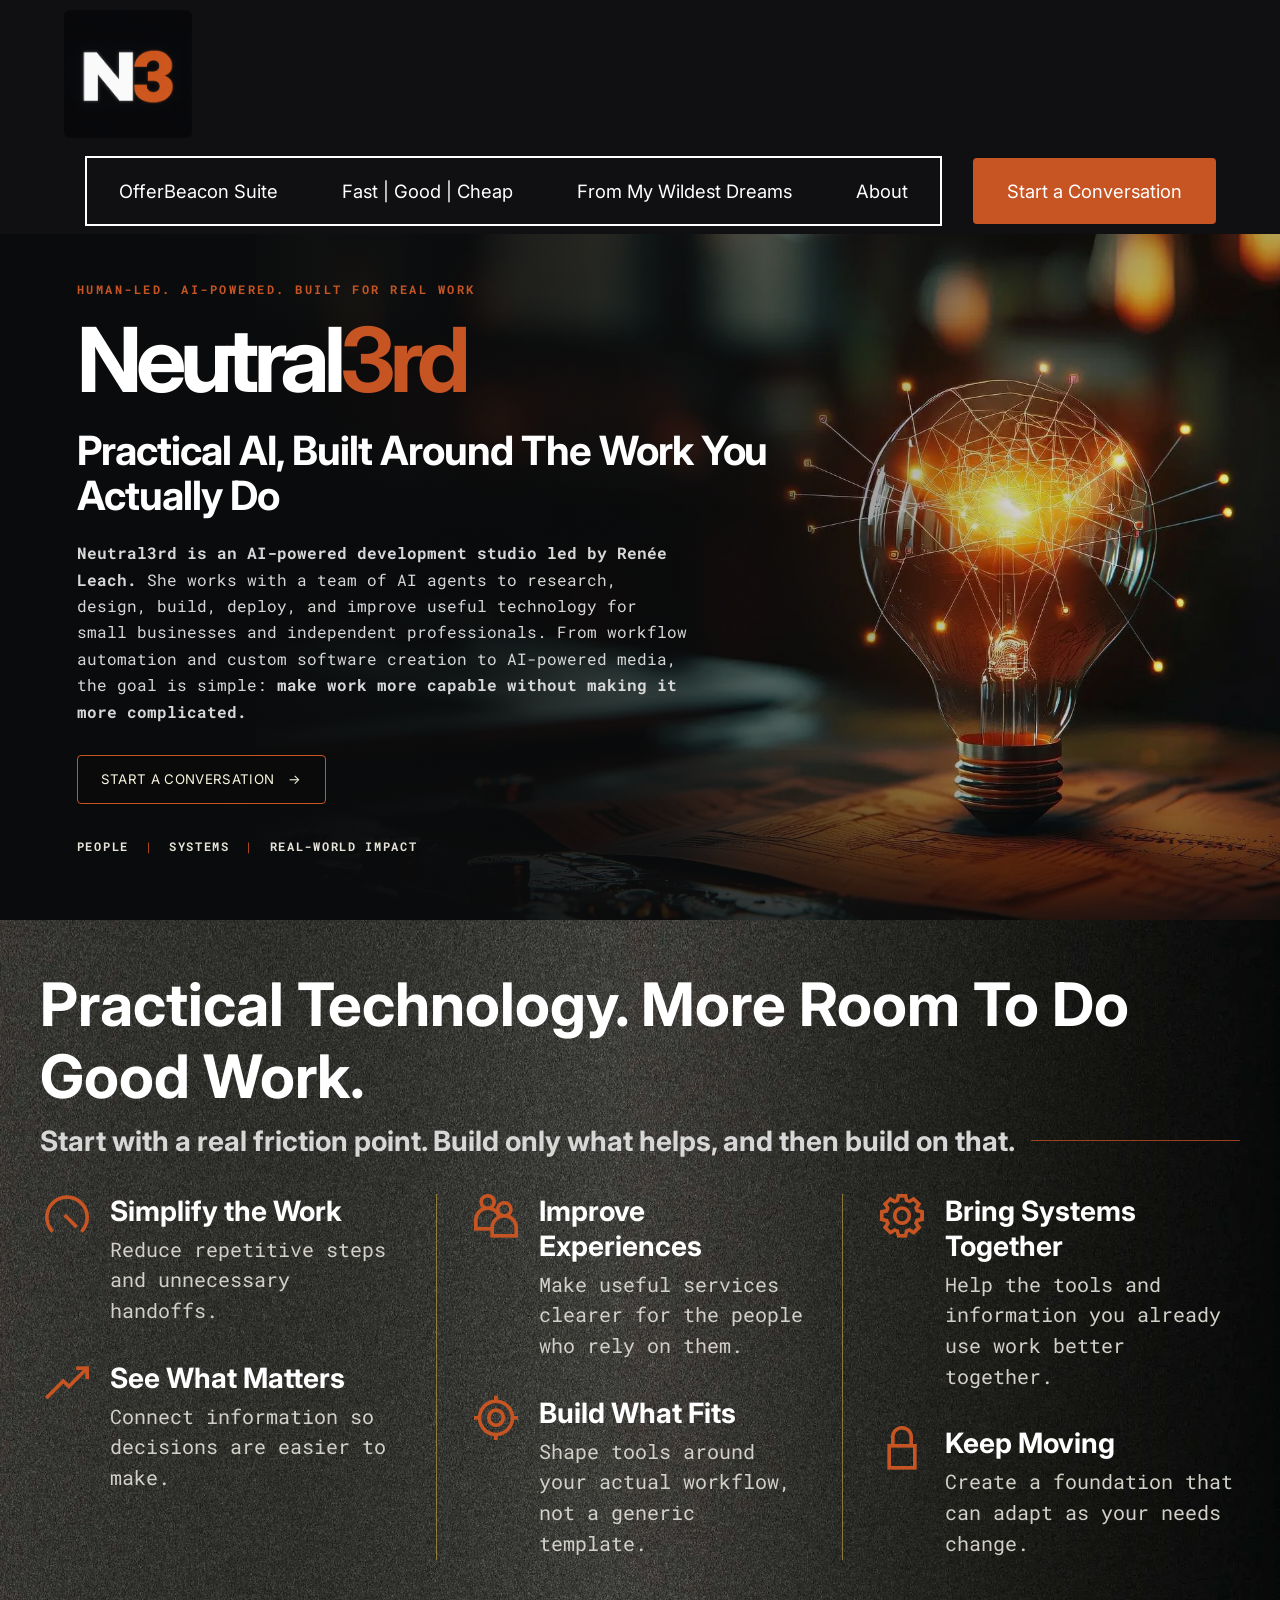
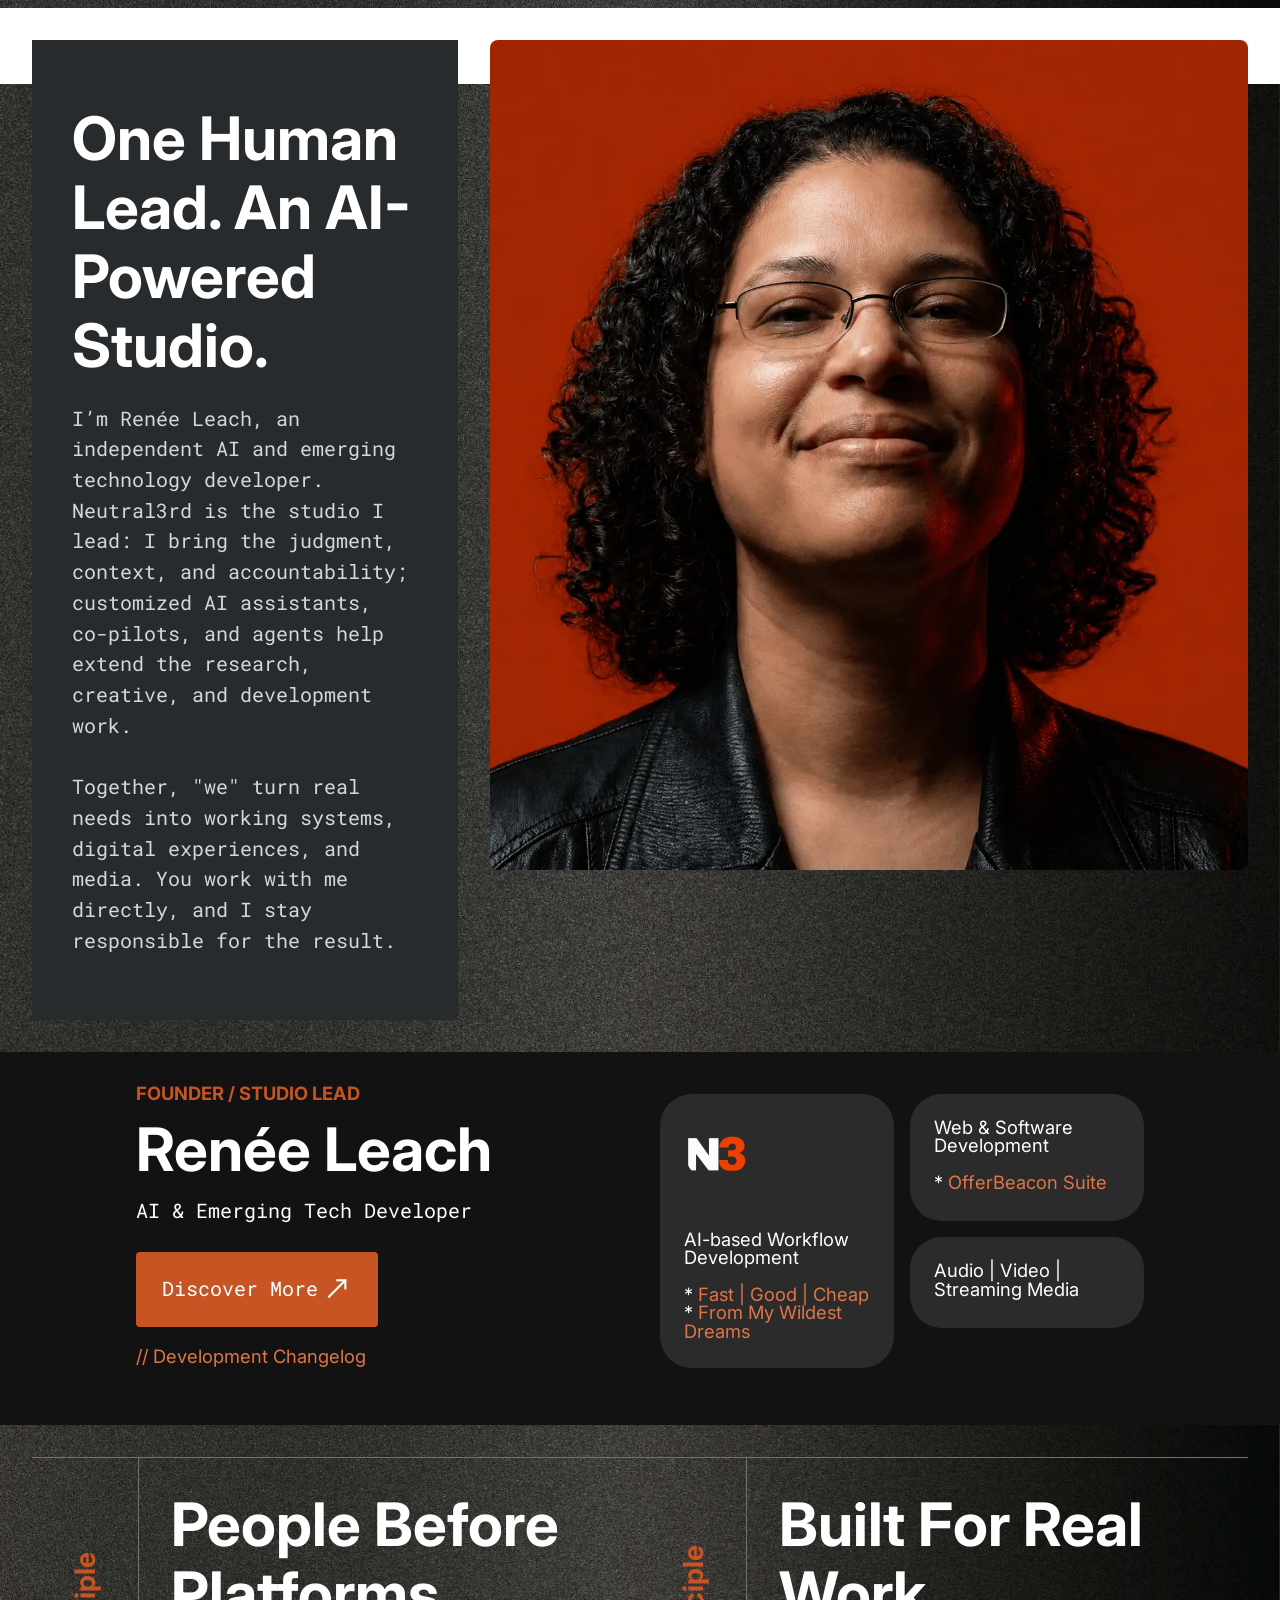
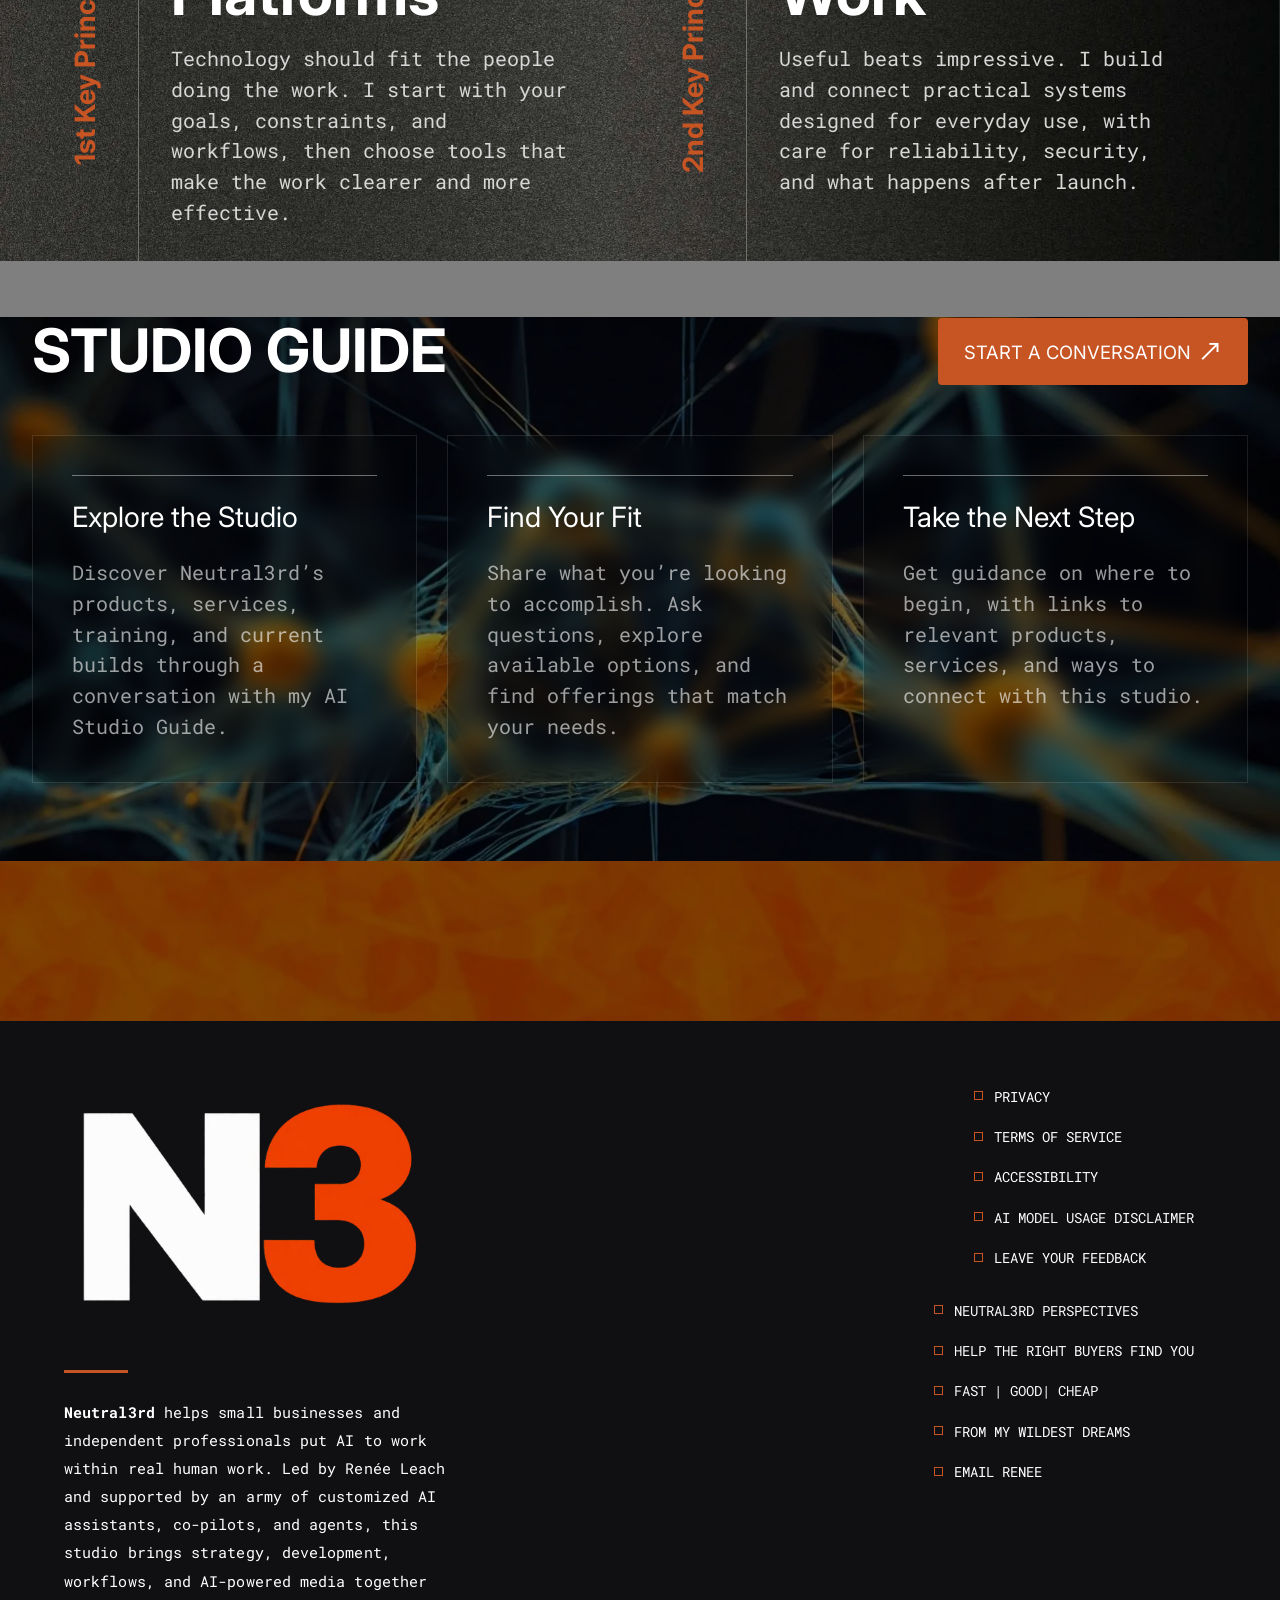
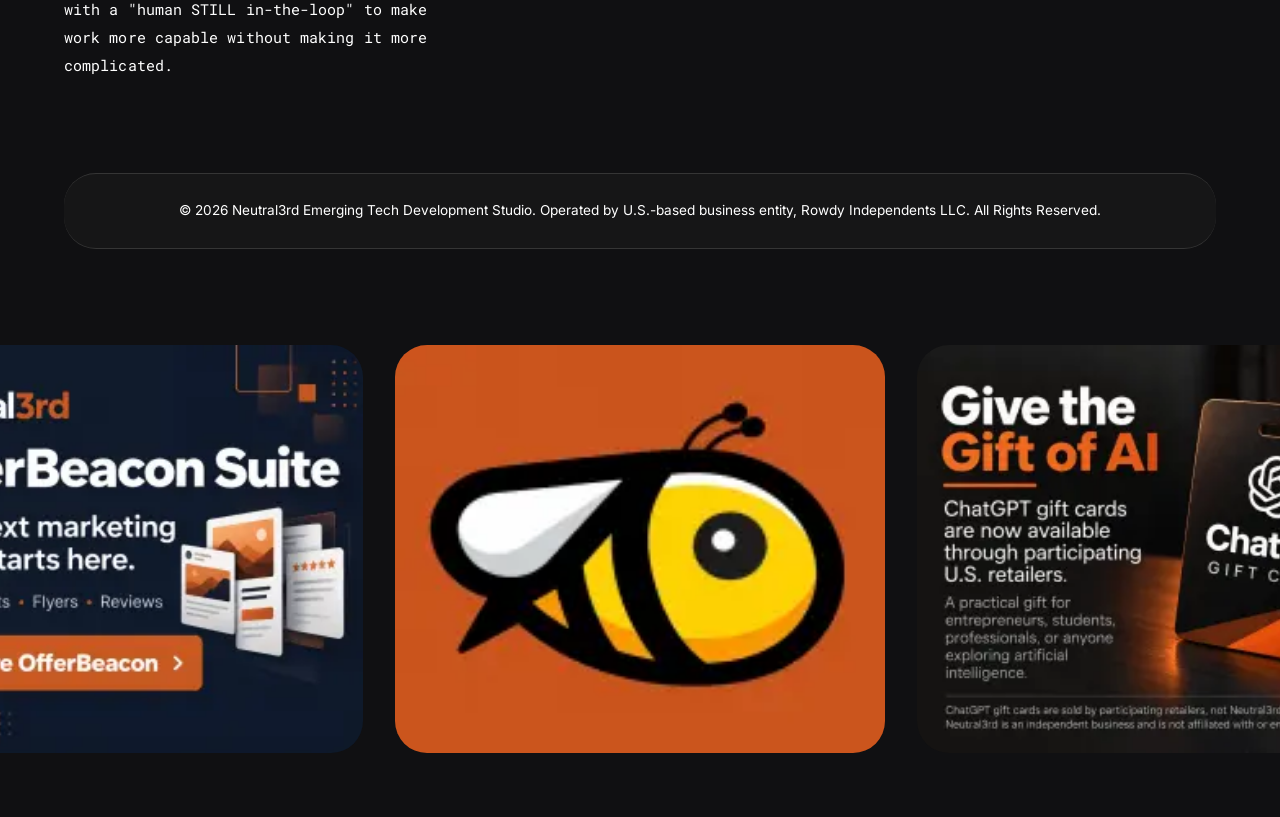
<file: index.html>
<!DOCTYPE html>
<html  >
<head>
  
  <meta charset="UTF-8">
  <meta http-equiv="X-UA-Compatible" content="IE=edge">
  
  <meta name="twitter:card" content="summary_large_image"/>
  <meta name="twitter:image:src" content="assets/images/index-meta.png">
  <meta property="og:image" content="assets/images/index-meta.png">
  <meta name="twitter:title" content="Neutral3rd | AI-Powered Emerging Tech Development Studio">
  <meta name="viewport" content="width=device-width, initial-scale=1, minimum-scale=1">
  <link rel="shortcut icon" href="assets/images/white20and20orange20n320logo-128x128.png" type="image/x-icon">
  <meta name="description" content="Neutral3rd is Renée Leach’s AI-powered development studio, combining human direction and AI agents to build practical technology, automation, and media for real work.">
  
  
  <title>Neutral3rd | AI-Powered Emerging Tech Development Studio</title>
  <link rel="stylesheet" href="assets/web/assets/mobirise-icons2/mobirise2.css">
  <link rel="stylesheet" href="assets/bootstrap/css/bootstrap.min.css">
  <link rel="stylesheet" href="assets/parallax/jarallax.css">
  <link rel="stylesheet" href="assets/dropdown/css/style.css">
  <link rel="stylesheet" href="assets/socicon/css/styles.css">
  <link rel="stylesheet" href="assets/theme/css/style.css">
  <link rel="preload" href="https://fonts.googleapis.com/css?family=Inter:100,200,300,400,500,600,700,800,900,100i,200i,300i,400i,500i,600i,700i,800i,900i&display=swap" as="style" onload="this.onload=null;this.rel='stylesheet'">
  <noscript><link rel="stylesheet" href="https://fonts.googleapis.com/css?family=Inter:100,200,300,400,500,600,700,800,900,100i,200i,300i,400i,500i,600i,700i,800i,900i&display=swap"></noscript>
  <link rel="preload" href="https://fonts.googleapis.com/css?family=Roboto+Mono:100,200,300,400,500,600,700,100i,200i,300i,400i,500i,600i,700i&display=swap" as="style" onload="this.onload=null;this.rel='stylesheet'">
  <noscript><link rel="stylesheet" href="https://fonts.googleapis.com/css?family=Roboto+Mono:100,200,300,400,500,600,700,100i,200i,300i,400i,500i,600i,700i&display=swap"></noscript>
  <link rel="preload" as="style" href="assets/mobirise/css/mbr-additional.css?v=ClS6FB"><link rel="stylesheet" href="assets/mobirise/css/mbr-additional.css?v=ClS6FB" type="text/css">

  
  
  

<meta name="theme-color" content="#f9f6e0">
<link rel="manifest" href="manifest.json">
<script src="sw-connect.js"></script>
<meta name="mobile-web-app-capable" content="yes">
<meta name="apple-mobile-web-app-capable" content="yes">
<link rel="apple-touch-startup-image" media="(device-width: 320px) and (device-height: 568px) and (-webkit-device-pixel-ratio: 2) and (orientation: portrait)" href="assets/images/apple-launch-640x1136.png">
<link rel="apple-touch-startup-image" media="(device-width: 375px) and (device-height: 667px) and (-webkit-device-pixel-ratio: 2) and (orientation: portrait)" href="assets/images/apple-launch-750x1334.png">
<link rel="apple-touch-startup-image" media="(device-width: 414px) and (device-height: 736px) and (-webkit-device-pixel-ratio: 3) and (orientation: portrait)" href="assets/images/apple-launch-1242x2208.png">
<link rel="apple-touch-startup-image" media="(device-width: 375px) and (device-height: 812px) and (-webkit-device-pixel-ratio: 3) and (orientation: portrait)" href="assets/images/apple-launch-1125x2436.png">
<link rel="apple-touch-startup-image" media="(device-width: 390px) and (device-height: 844px) and (-webkit-device-pixel-ratio: 3) and (orientation: portrait)" href="assets/images/apple-launch-1170x2532.png">
<link rel="apple-touch-startup-image" media="(device-width: 393px) and (device-height: 852px) and (-webkit-device-pixel-ratio: 3) and (orientation: portrait)" href="assets/images/apple-launch-1179x2556.png">
<link rel="apple-touch-startup-image" media="(device-width: 430px) and (device-height: 932px) and (-webkit-device-pixel-ratio: 3) and (orientation: portrait)" href="assets/images/apple-launch-1290x2796.png">
<link rel="apple-touch-startup-image" media="(device-width: 768px) and (device-height: 1024px) and (-webkit-device-pixel-ratio: 2) and (orientation: portrait)" href="assets/images/apple-launch-1536x2048.png">
<link rel="apple-touch-startup-image" media="(device-width: 834px) and (device-height: 1112px) and (-webkit-device-pixel-ratio: 2) and (orientation: portrait)" href="assets/images/apple-launch-1668x2224.png">
<link rel="apple-touch-startup-image" media="(device-width: 834px) and (device-height: 1194px) and (-webkit-device-pixel-ratio: 2) and (orientation: portrait)" href="assets/images/apple-launch-1668x2388.png">
<link rel="apple-touch-startup-image" media="(device-width: 1024px) and (device-height: 1366px) and (-webkit-device-pixel-ratio: 2) and (orientation: portrait)" href="assets/images/apple-launch-2048x2732.png">
<meta name="apple-mobile-web-app-status-bar-style" content="default">
<meta name="apple-mobile-web-app-title" content="Neutral3rd Emerging Technologies Development Studio">
<link rel="apple-touch-icon" href="apple-touch-icon.png"></head>
<body>
  
  <section data-bs-version="5.1" class="menu menu01 glancem5 cid-vyMJUqlvSn" once="menu" id="menu01-20">
    

    <nav class="navbar navbar-dropdown navbar-expand-lg">
        <div class="content-wrap container-fluid">
            <div class="navbar-brand">
                <span class="navbar-logo">
                    <a href="https://neutral3rd.space">
                        <img src="[data-uri]" alt="Neutral3rd Emerging Tech Development Studio" style="height: 8rem;" loading="lazy" class="lazyload" data-src="assets/images/white20and20orange20n320logo-1206x1206.png">
                    </a>
                </span>
                
            </div>
            <button class="navbar-toggler" type="button" data-toggle="collapse" data-bs-toggle="collapse" data-target="#navbarSupportedContent" data-bs-target="#navbarSupportedContent" aria-controls="navbarNavAltMarkup" aria-expanded="false" aria-label="Toggle navigation">
                <div class="hamburger">
                    <span></span>
                    <span></span>
                    <span></span>
                    <span></span>
                </div>
            </button>
            <div class="collapse navbar-collapse" id="navbarSupportedContent">
                <ul class="navbar-nav nav-dropdown" data-app-modern-menu="true"><li class="nav-item"><a class="nav-link link text-info text-primary display-4" href="https://offerbeacon.neutral3rd.space" target="_blank">OfferBeacon Suite</a></li><li class="nav-item"><a class="nav-link link text-info text-primary display-4" href="https://neutral3rd.space/fast-good-cheap">Fast | Good | Cheap</a></li><li class="nav-item"><a class="nav-link link text-info text-primary display-4" href="https://neutral3rd.space/custom-task-prompt">From My Wildest Dreams</a></li>
                    
                    <li class="nav-item"><a class="nav-link link text-info text-primary display-4" href="index.html#dev-about">About</a>
                    </li></ul>
                
                <div class="navbar-buttons mbr-section-btn"><a class="btn btn-secondary display-4" href="https://studioguide.neutral3rd.space/chat?token=cf7573456c87d54489c7ba5f0a2e93bf&name=Samir%20%7C%20Neutral3rd%20Emerging%20Tech%20Development%20Studio&accent=%23c75423&greet=Hey!%20Welcome%20to%20Neutral3rd.%20I%27m%20Samir%2C%20Neutral3rd%27s%20AI%20studio%20guide.%20I%20can%20help%20you%20explore%20the%20OfferBeacon%20Suite%2C%20learn%20about%20this%20development%20studio%20in%20general%2C%20or%20find%20the%20right%20next%20step.%20What%20brings%20you%20here%20today%3F&face=https%3A%2F%2Fcuevueapp.com%2Fassets%2Ffaces%2Fstandard%2F62227bb3-2f6e-4220-b3c9-2c02b2fdb349.jpg&page=https%3A%2F%2Fstudioguide.neutral3rd.space%2Fneutral3rd-emerging-technologies%2Fsamir-from-neutral3rd-emerging&mode=desktop&lang=en" target="_blank">Start a Conversation</a></div>
            </div>
        </div>
    </nav>
</section>

<section data-bs-version="5.1" class="features08 fabm5 neutral3rd-hero cid-tPfidOb3iJ" id="header01-1">




<!-- BACKGROUND OVERLAY -->




<!-- CINEMATIC IMAGE LAYER -->

<div class="n3-hero-media">

  <div class="n3-hero-image-frame" style="background-image: url(assets/images/mbr-6-1920x1280.webp); background-position: 20% 65%; width: 80%;">
  </div>

  <div class="n3-hero-image-shade" aria-hidden="true"></div>

</div>


<!-- MAIN CONTENT -->

<div class="n3-hero-container container-fluid">

  <div class="n3-hero-content">

    <!-- EYEBROW -->

    <p class="n3-hero-eyebrow mbr-fonts-style display-7">HUMAN-LED. AI-POWERED. BUILT FOR REAL WORK</p>


    <!-- BRAND -->

    <h1 class="n3-hero-brand mbr-fonts-style display-1"><strong>
      Neutral<span class="n3-gold"><b>3rd</b></span></strong></h1>


    <!-- HEADLINE -->

    <h2 class="n3-hero-headline mbr-fonts-style display-2">Practical AI, Built Around The Work You Actually Do</h2>


    <!-- DESCRIPTION -->

    <p class="n3-hero-description mbr-fonts-style display-7"><strong>Neutral3rd is an AI-powered development studio led by Renée Leach.</strong> She works with a team of AI agents to research, design, build, deploy, and improve useful technology for small businesses and independent professionals. From workflow automation and custom software creation to AI-powered media, the goal is simple: <strong>make work more capable without making it more complicated.</strong><br></p>


    <!-- BUTTONS -->

    <div class="n3-hero-buttons mbr-section-btn">

     <!-- <a class="btn btn-primary display-4" href="#">
        EXPLORE THE BUILDS
        <span aria-hidden="true">→</span>
      </a> -->

      <a class="btn btn-secondary display-4" href="https://studioguide.neutral3rd.space/chat?token=cf7573456c87d54489c7ba5f0a2e93bf&name=Samir%20%7C%20Neutral3rd%20Emerging%20Tech%20Development%20Studio&accent=%23c75423&greet=Hey!%20Welcome%20to%20Neutral3rd.%20I%27m%20Samir%2C%20Neutral3rd%27s%20AI%20studio%20guide.%20I%20can%20help%20you%20explore%20the%20OfferBeacon%20Suite%2C%20learn%20about%20this%20development%20studio%20in%20general%2C%20or%20find%20the%20right%20next%20step.%20What%20brings%20you%20here%20today%3F&face=https%3A%2F%2Fcuevueapp.com%2Fassets%2Ffaces%2Fstandard%2F62227bb3-2f6e-4220-b3c9-2c02b2fdb349.jpg&page=https%3A%2F%2Fstudioguide.neutral3rd.space%2Fneutral3rd-emerging-technologies%2Fsamir-from-neutral3rd-emerging&mode=desktop&lang=en" target="_blank">START A CONVERSATION <span aria-hidden="true">→</span></a>

    </div>

    <!-- KEYWORDS  -->

    <p class="n3-hero-keywords mbr-fonts-style display-7">
      PEOPLE <span>|</span>&nbsp;SYSTEMS <span>|</span>
      REAL-WORLD IMPACT
    </p>

  </div>

</div>

</section>

<section data-bs-version="5.1" class="features08 fabm5 neutral3rd-benefits cid-vyqf49IxUR mbr-parallax-background" id="features08-o">

    

    
    

    <div class="container-fluid">

        <div class="row">
            <div class="col-12">

                <div class="benefits-heading">

                    <h2 class="mbr-section-title mbr-fonts-style display-2"><strong>Practical Technology. More Room To Do Good Work.</strong></h2>

                    <div class="benefits-subtitle-row">
                        <p class="mbr-text mbr-fonts-style display-5"><strong>Start with a real friction point. Build only what helps, and then build on that.</strong></p>

                        <span class="benefits-heading-line"></span>
                        
                    </div>
<p class="mbr-text mbr-fonts-style display-5"></p>

                </div>

            </div>
        </div>

        <div class="row">
            <div class="col-12">

                <div class="benefits-grid">

                    <!-- COLUMN 1 -->
                    <div class="benefits-column">

                        <div class="benefit-item">
                            <div class="benefit-icon">
                                <span class="mbr-iconfont mobi-mbri-speed mobi-mbri"></span>
                            </div>
                            <div class="benefit-content">
                                <h3 class="benefit-title mbr-fonts-style display-5"><strong>Simplify the Work</strong></h3>
                                <p class="benefit-description mbr-fonts-style display-7">
                                    Reduce repetitive steps and unnecessary handoffs.
                                </p>
                            </div>
                        </div>

                        <div class="benefit-item">
                            <div class="benefit-icon">
                                <span class="mbr-iconfont mobi-mbri-growing-chart mobi-mbri"></span>
                            </div>
                            <div class="benefit-content">
                                <h3 class="benefit-title mbr-fonts-style display-5"><strong>See What Matters</strong></h3>
                                <p class="benefit-description mbr-fonts-style display-7">
                                    Connect information so decisions are easier to make.
                                </p>
                            </div>
                        </div>

                    </div>

                    <!-- COLUMN 2 -->
                    <div class="benefits-column">

                        <div class="benefit-item">
                            <div class="benefit-icon">
                                <span class="mbr-iconfont mobi-mbri-users mobi-mbri"></span>
                            </div>
                            <div class="benefit-content">
                                <h3 class="benefit-title mbr-fonts-style display-5"><strong>Improve Experiences</strong></h3>
                                <p class="benefit-description mbr-fonts-style display-7">
                                    Make useful services clearer for the people who rely on them.
                                </p>
                            </div>
                        </div>

                        <div class="benefit-item">
                            <div class="benefit-icon">
                                <span class="mbr-iconfont mobi-mbri-target mobi-mbri"></span>
                            </div>
                            <div class="benefit-content">
                                <h3 class="benefit-title mbr-fonts-style display-5"><strong>Build What Fits</strong></h3>
                                <p class="benefit-description mbr-fonts-style display-7">
                                    Shape tools around your actual workflow, not a generic template.
                                </p>
                            </div>
                        </div>

                    </div>

                    <!-- COLUMN 3 -->
                    <div class="benefits-column">

                        <div class="benefit-item">
                            <div class="benefit-icon">
                                <span class="mbr-iconfont mobi-mbri-setting mobi-mbri"></span>
                            </div>
                            <div class="benefit-content">
                                <h3 class="benefit-title mbr-fonts-style display-5"><strong>Bring Systems Together</strong></h3>
                                <p class="benefit-description mbr-fonts-style display-7">
                                    Help the tools and information you already use work better together.
                                </p>
                            </div>
                        </div>

                        <div class="benefit-item">
                            <div class="benefit-icon">
                                <span class="mbr-iconfont mobi-mbri-lock mobi-mbri"></span>
                            </div>
                            <div class="benefit-content">
                                <h3 class="benefit-title mbr-fonts-style display-5"><strong>Keep Moving</strong></h3>
                                <p class="benefit-description mbr-fonts-style display-7">
                                    Create a foundation that can adapt as your needs change.</p>
                            </div>
                        </div>

                    </div>

                </div>

            </div>
        </div>

    </div>
</section>

<section data-bs-version="5.1" class="features04 flexm5 cid-vyHqQvkyf4 mbr-parallax-background" id="dev-about">
    

    
    

    <div class="container-fluid">
        <div class="row">
            <div class="col-12">
                <div class="items-wrapper">
                    <div class="item features-image">
                        <div class="item-wrapper">
                            <div class="item-content">
                                <div class="title-wrap">
                                    <h4 class="item-title mbr-fonts-style display-2"><strong>One Human Lead. An AI-Powered Studio.</strong><strong><br></strong></h4>
                                    <p class="item-desc mbr-fonts-style display-7">I’m Renée Leach, an independent AI and emerging technology developer. Neutral3rd is the studio I lead: I bring the judgment, context, and accountability; customized AI assistants, co-pilots, and agents help extend the research, creative, and development work. <br><br>Together, "we" turn real needs into working systems, digital experiences, and media. You work with me directly, and I stay responsible for the result.<br></p>
                                </div>
                            </div>
                            <div class="item-img">
                                <img src="[data-uri]" alt="Renée Leach" loading="lazy" class="lazyload" data-src="assets/images/e23881d4-690f-410b-9995-3c2adae70bcd-1254x1254.webp">
                            </div>
                        </div>
                    </div>
                </div>
            </div>
        </div>
    </div>
</section>

<section data-bs-version="5.1" class="features03 rebootm5 cid-vyHAg8ALMt" id="features03-1z">
    

    
    

    <div class="container-fluid">
        <div class="row justify-content-center">
            <div class="col-12 col-lg-10 card">
                <div class="content-wrapper">
                    <div class="row content-wrap justify-content-between">
                        <div class="col-12 col-lg-5 card">
                            <div class="title-wrapper">
               <p class="mbr-label mbr-fonts-style display-4"><strong>FOUNDER / STUDIO LEAD</strong></p>                 
                                 <h2 class="mbr-section-title mbr-fonts-style display-2"><strong>Renée Leach</strong></h2>
                                <p class="mbr-text mbr-fonts-style display-7">
                                    AI &amp; Emerging Tech Developer
                                </p>
                                <div class="mbr-section-btn"><a class="btn btn-secondary display-7" href="https://rleach-dev.neutral3rd.space/" target="_blank">
                                        <span class="mobi-mbri mobi-mbri-right mbr-iconfont mbr-iconfont-btn"></span>
                                        Discover More</a></div>
                                <p class="mbr-label mbr-fonts-style display-4" style="padding-top:20px;"><a href="https://changelog.neutral3rd.space" class="text-warning" target="_blank">// Development Changelog</a></p>
                            </div>
                        </div>
                        <div class="col-12 col-lg-6 card">
                            <div class="items-wrapper">
                                <div class="card-wrapper">
                                    <div class="image-wrapper">
                                        <img src="[data-uri]" alt="" loading="lazy" class="lazyload" data-src="assets/images/bold20n320geometric20logo-512x512.webp">
                                    </div>
                                    <div class="card-box">
                                        <h4 class="item-name mbr-fonts-style display-4">AI-based Workflow Development<br><br>* <a href="https://neutral3rd.space/fast-good-cheap" class="text-warning">Fast | Good | Cheap</a><br>* <a href="https://neutral3rd.space/custom-task-prompt" class="text-warning">From My Wildest Dreams</a></h4>
                                        
                                    </div>
                                </div>
                                <div class="items-wrap">
                                    <div class="item features-without-image">
                                        <div class="item-wrapper">
                                            
                                            <h4 class="item-title mbr-fonts-style display-4"><div>Web &amp; Software Development<br><br><div>* <a href="https://offerbeacon.neutral3rd.space" class="text-warning" target="_blank">OfferBeacon Suite</a></div></div></h4>
                                            
                                        </div>
                                    </div>
                                    <div class="item features-without-image">
                                        <div class="item-wrapper">
                                            
                                            <h4 class="item-title mbr-fonts-style display-4">Audio | Video | Streaming Media</h4>
                                            
                                        </div>
                                    </div>
                                </div>
                            </div>
                        </div>
                    </div>
                </div>
            </div>
        </div>
    </div>
</section>

<section data-bs-version="5.1" class="features05 fabm5 cid-tPfiw8mInr mbr-parallax-background" id="features05-6">
    

    
    

    <div class="container-fluid">
        <div class="row">
            
            <div class="col-12 col-lg-6 item features-without-image item-mb active">
                <div class="item-wrapper">
                    <div class="card-box">
                        <div class="subtitle-wrap">
                            <h3 class="mbr-section-subtitle mbr-fonts-style display-5"><strong>1st Key Principle</strong></h3>
                        </div>
                        <div class="content-wrapper">
                            <h2 class="mbr-section-title mbr-fonts-style display-2">
                                <strong>People Before Platforms</strong></h2>
                            <p class="mbr-text mbr-fonts-style display-7">Technology should fit the people doing the work. I start with your goals, constraints, and workflows, then choose tools that make the work clearer and more effective.</p>
                            
                        </div>
                    </div>
                </div>
            </div><div class="col-12 col-lg-6 item features-without-image item-mb">
                <div class="item-wrapper">
                    <div class="card-box">
                        <div class="subtitle-wrap">
                            <h3 class="mbr-section-subtitle mbr-fonts-style display-5">
                                <strong>2nd Key Principle</strong>
                            </h3>
                        </div>
                        <div class="content-wrapper">
                            <h2 class="mbr-section-title mbr-fonts-style display-2">
                                <strong>Built For Real Work</strong></h2>
                            <p class="mbr-text mbr-fonts-style display-7">
                                Useful beats impressive. I build and connect practical systems designed for everyday use, with care for reliability, security, and what happens after launch.</p>
                            
                        </div>
                    </div>
                </div>
            </div>
        </div>
    </div>
</section>

<section data-bs-version="5.1" class="features01 shapem5 cid-vzkBFrRlJz mbr-parallax-background" id="features01-4d">
    

    
    <div class="mbr-overlay" style="opacity: 0.5; background-color: rgb(0, 0, 0);"></div>

    <div class="container-fluid">
        <div class="row">
            <div class="col-12 col-lg-6 card">
                <div class="title-wrapper">
                    <h2 class="mbr-section-title mbr-fonts-style display-2"><strong>STUDIO GUIDE</strong></h2>
                </div>
            </div>
            <div class="col-12 col-lg-6 card">
                <div class="mbr-section-btn main-btn"><a class="btn btn-secondary display-4" href="https://studioguide.neutral3rd.space/neutral3rd-emerging-technologies/samir-from-neutral3rd-emerging" target="_blank">
                        <span class="mobi-mbri mobi-mbri-right mbr-iconfont mbr-iconfont-btn"></span>
                        START A CONVERSATION</a></div>
            </div>
        </div>
        <div class="row items-wrapper">
            <div class="col-12 col-lg-4 item features-without-image">
                <div class="item-wrapper item-blur">
                    <div class="card-box">
                        
                        <div class="border-wrapper"></div>
                        <h4 class="card-title mbr-fonts-style display-5">Explore the Studio</h4>
                        <p class="card-text mbr-fonts-style display-7">
                            Discover Neutral3rd’s products, services, training, and current builds through a conversation with my AI Studio Guide.
                        </p>
                        
                    </div>
                </div>
            </div>
            <div class="col-12 col-lg-4 item features-without-image">
                <div class="item-wrapper item-blur">
                    <div class="card-box">
                        
                        <div class="border-wrapper"></div>
                        <h4 class="card-title mbr-fonts-style display-5">Find Your Fit</h4>
                        <p class="card-text mbr-fonts-style display-7">
                            Share what you’re looking to accomplish. Ask questions, explore available options, and find offerings that match your needs.
                        </p>
                        
                    </div>
                </div>
            </div>
            <div class="col-12 col-lg-4 item features-without-image">
                <div class="item-wrapper item-blur">
                    <div class="card-box">
                        
                        <div class="border-wrapper"></div>
                        <h4 class="card-title mbr-fonts-style display-5">Take the Next Step</h4>
                        <p class="card-text mbr-fonts-style display-7">
                            Get guidance on where to begin, with links to relevant products, services, and ways to connect with this studio.
                        </p>
                        
                    </div>
                </div>
            </div>
        </div>
    </div>
</section>

<section data-bs-version="5.1" class="info1 cid-vyXIGhjOWm mbr-parallax-background" id="info1-3e">
    

    <div class="mbr-overlay" style="opacity: 0.5; background-color: rgb(0, 0, 0);">
    </div>

    <div class="container-fluid">
        <div class="row">
            <div class="col-12 col-lg-12">
                
                
                
            </div>
        </div>
    </div>
</section>

<section data-bs-version="5.1" class="footer01 impactm5 cid-vyuTH9KVkF" once="footers" id="footer01-1m">

    

    
    

    <div class="container-fluid">

        <div class="row justify-content-center n3-footer-main">

            <div class="col-12 col-lg-7">

                <div class="content-wrapper">

                    <div class="title-wrapper">
                        <div class="title-wrap">

                            <div class="logo-wrapper">
                                <a href="https://neutral3rd.space"><img class="n3-footer-logo lazyload" src="[data-uri]" alt="Neutral3rd Emerging Tech Development Studio" loading="lazy" data-src="assets/images/bold20n320geometric20logo-1-512x512.webp"></a>
                            </div>

                           

                        </div>
                    </div>

                    <!-- <div class="text-wrapper" mbr-if="showText">
                        <p class="mbr-text mbr-fonts-style" mbr-theme-style="display-7" data-app-selector=".mbr-text, .text-wrapper">xx</p>
                    </div> -->

                    <div class="desc-wrapper">

                       <!-- <h3 class="mbr-section-subtitle mbr-fonts-style" data-app-selector=".mbr-section-subtitle" mbr-theme-style="display-5" mbr-if="showSubtitle">
                            <b>ABOUT THE STUDIO</b>
                        </h3> -->

                        <div class="desc-wrap">
                            <p class="mbr-desc mbr-fonts-style display-7"><strong>Neutral3rd</strong> helps small businesses and independent professionals put AI to work within real human work. Led by Renée Leach and supported by an army of customized AI assistants, co-pilots, and agents, this studio brings strategy, development, workflows, and AI-powered media together with a "human STILL in-the-loop" to make work more capable without making it more complicated.<br></p>
                        </div>

                        

                    </div>
                </div>
            </div>

            <div class="col-12 col-lg-5">
                <div class="navigation-wrap">
                    <div class="nav-wrapper">

                        <div class="nav-wrap">
                            <ul class="list mbr-fonts-style display-7">
                                <li class="item-wrap"><strong><a href="https://neutral3rd.space/privacy" class="text-info">PRIVACY</a></strong></li><a href="privacy.html" class="text-primary"><strong>
                                </strong></a><li class="item-wrap"><strong><a href="https://neutral3rd.space/terms" class="text-info">TERMS OF SERVICE</a></strong></li><a href="https://neutral3rd.space/terms" class="text-primary">
                                </a><li class="item-wrap"><strong><a href="https://neutral3rd.space/accessibility" class="text-info">ACCESSIBILITY</a></strong></li><li class="item-wrap"><strong><a href="https://neutral3rd.space/llm-usage" class="text-white">AI MODEL USAGE DISCLAIMER</a></strong></li><li class="item-wrap"><strong><a href="https://connections.neutral3rd.space/wall" class="text-info" target="_blank">LEAVE YOUR FEEDBACK</a></strong></li>
                            </ul>
                        </div>

                        <div class="nav-wrap">
                            <ul class="list mbr-fonts-style display-7">
                                <li class="item-wrap"><strong><a href="https://perspectives.neutral3rd.space/" class="text-white" target="_blank">NEUTRAL3RD PERSPECTIVES</a></strong></li><li class="item-wrap"><strong><a href="https://offerbeacon.neutral3rd.space/" class="text-info" target="_blank">HELP THE RIGHT BUYERS FIND YOU</a></strong></li><li class="item-wrap"><strong><a href="https://neutral3rd.space/fast-good-cheap" class="text-white">FAST | GOOD| CHEAP</a></strong></li><li class="item-wrap"><strong><a href="https://neutral3rd.space/custom-task-prompt" class="text-info text-primary">FROM MY WILDEST DREAMS</a></strong></li><a href="https://neutral3rd.space" class="text-primary">
</a><li class="item-wrap"><strong><a href="mailto:renee.leach@neutral3rd.space?subject=Business%20Inquiry" class="text-info">EMAIL RENEE</a></strong></li>
                            </ul>
                        </div>

                        

                    </div>
                </div>
            </div>

            <div class="col-12">
                <p class="mbr-copy mbr-fonts-style card-wrap display-4">
                    © 2026 Neutral3rd Emerging Tech Development Studio. Operated by U.S.-based business entity, Rowdy Independents LLC. All Rights Reserved.
                </p>
            </div>

        </div>
    </div>
</section>

<section data-bs-version="5.1" class="slider1 mbr-embla cid-vyXOzXH4YS" id="slider01-3n">
    
    
    <div class="position-relative text-center">
        
        <div class="embla mt-4" data-skip-snaps="true" data-align="center" data-contain-scroll="trimSnaps" data-loop="true" data-auto-play="true" data-auto-play-interval="5" data-draggable="true">
            <div class="embla__viewport container-fluid">
                <div class="embla__container">
                    
                    <div class="embla__slide slider-image item active" style="margin-left: 1rem; margin-right: 1rem;">
                        <div class="slide-content">
                            <div class="item-wrapper">
                                <div class="item-img">
                                    <img src="[data-uri]" alt="Honeygain" data-slide-to="1" data-bs-slide-to="1" loading="lazy" class="lazyload" data-src="assets/images/bold20cartoon20bee20logo20on20copper20background-192x160.webp">
                                </div>
                            </div>
                            <!--<div class="item-content">
                                <div class="img-link">
                                   <h2 class="mbr-fonts-style m-0" data-app-selector=".img-link, .link-icon" mbr-theme-style="display-7">[service]</h2>
                                    <span mbr-icon class="mbr-iconfont link-icon mobi-mbri-right mobi-mbri"></span>
                                </div>
                            </div>-->

                        </div>
                    </div>
                    <div class="embla__slide slider-image item" style="margin-left: 1rem; margin-right: 1rem;">
                        <div class="slide-content">
                            <div class="item-wrapper">
                                <div class="item-img">
                                    
                                <a href="https://help.openai.com/en/articles/20001491-buying-and-redeeming-openai-gift-cards?utm_source=chatgpt.com" target="true"></a><a href="https://help.openai.com/en/articles/20001491-buying-and-redeeming-openai-gift-cards?utm_source=chatgpt.com"><img src="[data-uri]" alt="OpenAI ChatGPT Gift Cards" data-slide-to="2" data-bs-slide-to="2" loading="lazy" class="lazyload" data-src="assets/images/chatgpt20gift20card20promo-300x250.webp"></a></div>
                            </div>
                            <!--<div class="item-content">
                                <div class="img-link">
                                   <h2 class="mbr-fonts-style m-0" data-app-selector=".img-link, .link-icon" mbr-theme-style="display-7">[service]</h2>
                                    <span mbr-icon class="mbr-iconfont link-icon mobi-mbri-right mobi-mbri"></span>
                                </div>
                            </div>-->

                        </div>
                    </div>
                    <div class="embla__slide slider-image item" style="margin-left: 1rem; margin-right: 1rem;">
                        <div class="slide-content">
                            <div class="item-wrapper">
                                <div class="item-img">
                                    
                                <a href="index.html"><img src="[data-uri]" alt="N3 Advertisement Placeholder" data-slide-to="3" data-bs-slide-to="3" loading="lazy" class="lazyload" data-src="assets/images/minimalist20n320advertisement20placeholder-300x250.webp"></a></div>
                            </div>
                            <!--<div class="item-content">
                                <div class="img-link">
                                   <h2 class="mbr-fonts-style m-0" data-app-selector=".img-link, .link-icon" mbr-theme-style="display-7">[service]</h2>
                                    <span mbr-icon class="mbr-iconfont link-icon mobi-mbri-right mobi-mbri"></span>
                                </div>
                            </div>-->

                        </div>
                    </div><div class="embla__slide slider-image item" style="margin-left: 1rem; margin-right: 1rem;">
                        <div class="slide-content">
                            <div class="item-wrapper">
                                <div class="item-img">
                                    
                                <a href="index.html"><img src="[data-uri]" alt="N3 Advertisement Placeholder" data-slide-to="4" data-bs-slide-to="4" loading="lazy" class="lazyload" data-src="assets/images/minimalist20n320advertisement20placeholder-300x250.webp"></a></div>
                            </div>
                            <!--<div class="item-content">
                                <div class="img-link">
                                   <h2 class="mbr-fonts-style m-0" data-app-selector=".img-link, .link-icon" mbr-theme-style="display-7">[service]</h2>
                                    <span mbr-icon class="mbr-iconfont link-icon mobi-mbri-right mobi-mbri"></span>
                                </div>
                            </div>-->

                        </div>
                    </div><div class="embla__slide slider-image item" style="margin-left: 1rem; margin-right: 1rem;">
                        <div class="slide-content">
                            <div class="item-wrapper">
                                <div class="item-img">
                                    
                                <a href="index.html"><img src="[data-uri]" alt="N3 Advertisement Placeholder" data-slide-to="4" data-bs-slide-to="4" loading="lazy" class="lazyload" data-src="assets/images/minimalist20n320advertisement20placeholder-300x250.webp"></a></div>
                            </div>
                            <!--<div class="item-content">
                                <div class="img-link">
                                   <h2 class="mbr-fonts-style m-0" data-app-selector=".img-link, .link-icon" mbr-theme-style="display-7">[service]</h2>
                                    <span mbr-icon class="mbr-iconfont link-icon mobi-mbri-right mobi-mbri"></span>
                                </div>
                            </div>-->

                        </div>
                    </div><div class="embla__slide slider-image item" style="margin-left: 1rem; margin-right: 1rem;">
                        <div class="slide-content">
                            <div class="item-wrapper">
                                <div class="item-img">
                                    
                                <a href="index.html" target="false"></a><a href="https://offerbeacon.neutral3rd.space/"><img src="[data-uri]" alt="OfferBeacon Suite by Neutral3rd Emerging Technologies Development Studio" data-slide-to="5" data-bs-slide-to="5" loading="lazy" class="lazyload" data-src="assets/images/offerbeacon20suite20marketing20showcase-300x250.webp"></a></div>
                            </div>
                            <!--<div class="item-content">
                                <div class="img-link">
                                   <h2 class="mbr-fonts-style m-0" data-app-selector=".img-link, .link-icon" mbr-theme-style="display-7">[service]</h2>
                                    <span mbr-icon class="mbr-iconfont link-icon mobi-mbri-right mobi-mbri"></span>
                                </div>
                            </div>-->

                        </div>
                    </div>


                </div>
            </div>
            <button class="embla__button embla__button--prev">
                <span class="mobi-mbri mobi-mbri-arrow-prev mbr-iconfont" aria-hidden="true"></span>
                <span class="sr-only visually-hidden visually-hidden">Previous</span>
            </button>
            <button class="embla__button embla__button--next">
                <span class="mobi-mbri mobi-mbri-arrow-next mbr-iconfont" aria-hidden="true"></span>
                <span class="sr-only visually-hidden visually-hidden">Next</span>
            </button>
        </div>
    </div>
</section>


<script src="assets/bootstrap/js/bootstrap.bundle.min.js"></script>
  <script src="assets/parallax/jarallax.js"></script>
  <script src="assets/smoothscroll/smooth-scroll.js"></script>
  <script src="assets/ytplayer/index.js"></script>
  <script src="assets/dropdown/js/navbar-dropdown.js"></script>
  <script src="assets/embla/embla.min.js"></script>
  <script src="assets/embla/script.js"></script>
  <script src="assets/theme/js/script.js"></script>
  
  
  <!-- SocialJuice -->
<div data-socialjuice="toast" data-space="10643" data-slug="neutral3rd" data-id="7630" data-title="Floating review toast"></div>
<script src="https://embed.socialjuice.io/js/embed.js" async=""></script>
<!-- End SocialJuice -->

<style>
/* Neutral3rd: Basic Image Protection */
img {
  -webkit-user-drag: none;
  user-drag: none;
  -webkit-touch-callout: none;
}
</style>

<script>
(function () {
  "use strict";

  // Prevent the image-specific right-click menu.
  document.addEventListener("contextmenu", function (event) {
    if (event.target.closest("img, picture")) {
      event.preventDefault();
    }
  });

  // Prevent dragging images onto the desktop.
  document.addEventListener("dragstart", function (event) {
    if (event.target.closest("img, picture")) {
      event.preventDefault();
    }
  });
})();
</script>


<!-- Strategic Analytics Tag Manager -->
<script type="text/javascript">
var _mtm = window._mtm = window._mtm || [];
_mtm.push({"mtm.startTime": (new Date().getTime()), "event": "mtm.Start"});
var d=document, g=d.createElement("script"), s=d.getElementsByTagName("script")[0];
g.type="text/javascript"; g.async=true; g.src="https://track.stratanalytics.com/js/container_J1LY7Kmm.js"; s.parentNode.insertBefore(g,s);
</script>
<!-- End Strategic Analytics Tag Manager -->
 <div id="scrollToTop" class="scrollToTop mbr-arrow-up"><a style="text-align: center;"><i class="mbr-arrow-up-icon mbr-arrow-up-icon-cm cm-icon cm-icon-smallarrow-up"></i></a></div>
  
<script>"use strict";if("loading"in HTMLImageElement.prototype){document.querySelectorAll('img[loading="lazy"]').forEach(e=>{e.src=e.dataset.src;if(e.getAttribute("style")){e.setAttribute("data-temp-style",e.getAttribute("style"))};if(e.getAttribute("data-aspectratio")){e.style.paddingTop=100*e.getAttribute("data-aspectratio")+"%";e.style.height=0;}e.onload=function(){if(e.getAttribute("data-temp-style")){e.setAttribute("style", e.getAttribute("data-temp-style"))}else{e.removeAttribute("style")};e.removeAttribute("data-temp-style")}})}else{const e=document.createElement("script");e.src="https://cdnjs.cloudflare.com/ajax/libs/lazysizes/5.1.2/lazysizes.min.js";document.body.appendChild(e)}</script>
</body>
</html>
</file>
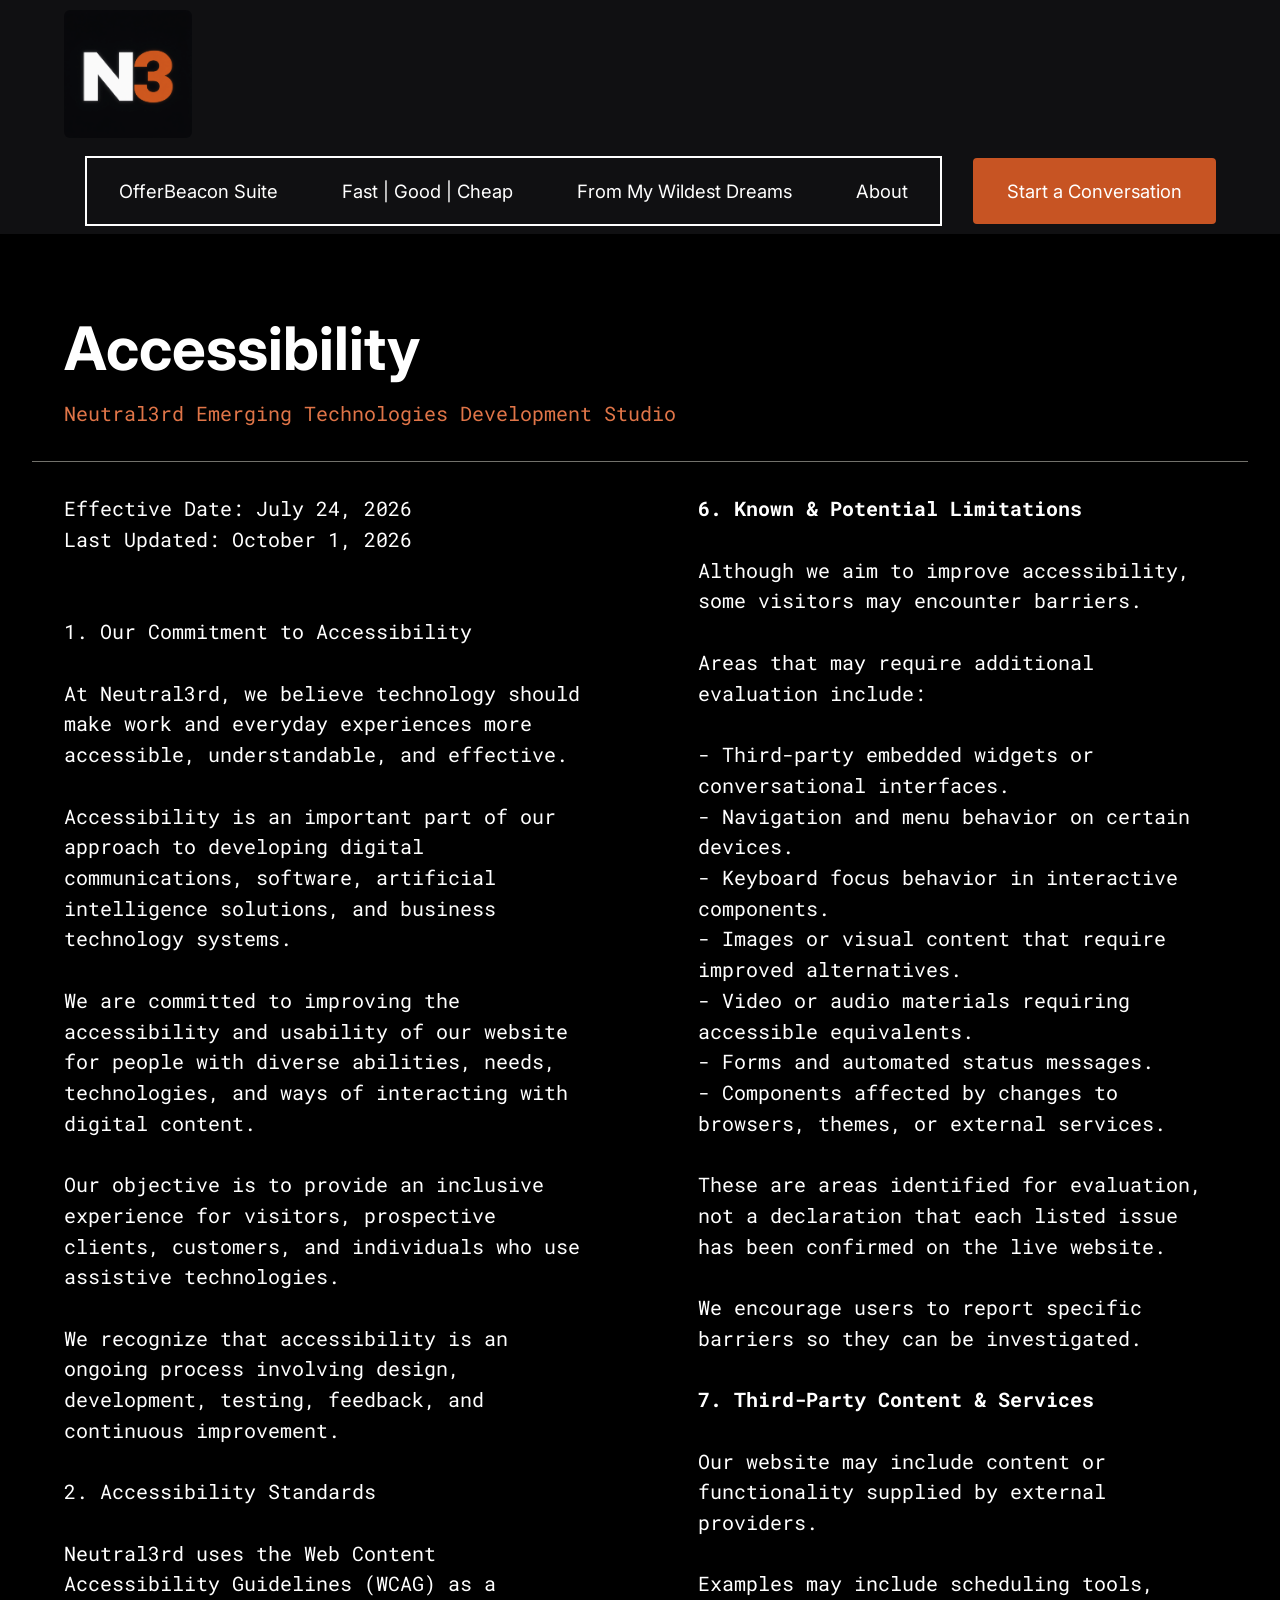
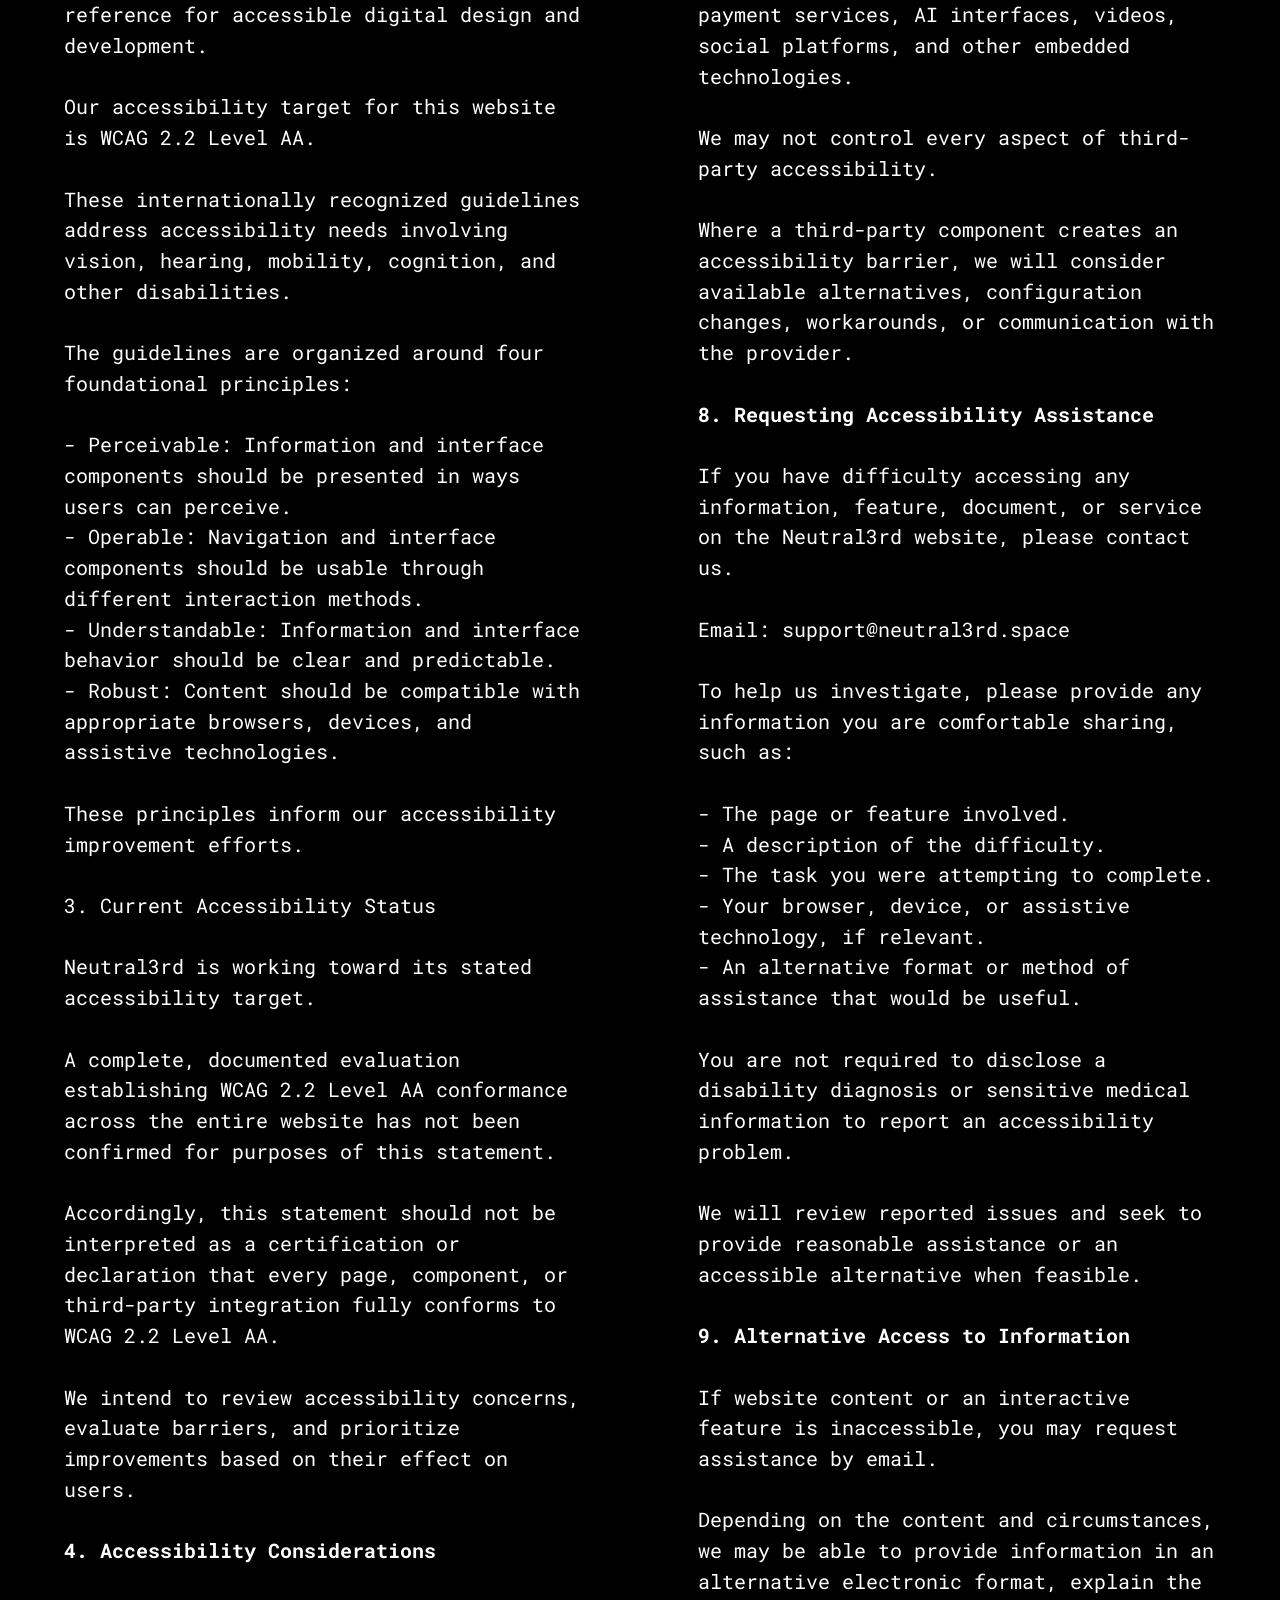
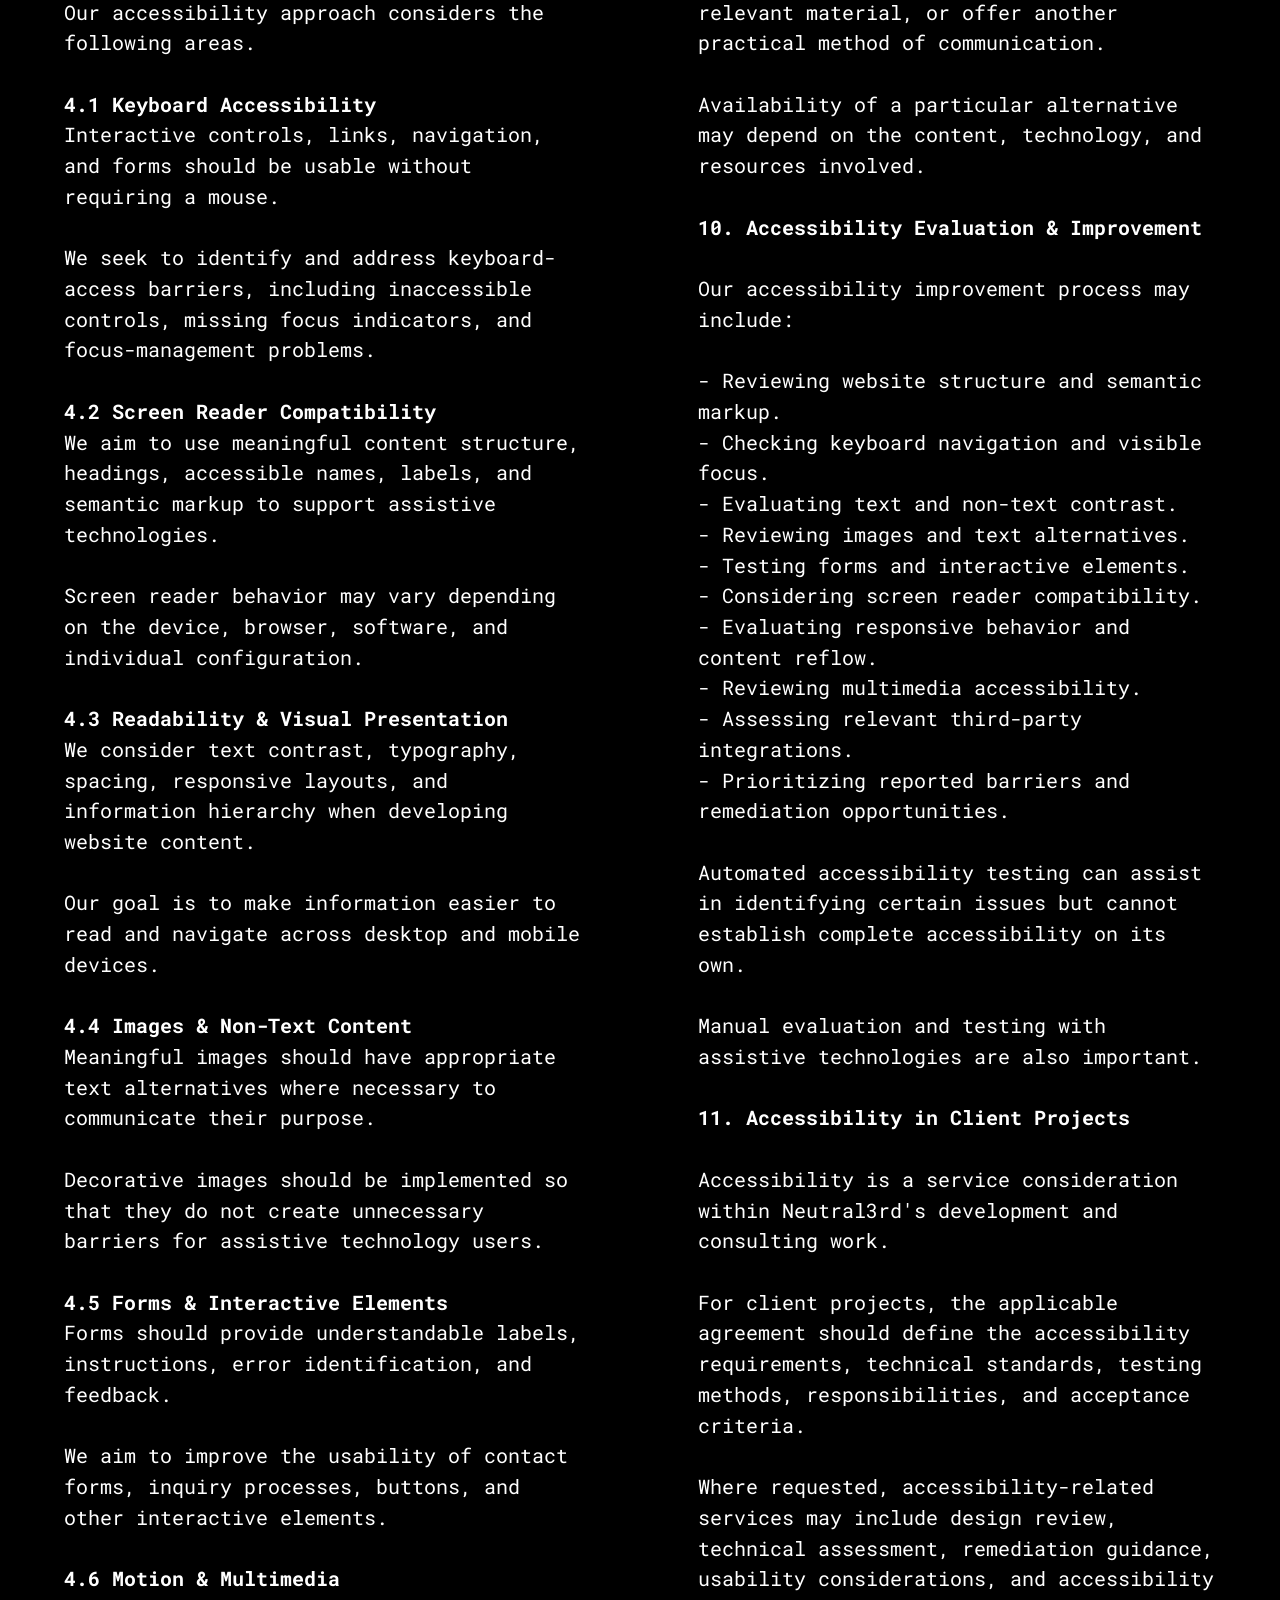
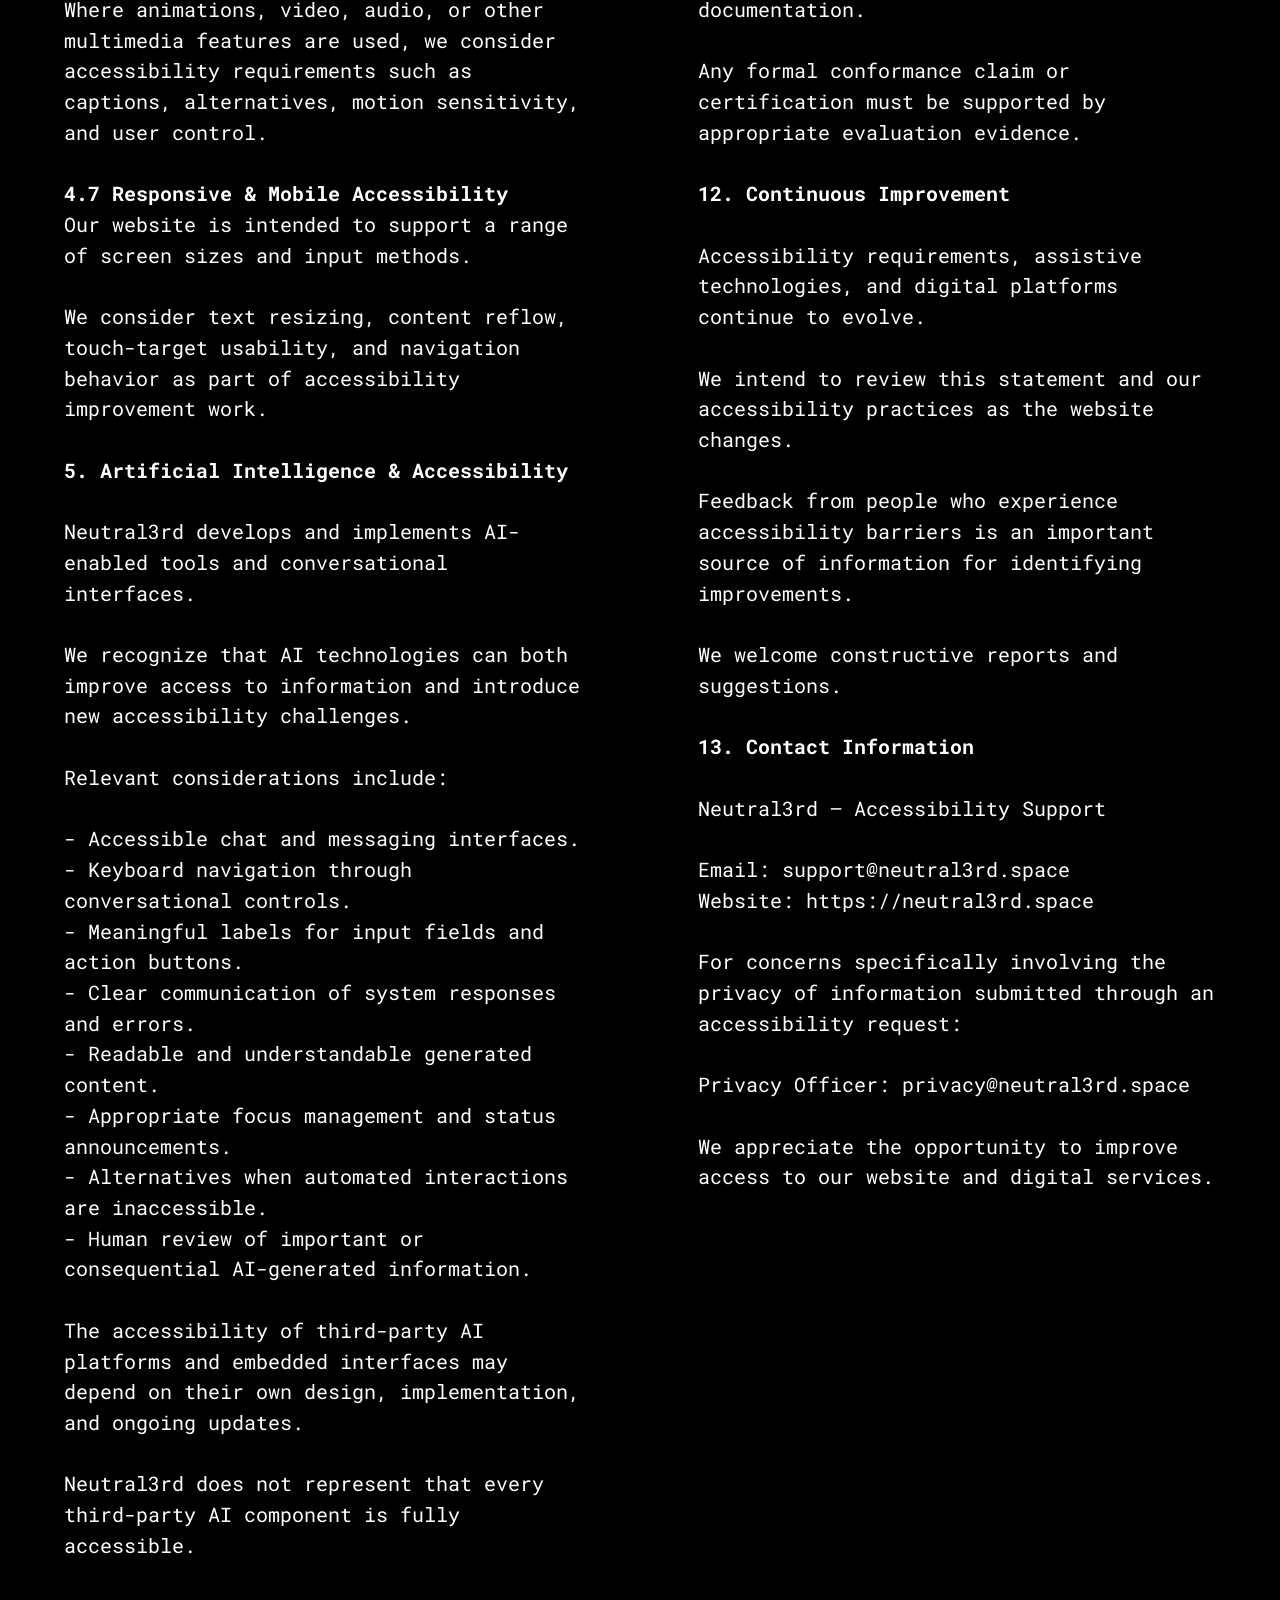
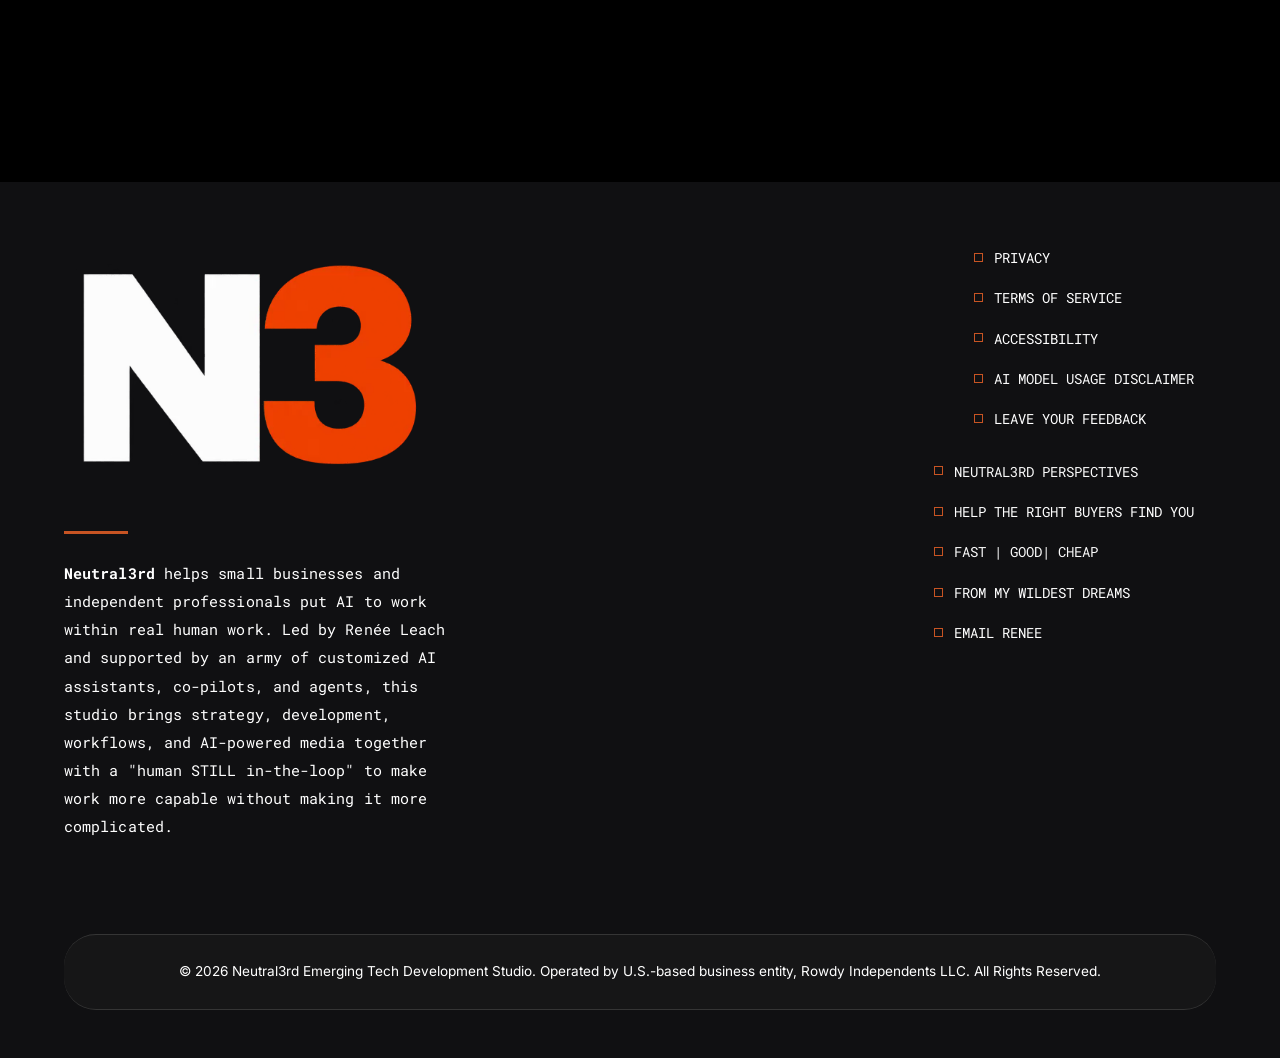
<file: accessibility.html>
<!DOCTYPE html>
<html  >
<head>
  
  <meta charset="UTF-8">
  <meta http-equiv="X-UA-Compatible" content="IE=edge">
  
  <meta name="twitter:card" content="summary_large_image"/>
  <meta name="twitter:image:src" content="assets/images/accessibility-meta.png">
  <meta property="og:image" content="assets/images/accessibility-meta.png">
  <meta name="twitter:title" content="Accessibility | Neutral3rd Emerging Tech Development Studio">
  <meta name="viewport" content="width=device-width, initial-scale=1, minimum-scale=1">
  <link rel="shortcut icon" href="assets/images/white20and20orange20n320logo-128x128.png" type="image/x-icon">
  <meta name="description" content="Explore Neutral3rd's commitment to digital accessibility, inclusive design, WCAG 2.2 Level AA goals, assistive technology support, and continuous improvement.">
  
  
  <title>Accessibility | Neutral3rd Emerging Tech Development Studio</title>
  <link rel="stylesheet" href="assets/bootstrap/css/bootstrap.min.css">
  <link rel="stylesheet" href="assets/dropdown/css/style.css">
  <link rel="stylesheet" href="assets/socicon/css/styles.css">
  <link rel="stylesheet" href="assets/theme/css/style.css">
  <link rel="preload" href="https://fonts.googleapis.com/css?family=Inter:100,200,300,400,500,600,700,800,900,100i,200i,300i,400i,500i,600i,700i,800i,900i&display=swap" as="style" onload="this.onload=null;this.rel='stylesheet'">
  <noscript><link rel="stylesheet" href="https://fonts.googleapis.com/css?family=Inter:100,200,300,400,500,600,700,800,900,100i,200i,300i,400i,500i,600i,700i,800i,900i&display=swap"></noscript>
  <link rel="preload" href="https://fonts.googleapis.com/css?family=Roboto+Mono:100,200,300,400,500,600,700,100i,200i,300i,400i,500i,600i,700i&display=swap" as="style" onload="this.onload=null;this.rel='stylesheet'">
  <noscript><link rel="stylesheet" href="https://fonts.googleapis.com/css?family=Roboto+Mono:100,200,300,400,500,600,700,100i,200i,300i,400i,500i,600i,700i&display=swap"></noscript>
  <link rel="preload" as="style" href="assets/mobirise/css/mbr-additional.css?v=yoRWgV"><link rel="stylesheet" href="assets/mobirise/css/mbr-additional.css?v=yoRWgV" type="text/css">

  
  
  

<meta name="theme-color" content="#f9f6e0">
<link rel="manifest" href="manifest.json">
<script src="sw-connect.js"></script>
<meta name="mobile-web-app-capable" content="yes">
<meta name="apple-mobile-web-app-capable" content="yes">
<link rel="apple-touch-startup-image" media="(device-width: 320px) and (device-height: 568px) and (-webkit-device-pixel-ratio: 2) and (orientation: portrait)" href="assets/images/apple-launch-640x1136.png">
<link rel="apple-touch-startup-image" media="(device-width: 375px) and (device-height: 667px) and (-webkit-device-pixel-ratio: 2) and (orientation: portrait)" href="assets/images/apple-launch-750x1334.png">
<link rel="apple-touch-startup-image" media="(device-width: 414px) and (device-height: 736px) and (-webkit-device-pixel-ratio: 3) and (orientation: portrait)" href="assets/images/apple-launch-1242x2208.png">
<link rel="apple-touch-startup-image" media="(device-width: 375px) and (device-height: 812px) and (-webkit-device-pixel-ratio: 3) and (orientation: portrait)" href="assets/images/apple-launch-1125x2436.png">
<link rel="apple-touch-startup-image" media="(device-width: 390px) and (device-height: 844px) and (-webkit-device-pixel-ratio: 3) and (orientation: portrait)" href="assets/images/apple-launch-1170x2532.png">
<link rel="apple-touch-startup-image" media="(device-width: 393px) and (device-height: 852px) and (-webkit-device-pixel-ratio: 3) and (orientation: portrait)" href="assets/images/apple-launch-1179x2556.png">
<link rel="apple-touch-startup-image" media="(device-width: 430px) and (device-height: 932px) and (-webkit-device-pixel-ratio: 3) and (orientation: portrait)" href="assets/images/apple-launch-1290x2796.png">
<link rel="apple-touch-startup-image" media="(device-width: 768px) and (device-height: 1024px) and (-webkit-device-pixel-ratio: 2) and (orientation: portrait)" href="assets/images/apple-launch-1536x2048.png">
<link rel="apple-touch-startup-image" media="(device-width: 834px) and (device-height: 1112px) and (-webkit-device-pixel-ratio: 2) and (orientation: portrait)" href="assets/images/apple-launch-1668x2224.png">
<link rel="apple-touch-startup-image" media="(device-width: 834px) and (device-height: 1194px) and (-webkit-device-pixel-ratio: 2) and (orientation: portrait)" href="assets/images/apple-launch-1668x2388.png">
<link rel="apple-touch-startup-image" media="(device-width: 1024px) and (device-height: 1366px) and (-webkit-device-pixel-ratio: 2) and (orientation: portrait)" href="assets/images/apple-launch-2048x2732.png">
<meta name="apple-mobile-web-app-status-bar-style" content="default">
<meta name="apple-mobile-web-app-title" content="Neutral3rd Emerging Technologies Development Studio">
<link rel="apple-touch-icon" href="apple-touch-icon.png"></head>
<body>
  
  <section data-bs-version="5.1" class="menu menu01 glancem5 cid-vz05MEQnSh" once="menu" id="menu01-44">
    

    <nav class="navbar navbar-dropdown navbar-expand-lg">
        <div class="content-wrap container-fluid">
            <div class="navbar-brand">
                <span class="navbar-logo">
                    <a href="https://neutral3rd.space">
                        <img src="[data-uri]" alt="Neutral3rd Emerging Tech Development Studio" style="height: 8rem;" loading="lazy" class="lazyload" data-src="assets/images/white20and20orange20n320logo-1206x1206.png">
                    </a>
                </span>
                
            </div>
            <button class="navbar-toggler" type="button" data-toggle="collapse" data-bs-toggle="collapse" data-target="#navbarSupportedContent" data-bs-target="#navbarSupportedContent" aria-controls="navbarNavAltMarkup" aria-expanded="false" aria-label="Toggle navigation">
                <div class="hamburger">
                    <span></span>
                    <span></span>
                    <span></span>
                    <span></span>
                </div>
            </button>
            <div class="collapse navbar-collapse" id="navbarSupportedContent">
                <ul class="navbar-nav nav-dropdown" data-app-modern-menu="true"><li class="nav-item"><a class="nav-link link text-info text-primary display-4" href="https://offerbeacon.neutral3rd.space" target="_blank">OfferBeacon Suite</a></li><li class="nav-item"><a class="nav-link link text-info text-primary display-4" href="https://neutral3rd.space/fast-good-cheap">Fast | Good | Cheap</a></li><li class="nav-item"><a class="nav-link link text-info text-primary display-4" href="https://neutral3rd.space/custom-task-prompt">From My Wildest Dreams</a></li>
                    
                    <li class="nav-item"><a class="nav-link link text-info text-primary display-4" href="index.html#dev-about">About</a>
                    </li></ul>
                
                <div class="navbar-buttons mbr-section-btn"><a class="btn btn-secondary display-4" href="https://studioguide.neutral3rd.space/chat?token=cf7573456c87d54489c7ba5f0a2e93bf&name=Samir%20%7C%20Neutral3rd%20Emerging%20Tech%20Development%20Studio&accent=%23c75423&greet=Hey!%20Welcome%20to%20Neutral3rd.%20I%27m%20Samir%2C%20Neutral3rd%27s%20AI%20studio%20guide.%20I%20can%20help%20you%20explore%20the%20OfferBeacon%20Suite%2C%20learn%20about%20this%20development%20studio%20in%20general%2C%20or%20find%20the%20right%20next%20step.%20What%20brings%20you%20here%20today%3F&face=https%3A%2F%2Fcuevueapp.com%2Fassets%2Ffaces%2Fstandard%2F62227bb3-2f6e-4220-b3c9-2c02b2fdb349.jpg&page=https%3A%2F%2Fstudioguide.neutral3rd.space%2Fneutral3rd-emerging-technologies%2Fsamir-from-neutral3rd-emerging&mode=desktop&lang=en" target="_blank">Start a Conversation</a></div>
            </div>
        </div>
    </nav>
</section>

<section data-bs-version="5.1" class="article04 fabm5 cid-vz05MFtiF3" id="article04-45">
    
    

    <div class="container-fluid">
        <div class="row">
            <div class="col-12">
                <div class="title-wrapper">
                    <h2 class="mbr-section-title mbr-fonts-style display-2">
                        <strong>Accessibility</strong></h2>
                    <p class="mbr-desc mbr-fonts-style display-7">
                        <a href="https://neutral3rd.space" class="text-warning">Neutral3rd Emerging Technologies Development Studio</a>
                    </p>
                </div>
            </div>
            <div class="col-12">
                <div class="text-wrapper">
                    <p class="mbr-text mbr-fonts-style display-7">Effective Date: July 24, 2026<br>Last Updated: October 1, 2026<br><br><br>1. Our Commitment to Accessibility<br><br>At Neutral3rd, we believe technology should make work and everyday experiences more accessible, understandable, and effective.<br><br>Accessibility is an important part of our approach to developing digital communications, software, artificial intelligence solutions, and business technology systems.<br><br>We are committed to improving the accessibility and usability of our website for people with diverse abilities, needs, technologies, and ways of interacting with digital content.<br><br>Our objective is to provide an inclusive experience for visitors, prospective clients, customers, and individuals who use assistive technologies.<br><br>We recognize that accessibility is an ongoing process involving design, development, testing, feedback, and continuous improvement.<br><br>2. Accessibility Standards<br><br>Neutral3rd uses the Web Content Accessibility Guidelines (WCAG) as a reference for accessible digital design and development.<br><br>Our accessibility target for this website is WCAG 2.2 Level AA.<br><br>These internationally recognized guidelines address accessibility needs involving vision, hearing, mobility, cognition, and other disabilities.<br><br>The guidelines are organized around four foundational principles:<br><br>- Perceivable: Information and interface components should be presented in ways users can perceive.<br>-&nbsp;Operable: Navigation and interface components should be usable through different interaction methods.<br>-&nbsp;Understandable: Information and interface behavior should be clear and predictable.<br>-&nbsp;Robust: Content should be compatible with appropriate browsers, devices, and assistive technologies.<br><br>These principles inform our accessibility improvement efforts.<br><br>3. Current Accessibility Status<br><br>Neutral3rd is working toward its stated accessibility target.<br><br>A complete, documented evaluation establishing WCAG 2.2 Level AA conformance across the entire website has not been confirmed for purposes of this statement.<br><br>Accordingly, this statement should not be interpreted as a certification or declaration that every page, component, or third-party integration fully conforms to WCAG 2.2 Level AA.<br><br>We intend to review accessibility concerns, evaluate barriers, and prioritize improvements based on their effect on users.<br><br><strong>4. Accessibility Considerations</strong><br><br>Our accessibility approach considers the following areas.<br><br><strong>4.1 Keyboard Accessibility</strong><br>Interactive controls, links, navigation, and forms should be usable without requiring a mouse.<br><br>We seek to identify and address keyboard-access barriers, including inaccessible controls, missing focus indicators, and focus-management problems.<br><br><strong>4.2 Screen Reader Compatibility</strong><br>We aim to use meaningful content structure, headings, accessible names, labels, and semantic markup to support assistive technologies.<br><br>Screen reader behavior may vary depending on the device, browser, software, and individual configuration.<br><br><strong>4.3 Readability &amp; Visual Presentation</strong><br>We consider text contrast, typography, spacing, responsive layouts, and information hierarchy when developing website content.<br><br>Our goal is to make information easier to read and navigate across desktop and mobile devices.<br><br><strong>4.4 Images &amp; Non-Text Content</strong><br>Meaningful images should have appropriate text alternatives where necessary to communicate their purpose.<br><br>Decorative images should be implemented so that they do not create unnecessary barriers for assistive technology users.<br><br><strong>4.5 Forms &amp; Interactive Elements</strong><br>Forms should provide understandable labels, instructions, error identification, and feedback.<br><br>We aim to improve the usability of contact forms, inquiry processes, buttons, and other interactive elements.<br><br><strong>4.6 Motion &amp; Multimedia</strong><br>Where animations, video, audio, or other multimedia features are used, we consider accessibility requirements such as captions, alternatives, motion sensitivity, and user control.<br><br><strong>4.7 Responsive &amp; Mobile Accessibility</strong><br>Our website is intended to support a range of screen sizes and input methods.<br><br>We consider text resizing, content reflow, touch-target usability, and navigation behavior as part of accessibility improvement work.<br><br><strong>5. Artificial Intelligence &amp; Accessibility</strong><br><br>Neutral3rd develops and implements AI-enabled tools and conversational interfaces.<br><br>We recognize that AI technologies can both improve access to information and introduce new accessibility challenges.<br><br>Relevant considerations include:<br><br>- Accessible chat and messaging interfaces.<br>-&nbsp;Keyboard navigation through conversational controls.<br>-&nbsp;Meaningful labels for input fields and action buttons.<br>-&nbsp;Clear communication of system responses and errors.<br>-&nbsp;Readable and understandable generated content.<br>-&nbsp;Appropriate focus management and status announcements.<br>-&nbsp;Alternatives when automated interactions are inaccessible.<br>-&nbsp;Human review of important or consequential AI-generated information.<br><br>The accessibility of third-party AI platforms and embedded interfaces may depend on their own design, implementation, and ongoing updates.<br><br>Neutral3rd does not represent that every third-party AI component is fully accessible.<br><br><br><br></p>
                    <p class="mbr-text mbr-fonts-style display-7"><strong>6. Known &amp; Potential Limitations
</strong><br>
<br>Although we aim to improve accessibility, some visitors may encounter barriers.
<br>
<br>Areas that may require additional evaluation include:
<br>
<br>- Third-party embedded widgets or conversational interfaces.
<br>
-&nbsp;Navigation and menu behavior on certain devices.
<br>
-&nbsp;Keyboard focus behavior in interactive components.
<br>
-&nbsp;Images or visual content that require improved alternatives.
<br>
-&nbsp;Video or audio materials requiring accessible equivalents.
<br>
-&nbsp;Forms and automated status messages.
<br>
-&nbsp;Components affected by changes to browsers, themes, or external services.
<br>
<br>These are areas identified for evaluation, not a declaration that each listed issue has been confirmed on the live website.
<br>
<br>We encourage users to report specific barriers so they can be investigated.
<br>
<br><strong>7. Third-Party Content &amp; Services
</strong><br>
<br>Our website may include content or functionality supplied by external providers.
<br>
<br>Examples may include scheduling tools, payment services, AI interfaces, videos, social platforms, and other embedded technologies.
<br>
<br>We may not control every aspect of third-party accessibility.
<br>
<br>Where a third-party component creates an accessibility barrier, we will consider available alternatives, configuration changes, workarounds, or communication with the provider.
<br>
<br><strong>8. Requesting Accessibility Assistance
</strong><br>
<br>If you have difficulty accessing any information, feature, document, or service on the Neutral3rd website, please contact us.
<br>
<br>Email: support@neutral3rd.space
<br>
<br>To help us investigate, please provide any information you are comfortable sharing, such as:
<br>
<br>- The page or feature involved.
<br>
-&nbsp;A description of the difficulty.
<br>
-&nbsp;The task you were attempting to complete.
<br>
-&nbsp;Your browser, device, or assistive technology, if relevant.
<br>
-&nbsp;An alternative format or method of assistance that would be useful.
<br>
<br>You are not required to disclose a disability diagnosis or sensitive medical information to report an accessibility problem.
<br>
<br>We will review reported issues and seek to provide reasonable assistance or an accessible alternative when feasible.
<br>
<br><strong>9. Alternative Access to Information
</strong><br>
<br>If website content or an interactive feature is inaccessible, you may request assistance by email.
<br>
<br>Depending on the content and circumstances, we may be able to provide information in an alternative electronic format, explain the relevant material, or offer another practical method of communication.
<br>
<br>Availability of a particular alternative may depend on the content, technology, and resources involved.
<br>
<br><strong>10. Accessibility Evaluation &amp; Improvement
</strong><br>
<br>Our accessibility improvement process may include:
<br>
<br>- Reviewing website structure and semantic markup.
<br>
-&nbsp;Checking keyboard navigation and visible focus.
<br>
-&nbsp;Evaluating text and non-text contrast.
<br>
-&nbsp;Reviewing images and text alternatives.
<br>
-&nbsp;Testing forms and interactive elements.
<br>
-&nbsp;Considering screen reader compatibility.
<br>
-&nbsp;Evaluating responsive behavior and content reflow.
<br>
-&nbsp;Reviewing multimedia accessibility.
<br>
-&nbsp;Assessing relevant third-party integrations.
<br>- Prioritizing reported barriers and remediation opportunities.
<br>
<br>Automated accessibility testing can assist in identifying certain issues but cannot establish complete accessibility on its own.
<br>
<br>Manual evaluation and testing with assistive technologies are also important.
<br>
<br><strong>11. Accessibility in Client Projects
</strong><br>
<br>Accessibility is a service consideration within Neutral3rd's development and consulting work.
<br>
<br>For client projects, the applicable agreement should define the accessibility requirements, technical standards, testing methods, responsibilities, and acceptance criteria.
<br>
<br>Where requested, accessibility-related services may include design review, technical assessment, remediation guidance, usability considerations, and accessibility documentation.
<br>
<br>Any formal conformance claim or certification must be supported by appropriate evaluation evidence.
<br>
<br><strong>12. Continuous Improvement
</strong><br>
<br>Accessibility requirements, assistive technologies, and digital platforms continue to evolve.
<br>
<br>We intend to review this statement and our accessibility practices as the website changes.
<br>
<br>Feedback from people who experience accessibility barriers is an important source of information for identifying improvements.
<br>
<br>We welcome constructive reports and suggestions.
<br>
<br><strong>13. Contact Information
</strong><br>
<br>Neutral3rd — Accessibility Support
<br>
<br>Email: support@neutral3rd.space
<br>Website: https://neutral3rd.space
<br>
<br>For concerns specifically involving the privacy of information submitted through an accessibility request:
<br>
<br>Privacy Officer: privacy@neutral3rd.space
<br>
<br>We appreciate the opportunity to improve access to our website and digital services.</p>
                </div>
            </div>
        </div>
    </div>
</section>

<section data-bs-version="5.1" class="footer01 impactm5 cid-vz05MG30Ta" once="footers" id="footer01-46">

    

    
    

    <div class="container-fluid">

        <div class="row justify-content-center n3-footer-main">

            <div class="col-12 col-lg-7">

                <div class="content-wrapper">

                    <div class="title-wrapper">
                        <div class="title-wrap">

                            <div class="logo-wrapper">
                                <a href="https://neutral3rd.space"><img class="n3-footer-logo lazyload" src="[data-uri]" alt="Neutral3rd Emerging Tech Development Studio" loading="lazy" data-src="assets/images/bold20n320geometric20logo-1-512x512.webp"></a>
                            </div>

                           

                        </div>
                    </div>

                    <!-- <div class="text-wrapper" mbr-if="showText">
                        <p class="mbr-text mbr-fonts-style" mbr-theme-style="display-7" data-app-selector=".mbr-text, .text-wrapper">xx</p>
                    </div> -->

                    <div class="desc-wrapper">

                       <!-- <h3 class="mbr-section-subtitle mbr-fonts-style" data-app-selector=".mbr-section-subtitle" mbr-theme-style="display-5" mbr-if="showSubtitle">
                            <b>ABOUT THE STUDIO</b>
                        </h3> -->

                        <div class="desc-wrap">
                            <p class="mbr-desc mbr-fonts-style display-7"><strong>Neutral3rd</strong> helps small businesses and independent professionals put AI to work within real human work. Led by Renée Leach and supported by an army of customized AI assistants, co-pilots, and agents, this studio brings strategy, development, workflows, and AI-powered media together with a "human STILL in-the-loop" to make work more capable without making it more complicated.<br></p>
                        </div>

                        

                    </div>
                </div>
            </div>

            <div class="col-12 col-lg-5">
                <div class="navigation-wrap">
                    <div class="nav-wrapper">

                        <div class="nav-wrap">
                            <ul class="list mbr-fonts-style display-7">
                                <li class="item-wrap"><strong><a href="https://neutral3rd.space/privacy" class="text-info">PRIVACY</a></strong></li><a href="privacy.html" class="text-primary"><strong>
                                </strong></a><li class="item-wrap"><strong><a href="https://neutral3rd.space/terms" class="text-info">TERMS OF SERVICE</a></strong></li><a href="https://neutral3rd.space/terms" class="text-primary">
                                </a><li class="item-wrap"><strong><a href="https://neutral3rd.space/accessibility" class="text-info">ACCESSIBILITY</a></strong></li><li class="item-wrap"><strong><a href="https://neutral3rd.space/llm-usage" class="text-white">AI MODEL USAGE DISCLAIMER</a></strong></li><li class="item-wrap"><strong><a href="https://connections.neutral3rd.space/wall" class="text-info" target="_blank">LEAVE YOUR FEEDBACK</a></strong></li>
                            </ul>
                        </div>

                        <div class="nav-wrap">
                            <ul class="list mbr-fonts-style display-7">
                                <li class="item-wrap"><strong><a href="https://perspectives.neutral3rd.space/" class="text-white" target="_blank">NEUTRAL3RD PERSPECTIVES</a></strong></li><li class="item-wrap"><strong><a href="https://offerbeacon.neutral3rd.space/" class="text-info" target="_blank">HELP THE RIGHT BUYERS FIND YOU</a></strong></li><li class="item-wrap"><strong><a href="https://neutral3rd.space/fast-good-cheap" class="text-white">FAST | GOOD| CHEAP</a></strong></li><li class="item-wrap"><strong><a href="https://neutral3rd.space/custom-task-prompt" class="text-info text-primary">FROM MY WILDEST DREAMS</a></strong></li><a href="https://neutral3rd.space" class="text-primary">
</a><li class="item-wrap"><strong><a href="mailto:renee.leach@neutral3rd.space?subject=Business%20Inquiry" class="text-info">EMAIL RENEE</a></strong></li>
                            </ul>
                        </div>

                        

                    </div>
                </div>
            </div>

            <div class="col-12">
                <p class="mbr-copy mbr-fonts-style card-wrap display-4">
                    © 2026 Neutral3rd Emerging Tech Development Studio. Operated by U.S.-based business entity, Rowdy Independents LLC. All Rights Reserved.
                </p>
            </div>

        </div>
    </div>
</section>


<script src="assets/bootstrap/js/bootstrap.bundle.min.js"></script>
  <script src="assets/smoothscroll/smooth-scroll.js"></script>
  <script src="assets/ytplayer/index.js"></script>
  <script src="assets/dropdown/js/navbar-dropdown.js"></script>
  <script src="assets/theme/js/script.js"></script>
  
  
  <style>
/* Neutral3rd: Basic Image Protection */
img {
  -webkit-user-drag: none;
  user-drag: none;
  -webkit-touch-callout: none;
}
</style>

<script>
(function () {
  "use strict";

  // Prevent the image-specific right-click menu.
  document.addEventListener("contextmenu", function (event) {
    if (event.target.closest("img, picture")) {
      event.preventDefault();
    }
  });

  // Prevent dragging images onto the desktop.
  document.addEventListener("dragstart", function (event) {
    if (event.target.closest("img, picture")) {
      event.preventDefault();
    }
  });
})();
</script>
 <div id="scrollToTop" class="scrollToTop mbr-arrow-up"><a style="text-align: center;"><i class="mbr-arrow-up-icon mbr-arrow-up-icon-cm cm-icon cm-icon-smallarrow-up"></i></a></div>
  
<script>"use strict";if("loading"in HTMLImageElement.prototype){document.querySelectorAll('img[loading="lazy"]').forEach(e=>{e.src=e.dataset.src;if(e.getAttribute("style")){e.setAttribute("data-temp-style",e.getAttribute("style"))};if(e.getAttribute("data-aspectratio")){e.style.paddingTop=100*e.getAttribute("data-aspectratio")+"%";e.style.height=0;}e.onload=function(){if(e.getAttribute("data-temp-style")){e.setAttribute("style", e.getAttribute("data-temp-style"))}else{e.removeAttribute("style")};e.removeAttribute("data-temp-style")}})}else{const e=document.createElement("script");e.src="https://cdnjs.cloudflare.com/ajax/libs/lazysizes/5.1.2/lazysizes.min.js";document.body.appendChild(e)}</script>
</body>
</html>
</file>
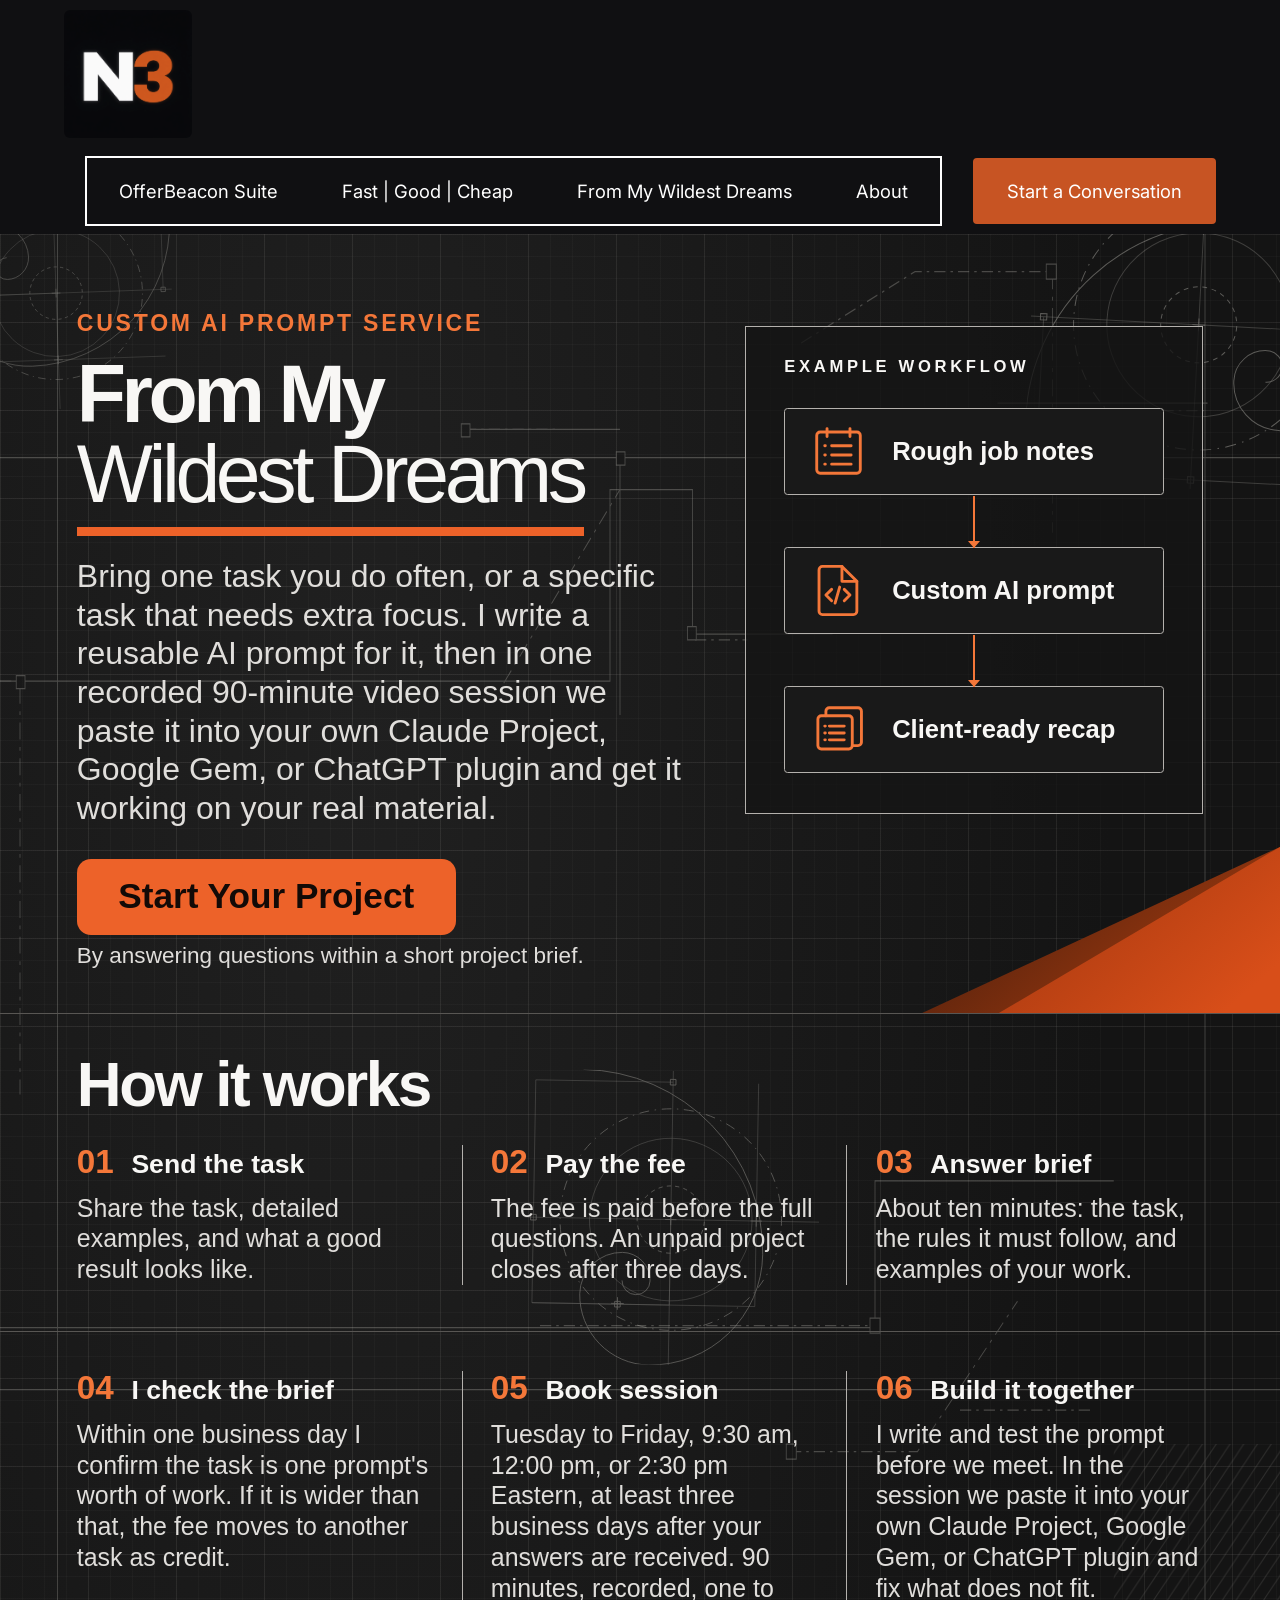
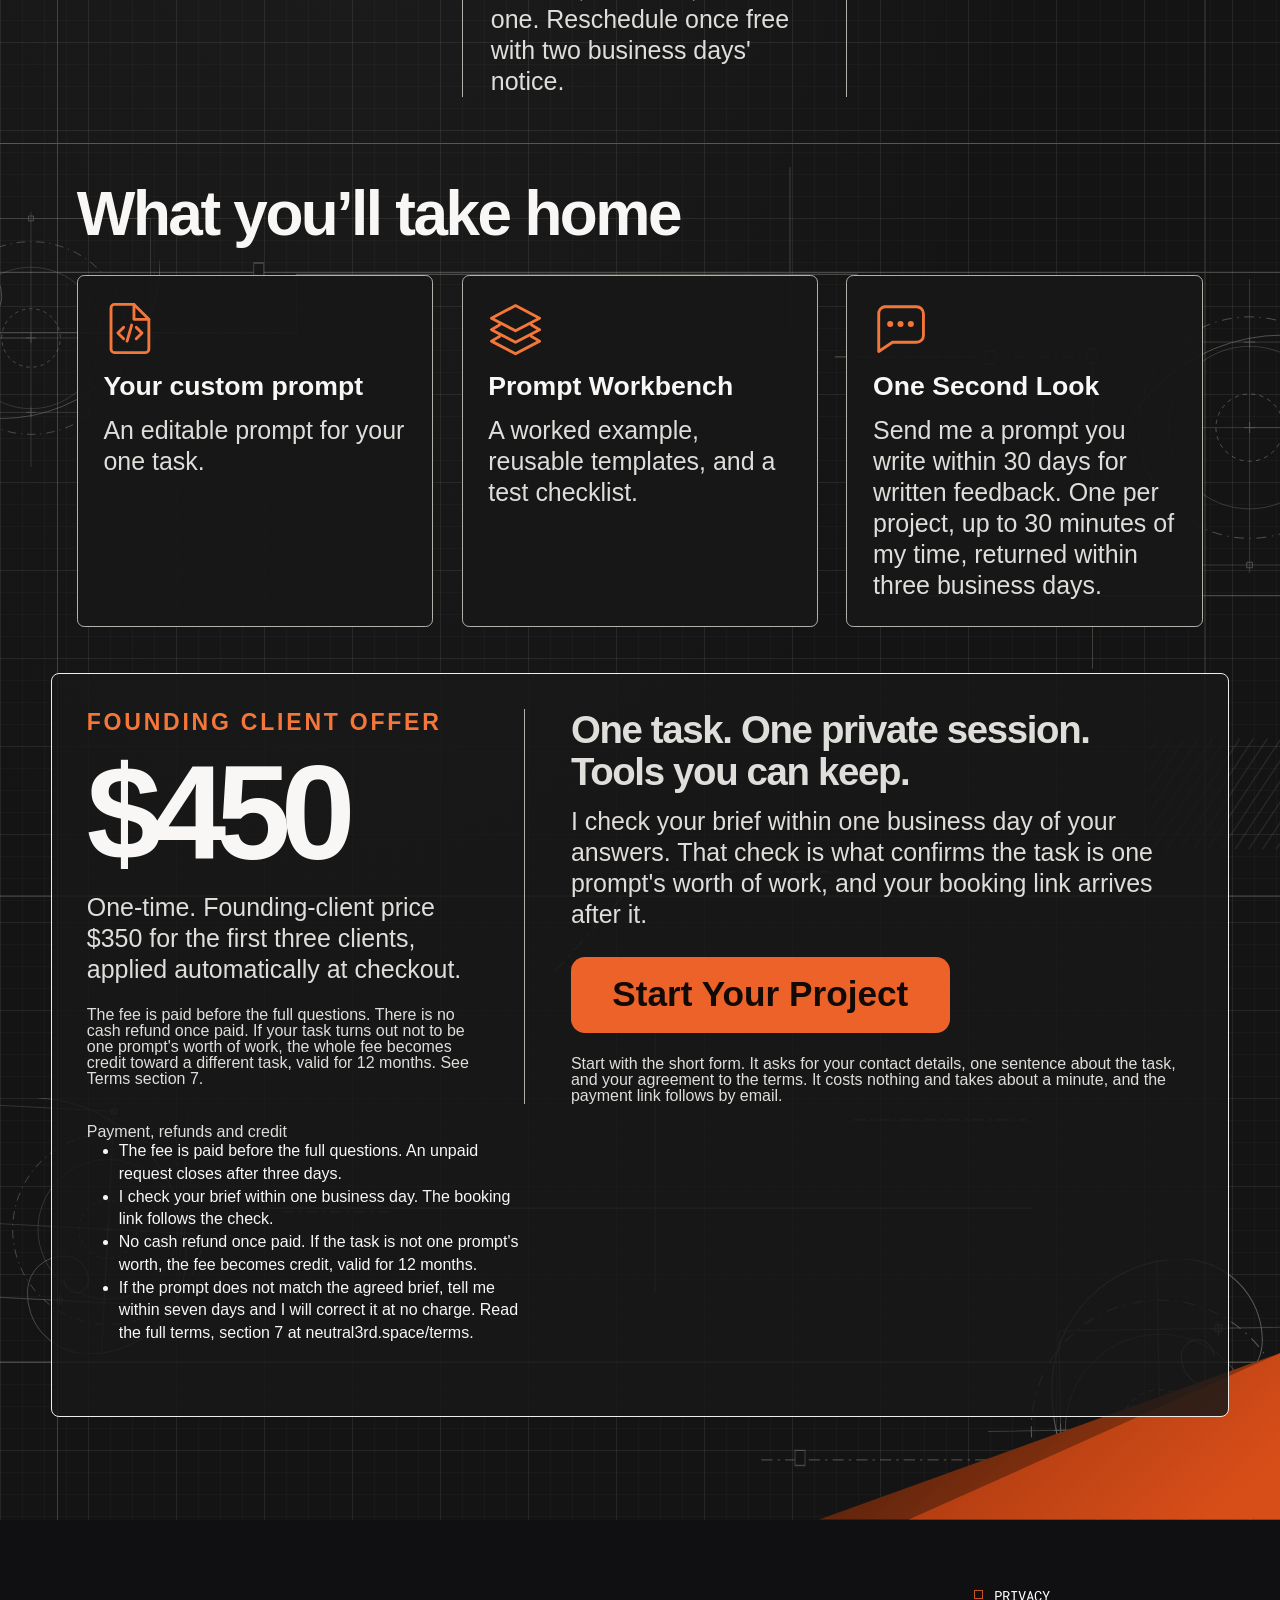
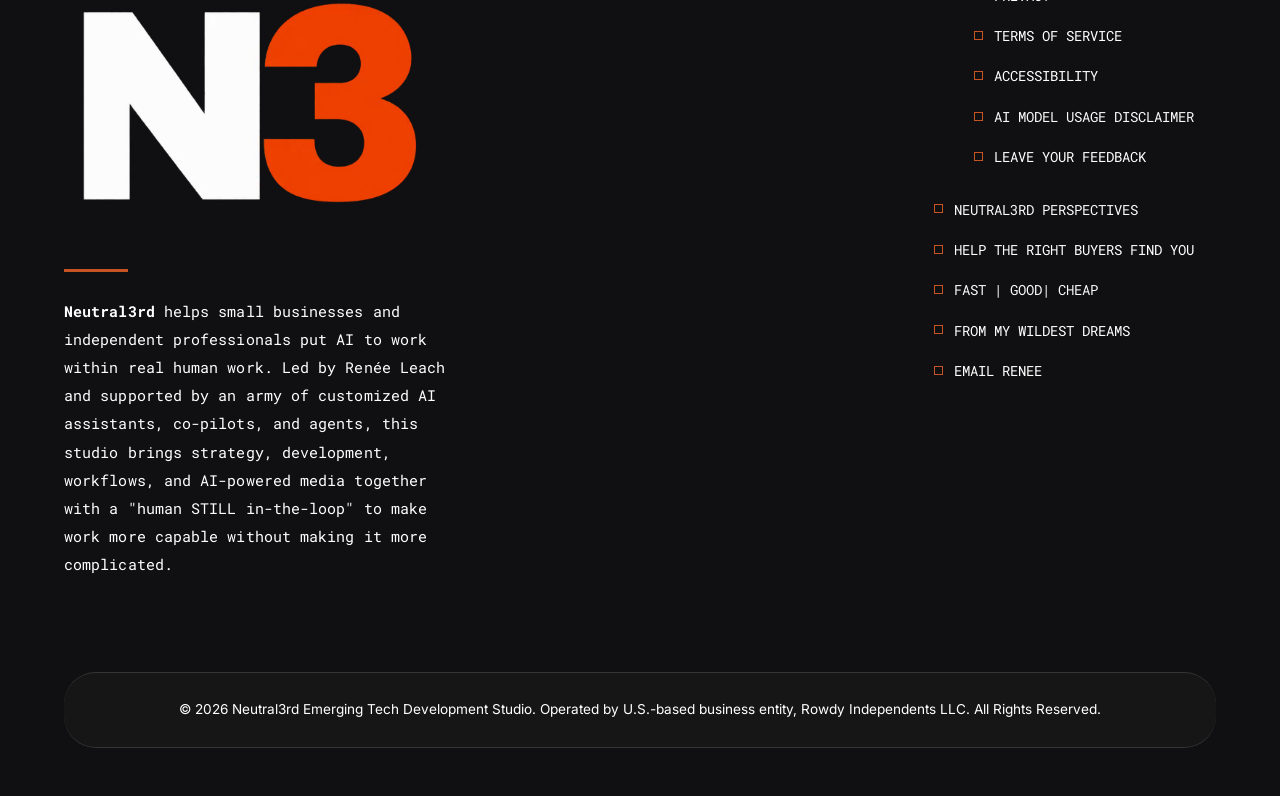
<file: custom-task-prompt.html>
<!DOCTYPE html>
<html  >
<head>
  
  <meta charset="UTF-8">
  <meta http-equiv="X-UA-Compatible" content="IE=edge">
  
  <meta name="twitter:card" content="summary_large_image"/>
  <meta name="twitter:image:src" content="assets/images/custom-task-prompt-meta.png">
  <meta property="og:image" content="assets/images/custom-task-prompt-meta.png">
  <meta name="twitter:title" content="From My Wildest Dreams | Neutral3rd Emerging Tech Development Studio">
  <meta name="viewport" content="width=device-width, initial-scale=1, minimum-scale=1">
  <link rel="shortcut icon" href="assets/images/white20and20orange20n320logo-128x128.png" type="image/x-icon">
  <meta name="description" content="A reusable AI prompt for one task you repeat, built before we meet and tested with you in a 90-minute private session. $450, founding price $350.">
  
  
  <title>From My Wildest Dreams | Neutral3rd Emerging Tech Development Studio</title>
  <link rel="stylesheet" href="assets/bootstrap/css/bootstrap.min.css">
  <link rel="stylesheet" href="assets/dropdown/css/style.css">
  <link rel="stylesheet" href="assets/socicon/css/styles.css">
  <link rel="stylesheet" href="assets/theme/css/style.css">
  <link rel="preload" href="https://fonts.googleapis.com/css?family=Inter:100,200,300,400,500,600,700,800,900,100i,200i,300i,400i,500i,600i,700i,800i,900i&display=swap" as="style" onload="this.onload=null;this.rel='stylesheet'">
  <noscript><link rel="stylesheet" href="https://fonts.googleapis.com/css?family=Inter:100,200,300,400,500,600,700,800,900,100i,200i,300i,400i,500i,600i,700i,800i,900i&display=swap"></noscript>
  <link rel="preload" href="https://fonts.googleapis.com/css?family=Roboto+Mono:100,200,300,400,500,600,700,100i,200i,300i,400i,500i,600i,700i&display=swap" as="style" onload="this.onload=null;this.rel='stylesheet'">
  <noscript><link rel="stylesheet" href="https://fonts.googleapis.com/css?family=Roboto+Mono:100,200,300,400,500,600,700,100i,200i,300i,400i,500i,600i,700i&display=swap"></noscript>
  <link rel="preload" as="style" href="assets/mobirise/css/mbr-additional.css?v=0QBV3x"><link rel="stylesheet" href="assets/mobirise/css/mbr-additional.css?v=0QBV3x" type="text/css">

  
  
  <style>
.n3-fmwd {
  --fmwd-paper: #141414;
  --fmwd-ink: #f8f7f5;
  --fmwd-muted: #e0dedb;
  --fmwd-orange: #f47739;
  --fmwd-button: #ed6229;
  --fmwd-rule: #585653;
  position: relative;
  isolation: isolate;
  overflow: hidden;
  width: 100%;
  padding: 0;
  margin: 0;
  color: var(--fmwd-ink);
  background-color: var(--fmwd-paper);
  background-image:
    linear-gradient(90deg, rgba(214, 209, 201, 0.066667) 1px, transparent 1px),
    linear-gradient(rgba(214, 209, 201, 0.066667) 1px, transparent 1px),
    linear-gradient(90deg, rgba(214, 209, 201, 0.031373) 1px, transparent 1px),
    linear-gradient(rgba(214, 209, 201, 0.031373) 1px, transparent 1px),
    radial-gradient(ellipse at 28% 16%, #202020, transparent 58%);
  background-size: 88px 88px, 88px 88px, 22px 22px, 22px 22px, 100% 100%;
  font: 400 1rem/1.42 "Arial", "Helvetica Neue", sans-serif;
  text-align: left;
}
.n3-fmwd *, .n3-fmwd *::before, .n3-fmwd *::after { box-sizing: border-box; }
.n3-fmwd :is(h1, h2, h3, p, ol, figure) { margin: 0; }
.n3-fmwd :is(h1, h2, h3) { color: var(--fmwd-ink); }
.n3-fmwd :is(p, ol) { color: var(--fmwd-muted); }
.n3-fmwd ol { padding: 0; list-style: none; }
.n3-fmwd svg { display: block; }
.n3-fmwd .fmwd-wrap { width: 88%; max-width: 1250px; margin-inline: auto; }
.n3-fmwd .fmwd-defs { position: absolute; width: 0; height: 0; overflow: hidden; }
.n3-fmwd .fmwd-drafting,
.n3-fmwd .fmwd-fold { position: absolute; inset: 0; z-index: -1; pointer-events: none; }
.n3-fmwd .fmwd-drafting { color: #b7b5ae; }
.n3-fmwd .fmwd-traces { width: 100%; height: 100%; opacity: .32; }
.n3-fmwd .fmwd-spiral { position: absolute; width: clamp(130px, 23vw, 320px); opacity: .44; }
.n3-fmwd .fmwd-spiral--top-left { top: -3%; left: -7%; transform: rotate(178deg) scale(.78); }
.n3-fmwd .fmwd-spiral--top-right { top: -2%; right: -5%; transform: rotate(3deg) scale(1.13); }
.n3-fmwd .fmwd-spiral--center { top: 29%; left: 41%; transform: rotate(91deg); }
.n3-fmwd .fmwd-spiral--middle-left { top: 54%; left: -9%; transform: rotate(180deg) scale(.87); }
.n3-fmwd .fmwd-spiral--middle-right { top: 57%; right: -9%; transform: rotate(0deg); }
.n3-fmwd .fmwd-spiral--bottom-left { bottom: 5%; left: -3%; transform: rotate(93deg) scale(.86); }
.n3-fmwd .fmwd-spiral--bottom-right { bottom: -2%; right: -2%; transform: rotate(269deg) scale(1.16); }
.n3-fmwd .fmwd-top,
.n3-fmwd .fmwd-price-section { position: relative; isolation: isolate; }
.n3-fmwd .fmwd-fold { overflow: hidden; }
.n3-fmwd .fmwd-fold::before,
.n3-fmwd .fmwd-fold::after {
  content: "";
  position: absolute;
  inset: auto 0 0 auto;
  width: clamp(155px, 28vw, 440px);
  height: clamp(80px, 13vw, 196px);
  clip-path: polygon(100% 0, 100% 100%, 0 100%);
  background: linear-gradient(140deg, #3c190c, #9d390f 80%);
}
.n3-fmwd .fmwd-fold::after {
  width: clamp(117px, 22vw, 350px);
  background: linear-gradient(138deg, #9e350e, #d84e19 88%);
}
.n3-fmwd .fmwd-fold--bottom::before { width: clamp(175px, 36vw, 530px); }
.n3-fmwd .fmwd-fold--bottom::after { width: clamp(133px, 29vw, 425px); }
.n3-fmwd .fmwd-hero {
  display: grid;
  grid-template-columns: minmax(0, 1.36fr) minmax(0, 1fr);
  align-items: start;
  gap: clamp(24px, 3.5vw, 56px);
  padding-block: clamp(54px, 6vw, 88px) clamp(36px, 3.6vw, 64px);
}
.n3-fmwd .fmwd-kicker {
  color: var(--fmwd-orange);
  font-size: clamp(.81rem, 1.8vw, 1.52rem);
  font-weight: 750;
  letter-spacing: .12em;
  line-height: 1.2;
  text-transform: uppercase;
}
.n3-fmwd .fmwd-title {
  width: fit-content;
  margin-top: clamp(.75rem, 1.35vw, 1.4rem);
  padding-bottom: .15em;
  border-bottom: .12em solid var(--fmwd-button);
  font-size: clamp(2.35rem, 6.3vw, 6rem);
  font-weight: 900;
  line-height: .98;
  letter-spacing: -.055em;
}
.n3-fmwd .fmwd-title span { display: block; }
.n3-fmwd .fmwd-lede {
  max-width: 34ch;
  margin-top: .65em;
  font-size: clamp(1.07rem, 2.5vw, 2.15rem);
  line-height: 1.21;
}
.n3-fmwd .fmwd-cta,
.n3-fmwd .fmwd-cta:visited {
  display: inline-flex;
  align-items: center;
  justify-content: center;
  min-height: 46px;
  max-width: 100%;
  margin-top: clamp(17px, 2.4vw, 31px);
  padding: .44em 1.15em .5em;
  border: 1px solid transparent;
  border-radius: .4em;
  color: #120a07;
  background: var(--fmwd-button);
  font-size: clamp(1.05rem, 2.75vw, 2.45rem);
  font-weight: 850;
  line-height: 1.18;
  text-align: center;
  text-decoration: none;
}
.n3-fmwd .fmwd-cta:hover { color: #120a07; background: #ff8754; text-decoration: none; }
.n3-fmwd .fmwd-cta:focus-visible { outline: 3px solid #fff; outline-offset: 4px; }
.n3-fmwd .fmwd-cta-note { margin-top: .42em; font-size: clamp(.9rem, 1.76vw, 1.45rem); }
.n3-fmwd .fmwd-example {
  min-width: 0;
  margin-top: clamp(0px, 1.2vw, 18px);
  padding: clamp(16px, 2.2vw, 33px) clamp(16px, 3vw, 42px) clamp(22px, 3.1vw, 45px);
  border: 1px solid #b4b1ad;
  background: rgba(21, 21, 21, 0.788235);
}
.n3-fmwd .fmwd-example figcaption {
  margin-bottom: clamp(15px, 2.3vw, 33px);
  color: var(--fmwd-ink);
  font-size: clamp(.73rem, 1.3vw, 1.15rem);
  font-weight: 700;
  letter-spacing: .22em;
  line-height: 1.4;
  text-transform: uppercase;
}
.n3-fmwd .fmwd-example li {
  position: relative;
  display: flex;
  align-items: center;
  gap: clamp(11px, 2.05vw, 31px);
  min-height: 64px;
  padding: clamp(9px, 1.2vw, 17px) clamp(12px, 2vw, 26px);
  border: 1px solid #b4b1ad;
  border-radius: .22rem;
  background: #191919;
  color: var(--fmwd-ink);
  font-size: clamp(.95rem, 2vw, 1.75rem);
  font-weight: 750;
  line-height: 1.16;
}
.n3-fmwd .fmwd-example li + li { margin-top: clamp(25px, 4vw, 56px); }
.n3-fmwd .fmwd-example li + li::before,
.n3-fmwd .fmwd-example li + li::after {
  content: "";
  position: absolute;
  left: 50%;
  bottom: 100%;
  color: var(--fmwd-orange);
  transform: translateX(-50%);
}
.n3-fmwd .fmwd-example li + li::before { width: 2px; height: clamp(25px, 4vw, 56px); background: currentColor; }
.n3-fmwd .fmwd-example li + li::after {
  border: .38rem solid transparent;
  border-top: .46rem solid currentColor;
  border-bottom: 0;
}
.n3-fmwd .fmwd-icon {
  flex: none;
  width: clamp(29px, 4.3vw, 63px);
  height: auto;
  aspect-ratio: 1;
  color: var(--fmwd-orange);
}
.n3-fmwd .fmwd-content-section { border-top: 1px solid var(--fmwd-rule); padding-block: clamp(23px, 3vw, 46px) clamp(29px, 3.6vw, 54px); }
.n3-fmwd .fmwd-section-title {
  margin-bottom: clamp(16px, 2.15vw, 32px);
  font-size: clamp(1.9rem, 4.85vw, 4.3rem);
  font-weight: 850;
  letter-spacing: -.04em;
  line-height: 1.04;
}
.n3-fmwd .fmwd-columns { display: grid; grid-template-columns: repeat(3, minmax(0, 1fr)); gap: clamp(13px, 2.2vw, 33px); }
.n3-fmwd .fmwd-steps > li + li { border-inline-start: 1px solid #b4b1ad; padding-inline-start: clamp(13px, 2.2vw, 33px); }
.n3-fmwd .fmwd-step-title { display: flex; align-items: baseline; gap: .66em; }
.n3-fmwd .fmwd-step-number { color: var(--fmwd-orange); font-size: 1.25em; font-weight: 850; }
.n3-fmwd .fmwd-item-title { font-size: clamp(1rem, 2.08vw, 1.95rem); font-weight: 800; line-height: 1.12; }
.n3-fmwd .fmwd-item-text { margin-top: .52em; font-size: clamp(.95rem, 1.95vw, 1.6rem); line-height: 1.24; }
.n3-fmwd .fmwd-card {
  padding: clamp(14px, 2vw, 29px);
  border: 1px solid #b4b1ad;
  border-radius: .45rem;
  background: rgba(23, 23, 23, 0.921569);
}
.n3-fmwd .fmwd-card .fmwd-icon { margin-bottom: clamp(9px, 1.25vw, 18px); }
.n3-fmwd .fmwd-price-section { padding-bottom: clamp(52px, 8vw, 115px); }
.n3-fmwd .fmwd-price {
  display: grid;
  grid-template-columns: minmax(0, .79fr) minmax(0, 1.21fr);
  width: 92%;
  max-width: 1300px;
  padding: clamp(19px, 2.7vw, 42px);
  border: 1px solid #efede9;
  border-radius: .5rem;
  background: rgba(24, 24, 24, 0.839216);
}
.n3-fmwd .fmwd-price-left { padding-inline-end: clamp(15px, 3.2vw, 48px); }
.n3-fmwd .fmwd-price-right { border-inline-start: 1px solid #b4b1ad; padding-inline-start: clamp(20px, 3.6vw, 53px); }
.n3-fmwd .fmwd-price-amount {
  display: block;
  margin-block: .08em .02em;
  color: var(--fmwd-ink);
  font-size: clamp(4rem, 10.5vw, 9.1rem);
  font-weight: 900;
  letter-spacing: -.075em;
  line-height: .98;
}
.n3-fmwd .fmwd-price-title { font-size: clamp(1.33rem, 3vw, 2.7rem); font-weight: 850; letter-spacing: -.035em; line-height: 1.1; }
.n3-fmwd .fmwd-price-right .fmwd-cta { margin-top: clamp(15px, 2.1vw, 28px); }
.n3-fmwd .fmwd-intake { display: none; margin-top: 1rem; padding: .85rem 1rem; border: 1px solid #b4b1ad; border-radius: .35rem; background: var(--fmwd-paper); }
.n3-fmwd .fmwd-intake:target { display: block; }
@media (max-width: 767px) {
  .n3-fmwd .fmwd-wrap { width: 88%; }
  .n3-fmwd .fmwd-hero { grid-template-columns: minmax(0, 1fr); padding-block: 42px 36px; }
  .n3-fmwd .fmwd-title { font-size: clamp(2.45rem, 8.8vw, 4.25rem); }
  .n3-fmwd .fmwd-lede { font-size: clamp(1.06rem, 3vw, 1.44rem); }
  .n3-fmwd .fmwd-example { width: 100%; max-width: 460px; }
  .n3-fmwd .fmwd-columns { grid-template-columns: minmax(0, 1fr); }
  .n3-fmwd .fmwd-steps > li + li { padding: .85rem 0 0; border-inline-start: 0; border-top: 1px solid var(--fmwd-rule); }
  .n3-fmwd .fmwd-content-section { padding-block: 27px 33px; }
  .n3-fmwd .fmwd-price { grid-template-columns: minmax(0, 1fr); }
  .n3-fmwd .fmwd-price-left { padding: 0 0 17px; }
  .n3-fmwd .fmwd-price-right { padding: 17px 0 0; border-inline-start: 0; border-top: 1px solid #b4b1ad; }
  .n3-fmwd .fmwd-spiral--top-left { left: -14%; }
  .n3-fmwd .fmwd-spiral--top-right { right: -13%; }
  .n3-fmwd .fmwd-spiral--center { top: 31%; left: 63%; }
  .n3-fmwd .fmwd-spiral--middle-left { top: 49%; left: -14%; }
  .n3-fmwd .fmwd-spiral--middle-right { top: 62%; right: -14%; }
  .n3-fmwd .fmwd-spiral--bottom-right { right: -7%; }
}
</style>

<meta name="theme-color" content="#f9f6e0">
<link rel="manifest" href="manifest.json">
<script src="sw-connect.js"></script>
<meta name="mobile-web-app-capable" content="yes">
<meta name="apple-mobile-web-app-capable" content="yes">
<link rel="apple-touch-startup-image" media="(device-width: 320px) and (device-height: 568px) and (-webkit-device-pixel-ratio: 2) and (orientation: portrait)" href="assets/images/apple-launch-640x1136.png">
<link rel="apple-touch-startup-image" media="(device-width: 375px) and (device-height: 667px) and (-webkit-device-pixel-ratio: 2) and (orientation: portrait)" href="assets/images/apple-launch-750x1334.png">
<link rel="apple-touch-startup-image" media="(device-width: 414px) and (device-height: 736px) and (-webkit-device-pixel-ratio: 3) and (orientation: portrait)" href="assets/images/apple-launch-1242x2208.png">
<link rel="apple-touch-startup-image" media="(device-width: 375px) and (device-height: 812px) and (-webkit-device-pixel-ratio: 3) and (orientation: portrait)" href="assets/images/apple-launch-1125x2436.png">
<link rel="apple-touch-startup-image" media="(device-width: 390px) and (device-height: 844px) and (-webkit-device-pixel-ratio: 3) and (orientation: portrait)" href="assets/images/apple-launch-1170x2532.png">
<link rel="apple-touch-startup-image" media="(device-width: 393px) and (device-height: 852px) and (-webkit-device-pixel-ratio: 3) and (orientation: portrait)" href="assets/images/apple-launch-1179x2556.png">
<link rel="apple-touch-startup-image" media="(device-width: 430px) and (device-height: 932px) and (-webkit-device-pixel-ratio: 3) and (orientation: portrait)" href="assets/images/apple-launch-1290x2796.png">
<link rel="apple-touch-startup-image" media="(device-width: 768px) and (device-height: 1024px) and (-webkit-device-pixel-ratio: 2) and (orientation: portrait)" href="assets/images/apple-launch-1536x2048.png">
<link rel="apple-touch-startup-image" media="(device-width: 834px) and (device-height: 1112px) and (-webkit-device-pixel-ratio: 2) and (orientation: portrait)" href="assets/images/apple-launch-1668x2224.png">
<link rel="apple-touch-startup-image" media="(device-width: 834px) and (device-height: 1194px) and (-webkit-device-pixel-ratio: 2) and (orientation: portrait)" href="assets/images/apple-launch-1668x2388.png">
<link rel="apple-touch-startup-image" media="(device-width: 1024px) and (device-height: 1366px) and (-webkit-device-pixel-ratio: 2) and (orientation: portrait)" href="assets/images/apple-launch-2048x2732.png">
<meta name="apple-mobile-web-app-status-bar-style" content="default">
<meta name="apple-mobile-web-app-title" content="Neutral3rd Emerging Technologies Development Studio">
<link rel="apple-touch-icon" href="apple-touch-icon.png"></head>
<body>
  
  <section data-bs-version="5.1" class="menu menu01 glancem5 cid-vAkxbRNx1b" once="menu" id="menu01-59">
    

    <nav class="navbar navbar-dropdown navbar-expand-lg">
        <div class="content-wrap container-fluid">
            <div class="navbar-brand">
                <span class="navbar-logo">
                    <a href="https://neutral3rd.space">
                        <img src="[data-uri]" alt="Neutral3rd Emerging Tech Development Studio" style="height: 8rem;" loading="lazy" class="lazyload" data-src="assets/images/white20and20orange20n320logo-1206x1206.png">
                    </a>
                </span>
                
            </div>
            <button class="navbar-toggler" type="button" data-toggle="collapse" data-bs-toggle="collapse" data-target="#navbarSupportedContent" data-bs-target="#navbarSupportedContent" aria-controls="navbarNavAltMarkup" aria-expanded="false" aria-label="Toggle navigation">
                <div class="hamburger">
                    <span></span>
                    <span></span>
                    <span></span>
                    <span></span>
                </div>
            </button>
            <div class="collapse navbar-collapse" id="navbarSupportedContent">
                <ul class="navbar-nav nav-dropdown" data-app-modern-menu="true"><li class="nav-item"><a class="nav-link link text-info text-primary display-4" href="https://offerbeacon.neutral3rd.space" target="_blank">OfferBeacon Suite</a></li><li class="nav-item"><a class="nav-link link text-info text-primary display-4" href="https://neutral3rd.space/fast-good-cheap">Fast | Good | Cheap</a></li><li class="nav-item"><a class="nav-link link text-info text-primary display-4" href="https://neutral3rd.space/custom-task-prompt">From My Wildest Dreams</a></li>
                    
                    <li class="nav-item"><a class="nav-link link text-info text-primary display-4" href="index.html#dev-about">About</a>
                    </li></ul>
                
                <div class="navbar-buttons mbr-section-btn"><a class="btn btn-secondary display-4" href="https://studioguide.neutral3rd.space/chat?token=cf7573456c87d54489c7ba5f0a2e93bf&name=Samir%20%7C%20Neutral3rd%20Emerging%20Tech%20Development%20Studio&accent=%23c75423&greet=Hey!%20Welcome%20to%20Neutral3rd.%20I%27m%20Samir%2C%20Neutral3rd%27s%20AI%20studio%20guide.%20I%20can%20help%20you%20explore%20the%20OfferBeacon%20Suite%2C%20learn%20about%20this%20development%20studio%20in%20general%2C%20or%20find%20the%20right%20next%20step.%20What%20brings%20you%20here%20today%3F&face=https%3A%2F%2Fcuevueapp.com%2Fassets%2Ffaces%2Fstandard%2F62227bb3-2f6e-4220-b3c9-2c02b2fdb349.jpg&page=https%3A%2F%2Fstudioguide.neutral3rd.space%2Fneutral3rd-emerging-technologies%2Fsamir-from-neutral3rd-emerging&mode=desktop&lang=en" target="_blank">Start a Conversation</a></div>
            </div>
        </div>
    </nav>
</section>

<div id="custom-html-5c"><section aria-labelledby="n3-fmwd-title">
  <div class="n3-fmwd">
    <svg class="fmwd-defs" xmlns="http://www.w3.org/2000/svg" aria-hidden="true" focusable="false">
      <defs>
        <symbol id="n3-fmwd-spiral" viewBox="0 0 210 210">
          <g fill="none" stroke="currentColor" stroke-width=".62">
            <path d="M0 170A130 130 0 0 1 130 40A80 80 0 0 1 210 120A50 50 0 0 1 160 170A30 30 0 0 1 130 140A20 20 0 0 1 150 120A10 10 0 0 1 160 130A10 10 0 0 1 150 140"></path>
            <circle cx="106" cy="106" r="79" stroke-dasharray="7 4 1 4"></circle>
            <circle cx="106" cy="106" r="58" opacity=".6"></circle>
            <circle cx="106" cy="106" r="24" stroke-dasharray="3 3"></circle>
            <path d="M0 106h210M106 0v210M8 45h159v159M106 106h61v98M8 106v98h159" opacity=".58"></path>
            <path d="M102 106h8m-4-4v8M162 143h9m-4.5-4.5v9M102 45h8m-4-4v8"></path>
            <path d="M6 104h4v4H6zm98 98h4v4h-4zm61-61h4v4h-4z"></path>
          </g>
        </symbol>
        <pattern id="n3-fmwd-hatch" width="11" height="11" patternUnits="userSpaceOnUse">
          <path d="m-3 3 6-6m-3 14L11 0m-3 14 6-6" stroke="#a6a39e" stroke-width=".65"></path>
        </pattern>
        <symbol id="n3-fmwd-notes" viewBox="0 0 48 48">
          <g fill="none" stroke="currentColor" stroke-width="2.5" stroke-linecap="round" stroke-linejoin="round">
            <rect x="5" y="7" width="38" height="36" rx="3"></rect><path d="M14 4v7m20-7v7M18 19h17m-17 8h17m-17 8h17M12 19h.5m-.5 8h.5m-.5 8h.5"></path>
          </g>
        </symbol>
        <symbol id="n3-fmwd-code" viewBox="0 0 48 48">
          <g fill="none" stroke="currentColor" stroke-width="2.5" stroke-linecap="round" stroke-linejoin="round">
            <path d="M10 3h17l13 13v26a3 3 0 0 1-3 3H10a3 3 0 0 1-3-3V6a3 3 0 0 1 3-3Z"></path><path d="M27 3v13h13M18 23l-5 5 5 5m11-10 5 5-5 5m-4-12-4 14"></path>
          </g>
        </symbol>
        <symbol id="n3-fmwd-recap" viewBox="0 0 48 48">
          <g fill="none" stroke="currentColor" stroke-width="2.5" stroke-linecap="round" stroke-linejoin="round">
            <rect x="6" y="12" width="30" height="29" rx="3"></rect><path d="M13 12V8a3 3 0 0 1 3-3h25a3 3 0 0 1 3 3v27a3 3 0 0 1-3 3h-5M16 21h13m-13 6h13m-13 6h13m-17-12h.5m-.5 6h.5m-.5 6h.5"></path>
          </g>
        </symbol>
        <symbol id="n3-fmwd-layers" viewBox="0 0 48 48">
          <g fill="none" stroke="currentColor" stroke-width="2.5" stroke-linecap="round" stroke-linejoin="round">
            <path d="m3 15 21-11 21 11-21 11L3 15Zm7 6-7 4 21 11 21-11-7-4M10 31l-7 4 21 11 21-11-7-4"></path>
          </g>
        </symbol>
        <symbol id="n3-fmwd-message" viewBox="0 0 48 48">
          <g fill="none" stroke="currentColor" stroke-width="2.5" stroke-linecap="round" stroke-linejoin="round">
            <path d="M10 5h28a6 6 0 0 1 6 6v19a6 6 0 0 1-6 6H17L5 44V11a6 6 0 0 1 5-6Z"></path>
            <circle cx="15" cy="20" r="1.4"></circle><circle cx="24" cy="20" r="1.4"></circle><circle cx="33" cy="20" r="1.4"></circle>
          </g>
        </symbol>
      </defs>
    </svg>
    <div class="fmwd-drafting" aria-hidden="true">
      <svg class="fmwd-traces" viewBox="0 0 1024 1536" preserveAspectRatio="none" focusable="false">
        <g fill="none" stroke="currentColor" stroke-width=".68" vector-effect="non-scaling-stroke">
          <path d="M0 119h1024M0 615h1024M0 872h1024M0 1204h1024M0 1452h1024M46 0v1536m918-1536v1536M0 238h488v-102h66v77h112m-170-94v137m-125-152h125m302-14h168M0 582h700v-78h191M0 904h237v-31h449m-54-57v86m242 15v166m-156-39h306m-817 326h619m-302-113v158"></path>
          <path d="M0 238h16v220m356-354h74m-43 135 93-103m60 80h42m43-158 91-38h110v139m-45-65h166m-531 487h265m-65 67h102l80-80m-46 58h106m-138 291h139v60m-207-60h112m-336 327 72-53h153m-443 181h88m369-49h138m-212 181h311" stroke-dasharray="9 4 2 4"></path>
          <path d="M13 235h7v7h-7zm356-134h7v7h-7zm124 15h7v7h-7zm57 93h7v7h-7zm287-193h8v8h-8zm-141 561h8v8h-8zm-67 67h8v8h-8zm-426 223h8v8h-8zm586 47h7v7h-7zm81-1h7v7h-7zm-234 586h8v8h-8z" fill="#151515"></path>
          <path d="M891 644h133v83H891zM125 989h122v62H125zM920 1120h104v59H920z" fill="url(#n3-fmwd-hatch)" opacity=".58" stroke="none"></path>
        </g>
      </svg>
      <svg class="fmwd-spiral fmwd-spiral--top-left" viewBox="0 0 210 210" focusable="false"><use href="#n3-fmwd-spiral"></use></svg>
      <svg class="fmwd-spiral fmwd-spiral--top-right" viewBox="0 0 210 210" focusable="false"><use href="#n3-fmwd-spiral"></use></svg>
      <svg class="fmwd-spiral fmwd-spiral--center" viewBox="0 0 210 210" focusable="false"><use href="#n3-fmwd-spiral"></use></svg>
      <svg class="fmwd-spiral fmwd-spiral--middle-left" viewBox="0 0 210 210" focusable="false"><use href="#n3-fmwd-spiral"></use></svg>
      <svg class="fmwd-spiral fmwd-spiral--middle-right" viewBox="0 0 210 210" focusable="false"><use href="#n3-fmwd-spiral"></use></svg>
      <svg class="fmwd-spiral fmwd-spiral--bottom-left" viewBox="0 0 210 210" focusable="false"><use href="#n3-fmwd-spiral"></use></svg>
      <svg class="fmwd-spiral fmwd-spiral--bottom-right" viewBox="0 0 210 210" focusable="false"><use href="#n3-fmwd-spiral"></use></svg>
    </div>

    <div class="fmwd-top">
      <div class="fmwd-fold" aria-hidden="true"></div>
      <div class="fmwd-hero fmwd-wrap">
        <div>
          <p class="fmwd-kicker">Custom AI Prompt Service</p>
            <h1 class="fmwd-title" id="n3-fmwd-title">From My <span>Wildest Dreams</span></h1>
          <p class="fmwd-lede">Bring one task you do often, or a specific task that needs extra focus. I write a reusable AI prompt for it, then in one recorded 90-minute video session we paste it into your own Claude Project, Google Gem, or ChatGPT plugin and get it working on your real material.</p>
            <p><a class="fmwd-cta" href="https://docs.google.com/forms/d/e/1FAIpQLSeHDQQb4q4fmVC_eg4_b4X6cjwPmIw_ViTqfpTr_8GJ4Gj2tw/viewform">Start Your Project</a></p>
          <p class="fmwd-cta-note">By answering questions within a short project brief.</p>
        </div>
        <figure class="fmwd-example">
          <figcaption>Example Workflow</figcaption>
          <ol role="list">
            <li><svg class="fmwd-icon" viewBox="0 0 48 48" aria-hidden="true" focusable="false"><use href="#n3-fmwd-notes"></use></svg>Rough job notes</li>
            <li><svg class="fmwd-icon" viewBox="0 0 48 48" aria-hidden="true" focusable="false"><use href="#n3-fmwd-code"></use></svg>Custom AI prompt</li>
            <li><svg class="fmwd-icon" viewBox="0 0 48 48" aria-hidden="true" focusable="false"><use href="#n3-fmwd-recap"></use></svg>Client-ready recap</li>
          </ol>
        </figure>
      </div>
    </div>

    <div class="fmwd-content-section">
      <div class="fmwd-wrap">
        <h2 class="fmwd-section-title">How it works</h2>
        <ol class="fmwd-columns fmwd-steps" role="list">
          <li>
            <h3 class="fmwd-item-title fmwd-step-title"><span class="fmwd-step-number" aria-hidden="true">01</span>Send the task</h3>
            <p class="fmwd-item-text">Share the task, detailed examples, and what a good result looks like.</p>
          </li>
          <li>
            <h3 class="fmwd-item-title fmwd-step-title"><span class="fmwd-step-number" aria-hidden="true">02</span>Pay the fee</h3>
            <p class="fmwd-item-text">The fee is paid before the full questions. An unpaid project closes after three days.</p>
          </li>
          <li>
            <h3 class="fmwd-item-title fmwd-step-title"><span class="fmwd-step-number" aria-hidden="true">03</span>Answer brief</h3>
            <p class="fmwd-item-text">About ten minutes: the task, the rules it must follow, and examples of your work.</p>
          </li>
        </ol>
      </div>
    </div>

 <div class="fmwd-content-section">
      <div class="fmwd-wrap">
       <ol class="fmwd-columns fmwd-steps" role="list">
          <li>
<h3 class="fmwd-item-title fmwd-step-title"><span class="fmwd-step-number" aria-hidden="true">04</span>I check the brief</h3>
            <p class="fmwd-item-text">Within one business day I confirm the task is one prompt's worth of work. If it is wider than that, the fee moves to another task as credit.</p>
          </li>
          <li>
            <h3 class="fmwd-item-title fmwd-step-title"><span class="fmwd-step-number" aria-hidden="true">05</span>Book session</h3>
            <p class="fmwd-item-text">Tuesday to Friday, 9:30 am, 12:00 pm, or 2:30 pm Eastern, at least three business days after your answers are received. 90 minutes, recorded, one to one. Reschedule once free with two business days' notice.</p>
          </li>
          <li>
            <h3 class="fmwd-item-title fmwd-step-title"><span class="fmwd-step-number" aria-hidden="true">06</span>Build it together</h3>
            <p class="fmwd-item-text">I write and test the prompt before we meet. In the session we paste it into your own Claude Project, Google Gem, or ChatGPT plugin and fix what does not fit.</p>
          </li>
        </ol>
      </div>
    </div>

    <div class="fmwd-content-section">
      <div class="fmwd-wrap">
        <h2 class="fmwd-section-title">What you’ll take home</h2>
        <div class="fmwd-columns">
          <div class="fmwd-card">
            <svg class="fmwd-icon" viewBox="0 0 48 48" aria-hidden="true" focusable="false"><use href="#n3-fmwd-code"></use></svg>
            <h3 class="fmwd-item-title">Your custom prompt</h3>
            <p class="fmwd-item-text">An editable prompt for your one task.</p>
          </div>
          <div class="fmwd-card">
            <svg class="fmwd-icon" viewBox="0 0 48 48" aria-hidden="true" focusable="false"><use href="#n3-fmwd-layers"></use></svg>
            <h3 class="fmwd-item-title">Prompt Workbench</h3>
            <p class="fmwd-item-text">A worked example, reusable templates, and a test checklist.</p>
          </div>
          <div class="fmwd-card">
            <svg class="fmwd-icon" viewBox="0 0 48 48" aria-hidden="true" focusable="false"><use href="#n3-fmwd-message"></use></svg>
            <h3 class="fmwd-item-title">One Second Look</h3>
            <p class="fmwd-item-text">Send me a prompt you write within 30 days for written feedback. One per project, up to 30 minutes of my time, returned within three business days.</p>
          </div>
        </div>
      </div>
    </div>

    <div class="fmwd-price-section">
      <div class="fmwd-fold fmwd-fold--bottom" aria-hidden="true"></div>
      <div class="fmwd-wrap fmwd-price">
        <div class="fmwd-price-left">
          <h2 class="fmwd-kicker">Founding Client Offer</h2>
          <strong class="fmwd-price-amount">$450</strong>
          <p class="fmwd-item-text">One-time. Founding-client price $350 for the first three clients, applied automatically at checkout.</p><br>
          <p class="fmwd-item-menu">The fee is paid before the full questions. There is no cash refund once paid. If your task turns out not to be one prompt's worth of work, the whole fee becomes credit toward a different task, valid for 12 months. See Terms section 7.</p>
        </div>
        <div class="fmwd-price-right">
          <p class="fmwd-price-title">One task. One private session.<br>Tools you can keep.</p>
          <p class="fmwd-item-text">I check your brief within one business day of your answers. That check is what confirms the task is one prompt's worth of work, and your booking link arrives after it.</p>
          <a class="fmwd-cta" href="https://docs.google.com/forms/d/e/1FAIpQLSeHDQQb4q4fmVC_eg4_b4X6cjwPmIw_ViTqfpTr_8GJ4Gj2tw/viewform">Start Your Project</a><br><br>
<p>Start with the short form. It asks for your contact details, one sentence about the task, and your agreement to the terms. It costs nothing and takes about a minute, and the payment link follows by email.</p>
        </div>
         <div> 
<p class="fmwd-item-menu" style="padding-top:20px;">Payment, refunds and credit</p>
<ul class="fmwd-item-menu">
    <li>The fee is paid before the full questions. An unpaid request closes after three days.</li>
    <li>I check your brief within one business day. The booking link follows the check.</li>
    <li>No cash refund once paid. If the task is not one prompt's worth, the fee becomes credit, valid for 12 months.</li>
    <li>If the prompt does not match the agreed brief, tell me within seven days and I will correct it at no charge. Read the full terms, section 7 at neutral3rd.space/terms.</li>
</ul>
          </div>
      </div>    
      </div>      
  </div>
</section>
</div>

<section data-bs-version="5.1" class="footer01 impactm5 cid-vAkxbStNJy" once="footers" id="footer01-5b">

    

    
    

    <div class="container-fluid">

        <div class="row justify-content-center n3-footer-main">

            <div class="col-12 col-lg-7">

                <div class="content-wrapper">

                    <div class="title-wrapper">
                        <div class="title-wrap">

                            <div class="logo-wrapper">
                                <a href="https://neutral3rd.space"><img class="n3-footer-logo lazyload" src="[data-uri]" alt="Neutral3rd Emerging Tech Development Studio" loading="lazy" data-src="assets/images/bold20n320geometric20logo-1-512x512.webp"></a>
                            </div>

                           

                        </div>
                    </div>

                    <!-- <div class="text-wrapper" mbr-if="showText">
                        <p class="mbr-text mbr-fonts-style" mbr-theme-style="display-7" data-app-selector=".mbr-text, .text-wrapper">xx</p>
                    </div> -->

                    <div class="desc-wrapper">

                       <!-- <h3 class="mbr-section-subtitle mbr-fonts-style" data-app-selector=".mbr-section-subtitle" mbr-theme-style="display-5" mbr-if="showSubtitle">
                            <b>ABOUT THE STUDIO</b>
                        </h3> -->

                        <div class="desc-wrap">
                            <p class="mbr-desc mbr-fonts-style display-7"><strong>Neutral3rd</strong> helps small businesses and independent professionals put AI to work within real human work. Led by Renée Leach and supported by an army of customized AI assistants, co-pilots, and agents, this studio brings strategy, development, workflows, and AI-powered media together with a "human STILL in-the-loop" to make work more capable without making it more complicated.<br></p>
                        </div>

                        

                    </div>
                </div>
            </div>

            <div class="col-12 col-lg-5">
                <div class="navigation-wrap">
                    <div class="nav-wrapper">

                        <div class="nav-wrap">
                            <ul class="list mbr-fonts-style display-7">
                                <li class="item-wrap"><strong><a href="https://neutral3rd.space/privacy" class="text-info">PRIVACY</a></strong></li><a href="privacy.html" class="text-primary"><strong>
                                </strong></a><li class="item-wrap"><strong><a href="https://neutral3rd.space/terms" class="text-info">TERMS OF SERVICE</a></strong></li><a href="https://neutral3rd.space/terms" class="text-primary">
                                </a><li class="item-wrap"><strong><a href="https://neutral3rd.space/accessibility" class="text-info">ACCESSIBILITY</a></strong></li><li class="item-wrap"><strong><a href="https://neutral3rd.space/llm-usage" class="text-white">AI MODEL USAGE DISCLAIMER</a></strong></li><li class="item-wrap"><strong><a href="https://connections.neutral3rd.space/wall" class="text-info" target="_blank">LEAVE YOUR FEEDBACK</a></strong></li>
                            </ul>
                        </div>

                        <div class="nav-wrap">
                            <ul class="list mbr-fonts-style display-7">
                                <li class="item-wrap"><strong><a href="https://perspectives.neutral3rd.space/" class="text-white" target="_blank">NEUTRAL3RD PERSPECTIVES</a></strong></li><li class="item-wrap"><strong><a href="https://offerbeacon.neutral3rd.space/" class="text-info" target="_blank">HELP THE RIGHT BUYERS FIND YOU</a></strong></li><li class="item-wrap"><strong><a href="https://neutral3rd.space/fast-good-cheap" class="text-white">FAST | GOOD| CHEAP</a></strong></li><li class="item-wrap"><strong><a href="https://neutral3rd.space/custom-task-prompt" class="text-info text-primary">FROM MY WILDEST DREAMS</a></strong></li><a href="https://neutral3rd.space" class="text-primary">
</a><li class="item-wrap"><strong><a href="mailto:renee.leach@neutral3rd.space?subject=Business%20Inquiry" class="text-info">EMAIL RENEE</a></strong></li>
                            </ul>
                        </div>

                        

                    </div>
                </div>
            </div>

            <div class="col-12">
                <p class="mbr-copy mbr-fonts-style card-wrap display-4">
                    © 2026 Neutral3rd Emerging Tech Development Studio. Operated by U.S.-based business entity, Rowdy Independents LLC. All Rights Reserved.
                </p>
            </div>

        </div>
    </div>
</section>


<script src="assets/bootstrap/js/bootstrap.bundle.min.js"></script>
  <script src="assets/smoothscroll/smooth-scroll.js"></script>
  <script src="assets/ytplayer/index.js"></script>
  <script src="assets/dropdown/js/navbar-dropdown.js"></script>
  <script src="assets/theme/js/script.js"></script>
  
  
  <style>
/* Neutral3rd: Basic Image Protection */
img {
  -webkit-user-drag: none;
  user-drag: none;
  -webkit-touch-callout: none;
}
</style>

<script>
(function () {
  "use strict";

  // Prevent the image-specific right-click menu.
  document.addEventListener("contextmenu", function (event) {
    if (event.target.closest("img, picture")) {
      event.preventDefault();
    }
  });

  // Prevent dragging images onto the desktop.
  document.addEventListener("dragstart", function (event) {
    if (event.target.closest("img, picture")) {
      event.preventDefault();
    }
  });
})();
</script>
 <div id="scrollToTop" class="scrollToTop mbr-arrow-up"><a style="text-align: center;"><i class="mbr-arrow-up-icon mbr-arrow-up-icon-cm cm-icon cm-icon-smallarrow-up"></i></a></div>
  
<script>"use strict";if("loading"in HTMLImageElement.prototype){document.querySelectorAll('img[loading="lazy"]').forEach(e=>{e.src=e.dataset.src;if(e.getAttribute("style")){e.setAttribute("data-temp-style",e.getAttribute("style"))};if(e.getAttribute("data-aspectratio")){e.style.paddingTop=100*e.getAttribute("data-aspectratio")+"%";e.style.height=0;}e.onload=function(){if(e.getAttribute("data-temp-style")){e.setAttribute("style", e.getAttribute("data-temp-style"))}else{e.removeAttribute("style")};e.removeAttribute("data-temp-style")}})}else{const e=document.createElement("script");e.src="https://cdnjs.cloudflare.com/ajax/libs/lazysizes/5.1.2/lazysizes.min.js";document.body.appendChild(e)}</script>
</body>
</html>
</file>
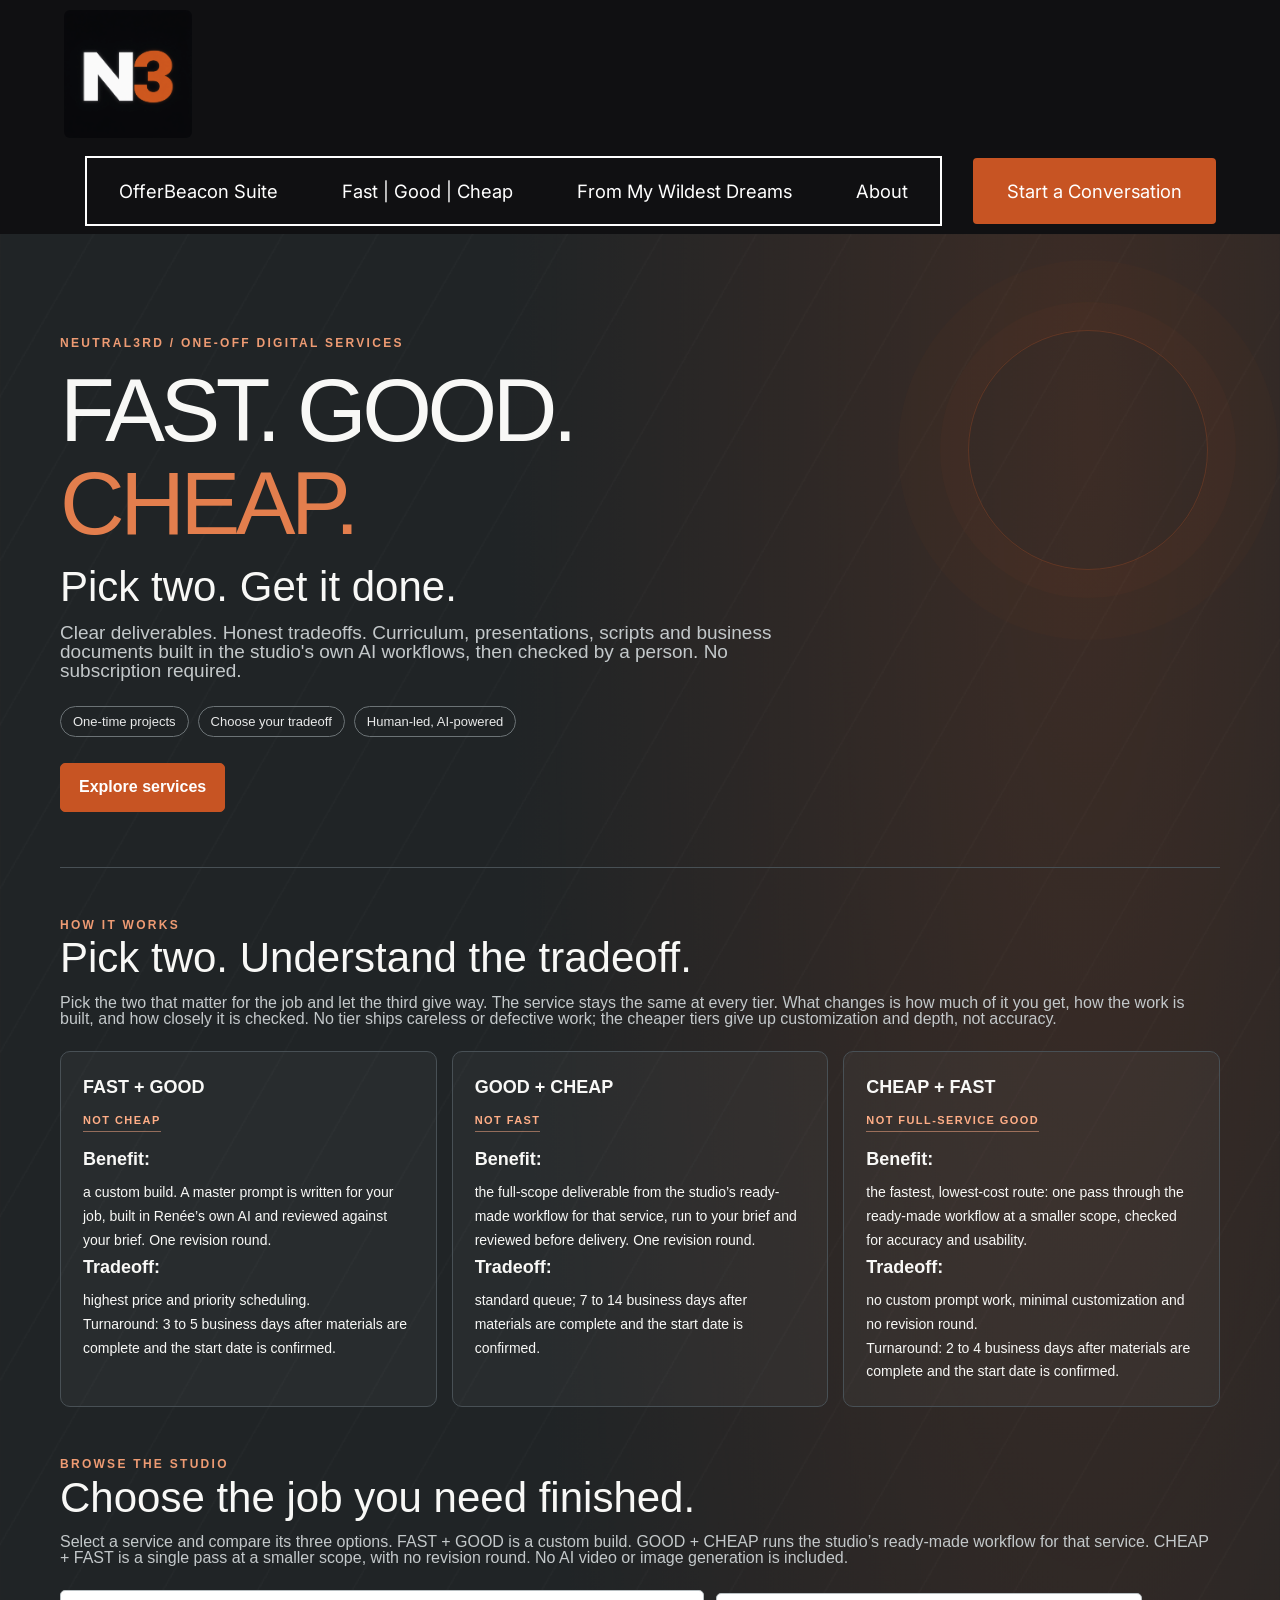
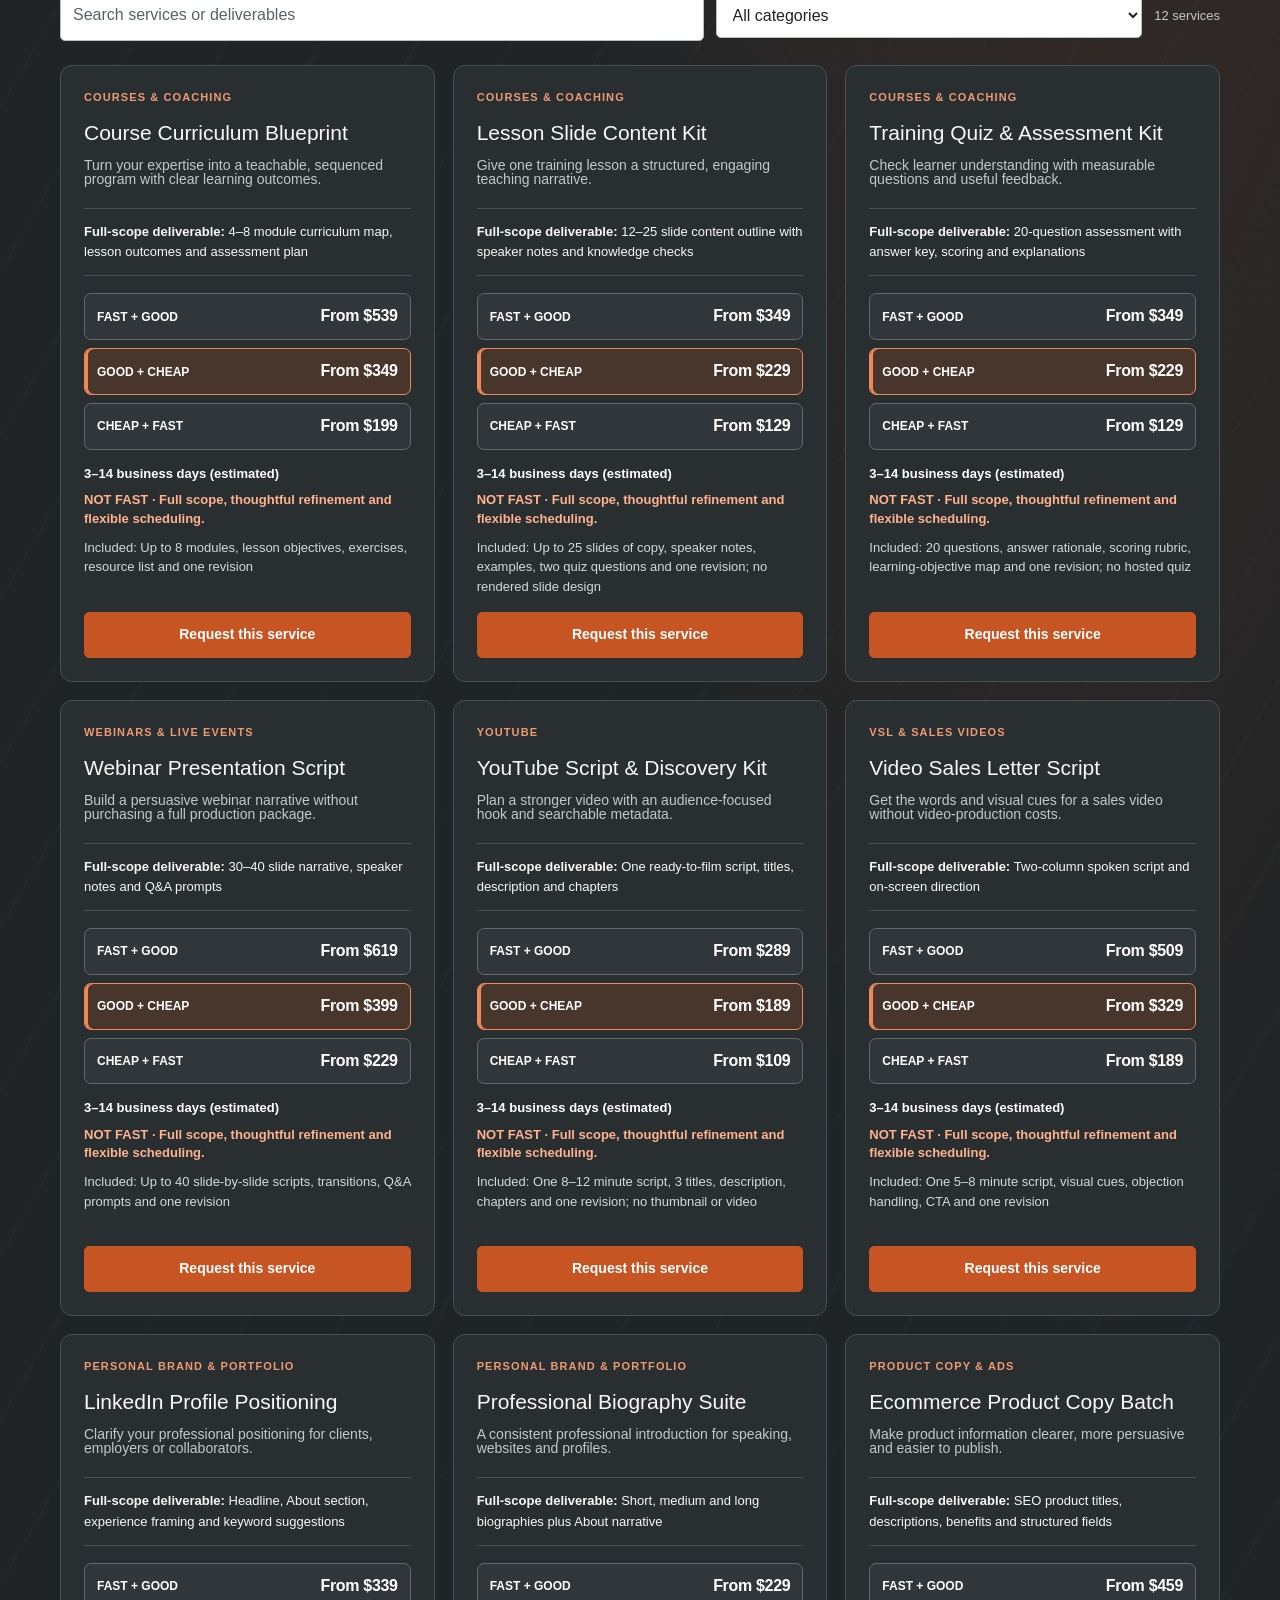
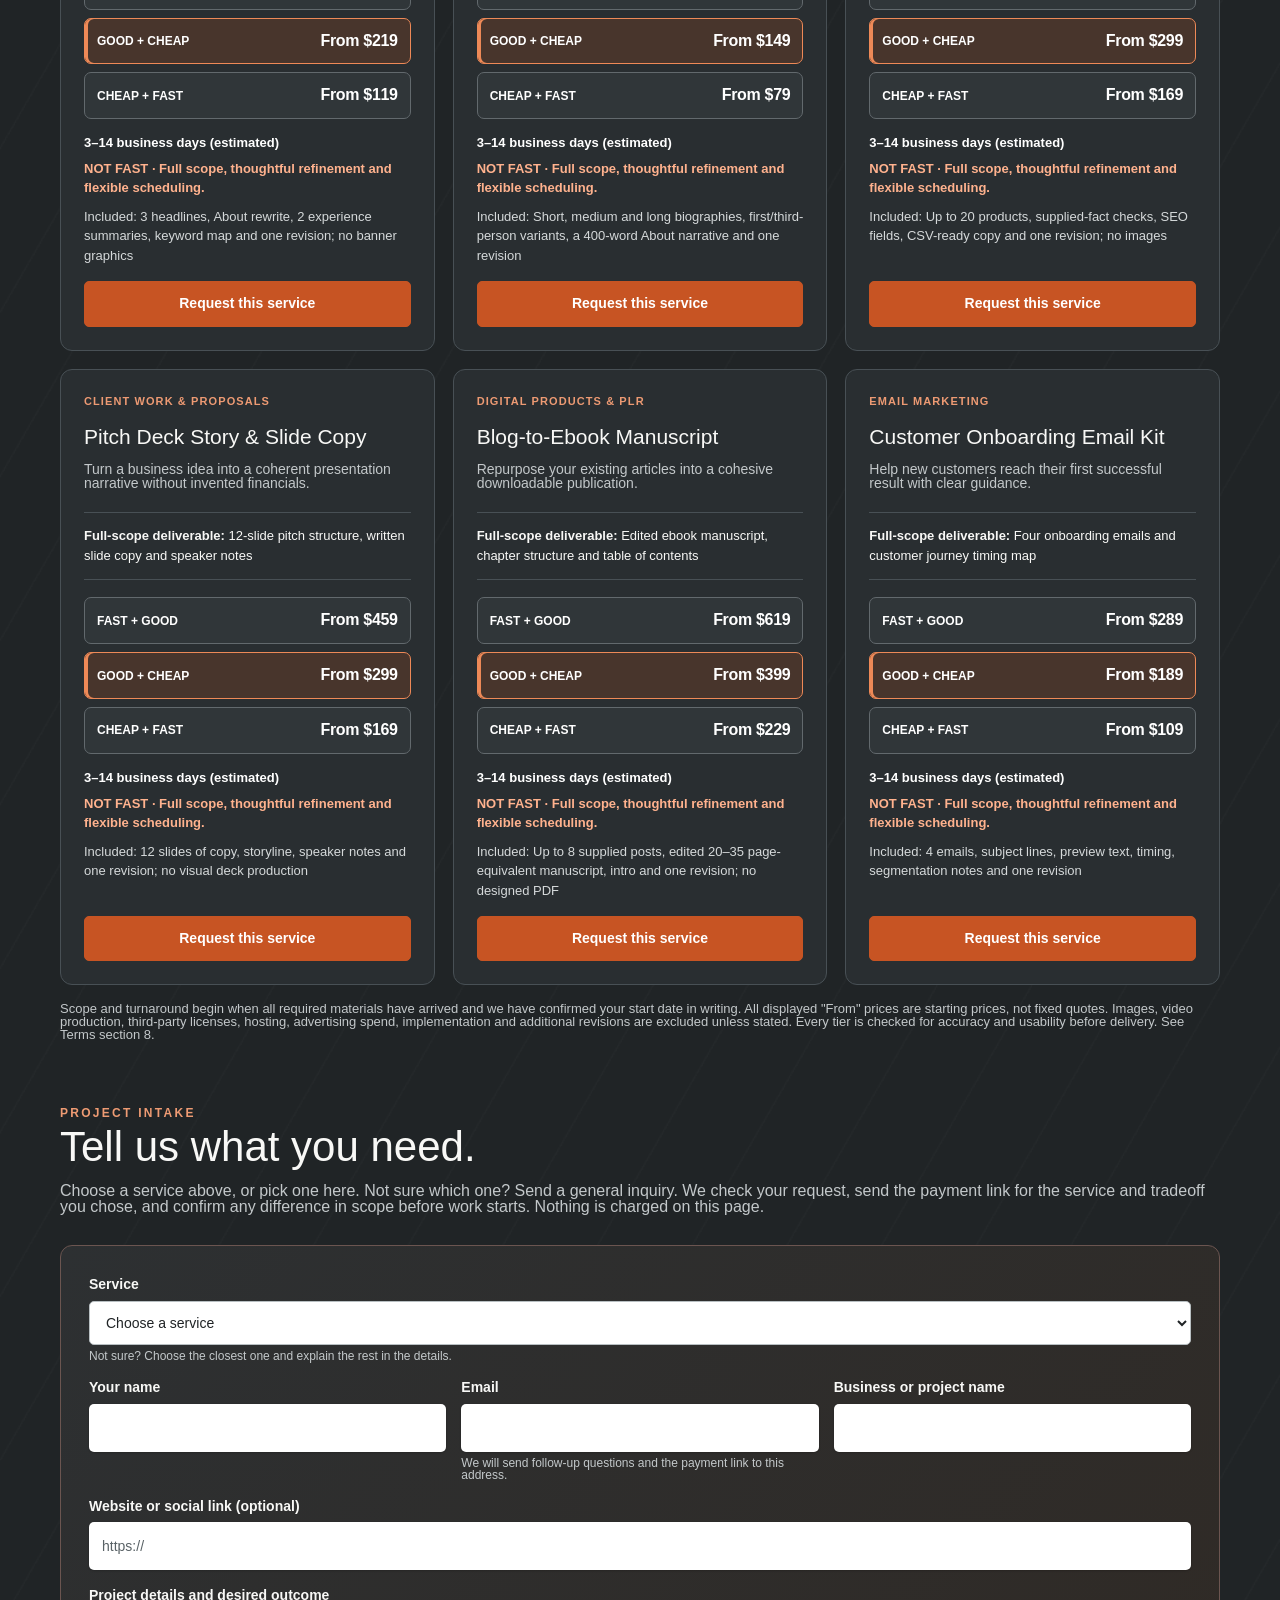
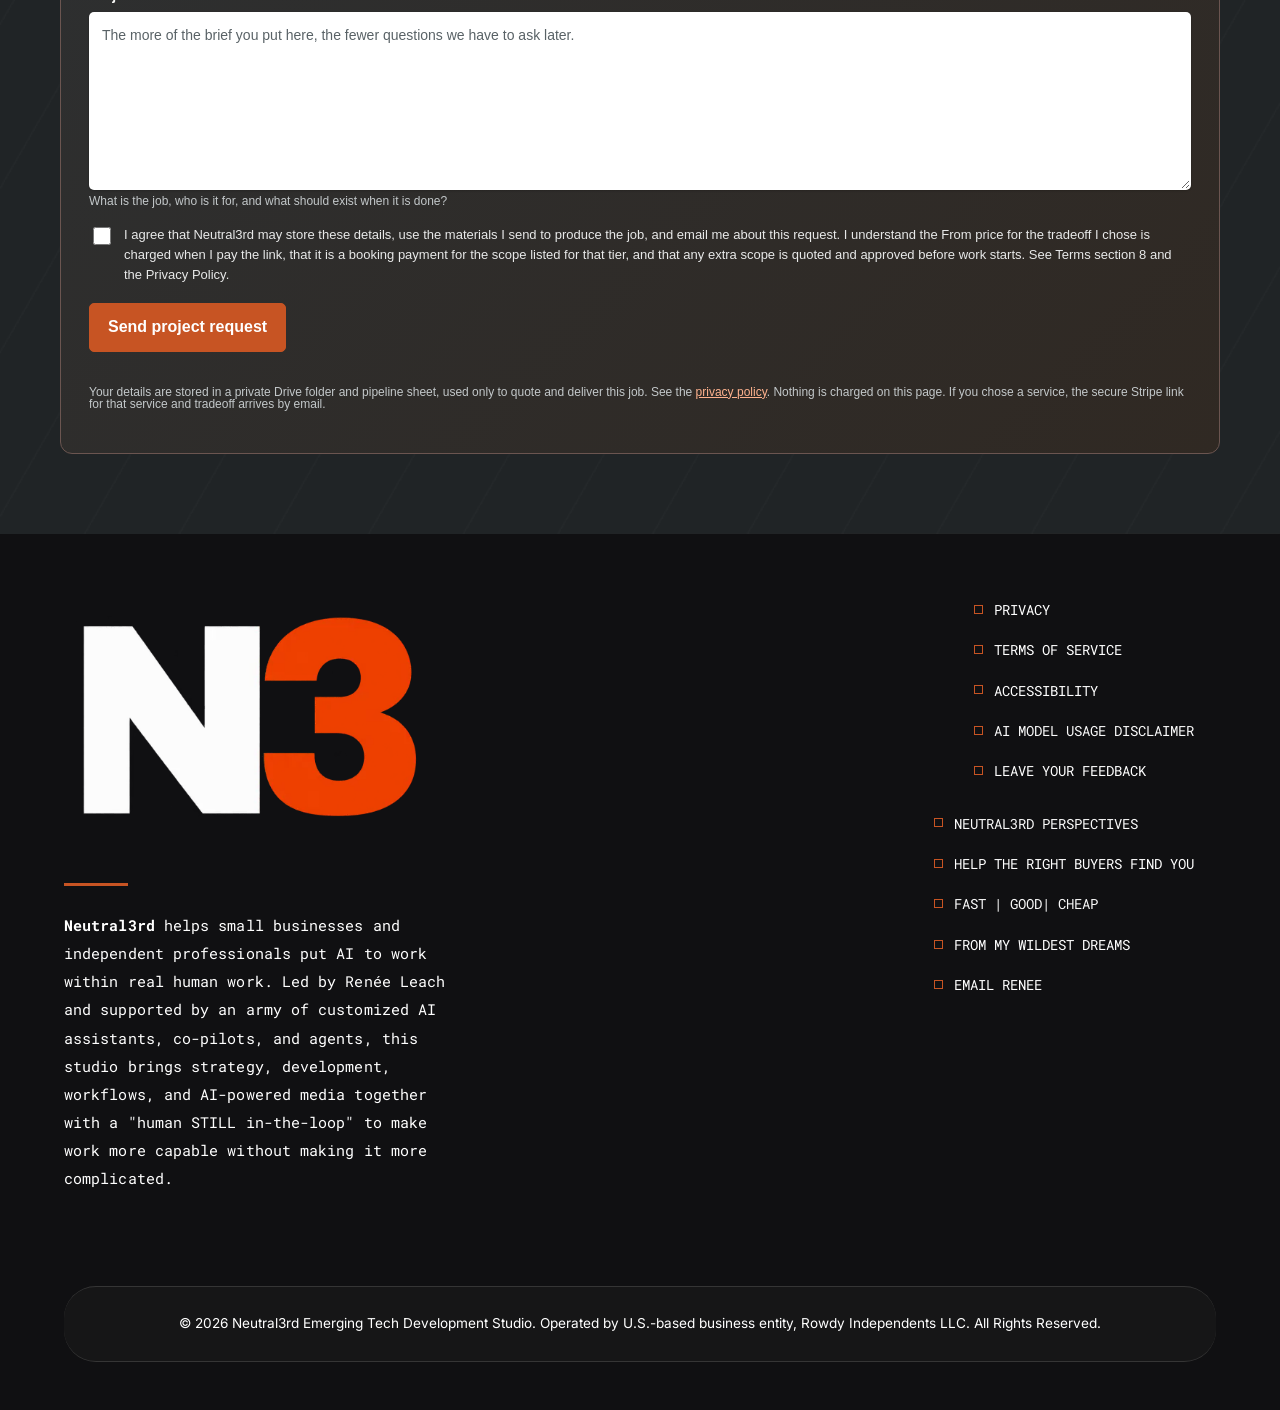
<file: fast-good-cheap.html>
<!DOCTYPE html>
<html  >
<head>
  
  <meta charset="UTF-8">
  <meta http-equiv="X-UA-Compatible" content="IE=edge">
  
  <meta name="twitter:card" content="summary_large_image"/>
  <meta name="twitter:image:src" content="assets/images/fast-good-cheap-meta.png">
  <meta property="og:image" content="assets/images/fast-good-cheap-meta.png">
  <meta name="twitter:title" content="Fast, Good &amp; Cheap - One-Off Specialist Services | Neutral3rd Emerging Tech Development Studio">
  <meta name="viewport" content="width=device-width, initial-scale=1, minimum-scale=1">
  <link rel="shortcut icon" href="assets/images/white20and20orange20n320logo-128x128.png" type="image/x-icon">
  <meta name="description" content="Choose one-off curriculum, presentation, product copy and video script services from Neutral3rd. Compare priority, standard and streamlined packages.">
  
  
  <title>Fast, Good & Cheap - One-Off Specialist Services | Neutral3rd Emerging Tech Development Studio</title>
  <link rel="stylesheet" href="assets/bootstrap/css/bootstrap.min.css">
  <link rel="stylesheet" href="assets/dropdown/css/style.css">
  <link rel="stylesheet" href="assets/socicon/css/styles.css">
  <link rel="stylesheet" href="assets/theme/css/style.css">
  <link rel="preload" href="https://fonts.googleapis.com/css?family=Inter:100,200,300,400,500,600,700,800,900,100i,200i,300i,400i,500i,600i,700i,800i,900i&display=swap" as="style" onload="this.onload=null;this.rel='stylesheet'">
  <noscript><link rel="stylesheet" href="https://fonts.googleapis.com/css?family=Inter:100,200,300,400,500,600,700,800,900,100i,200i,300i,400i,500i,600i,700i,800i,900i&display=swap"></noscript>
  <link rel="preload" href="https://fonts.googleapis.com/css?family=Roboto+Mono:100,200,300,400,500,600,700,100i,200i,300i,400i,500i,600i,700i&display=swap" as="style" onload="this.onload=null;this.rel='stylesheet'">
  <noscript><link rel="stylesheet" href="https://fonts.googleapis.com/css?family=Roboto+Mono:100,200,300,400,500,600,700,100i,200i,300i,400i,500i,600i,700i&display=swap"></noscript>
  <link rel="preload" as="style" href="assets/mobirise/css/mbr-additional.css?v=PdJGhJ"><link rel="stylesheet" href="assets/mobirise/css/mbr-additional.css?v=PdJGhJ" type="text/css">

  
  
  <!-- Neutral3rd Fast. Good. Cheap. page styles.
     Paste into Page Settings > Code Editor > Inside <head>, replacing any
     earlier Fast. Good. Cheap. CSS in that box.
     Do not put this in the block CSS tab.
-->
<style>
/* ============================================================
   Neutral3rd - Fast. Good. Cheap.
   Page-level styles for the #n3-fgc-v2 block, written in Mobirise's
   own conventions: mbr-section, container, the Bootstrap row and
   column grid, mbr-section-title, mbr-section-subtitle,
   mbr-fonts-style, btn and form-control.
   The block uses a new id, so older #custom-html-5e #n3-fgc rules
   still in the site stylesheet cannot reach it. Every rule starts
   with #n3-fgc-v2. The panel compiles through Less, so this file
   avoids calc() arithmetic on CSS variables; values are written out.
   ============================================================ */

#n3-fgc-v2 {
  --n3-bg: #202426;
  --n3-panel: #292e31;
  --n3-line: #485055;
  --n3-orange: #c75423;
  --n3-white: #f8f8f6;
  --n3-muted: #c3c8ca;
  background:
    radial-gradient(ellipse at 85% 4%, rgba(199, 84, 35, 0.17), transparent 38%),
    repeating-linear-gradient(120deg, transparent 0 80px, rgba(255, 255, 255, 0.018) 81px 82px),
    var(--n3-bg);
  color: var(--n3-white);
  padding: 80px 0;
  font-family: Arial, Helvetica, sans-serif;
  line-height: 1.55;
  isolation: isolate;
}

#n3-fgc-v2 * { box-sizing: border-box; }

/* One content measure at every breakpoint, on the Mobirise container. */
#n3-fgc-v2 .container {
  width: 100%;
  max-width: 1200px;
  margin: 0 auto;
  padding: 0 20px;
}

/* The theme's type scale and button spacing are neutralised inside the
   block so the approved design keeps its own type and rhythm. */
#n3-fgc-v2 .mbr-fonts-style { font-family: inherit; }
#n3-fgc-v2 .mbr-section-btn { margin: 0; font-size: inherit; }
#n3-fgc-v2 .btn { margin: 0; }

/* The site forces square, light buttons inside .mbr-section-btn. */
#n3-fgc-v2 .mbr-section-btn .btn {
  border-radius: 5px !important;
  font-weight: 700 !important;
}
#n3-fgc-v2 .mbr-section-btn .btn:hover,
#n3-fgc-v2 .mbr-section-btn .btn:focus { transform: none; }

/* The site CSS forces pill inputs and a monospace face on .form-control
   with !important, so the block restores its own input shape. */
#n3-fgc-v2 .form-control {
  height: auto;
  line-height: inherit;
  border-radius: 5px !important;
}
#n3-fgc-v2 textarea.form-control { line-height: inherit !important; }
#n3-fgc-v2 .form-control:hover,
#n3-fgc-v2 .form-control:focus {
  border-color: #b8bfc2 !important;
  box-shadow: none;
}

/* ------------------------------------------------ typography --- */

#n3-fgc-v2 .n3-eyebrow {
  color: #ee9b73;
  letter-spacing: .19em;
  font-weight: 700;
  font-size: 12px;
  line-height: inherit;
  text-transform: uppercase;
}

#n3-fgc-v2 h1 {
  font-size: clamp(44px, 7vw, 90px);
  line-height: 1.04;
  letter-spacing: -0.05em;
  margin: 12px 0;
}

#n3-fgc-v2 h2 {
  font-size: clamp(26px, 4vw, 42px);
  line-height: 1.15;
  margin: 0 0 12px;
}

#n3-fgc-v2 h3 {
  font-size: 21px;
  line-height: 1.25;
  margin: 0 0 12px;
}

#n3-fgc-v2 p { margin: 0 0 15px; }

#n3-fgc-v2 .n3-accent { color: #e37e4d; }

#n3-fgc-v2 .n3-muted { color: var(--n3-muted); }

#n3-fgc-v2 .n3-muted a,
#n3-fgc-v2 .n3-legal a {
  color: #ffb28e;
  text-decoration: underline;
}

#n3-fgc-v2 .n3-intro {
  font-size: 19px;
  max-width: 740px;
  color: var(--n3-muted);
}

/* ------------------------------------------------------ hero --- */

#n3-fgc-v2 .n3-hero {
  padding: 20px 0 55px;
  border-bottom: 1px solid var(--n3-line);
  position: relative;
}

#n3-fgc-v2 .n3-hero:after {
  content: '';
  position: absolute;
  right: 1%;
  top: 3%;
  width: 240px;
  height: 240px;
  border: 1px solid rgba(199, 84, 35, 0.28);
  border-radius: 50%;
  box-shadow: 0 0 0 28px rgba(199, 84, 35, 0.035), 0 0 0 70px rgba(199, 84, 35, 0.025);
  pointer-events: none;
}

#n3-fgc-v2 .n3-hero > * { position: relative; z-index: 1; }

#n3-fgc-v2 .n3-pills {
  display: flex;
  flex-wrap: wrap;
  gap: 9px;
  margin: 26px 0;
}

#n3-fgc-v2 .n3-pill {
  border: 1px solid #6c7376;
  padding: 8px 12px;
  border-radius: 40px;
  font-size: 13px;
  color: #e8e9e9;
}

/* --------------------------------------------------- buttons --- */

#n3-fgc-v2 .n3-btn {
  display: inline-flex;
  align-items: center;
  justify-content: center;
  min-height: 44px;
  background: var(--n3-orange);
  color: #fff !important;
  border: 1px solid var(--n3-orange);
  border-radius: 5px;
  padding: 11px 18px;
  text-decoration: none;
  cursor: pointer;
  font: inherit;
  font-weight: 700;
}

#n3-fgc-v2 .n3-btn:hover,
#n3-fgc-v2 .n3-btn:focus-visible { background: #e16a35; }

#n3-fgc-v2 .n3-btn[disabled] { opacity: .6; cursor: default; }

#n3-fgc-v2 .n3-btn-outline {
  background: transparent;
  border-color: #9b9fa1;
}

/* -------------------------------------------------- sections --- */

#n3-fgc-v2 .n3-section { padding: 48px 0 0; }

#n3-fgc-v2 #n3-fgc-how,
#n3-fgc-v2 #n3-fgc-catalog,
#n3-fgc-v2 #n3-fgc-request { scroll-margin-top: 96px; }

/* ------------------------------- Mobirise row and column grid --- */

/* Mobirise compiles this panel with Less, which fails on calc() arithmetic
   applied to a CSS variable. Each gutter is written out as a plain value. */

#n3-fgc-v2 .row {
  margin-left: -9px;
  margin-right: -9px;
  margin-bottom: -18px;
}

#n3-fgc-v2 .row > [class*="col-"] {
  min-width: 0;
  padding-left: 9px;
  padding-right: 9px;
  margin-bottom: 18px;
}

#n3-fgc-v2 .row.n3-principles {
  margin-top: 24px;
  margin-left: -7.5px;
  margin-right: -7.5px;
  margin-bottom: -15px;
}

#n3-fgc-v2 .row.n3-principles > [class*="col-"] {
  padding-left: 7.5px;
  padding-right: 7.5px;
  margin-bottom: 15px;
}

#n3-fgc-v2 .row.n3-form-grid {
  align-items: flex-start;
  margin-left: -7.5px;
  margin-right: -7.5px;
  margin-bottom: -15px;
}

#n3-fgc-v2 .row.n3-form-grid > [class*="col-"] {
  padding-left: 7.5px;
  padding-right: 7.5px;
  margin-bottom: 15px;
}

#n3-fgc-v2 .row.n3-tiers {
  margin-top: 4px;
  margin-left: -4px;
  margin-right: -4px;
  margin-bottom: -8px;
}

#n3-fgc-v2 .row.n3-tiers > [class*="col-"] {
  padding-left: 4px;
  padding-right: 4px;
  margin-bottom: 8px;
}

/* ----------------------------------------------- principles --- */

#n3-fgc-v2 .n3-principle {
  height: 100%;
  background: rgba(255, 255, 255, 0.035);
  border: 1px solid var(--n3-line);
  padding: 22px;
  border-radius: 10px;
}

#n3-fgc-v2 .n3-principle strong {
  display: block;
  font-size: 18px;
  margin-bottom: 6px;
}

#n3-fgc-v2 .n3-principle p {
  font-size: 14px;
  line-height: 1.7;
  margin: 0;
}

#n3-fgc-v2 .n3-principle p b { color: #f9f9f7; }

#n3-fgc-v2 .n3-tradeoff {
  display: inline-block;
  font-size: 11px;
  font-weight: 800;
  letter-spacing: .13em;
  color: #ffae87;
  margin: 0 0 12px;
  border-bottom: 1px solid rgba(255, 174, 135, 0.5);
  padding-bottom: 5px;
}

/* --------------------------------------------------- catalog --- */

#n3-fgc-v2 .n3-toolbar {
  display: flex;
  flex-wrap: wrap;
  gap: 12px;
  align-items: center;
  margin: 24px 0;
}

#n3-fgc-v2 input,
#n3-fgc-v2 select,
#n3-fgc-v2 textarea {
  background: #fff;
  color: #202426;
  border: 1px solid #b8bfc2;
  border-radius: 5px;
  padding: 12px;
  font: inherit;
  max-width: 100%;
}

#n3-fgc-v2 input::placeholder,
#n3-fgc-v2 textarea::placeholder {
  color: #596266;
  opacity: 1;
}

#n3-fgc-v2 .n3-toolbar input { flex: 2 1 230px; }
#n3-fgc-v2 .n3-toolbar select { flex: 1 1 220px; }

#n3-fgc-v2 .n3-count { color: var(--n3-muted); font-size: 13px; }

#n3-fgc-v2 .n3-card {
  height: 100%;
  display: flex;
  flex-direction: column;
  background: var(--n3-panel);
  border: 1px solid var(--n3-line);
  border-radius: 12px;
  padding: 23px;
  min-width: 0;
}

#n3-fgc-v2 .n3-card[hidden] { display: none !important; }

#n3-fgc-v2 .n3-tag {
  color: #ed9a73;
  font-size: 11px;
  letter-spacing: .1em;
  text-transform: uppercase;
  font-weight: 700;
  margin-bottom: 14px;
}

#n3-fgc-v2 .n3-card p { color: var(--n3-muted); font-size: 14px; }

#n3-fgc-v2 .n3-deliverable {
  font-size: 13px;
  padding: 13px 0;
  border-top: 1px solid var(--n3-line);
  border-bottom: 1px solid var(--n3-line);
  margin: 7px 0 17px;
}

#n3-fgc-v2 .n3-deliverable b { color: #fff; }

#n3-fgc-v2 .n3-choices {
  display: grid;
  gap: 8px;
  margin-top: auto;
}

#n3-fgc-v2 .n3-choice {
  width: 100%;
  text-align: left;
  border: 1px solid #62696d;
  border-radius: 7px;
  background: #303639;
  color: #fff;
  padding: 10px 12px;
  cursor: pointer;
  display: flex;
  justify-content: space-between;
  gap: 8px;
  align-items: center;
  font: inherit;
  font-size: 13px;
}

#n3-fgc-v2 .n3-choice[aria-pressed="true"] {
  border-color: #ee8957;
  background: #48352c;
  box-shadow: inset 3px 0 0 #ee8957;
}

#n3-fgc-v2 .n3-choice span {
  font-size: 12px;
  font-weight: 700;
}

#n3-fgc-v2 .n3-choice strong {
  font-size: 16px;
  letter-spacing: -0.02em;
  white-space: nowrap;
}

#n3-fgc-v2 .n3-detail {
  min-height: 148px;
  margin-top: 14px;
  font-size: 13px;
  color: #d6dadc;
}

#n3-fgc-v2 .n3-detail b { color: #fff; }

#n3-fgc-v2 .n3-tradeoff-line {
  color: #ffb28e;
  font-weight: 700;
  margin: 7px 0 9px;
  line-height: 1.45;
}

#n3-fgc-v2 .n3-included { color: #d5d9da; line-height: 1.5; }
#n3-fgc-v2 .n3-build {
  margin-top: 7px;
  padding-left: 10px;
  border-left: 2px solid var(--n3-orange);
  color: var(--n3-muted);
  font-size: .88em;
  line-height: 1.45;
}

#n3-fgc-v2 .n3-card .n3-btn {
  width: 100%;
  font-size: 14px;
}

#n3-fgc-v2 .n3-footnote {
  font-size: 13px;
  color: var(--n3-muted);
  margin-top: 17px;
}

/* ---------------------------------------------- intake form --- */

#n3-fgc-v2 .n3-intake {
  border: 1px solid #6b5550;
  background: linear-gradient(135deg, #2d3032, #302923);
  border-radius: 12px;
  padding: 28px;
  margin-top: 30px;
}

#n3-fgc-v2 .n3-form-field {
  display: flex;
  flex-direction: column;
  gap: 5px;
  font-size: 14px;
  font-weight: 400;
  min-width: 0;
}

#n3-fgc-v2 .n3-form-field > label {
  font-weight: 700;
}

#n3-fgc-v2 .n3-form-field input,
#n3-fgc-v2 .n3-form-field select,
#n3-fgc-v2 .n3-form-field textarea {
  width: 100%;
  font-weight: 400;
}

#n3-fgc-v2 .n3-hint {
  font-weight: 400;
  font-size: 12px;
  color: var(--n3-muted);
}

#n3-fgc-v2 .n3-form-details textarea {
  min-height: 175px;
  resize: vertical;
}

#n3-fgc-v2 .n3-tier-group {
  border: 0;
  padding: 0;
  margin: 0;
  min-width: 0;
}

#n3-fgc-v2 .n3-tier-group legend {
  font-size: 14px;
  font-weight: 700;
  padding: 0;
  margin-bottom: 5px;
}

#n3-fgc-v2 .n3-tier-group .n3-hint {
  margin: 0 0 8px;
}

#n3-fgc-v2 .n3-radio {
  position: relative;
  display: block;
  cursor: pointer;
}

#n3-fgc-v2 .n3-radio input {
  position: absolute;
  width: 1px;
  height: 1px;
  opacity: 0;
  pointer-events: none;
}

#n3-fgc-v2 .n3-radio-body {
  display: flex;
  flex-direction: column;
  height: 100%;
  gap: 4px;
  border: 1px solid #62696d;
  border-radius: 7px;
  background: #303639;
  padding: 10px 12px;
  font-size: 12px;
  font-weight: 700;
}

#n3-fgc-v2 .n3-radio-body strong {
  font-size: 16px;
  letter-spacing: -0.02em;
}

#n3-fgc-v2 .n3-radio-note {
  font-size: 11px;
  font-weight: 400;
  color: #d5d9da;
}

#n3-fgc-v2 .n3-radio input:checked + .n3-radio-body {
  border-color: #ee8957;
  background: #48352c;
  box-shadow: inset 3px 0 0 #ee8957;
}

#n3-fgc-v2 .n3-radio input:focus-visible + .n3-radio-body {
  outline: 3px solid #ffb58d;
  outline-offset: 3px;
}

#n3-fgc-v2 .n3-form-consent {
  display: flex;
  align-items: flex-start;
  gap: 10px;
  margin: 18px 0;
  font-size: 13px;
  color: #e8e9e9;
  font-weight: 400;
}

#n3-fgc-v2 .n3-form-consent input {
  width: 18px;
  height: 18px;
  flex: 0 0 18px;
  margin-top: 2px;
  padding: 0;
  accent-color: var(--n3-orange);
}

#n3-fgc-v2 .n3-legal {
  font-size: 12px;
  color: var(--n3-muted);
}

#n3-fgc-v2 .n3-status {
  min-height: 1.4em;
  margin: 14px 0 0;
  font-size: 14px;
  color: #d6dadc;
}

#n3-fgc-v2 .n3-status[data-state="error"] { color: #ffb4a2; }

#n3-fgc-v2 .n3-hp {
  position: absolute;
  left: -9999px;
  width: 1px;
  height: 1px;
  overflow: hidden;
}

/* -------------------------------------------------- feedback --- */

#n3-fgc-v2 :focus-visible {
  outline: 3px solid #ffb58d;
  outline-offset: 3px;
}

#n3-fgc-v2 [hidden] { display: none !important; }

/* --------------------------------------- basic image protection --- */

img {
  -webkit-user-drag: none;
  user-drag: none;
  -webkit-touch-callout: none;
}

/* ------------------------------------------------- responsive --- */

@media (max-width: 991px) {
  #n3-fgc-v2 .n3-grid > [class*="col-"] { flex: 0 0 50%; width: 50%; max-width: 50%; }
  #n3-fgc-v2 .n3-principles > [class*="col-"],
  #n3-fgc-v2 .n3-form-grid > [class*="col-"]:not(.n3-form-wide),
  #n3-fgc-v2 .n3-tiers > [class*="col-"] { flex: 0 0 33.333333%; width: 33.333333%; max-width: 33.333333%; }
}

/* The design keeps three cards across until 960, where Bootstrap's own
   column breakpoint would already have dropped to one. */
@media (min-width: 961px) and (max-width: 991px) {
  #n3-fgc-v2 .n3-grid > [class*="col-"] { flex: 0 0 33.333333%; width: 33.333333%; max-width: 33.333333%; }
}

@media (max-width: 700px) {
  #n3-fgc-v2 .n3-form-grid > [class*="col-"]:not(.n3-form-wide),
  #n3-fgc-v2 .n3-tiers > [class*="col-"] { flex: 0 0 100%; width: 100%; max-width: 100%; }
}

@media (max-width: 640px) {
  #n3-fgc-v2 { padding: 48px 0; }
  #n3-fgc-v2 .container { padding: 0 16px; }
  #n3-fgc-v2 .n3-grid > [class*="col-"],
  #n3-fgc-v2 .n3-principles > [class*="col-"] { flex: 0 0 100%; width: 100%; max-width: 100%; }
  #n3-fgc-v2 .n3-hero:after { opacity: .3; width: 150px; height: 150px; }
  #n3-fgc-v2 .n3-intake { padding: 19px; }
  #n3-fgc-v2 .n3-detail { min-height: 0; }
}

</style>

<meta name="theme-color" content="#f9f6e0">
<link rel="manifest" href="manifest.json">
<script src="sw-connect.js"></script>
<meta name="mobile-web-app-capable" content="yes">
<meta name="apple-mobile-web-app-capable" content="yes">
<link rel="apple-touch-startup-image" media="(device-width: 320px) and (device-height: 568px) and (-webkit-device-pixel-ratio: 2) and (orientation: portrait)" href="assets/images/apple-launch-640x1136.png">
<link rel="apple-touch-startup-image" media="(device-width: 375px) and (device-height: 667px) and (-webkit-device-pixel-ratio: 2) and (orientation: portrait)" href="assets/images/apple-launch-750x1334.png">
<link rel="apple-touch-startup-image" media="(device-width: 414px) and (device-height: 736px) and (-webkit-device-pixel-ratio: 3) and (orientation: portrait)" href="assets/images/apple-launch-1242x2208.png">
<link rel="apple-touch-startup-image" media="(device-width: 375px) and (device-height: 812px) and (-webkit-device-pixel-ratio: 3) and (orientation: portrait)" href="assets/images/apple-launch-1125x2436.png">
<link rel="apple-touch-startup-image" media="(device-width: 390px) and (device-height: 844px) and (-webkit-device-pixel-ratio: 3) and (orientation: portrait)" href="assets/images/apple-launch-1170x2532.png">
<link rel="apple-touch-startup-image" media="(device-width: 393px) and (device-height: 852px) and (-webkit-device-pixel-ratio: 3) and (orientation: portrait)" href="assets/images/apple-launch-1179x2556.png">
<link rel="apple-touch-startup-image" media="(device-width: 430px) and (device-height: 932px) and (-webkit-device-pixel-ratio: 3) and (orientation: portrait)" href="assets/images/apple-launch-1290x2796.png">
<link rel="apple-touch-startup-image" media="(device-width: 768px) and (device-height: 1024px) and (-webkit-device-pixel-ratio: 2) and (orientation: portrait)" href="assets/images/apple-launch-1536x2048.png">
<link rel="apple-touch-startup-image" media="(device-width: 834px) and (device-height: 1112px) and (-webkit-device-pixel-ratio: 2) and (orientation: portrait)" href="assets/images/apple-launch-1668x2224.png">
<link rel="apple-touch-startup-image" media="(device-width: 834px) and (device-height: 1194px) and (-webkit-device-pixel-ratio: 2) and (orientation: portrait)" href="assets/images/apple-launch-1668x2388.png">
<link rel="apple-touch-startup-image" media="(device-width: 1024px) and (device-height: 1366px) and (-webkit-device-pixel-ratio: 2) and (orientation: portrait)" href="assets/images/apple-launch-2048x2732.png">
<meta name="apple-mobile-web-app-status-bar-style" content="default">
<meta name="apple-mobile-web-app-title" content="Neutral3rd Emerging Technologies Development Studio">
<link rel="apple-touch-icon" href="apple-touch-icon.png"></head>
<body>
  
  <section data-bs-version="5.1" class="menu menu01 glancem5 cid-vA8TDtYH0a" once="menu" id="menu01-4l">
    

    <nav class="navbar navbar-dropdown navbar-expand-lg">
        <div class="content-wrap container-fluid">
            <div class="navbar-brand">
                <span class="navbar-logo">
                    <a href="https://neutral3rd.space">
                        <img src="[data-uri]" alt="Neutral3rd Emerging Tech Development Studio" style="height: 8rem;" loading="lazy" class="lazyload" data-src="assets/images/white20and20orange20n320logo-1206x1206.png">
                    </a>
                </span>
                
            </div>
            <button class="navbar-toggler" type="button" data-toggle="collapse" data-bs-toggle="collapse" data-target="#navbarSupportedContent" data-bs-target="#navbarSupportedContent" aria-controls="navbarNavAltMarkup" aria-expanded="false" aria-label="Toggle navigation">
                <div class="hamburger">
                    <span></span>
                    <span></span>
                    <span></span>
                    <span></span>
                </div>
            </button>
            <div class="collapse navbar-collapse" id="navbarSupportedContent">
                <ul class="navbar-nav nav-dropdown" data-app-modern-menu="true"><li class="nav-item"><a class="nav-link link text-info text-primary display-4" href="https://offerbeacon.neutral3rd.space" target="_blank">OfferBeacon Suite</a></li><li class="nav-item"><a class="nav-link link text-info text-primary display-4" href="https://neutral3rd.space/fast-good-cheap">Fast | Good | Cheap</a></li><li class="nav-item"><a class="nav-link link text-info text-primary display-4" href="https://neutral3rd.space/custom-task-prompt">From My Wildest Dreams</a></li>
                    
                    <li class="nav-item"><a class="nav-link link text-info text-primary display-4" href="index.html#dev-about">About</a>
                    </li></ul>
                
                <div class="navbar-buttons mbr-section-btn"><a class="btn btn-secondary display-4" href="https://studioguide.neutral3rd.space/chat?token=cf7573456c87d54489c7ba5f0a2e93bf&name=Samir%20%7C%20Neutral3rd%20Emerging%20Tech%20Development%20Studio&accent=%23c75423&greet=Hey!%20Welcome%20to%20Neutral3rd.%20I%27m%20Samir%2C%20Neutral3rd%27s%20AI%20studio%20guide.%20I%20can%20help%20you%20explore%20the%20OfferBeacon%20Suite%2C%20learn%20about%20this%20development%20studio%20in%20general%2C%20or%20find%20the%20right%20next%20step.%20What%20brings%20you%20here%20today%3F&face=https%3A%2F%2Fcuevueapp.com%2Fassets%2Ffaces%2Fstandard%2F62227bb3-2f6e-4220-b3c9-2c02b2fdb349.jpg&page=https%3A%2F%2Fstudioguide.neutral3rd.space%2Fneutral3rd-emerging-technologies%2Fsamir-from-neutral3rd-emerging&mode=desktop&lang=en" target="_blank">Start a Conversation</a></div>
            </div>
        </div>
    </nav>
</section>

<div id="custom-html-5e"><section id="n3-fgc-v2" class="mbr-section" aria-label="Neutral3rd one-off digital services">
 <div class="container">

  <header class="n3-hero">
   <div class="n3-eyebrow mbr-section-subtitle mbr-fonts-style">Neutral3rd / One-off digital services</div>
   <h1 class="mbr-section-title mbr-fonts-style display-2">FAST. GOOD.<br><span class="n3-accent">CHEAP.</span></h1>
   <h2 class="mbr-section-subtitle mbr-fonts-style display-5">Pick two. Get it done.</h2>
   <p class="n3-intro mbr-fonts-style">Clear deliverables. Honest tradeoffs. Curriculum, presentations, scripts and business documents built in the studio's own AI workflows, then checked by a person. No subscription required.</p>
   <div class="n3-pills"><span class="n3-pill">One-time projects</span><span class="n3-pill">Choose your tradeoff</span><span class="n3-pill">Human-led, AI-powered</span></div>
   <div class="mbr-section-btn"><a class="n3-btn btn display-4" href="#n3-fgc-catalog">Explore services</a></div>
  </header>

  <div class="n3-section" id="n3-fgc-how">
   <div class="n3-eyebrow mbr-section-subtitle mbr-fonts-style">How it works</div>
   <h2 class="mbr-section-subtitle mbr-fonts-style display-5">Pick two. Understand the tradeoff.</h2>
   <p class="n3-muted mbr-fonts-style">Pick the two that matter for the job and let the third give way. The service stays the same at every tier. What changes is how much of it you get, how the work is built, and how closely it is checked. No tier ships careless or defective work; the cheaper tiers give up customization and depth, not accuracy.</p>
   <div class="n3-principles row">
    <div class="col-12 col-lg-4"><div class="n3-principle"><strong>FAST + GOOD</strong><span class="n3-tradeoff">NOT CHEAP</span><p class="mbr-fonts-style"><strong>Benefit:</strong> a custom build. A master prompt is written for your job, built in Renée’s own AI and reviewed against your brief. One revision round.<br><strong>Tradeoff:</strong> highest price and priority scheduling.</p><p>Turnaround: 3 to 5 business days after materials are complete and the start date is confirmed.</p></div></div>
    <div class="col-12 col-lg-4"><div class="n3-principle"><strong>GOOD + CHEAP</strong><span class="n3-tradeoff">NOT FAST</span><p class="mbr-fonts-style"><strong>Benefit:</strong> the full-scope deliverable from the studio’s ready-made workflow for that service, run to your brief and reviewed before delivery. One revision round.<br><strong>Tradeoff:</strong> standard queue; 7 to 14 business days after materials are complete and the start date is confirmed.</p></div></div>
    <div class="col-12 col-lg-4"><div class="n3-principle"><strong>CHEAP + FAST</strong><span class="n3-tradeoff">NOT FULL-SERVICE GOOD</span><p class="mbr-fonts-style"><strong>Benefit:</strong> the fastest, lowest-cost route: one pass through the ready-made workflow at a smaller scope, checked for accuracy and usability.<br><strong>Tradeoff:</strong> no custom prompt work, minimal customization and no revision round.</p><p>Turnaround: 2 to 4 business days after materials are complete and the start date is confirmed.</p></div></div>
   </div>
  </div>

  <div class="n3-section" id="n3-fgc-catalog">
   <div class="n3-eyebrow mbr-section-subtitle mbr-fonts-style">Browse the studio</div>
   <h2 class="mbr-section-subtitle mbr-fonts-style display-5">Choose the job you need finished.</h2>
   <p class="n3-muted mbr-fonts-style">Select a service and compare its three options. FAST + GOOD is a custom build. GOOD + CHEAP runs the studio’s ready-made workflow for that service. CHEAP + FAST is a single pass at a smaller scope, with no revision round. No AI video or image generation is included.</p>

   <div class="n3-toolbar">
    <input id="n3-fgc-search" type="search" placeholder="Search services or deliverables" aria-label="Search services">
    <select id="n3-fgc-category" aria-label="Filter by category"><option value="all">All categories</option></select>
    <span class="n3-count" id="n3-fgc-count" aria-live="polite">12 services</span>
   </div>

   <div class="n3-grid row" id="n3-fgc-grid">

<div class="n3-card-col col-12 col-lg-4">
<article class="n3-card" data-service="course" data-fgc-service="course-curriculum-blueprint" data-full="Up to 8 modules, lesson objectives, exercises, resource list and one revision" data-lite="4-module roadmap, core objectives and suggested lesson titles" data-category="Courses &amp; Coaching" data-search="course curriculum blueprint turn your expertise into a teachable, sequenced program with clear learning outcomes. 4–8 module curriculum map, lesson outcomes and assessment plan">
<div class="n3-tag mbr-fonts-style">Courses &amp; Coaching</div>
<h3 class="mbr-section-title mbr-fonts-style display-5">Course Curriculum Blueprint</h3>
<p class="mbr-fonts-style">Turn your expertise into a teachable, sequenced program with clear learning outcomes.</p>
<div class="n3-deliverable"><strong>Full-scope deliverable: </strong>4–8 module curriculum map, lesson outcomes and assessment plan</div>
<div class="n3-choices" role="group" aria-label="Choose your tradeoff">
<button type="button" class="n3-choice" data-tier="fg" aria-pressed="false"><span>FAST + GOOD</span><strong>From $539</strong></button>
<button type="button" class="n3-choice" data-tier="gc" aria-pressed="true"><span>GOOD + CHEAP</span><strong>From $349</strong></button>
<button type="button" class="n3-choice" data-tier="fc" aria-pressed="false"><span>CHEAP + FAST</span><strong>From $199</strong></button>
</div>
<div class="n3-detail"><b class="n3-days">3–14 business days (estimated)</b><div class="n3-tradeoff-line">NOT FAST · Full scope from the ready-made studio workflow and one revision round.</div><div class="n3-included">Included: Up to 8 modules, lesson objectives, exercises, resource list and one revision</div></div>
<button class="n3-btn n3-request btn display-4" type="button">Request this service</button>
</article>
</div>

<div class="n3-card-col col-12 col-lg-4">
<article class="n3-card" data-service="slides" data-fgc-service="lesson-slide-content-kit" data-full="Up to 25 slides of copy, speaker notes, examples, two quiz questions and one revision; no rendered slide design" data-lite="12-slide outline with key talking points; no visual design" data-category="Courses &amp; Coaching" data-search="lesson slide content kit give one training lesson a structured, engaging teaching narrative. 12–25 slide content outline with speaker notes and knowledge checks">
<div class="n3-tag mbr-fonts-style">Courses &amp; Coaching</div>
<h3 class="mbr-section-title mbr-fonts-style display-5">Lesson Slide Content Kit</h3>
<p class="mbr-fonts-style">Give one training lesson a structured, engaging teaching narrative.</p>
<div class="n3-deliverable"><strong>Full-scope deliverable: </strong>12–25 slide content outline with speaker notes and knowledge checks</div>
<div class="n3-choices" role="group" aria-label="Choose your tradeoff">
<button type="button" class="n3-choice" data-tier="fg" aria-pressed="false"><span>FAST + GOOD</span><strong>From $349</strong></button>
<button type="button" class="n3-choice" data-tier="gc" aria-pressed="true"><span>GOOD + CHEAP</span><strong>From $229</strong></button>
<button type="button" class="n3-choice" data-tier="fc" aria-pressed="false"><span>CHEAP + FAST</span><strong>From $129</strong></button>
</div>
<div class="n3-detail"><b class="n3-days">3–14 business days (estimated)</b><div class="n3-tradeoff-line">NOT FAST · Full scope from the ready-made studio workflow and one revision round.</div><div class="n3-included">Included: Up to 25 slides of copy, speaker notes, examples, two quiz questions and one revision; no rendered slide design</div></div>
<button class="n3-btn n3-request btn display-4" type="button">Request this service</button>
</article>
</div>

<div class="n3-card-col col-12 col-lg-4">
<article class="n3-card" data-service="quiz" data-fgc-service="training-quiz-assessment-kit" data-full="20 questions, answer rationale, scoring rubric, learning-objective map and one revision; no hosted quiz" data-lite="10 questions, answer key and basic scoring guide" data-category="Courses &amp; Coaching" data-search="training quiz &amp; assessment kit check learner understanding with measurable questions and useful feedback. 20-question assessment with answer key, scoring and explanations">
<div class="n3-tag mbr-fonts-style">Courses &amp; Coaching</div>
<h3 class="mbr-section-title mbr-fonts-style display-5">Training Quiz &amp; Assessment Kit</h3>
<p class="mbr-fonts-style">Check learner understanding with measurable questions and useful feedback.</p>
<div class="n3-deliverable"><strong>Full-scope deliverable: </strong>20-question assessment with answer key, scoring and explanations</div>
<div class="n3-choices" role="group" aria-label="Choose your tradeoff">
<button type="button" class="n3-choice" data-tier="fg" aria-pressed="false"><span>FAST + GOOD</span><strong>From $349</strong></button>
<button type="button" class="n3-choice" data-tier="gc" aria-pressed="true"><span>GOOD + CHEAP</span><strong>From $229</strong></button>
<button type="button" class="n3-choice" data-tier="fc" aria-pressed="false"><span>CHEAP + FAST</span><strong>From $129</strong></button>
</div>
<div class="n3-detail"><b class="n3-days">3–14 business days (estimated)</b><div class="n3-tradeoff-line">NOT FAST · Full scope from the ready-made studio workflow and one revision round.</div><div class="n3-included">Included: 20 questions, answer rationale, scoring rubric, learning-objective map and one revision; no hosted quiz</div></div>
<button class="n3-btn n3-request btn display-4" type="button">Request this service</button>
</article>
</div>

<div class="n3-card-col col-12 col-lg-4">
<article class="n3-card" data-service="webinar" data-fgc-service="webinar-presentation-script" data-full="Up to 40 slide-by-slide scripts, transitions, Q&amp;A prompts and one revision" data-lite="15-slide presentation outline with key messages" data-category="Webinars &amp; Live Events" data-search="webinar presentation script build a persuasive webinar narrative without purchasing a full production package. 30–40 slide narrative, speaker notes and q&amp;a prompts">
<div class="n3-tag mbr-fonts-style">Webinars &amp; Live Events</div>
<h3 class="mbr-section-title mbr-fonts-style display-5">Webinar Presentation Script</h3>
<p class="mbr-fonts-style">Build a persuasive webinar narrative without purchasing a full production package.</p>
<div class="n3-deliverable"><strong>Full-scope deliverable: </strong>30–40 slide narrative, speaker notes and Q&amp;A prompts</div>
<div class="n3-choices" role="group" aria-label="Choose your tradeoff">
<button type="button" class="n3-choice" data-tier="fg" aria-pressed="false"><span>FAST + GOOD</span><strong>From $619</strong></button>
<button type="button" class="n3-choice" data-tier="gc" aria-pressed="true"><span>GOOD + CHEAP</span><strong>From $399</strong></button>
<button type="button" class="n3-choice" data-tier="fc" aria-pressed="false"><span>CHEAP + FAST</span><strong>From $229</strong></button>
</div>
<div class="n3-detail"><b class="n3-days">3–14 business days (estimated)</b><div class="n3-tradeoff-line">NOT FAST · Full scope from the ready-made studio workflow and one revision round.</div><div class="n3-included">Included: Up to 40 slide-by-slide scripts, transitions, Q&amp;A prompts and one revision</div></div>
<button class="n3-btn n3-request btn display-4" type="button">Request this service</button>
</article>
</div>

<div class="n3-card-col col-12 col-lg-4">
<article class="n3-card" data-service="youtube" data-fgc-service="youtube-script-discovery-kit" data-full="One 8–12 minute script, 3 titles, description, chapters and one revision; no thumbnail or video" data-lite="One 4-minute script outline, 2 titles and short description" data-category="YouTube" data-search="youtube script &amp; discovery kit plan a stronger video with an audience-focused hook and searchable metadata. one ready-to-film script, titles, description and chapters">
<div class="n3-tag mbr-fonts-style">YouTube</div>
<h3 class="mbr-section-title mbr-fonts-style display-5">YouTube Script &amp; Discovery Kit</h3>
<p class="mbr-fonts-style">Plan a stronger video with an audience-focused hook and searchable metadata.</p>
<div class="n3-deliverable"><strong>Full-scope deliverable: </strong>One ready-to-film script, titles, description and chapters</div>
<div class="n3-choices" role="group" aria-label="Choose your tradeoff">
<button type="button" class="n3-choice" data-tier="fg" aria-pressed="false"><span>FAST + GOOD</span><strong>From $289</strong></button>
<button type="button" class="n3-choice" data-tier="gc" aria-pressed="true"><span>GOOD + CHEAP</span><strong>From $189</strong></button>
<button type="button" class="n3-choice" data-tier="fc" aria-pressed="false"><span>CHEAP + FAST</span><strong>From $109</strong></button>
</div>
<div class="n3-detail"><b class="n3-days">3–14 business days (estimated)</b><div class="n3-tradeoff-line">NOT FAST · Full scope from the ready-made studio workflow and one revision round.</div><div class="n3-included">Included: One 8–12 minute script, 3 titles, description, chapters and one revision; no thumbnail or video</div></div>
<button class="n3-btn n3-request btn display-4" type="button">Request this service</button>
</article>
</div>

<div class="n3-card-col col-12 col-lg-4">
<article class="n3-card" data-service="vsl" data-fgc-service="video-sales-letter-script" data-full="One 5–8 minute script, visual cues, objection handling, CTA and one revision" data-lite="One 3-minute script with a single CTA and basic scene notes" data-category="VSL &amp; Sales Videos" data-search="video sales letter script get the words and visual cues for a sales video without video-production costs. two-column spoken script and on-screen direction">
<div class="n3-tag mbr-fonts-style">VSL &amp; Sales Videos</div>
<h3 class="mbr-section-title mbr-fonts-style display-5">Video Sales Letter Script</h3>
<p class="mbr-fonts-style">Get the words and visual cues for a sales video without video-production costs.</p>
<div class="n3-deliverable"><strong>Full-scope deliverable: </strong>Two-column spoken script and on-screen direction</div>
<div class="n3-choices" role="group" aria-label="Choose your tradeoff">
<button type="button" class="n3-choice" data-tier="fg" aria-pressed="false"><span>FAST + GOOD</span><strong>From $509</strong></button>
<button type="button" class="n3-choice" data-tier="gc" aria-pressed="true"><span>GOOD + CHEAP</span><strong>From $329</strong></button>
<button type="button" class="n3-choice" data-tier="fc" aria-pressed="false"><span>CHEAP + FAST</span><strong>From $189</strong></button>
</div>
<div class="n3-detail"><b class="n3-days">3–14 business days (estimated)</b><div class="n3-tradeoff-line">NOT FAST · Full scope from the ready-made studio workflow and one revision round.</div><div class="n3-included">Included: One 5–8 minute script, visual cues, objection handling, CTA and one revision</div></div>
<button class="n3-btn n3-request btn display-4" type="button">Request this service</button>
</article>
</div>

<div class="n3-card-col col-12 col-lg-4">
<article class="n3-card" data-service="linkedin" data-fgc-service="linkedin-profile-positioning" data-full="3 headlines, About rewrite, 2 experience summaries, keyword map and one revision; no banner graphics" data-lite="Headline and About rewrite with one positioning angle" data-category="Personal Brand &amp; Portfolio" data-search="linkedin profile positioning clarify your professional positioning for clients, employers or collaborators. headline, about section, experience framing and keyword suggestions">
<div class="n3-tag mbr-fonts-style">Personal Brand &amp; Portfolio</div>
<h3 class="mbr-section-title mbr-fonts-style display-5">LinkedIn Profile Positioning</h3>
<p class="mbr-fonts-style">Clarify your professional positioning for clients, employers or collaborators.</p>
<div class="n3-deliverable"><strong>Full-scope deliverable: </strong>Headline, About section, experience framing and keyword suggestions</div>
<div class="n3-choices" role="group" aria-label="Choose your tradeoff">
<button type="button" class="n3-choice" data-tier="fg" aria-pressed="false"><span>FAST + GOOD</span><strong>From $339</strong></button>
<button type="button" class="n3-choice" data-tier="gc" aria-pressed="true"><span>GOOD + CHEAP</span><strong>From $219</strong></button>
<button type="button" class="n3-choice" data-tier="fc" aria-pressed="false"><span>CHEAP + FAST</span><strong>From $119</strong></button>
</div>
<div class="n3-detail"><b class="n3-days">3–14 business days (estimated)</b><div class="n3-tradeoff-line">NOT FAST · Full scope from the ready-made studio workflow and one revision round.</div><div class="n3-included">Included: 3 headlines, About rewrite, 2 experience summaries, keyword map and one revision; no banner graphics</div></div>
<button class="n3-btn n3-request btn display-4" type="button">Request this service</button>
</article>
</div>

<div class="n3-card-col col-12 col-lg-4">
<article class="n3-card" data-service="bio" data-fgc-service="professional-biography-suite" data-full="Short, medium and long biographies, first/third-person variants, a 400-word About narrative and one revision" data-lite="50- and 150-word bios with a short introduction" data-category="Personal Brand &amp; Portfolio" data-search="professional biography suite a consistent professional introduction for speaking, websites and profiles. short, medium and long biographies plus about narrative">
<div class="n3-tag mbr-fonts-style">Personal Brand &amp; Portfolio</div>
<h3 class="mbr-section-title mbr-fonts-style display-5">Professional Biography Suite</h3>
<p class="mbr-fonts-style">A consistent professional introduction for speaking, websites and profiles.</p>
<div class="n3-deliverable"><strong>Full-scope deliverable: </strong>Short, medium and long biographies plus About narrative</div>
<div class="n3-choices" role="group" aria-label="Choose your tradeoff">
<button type="button" class="n3-choice" data-tier="fg" aria-pressed="false"><span>FAST + GOOD</span><strong>From $229</strong></button>
<button type="button" class="n3-choice" data-tier="gc" aria-pressed="true"><span>GOOD + CHEAP</span><strong>From $149</strong></button>
<button type="button" class="n3-choice" data-tier="fc" aria-pressed="false"><span>CHEAP + FAST</span><strong>From $79</strong></button>
</div>
<div class="n3-detail"><b class="n3-days">3–14 business days (estimated)</b><div class="n3-tradeoff-line">NOT FAST · Full scope from the ready-made studio workflow and one revision round.</div><div class="n3-included">Included: 4 bio lengths, first/third-person variants, 400-word About narrative and revision</div></div>
<button class="n3-btn n3-request btn display-4" type="button">Request this service</button>
</article>
</div>

<div class="n3-card-col col-12 col-lg-4">
<article class="n3-card" data-service="products" data-fgc-service="ecommerce-product-copy-batch" data-full="Up to 20 products, supplied-fact checks, SEO fields, CSV-ready copy and one revision; no images" data-lite="Up to 8 products with titles, concise descriptions and benefits" data-category="Product Copy &amp; Ads" data-search="ecommerce product copy batch make product information clearer, more persuasive and easier to publish. seo product titles, descriptions, benefits and structured fields">
<div class="n3-tag mbr-fonts-style">Product Copy &amp; Ads</div>
<h3 class="mbr-section-title mbr-fonts-style display-5">Ecommerce Product Copy Batch</h3>
<p class="mbr-fonts-style">Make product information clearer, more persuasive and easier to publish.</p>
<div class="n3-deliverable"><strong>Full-scope deliverable: </strong>SEO product titles, descriptions, benefits and structured fields</div>
<div class="n3-choices" role="group" aria-label="Choose your tradeoff">
<button type="button" class="n3-choice" data-tier="fg" aria-pressed="false"><span>FAST + GOOD</span><strong>From $459</strong></button>
<button type="button" class="n3-choice" data-tier="gc" aria-pressed="true"><span>GOOD + CHEAP</span><strong>From $299</strong></button>
<button type="button" class="n3-choice" data-tier="fc" aria-pressed="false"><span>CHEAP + FAST</span><strong>From $169</strong></button>
</div>
<div class="n3-detail"><b class="n3-days">3–14 business days (estimated)</b><div class="n3-tradeoff-line">NOT FAST · Full scope from the ready-made studio workflow and one revision round.</div><div class="n3-included">Included: Up to 20 products, supplied-fact checks, SEO fields, CSV-ready copy and one revision; no images</div></div>
<button class="n3-btn n3-request btn display-4" type="button">Request this service</button>
</article>
</div>

<div class="n3-card-col col-12 col-lg-4">
<article class="n3-card" data-service="pitch" data-fgc-service="pitch-deck-story-slide-copy" data-full="12 slides of copy, storyline, speaker notes and one revision; no visual deck production" data-lite="6-slide pitch outline with core talking points" data-category="Client Work &amp; Proposals" data-search="pitch deck story &amp; slide copy turn a business idea into a coherent presentation narrative without invented financials. 12-slide pitch structure, written slide copy and speaker notes">
<div class="n3-tag mbr-fonts-style">Client Work &amp; Proposals</div>
<h3 class="mbr-section-title mbr-fonts-style display-5">Pitch Deck Story &amp; Slide Copy</h3>
<p class="mbr-fonts-style">Turn a business idea into a coherent presentation narrative without invented financials.</p>
<div class="n3-deliverable"><strong>Full-scope deliverable: </strong>12-slide pitch structure, written slide copy and speaker notes</div>
<div class="n3-choices" role="group" aria-label="Choose your tradeoff">
<button type="button" class="n3-choice" data-tier="fg" aria-pressed="false"><span>FAST + GOOD</span><strong>From $459</strong></button>
<button type="button" class="n3-choice" data-tier="gc" aria-pressed="true"><span>GOOD + CHEAP</span><strong>From $299</strong></button>
<button type="button" class="n3-choice" data-tier="fc" aria-pressed="false"><span>CHEAP + FAST</span><strong>From $169</strong></button>
</div>
<div class="n3-detail"><b class="n3-days">3–14 business days (estimated)</b><div class="n3-tradeoff-line">NOT FAST · Full scope from the ready-made studio workflow and one revision round.</div><div class="n3-included">Included: 12 slides of copy, storyline, speaker notes and one revision; no visual deck production</div></div>
<button class="n3-btn n3-request btn display-4" type="button">Request this service</button>
</article>
</div>

<div class="n3-card-col col-12 col-lg-4">
<article class="n3-card" data-service="ebook" data-fgc-service="blog-to-ebook-manuscript" data-full="Up to 8 supplied posts, edited 20–35 page-equivalent manuscript, intro and one revision; no designed PDF" data-lite="Up to 3 supplied posts, short ebook outline and edited manuscript" data-category="Digital Products &amp; PLR" data-search="blog-to-ebook manuscript repurpose your existing articles into a cohesive downloadable publication. edited ebook manuscript, chapter structure and table of contents">
<div class="n3-tag mbr-fonts-style">Digital Products &amp; PLR</div>
<h3 class="mbr-section-title mbr-fonts-style display-5">Blog-to-Ebook Manuscript</h3>
<p class="mbr-fonts-style">Repurpose your existing articles into a cohesive downloadable publication.</p>
<div class="n3-deliverable"><strong>Full-scope deliverable: </strong>Edited ebook manuscript, chapter structure and table of contents</div>
<div class="n3-choices" role="group" aria-label="Choose your tradeoff">
<button type="button" class="n3-choice" data-tier="fg" aria-pressed="false"><span>FAST + GOOD</span><strong>From $619</strong></button>
<button type="button" class="n3-choice" data-tier="gc" aria-pressed="true"><span>GOOD + CHEAP</span><strong>From $399</strong></button>
<button type="button" class="n3-choice" data-tier="fc" aria-pressed="false"><span>CHEAP + FAST</span><strong>From $229</strong></button>
</div>
<div class="n3-detail"><b class="n3-days">3–14 business days (estimated)</b><div class="n3-tradeoff-line">NOT FAST · Full scope from the ready-made studio workflow and one revision round.</div><div class="n3-included">Included: Up to 8 supplied posts, edited 20–35 page-equivalent manuscript, intro and one revision; no designed PDF</div></div>
<button class="n3-btn n3-request btn display-4" type="button">Request this service</button>
</article>
</div>

<div class="n3-card-col col-12 col-lg-4">
<article class="n3-card" data-service="onboard" data-fgc-service="customer-onboarding-email-kit" data-full="4 emails, subject lines, preview text, timing, segmentation notes and one revision" data-lite="2 onboarding emails and a simple timing plan" data-category="Email Marketing" data-search="customer onboarding email kit help new customers reach their first successful result with clear guidance. four onboarding emails and customer journey timing map">
<div class="n3-tag mbr-fonts-style">Email Marketing</div>
<h3 class="mbr-section-title mbr-fonts-style display-5">Customer Onboarding Email Kit</h3>
<p class="mbr-fonts-style">Help new customers reach their first successful result with clear guidance.</p>
<div class="n3-deliverable"><strong>Full-scope deliverable: </strong>Four onboarding emails and customer journey timing map</div>
<div class="n3-choices" role="group" aria-label="Choose your tradeoff">
<button type="button" class="n3-choice" data-tier="fg" aria-pressed="false"><span>FAST + GOOD</span><strong>From $289</strong></button>
<button type="button" class="n3-choice" data-tier="gc" aria-pressed="true"><span>GOOD + CHEAP</span><strong>From $189</strong></button>
<button type="button" class="n3-choice" data-tier="fc" aria-pressed="false"><span>CHEAP + FAST</span><strong>From $109</strong></button>
</div>
<div class="n3-detail"><b class="n3-days">3–14 business days (estimated)</b><div class="n3-tradeoff-line">NOT FAST · Full scope from the ready-made studio workflow and one revision round.</div><div class="n3-included">Included: 4 emails, subject lines, preview text, timing, segmentation notes and one revision</div></div>
<button class="n3-btn n3-request btn display-4" type="button">Request this service</button>
</article>
</div>

   </div>

   <p class="n3-footnote mbr-fonts-style">Scope and turnaround begin when all required materials have arrived and we have confirmed your start date in writing. All displayed "From" prices are starting prices, not fixed quotes. Images, video production, third-party licenses, hosting, advertising spend, implementation and additional revisions are excluded unless stated. Every tier is checked for accuracy and usability before delivery. See Terms section 8.</p>
  </div>

  <div class="n3-section" id="n3-fgc-request">
   <div class="n3-eyebrow mbr-section-subtitle mbr-fonts-style">Project intake</div>
   <h2 class="mbr-section-subtitle mbr-fonts-style display-5">Tell us what you need.</h2>
   <p class="n3-muted mbr-fonts-style">Choose a service above, or pick one here. Not sure which one? Send a general inquiry. We check your request, send the payment link for the service and tradeoff you chose, and confirm any difference in scope before work starts. Nothing is charged on this page.</p>

   <div class="n3-intake">
    <form id="n3-fgc-form" method="post" action="https://script.google.com/macros/s/AKfycbycuy5_qpPcLEDh8BOmrgg9xaVx8o2U5p8np8UINAPNNxOXKABsqDvs8jcGYKZKTYprMQ/exec" accept-charset="UTF-8">
     <input type="hidden" name="form" value="fgc">
     <input type="hidden" name="page" id="n3-fgc-page" value="">
     <input type="hidden" name="utm" id="n3-fgc-utm" value="">
     <div class="n3-hp" aria-hidden="true">
      <label for="n3-fgc-hp">Leave this empty</label>
      <input type="text" id="n3-fgc-hp" name="hp" tabindex="-1" autocomplete="off">
     </div>

     <div class="n3-form-grid row">
      <!-- The service options are built from the cards by the script.
           Add the card, not an option here. -->
      <div class="n3-form-field n3-form-wide col-12">
       <label for="n3-fgc-service">Service</label>
       <select id="n3-fgc-service" name="service_id" aria-describedby="n3-fgc-service-hint" required="">
        <option value="">Choose a service</option>
       </select>
       <span class="n3-hint" id="n3-fgc-service-hint">Not sure? Choose the closest one and explain the rest in the details.</span>
      </div>

      <fieldset class="n3-tier-group n3-form-wide col-12" id="n3-fgc-tier-box">
       <legend>Tradeoff</legend>
       <p class="n3-hint mbr-fonts-style">Pick the two that matter most for this job. The third gives way.</p>
       <div class="n3-tiers row" id="n3-fgc-tiers"></div>
      </fieldset>

      <div class="n3-form-field col-12 col-lg-4">
       <label for="n3-fgc-name">Your name</label>
       <input class="form-control" type="text" id="n3-fgc-name" name="name" autocomplete="name" required="" maxlength="120">
      </div>

      <div class="n3-form-field col-12 col-lg-4">
       <label for="n3-fgc-email">Email</label>
       <input class="form-control" type="email" id="n3-fgc-email" name="email" autocomplete="email" aria-describedby="n3-fgc-email-hint" required="" maxlength="200">
       <span class="n3-hint" id="n3-fgc-email-hint">We will send follow-up questions and the payment link to this address.</span>
      </div>

      <div class="n3-form-field col-12 col-lg-4">
       <label for="n3-fgc-business">Business or project name</label>
       <input class="form-control" type="text" id="n3-fgc-business" name="business" autocomplete="organization" maxlength="160">
      </div>

      <div class="n3-form-field n3-form-wide col-12">
       <label for="n3-fgc-website">Website or social link (optional)</label>
       <input class="form-control" type="url" id="n3-fgc-website" name="website" autocomplete="url" maxlength="300" placeholder="https://">
      </div>

      <div class="n3-form-field n3-form-wide n3-form-details col-12">
       <label for="n3-fgc-details">Project details and desired outcome</label>
       <textarea class="form-control" id="n3-fgc-details" name="details" rows="7" required="" minlength="20" maxlength="8000" aria-describedby="n3-fgc-details-hint" placeholder="The more of the brief you put here, the fewer questions we have to ask later."></textarea>
       <span class="n3-hint" id="n3-fgc-details-hint">What is the job, who is it for, and what should exist when it is done?</span>
      </div>
     </div>

     <div class="n3-form-consent">
      <input type="checkbox" id="n3-fgc-consent" name="consent" value="yes" required="">
      <label for="n3-fgc-consent">I agree that Neutral3rd may store these details, use the materials I send to produce the job, and email me about this request. I understand the From price for the tradeoff I chose is charged when I pay the link, that it is a booking payment for the scope listed for that tier, and that any extra scope is quoted and approved before work starts. See Terms section 8 and the Privacy Policy.</label>
     </div>

     <button type="submit" class="n3-btn btn display-4" id="n3-fgc-send">Send project request</button>
     <p class="n3-status" id="n3-fgc-status" role="status" aria-live="polite"></p>
     <p class="n3-legal mbr-fonts-style">Your details are stored in a private Drive folder and pipeline sheet, used only to quote and deliver this job. See the <a href="https://neutral3rd.space/privacy">privacy policy</a>. Nothing is charged on this page. If you chose a service, the secure Stripe link for that service and tradeoff arrives by email.</p>
     <noscript><p class="n3-legal mbr-fonts-style">This form needs JavaScript. You can email <a href="mailto:renee.leach@neutral3rd.space">renee.leach@neutral3rd.space</a> with the service, the tradeoff and your project details instead.</p></noscript>
    </form>
   </div>
  </div>

 </div>


</section>
</div>

<section data-bs-version="5.1" class="footer01 impactm5 cid-vA8TDuKXjP" once="footers" id="footer01-4n">

    

    
    

    <div class="container-fluid">

        <div class="row justify-content-center n3-footer-main">

            <div class="col-12 col-lg-7">

                <div class="content-wrapper">

                    <div class="title-wrapper">
                        <div class="title-wrap">

                            <div class="logo-wrapper">
                                <a href="https://neutral3rd.space"><img class="n3-footer-logo lazyload" src="[data-uri]" alt="Neutral3rd Emerging Tech Development Studio" loading="lazy" data-src="assets/images/bold20n320geometric20logo-1-512x512.webp"></a>
                            </div>

                           

                        </div>
                    </div>

                    <!-- <div class="text-wrapper" mbr-if="showText">
                        <p class="mbr-text mbr-fonts-style" mbr-theme-style="display-7" data-app-selector=".mbr-text, .text-wrapper">xx</p>
                    </div> -->

                    <div class="desc-wrapper">

                       <!-- <h3 class="mbr-section-subtitle mbr-fonts-style" data-app-selector=".mbr-section-subtitle" mbr-theme-style="display-5" mbr-if="showSubtitle">
                            <b>ABOUT THE STUDIO</b>
                        </h3> -->

                        <div class="desc-wrap">
                            <p class="mbr-desc mbr-fonts-style display-7"><strong>Neutral3rd</strong> helps small businesses and independent professionals put AI to work within real human work. Led by Renée Leach and supported by an army of customized AI assistants, co-pilots, and agents, this studio brings strategy, development, workflows, and AI-powered media together with a "human STILL in-the-loop" to make work more capable without making it more complicated.<br></p>
                        </div>

                        

                    </div>
                </div>
            </div>

            <div class="col-12 col-lg-5">
                <div class="navigation-wrap">
                    <div class="nav-wrapper">

                        <div class="nav-wrap">
                            <ul class="list mbr-fonts-style display-7">
                                <li class="item-wrap"><strong><a href="https://neutral3rd.space/privacy" class="text-info">PRIVACY</a></strong></li><a href="privacy.html" class="text-primary"><strong>
                                </strong></a><li class="item-wrap"><strong><a href="https://neutral3rd.space/terms" class="text-info">TERMS OF SERVICE</a></strong></li><a href="https://neutral3rd.space/terms" class="text-primary">
                                </a><li class="item-wrap"><strong><a href="https://neutral3rd.space/accessibility" class="text-info">ACCESSIBILITY</a></strong></li><li class="item-wrap"><strong><a href="https://neutral3rd.space/llm-usage" class="text-white">AI MODEL USAGE DISCLAIMER</a></strong></li><li class="item-wrap"><strong><a href="https://connections.neutral3rd.space/wall" class="text-info" target="_blank">LEAVE YOUR FEEDBACK</a></strong></li>
                            </ul>
                        </div>

                        <div class="nav-wrap">
                            <ul class="list mbr-fonts-style display-7">
                                <li class="item-wrap"><strong><a href="https://perspectives.neutral3rd.space/" class="text-white" target="_blank">NEUTRAL3RD PERSPECTIVES</a></strong></li><li class="item-wrap"><strong><a href="https://offerbeacon.neutral3rd.space/" class="text-info" target="_blank">HELP THE RIGHT BUYERS FIND YOU</a></strong></li><li class="item-wrap"><strong><a href="https://neutral3rd.space/fast-good-cheap" class="text-white">FAST | GOOD| CHEAP</a></strong></li><li class="item-wrap"><strong><a href="https://neutral3rd.space/custom-task-prompt" class="text-info text-primary">FROM MY WILDEST DREAMS</a></strong></li><a href="https://neutral3rd.space" class="text-primary">
</a><li class="item-wrap"><strong><a href="mailto:renee.leach@neutral3rd.space?subject=Business%20Inquiry" class="text-info">EMAIL RENEE</a></strong></li>
                            </ul>
                        </div>

                        

                    </div>
                </div>
            </div>

            <div class="col-12">
                <p class="mbr-copy mbr-fonts-style card-wrap display-4">
                    © 2026 Neutral3rd Emerging Tech Development Studio. Operated by U.S.-based business entity, Rowdy Independents LLC. All Rights Reserved.
                </p>
            </div>

        </div>
    </div>
</section>


<script src="assets/bootstrap/js/bootstrap.bundle.min.js"></script>
  <script src="assets/smoothscroll/smooth-scroll.js"></script>
  <script src="assets/ytplayer/index.js"></script>
  <script src="assets/dropdown/js/navbar-dropdown.js"></script>
  <script src="assets/theme/js/script.js"></script>
  
  
  <!--
  Neutral3rd Fast. Good. Cheap. page body code.
  Paste into Page Settings > Code Editor > End of BODY.
  Replaces the old mailto script and its visible comment.
-->
  <style>
/* Neutral3rd: Basic Image Protection */
img {
  -webkit-user-drag: none;
  user-drag: none;
  -webkit-touch-callout: none;
}
</style>

<script>
(function () {
  "use strict";

  // Prevent the image-specific right-click menu.
  document.addEventListener("contextmenu", function (event) {
    if (event.target.closest("img, picture")) {
      event.preventDefault();
    }
  });

  // Prevent dragging images onto the desktop.
  document.addEventListener("dragstart", function (event) {
    if (event.target.closest("img, picture")) {
      event.preventDefault();
    }
  });
})();
</script>

<!--
  Part 2 of 2, the page script.
-->
<script>
/* Neutral3rd Fast. Good. Cheap. page script.
   The service dropdown, the category filter, the search and the tier prices
   all read from the cards above. */
(function () {
  'use strict';

  function init() {

  var root = document.getElementById('n3-fgc-v2');
  if (!root || root.dataset.n3Ready === 'true') return;
  root.dataset.n3Ready = 'true';
  // Stops the old end-of-body script if it is still on the page.
  root.dataset.n3Initialized = 'true';

  var TIERS = [
    { key: 'fg', id: 'fast_good',  name: 'FAST + GOOD',  note: 'Priority, full scope' },
    { key: 'gc', id: 'good_cheap', name: 'GOOD + CHEAP', note: 'Full scope, flexible timing' },
    { key: 'fc', id: 'cheap_fast', name: 'CHEAP + FAST', note: 'Quick, limited depth' }
  ];

  var DAYS = {
    fg: { days: '2\u20134 business days (estimated)', detail: 'NOT CHEAP \u00b7 Full scope, priority scheduling and deeper refinement.' },
    gc: { days: '3\u201314 business days (estimated)', detail: 'NOT FAST \u00b7 Full scope, thoughtful refinement and flexible scheduling.' },
    fc: { days: '2\u20134 business days (estimated)', detail: 'NOT FULL-SERVICE GOOD \u00b7 Template-led basics, limited depth and minimal revisions.' }
  };

  var cards = Array.prototype.slice.call(root.querySelectorAll('.n3-card'));
  var search = document.getElementById('n3-fgc-search');
  var category = document.getElementById('n3-fgc-category');
  var count = document.getElementById('n3-fgc-count');

  var form = document.getElementById('n3-fgc-form');
  var serviceSelect = document.getElementById('n3-fgc-service');
  var tierBox = document.getElementById('n3-fgc-tier-box');
  var tierList = document.getElementById('n3-fgc-tiers');
  var statusEl = document.getElementById('n3-fgc-status');
  var sendButton = document.getElementById('n3-fgc-send');
  var requestSection = document.getElementById('n3-fgc-request');
  var reduceMotion = window.matchMedia && window.matchMedia('(prefers-reduced-motion: reduce)').matches;

  function cardFor(id) {
    for (var i = 0; i < cards.length; i++) {
      if (cards[i].getAttribute('data-fgc-service') === id) return cards[i];
    }
    return null;
  }

  function tierKeyForId(id) {
    for (var i = 0; i < TIERS.length; i++) {
      if (TIERS[i].id === id) return TIERS[i].key;
    }
    return '';
  }

  function optionFor(id) {
    for (var i = 0; i < serviceSelect.options.length; i++) {
      if (serviceSelect.options[i].value === id) return serviceSelect.options[i];
    }
    return null;
  }

  /* The cards are the only list of services. The category filter, the search
     and the service dropdown all build themselves from the cards, so a new
     service is one copied card and nothing else. */
  function buildCategories() {
    var seen = {};
    cards.forEach(function (card) {
      var name = card.getAttribute('data-category');
      if (!name || seen[name]) return;
      seen[name] = true;
      var opt = document.createElement('option');
      opt.value = name;
      opt.textContent = name;
      category.appendChild(opt);
    });
  }

  function buildServiceOptions() {
    var groups = {};
    var seen = {};
    cards.forEach(function (card) {
      var id = card.getAttribute('data-fgc-service');
      var groupName = card.getAttribute('data-category');
      var heading = card.querySelector('h3');
      if (!id || !groupName || !heading || seen[id]) return;
      seen[id] = true;
      var group = groups[groupName];
      if (!group) {
        group = document.createElement('optgroup');
        group.label = groupName;
        groups[groupName] = group;
        serviceSelect.appendChild(group);
      }
      var opt = document.createElement('option');
      opt.value = id;
      opt.textContent = heading.textContent;
      group.appendChild(opt);
    });
    var general = document.createElement('option');
    general.value = 'general';
    general.textContent = 'Something else / a general question';
    serviceSelect.appendChild(general);
  }

  function cardText(card) {
    return (card.getAttribute('data-search') || '') + ' ' + card.textContent;
  }

  function filterCards() {
    var q = search.value.trim().toLowerCase();
    var cat = category.value;
    var visible = 0;
    cards.forEach(function (card) {
      var matchCat = (cat === 'all' || card.getAttribute('data-category') === cat);
      var matchText = !q || cardText(card).toLowerCase().indexOf(q) !== -1;
      card.hidden = !(matchCat && matchText);
      var col = card.parentNode;
      if (col && col.classList && col.classList.contains('n3-card-col')) col.hidden = card.hidden;
      if (!card.hidden) visible++;
    });
    count.textContent = visible + (visible === 1 ? ' service' : ' services');
  }

  function setTier(card, key) {
    card.querySelectorAll('.n3-choice').forEach(function (b) {
      b.setAttribute('aria-pressed', String(b.getAttribute('data-tier') === key));
    });
    var days = card.querySelector('.n3-days');
    var line = card.querySelector('.n3-tradeoff-line');
    var included = card.querySelector('.n3-included');
    if (!days || !line || !included || !DAYS[key]) return;
    days.textContent = DAYS[key].days;
    line.textContent = DAYS[key].detail;
    included.textContent = 'Included: ' + card.getAttribute(key === 'fc' ? 'data-lite' : 'data-full');
    card.dataset.chosenTier = key;
  }

  /* Tier prices come from the selected card, so each price is written once. */
  function renderTiers(card, preferred) {
    tierList.innerHTML = '';
    if (!card) {
      var hint = document.createElement('p');
      hint.className = 'n3-hint';
      hint.textContent = 'Choose a service to see its three options.';
      tierList.appendChild(hint);
      return;
    }
    var key = preferred || card.dataset.chosenTier || 'gc';
    TIERS.forEach(function (tier) {
      var priceNode = card.querySelector('.n3-choice[data-tier="' + tier.key + '"] strong');
      var price = priceNode ? priceNode.textContent : '';

      var label = document.createElement('label');
      label.className = 'n3-radio col-12 col-lg-4';

      var input = document.createElement('input');
      input.type = 'radio';
      input.name = 'tier';
      input.value = tier.id;
      input.checked = tier.key === key;

      var body = document.createElement('span');
      body.className = 'n3-radio-body';
      body.innerHTML = '<span>' + tier.name + '</span><strong></strong><span class="n3-radio-note">' + tier.note + '</span>';
      body.querySelector('strong').textContent = price;

      label.appendChild(input);
      label.appendChild(body);
      tierList.appendChild(label);
    });
  }

  function selectService(id, tierKey, move) {
    var card = cardFor(id);
    if (!card) return;
    var key = tierKey || card.dataset.chosenTier || 'gc';
    serviceSelect.value = id;
    setTier(card, key);
    renderTiers(card, key);
    tierBox.hidden = false;
    statusEl.removeAttribute('data-state');
    statusEl.textContent = card.querySelector('h3').textContent + ' selected.';
    if (move === false) return;
    if (requestSection) {
      requestSection.scrollIntoView({ behavior: reduceMotion ? 'auto' : 'smooth', block: 'start' });
    }
    serviceSelect.focus({ preventScroll: true });
  }

  cards.forEach(function (card) {
    var heading = card.querySelector('h3');
    card.querySelectorAll('.n3-choice').forEach(function (btn) {
      btn.addEventListener('click', function () {
        var key = btn.getAttribute('data-tier');
        setTier(card, key);
        if (serviceSelect.value === card.getAttribute('data-fgc-service')) {
          renderTiers(card, key);
        }
      });
    });
    var request = card.querySelector('.n3-request');
    if (request) {
      if (heading) {
        request.setAttribute('aria-label', 'Request ' + heading.textContent);
        var choiceGroup = card.querySelector('.n3-choices');
        if (choiceGroup) choiceGroup.setAttribute('aria-label', 'Choose a tradeoff for ' + heading.textContent);
      }
      request.addEventListener('click', function () {
        selectService(card.getAttribute('data-fgc-service'), card.dataset.chosenTier);
      });
    }
    setTier(card, 'gc');
  });

  serviceSelect.addEventListener('change', function () {
    var id = serviceSelect.value;
    if (id === 'general' || !id) {
      tierBox.hidden = true;
      tierList.innerHTML = '';
      statusEl.removeAttribute('data-state');
      statusEl.textContent = id === 'general' ? 'General inquiry selected. No tradeoff is needed.' : '';
      return;
    }
    var card = cardFor(id);
    if (!card) {
      tierBox.hidden = true;
      tierList.innerHTML = '';
      return;
    }
    tierBox.hidden = false;
    renderTiers(card, card.dataset.chosenTier || 'gc');
  });

  form.addEventListener('submit', function (e) {
    var action = (form.getAttribute('action') || '').trim();
    if (action.indexOf('https://') !== 0 || action.indexOf('/exec') === -1) {
      e.preventDefault();
      statusEl.setAttribute('data-state', 'error');
      statusEl.textContent = 'This form is not connected yet. Please email renee.leach@neutral3rd.space instead.';
      return;
    }
    statusEl.removeAttribute('data-state');
    statusEl.textContent = 'Sending your request.';
    if (sendButton) {
      sendButton.disabled = true;
      sendButton.textContent = 'Sending...';
    }
  });

  window.addEventListener('pageshow', function () {
    if (sendButton) {
      sendButton.disabled = false;
      sendButton.textContent = 'Send project request';
    }
  });

  document.getElementById('n3-fgc-page').value = location.href.split('#')[0].slice(0, 300);

  var params = new URLSearchParams(location.search);
  var utm = [];
  ['utm_source', 'utm_medium', 'utm_campaign', 'utm_content'].forEach(function (k) {
    if (params.get(k)) utm.push(k + '=' + params.get(k));
  });
  document.getElementById('n3-fgc-utm').value = utm.join('&').slice(0, 200);

  buildCategories();
  buildServiceOptions();
  filterCards();
  search.addEventListener('input', filterCards);
  category.addEventListener('change', filterCards);

  /* A link such as ...fast-good-cheap.html?service=blog-to-ebook-manuscript
     can open the form with that service and tradeoff already chosen. */
  var deepService = params.get('service');
  var deepTier = tierKeyForId(params.get('tier') || '');
  if (deepService === 'general') {
    serviceSelect.value = 'general';
    statusEl.textContent = 'General inquiry selected. No tradeoff is needed.';
  } else if (deepService && optionFor(deepService)) {
    var deepCard = cardFor(deepService);
    if (deepCard) {
      var deepKey = deepTier || deepCard.dataset.chosenTier || 'gc';
      serviceSelect.value = deepService;
      setTier(deepCard, deepKey);
      renderTiers(deepCard, deepKey);
      statusEl.removeAttribute('data-state');
      statusEl.textContent = deepCard.querySelector('h3').textContent + ' selected.';
    }
  }

  tierBox.hidden = !serviceSelect.value || serviceSelect.value === 'general';
  }

  if (document.readyState === 'loading') {
    document.addEventListener('DOMContentLoaded', init);
  } else {
    init();
  }
})();
</script>
 <div id="scrollToTop" class="scrollToTop mbr-arrow-up"><a style="text-align: center;"><i class="mbr-arrow-up-icon mbr-arrow-up-icon-cm cm-icon cm-icon-smallarrow-up"></i></a></div>
  
<script>"use strict";if("loading"in HTMLImageElement.prototype){document.querySelectorAll('img[loading="lazy"]').forEach(e=>{e.src=e.dataset.src;if(e.getAttribute("style")){e.setAttribute("data-temp-style",e.getAttribute("style"))};if(e.getAttribute("data-aspectratio")){e.style.paddingTop=100*e.getAttribute("data-aspectratio")+"%";e.style.height=0;}e.onload=function(){if(e.getAttribute("data-temp-style")){e.setAttribute("style", e.getAttribute("data-temp-style"))}else{e.removeAttribute("style")};e.removeAttribute("data-temp-style")}})}else{const e=document.createElement("script");e.src="https://cdnjs.cloudflare.com/ajax/libs/lazysizes/5.1.2/lazysizes.min.js";document.body.appendChild(e)}</script>
</body>
</html>
</file>
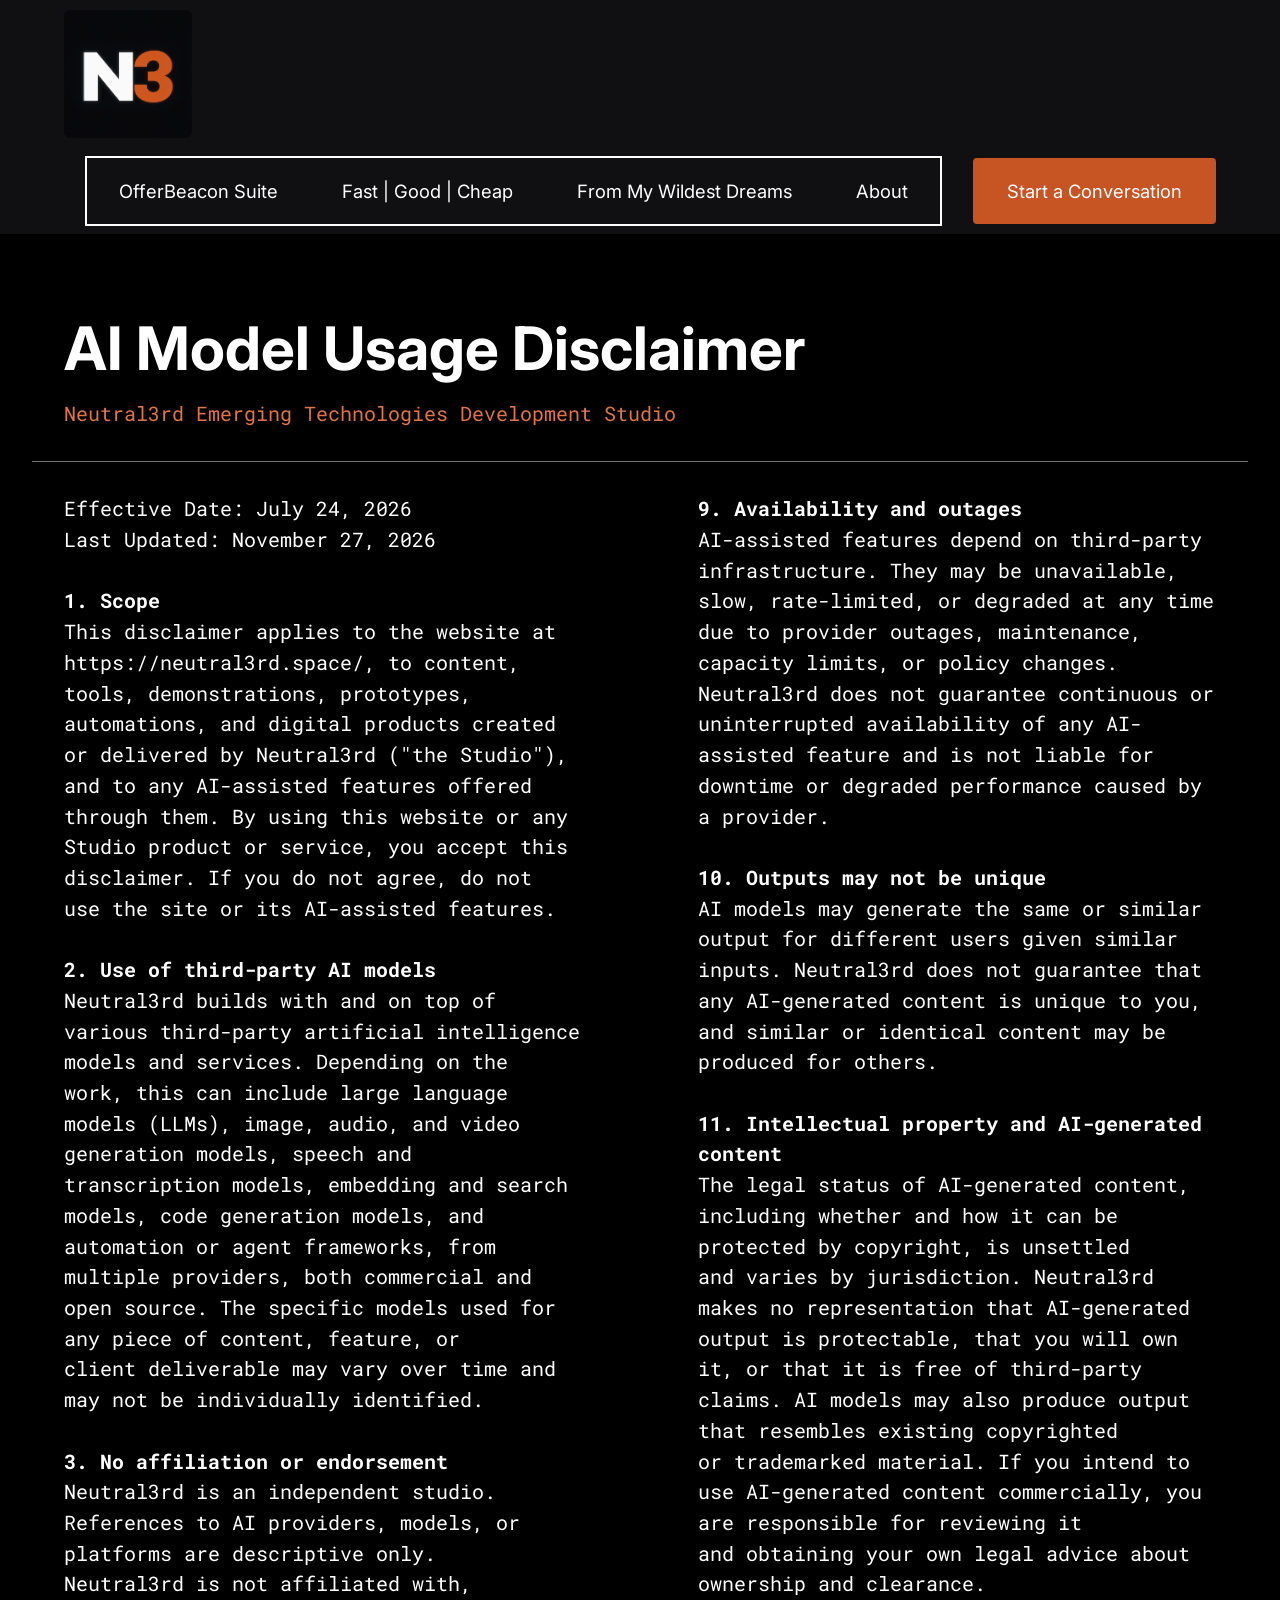
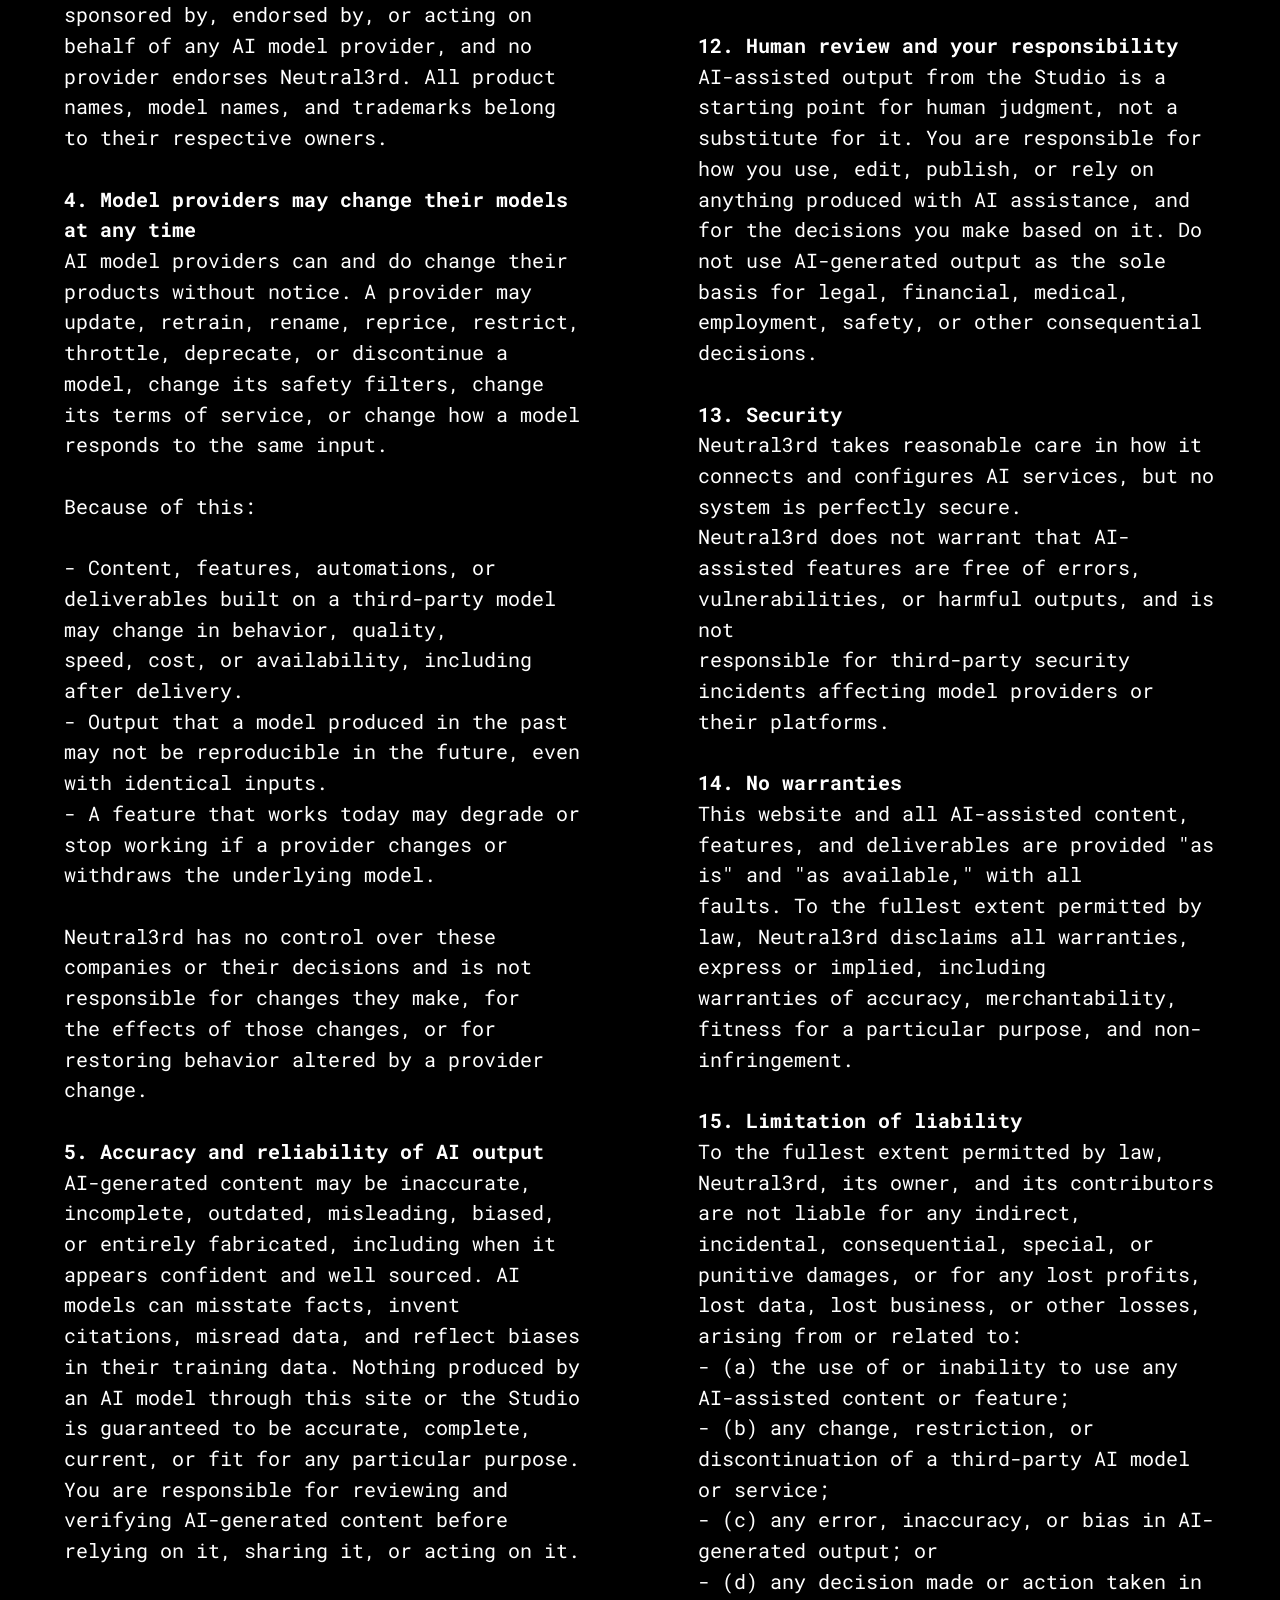
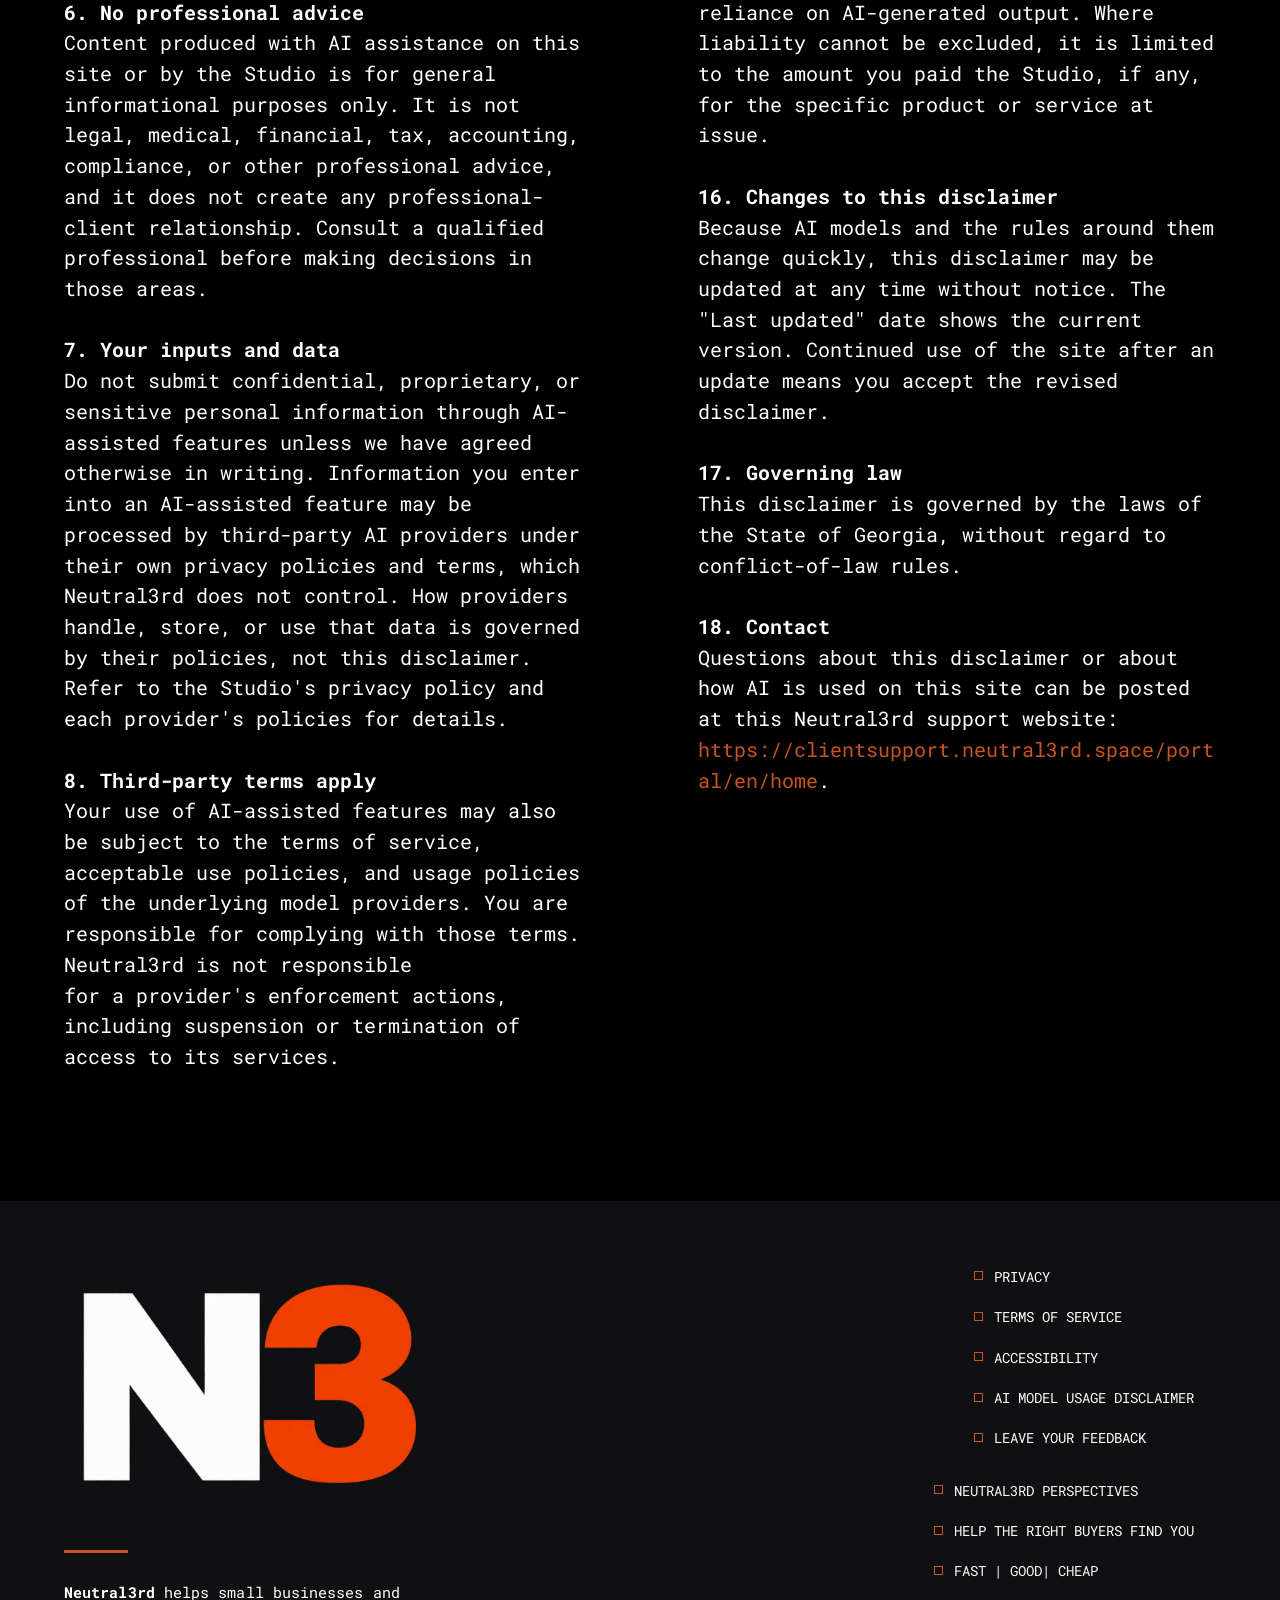
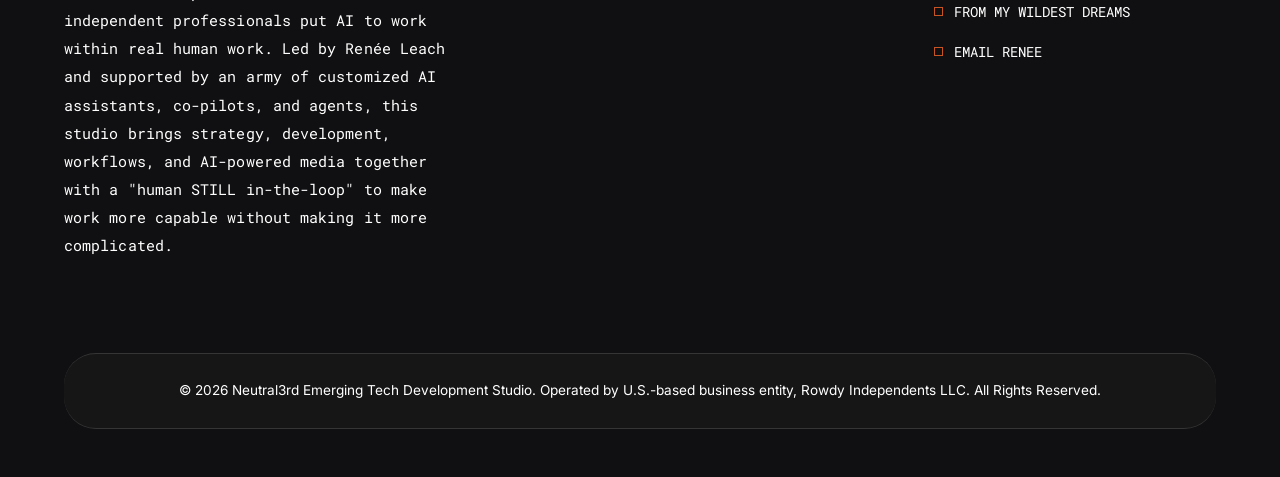
<file: llm-usage.html>
<!DOCTYPE html>
<html  >
<head>
  
  <meta charset="UTF-8">
  <meta http-equiv="X-UA-Compatible" content="IE=edge">
  
  <meta name="twitter:card" content="summary_large_image"/>
  <meta name="twitter:image:src" content="assets/images/llm-usage-meta.png">
  <meta property="og:image" content="assets/images/llm-usage-meta.png">
  <meta name="twitter:title" content="AI Model Usage Disclaimer | Neutral3rd Emerging Tech Development Studio">
  <meta name="viewport" content="width=device-width, initial-scale=1, minimum-scale=1">
  <link rel="shortcut icon" href="assets/images/white20and20orange20n320logo-128x128.png" type="image/x-icon">
  <meta name="description" content="">
  
  
  <title>AI Model Usage Disclaimer | Neutral3rd Emerging Tech Development Studio</title>
  <link rel="stylesheet" href="assets/bootstrap/css/bootstrap.min.css">
  <link rel="stylesheet" href="assets/dropdown/css/style.css">
  <link rel="stylesheet" href="assets/socicon/css/styles.css">
  <link rel="stylesheet" href="assets/theme/css/style.css">
  <link rel="preload" href="https://fonts.googleapis.com/css?family=Inter:100,200,300,400,500,600,700,800,900,100i,200i,300i,400i,500i,600i,700i,800i,900i&display=swap" as="style" onload="this.onload=null;this.rel='stylesheet'">
  <noscript><link rel="stylesheet" href="https://fonts.googleapis.com/css?family=Inter:100,200,300,400,500,600,700,800,900,100i,200i,300i,400i,500i,600i,700i,800i,900i&display=swap"></noscript>
  <link rel="preload" href="https://fonts.googleapis.com/css?family=Roboto+Mono:100,200,300,400,500,600,700,100i,200i,300i,400i,500i,600i,700i&display=swap" as="style" onload="this.onload=null;this.rel='stylesheet'">
  <noscript><link rel="stylesheet" href="https://fonts.googleapis.com/css?family=Roboto+Mono:100,200,300,400,500,600,700,100i,200i,300i,400i,500i,600i,700i&display=swap"></noscript>
  <link rel="preload" as="style" href="assets/mobirise/css/mbr-additional.css?v=jWxu1P"><link rel="stylesheet" href="assets/mobirise/css/mbr-additional.css?v=jWxu1P" type="text/css">

  
  
  

<meta name="theme-color" content="#f9f6e0">
<link rel="manifest" href="manifest.json">
<script src="sw-connect.js"></script>
<meta name="mobile-web-app-capable" content="yes">
<meta name="apple-mobile-web-app-capable" content="yes">
<link rel="apple-touch-startup-image" media="(device-width: 320px) and (device-height: 568px) and (-webkit-device-pixel-ratio: 2) and (orientation: portrait)" href="assets/images/apple-launch-640x1136.png">
<link rel="apple-touch-startup-image" media="(device-width: 375px) and (device-height: 667px) and (-webkit-device-pixel-ratio: 2) and (orientation: portrait)" href="assets/images/apple-launch-750x1334.png">
<link rel="apple-touch-startup-image" media="(device-width: 414px) and (device-height: 736px) and (-webkit-device-pixel-ratio: 3) and (orientation: portrait)" href="assets/images/apple-launch-1242x2208.png">
<link rel="apple-touch-startup-image" media="(device-width: 375px) and (device-height: 812px) and (-webkit-device-pixel-ratio: 3) and (orientation: portrait)" href="assets/images/apple-launch-1125x2436.png">
<link rel="apple-touch-startup-image" media="(device-width: 390px) and (device-height: 844px) and (-webkit-device-pixel-ratio: 3) and (orientation: portrait)" href="assets/images/apple-launch-1170x2532.png">
<link rel="apple-touch-startup-image" media="(device-width: 393px) and (device-height: 852px) and (-webkit-device-pixel-ratio: 3) and (orientation: portrait)" href="assets/images/apple-launch-1179x2556.png">
<link rel="apple-touch-startup-image" media="(device-width: 430px) and (device-height: 932px) and (-webkit-device-pixel-ratio: 3) and (orientation: portrait)" href="assets/images/apple-launch-1290x2796.png">
<link rel="apple-touch-startup-image" media="(device-width: 768px) and (device-height: 1024px) and (-webkit-device-pixel-ratio: 2) and (orientation: portrait)" href="assets/images/apple-launch-1536x2048.png">
<link rel="apple-touch-startup-image" media="(device-width: 834px) and (device-height: 1112px) and (-webkit-device-pixel-ratio: 2) and (orientation: portrait)" href="assets/images/apple-launch-1668x2224.png">
<link rel="apple-touch-startup-image" media="(device-width: 834px) and (device-height: 1194px) and (-webkit-device-pixel-ratio: 2) and (orientation: portrait)" href="assets/images/apple-launch-1668x2388.png">
<link rel="apple-touch-startup-image" media="(device-width: 1024px) and (device-height: 1366px) and (-webkit-device-pixel-ratio: 2) and (orientation: portrait)" href="assets/images/apple-launch-2048x2732.png">
<meta name="apple-mobile-web-app-status-bar-style" content="default">
<meta name="apple-mobile-web-app-title" content="Neutral3rd Emerging Technologies Development Studio">
<link rel="apple-touch-icon" href="apple-touch-icon.png"></head>
<body>
  
  <section data-bs-version="5.1" class="menu menu01 glancem5 cid-vCdxUxKJ39" once="menu" id="menu01-5n">
    

    <nav class="navbar navbar-dropdown navbar-expand-lg">
        <div class="content-wrap container-fluid">
            <div class="navbar-brand">
                <span class="navbar-logo">
                    <a href="https://neutral3rd.space">
                        <img src="[data-uri]" alt="Neutral3rd Emerging Tech Development Studio" style="height: 8rem;" loading="lazy" class="lazyload" data-src="assets/images/white20and20orange20n320logo-1206x1206.png">
                    </a>
                </span>
                
            </div>
            <button class="navbar-toggler" type="button" data-toggle="collapse" data-bs-toggle="collapse" data-target="#navbarSupportedContent" data-bs-target="#navbarSupportedContent" aria-controls="navbarNavAltMarkup" aria-expanded="false" aria-label="Toggle navigation">
                <div class="hamburger">
                    <span></span>
                    <span></span>
                    <span></span>
                    <span></span>
                </div>
            </button>
            <div class="collapse navbar-collapse" id="navbarSupportedContent">
                <ul class="navbar-nav nav-dropdown" data-app-modern-menu="true"><li class="nav-item"><a class="nav-link link text-info text-primary display-4" href="https://offerbeacon.neutral3rd.space" target="_blank">OfferBeacon Suite</a></li><li class="nav-item"><a class="nav-link link text-info text-primary display-4" href="https://neutral3rd.space/fast-good-cheap">Fast | Good | Cheap</a></li><li class="nav-item"><a class="nav-link link text-info text-primary display-4" href="https://neutral3rd.space/custom-task-prompt">From My Wildest Dreams</a></li>
                    
                    <li class="nav-item"><a class="nav-link link text-info text-primary display-4" href="index.html#dev-about">About</a>
                    </li></ul>
                
                <div class="navbar-buttons mbr-section-btn"><a class="btn btn-secondary display-4" href="https://studioguide.neutral3rd.space/chat?token=cf7573456c87d54489c7ba5f0a2e93bf&name=Samir%20%7C%20Neutral3rd%20Emerging%20Tech%20Development%20Studio&accent=%23c75423&greet=Hey!%20Welcome%20to%20Neutral3rd.%20I%27m%20Samir%2C%20Neutral3rd%27s%20AI%20studio%20guide.%20I%20can%20help%20you%20explore%20the%20OfferBeacon%20Suite%2C%20learn%20about%20this%20development%20studio%20in%20general%2C%20or%20find%20the%20right%20next%20step.%20What%20brings%20you%20here%20today%3F&face=https%3A%2F%2Fcuevueapp.com%2Fassets%2Ffaces%2Fstandard%2F62227bb3-2f6e-4220-b3c9-2c02b2fdb349.jpg&page=https%3A%2F%2Fstudioguide.neutral3rd.space%2Fneutral3rd-emerging-technologies%2Fsamir-from-neutral3rd-emerging&mode=desktop&lang=en" target="_blank">Start a Conversation</a></div>
            </div>
        </div>
    </nav>
</section>

<section data-bs-version="5.1" class="article04 fabm5 cid-vCdxUy0ApU" id="article04-5o">
    
    

    <div class="container-fluid">
        <div class="row">
            <div class="col-12">
                <div class="title-wrapper">
                    <h2 class="mbr-section-title mbr-fonts-style display-2"><strong>AI Model Usage Disclaimer&nbsp;</strong></h2>
                    <p class="mbr-desc mbr-fonts-style display-7">
                        <a href="https://neutral3rd.space" class="text-warning">Neutral3rd Emerging Technologies Development Studio</a>
                    </p>
                </div>
            </div>
            <div class="col-12">
                <div class="text-wrapper">
                    <p class="mbr-text mbr-fonts-style display-7">Effective Date: July 24, 2026<br>Last Updated: November 27, 2026<br><br><strong>1. Scope
</strong><br>This disclaimer applies to the website at https://neutral3rd.space/, to content, tools, demonstrations, prototypes, automations,&nbsp;and digital products created or delivered by Neutral3rd ("the Studio"), and to any AI-assisted features offered through&nbsp;them. By using this website or any Studio product or service, you accept this disclaimer. If you do not agree, do not use&nbsp;the site or its AI-assisted features.
<br><br><strong>2. Use of third-party AI models
</strong><br>Neutral3rd builds with and on top of various third-party artificial intelligence models and services. Depending on the
<br>work, this can include large language models (LLMs), image, audio, and video generation models, speech and transcription&nbsp;models, embedding and search models, code generation models, and automation or agent frameworks, from multiple&nbsp;providers, both commercial and open source. The specific models used for any piece of content, feature, or client&nbsp;deliverable may vary over time and may not be individually identified.
<br><br><strong>3. No affiliation or endorsement
</strong><br>Neutral3rd is an independent studio. References to AI providers, models, or platforms are descriptive only. Neutral3rd&nbsp;is not affiliated with, sponsored by, endorsed by, or acting on behalf of any AI model provider, and no provider&nbsp;endorses Neutral3rd. All product names, model names, and trademarks belong to their respective owners.
<br><br><strong>4. Model providers may change their models at any time</strong>&nbsp;<br>AI model providers can and do change their products without notice. A provider may update, retrain, rename, reprice, restrict, throttle, deprecate, or discontinue a model, change its safety filters, change its terms of service, or change how&nbsp;a model responds to the same input. <br><br>Because of this:
<br><br>- Content, features, automations, or deliverables built on a third-party model may change in behavior, quality, speed,&nbsp;cost, or availability, including after delivery.
<br>- Output that a model produced in the past may not be reproducible in the future, even with identical inputs.
<br>- A feature that works today may degrade or stop working if a provider changes or withdraws the underlying model.&nbsp;<br><br>Neutral3rd has no control over these companies or their decisions and is not responsible for changes they make, for the&nbsp;effects of those changes, or for restoring behavior altered by a provider change.
<br><br><strong>5. Accuracy and reliability of AI output
</strong><br>AI-generated content may be inaccurate, incomplete, outdated, misleading, biased, or entirely fabricated, including&nbsp;when it appears confident and well sourced. AI models can misstate facts, invent citations, misread data, and reflect&nbsp;biases in their training data. Nothing produced by an AI model through this site or the Studio is guaranteed to be&nbsp;accurate, complete, current, or fit for any particular purpose. You are responsible for reviewing and verifying AI-generated content before relying on it, sharing it, or acting on it.
<br><br><strong>6. No professional advice
</strong><br>Content produced with AI assistance on this site or by the Studio is for general informational purposes only. It is not
<br>legal, medical, financial, tax, accounting, compliance, or other professional advice, and it does not create any&nbsp;professional-client relationship. Consult a qualified professional before making decisions in those areas.
<br><br><strong>7. Your inputs and data
</strong><br>Do not submit confidential, proprietary, or sensitive personal information through AI-assisted features unless we have&nbsp;agreed otherwise in writing. Information you enter into an AI-assisted feature may be processed by third-party AI&nbsp;providers under their own privacy policies and terms, which Neutral3rd does not control. How providers handle, store,&nbsp;or use that data is governed by their policies, not this disclaimer. Refer to the Studio's privacy policy and each&nbsp;provider's policies for details.
<br><br><strong>8. Third-party terms apply
</strong><br>Your use of AI-assisted features may also be subject to the terms of service, acceptable use policies, and usage policies
<br>of the underlying model providers. You are responsible for complying with those terms. Neutral3rd is not responsible
<br>for a provider's enforcement actions, including suspension or termination of access to its services.<br></p>
                    <p class="mbr-text mbr-fonts-style display-7"><strong>9. Availability and outages
</strong><br>AI-assisted features depend on third-party infrastructure. They may be unavailable, slow, rate-limited, or degraded at&nbsp;any time due to provider outages, maintenance, capacity limits, or policy changes. Neutral3rd does not guarantee&nbsp;continuous or uninterrupted availability of any AI-assisted feature and is not liable for downtime or degraded&nbsp;performance caused by a provider.
<br>
<br><strong>10. Outputs may not be unique
</strong><br>AI models may generate the same or similar output for different users given similar inputs. Neutral3rd does not&nbsp;guarantee that any AI-generated content is unique to you, and similar or identical content may be produced for others.<br><br><strong>11. Intellectual property and AI-generated content
</strong><br>The legal status of AI-generated content, including whether and how it can be protected by copyright, is unsettled and&nbsp;varies by jurisdiction. Neutral3rd makes no representation that AI-generated output is protectable, that you will own it,&nbsp;or that it is free of third-party claims. AI models may also produce output that resembles existing copyrighted or&nbsp;trademarked material. If you intend to use AI-generated content commercially, you are responsible for reviewing it and&nbsp;obtaining your own legal advice about ownership and clearance.
<br><br><strong>12. Human review and your responsibility
</strong><br>AI-assisted output from the Studio is a starting point for human judgment, not a substitute for it. You are responsible&nbsp;for how you use, edit, publish, or rely on anything produced with AI assistance, and for the decisions you make based&nbsp;on it. Do not use AI-generated output as the sole basis for legal, financial, medical, employment, safety, or other&nbsp;consequential decisions.
<br>
<br><strong>13. Security
</strong><br>Neutral3rd takes reasonable care in how it connects and configures AI services, but no system is perfectly secure.
<br>Neutral3rd does not warrant that AI-assisted features are free of errors, vulnerabilities, or harmful outputs, and is not
<br>responsible for third-party security incidents affecting model providers or their platforms.
<br><br><strong>14. No warranties
</strong><br>This website and all AI-assisted content, features, and deliverables are provided "as is" and "as available," with all
<br>faults. To the fullest extent permitted by law, Neutral3rd disclaims all warranties, express or implied, including
<br>warranties of accuracy, merchantability, fitness for a particular purpose, and non-infringement.
<br><br><strong>15. Limitation of liability
</strong><br>To the fullest extent permitted by law, Neutral3rd, its owner, and its contributors are not liable for any indirect, incidental, consequential, special, or punitive damages, or for any lost profits, lost data, lost business, or other losses,
<br>arising from or related to: <br>- (a) the use of or inability to use any AI-assisted content or feature; <br>- (b) any change,&nbsp;restriction, or discontinuation of a third-party AI model or service; <br>- (c) any error, inaccuracy, or bias in AI-generated&nbsp;output; or<br>- (d) any decision made or action taken in reliance on AI-generated output. Where liability cannot be excluded,&nbsp;it is limited to the amount you paid the Studio, if any, for the specific product or service at issue.
<br><br><strong>16. Changes to this disclaimer
</strong><br>Because AI models and the rules around them change quickly, this disclaimer may be updated at any time without&nbsp;notice. The "Last updated" date shows the current version. Continued use of the site after an update means you accept&nbsp;the revised disclaimer.
<br><br><strong>17. Governing law
</strong><br>This disclaimer is governed by the laws of the State of Georgia, without regard to conflict-of-law rules.<br><br><strong>18. Contact
</strong><br>Questions about this disclaimer or about how AI is used on this site can be posted at this Neutral3rd support website: <a href="https://clientsupport.neutral3rd.space/portal/en/home" class="text-secondary" target="_blank">https://clientsupport.neutral3rd.space/portal/en/home</a>.</p>
                </div>
            </div>
        </div>
    </div>
</section>

<section data-bs-version="5.1" class="footer01 impactm5 cid-vCdxUyc1Md" once="footers" id="footer01-5p">

    

    
    

    <div class="container-fluid">

        <div class="row justify-content-center n3-footer-main">

            <div class="col-12 col-lg-7">

                <div class="content-wrapper">

                    <div class="title-wrapper">
                        <div class="title-wrap">

                            <div class="logo-wrapper">
                                <a href="https://neutral3rd.space"><img class="n3-footer-logo lazyload" src="[data-uri]" alt="Neutral3rd Emerging Tech Development Studio" loading="lazy" data-src="assets/images/bold20n320geometric20logo-1-512x512.webp"></a>
                            </div>

                           

                        </div>
                    </div>

                    <!-- <div class="text-wrapper" mbr-if="showText">
                        <p class="mbr-text mbr-fonts-style" mbr-theme-style="display-7" data-app-selector=".mbr-text, .text-wrapper">xx</p>
                    </div> -->

                    <div class="desc-wrapper">

                       <!-- <h3 class="mbr-section-subtitle mbr-fonts-style" data-app-selector=".mbr-section-subtitle" mbr-theme-style="display-5" mbr-if="showSubtitle">
                            <b>ABOUT THE STUDIO</b>
                        </h3> -->

                        <div class="desc-wrap">
                            <p class="mbr-desc mbr-fonts-style display-7"><strong>Neutral3rd</strong> helps small businesses and independent professionals put AI to work within real human work. Led by Renée Leach and supported by an army of customized AI assistants, co-pilots, and agents, this studio brings strategy, development, workflows, and AI-powered media together with a "human STILL in-the-loop" to make work more capable without making it more complicated.<br></p>
                        </div>

                        

                    </div>
                </div>
            </div>

            <div class="col-12 col-lg-5">
                <div class="navigation-wrap">
                    <div class="nav-wrapper">

                        <div class="nav-wrap">
                            <ul class="list mbr-fonts-style display-7">
                                <li class="item-wrap"><strong><a href="https://neutral3rd.space/privacy" class="text-info">PRIVACY</a></strong></li><a href="privacy.html" class="text-primary"><strong>
                                </strong></a><li class="item-wrap"><strong><a href="https://neutral3rd.space/terms" class="text-info">TERMS OF SERVICE</a></strong></li><a href="https://neutral3rd.space/terms" class="text-primary">
                                </a><li class="item-wrap"><strong><a href="https://neutral3rd.space/accessibility" class="text-info">ACCESSIBILITY</a></strong></li><li class="item-wrap"><strong><a href="https://neutral3rd.space/llm-usage" class="text-white">AI MODEL USAGE DISCLAIMER</a></strong></li><li class="item-wrap"><strong><a href="https://connections.neutral3rd.space/wall" class="text-info" target="_blank">LEAVE YOUR FEEDBACK</a></strong></li>
                            </ul>
                        </div>

                        <div class="nav-wrap">
                            <ul class="list mbr-fonts-style display-7">
                                <li class="item-wrap"><strong><a href="https://perspectives.neutral3rd.space/" class="text-white" target="_blank">NEUTRAL3RD PERSPECTIVES</a></strong></li><li class="item-wrap"><strong><a href="https://offerbeacon.neutral3rd.space/" class="text-info" target="_blank">HELP THE RIGHT BUYERS FIND YOU</a></strong></li><li class="item-wrap"><strong><a href="https://neutral3rd.space/fast-good-cheap" class="text-white">FAST | GOOD| CHEAP</a></strong></li><li class="item-wrap"><strong><a href="https://neutral3rd.space/custom-task-prompt" class="text-info text-primary">FROM MY WILDEST DREAMS</a></strong></li><a href="https://neutral3rd.space" class="text-primary">
</a><li class="item-wrap"><strong><a href="mailto:renee.leach@neutral3rd.space?subject=Business%20Inquiry" class="text-info">EMAIL RENEE</a></strong></li>
                            </ul>
                        </div>

                        

                    </div>
                </div>
            </div>

            <div class="col-12">
                <p class="mbr-copy mbr-fonts-style card-wrap display-4">
                    © 2026 Neutral3rd Emerging Tech Development Studio. Operated by U.S.-based business entity, Rowdy Independents LLC. All Rights Reserved.
                </p>
            </div>

        </div>
    </div>
</section>


<script src="assets/bootstrap/js/bootstrap.bundle.min.js"></script>
  <script src="assets/smoothscroll/smooth-scroll.js"></script>
  <script src="assets/ytplayer/index.js"></script>
  <script src="assets/dropdown/js/navbar-dropdown.js"></script>
  <script src="assets/theme/js/script.js"></script>
  
  
  <style>
/* Neutral3rd: Basic Image Protection */
img {
  -webkit-user-drag: none;
  user-drag: none;
  -webkit-touch-callout: none;
}
</style>

<script>
(function () {
  "use strict";

  // Prevent the image-specific right-click menu.
  document.addEventListener("contextmenu", function (event) {
    if (event.target.closest("img, picture")) {
      event.preventDefault();
    }
  });

  // Prevent dragging images onto the desktop.
  document.addEventListener("dragstart", function (event) {
    if (event.target.closest("img, picture")) {
      event.preventDefault();
    }
  });
})();
</script>
 <div id="scrollToTop" class="scrollToTop mbr-arrow-up"><a style="text-align: center;"><i class="mbr-arrow-up-icon mbr-arrow-up-icon-cm cm-icon cm-icon-smallarrow-up"></i></a></div>
  
<script>"use strict";if("loading"in HTMLImageElement.prototype){document.querySelectorAll('img[loading="lazy"]').forEach(e=>{e.src=e.dataset.src;if(e.getAttribute("style")){e.setAttribute("data-temp-style",e.getAttribute("style"))};if(e.getAttribute("data-aspectratio")){e.style.paddingTop=100*e.getAttribute("data-aspectratio")+"%";e.style.height=0;}e.onload=function(){if(e.getAttribute("data-temp-style")){e.setAttribute("style", e.getAttribute("data-temp-style"))}else{e.removeAttribute("style")};e.removeAttribute("data-temp-style")}})}else{const e=document.createElement("script");e.src="https://cdnjs.cloudflare.com/ajax/libs/lazysizes/5.1.2/lazysizes.min.js";document.body.appendChild(e)}</script>
</body>
</html>
</file>
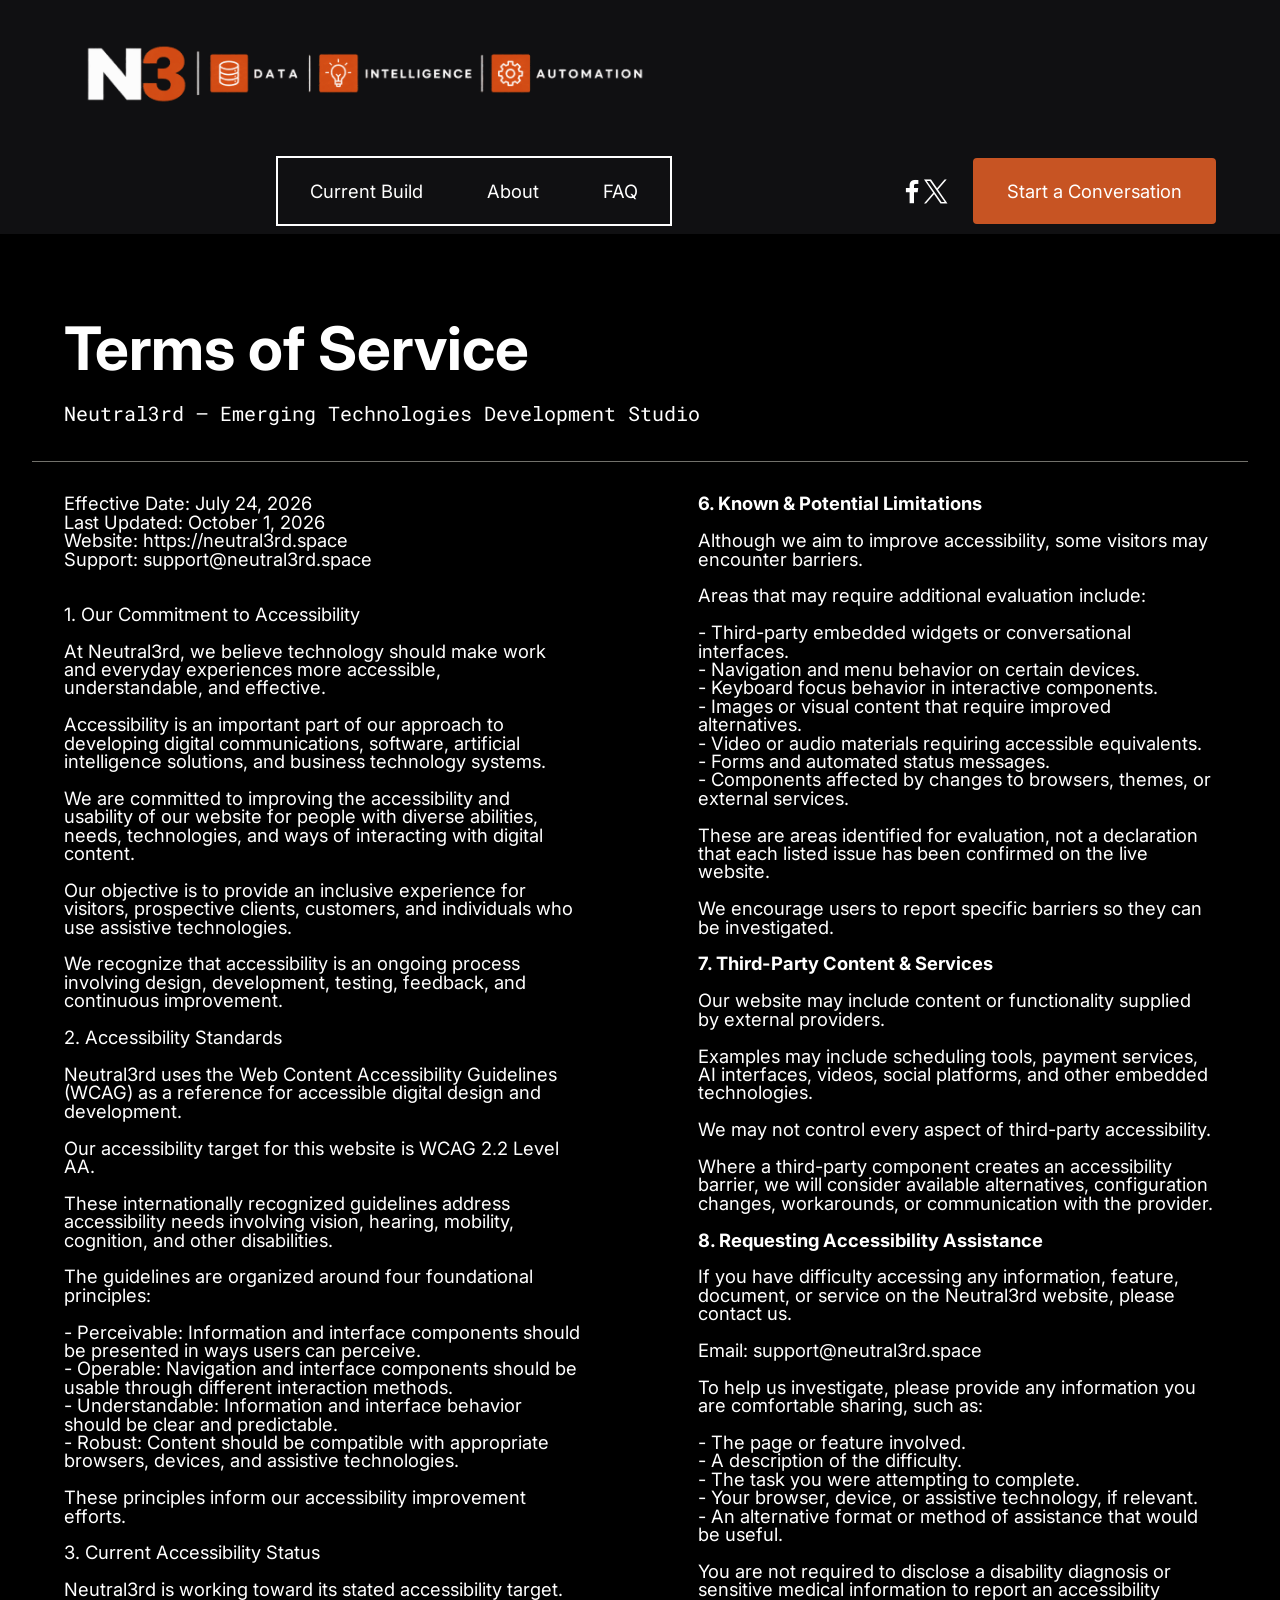
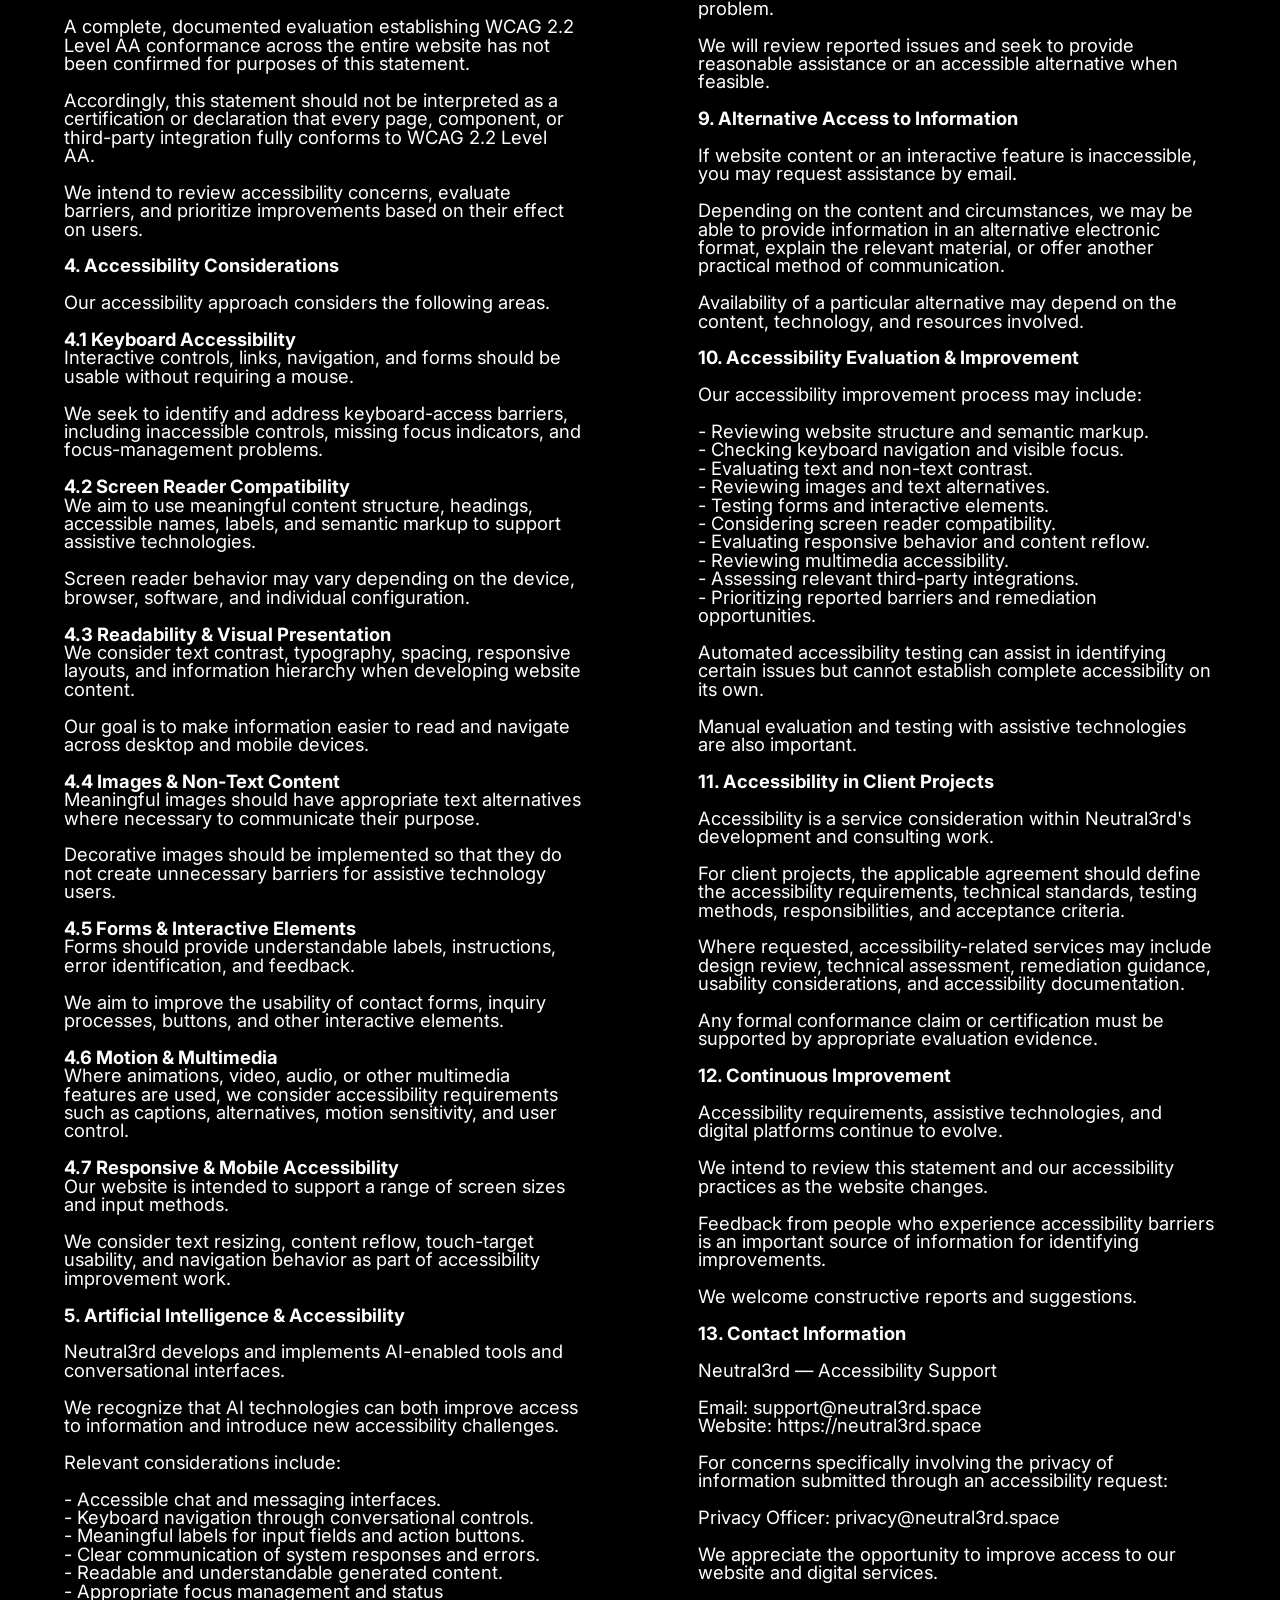
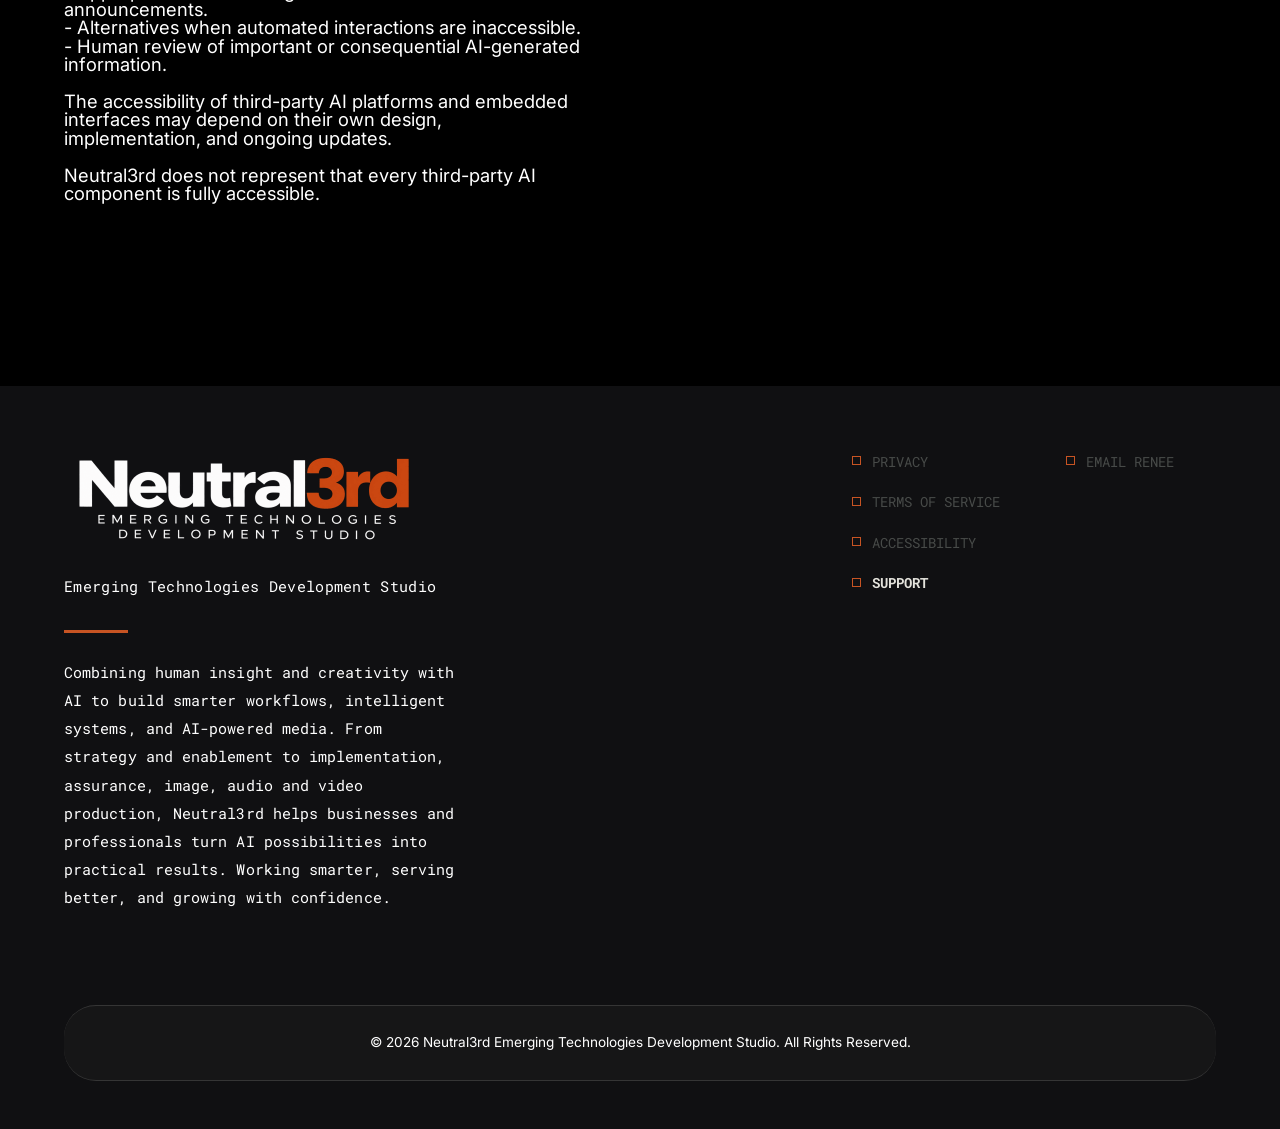
<file: page3.html>
<!DOCTYPE html>
<html  >
<head>
  
  <meta charset="UTF-8">
  <meta http-equiv="X-UA-Compatible" content="IE=edge">
  
  <meta name="twitter:card" content="summary_large_image"/>
  <meta name="twitter:image:src" content="assets/images/page3-meta.png">
  <meta property="og:image" content="assets/images/page3-meta.png">
  <meta name="twitter:title" content="Neutral 3rd Emerging Technologies Development Studio | Accessibility">
  <meta name="viewport" content="width=device-width, initial-scale=1, minimum-scale=1">
  <link rel="shortcut icon" href="assets/images/bold20n320geometric20logo-128x117.png" type="image/x-icon">
  <meta name="description" content="Explore Neutral3rd's commitment to digital accessibility, inclusive design, WCAG 2.2 Level AA goals, assistive technology support, and continuous improvement.">
  
  
  <title>Neutral 3rd Emerging Technologies Development Studio | Accessibility</title>
  <link rel="stylesheet" href="assets/bootstrap/css/bootstrap.min.css">
  <link rel="stylesheet" href="assets/dropdown/css/style.css">
  <link rel="stylesheet" href="assets/socicon/css/styles.css">
  <link rel="stylesheet" href="assets/theme/css/style.css">
  <link rel="preload" href="https://fonts.googleapis.com/css?family=Inter:100,200,300,400,500,600,700,800,900,100i,200i,300i,400i,500i,600i,700i,800i,900i&display=swap" as="style" onload="this.onload=null;this.rel='stylesheet'">
  <noscript><link rel="stylesheet" href="https://fonts.googleapis.com/css?family=Inter:100,200,300,400,500,600,700,800,900,100i,200i,300i,400i,500i,600i,700i,800i,900i&display=swap"></noscript>
  <link rel="preload" href="https://fonts.googleapis.com/css?family=Roboto+Mono:100,200,300,400,500,600,700,100i,200i,300i,400i,500i,600i,700i&display=swap" as="style" onload="this.onload=null;this.rel='stylesheet'">
  <noscript><link rel="stylesheet" href="https://fonts.googleapis.com/css?family=Roboto+Mono:100,200,300,400,500,600,700,100i,200i,300i,400i,500i,600i,700i&display=swap"></noscript>
  <link rel="preload" as="style" href="assets/mobirise/css/mbr-additional.css?v=v9o5tR"><link rel="stylesheet" href="assets/mobirise/css/mbr-additional.css?v=v9o5tR" type="text/css">

  
  
  

<meta name="theme-color" content="#f9f6e0">
<link rel="manifest" href="manifest.json">
<script src="sw-connect.js"></script>
<meta name="mobile-web-app-capable" content="yes">
<meta name="apple-mobile-web-app-capable" content="yes">
<link rel="apple-touch-startup-image" media="(device-width: 320px) and (device-height: 568px) and (-webkit-device-pixel-ratio: 2) and (orientation: portrait)" href="assets/images/apple-launch-640x1136.png">
<link rel="apple-touch-startup-image" media="(device-width: 375px) and (device-height: 667px) and (-webkit-device-pixel-ratio: 2) and (orientation: portrait)" href="assets/images/apple-launch-750x1334.png">
<link rel="apple-touch-startup-image" media="(device-width: 414px) and (device-height: 736px) and (-webkit-device-pixel-ratio: 3) and (orientation: portrait)" href="assets/images/apple-launch-1242x2208.png">
<link rel="apple-touch-startup-image" media="(device-width: 375px) and (device-height: 812px) and (-webkit-device-pixel-ratio: 3) and (orientation: portrait)" href="assets/images/apple-launch-1125x2436.png">
<link rel="apple-touch-startup-image" media="(device-width: 390px) and (device-height: 844px) and (-webkit-device-pixel-ratio: 3) and (orientation: portrait)" href="assets/images/apple-launch-1170x2532.png">
<link rel="apple-touch-startup-image" media="(device-width: 393px) and (device-height: 852px) and (-webkit-device-pixel-ratio: 3) and (orientation: portrait)" href="assets/images/apple-launch-1179x2556.png">
<link rel="apple-touch-startup-image" media="(device-width: 430px) and (device-height: 932px) and (-webkit-device-pixel-ratio: 3) and (orientation: portrait)" href="assets/images/apple-launch-1290x2796.png">
<link rel="apple-touch-startup-image" media="(device-width: 768px) and (device-height: 1024px) and (-webkit-device-pixel-ratio: 2) and (orientation: portrait)" href="assets/images/apple-launch-1536x2048.png">
<link rel="apple-touch-startup-image" media="(device-width: 834px) and (device-height: 1112px) and (-webkit-device-pixel-ratio: 2) and (orientation: portrait)" href="assets/images/apple-launch-1668x2224.png">
<link rel="apple-touch-startup-image" media="(device-width: 834px) and (device-height: 1194px) and (-webkit-device-pixel-ratio: 2) and (orientation: portrait)" href="assets/images/apple-launch-1668x2388.png">
<link rel="apple-touch-startup-image" media="(device-width: 1024px) and (device-height: 1366px) and (-webkit-device-pixel-ratio: 2) and (orientation: portrait)" href="assets/images/apple-launch-2048x2732.png">
<meta name="apple-mobile-web-app-status-bar-style" content="default">
<meta name="apple-mobile-web-app-title" content="Neutral3rd Emerging Technologies Development Studio">
<link rel="apple-touch-icon" href="apple-touch-icon.png"></head>
<body>
  
  <section data-bs-version="5.1" class="menu menu01 glancem5 cid-vz05MEQnSh" once="menu" id="menu01-44">
    

    <nav class="navbar navbar-dropdown navbar-expand-lg">
        <div class="content-wrap container-fluid">
            <div class="navbar-brand">
                <span class="navbar-logo">
                    <a href="index.html">
                        <img src="[data-uri]" alt="Neutral3rd Emerging Technologies Development Studio" style="height: 8rem;" loading="lazy" class="lazyload" data-src="assets/images/n320data20intelligence20automation20logo-660x220.webp">
                    </a>
                </span>
                
            </div>
            <button class="navbar-toggler" type="button" data-toggle="collapse" data-bs-toggle="collapse" data-target="#navbarSupportedContent" data-bs-target="#navbarSupportedContent" aria-controls="navbarNavAltMarkup" aria-expanded="false" aria-label="Toggle navigation">
                <div class="hamburger">
                    <span></span>
                    <span></span>
                    <span></span>
                    <span></span>
                </div>
            </button>
            <div class="collapse navbar-collapse" id="navbarSupportedContent">
                <ul class="navbar-nav nav-dropdown" data-app-modern-menu="true"><li class="nav-item"><a class="nav-link link text-info text-primary display-4" href="index.html#current-build">Current Build</a></li>
                    <li class="nav-item"><a class="nav-link link text-info text-primary display-4" href="index.html#dev-about">About</a>
                    </li>
                    <li class="nav-item"><a class="nav-link link text-info text-primary display-4" href="index.html#faq-guide">FAQ</a>
                    </li></ul>
                <div class="icons-menu">
                    <a class="iconfont-wrapper" href="#" target="_blank">
                        <span class="p-2 mbr-iconfont socicon-facebook socicon"></span>
                    </a>
                    <a class="iconfont-wrapper" href="#" target="_blank">
                        <span class="p-2 mbr-iconfont socicon-twitter socicon"></span>
                    </a>
                    
                    
                </div>
                <div class="navbar-buttons mbr-section-btn"><a class="btn btn-secondary display-4" href="#">Start a Conversation</a></div>
            </div>
        </div>
    </nav>
</section>

<section data-bs-version="5.1" class="article04 fabm5 cid-vz05MFtiF3" id="article04-45">
    
    

    <div class="container-fluid">
        <div class="row">
            <div class="col-12">
                <div class="title-wrapper">
                    <h2 class="mbr-section-title mbr-fonts-style display-2">
                        <strong>Terms of Service</strong></h2>
                    <p class="mbr-desc mbr-fonts-style display-7">
                        Neutral3rd — Emerging Technologies Development Studio
                    </p>
                </div>
            </div>
            <div class="col-12">
                <div class="text-wrapper">
                    <p class="mbr-text mbr-fonts-style display-4">Effective Date: July 24, 2026<br>Last Updated: October 1, 2026<br>Website: https://neutral3rd.space<br>Support: support@neutral3rd.space<br><br><br>1. Our Commitment to Accessibility<br><br>At Neutral3rd, we believe technology should make work and everyday experiences more accessible, understandable, and effective.<br><br>Accessibility is an important part of our approach to developing digital communications, software, artificial intelligence solutions, and business technology systems.<br><br>We are committed to improving the accessibility and usability of our website for people with diverse abilities, needs, technologies, and ways of interacting with digital content.<br><br>Our objective is to provide an inclusive experience for visitors, prospective clients, customers, and individuals who use assistive technologies.<br><br>We recognize that accessibility is an ongoing process involving design, development, testing, feedback, and continuous improvement.<br><br>2. Accessibility Standards<br><br>Neutral3rd uses the Web Content Accessibility Guidelines (WCAG) as a reference for accessible digital design and development.<br><br>Our accessibility target for this website is WCAG 2.2 Level AA.<br><br>These internationally recognized guidelines address accessibility needs involving vision, hearing, mobility, cognition, and other disabilities.<br><br>The guidelines are organized around four foundational principles:<br><br>- Perceivable: Information and interface components should be presented in ways users can perceive.<br>-&nbsp;Operable: Navigation and interface components should be usable through different interaction methods.<br>-&nbsp;Understandable: Information and interface behavior should be clear and predictable.<br>-&nbsp;Robust: Content should be compatible with appropriate browsers, devices, and assistive technologies.<br><br>These principles inform our accessibility improvement efforts.<br><br>3. Current Accessibility Status<br><br>Neutral3rd is working toward its stated accessibility target.<br><br>A complete, documented evaluation establishing WCAG 2.2 Level AA conformance across the entire website has not been confirmed for purposes of this statement.<br><br>Accordingly, this statement should not be interpreted as a certification or declaration that every page, component, or third-party integration fully conforms to WCAG 2.2 Level AA.<br><br>We intend to review accessibility concerns, evaluate barriers, and prioritize improvements based on their effect on users.<br><br><strong>4. Accessibility Considerations</strong><br><br>Our accessibility approach considers the following areas.<br><br><strong>4.1 Keyboard Accessibility</strong><br>Interactive controls, links, navigation, and forms should be usable without requiring a mouse.<br><br>We seek to identify and address keyboard-access barriers, including inaccessible controls, missing focus indicators, and focus-management problems.<br><br><strong>4.2 Screen Reader Compatibility</strong><br>We aim to use meaningful content structure, headings, accessible names, labels, and semantic markup to support assistive technologies.<br><br>Screen reader behavior may vary depending on the device, browser, software, and individual configuration.<br><br><strong>4.3 Readability &amp; Visual Presentation</strong><br>We consider text contrast, typography, spacing, responsive layouts, and information hierarchy when developing website content.<br><br>Our goal is to make information easier to read and navigate across desktop and mobile devices.<br><br><strong>4.4 Images &amp; Non-Text Content</strong><br>Meaningful images should have appropriate text alternatives where necessary to communicate their purpose.<br><br>Decorative images should be implemented so that they do not create unnecessary barriers for assistive technology users.<br><br><strong>4.5 Forms &amp; Interactive Elements</strong><br>Forms should provide understandable labels, instructions, error identification, and feedback.<br><br>We aim to improve the usability of contact forms, inquiry processes, buttons, and other interactive elements.<br><br><strong>4.6 Motion &amp; Multimedia</strong><br>Where animations, video, audio, or other multimedia features are used, we consider accessibility requirements such as captions, alternatives, motion sensitivity, and user control.<br><br><strong>4.7 Responsive &amp; Mobile Accessibility</strong><br>Our website is intended to support a range of screen sizes and input methods.<br><br>We consider text resizing, content reflow, touch-target usability, and navigation behavior as part of accessibility improvement work.<br><br><strong>5. Artificial Intelligence &amp; Accessibility</strong><br><br>Neutral3rd develops and implements AI-enabled tools and conversational interfaces.<br><br>We recognize that AI technologies can both improve access to information and introduce new accessibility challenges.<br><br>Relevant considerations include:<br><br>- Accessible chat and messaging interfaces.<br>-&nbsp;Keyboard navigation through conversational controls.<br>-&nbsp;Meaningful labels for input fields and action buttons.<br>-&nbsp;Clear communication of system responses and errors.<br>-&nbsp;Readable and understandable generated content.<br>-&nbsp;Appropriate focus management and status announcements.<br>-&nbsp;Alternatives when automated interactions are inaccessible.<br>-&nbsp;Human review of important or consequential AI-generated information.<br><br>The accessibility of third-party AI platforms and embedded interfaces may depend on their own design, implementation, and ongoing updates.<br><br>Neutral3rd does not represent that every third-party AI component is fully accessible.<br><br><br><br></p>
                    <p class="mbr-text mbr-fonts-style display-4"><strong>6. Known &amp; Potential Limitations
</strong><br>
<br>Although we aim to improve accessibility, some visitors may encounter barriers.
<br>
<br>Areas that may require additional evaluation include:
<br>
<br>- Third-party embedded widgets or conversational interfaces.
<br>
-&nbsp;Navigation and menu behavior on certain devices.
<br>
-&nbsp;Keyboard focus behavior in interactive components.
<br>
-&nbsp;Images or visual content that require improved alternatives.
<br>
-&nbsp;Video or audio materials requiring accessible equivalents.
<br>
-&nbsp;Forms and automated status messages.
<br>
-&nbsp;Components affected by changes to browsers, themes, or external services.
<br>
<br>These are areas identified for evaluation, not a declaration that each listed issue has been confirmed on the live website.
<br>
<br>We encourage users to report specific barriers so they can be investigated.
<br>
<br><strong>7. Third-Party Content &amp; Services
</strong><br>
<br>Our website may include content or functionality supplied by external providers.
<br>
<br>Examples may include scheduling tools, payment services, AI interfaces, videos, social platforms, and other embedded technologies.
<br>
<br>We may not control every aspect of third-party accessibility.
<br>
<br>Where a third-party component creates an accessibility barrier, we will consider available alternatives, configuration changes, workarounds, or communication with the provider.
<br>
<br><strong>8. Requesting Accessibility Assistance
</strong><br>
<br>If you have difficulty accessing any information, feature, document, or service on the Neutral3rd website, please contact us.
<br>
<br>Email: support@neutral3rd.space
<br>
<br>To help us investigate, please provide any information you are comfortable sharing, such as:
<br>
<br>- The page or feature involved.
<br>
-&nbsp;A description of the difficulty.
<br>
-&nbsp;The task you were attempting to complete.
<br>
-&nbsp;Your browser, device, or assistive technology, if relevant.
<br>
-&nbsp;An alternative format or method of assistance that would be useful.
<br>
<br>You are not required to disclose a disability diagnosis or sensitive medical information to report an accessibility problem.
<br>
<br>We will review reported issues and seek to provide reasonable assistance or an accessible alternative when feasible.
<br>
<br><strong>9. Alternative Access to Information
</strong><br>
<br>If website content or an interactive feature is inaccessible, you may request assistance by email.
<br>
<br>Depending on the content and circumstances, we may be able to provide information in an alternative electronic format, explain the relevant material, or offer another practical method of communication.
<br>
<br>Availability of a particular alternative may depend on the content, technology, and resources involved.
<br>
<br><strong>10. Accessibility Evaluation &amp; Improvement
</strong><br>
<br>Our accessibility improvement process may include:
<br>
<br>- Reviewing website structure and semantic markup.
<br>
-&nbsp;Checking keyboard navigation and visible focus.
<br>
-&nbsp;Evaluating text and non-text contrast.
<br>
-&nbsp;Reviewing images and text alternatives.
<br>
-&nbsp;Testing forms and interactive elements.
<br>
-&nbsp;Considering screen reader compatibility.
<br>
-&nbsp;Evaluating responsive behavior and content reflow.
<br>
-&nbsp;Reviewing multimedia accessibility.
<br>
-&nbsp;Assessing relevant third-party integrations.
<br>- Prioritizing reported barriers and remediation opportunities.
<br>
<br>Automated accessibility testing can assist in identifying certain issues but cannot establish complete accessibility on its own.
<br>
<br>Manual evaluation and testing with assistive technologies are also important.
<br>
<br><strong>11. Accessibility in Client Projects
</strong><br>
<br>Accessibility is a service consideration within Neutral3rd's development and consulting work.
<br>
<br>For client projects, the applicable agreement should define the accessibility requirements, technical standards, testing methods, responsibilities, and acceptance criteria.
<br>
<br>Where requested, accessibility-related services may include design review, technical assessment, remediation guidance, usability considerations, and accessibility documentation.
<br>
<br>Any formal conformance claim or certification must be supported by appropriate evaluation evidence.
<br>
<br><strong>12. Continuous Improvement
</strong><br>
<br>Accessibility requirements, assistive technologies, and digital platforms continue to evolve.
<br>
<br>We intend to review this statement and our accessibility practices as the website changes.
<br>
<br>Feedback from people who experience accessibility barriers is an important source of information for identifying improvements.
<br>
<br>We welcome constructive reports and suggestions.
<br>
<br><strong>13. Contact Information
</strong><br>
<br>Neutral3rd — Accessibility Support
<br>
<br>Email: support@neutral3rd.space
<br>Website: https://neutral3rd.space
<br>
<br>For concerns specifically involving the privacy of information submitted through an accessibility request:
<br>
<br>Privacy Officer: privacy@neutral3rd.space
<br>
<br>We appreciate the opportunity to improve access to our website and digital services.</p>
                </div>
            </div>
        </div>
    </div>
</section>

<section data-bs-version="5.1" class="footer01 impactm5 cid-vz05MG30Ta" once="footers" id="footer01-46">

    

    
    

    <div class="container-fluid">

        <div class="row justify-content-center n3-footer-main">

            <div class="col-12 col-lg-7">

                <div class="content-wrapper">

                    <div class="title-wrapper">
                        <div class="title-wrap">

                            <div class="logo-wrapper">
                                <a href="index.html"><img class="n3-footer-logo lazyload" src="[data-uri]" alt="Neutral3rd Emerging Technologies Development Studio" loading="lazy" data-src="assets/images/neutral3rd20emerging20technologies20logo-720x240.webp"></a>
                            </div>

                            

                        </div>
                    </div>

                    <div class="text-wrapper">
                        <p class="mbr-text mbr-fonts-style display-7">
                            Emerging Technologies Development Studio
                        </p>
                    </div>

                    <div class="desc-wrapper">

                        

                        <div class="desc-wrap">
                            <p class="mbr-desc mbr-fonts-style display-7">
                                Combining human insight and creativity with AI to build smarter workflows, intelligent systems, and AI-powered media. From strategy and enablement to implementation, assurance, image, audio and video production, Neutral3rd helps businesses and professionals turn AI possibilities into practical results. Working smarter, serving better, and growing with confidence.
                            </p>
                        </div>

                        

                    </div>
                </div>
            </div>

            <div class="col-12 col-lg-5">
                <div class="navigation-wrap">
                    <div class="nav-wrapper">

                        <div class="nav-wrap">
                            <ul class="list mbr-fonts-style display-7">
                                <li class="item-wrap"><strong><a href="privacy.html" class="text-primary">PRIVACY</a></strong></li><a href="privacy.html" class="text-primary"><strong>
                                </strong></a><li class="item-wrap"><strong><a href="terms.html" class="text-primary">TERMS OF SERVICE</a></strong></li>
                                <li class="item-wrap"><strong><a href="page3.html" class="text-primary">ACCESSIBILITY</a></strong></li>
                                <li class="item-wrap"><strong>SUPPORT</strong></li>
                            </ul>
                        </div>

                        <div class="nav-wrap">
                            <ul class="list mbr-fonts-style display-7">
                                <li class="item-wrap">
                                    <strong><a href="mailto:renee.leach@neutral3rd.space?subject=Business%20Inquiry" class="text-primary">EMAIL RENEE</a></strong></li>
                            </ul>
                        </div>

                        

                    </div>
                </div>
            </div>

            <div class="col-12">
                <p class="mbr-copy mbr-fonts-style card-wrap display-4">
                    © 2026 Neutral3rd Emerging Technologies Development Studio. All Rights Reserved.
                </p>
            </div>

        </div>
    </div>
</section>


<script src="assets/bootstrap/js/bootstrap.bundle.min.js"></script>
  <script src="assets/smoothscroll/smooth-scroll.js"></script>
  <script src="assets/ytplayer/index.js"></script>
  <script src="assets/dropdown/js/navbar-dropdown.js"></script>
  <script src="assets/theme/js/script.js"></script>
  
  
  <style>
/* Neutral3rd: Basic Image Protection */
img {
  -webkit-user-drag: none;
  user-drag: none;
  -webkit-touch-callout: none;
}
</style>

<script>
(function () {
  "use strict";

  // Prevent the image-specific right-click menu.
  document.addEventListener("contextmenu", function (event) {
    if (event.target.closest("img, picture")) {
      event.preventDefault();
    }
  });

  // Prevent dragging images onto the desktop.
  document.addEventListener("dragstart", function (event) {
    if (event.target.closest("img, picture")) {
      event.preventDefault();
    }
  });
})();
</script>
 <div id="scrollToTop" class="scrollToTop mbr-arrow-up"><a style="text-align: center;"><i class="mbr-arrow-up-icon mbr-arrow-up-icon-cm cm-icon cm-icon-smallarrow-up"></i></a></div>
  
<script>"use strict";if("loading"in HTMLImageElement.prototype){document.querySelectorAll('img[loading="lazy"]').forEach(e=>{e.src=e.dataset.src;if(e.getAttribute("style")){e.setAttribute("data-temp-style",e.getAttribute("style"))};if(e.getAttribute("data-aspectratio")){e.style.paddingTop=100*e.getAttribute("data-aspectratio")+"%";e.style.height=0;}e.onload=function(){if(e.getAttribute("data-temp-style")){e.setAttribute("style", e.getAttribute("data-temp-style"))}else{e.removeAttribute("style")};e.removeAttribute("data-temp-style")}})}else{const e=document.createElement("script");e.src="https://cdnjs.cloudflare.com/ajax/libs/lazysizes/5.1.2/lazysizes.min.js";document.body.appendChild(e)}</script>
</body>
</html>
</file>
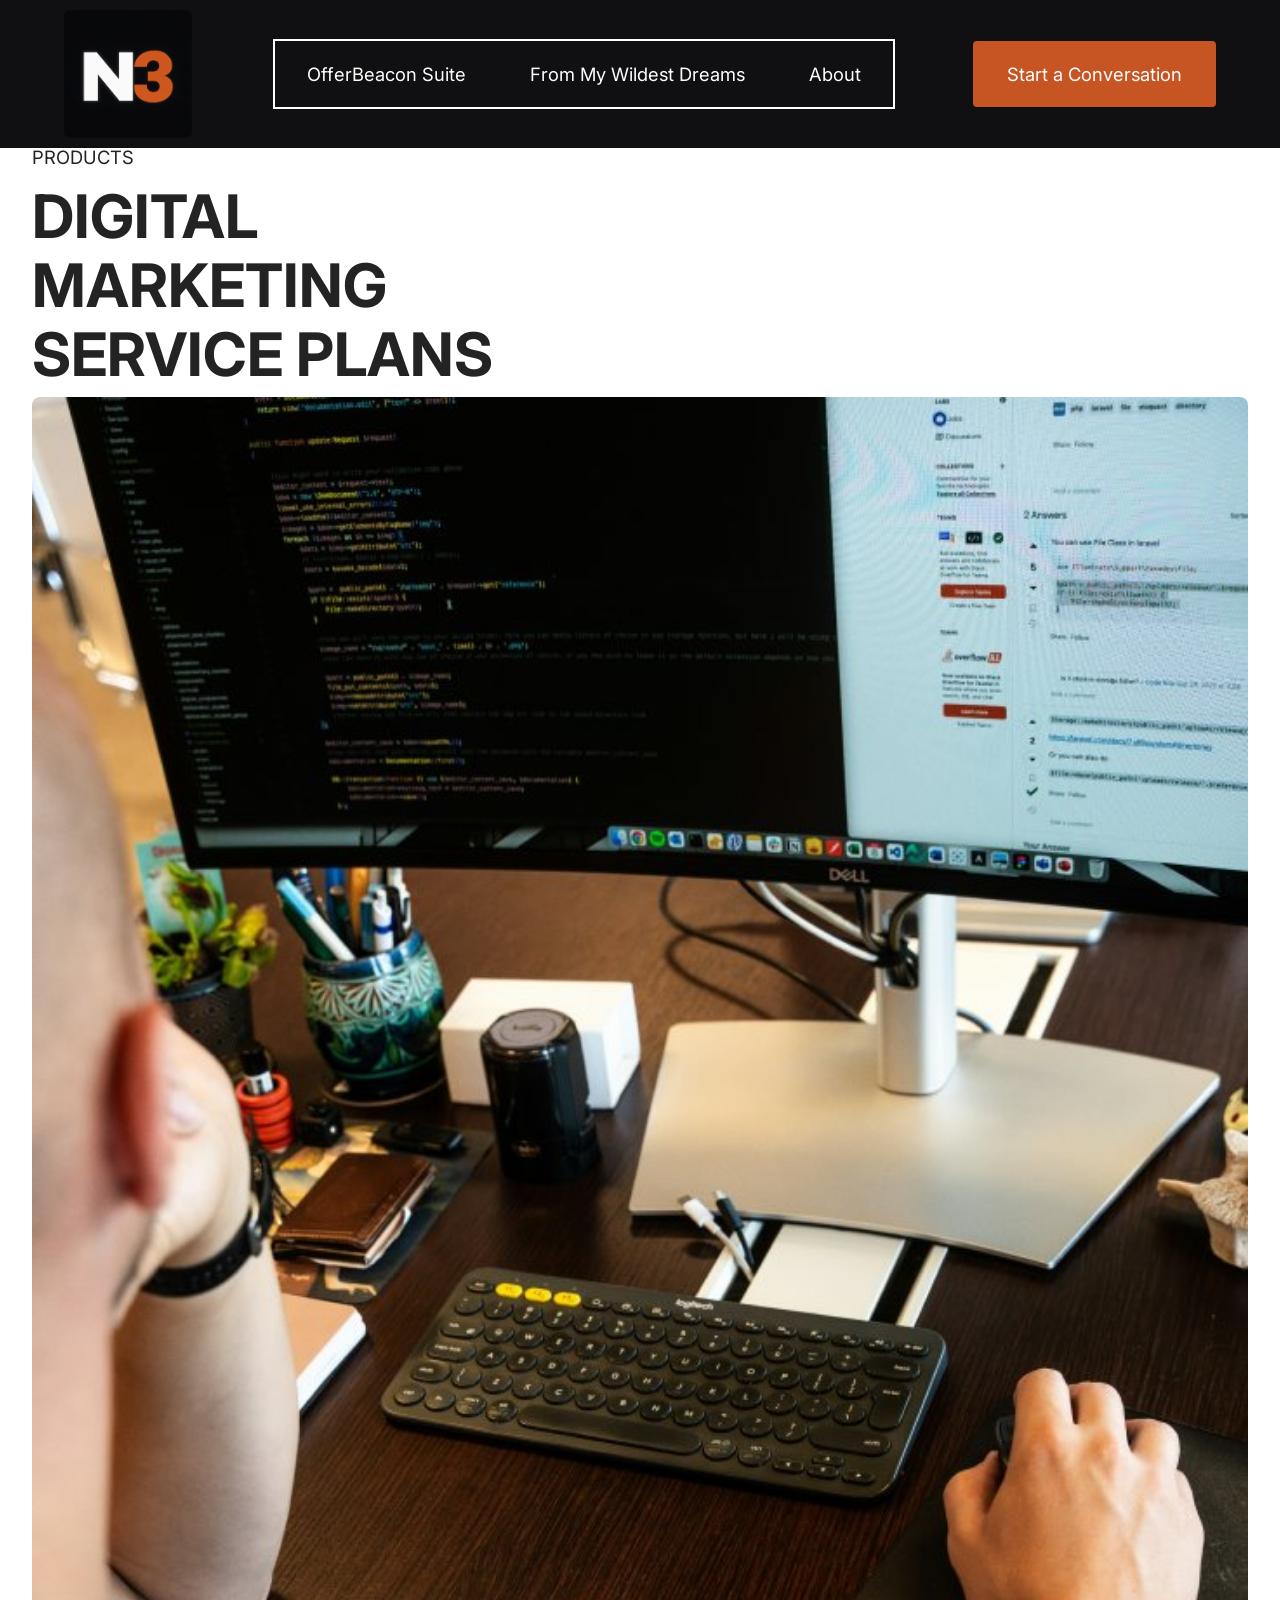
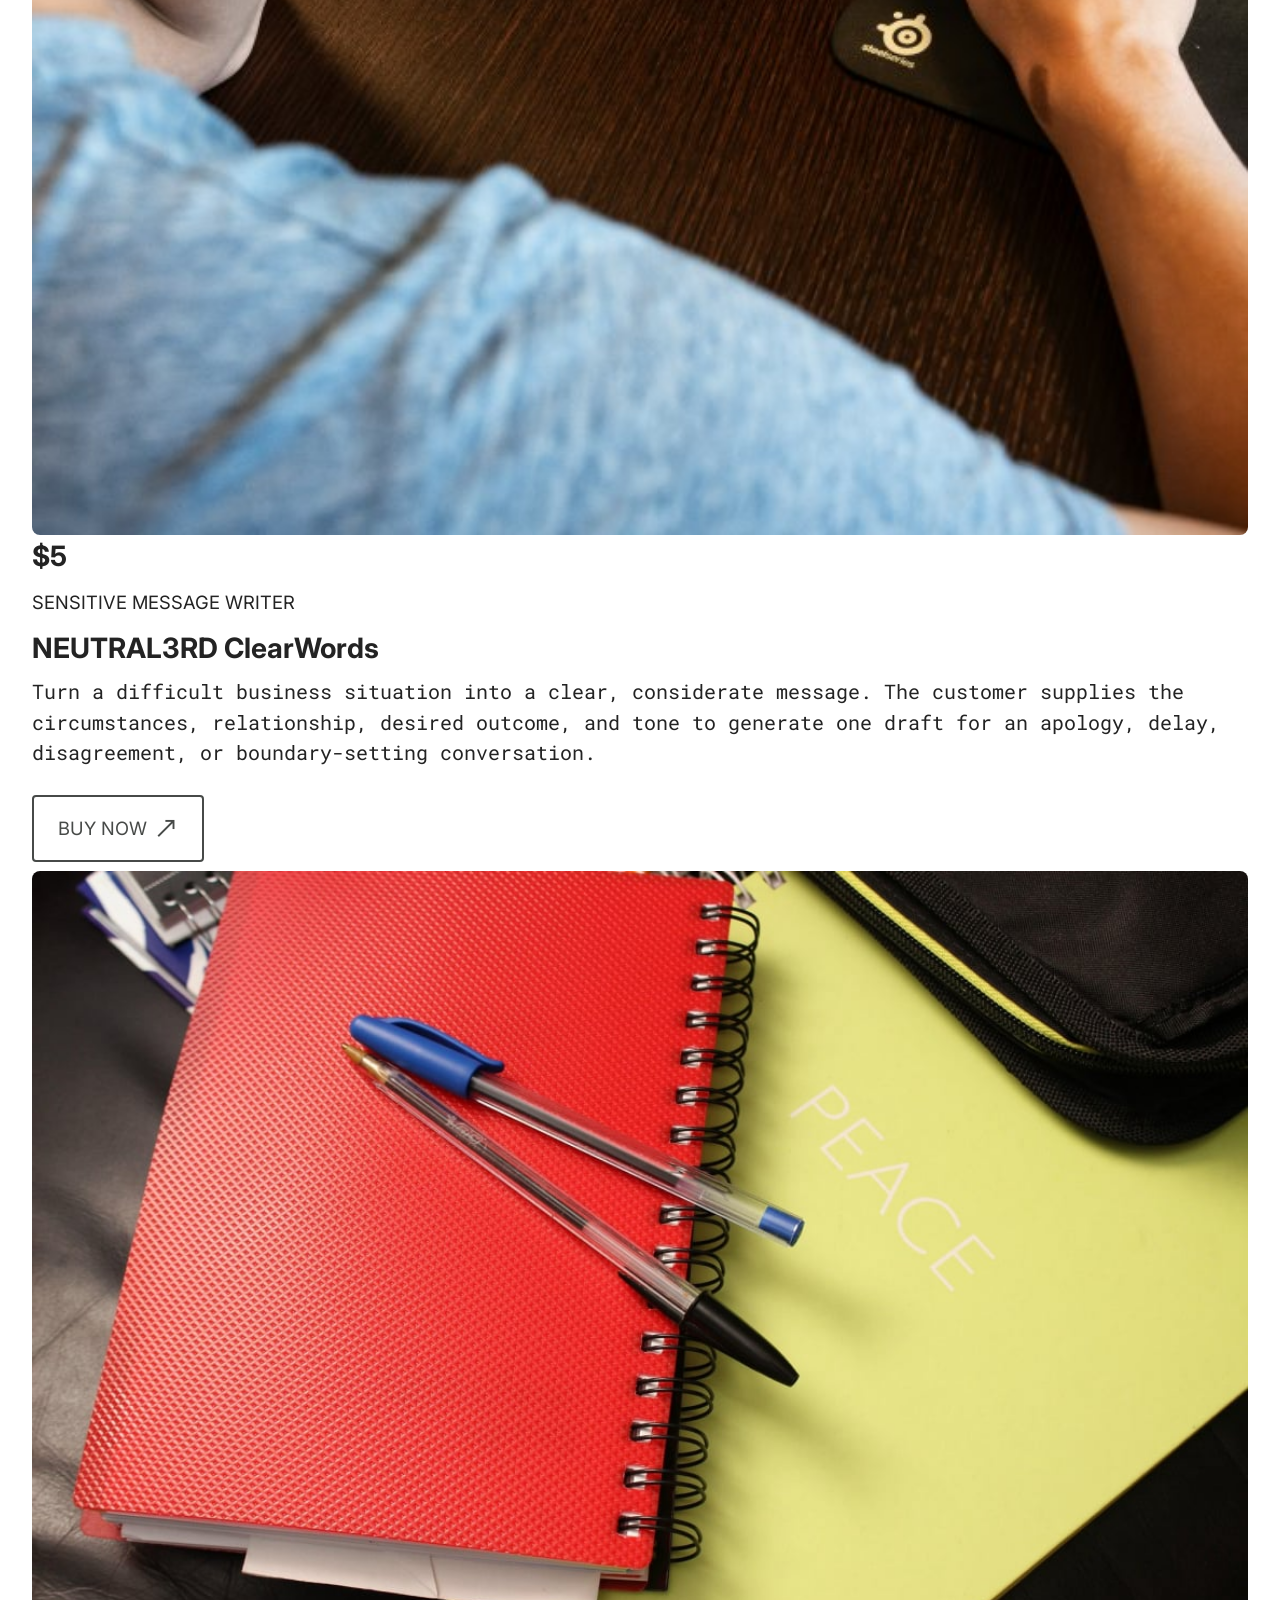
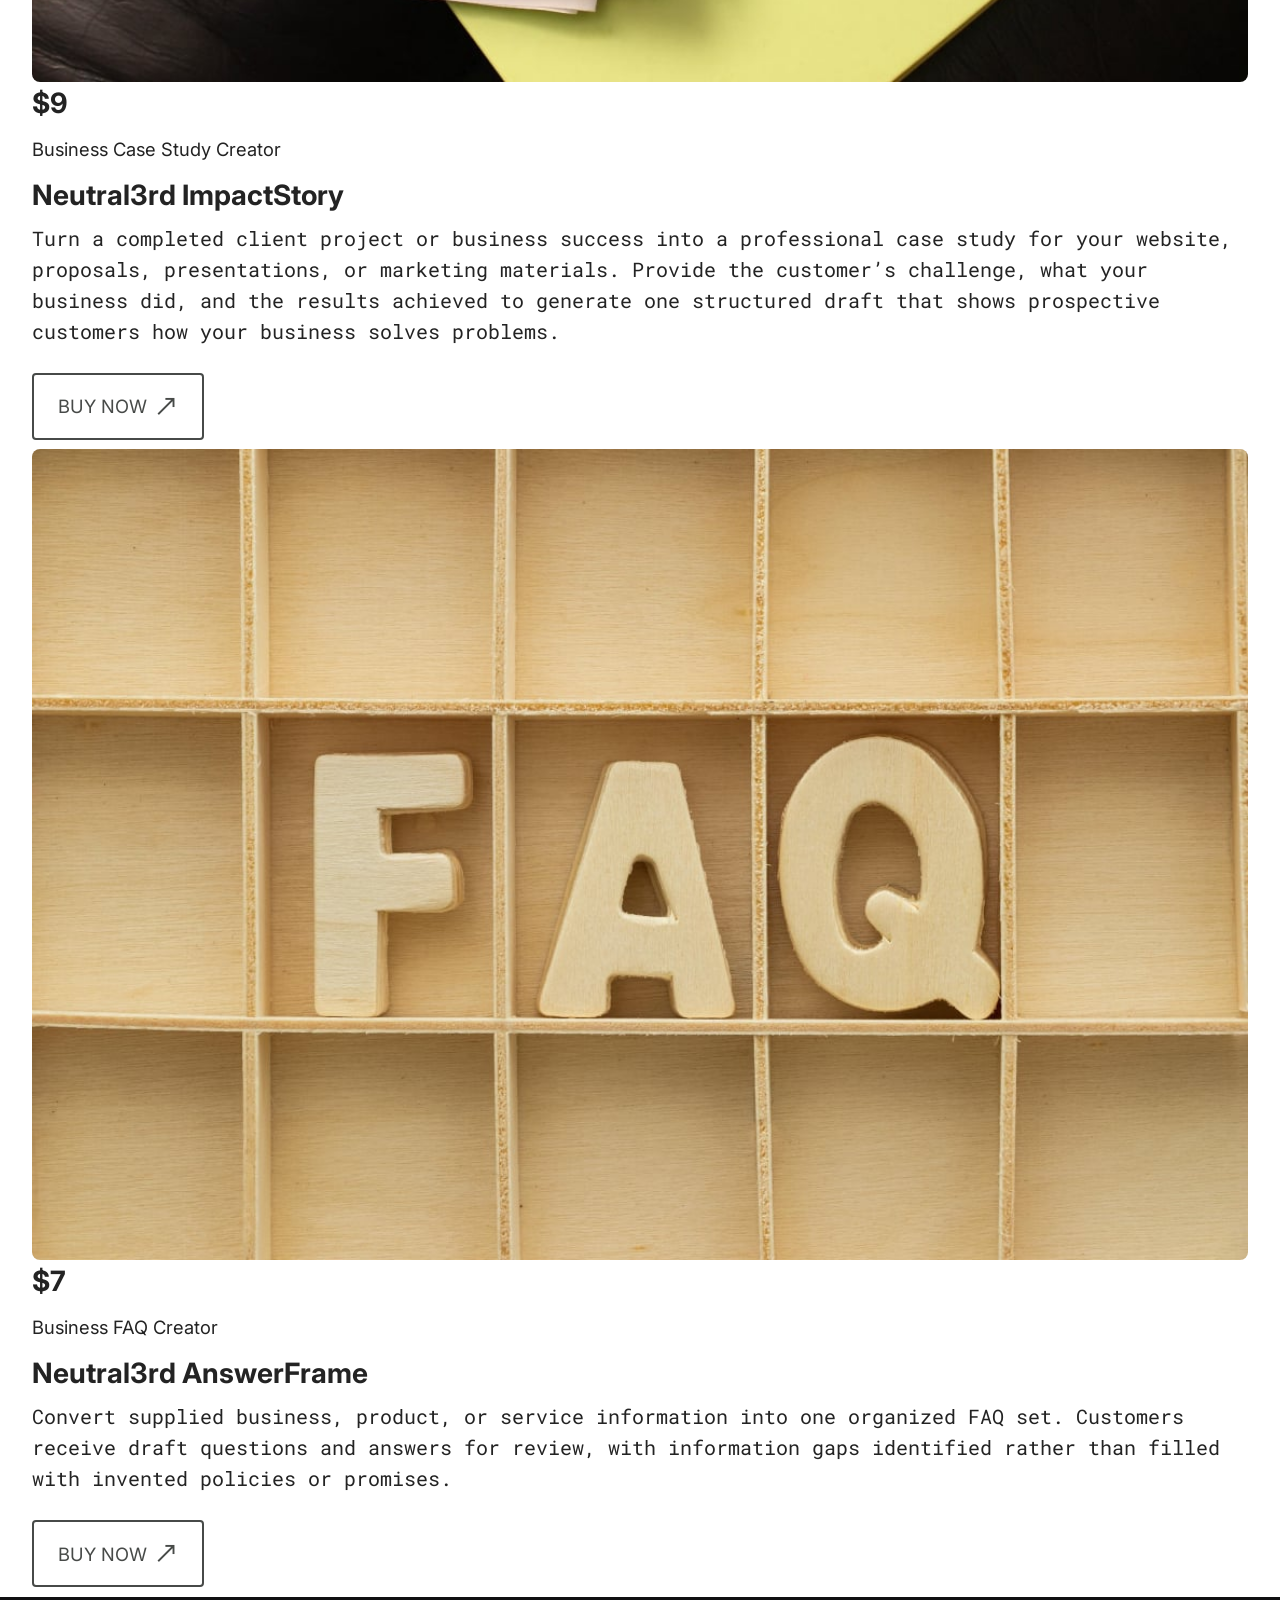
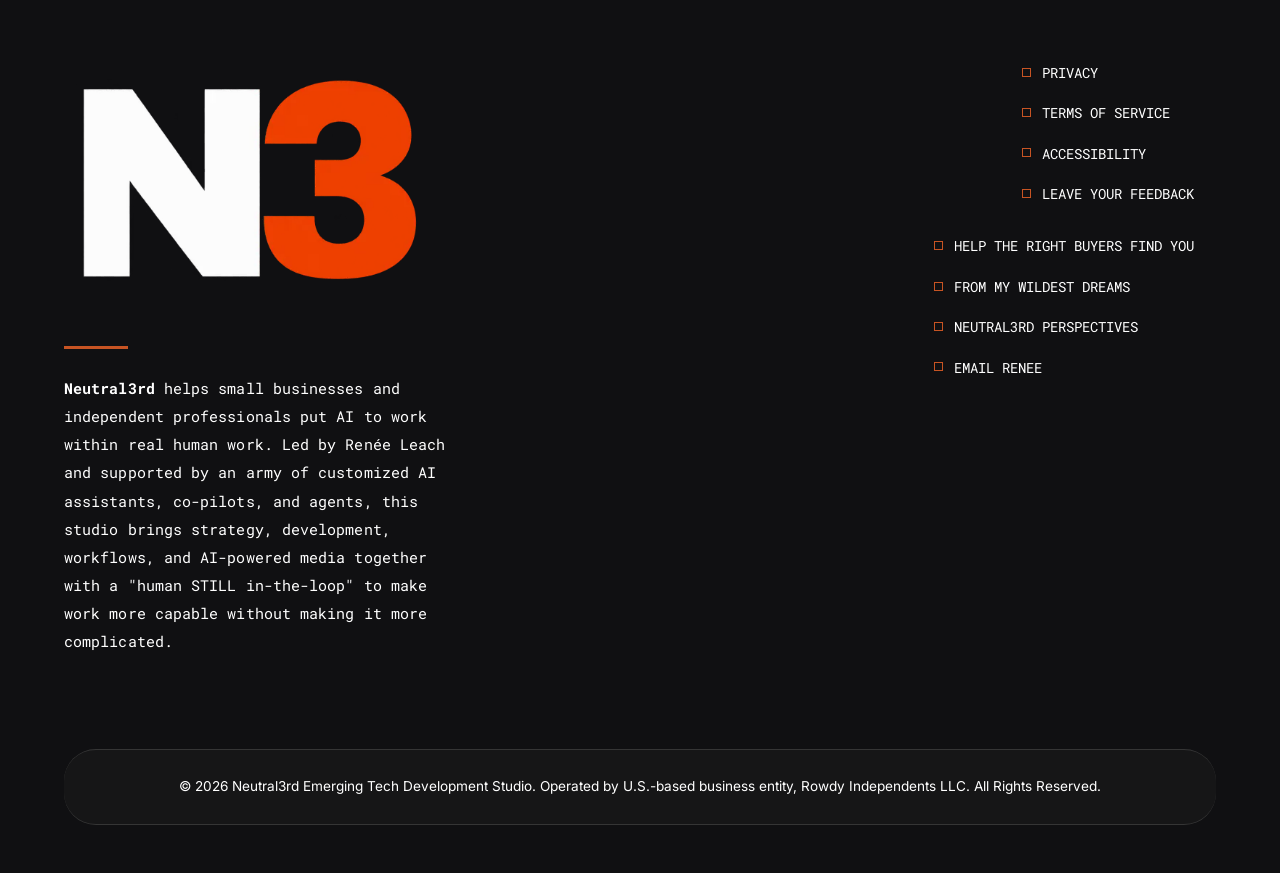
<file: page4.html>
<!DOCTYPE html>
<html  >
<head>
  
  <meta charset="UTF-8">
  <meta http-equiv="X-UA-Compatible" content="IE=edge">
  
  <meta name="twitter:card" content="summary_large_image"/>
  <meta name="twitter:image:src" content="assets/images/page4-meta.png">
  <meta property="og:image" content="assets/images/page4-meta.png">
  <meta name="twitter:title" content="Page 4">
  <meta name="viewport" content="width=device-width, initial-scale=1, minimum-scale=1">
  <link rel="shortcut icon" href="assets/images/white20and20orange20n320logo-128x128.png" type="image/x-icon">
  <meta name="description" content="Learn how Neutral3rd collects, uses, protects, and manages personal information across its website, AI-powered solutions, digital products, and services.">
  
  
  <title>Page 4</title>
  <link rel="stylesheet" href="assets/web/assets/mobirise-icons2/mobirise2.css">
  <link rel="stylesheet" href="assets/bootstrap/css/bootstrap.min.css">
  <link rel="stylesheet" href="assets/dropdown/css/style.css">
  <link rel="stylesheet" href="assets/socicon/css/styles.css">
  <link rel="stylesheet" href="assets/theme/css/style.css">
  <link rel="preload" href="https://fonts.googleapis.com/css?family=Inter:100,200,300,400,500,600,700,800,900,100i,200i,300i,400i,500i,600i,700i,800i,900i&display=swap" as="style" onload="this.onload=null;this.rel='stylesheet'">
  <noscript><link rel="stylesheet" href="https://fonts.googleapis.com/css?family=Inter:100,200,300,400,500,600,700,800,900,100i,200i,300i,400i,500i,600i,700i,800i,900i&display=swap"></noscript>
  <link rel="preload" href="https://fonts.googleapis.com/css?family=Roboto+Mono:100,200,300,400,500,600,700,100i,200i,300i,400i,500i,600i,700i&display=swap" as="style" onload="this.onload=null;this.rel='stylesheet'">
  <noscript><link rel="stylesheet" href="https://fonts.googleapis.com/css?family=Roboto+Mono:100,200,300,400,500,600,700,100i,200i,300i,400i,500i,600i,700i&display=swap"></noscript>
  <link rel="preload" as="style" href="assets/mobirise/css/mbr-additional.css?v=CYFAae"><link rel="stylesheet" href="assets/mobirise/css/mbr-additional.css?v=CYFAae" type="text/css">

  
  
  <meta name="robots" content="noindex, nofollow">

<meta name="theme-color" content="#f9f6e0">
<link rel="manifest" href="manifest.json">
<script src="sw-connect.js"></script>
<meta name="mobile-web-app-capable" content="yes">
<meta name="apple-mobile-web-app-capable" content="yes">
<link rel="apple-touch-startup-image" media="(device-width: 320px) and (device-height: 568px) and (-webkit-device-pixel-ratio: 2) and (orientation: portrait)" href="assets/images/apple-launch-640x1136.png">
<link rel="apple-touch-startup-image" media="(device-width: 375px) and (device-height: 667px) and (-webkit-device-pixel-ratio: 2) and (orientation: portrait)" href="assets/images/apple-launch-750x1334.png">
<link rel="apple-touch-startup-image" media="(device-width: 414px) and (device-height: 736px) and (-webkit-device-pixel-ratio: 3) and (orientation: portrait)" href="assets/images/apple-launch-1242x2208.png">
<link rel="apple-touch-startup-image" media="(device-width: 375px) and (device-height: 812px) and (-webkit-device-pixel-ratio: 3) and (orientation: portrait)" href="assets/images/apple-launch-1125x2436.png">
<link rel="apple-touch-startup-image" media="(device-width: 390px) and (device-height: 844px) and (-webkit-device-pixel-ratio: 3) and (orientation: portrait)" href="assets/images/apple-launch-1170x2532.png">
<link rel="apple-touch-startup-image" media="(device-width: 393px) and (device-height: 852px) and (-webkit-device-pixel-ratio: 3) and (orientation: portrait)" href="assets/images/apple-launch-1179x2556.png">
<link rel="apple-touch-startup-image" media="(device-width: 430px) and (device-height: 932px) and (-webkit-device-pixel-ratio: 3) and (orientation: portrait)" href="assets/images/apple-launch-1290x2796.png">
<link rel="apple-touch-startup-image" media="(device-width: 768px) and (device-height: 1024px) and (-webkit-device-pixel-ratio: 2) and (orientation: portrait)" href="assets/images/apple-launch-1536x2048.png">
<link rel="apple-touch-startup-image" media="(device-width: 834px) and (device-height: 1112px) and (-webkit-device-pixel-ratio: 2) and (orientation: portrait)" href="assets/images/apple-launch-1668x2224.png">
<link rel="apple-touch-startup-image" media="(device-width: 834px) and (device-height: 1194px) and (-webkit-device-pixel-ratio: 2) and (orientation: portrait)" href="assets/images/apple-launch-1668x2388.png">
<link rel="apple-touch-startup-image" media="(device-width: 1024px) and (device-height: 1366px) and (-webkit-device-pixel-ratio: 2) and (orientation: portrait)" href="assets/images/apple-launch-2048x2732.png">
<meta name="apple-mobile-web-app-status-bar-style" content="default">
<meta name="apple-mobile-web-app-title" content="Neutral3rd Emerging Technologies Development Studio">
<link rel="apple-touch-icon" href="apple-touch-icon.png"></head>
<body>
  
  <section data-bs-version="5.1" class="menu menu01 glancem5 cid-vA8TDtYH0a" once="menu" id="menu01-4l">
    

    <nav class="navbar navbar-dropdown navbar-expand-lg">
        <div class="content-wrap container-fluid">
            <div class="navbar-brand">
                <span class="navbar-logo">
                    <a href="https://neutral3rd.space">
                        <img src="[data-uri]" alt="Neutral3rd Emerging Tech Development Studio" style="height: 8rem;" loading="lazy" class="lazyload" data-src="assets/images/white20and20orange20n320logo-1206x1206.webp">
                    </a>
                </span>
                
            </div>
            <button class="navbar-toggler" type="button" data-toggle="collapse" data-bs-toggle="collapse" data-target="#navbarSupportedContent" data-bs-target="#navbarSupportedContent" aria-controls="navbarNavAltMarkup" aria-expanded="false" aria-label="Toggle navigation">
                <div class="hamburger">
                    <span></span>
                    <span></span>
                    <span></span>
                    <span></span>
                </div>
            </button>
            <div class="collapse navbar-collapse" id="navbarSupportedContent">
                <ul class="navbar-nav nav-dropdown" data-app-modern-menu="true"><li class="nav-item"><a class="nav-link link text-info text-primary display-4" href="https://offerbeacon.neutral3rd.space" target="_blank">OfferBeacon Suite</a></li><li class="nav-item"><a class="nav-link link text-info text-primary display-4" href="https://neutral3rd.space/custom-task-prompt">From My Wildest Dreams</a></li>
                    
                    <li class="nav-item"><a class="nav-link link text-info text-primary display-4" href="index.html#dev-about">About</a>
                    </li></ul>
                
                <div class="navbar-buttons mbr-section-btn"><a class="btn btn-secondary display-4" href="https://studioguide.neutral3rd.space/chat?token=cf7573456c87d54489c7ba5f0a2e93bf&name=Samir%20%7C%20Neutral3rd%20Emerging%20Tech%20Development%20Studio&accent=%23c75423&greet=Hey!%20Welcome%20to%20Neutral3rd.%20I%27m%20Samir%2C%20Neutral3rd%27s%20AI%20studio%20guide.%20I%20can%20help%20you%20explore%20the%20OfferBeacon%20Suite%2C%20learn%20about%20this%20development%20studio%20in%20general%2C%20or%20find%20the%20right%20next%20step.%20What%20brings%20you%20here%20today%3F&face=https%3A%2F%2Fcuevueapp.com%2Fassets%2Ffaces%2Fstandard%2F62227bb3-2f6e-4220-b3c9-2c02b2fdb349.jpg&page=https%3A%2F%2Fstudioguide.neutral3rd.space%2Fneutral3rd-emerging-technologies%2Fsamir-from-neutral3rd-emerging&mode=desktop&lang=en" target="_blank">Start a Conversation</a></div>
            </div>
        </div>
    </nav>
</section>

<section data-bs-version="5.1" class="pricing02 impactm5 cid-vA8TPNYlUS" id="pricing02-4p">
    

    
    

    <div class="container-fluid">
        <div class="col-12 justify-content-center">
            <div class="content-wrapper">
                <div class="border-wrap border_1"></div>
                <div class="border-wrap border_2"></div>
                <div class="border-wrap border_3"></div>
                <div class="border-wrap border_4"></div>
                <div class="border-wrap border_5"></div>
                <div class="row title-wrapper">
                    <div class="col-12 col-lg-6 card">
                        <div class="title-wrap">
                            <div class="label-wrapper">
                                <div class="label-wrap card-wrap small-radius">
                                    
                                    <p class="mbr-label mbr-fonts-style display-4">
                                        PRODUCTS
                                    </p>
                                </div>
                            </div>
                            <h2 class="mbr-section-title mbr-fonts-style display-2">
                                <strong>DIGITAL MARKETING SERVICE PLANS</strong>
                            </h2>
                        </div>
                    </div>
                </div>
                <div class="row items-wrapper">
                    <div class="col-12 card">
                        <div class="items-wrap">
                            <div class="item features-image">
                                <div class="item-wrapper">
                                    <div class="item-img">
                                        <img src="[data-uri]" alt="" loading="lazy" class="lazyload" data-src="assets/images/image8.webp">
                                    </div>
                                    <div class="card-box">
                                        <p class="item-price mbr-fonts-style display-5">
                                            <strong>$5</strong></p>
                                        <div class="card-label">
                                            <p class="item-label mbr-fonts-style display-4">
                                                SENSITIVE MESSAGE WRITER</p>
                                        </div>
                                        <h4 class="item-title mbr-fonts-style display-5"><strong>NEUTRAL3RD ClearWords</strong></h4>
                                        <p class="item-text mbr-fonts-style display-7">
                                            Turn a difficult business situation into a clear, considerate message. The customer supplies the circumstances, relationship, desired outcome, and tone to generate one draft for an apology, delay, disagreement, or boundary-setting conversation.
                                        </p>
                                        <div class="mbr-section-btn">
                                            <a href="" class="btn btn-primary-outline display-4">
                                                <span class="mobi-mbri mobi-mbri-right mbr-iconfont mbr-iconfont-btn"></span>
                                                BUY NOW
                                            </a>
                                        </div>
                                    </div>
                                </div>
                            </div>
                            <div class="item features-image">
                                <div class="item-wrapper">
                                    <div class="item-img">
                                        <img src="[data-uri]" alt="" loading="lazy" class="lazyload" data-src="assets/images/mbr-1128x752.webp">
                                    </div>
                                    <div class="card-box">
                                        <p class="item-price mbr-fonts-style display-5">
                                            <strong>$9</strong>
                                        </p>
                                        <div class="card-label">
                                            <p class="item-label mbr-fonts-style display-4">
                                                Business Case Study Creator
                                            </p>
                                        </div>
                                        <h4 class="item-title mbr-fonts-style display-5"><strong>Neutral3rd ImpactStory</strong></h4>
                                        <p class="item-text mbr-fonts-style display-7">
                                            Turn a completed client project or business success into a professional case study for your website, proposals, presentations, or marketing materials. Provide the customer’s challenge, what your business did, and the results achieved to generate one structured draft that shows prospective customers how your business solves problems.
                                        </p>
                                        <div class="mbr-section-btn">
                                            <a href="" class="btn btn-primary-outline display-4">
                                                <span class="mobi-mbri mobi-mbri-right mbr-iconfont mbr-iconfont-btn"></span>
                                                BUY NOW
                                            </a>
                                        </div>
                                    </div>
                                </div>
                            </div><div class="item features-image">
                                <div class="item-wrapper">
                                    <div class="item-img">
                                        <img src="[data-uri]" alt="" data-slide-to="2" data-bs-slide-to="3" loading="lazy" class="lazyload" data-src="assets/images/mbr-1-1128x752.webp">
                                    </div>
                                    <div class="card-box">
                                        <p class="item-price mbr-fonts-style display-5">
                                            <strong>$7</strong></p>
                                        <div class="card-label">
                                            <p class="item-label mbr-fonts-style display-4">
                                                Business FAQ Creator
                                            </p>
                                        </div>
                                        <h4 class="item-title mbr-fonts-style display-5"><strong>Neutral3rd AnswerFrame</strong></h4>
                                        <p class="item-text mbr-fonts-style display-7">
                                            Convert supplied business, product, or service information into one organized FAQ set. Customers receive draft questions and answers for review, with information gaps identified rather than filled with invented policies or promises.
                                        </p>
                                        <div class="mbr-section-btn">
                                            <a href="" class="btn btn-primary-outline display-4">
                                                <span class="mobi-mbri mobi-mbri-right mbr-iconfont mbr-iconfont-btn"></span>
                                                BUY NOW
                                            </a>
                                        </div>
                                    </div>
                                </div>
                            </div>
                            
                        </div>
                    </div>
                </div>
            </div>
        </div>
    </div>
</section>

<section data-bs-version="5.1" class="footer01 impactm5 cid-vA8TDuKXjP" once="footers" id="footer01-4n">

    

    
    

    <div class="container-fluid">

        <div class="row justify-content-center n3-footer-main">

            <div class="col-12 col-lg-7">

                <div class="content-wrapper">

                    <div class="title-wrapper">
                        <div class="title-wrap">

                            <div class="logo-wrapper">
                                <a href="https://neutral3rd.space"><img class="n3-footer-logo lazyload" src="[data-uri]" alt="Neutral3rd Emerging Tech Development Studio" loading="lazy" data-src="assets/images/bold20n320geometric20logo-1-512x512.webp"></a>
                            </div>

                           

                        </div>
                    </div>

                    <!-- <div class="text-wrapper" mbr-if="showText">
                        <p class="mbr-text mbr-fonts-style" mbr-theme-style="display-7" data-app-selector=".mbr-text, .text-wrapper">xx</p>
                    </div> -->

                    <div class="desc-wrapper">

                       <!-- <h3 class="mbr-section-subtitle mbr-fonts-style" data-app-selector=".mbr-section-subtitle" mbr-theme-style="display-5" mbr-if="showSubtitle">
                            <b>ABOUT THE STUDIO</b>
                        </h3> -->

                        <div class="desc-wrap">
                            <p class="mbr-desc mbr-fonts-style display-7"><strong>Neutral3rd</strong> helps small businesses and independent professionals put AI to work within real human work. Led by Renée Leach and supported by an army of customized AI assistants, co-pilots, and agents, this studio brings strategy, development, workflows, and AI-powered media together with a "human STILL in-the-loop" to make work more capable without making it more complicated.<br></p>
                        </div>

                        

                    </div>
                </div>
            </div>

            <div class="col-12 col-lg-5">
                <div class="navigation-wrap">
                    <div class="nav-wrapper">

                        <div class="nav-wrap">
                            <ul class="list mbr-fonts-style display-7">
                                <li class="item-wrap"><strong><a href="https://neutral3rd.space/privacy" class="text-info">PRIVACY</a></strong></li><a href="privacy.html" class="text-primary"><strong>
                                </strong></a><li class="item-wrap"><strong><a href="https://neutral3rd.space/terms" class="text-info">TERMS OF SERVICE</a></strong></li><a href="https://neutral3rd.space/terms" class="text-primary">
                                </a><li class="item-wrap"><strong><a href="https://neutral3rd.space/accessibility" class="text-info">ACCESSIBILITY</a></strong></li><li class="item-wrap"><strong><a href="https://connections.neutral3rd.space/wall" class="text-info" target="_blank">LEAVE YOUR FEEDBACK</a></strong></li>
                            </ul>
                        </div>

                        <div class="nav-wrap">
                            <ul class="list mbr-fonts-style display-7">
                                <li class="item-wrap"><strong><a href="https://offerbeacon.neutral3rd.space/" class="text-info" target="_blank">HELP THE RIGHT BUYERS FIND YOU</a></strong></li>
<li class="item-wrap"><strong><a href="https://neutral3rd.space/custom-task-prompt" class="text-info text-primary">FROM MY WILDEST DREAMS</a></strong></li><li class="item-wrap"><strong><a href="https://perspectives.neutral3rd.space/" class="text-info" target="_blank">NEUTRAL3RD PERSPECTIVES</a></strong></li><a href="https://neutral3rd.space" class="text-primary">
</a><li class="item-wrap"><strong><a href="mailto:renee.leach@neutral3rd.space?subject=Business%20Inquiry" class="text-info">EMAIL RENEE</a></strong></li>
                            </ul>
                        </div>

                        

                    </div>
                </div>
            </div>

            <div class="col-12">
                <p class="mbr-copy mbr-fonts-style card-wrap display-4">
                    © 2026 Neutral3rd Emerging Tech Development Studio. Operated by U.S.-based business entity, Rowdy Independents LLC. All Rights Reserved.
                </p>
            </div>

        </div>
    </div>
</section>


<script src="assets/bootstrap/js/bootstrap.bundle.min.js"></script>
  <script src="assets/smoothscroll/smooth-scroll.js"></script>
  <script src="assets/ytplayer/index.js"></script>
  <script src="assets/dropdown/js/navbar-dropdown.js"></script>
  <script src="assets/theme/js/script.js"></script>
  
  
  <style>
/* Neutral3rd: Basic Image Protection */
img {
  -webkit-user-drag: none;
  user-drag: none;
  -webkit-touch-callout: none;
}
</style>

<script>
(function () {
  "use strict";

  // Prevent the image-specific right-click menu.
  document.addEventListener("contextmenu", function (event) {
    if (event.target.closest("img, picture")) {
      event.preventDefault();
    }
  });

  // Prevent dragging images onto the desktop.
  document.addEventListener("dragstart", function (event) {
    if (event.target.closest("img, picture")) {
      event.preventDefault();
    }
  });
})();
</script>
 <div id="scrollToTop" class="scrollToTop mbr-arrow-up"><a style="text-align: center;"><i class="mbr-arrow-up-icon mbr-arrow-up-icon-cm cm-icon cm-icon-smallarrow-up"></i></a></div>
  
<script>"use strict";if("loading"in HTMLImageElement.prototype){document.querySelectorAll('img[loading="lazy"]').forEach(e=>{e.src=e.dataset.src;if(e.getAttribute("style")){e.setAttribute("data-temp-style",e.getAttribute("style"))};if(e.getAttribute("data-aspectratio")){e.style.paddingTop=100*e.getAttribute("data-aspectratio")+"%";e.style.height=0;}e.onload=function(){if(e.getAttribute("data-temp-style")){e.setAttribute("style", e.getAttribute("data-temp-style"))}else{e.removeAttribute("style")};e.removeAttribute("data-temp-style")}})}else{const e=document.createElement("script");e.src="https://cdnjs.cloudflare.com/ajax/libs/lazysizes/5.1.2/lazysizes.min.js";document.body.appendChild(e)}</script>
</body>
</html>
</file>
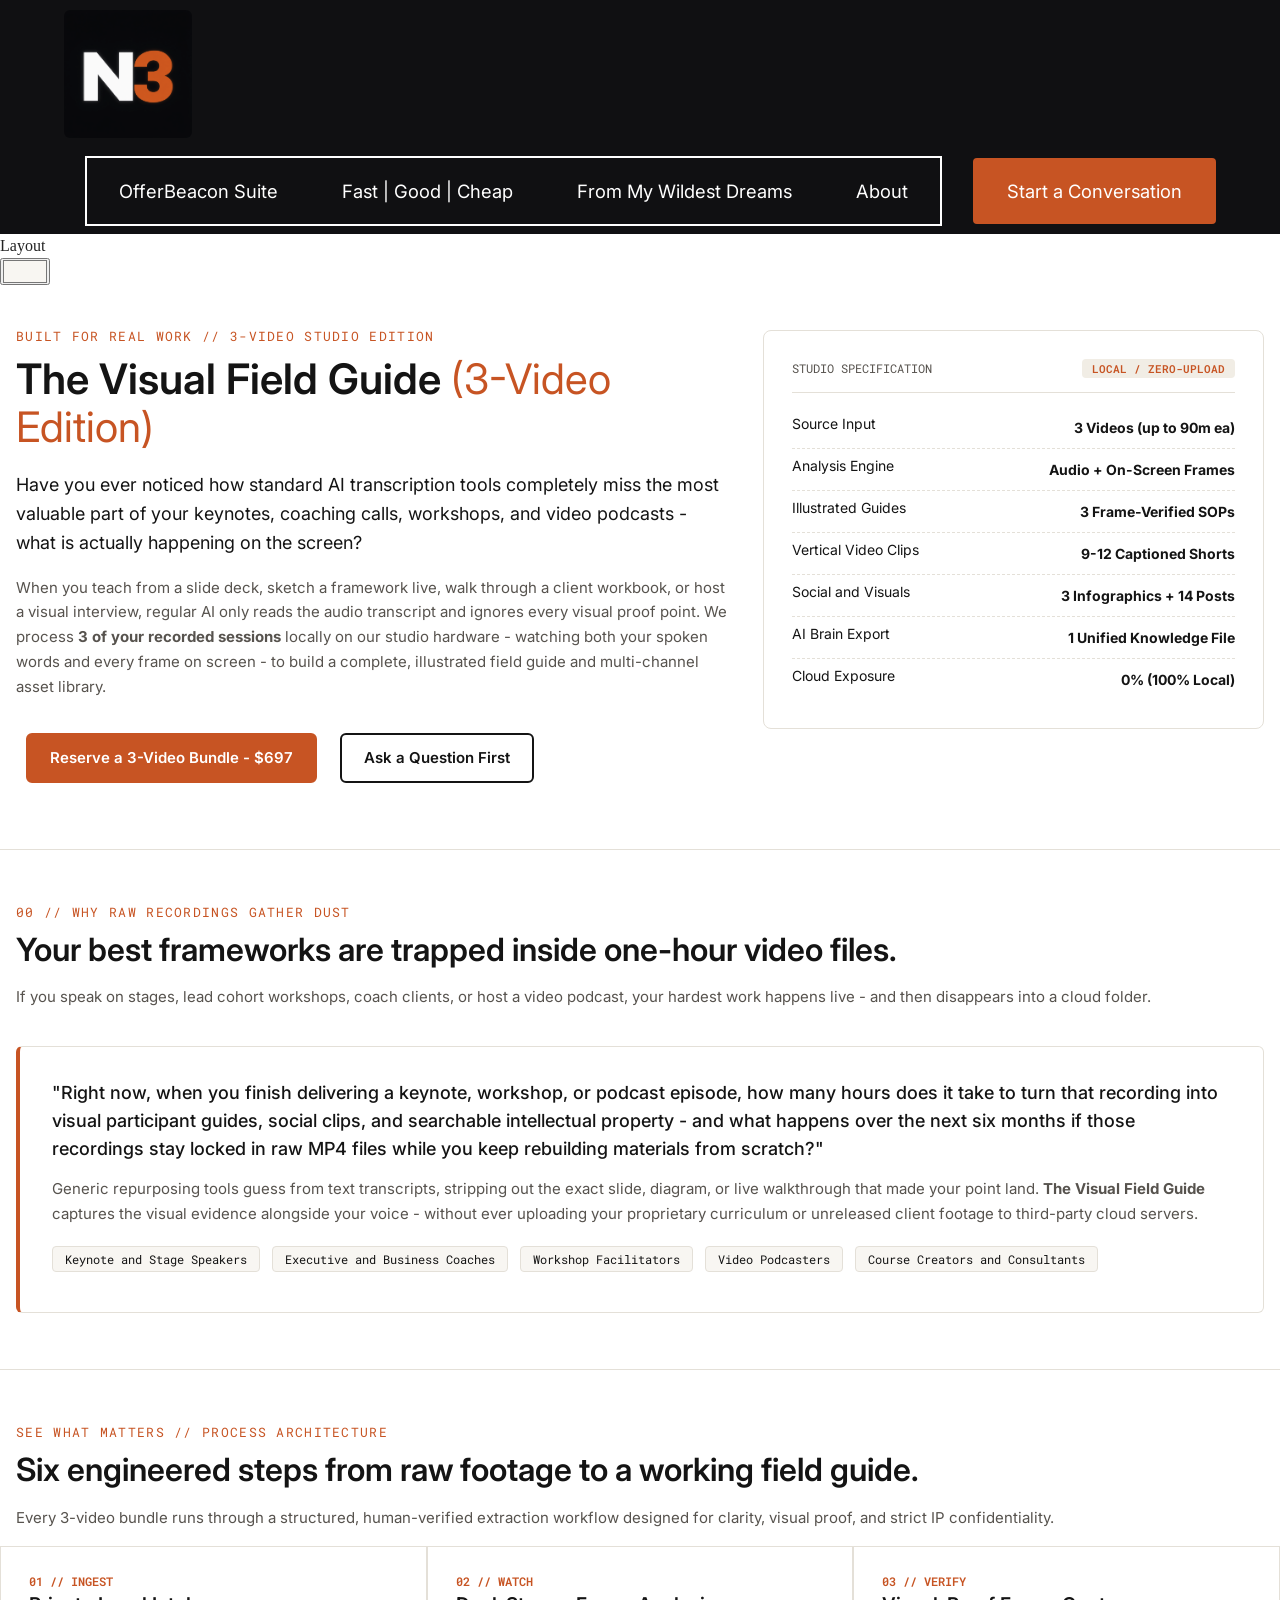
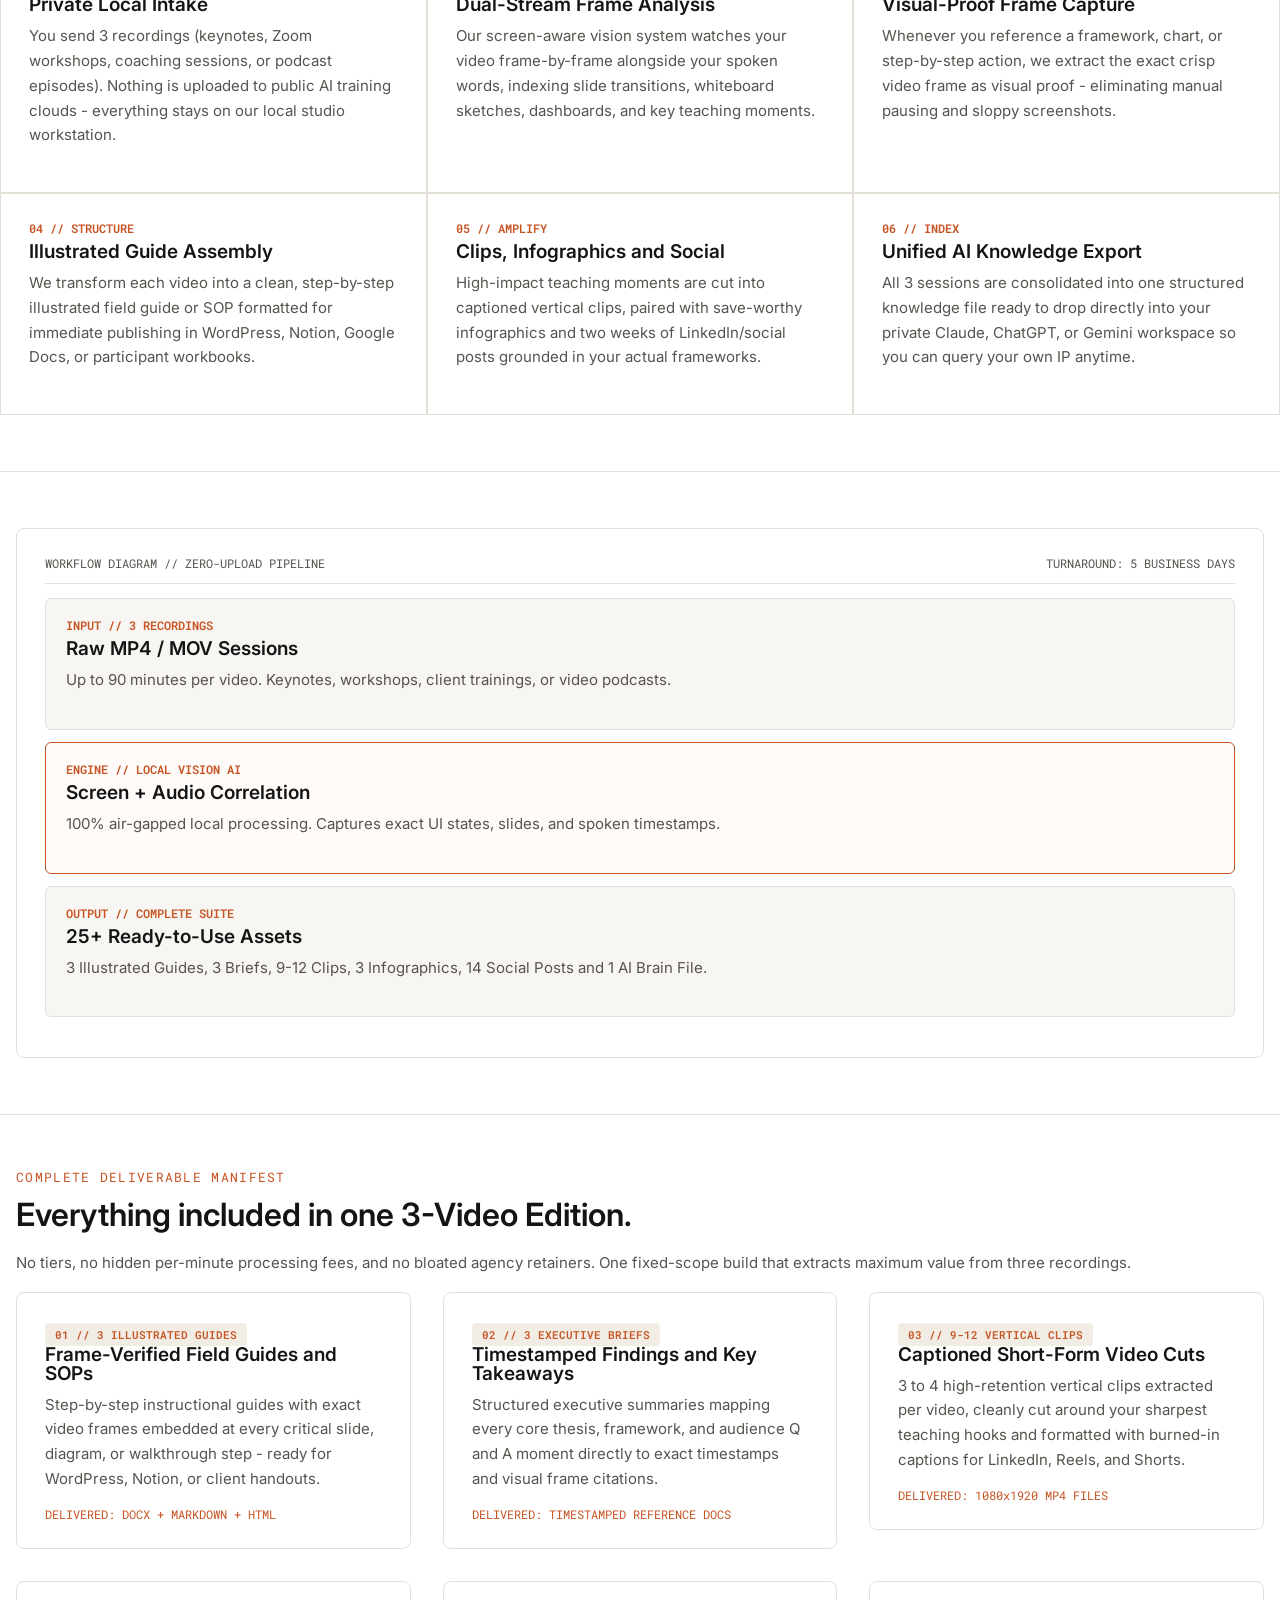
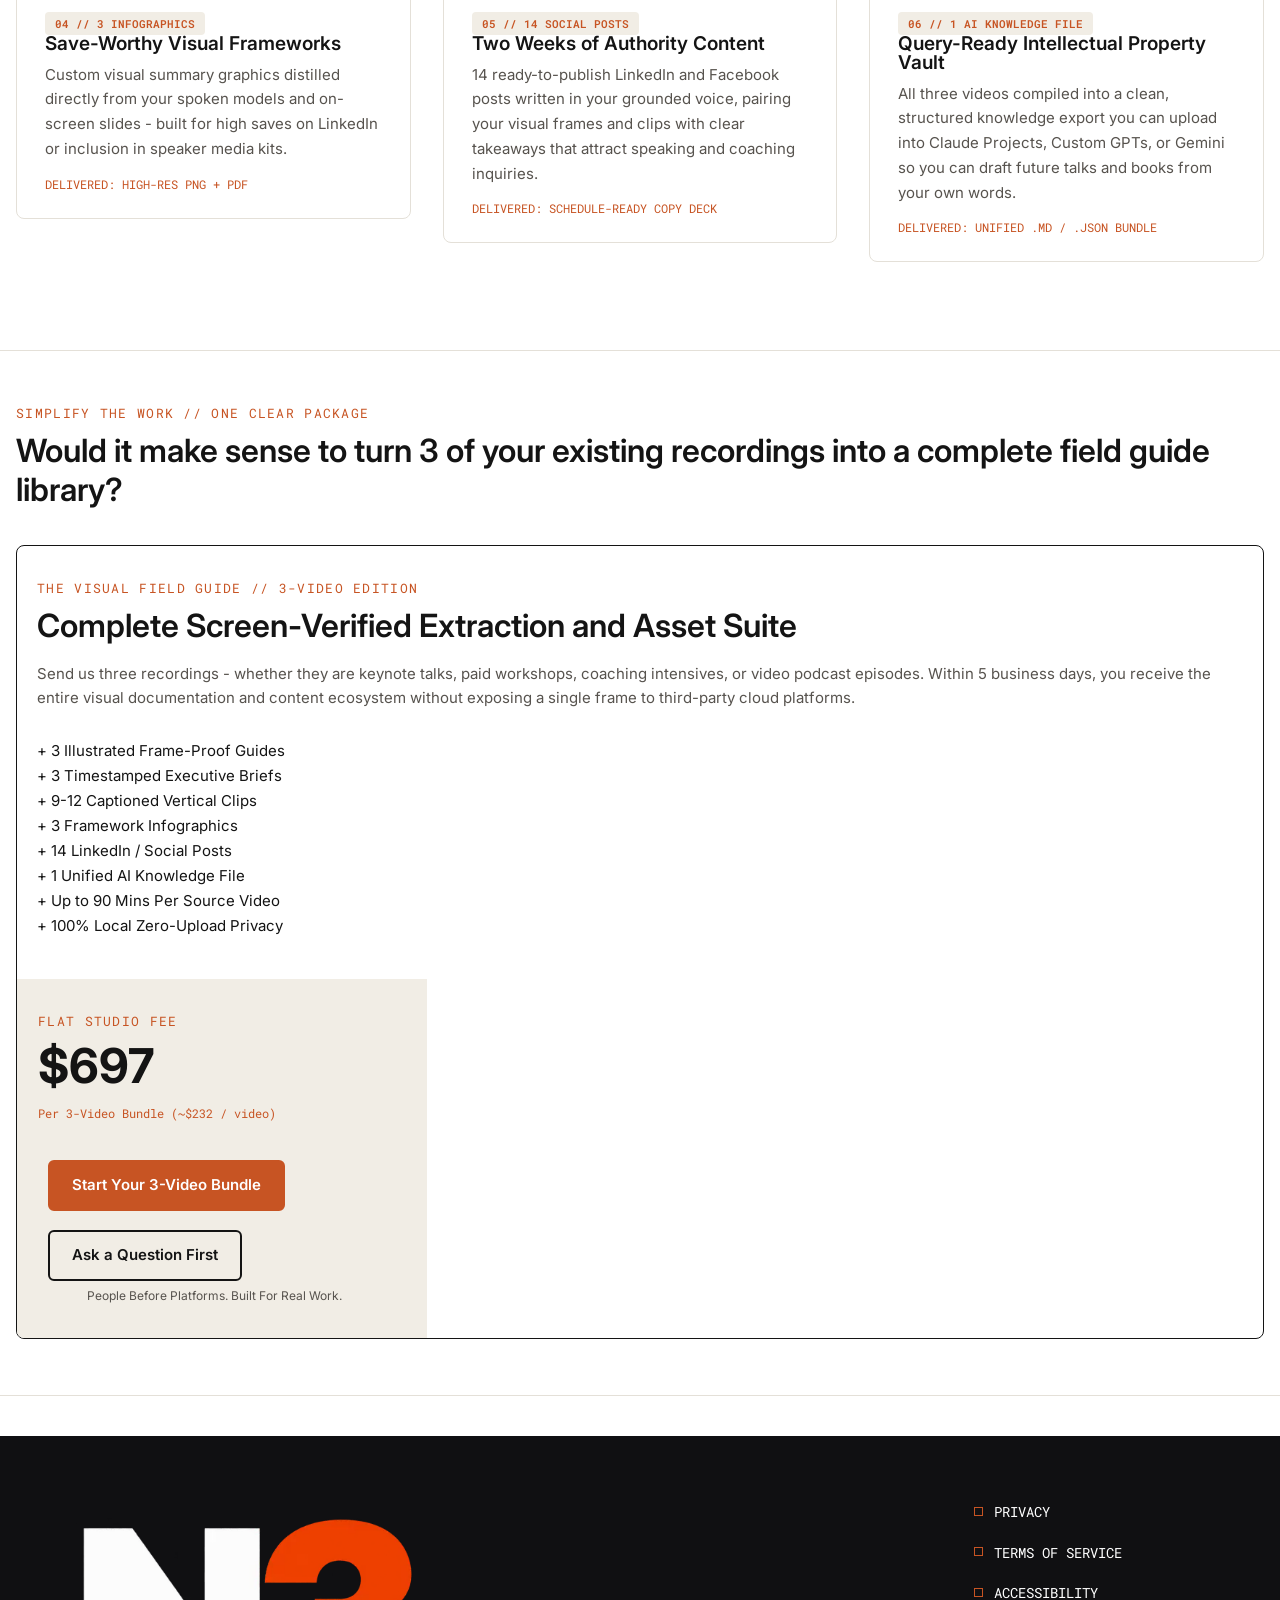
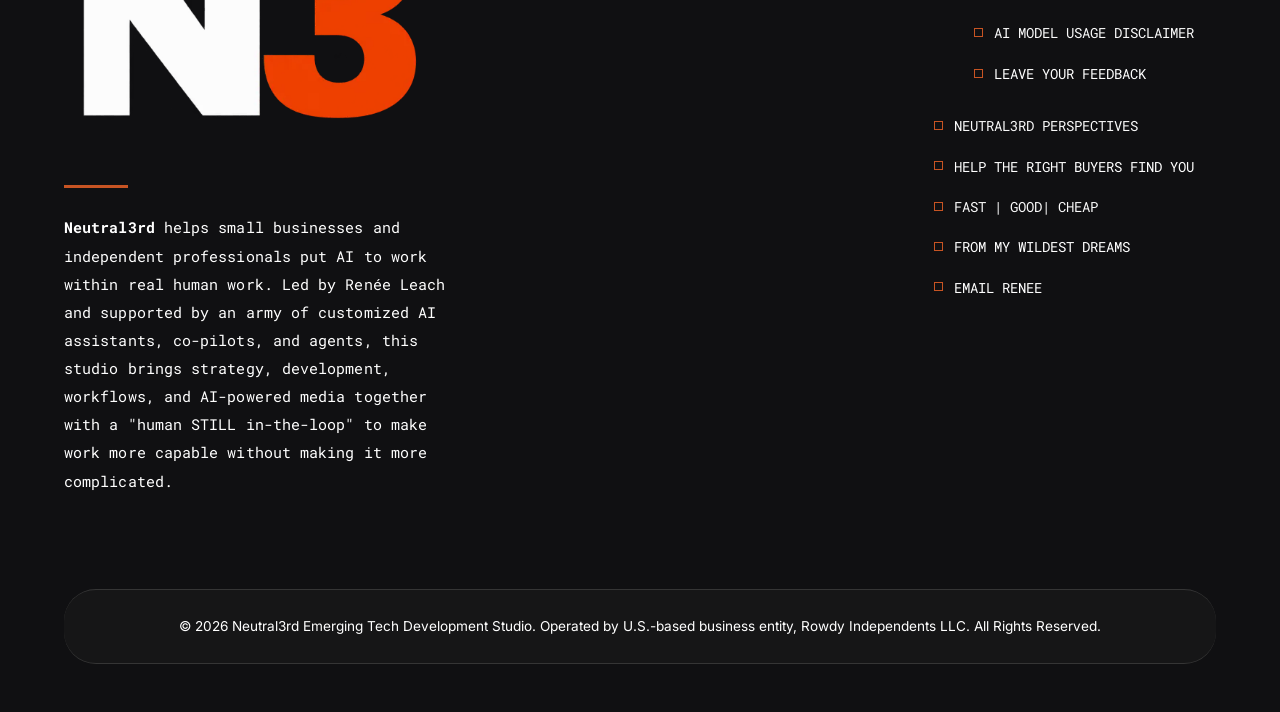
<file: page5.html>
<!DOCTYPE html>
<html  >
<head>
  
  <meta charset="UTF-8">
  <meta http-equiv="X-UA-Compatible" content="IE=edge">
  
  <meta name="twitter:card" content="summary_large_image"/>
  <meta name="twitter:image:src" content="assets/images/page5-meta.png">
  <meta property="og:image" content="assets/images/page5-meta.png">
  <meta name="twitter:title" content="Page 5">
  <meta name="viewport" content="width=device-width, initial-scale=1, minimum-scale=1">
  <link rel="shortcut icon" href="assets/images/white20and20orange20n320logo-128x128.png" type="image/x-icon">
  <meta name="description" content="Learn how Neutral3rd collects, uses, protects, and manages personal information across its website, AI-powered solutions, digital products, and services.">
  
  
  <title>Page 5</title>
  <link rel="stylesheet" href="assets/bootstrap/css/bootstrap.min.css">
  <link rel="stylesheet" href="assets/dropdown/css/style.css">
  <link rel="stylesheet" href="assets/socicon/css/styles.css">
  <link rel="stylesheet" href="assets/theme/css/style.css">
  <link rel="preload" href="https://fonts.googleapis.com/css?family=Inter:100,200,300,400,500,600,700,800,900,100i,200i,300i,400i,500i,600i,700i,800i,900i&display=swap" as="style" onload="this.onload=null;this.rel='stylesheet'">
  <noscript><link rel="stylesheet" href="https://fonts.googleapis.com/css?family=Inter:100,200,300,400,500,600,700,800,900,100i,200i,300i,400i,500i,600i,700i,800i,900i&display=swap"></noscript>
  <link rel="preload" href="https://fonts.googleapis.com/css?family=Roboto+Mono:100,200,300,400,500,600,700,100i,200i,300i,400i,500i,600i,700i&display=swap" as="style" onload="this.onload=null;this.rel='stylesheet'">
  <noscript><link rel="stylesheet" href="https://fonts.googleapis.com/css?family=Roboto+Mono:100,200,300,400,500,600,700,100i,200i,300i,400i,500i,600i,700i&display=swap"></noscript>
  <link rel="preload" as="style" href="assets/mobirise/css/mbr-additional.css?v=f5XAOt"><link rel="stylesheet" href="assets/mobirise/css/mbr-additional.css?v=f5XAOt" type="text/css">

  
  
  <meta name="robots" content="noindex, nofollow">

<meta name="theme-color" content="#f9f6e0">
<link rel="manifest" href="manifest.json">
<script src="sw-connect.js"></script>
<meta name="mobile-web-app-capable" content="yes">
<meta name="apple-mobile-web-app-capable" content="yes">
<link rel="apple-touch-startup-image" media="(device-width: 320px) and (device-height: 568px) and (-webkit-device-pixel-ratio: 2) and (orientation: portrait)" href="assets/images/apple-launch-640x1136.png">
<link rel="apple-touch-startup-image" media="(device-width: 375px) and (device-height: 667px) and (-webkit-device-pixel-ratio: 2) and (orientation: portrait)" href="assets/images/apple-launch-750x1334.png">
<link rel="apple-touch-startup-image" media="(device-width: 414px) and (device-height: 736px) and (-webkit-device-pixel-ratio: 3) and (orientation: portrait)" href="assets/images/apple-launch-1242x2208.png">
<link rel="apple-touch-startup-image" media="(device-width: 375px) and (device-height: 812px) and (-webkit-device-pixel-ratio: 3) and (orientation: portrait)" href="assets/images/apple-launch-1125x2436.png">
<link rel="apple-touch-startup-image" media="(device-width: 390px) and (device-height: 844px) and (-webkit-device-pixel-ratio: 3) and (orientation: portrait)" href="assets/images/apple-launch-1170x2532.png">
<link rel="apple-touch-startup-image" media="(device-width: 393px) and (device-height: 852px) and (-webkit-device-pixel-ratio: 3) and (orientation: portrait)" href="assets/images/apple-launch-1179x2556.png">
<link rel="apple-touch-startup-image" media="(device-width: 430px) and (device-height: 932px) and (-webkit-device-pixel-ratio: 3) and (orientation: portrait)" href="assets/images/apple-launch-1290x2796.png">
<link rel="apple-touch-startup-image" media="(device-width: 768px) and (device-height: 1024px) and (-webkit-device-pixel-ratio: 2) and (orientation: portrait)" href="assets/images/apple-launch-1536x2048.png">
<link rel="apple-touch-startup-image" media="(device-width: 834px) and (device-height: 1112px) and (-webkit-device-pixel-ratio: 2) and (orientation: portrait)" href="assets/images/apple-launch-1668x2224.png">
<link rel="apple-touch-startup-image" media="(device-width: 834px) and (device-height: 1194px) and (-webkit-device-pixel-ratio: 2) and (orientation: portrait)" href="assets/images/apple-launch-1668x2388.png">
<link rel="apple-touch-startup-image" media="(device-width: 1024px) and (device-height: 1366px) and (-webkit-device-pixel-ratio: 2) and (orientation: portrait)" href="assets/images/apple-launch-2048x2732.png">
<meta name="apple-mobile-web-app-status-bar-style" content="default">
<meta name="apple-mobile-web-app-title" content="Neutral3rd Emerging Technologies Development Studio">
<link rel="apple-touch-icon" href="apple-touch-icon.png"></head>
<body>
  
  <section data-bs-version="5.1" class="menu menu01 glancem5 cid-vAag2ZcXq6" once="menu" id="menu01-51">
    

    <nav class="navbar navbar-dropdown navbar-expand-lg">
        <div class="content-wrap container-fluid">
            <div class="navbar-brand">
                <span class="navbar-logo">
                    <a href="https://neutral3rd.space">
                        <img src="[data-uri]" alt="Neutral3rd Emerging Tech Development Studio" style="height: 8rem;" loading="lazy" class="lazyload" data-src="assets/images/white20and20orange20n320logo-1206x1206.png">
                    </a>
                </span>
                
            </div>
            <button class="navbar-toggler" type="button" data-toggle="collapse" data-bs-toggle="collapse" data-target="#navbarSupportedContent" data-bs-target="#navbarSupportedContent" aria-controls="navbarNavAltMarkup" aria-expanded="false" aria-label="Toggle navigation">
                <div class="hamburger">
                    <span></span>
                    <span></span>
                    <span></span>
                    <span></span>
                </div>
            </button>
            <div class="collapse navbar-collapse" id="navbarSupportedContent">
                <ul class="navbar-nav nav-dropdown" data-app-modern-menu="true"><li class="nav-item"><a class="nav-link link text-info text-primary display-4" href="https://offerbeacon.neutral3rd.space" target="_blank">OfferBeacon Suite</a></li><li class="nav-item"><a class="nav-link link text-info text-primary display-4" href="https://neutral3rd.space/fast-good-cheap">Fast | Good | Cheap</a></li><li class="nav-item"><a class="nav-link link text-info text-primary display-4" href="https://neutral3rd.space/custom-task-prompt">From My Wildest Dreams</a></li>
                    
                    <li class="nav-item"><a class="nav-link link text-info text-primary display-4" href="index.html#dev-about">About</a>
                    </li></ul>
                
                <div class="navbar-buttons mbr-section-btn"><a class="btn btn-secondary display-4" href="https://studioguide.neutral3rd.space/chat?token=cf7573456c87d54489c7ba5f0a2e93bf&name=Samir%20%7C%20Neutral3rd%20Emerging%20Tech%20Development%20Studio&accent=%23c75423&greet=Hey!%20Welcome%20to%20Neutral3rd.%20I%27m%20Samir%2C%20Neutral3rd%27s%20AI%20studio%20guide.%20I%20can%20help%20you%20explore%20the%20OfferBeacon%20Suite%2C%20learn%20about%20this%20development%20studio%20in%20general%2C%20or%20find%20the%20right%20next%20step.%20What%20brings%20you%20here%20today%3F&face=https%3A%2F%2Fcuevueapp.com%2Fassets%2Ffaces%2Fstandard%2F62227bb3-2f6e-4220-b3c9-2c02b2fdb349.jpg&page=https%3A%2F%2Fstudioguide.neutral3rd.space%2Fneutral3rd-emerging-technologies%2Fsamir-from-neutral3rd-emerging&mode=desktop&lang=en" target="_blank">Start a Conversation</a></div>
            </div>
        </div>
    </nav>
</section>

<div id="custom-html-5g"><!-- Type valid HTML here -->
<section class="mbr-section" group="Custom">
  <mbr-parameters>
    <header>Layout</header>
    <input type="color" title="Background Color" name="bgColor" value="#F8F6F2">
  </mbr-parameters>

  <div class="container n3-wrap">
  <!-- HERO -->
  <div class="row align-items-start n3-hero">
    <div class="col-12 col-lg-7">
      <p class="n3-mono-tag">BUILT FOR REAL WORK // 3-VIDEO STUDIO EDITION</p>
      <h1 class="n3-title">The Visual Field Guide <span class="n3-orange">(3-Video Edition)</span></h1>
      <p class="n3-lead">Have you ever noticed how standard AI transcription tools completely miss the most valuable part of your keynotes, coaching calls, workshops, and video podcasts - what is actually happening on the screen?</p>
      <p class="n3-body">When you teach from a slide deck, sketch a framework live, walk through a client workbook, or host a visual interview, regular AI only reads the audio transcript and ignores every visual proof point. We process <strong>3 of your recorded sessions</strong> locally on our studio hardware - watching both your spoken words and every frame on screen - to build a complete, illustrated field guide and multi-channel asset library.</p>
      <div class="n3-btn-row">
        <a href="mailto:renee.leach@neutral3rd.space?subject=Visual%20Field%20Guide%203-Video%20Bundle" class="btn n3-btn-primary">Reserve a 3-Video Bundle - $697</a>
        <a href="mailto:renee.leach@neutral3rd.space?subject=Visual%20Field%20Guide%20Question" class="btn n3-btn-secondary">Ask a Question First</a>
      </div>
    </div>

    <div class="col-12 col-lg-5">
      <div class="n3-card">
        <div class="n3-card-top">
          <span>STUDIO SPECIFICATION</span>
          <span class="n3-badge">LOCAL / ZERO-UPLOAD</span>
        </div>
        <div class="n3-spec-row"><span>Source Input</span><strong>3 Videos (up to 90m ea)</strong></div>
        <div class="n3-spec-row"><span>Analysis Engine</span><strong>Audio + On-Screen Frames</strong></div>
        <div class="n3-spec-row"><span>Illustrated Guides</span><strong>3 Frame-Verified SOPs</strong></div>
        <div class="n3-spec-row"><span>Vertical Video Clips</span><strong>9-12 Captioned Shorts</strong></div>
        <div class="n3-spec-row"><span>Social and Visuals</span><strong>3 Infographics + 14 Posts</strong></div>
        <div class="n3-spec-row"><span>AI Brain Export</span><strong>1 Unified Knowledge File</strong></div>
        <div class="n3-spec-row n3-no-border"><span>Cloud Exposure</span><strong>0% (100% Local)</strong></div>
      </div>
    </div>
  </div>

  <!-- NEPQ DIAGNOSTIC -->
  <div class="row n3-block">
    <div class="col-12 col-lg-9">
      <p class="n3-mono-tag">00 // WHY RAW RECORDINGS GATHER DUST</p>
      <h2 class="n3-h2">Your best frameworks are trapped inside one-hour video files.</h2>
      <p class="n3-body">If you speak on stages, lead cohort workshops, coach clients, or host a video podcast, your hardest work happens live - and then disappears into a cloud folder.</p>
    </div>
    <div class="col-12">
      <div class="n3-callout">
        <p class="n3-quote">"Right now, when you finish delivering a keynote, workshop, or podcast episode, how many hours does it take to turn that recording into visual participant guides, social clips, and searchable intellectual property - and what happens over the next six months if those recordings stay locked in raw MP4 files while you keep rebuilding materials from scratch?"</p>
        <p class="n3-body">Generic repurposing tools guess from text transcripts, stripping out the exact slide, diagram, or live walkthrough that made your point land. <strong>The Visual Field Guide</strong> captures the visual evidence alongside your voice - without ever uploading your proprietary curriculum or unreleased client footage to third-party cloud servers.</p>
        <div class="n3-pills">
          <span class="n3-pill">Keynote and Stage Speakers</span>
          <span class="n3-pill">Executive and Business Coaches</span>
          <span class="n3-pill">Workshop Facilitators</span>
          <span class="n3-pill">Video Podcasters</span>
          <span class="n3-pill">Course Creators and Consultants</span>
        </div>
      </div>
    </div>
  </div>

  <!-- 01-06 PROCESS -->
  <div class="row n3-block">
    <div class="col-12 col-lg-9">
      <p class="n3-mono-tag">SEE WHAT MATTERS // PROCESS ARCHITECTURE</p>
      <h2 class="n3-h2">Six engineered steps from raw footage to a working field guide.</h2>
      <p class="n3-body">Every 3-video bundle runs through a structured, human-verified extraction workflow designed for clarity, visual proof, and strict IP confidentiality.</p>
    </div>

    <div class="col-12 col-md-6 col-lg-4 n3-grid-box">
      <p class="n3-step-num">01 // INGEST</p>
      <h3 class="n3-h3">Private Local Intake</h3>
      <p class="n3-body">You send 3 recordings (keynotes, Zoom workshops, coaching sessions, or podcast episodes). Nothing is uploaded to public AI training clouds - everything stays on our local studio workstation.</p>
    </div>
    <div class="col-12 col-md-6 col-lg-4 n3-grid-box">
      <p class="n3-step-num">02 // WATCH</p>
      <h3 class="n3-h3">Dual-Stream Frame Analysis</h3>
      <p class="n3-body">Our screen-aware vision system watches your video frame-by-frame alongside your spoken words, indexing slide transitions, whiteboard sketches, dashboards, and key teaching moments.</p>
    </div>
    <div class="col-12 col-md-6 col-lg-4 n3-grid-box">
      <p class="n3-step-num">03 // VERIFY</p>
      <h3 class="n3-h3">Visual-Proof Frame Capture</h3>
      <p class="n3-body">Whenever you reference a framework, chart, or step-by-step action, we extract the exact crisp video frame as visual proof - eliminating manual pausing and sloppy screenshots.</p>
    </div>
    <div class="col-12 col-md-6 col-lg-4 n3-grid-box">
      <p class="n3-step-num">04 // STRUCTURE</p>
      <h3 class="n3-h3">Illustrated Guide Assembly</h3>
      <p class="n3-body">We transform each video into a clean, step-by-step illustrated field guide or SOP formatted for immediate publishing in WordPress, Notion, Google Docs, or participant workbooks.</p>
    </div>
    <div class="col-12 col-md-6 col-lg-4 n3-grid-box">
      <p class="n3-step-num">05 // AMPLIFY</p>
      <h3 class="n3-h3">Clips, Infographics and Social</h3>
      <p class="n3-body">High-impact teaching moments are cut into captioned vertical clips, paired with save-worthy infographics and two weeks of LinkedIn/social posts grounded in your actual frameworks.</p>
    </div>
    <div class="col-12 col-md-6 col-lg-4 n3-grid-box">
      <p class="n3-step-num">06 // INDEX</p>
      <h3 class="n3-h3">Unified AI Knowledge Export</h3>
      <p class="n3-body">All 3 sessions are consolidated into one structured knowledge file ready to drop directly into your private Claude, ChatGPT, or Gemini workspace so you can query your own IP anytime.</p>
    </div>
  </div>

  <!-- WORKFLOW DIAGRAM -->
  <div class="row n3-block">
    <div class="col-12">
      <div class="n3-card">
        <div class="n3-card-top">
          <span>WORKFLOW DIAGRAM // ZERO-UPLOAD PIPELINE</span>
          <span>TURNAROUND: 5 BUSINESS DAYS</span>
        </div>
        <div class="row">
          <div class="col-12 col-md-4">
            <div class="n3-pipe">
              <p class="n3-step-num">INPUT // 3 RECORDINGS</p>
              <h4 class="n3-h3">Raw MP4 / MOV Sessions</h4>
              <p class="n3-body">Up to 90 minutes per video. Keynotes, workshops, client trainings, or video podcasts.</p>
            </div>
          </div>
          <div class="col-12 col-md-4">
            <div class="n3-pipe n3-pipe-active">
              <p class="n3-step-num">ENGINE // LOCAL VISION AI</p>
              <h4 class="n3-h3">Screen + Audio Correlation</h4>
              <p class="n3-body">100% air-gapped local processing. Captures exact UI states, slides, and spoken timestamps.</p>
            </div>
          </div>
          <div class="col-12 col-md-4">
            <div class="n3-pipe">
              <p class="n3-step-num">OUTPUT // COMPLETE SUITE</p>
              <h4 class="n3-h3">25+ Ready-to-Use Assets</h4>
              <p class="n3-body">3 Illustrated Guides, 3 Briefs, 9-12 Clips, 3 Infographics, 14 Social Posts and 1 AI Brain File.</p>
            </div>
          </div>
        </div>
      </div>
    </div>
  </div>

  <!-- DELIVERABLES -->
  <div class="row n3-block">
    <div class="col-12 col-lg-9">
      <p class="n3-mono-tag">COMPLETE DELIVERABLE MANIFEST</p>
      <h2 class="n3-h2">Everything included in one 3-Video Edition.</h2>
      <p class="n3-body">No tiers, no hidden per-minute processing fees, and no bloated agency retainers. One fixed-scope build that extracts maximum value from three recordings.</p>
    </div>

    <div class="col-12 col-md-6 col-lg-4 mb-4">
      <div class="n3-card h-100">
        <span class="n3-badge">01 // 3 ILLUSTRATED GUIDES</span>
        <h3 class="n3-h3 mt-3">Frame-Verified Field Guides and SOPs</h3>
        <p class="n3-body">Step-by-step instructional guides with exact video frames embedded at every critical slide, diagram, or walkthrough step - ready for WordPress, Notion, or client handouts.</p>
        <p class="n3-meta">DELIVERED: DOCX + MARKDOWN + HTML</p>
      </div>
    </div>

    <div class="col-12 col-md-6 col-lg-4 mb-4">
      <div class="n3-card h-100">
        <span class="n3-badge">02 // 3 EXECUTIVE BRIEFS</span>
        <h3 class="n3-h3 mt-3">Timestamped Findings and Key Takeaways</h3>
        <p class="n3-body">Structured executive summaries mapping every core thesis, framework, and audience Q and A moment directly to exact timestamps and visual frame citations.</p>
        <p class="n3-meta">DELIVERED: TIMESTAMPED REFERENCE DOCS</p>
      </div>
    </div>

    <div class="col-12 col-md-6 col-lg-4 mb-4">
      <div class="n3-card h-100">
        <span class="n3-badge">03 // 9-12 VERTICAL CLIPS</span>
        <h3 class="n3-h3 mt-3">Captioned Short-Form Video Cuts</h3>
        <p class="n3-body">3 to 4 high-retention vertical clips extracted per video, cleanly cut around your sharpest teaching hooks and formatted with burned-in captions for LinkedIn, Reels, and Shorts.</p>
        <p class="n3-meta">DELIVERED: 1080x1920 MP4 FILES</p>
      </div>
    </div>

    <div class="col-12 col-md-6 col-lg-4 mb-4">
      <div class="n3-card h-100">
        <span class="n3-badge">04 // 3 INFOGRAPHICS</span>
        <h3 class="n3-h3 mt-3">Save-Worthy Visual Frameworks</h3>
        <p class="n3-body">Custom visual summary graphics distilled directly from your spoken models and on-screen slides - built for high saves on LinkedIn or inclusion in speaker media kits.</p>
        <p class="n3-meta">DELIVERED: HIGH-RES PNG + PDF</p>
      </div>
    </div>

    <div class="col-12 col-md-6 col-lg-4 mb-4">
      <div class="n3-card h-100">
        <span class="n3-badge">05 // 14 SOCIAL POSTS</span>
        <h3 class="n3-h3 mt-3">Two Weeks of Authority Content</h3>
        <p class="n3-body">14 ready-to-publish LinkedIn and Facebook posts written in your grounded voice, pairing your visual frames and clips with clear takeaways that attract speaking and coaching inquiries.</p>
        <p class="n3-meta">DELIVERED: SCHEDULE-READY COPY DECK</p>
      </div>
    </div>

    <div class="col-12 col-md-6 col-lg-4 mb-4">
      <div class="n3-card h-100">
        <span class="n3-badge">06 // 1 AI KNOWLEDGE FILE</span>
        <h3 class="n3-h3 mt-3">Query-Ready Intellectual Property Vault</h3>
        <p class="n3-body">All three videos compiled into a clean, structured knowledge export you can upload into Claude Projects, Custom GPTs, or Gemini so you can draft future talks and books from your own words.</p>
        <p class="n3-meta">DELIVERED: UNIFIED .MD / .JSON BUNDLE</p>
      </div>
    </div>
  </div>

  <!-- PRICING -->
  <div class="row n3-block">
    <div class="col-12 col-lg-9">
      <p class="n3-mono-tag">SIMPLIFY THE WORK // ONE CLEAR PACKAGE</p>
      <h2 class="n3-h2">Would it make sense to turn 3 of your existing recordings into a complete field guide library?</h2>
    </div>

    <div class="col-12">
      <div class="n3-pricing">
        <div class="row no-gutters">
          <div class="col-12 col-lg-8 n3-pricing-left">
            <p class="n3-mono-tag">THE VISUAL FIELD GUIDE // 3-VIDEO EDITION</p>
            <h3 class="n3-h2">Complete Screen-Verified Extraction and Asset Suite</h3>
            <p class="n3-body">Send us three recordings - whether they are keynote talks, paid workshops, coaching intensives, or video podcast episodes. Within 5 business days, you receive the entire visual documentation and content ecosystem without exposing a single frame to third-party cloud platforms.</p>
            <div class="row mt-4">
              <div class="col-12 col-sm-6">
                <p class="n3-check">+ 3 Illustrated Frame-Proof Guides</p>
                <p class="n3-check">+ 3 Timestamped Executive Briefs</p>
                <p class="n3-check">+ 9-12 Captioned Vertical Clips</p>
                <p class="n3-check">+ 3 Framework Infographics</p>
              </div>
              <div class="col-12 col-sm-6">
                <p class="n3-check">+ 14 LinkedIn / Social Posts</p>
                <p class="n3-check">+ 1 Unified AI Knowledge File</p>
                <p class="n3-check">+ Up to 90 Mins Per Source Video</p>
                <p class="n3-check">+ 100% Local Zero-Upload Privacy</p>
              </div>
            </div>
          </div>

          <div class="col-12 col-lg-4 n3-pricing-right">
            <p class="n3-mono-tag">FLAT STUDIO FEE</p>
            <div class="n3-price">$697</div>
            <p class="n3-meta mb-4">Per 3-Video Bundle (~$232 / video)</p>
            <a href="mailto:renee.leach@neutral3rd.space?subject=Start%20Visual%20Field%20Guide%203-Video%20Bundle" class="btn n3-btn-primary w-100 mb-2">Start Your 3-Video Bundle</a>
            <a href="mailto:renee.leach@neutral3rd.space?subject=Question%20About%20Visual%20Field%20Guide" class="btn n3-btn-secondary w-100 mb-3">Ask a Question First</a>
            <p class="n3-small-note">People Before Platforms. Built For Real Work.</p>
          </div>
        </div>
      </div>
    </div>
  </div>
</div>
</section></div>

<section data-bs-version="5.1" class="footer01 impactm5 cid-vAag2ZwfyZ" once="footers" id="footer01-52">

    

    
    

    <div class="container-fluid">

        <div class="row justify-content-center n3-footer-main">

            <div class="col-12 col-lg-7">

                <div class="content-wrapper">

                    <div class="title-wrapper">
                        <div class="title-wrap">

                            <div class="logo-wrapper">
                                <a href="https://neutral3rd.space"><img class="n3-footer-logo lazyload" src="[data-uri]" alt="Neutral3rd Emerging Tech Development Studio" loading="lazy" data-src="assets/images/bold20n320geometric20logo-1-512x512.webp"></a>
                            </div>

                           

                        </div>
                    </div>

                    <!-- <div class="text-wrapper" mbr-if="showText">
                        <p class="mbr-text mbr-fonts-style" mbr-theme-style="display-7" data-app-selector=".mbr-text, .text-wrapper">xx</p>
                    </div> -->

                    <div class="desc-wrapper">

                       <!-- <h3 class="mbr-section-subtitle mbr-fonts-style" data-app-selector=".mbr-section-subtitle" mbr-theme-style="display-5" mbr-if="showSubtitle">
                            <b>ABOUT THE STUDIO</b>
                        </h3> -->

                        <div class="desc-wrap">
                            <p class="mbr-desc mbr-fonts-style display-7"><strong>Neutral3rd</strong> helps small businesses and independent professionals put AI to work within real human work. Led by Renée Leach and supported by an army of customized AI assistants, co-pilots, and agents, this studio brings strategy, development, workflows, and AI-powered media together with a "human STILL in-the-loop" to make work more capable without making it more complicated.<br></p>
                        </div>

                        

                    </div>
                </div>
            </div>

            <div class="col-12 col-lg-5">
                <div class="navigation-wrap">
                    <div class="nav-wrapper">

                        <div class="nav-wrap">
                            <ul class="list mbr-fonts-style display-7">
                                <li class="item-wrap"><strong><a href="https://neutral3rd.space/privacy" class="text-info">PRIVACY</a></strong></li><a href="privacy.html" class="text-primary"><strong>
                                </strong></a><li class="item-wrap"><strong><a href="https://neutral3rd.space/terms" class="text-info">TERMS OF SERVICE</a></strong></li><a href="https://neutral3rd.space/terms" class="text-primary">
                                </a><li class="item-wrap"><strong><a href="https://neutral3rd.space/accessibility" class="text-info">ACCESSIBILITY</a></strong></li><li class="item-wrap"><strong><a href="https://neutral3rd.space/llm-usage" class="text-white">AI MODEL USAGE DISCLAIMER</a></strong></li><li class="item-wrap"><strong><a href="https://connections.neutral3rd.space/wall" class="text-info" target="_blank">LEAVE YOUR FEEDBACK</a></strong></li>
                            </ul>
                        </div>

                        <div class="nav-wrap">
                            <ul class="list mbr-fonts-style display-7">
                                <li class="item-wrap"><strong><a href="https://perspectives.neutral3rd.space/" class="text-white" target="_blank">NEUTRAL3RD PERSPECTIVES</a></strong></li><li class="item-wrap"><strong><a href="https://offerbeacon.neutral3rd.space/" class="text-info" target="_blank">HELP THE RIGHT BUYERS FIND YOU</a></strong></li><li class="item-wrap"><strong><a href="https://neutral3rd.space/fast-good-cheap" class="text-white">FAST | GOOD| CHEAP</a></strong></li><li class="item-wrap"><strong><a href="https://neutral3rd.space/custom-task-prompt" class="text-info text-primary">FROM MY WILDEST DREAMS</a></strong></li><a href="https://neutral3rd.space" class="text-primary">
</a><li class="item-wrap"><strong><a href="mailto:renee.leach@neutral3rd.space?subject=Business%20Inquiry" class="text-info">EMAIL RENEE</a></strong></li>
                            </ul>
                        </div>

                        

                    </div>
                </div>
            </div>

            <div class="col-12">
                <p class="mbr-copy mbr-fonts-style card-wrap display-4">
                    © 2026 Neutral3rd Emerging Tech Development Studio. Operated by U.S.-based business entity, Rowdy Independents LLC. All Rights Reserved.
                </p>
            </div>

        </div>
    </div>
</section>


<script src="assets/bootstrap/js/bootstrap.bundle.min.js"></script>
  <script src="assets/smoothscroll/smooth-scroll.js"></script>
  <script src="assets/ytplayer/index.js"></script>
  <script src="assets/dropdown/js/navbar-dropdown.js"></script>
  <script src="assets/theme/js/script.js"></script>
  
  
  <style>
/* Neutral3rd: Basic Image Protection */
img {
  -webkit-user-drag: none;
  user-drag: none;
  -webkit-touch-callout: none;
}
</style>

<script>
(function () {
  "use strict";

  // Prevent the image-specific right-click menu.
  document.addEventListener("contextmenu", function (event) {
    if (event.target.closest("img, picture")) {
      event.preventDefault();
    }
  });

  // Prevent dragging images onto the desktop.
  document.addEventListener("dragstart", function (event) {
    if (event.target.closest("img, picture")) {
      event.preventDefault();
    }
  });
})();
</script>
 <div id="scrollToTop" class="scrollToTop mbr-arrow-up"><a style="text-align: center;"><i class="mbr-arrow-up-icon mbr-arrow-up-icon-cm cm-icon cm-icon-smallarrow-up"></i></a></div>
  
<script>"use strict";if("loading"in HTMLImageElement.prototype){document.querySelectorAll('img[loading="lazy"]').forEach(e=>{e.src=e.dataset.src;if(e.getAttribute("style")){e.setAttribute("data-temp-style",e.getAttribute("style"))};if(e.getAttribute("data-aspectratio")){e.style.paddingTop=100*e.getAttribute("data-aspectratio")+"%";e.style.height=0;}e.onload=function(){if(e.getAttribute("data-temp-style")){e.setAttribute("style", e.getAttribute("data-temp-style"))}else{e.removeAttribute("style")};e.removeAttribute("data-temp-style")}})}else{const e=document.createElement("script");e.src="https://cdnjs.cloudflare.com/ajax/libs/lazysizes/5.1.2/lazysizes.min.js";document.body.appendChild(e)}</script>
</body>
</html>
</file>
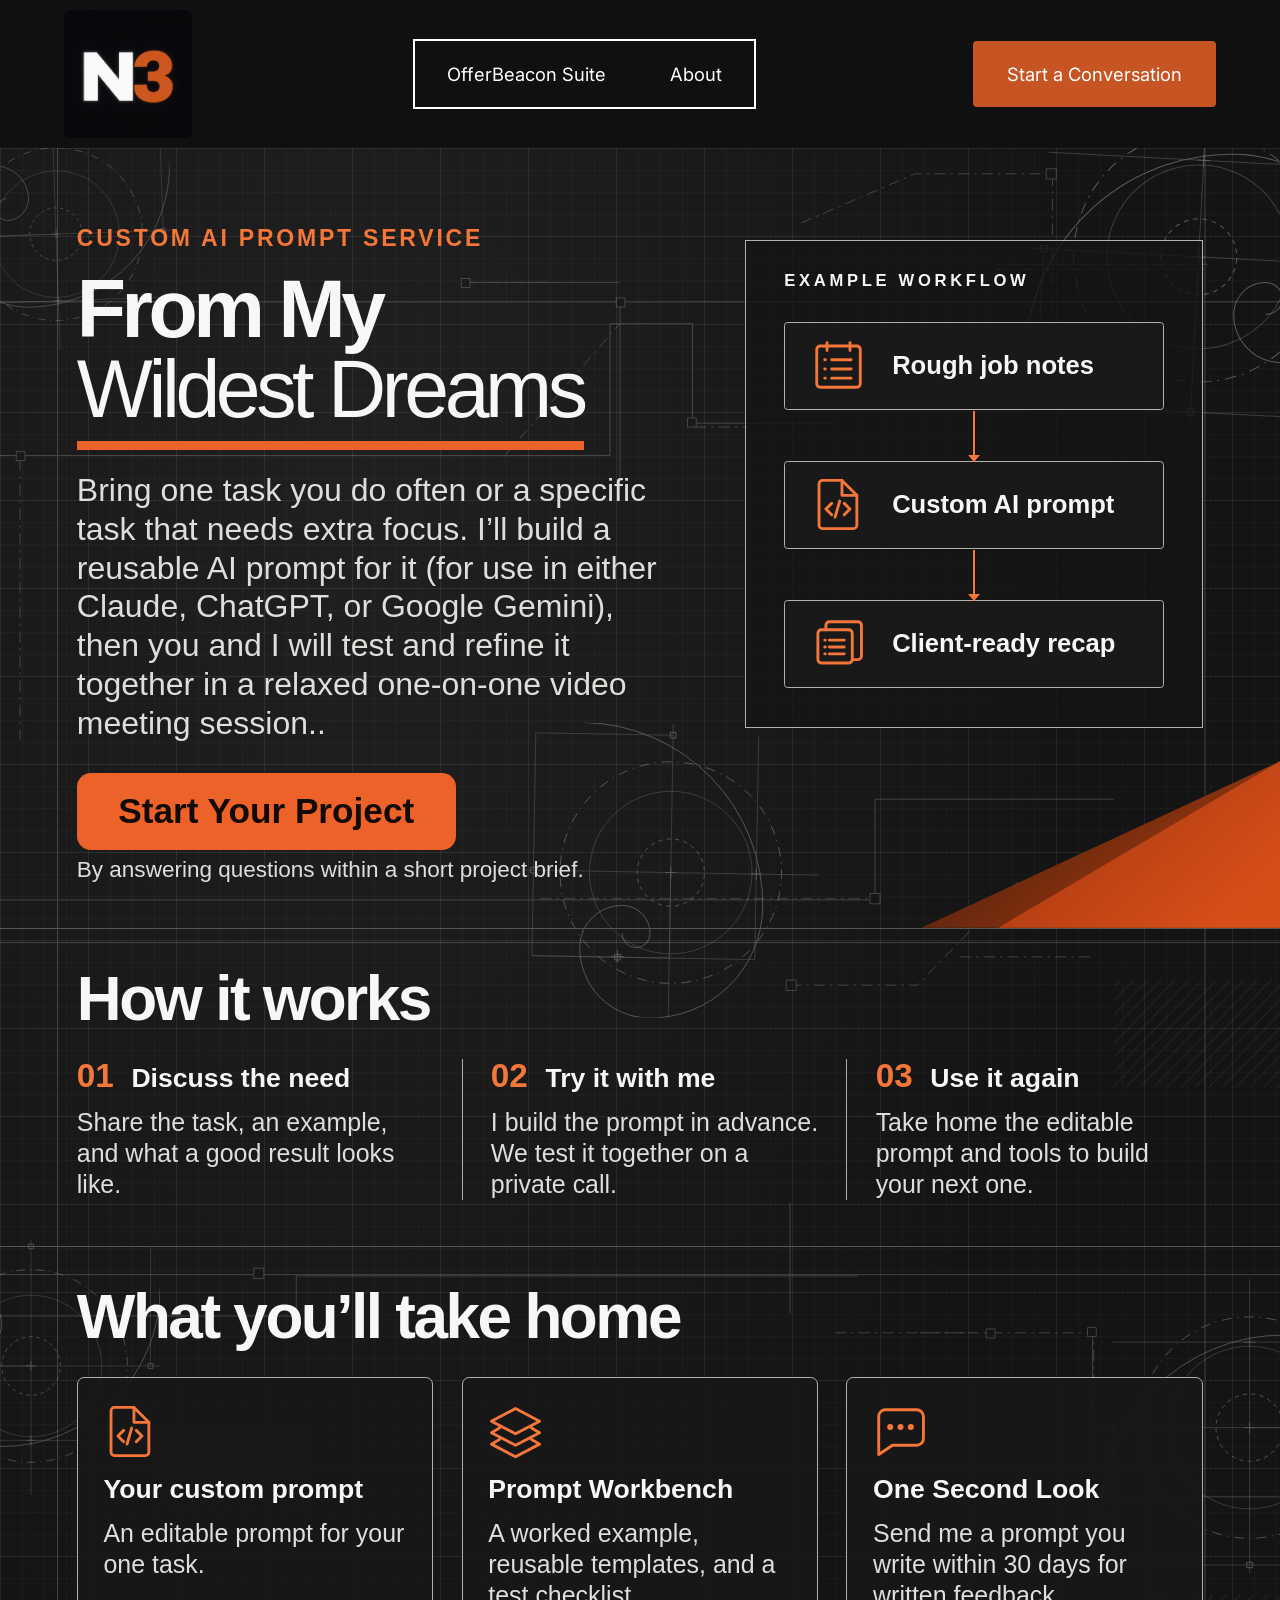
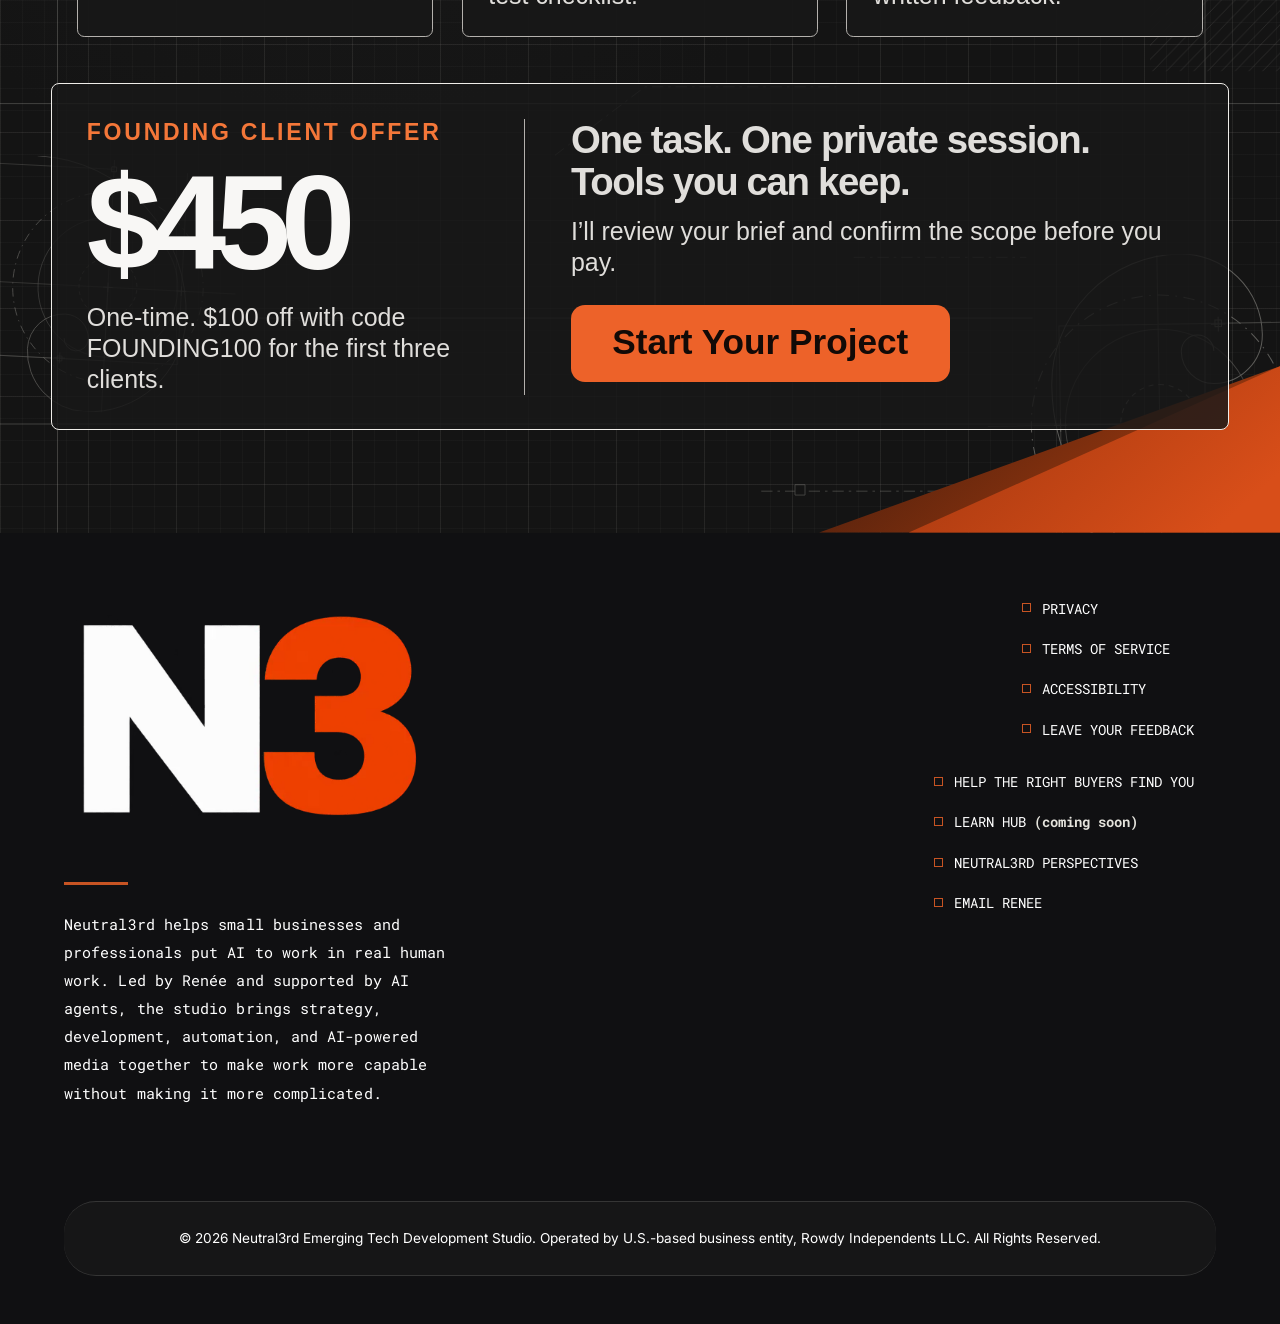
<file: page6.html>
<!DOCTYPE html>
<html  >
<head>
  
  <meta charset="UTF-8">
  <meta http-equiv="X-UA-Compatible" content="IE=edge">
  
  <meta name="twitter:card" content="summary_large_image"/>
  <meta name="twitter:image:src" content="assets/images/page6-meta.png">
  <meta property="og:image" content="assets/images/page6-meta.png">
  <meta name="twitter:title" content="From My Wildest Dreams | Neutral3rd Emerging Tech Development Studio">
  <meta name="viewport" content="width=device-width, initial-scale=1, minimum-scale=1">
  <link rel="shortcut icon" href="assets/images/white20and20orange20n320logo-128x128.png" type="image/x-icon">
  <meta name="description" content="Learn how Neutral3rd collects, uses, protects, and manages personal information across its website, AI-powered solutions, digital products, and services.">
  
  
  <title>From My Wildest Dreams | Neutral3rd Emerging Tech Development Studio</title>
  <link rel="stylesheet" href="assets/bootstrap/css/bootstrap.min.css">
  <link rel="stylesheet" href="assets/dropdown/css/style.css">
  <link rel="stylesheet" href="assets/socicon/css/styles.css">
  <link rel="stylesheet" href="assets/theme/css/style.css">
  <link rel="preload" href="https://fonts.googleapis.com/css?family=Inter:100,200,300,400,500,600,700,800,900,100i,200i,300i,400i,500i,600i,700i,800i,900i&display=swap" as="style" onload="this.onload=null;this.rel='stylesheet'">
  <noscript><link rel="stylesheet" href="https://fonts.googleapis.com/css?family=Inter:100,200,300,400,500,600,700,800,900,100i,200i,300i,400i,500i,600i,700i,800i,900i&display=swap"></noscript>
  <link rel="preload" href="https://fonts.googleapis.com/css?family=Roboto+Mono:100,200,300,400,500,600,700,100i,200i,300i,400i,500i,600i,700i&display=swap" as="style" onload="this.onload=null;this.rel='stylesheet'">
  <noscript><link rel="stylesheet" href="https://fonts.googleapis.com/css?family=Roboto+Mono:100,200,300,400,500,600,700,100i,200i,300i,400i,500i,600i,700i&display=swap"></noscript>
  <link rel="preload" as="style" href="assets/mobirise/css/mbr-additional.css?v=rM2EGS"><link rel="stylesheet" href="assets/mobirise/css/mbr-additional.css?v=rM2EGS" type="text/css">

  
  
  <meta name="robots" content="noindex, nofollow">

<style>
.n3-fmwd {
  --fmwd-paper: #141414;
  --fmwd-ink: #f8f7f5;
  --fmwd-muted: #e0dedb;
  --fmwd-orange: #f47739;
  --fmwd-button: #ed6229;
  --fmwd-rule: #585653;
  position: relative;
  isolation: isolate;
  overflow: hidden;
  width: 100%;
  padding: 0;
  margin: 0;
  color: var(--fmwd-ink);
  background-color: var(--fmwd-paper);
  background-image:
    linear-gradient(90deg, rgba(214, 209, 201, 0.066667) 1px, transparent 1px),
    linear-gradient(rgba(214, 209, 201, 0.066667) 1px, transparent 1px),
    linear-gradient(90deg, rgba(214, 209, 201, 0.031373) 1px, transparent 1px),
    linear-gradient(rgba(214, 209, 201, 0.031373) 1px, transparent 1px),
    radial-gradient(ellipse at 28% 16%, #202020, transparent 58%);
  background-size: 88px 88px, 88px 88px, 22px 22px, 22px 22px, 100% 100%;
  font: 400 1rem/1.42 "Arial", "Helvetica Neue", sans-serif;
  text-align: left;
}
.n3-fmwd *, .n3-fmwd *::before, .n3-fmwd *::after { box-sizing: border-box; }
.n3-fmwd :is(h1, h2, h3, p, ol, figure) { margin: 0; }
.n3-fmwd :is(h1, h2, h3) { color: var(--fmwd-ink); }
.n3-fmwd :is(p, ol) { color: var(--fmwd-muted); }
.n3-fmwd ol { padding: 0; list-style: none; }
.n3-fmwd svg { display: block; }
.n3-fmwd .fmwd-wrap { width: 88%; max-width: 1250px; margin-inline: auto; }
.n3-fmwd .fmwd-defs { position: absolute; width: 0; height: 0; overflow: hidden; }
.n3-fmwd .fmwd-drafting,
.n3-fmwd .fmwd-fold { position: absolute; inset: 0; z-index: -1; pointer-events: none; }
.n3-fmwd .fmwd-drafting { color: #b7b5ae; }
.n3-fmwd .fmwd-traces { width: 100%; height: 100%; opacity: .32; }
.n3-fmwd .fmwd-spiral { position: absolute; width: clamp(130px, 23vw, 320px); opacity: .44; }
.n3-fmwd .fmwd-spiral--top-left { top: -3%; left: -7%; transform: rotate(178deg) scale(.78); }
.n3-fmwd .fmwd-spiral--top-right { top: -2%; right: -5%; transform: rotate(3deg) scale(1.13); }
.n3-fmwd .fmwd-spiral--center { top: 29%; left: 41%; transform: rotate(91deg); }
.n3-fmwd .fmwd-spiral--middle-left { top: 54%; left: -9%; transform: rotate(180deg) scale(.87); }
.n3-fmwd .fmwd-spiral--middle-right { top: 57%; right: -9%; transform: rotate(0deg); }
.n3-fmwd .fmwd-spiral--bottom-left { bottom: 5%; left: -3%; transform: rotate(93deg) scale(.86); }
.n3-fmwd .fmwd-spiral--bottom-right { bottom: -2%; right: -2%; transform: rotate(269deg) scale(1.16); }
.n3-fmwd .fmwd-top,
.n3-fmwd .fmwd-price-section { position: relative; isolation: isolate; }
.n3-fmwd .fmwd-fold { overflow: hidden; }
.n3-fmwd .fmwd-fold::before,
.n3-fmwd .fmwd-fold::after {
  content: "";
  position: absolute;
  inset: auto 0 0 auto;
  width: clamp(155px, 28vw, 440px);
  height: clamp(80px, 13vw, 196px);
  clip-path: polygon(100% 0, 100% 100%, 0 100%);
  background: linear-gradient(140deg, #3c190c, #9d390f 80%);
}
.n3-fmwd .fmwd-fold::after {
  width: clamp(117px, 22vw, 350px);
  background: linear-gradient(138deg, #9e350e, #d84e19 88%);
}
.n3-fmwd .fmwd-fold--bottom::before { width: clamp(175px, 36vw, 530px); }
.n3-fmwd .fmwd-fold--bottom::after { width: clamp(133px, 29vw, 425px); }
.n3-fmwd .fmwd-hero {
  display: grid;
  grid-template-columns: minmax(0, 1.36fr) minmax(0, 1fr);
  align-items: start;
  gap: clamp(24px, 3.5vw, 56px);
  padding-block: clamp(54px, 6vw, 88px) clamp(36px, 3.6vw, 64px);
}
.n3-fmwd .fmwd-kicker {
  color: var(--fmwd-orange);
  font-size: clamp(.81rem, 1.8vw, 1.52rem);
  font-weight: 750;
  letter-spacing: .12em;
  line-height: 1.2;
  text-transform: uppercase;
}
.n3-fmwd .fmwd-title {
  width: fit-content;
  margin-top: clamp(.75rem, 1.35vw, 1.4rem);
  padding-bottom: .15em;
  border-bottom: .12em solid var(--fmwd-button);
  font-size: clamp(2.35rem, 6.3vw, 6rem);
  font-weight: 900;
  line-height: .98;
  letter-spacing: -.055em;
}
.n3-fmwd .fmwd-title span { display: block; }
.n3-fmwd .fmwd-lede {
  max-width: 34ch;
  margin-top: .65em;
  font-size: clamp(1.07rem, 2.5vw, 2.15rem);
  line-height: 1.21;
}
.n3-fmwd .fmwd-cta,
.n3-fmwd .fmwd-cta:visited {
  display: inline-flex;
  align-items: center;
  justify-content: center;
  min-height: 46px;
  max-width: 100%;
  margin-top: clamp(17px, 2.4vw, 31px);
  padding: .44em 1.15em .5em;
  border: 1px solid transparent;
  border-radius: .4em;
  color: #120a07;
  background: var(--fmwd-button);
  font-size: clamp(1.05rem, 2.75vw, 2.45rem);
  font-weight: 850;
  line-height: 1.18;
  text-align: center;
  text-decoration: none;
}
.n3-fmwd .fmwd-cta:hover { color: #120a07; background: #ff8754; text-decoration: none; }
.n3-fmwd .fmwd-cta:focus-visible { outline: 3px solid #fff; outline-offset: 4px; }
.n3-fmwd .fmwd-cta-note { margin-top: .42em; font-size: clamp(.9rem, 1.76vw, 1.45rem); }
.n3-fmwd .fmwd-example {
  min-width: 0;
  margin-top: clamp(0px, 1.2vw, 18px);
  padding: clamp(16px, 2.2vw, 33px) clamp(16px, 3vw, 42px) clamp(22px, 3.1vw, 45px);
  border: 1px solid #b4b1ad;
  background: rgba(21, 21, 21, 0.788235);
}
.n3-fmwd .fmwd-example figcaption {
  margin-bottom: clamp(15px, 2.3vw, 33px);
  color: var(--fmwd-ink);
  font-size: clamp(.73rem, 1.3vw, 1.15rem);
  font-weight: 700;
  letter-spacing: .22em;
  line-height: 1.4;
  text-transform: uppercase;
}
.n3-fmwd .fmwd-example li {
  position: relative;
  display: flex;
  align-items: center;
  gap: clamp(11px, 2.05vw, 31px);
  min-height: 64px;
  padding: clamp(9px, 1.2vw, 17px) clamp(12px, 2vw, 26px);
  border: 1px solid #b4b1ad;
  border-radius: .22rem;
  background: #191919;
  color: var(--fmwd-ink);
  font-size: clamp(.95rem, 2vw, 1.75rem);
  font-weight: 750;
  line-height: 1.16;
}
.n3-fmwd .fmwd-example li + li { margin-top: clamp(25px, 4vw, 56px); }
.n3-fmwd .fmwd-example li + li::before,
.n3-fmwd .fmwd-example li + li::after {
  content: "";
  position: absolute;
  left: 50%;
  bottom: 100%;
  color: var(--fmwd-orange);
  transform: translateX(-50%);
}
.n3-fmwd .fmwd-example li + li::before { width: 2px; height: clamp(25px, 4vw, 56px); background: currentColor; }
.n3-fmwd .fmwd-example li + li::after {
  border: .38rem solid transparent;
  border-top: .46rem solid currentColor;
  border-bottom: 0;
}
.n3-fmwd .fmwd-icon {
  flex: none;
  width: clamp(29px, 4.3vw, 63px);
  height: auto;
  aspect-ratio: 1;
  color: var(--fmwd-orange);
}
.n3-fmwd .fmwd-content-section { border-top: 1px solid var(--fmwd-rule); padding-block: clamp(23px, 3vw, 46px) clamp(29px, 3.6vw, 54px); }
.n3-fmwd .fmwd-section-title {
  margin-bottom: clamp(16px, 2.15vw, 32px);
  font-size: clamp(1.9rem, 4.85vw, 4.3rem);
  font-weight: 850;
  letter-spacing: -.04em;
  line-height: 1.04;
}
.n3-fmwd .fmwd-columns { display: grid; grid-template-columns: repeat(3, minmax(0, 1fr)); gap: clamp(13px, 2.2vw, 33px); }
.n3-fmwd .fmwd-steps > li + li { border-inline-start: 1px solid #b4b1ad; padding-inline-start: clamp(13px, 2.2vw, 33px); }
.n3-fmwd .fmwd-step-title { display: flex; align-items: baseline; gap: .66em; }
.n3-fmwd .fmwd-step-number { color: var(--fmwd-orange); font-size: 1.25em; font-weight: 850; }
.n3-fmwd .fmwd-item-title { font-size: clamp(1rem, 2.08vw, 1.95rem); font-weight: 800; line-height: 1.12; }
.n3-fmwd .fmwd-item-text { margin-top: .52em; font-size: clamp(.95rem, 1.95vw, 1.6rem); line-height: 1.24; }
.n3-fmwd .fmwd-card {
  padding: clamp(14px, 2vw, 29px);
  border: 1px solid #b4b1ad;
  border-radius: .45rem;
  background: rgba(23, 23, 23, 0.921569);
}
.n3-fmwd .fmwd-card .fmwd-icon { margin-bottom: clamp(9px, 1.25vw, 18px); }
.n3-fmwd .fmwd-price-section { padding-bottom: clamp(52px, 8vw, 115px); }
.n3-fmwd .fmwd-price {
  display: grid;
  grid-template-columns: minmax(0, .79fr) minmax(0, 1.21fr);
  width: 92%;
  max-width: 1300px;
  padding: clamp(19px, 2.7vw, 42px);
  border: 1px solid #efede9;
  border-radius: .5rem;
  background: rgba(24, 24, 24, 0.839216);
}
.n3-fmwd .fmwd-price-left { padding-inline-end: clamp(15px, 3.2vw, 48px); }
.n3-fmwd .fmwd-price-right { border-inline-start: 1px solid #b4b1ad; padding-inline-start: clamp(20px, 3.6vw, 53px); }
.n3-fmwd .fmwd-price-amount {
  display: block;
  margin-block: .08em .02em;
  color: var(--fmwd-ink);
  font-size: clamp(4rem, 10.5vw, 9.1rem);
  font-weight: 900;
  letter-spacing: -.075em;
  line-height: .98;
}
.n3-fmwd .fmwd-price-title { font-size: clamp(1.33rem, 3vw, 2.7rem); font-weight: 850; letter-spacing: -.035em; line-height: 1.1; }
.n3-fmwd .fmwd-price-right .fmwd-cta { margin-top: clamp(15px, 2.1vw, 28px); }
.n3-fmwd .fmwd-intake { display: none; margin-top: 1rem; padding: .85rem 1rem; border: 1px solid #b4b1ad; border-radius: .35rem; background: var(--fmwd-paper); }
.n3-fmwd .fmwd-intake:target { display: block; }
@media (max-width: 767px) {
  .n3-fmwd .fmwd-wrap { width: 88%; }
  .n3-fmwd .fmwd-hero { grid-template-columns: minmax(0, 1fr); padding-block: 42px 36px; }
  .n3-fmwd .fmwd-title { font-size: clamp(2.45rem, 8.8vw, 4.25rem); }
  .n3-fmwd .fmwd-lede { font-size: clamp(1.06rem, 3vw, 1.44rem); }
  .n3-fmwd .fmwd-example { width: 100%; max-width: 460px; }
  .n3-fmwd .fmwd-columns { grid-template-columns: minmax(0, 1fr); }
  .n3-fmwd .fmwd-steps > li + li { padding: .85rem 0 0; border-inline-start: 0; border-top: 1px solid var(--fmwd-rule); }
  .n3-fmwd .fmwd-content-section { padding-block: 27px 33px; }
  .n3-fmwd .fmwd-price { grid-template-columns: minmax(0, 1fr); }
  .n3-fmwd .fmwd-price-left { padding: 0 0 17px; }
  .n3-fmwd .fmwd-price-right { padding: 17px 0 0; border-inline-start: 0; border-top: 1px solid #b4b1ad; }
  .n3-fmwd .fmwd-spiral--top-left { left: -14%; }
  .n3-fmwd .fmwd-spiral--top-right { right: -13%; }
  .n3-fmwd .fmwd-spiral--center { top: 31%; left: 63%; }
  .n3-fmwd .fmwd-spiral--middle-left { top: 49%; left: -14%; }
  .n3-fmwd .fmwd-spiral--middle-right { top: 62%; right: -14%; }
  .n3-fmwd .fmwd-spiral--bottom-right { right: -7%; }
}
</style>

<meta name="theme-color" content="#f9f6e0">
<link rel="manifest" href="manifest.json">
<script src="sw-connect.js"></script>
<meta name="mobile-web-app-capable" content="yes">
<meta name="apple-mobile-web-app-capable" content="yes">
<link rel="apple-touch-startup-image" media="(device-width: 320px) and (device-height: 568px) and (-webkit-device-pixel-ratio: 2) and (orientation: portrait)" href="assets/images/apple-launch-640x1136.png">
<link rel="apple-touch-startup-image" media="(device-width: 375px) and (device-height: 667px) and (-webkit-device-pixel-ratio: 2) and (orientation: portrait)" href="assets/images/apple-launch-750x1334.png">
<link rel="apple-touch-startup-image" media="(device-width: 414px) and (device-height: 736px) and (-webkit-device-pixel-ratio: 3) and (orientation: portrait)" href="assets/images/apple-launch-1242x2208.png">
<link rel="apple-touch-startup-image" media="(device-width: 375px) and (device-height: 812px) and (-webkit-device-pixel-ratio: 3) and (orientation: portrait)" href="assets/images/apple-launch-1125x2436.png">
<link rel="apple-touch-startup-image" media="(device-width: 390px) and (device-height: 844px) and (-webkit-device-pixel-ratio: 3) and (orientation: portrait)" href="assets/images/apple-launch-1170x2532.png">
<link rel="apple-touch-startup-image" media="(device-width: 393px) and (device-height: 852px) and (-webkit-device-pixel-ratio: 3) and (orientation: portrait)" href="assets/images/apple-launch-1179x2556.png">
<link rel="apple-touch-startup-image" media="(device-width: 430px) and (device-height: 932px) and (-webkit-device-pixel-ratio: 3) and (orientation: portrait)" href="assets/images/apple-launch-1290x2796.png">
<link rel="apple-touch-startup-image" media="(device-width: 768px) and (device-height: 1024px) and (-webkit-device-pixel-ratio: 2) and (orientation: portrait)" href="assets/images/apple-launch-1536x2048.png">
<link rel="apple-touch-startup-image" media="(device-width: 834px) and (device-height: 1112px) and (-webkit-device-pixel-ratio: 2) and (orientation: portrait)" href="assets/images/apple-launch-1668x2224.png">
<link rel="apple-touch-startup-image" media="(device-width: 834px) and (device-height: 1194px) and (-webkit-device-pixel-ratio: 2) and (orientation: portrait)" href="assets/images/apple-launch-1668x2388.png">
<link rel="apple-touch-startup-image" media="(device-width: 1024px) and (device-height: 1366px) and (-webkit-device-pixel-ratio: 2) and (orientation: portrait)" href="assets/images/apple-launch-2048x2732.png">
<meta name="apple-mobile-web-app-status-bar-style" content="default">
<meta name="apple-mobile-web-app-title" content="Neutral3rd Emerging Technologies Development Studio">
<link rel="apple-touch-icon" href="apple-touch-icon.png"></head>
<body>
  
  <section data-bs-version="5.1" class="menu menu01 glancem5 cid-vAkxbRNx1b" once="menu" id="menu01-59">
    

    <nav class="navbar navbar-dropdown navbar-expand-lg">
        <div class="content-wrap container-fluid">
            <div class="navbar-brand">
                <span class="navbar-logo">
                    <a href="https://neutral3rd.space">
                        <img src="[data-uri]" alt="Neutral3rd Emerging Tech Development Studio" style="height: 8rem;" loading="lazy" class="lazyload" data-src="assets/images/white20and20orange20n320logo-1206x1206.webp">
                    </a>
                </span>
                
            </div>
            <button class="navbar-toggler" type="button" data-toggle="collapse" data-bs-toggle="collapse" data-target="#navbarSupportedContent" data-bs-target="#navbarSupportedContent" aria-controls="navbarNavAltMarkup" aria-expanded="false" aria-label="Toggle navigation">
                <div class="hamburger">
                    <span></span>
                    <span></span>
                    <span></span>
                    <span></span>
                </div>
            </button>
            <div class="collapse navbar-collapse" id="navbarSupportedContent">
                <ul class="navbar-nav nav-dropdown" data-app-modern-menu="true"><li class="nav-item"><a class="nav-link link text-info text-primary display-4" href="https://offerbeacon.neutral3rd.space" target="_blank">OfferBeacon Suite</a></li>
                    
                    <li class="nav-item"><a class="nav-link link text-info text-primary display-4" href="index.html#dev-about">About</a>
                    </li></ul>
                
                <div class="navbar-buttons mbr-section-btn"><a class="btn btn-secondary display-4" href="https://studioguide.neutral3rd.space/chat?token=cf7573456c87d54489c7ba5f0a2e93bf&name=Samir%20%7C%20Neutral3rd%20Emerging%20Technologies%20Development%20Studio&accent=%23c75423&greet=Hey!%20Welcome%20to%20Neutral3rd.%20I%27m%20Samir%2C%20Neutral3rd%27s%20AI%20studio%20guide.%20I%20can%20help%20you%20explore%20the%20OfferBeacon%20Suite%2C%20learn%20about%20this%20development%20studio%20in%20general%2C%20or%20find%20the%20right%20next%20step.%20What%20brings%20you%20here%20today%3F&face=https%3A%2F%2Fcuevueapp.com%2Fassets%2Ffaces%2Fstandard%2F62227bb3-2f6e-4220-b3c9-2c02b2fdb349.jpg&page=https%3A%2F%2Fstudioguide.neutral3rd.space%2Fneutral3rd-emerging-technologies%2Fsamir-from-neutral3rd-emerging&mode=desktop&lang=en" target="_blank">Start a Conversation</a></div>
            </div>
        </div>
    </nav>
</section>

<div id="custom-html-5c"><section aria-labelledby="n3-fmwd-title">
  <div class="n3-fmwd">
    <svg class="fmwd-defs" xmlns="http://www.w3.org/2000/svg" aria-hidden="true" focusable="false">
      <defs>
        <symbol id="n3-fmwd-spiral" viewBox="0 0 210 210">
          <g fill="none" stroke="currentColor" stroke-width=".62">
            <path d="M0 170A130 130 0 0 1 130 40A80 80 0 0 1 210 120A50 50 0 0 1 160 170A30 30 0 0 1 130 140A20 20 0 0 1 150 120A10 10 0 0 1 160 130A10 10 0 0 1 150 140"></path>
            <circle cx="106" cy="106" r="79" stroke-dasharray="7 4 1 4"></circle>
            <circle cx="106" cy="106" r="58" opacity=".6"></circle>
            <circle cx="106" cy="106" r="24" stroke-dasharray="3 3"></circle>
            <path d="M0 106h210M106 0v210M8 45h159v159M106 106h61v98M8 106v98h159" opacity=".58"></path>
            <path d="M102 106h8m-4-4v8M162 143h9m-4.5-4.5v9M102 45h8m-4-4v8"></path>
            <path d="M6 104h4v4H6zm98 98h4v4h-4zm61-61h4v4h-4z"></path>
          </g>
        </symbol>
        <pattern id="n3-fmwd-hatch" width="11" height="11" patternUnits="userSpaceOnUse">
          <path d="m-3 3 6-6m-3 14L11 0m-3 14 6-6" stroke="#a6a39e" stroke-width=".65"></path>
        </pattern>
        <symbol id="n3-fmwd-notes" viewBox="0 0 48 48">
          <g fill="none" stroke="currentColor" stroke-width="2.5" stroke-linecap="round" stroke-linejoin="round">
            <rect x="5" y="7" width="38" height="36" rx="3"></rect><path d="M14 4v7m20-7v7M18 19h17m-17 8h17m-17 8h17M12 19h.5m-.5 8h.5m-.5 8h.5"></path>
          </g>
        </symbol>
        <symbol id="n3-fmwd-code" viewBox="0 0 48 48">
          <g fill="none" stroke="currentColor" stroke-width="2.5" stroke-linecap="round" stroke-linejoin="round">
            <path d="M10 3h17l13 13v26a3 3 0 0 1-3 3H10a3 3 0 0 1-3-3V6a3 3 0 0 1 3-3Z"></path><path d="M27 3v13h13M18 23l-5 5 5 5m11-10 5 5-5 5m-4-12-4 14"></path>
          </g>
        </symbol>
        <symbol id="n3-fmwd-recap" viewBox="0 0 48 48">
          <g fill="none" stroke="currentColor" stroke-width="2.5" stroke-linecap="round" stroke-linejoin="round">
            <rect x="6" y="12" width="30" height="29" rx="3"></rect><path d="M13 12V8a3 3 0 0 1 3-3h25a3 3 0 0 1 3 3v27a3 3 0 0 1-3 3h-5M16 21h13m-13 6h13m-13 6h13m-17-12h.5m-.5 6h.5m-.5 6h.5"></path>
          </g>
        </symbol>
        <symbol id="n3-fmwd-layers" viewBox="0 0 48 48">
          <g fill="none" stroke="currentColor" stroke-width="2.5" stroke-linecap="round" stroke-linejoin="round">
            <path d="m3 15 21-11 21 11-21 11L3 15Zm7 6-7 4 21 11 21-11-7-4M10 31l-7 4 21 11 21-11-7-4"></path>
          </g>
        </symbol>
        <symbol id="n3-fmwd-message" viewBox="0 0 48 48">
          <g fill="none" stroke="currentColor" stroke-width="2.5" stroke-linecap="round" stroke-linejoin="round">
            <path d="M10 5h28a6 6 0 0 1 6 6v19a6 6 0 0 1-6 6H17L5 44V11a6 6 0 0 1 5-6Z"></path>
            <circle cx="15" cy="20" r="1.4"></circle><circle cx="24" cy="20" r="1.4"></circle><circle cx="33" cy="20" r="1.4"></circle>
          </g>
        </symbol>
      </defs>
    </svg>
    <div class="fmwd-drafting" aria-hidden="true">
      <svg class="fmwd-traces" viewBox="0 0 1024 1536" preserveAspectRatio="none" focusable="false">
        <g fill="none" stroke="currentColor" stroke-width=".68" vector-effect="non-scaling-stroke">
          <path d="M0 119h1024M0 615h1024M0 872h1024M0 1204h1024M0 1452h1024M46 0v1536m918-1536v1536M0 238h488v-102h66v77h112m-170-94v137m-125-152h125m302-14h168M0 582h700v-78h191M0 904h237v-31h449m-54-57v86m242 15v166m-156-39h306m-817 326h619m-302-113v158"></path>
          <path d="M0 238h16v220m356-354h74m-43 135 93-103m60 80h42m43-158 91-38h110v139m-45-65h166m-531 487h265m-65 67h102l80-80m-46 58h106m-138 291h139v60m-207-60h112m-336 327 72-53h153m-443 181h88m369-49h138m-212 181h311" stroke-dasharray="9 4 2 4"></path>
          <path d="M13 235h7v7h-7zm356-134h7v7h-7zm124 15h7v7h-7zm57 93h7v7h-7zm287-193h8v8h-8zm-141 561h8v8h-8zm-67 67h8v8h-8zm-426 223h8v8h-8zm586 47h7v7h-7zm81-1h7v7h-7zm-234 586h8v8h-8z" fill="#151515"></path>
          <path d="M891 644h133v83H891zM125 989h122v62H125zM920 1120h104v59H920z" fill="url(#n3-fmwd-hatch)" opacity=".58" stroke="none"></path>
        </g>
      </svg>
      <svg class="fmwd-spiral fmwd-spiral--top-left" viewBox="0 0 210 210" focusable="false"><use href="#n3-fmwd-spiral"></use></svg>
      <svg class="fmwd-spiral fmwd-spiral--top-right" viewBox="0 0 210 210" focusable="false"><use href="#n3-fmwd-spiral"></use></svg>
      <svg class="fmwd-spiral fmwd-spiral--center" viewBox="0 0 210 210" focusable="false"><use href="#n3-fmwd-spiral"></use></svg>
      <svg class="fmwd-spiral fmwd-spiral--middle-left" viewBox="0 0 210 210" focusable="false"><use href="#n3-fmwd-spiral"></use></svg>
      <svg class="fmwd-spiral fmwd-spiral--middle-right" viewBox="0 0 210 210" focusable="false"><use href="#n3-fmwd-spiral"></use></svg>
      <svg class="fmwd-spiral fmwd-spiral--bottom-left" viewBox="0 0 210 210" focusable="false"><use href="#n3-fmwd-spiral"></use></svg>
      <svg class="fmwd-spiral fmwd-spiral--bottom-right" viewBox="0 0 210 210" focusable="false"><use href="#n3-fmwd-spiral"></use></svg>
    </div>

    <div class="fmwd-top">
      <div class="fmwd-fold" aria-hidden="true"></div>
      <div class="fmwd-hero fmwd-wrap">
        <div>
          <p class="fmwd-kicker">Custom AI Prompt Service</p>
            <h1 class="fmwd-title" id="n3-fmwd-title">From My <span>Wildest Dreams</span></h1>
          <p class="fmwd-lede">Bring one task you do often or a specific task that needs extra focus. I’ll build a reusable AI prompt for it (for use in either Claude, ChatGPT, or Google Gemini), then you and I will test and refine it together in a relaxed one-on-one video meeting session..</p>
            <p><a class="fmwd-cta" href="#n3-fmwd-intake">Start Your Project</a></p>
          <p class="fmwd-cta-note">By answering questions within a short project brief.</p>
        </div>
        <figure class="fmwd-example">
          <figcaption>Example Workflow</figcaption>
          <ol role="list">
            <li><svg class="fmwd-icon" viewBox="0 0 48 48" aria-hidden="true" focusable="false"><use href="#n3-fmwd-notes"></use></svg>Rough job notes</li>
            <li><svg class="fmwd-icon" viewBox="0 0 48 48" aria-hidden="true" focusable="false"><use href="#n3-fmwd-code"></use></svg>Custom AI prompt</li>
            <li><svg class="fmwd-icon" viewBox="0 0 48 48" aria-hidden="true" focusable="false"><use href="#n3-fmwd-recap"></use></svg>Client-ready recap</li>
          </ol>
        </figure>
      </div>
    </div>

    <div class="fmwd-content-section">
      <div class="fmwd-wrap">
        <h2 class="fmwd-section-title">How it works</h2>
        <ol class="fmwd-columns fmwd-steps" role="list">
          <li>
            <h3 class="fmwd-item-title fmwd-step-title"><span class="fmwd-step-number" aria-hidden="true">01</span>Discuss the need</h3>
            <p class="fmwd-item-text">Share the task, an example, and what a good result looks like.</p>
          </li>
          <li>
            <h3 class="fmwd-item-title fmwd-step-title"><span class="fmwd-step-number" aria-hidden="true">02</span>Try it with me</h3>
            <p class="fmwd-item-text">I build the prompt in advance. We test it together on a private call.</p>
          </li>
          <li>
            <h3 class="fmwd-item-title fmwd-step-title"><span class="fmwd-step-number" aria-hidden="true">03</span>Use it again</h3>
            <p class="fmwd-item-text">Take home the editable prompt and tools to build your next one.</p>
          </li>
        </ol>
      </div>
    </div>

    <div class="fmwd-content-section">
      <div class="fmwd-wrap">
        <h2 class="fmwd-section-title">What you’ll take home</h2>
        <div class="fmwd-columns">
          <div class="fmwd-card">
            <svg class="fmwd-icon" viewBox="0 0 48 48" aria-hidden="true" focusable="false"><use href="#n3-fmwd-code"></use></svg>
            <h3 class="fmwd-item-title">Your custom prompt</h3>
            <p class="fmwd-item-text">An editable prompt for your one task.</p>
          </div>
          <div class="fmwd-card">
            <svg class="fmwd-icon" viewBox="0 0 48 48" aria-hidden="true" focusable="false"><use href="#n3-fmwd-layers"></use></svg>
            <h3 class="fmwd-item-title">Prompt Workbench</h3>
            <p class="fmwd-item-text">A worked example, reusable templates, and a test checklist.</p>
          </div>
          <div class="fmwd-card">
            <svg class="fmwd-icon" viewBox="0 0 48 48" aria-hidden="true" focusable="false"><use href="#n3-fmwd-message"></use></svg>
            <h3 class="fmwd-item-title">One Second Look</h3>
            <p class="fmwd-item-text">Send me a prompt you write within 30 days for written feedback.</p>
          </div>
        </div>
      </div>
    </div>

    <div class="fmwd-price-section">
      <div class="fmwd-fold fmwd-fold--bottom" aria-hidden="true"></div>
      <div class="fmwd-wrap fmwd-price">
        <div class="fmwd-price-left">
          <h2 class="fmwd-kicker">Founding Client Offer</h2>
          <strong class="fmwd-price-amount">$450</strong>
          <p class="fmwd-item-text">One-time. $100 off with code FOUNDING100 for the first three clients.</p>
        </div>
        <div class="fmwd-price-right">
          <p class="fmwd-price-title">One task. One private session.<br>Tools you can keep.</p>
          <p class="fmwd-item-text">I’ll review your brief and confirm the scope before you pay.</p>
          <a class="fmwd-cta" href="#n3-fmwd-intake">Start Your Project</a>
        </div>
      </div>
      <aside class="fmwd-wrap fmwd-intake" id="n3-fmwd-intake" tabindex="-1">
        <p>The project intake form will be available here when the service opens.</p>
      </aside>
    </div>
  </div>
</section>
</div>

<section data-bs-version="5.1" class="footer01 impactm5 cid-vAkxbStNJy" once="footers" id="footer01-5b">

    

    
    

    <div class="container-fluid">

        <div class="row justify-content-center n3-footer-main">

            <div class="col-12 col-lg-7">

                <div class="content-wrapper">

                    <div class="title-wrapper">
                        <div class="title-wrap">

                            <div class="logo-wrapper">
                                <a href="https://neutral3rd.space"><img class="n3-footer-logo lazyload" src="[data-uri]" alt="Neutral3rd Emerging Tech Development Studio" loading="lazy" data-src="assets/images/bold20n320geometric20logo-1-512x512.webp"></a>
                            </div>

                           

                        </div>
                    </div>

                    <!-- <div class="text-wrapper" mbr-if="showText">
                        <p class="mbr-text mbr-fonts-style" mbr-theme-style="display-7" data-app-selector=".mbr-text, .text-wrapper">xx</p>
                    </div> -->

                    <div class="desc-wrapper">

                       <!-- <h3 class="mbr-section-subtitle mbr-fonts-style" data-app-selector=".mbr-section-subtitle" mbr-theme-style="display-5" mbr-if="showSubtitle">
                            <b>ABOUT THE STUDIO</b>
                        </h3> -->

                        <div class="desc-wrap">
                            <p class="mbr-desc mbr-fonts-style display-7">Neutral3rd helps small businesses and professionals put AI to work in real human work. Led by Renée and supported by AI agents, the studio brings strategy, development, automation, and AI-powered media together to make work more capable without making it more complicated.<br></p>
                        </div>

                        

                    </div>
                </div>
            </div>

            <div class="col-12 col-lg-5">
                <div class="navigation-wrap">
                    <div class="nav-wrapper">

                        <div class="nav-wrap">
                            <ul class="list mbr-fonts-style display-7">
                                <li class="item-wrap"><strong><a href="https://neutral3rd.space/privacy" class="text-info">PRIVACY</a></strong></li><a href="privacy.html" class="text-primary"><strong>
                                </strong></a><li class="item-wrap"><strong><a href="https://neutral3rd.space/terms" class="text-info">TERMS OF SERVICE</a></strong></li><a href="https://neutral3rd.space/terms" class="text-primary">
                                </a><li class="item-wrap"><strong><a href="https://neutral3rd.space/accessibility" class="text-info">ACCESSIBILITY</a></strong></li><li class="item-wrap"><strong><a href="https://connections.neutral3rd.space/wall" class="text-info" target="_blank">LEAVE YOUR FEEDBACK</a></strong></li>
                            </ul>
                        </div>

                        <div class="nav-wrap">
                            <ul class="list mbr-fonts-style display-7">
                                <li class="item-wrap"><strong><a href="https://offerbeacon.neutral3rd.space/" class="text-info" target="_blank">HELP THE RIGHT BUYERS FIND YOU</a></strong></li>
<li class="item-wrap"><strong><a href="https://neutral3rd.space" class="text-info">LEARN HUB</a>&nbsp;(coming soon)</strong></li><li class="item-wrap"><strong><a href="https://perspectives.neutral3rd.space/" class="text-info" target="_blank">NEUTRAL3RD PERSPECTIVES</a></strong></li><a href="https://neutral3rd.space" class="text-primary">
</a><li class="item-wrap"><strong><a href="mailto:renee.leach@neutral3rd.space?subject=Business%20Inquiry" class="text-info">EMAIL RENEE</a></strong></li>
                            </ul>
                        </div>

                        

                    </div>
                </div>
            </div>

            <div class="col-12">
                <p class="mbr-copy mbr-fonts-style card-wrap display-4">
                    © 2026 Neutral3rd Emerging Tech Development Studio. Operated by U.S.-based business entity, Rowdy Independents LLC. All Rights Reserved.
                </p>
            </div>

        </div>
    </div>
</section>


<script src="assets/bootstrap/js/bootstrap.bundle.min.js"></script>
  <script src="assets/smoothscroll/smooth-scroll.js"></script>
  <script src="assets/ytplayer/index.js"></script>
  <script src="assets/dropdown/js/navbar-dropdown.js"></script>
  <script src="assets/theme/js/script.js"></script>
  
  
  <style>
/* Neutral3rd: Basic Image Protection */
img {
  -webkit-user-drag: none;
  user-drag: none;
  -webkit-touch-callout: none;
}
</style>

<script>
(function () {
  "use strict";

  // Prevent the image-specific right-click menu.
  document.addEventListener("contextmenu", function (event) {
    if (event.target.closest("img, picture")) {
      event.preventDefault();
    }
  });

  // Prevent dragging images onto the desktop.
  document.addEventListener("dragstart", function (event) {
    if (event.target.closest("img, picture")) {
      event.preventDefault();
    }
  });
})();
</script>
 <div id="scrollToTop" class="scrollToTop mbr-arrow-up"><a style="text-align: center;"><i class="mbr-arrow-up-icon mbr-arrow-up-icon-cm cm-icon cm-icon-smallarrow-up"></i></a></div>
  
<script>"use strict";if("loading"in HTMLImageElement.prototype){document.querySelectorAll('img[loading="lazy"]').forEach(e=>{e.src=e.dataset.src;if(e.getAttribute("style")){e.setAttribute("data-temp-style",e.getAttribute("style"))};if(e.getAttribute("data-aspectratio")){e.style.paddingTop=100*e.getAttribute("data-aspectratio")+"%";e.style.height=0;}e.onload=function(){if(e.getAttribute("data-temp-style")){e.setAttribute("style", e.getAttribute("data-temp-style"))}else{e.removeAttribute("style")};e.removeAttribute("data-temp-style")}})}else{const e=document.createElement("script");e.src="https://cdnjs.cloudflare.com/ajax/libs/lazysizes/5.1.2/lazysizes.min.js";document.body.appendChild(e)}</script>
</body>
</html>
</file>
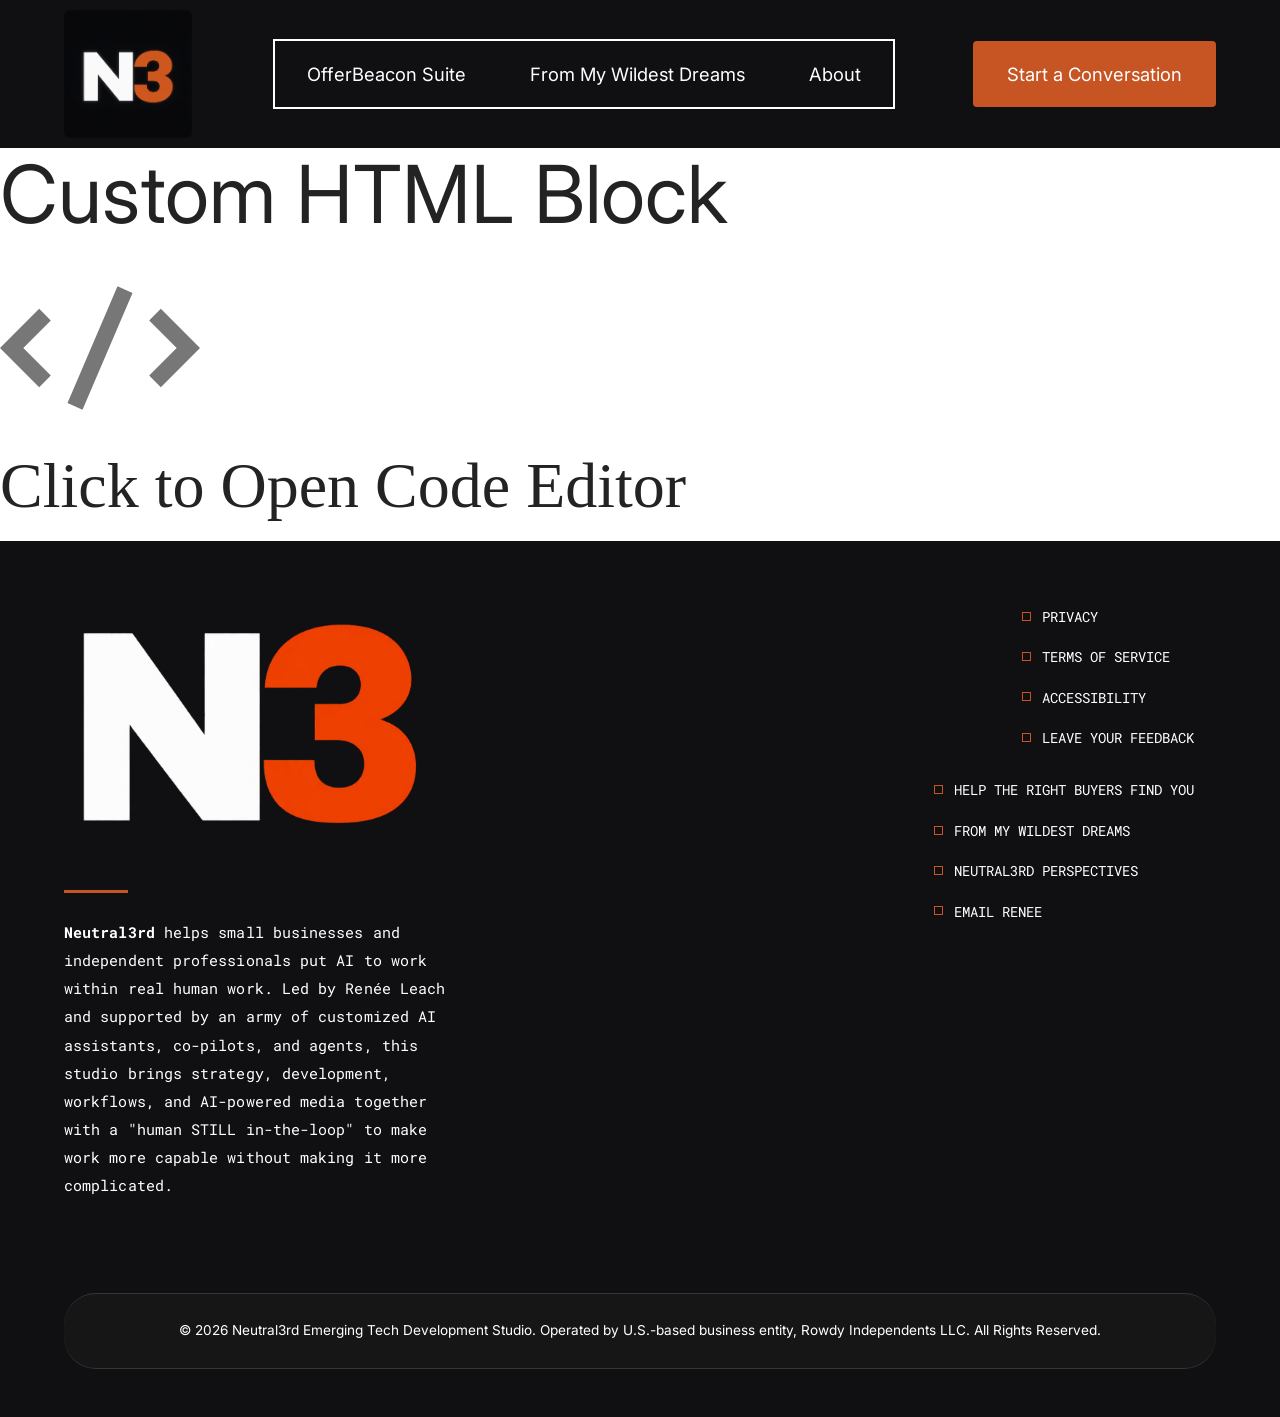
<file: page7.html>
<!DOCTYPE html>
<html  >
<head>
  
  <meta charset="UTF-8">
  <meta http-equiv="X-UA-Compatible" content="IE=edge">
  
  <meta name="viewport" content="width=device-width, initial-scale=1, minimum-scale=1">
  <link rel="shortcut icon" href="assets/images/white20and20orange20n320logo-128x128.png" type="image/x-icon">
  <meta name="description" content="">
  
  
  <title>Page 7</title>
  <link rel="stylesheet" href="assets/bootstrap/css/bootstrap.min.css">
  <link rel="stylesheet" href="assets/dropdown/css/style.css">
  <link rel="stylesheet" href="assets/socicon/css/styles.css">
  <link rel="stylesheet" href="assets/theme/css/style.css">
  <link rel="preload" href="https://fonts.googleapis.com/css?family=Inter:100,200,300,400,500,600,700,800,900,100i,200i,300i,400i,500i,600i,700i,800i,900i&display=swap" as="style" onload="this.onload=null;this.rel='stylesheet'">
  <noscript><link rel="stylesheet" href="https://fonts.googleapis.com/css?family=Inter:100,200,300,400,500,600,700,800,900,100i,200i,300i,400i,500i,600i,700i,800i,900i&display=swap"></noscript>
  <link rel="preload" href="https://fonts.googleapis.com/css?family=Roboto+Mono:100,200,300,400,500,600,700,100i,200i,300i,400i,500i,600i,700i&display=swap" as="style" onload="this.onload=null;this.rel='stylesheet'">
  <noscript><link rel="stylesheet" href="https://fonts.googleapis.com/css?family=Roboto+Mono:100,200,300,400,500,600,700,100i,200i,300i,400i,500i,600i,700i&display=swap"></noscript>
  <link rel="preload" as="style" href="assets/mobirise/css/mbr-additional.css?v=bMz6PN"><link rel="stylesheet" href="assets/mobirise/css/mbr-additional.css?v=bMz6PN" type="text/css">

  
  
  

<meta name="theme-color" content="#f9f6e0">
<link rel="manifest" href="manifest.json">
<script src="sw-connect.js"></script>
<meta name="mobile-web-app-capable" content="yes">
<meta name="apple-mobile-web-app-capable" content="yes">
<link rel="apple-touch-startup-image" media="(device-width: 320px) and (device-height: 568px) and (-webkit-device-pixel-ratio: 2) and (orientation: portrait)" href="assets/images/apple-launch-640x1136.png">
<link rel="apple-touch-startup-image" media="(device-width: 375px) and (device-height: 667px) and (-webkit-device-pixel-ratio: 2) and (orientation: portrait)" href="assets/images/apple-launch-750x1334.png">
<link rel="apple-touch-startup-image" media="(device-width: 414px) and (device-height: 736px) and (-webkit-device-pixel-ratio: 3) and (orientation: portrait)" href="assets/images/apple-launch-1242x2208.png">
<link rel="apple-touch-startup-image" media="(device-width: 375px) and (device-height: 812px) and (-webkit-device-pixel-ratio: 3) and (orientation: portrait)" href="assets/images/apple-launch-1125x2436.png">
<link rel="apple-touch-startup-image" media="(device-width: 390px) and (device-height: 844px) and (-webkit-device-pixel-ratio: 3) and (orientation: portrait)" href="assets/images/apple-launch-1170x2532.png">
<link rel="apple-touch-startup-image" media="(device-width: 393px) and (device-height: 852px) and (-webkit-device-pixel-ratio: 3) and (orientation: portrait)" href="assets/images/apple-launch-1179x2556.png">
<link rel="apple-touch-startup-image" media="(device-width: 430px) and (device-height: 932px) and (-webkit-device-pixel-ratio: 3) and (orientation: portrait)" href="assets/images/apple-launch-1290x2796.png">
<link rel="apple-touch-startup-image" media="(device-width: 768px) and (device-height: 1024px) and (-webkit-device-pixel-ratio: 2) and (orientation: portrait)" href="assets/images/apple-launch-1536x2048.png">
<link rel="apple-touch-startup-image" media="(device-width: 834px) and (device-height: 1112px) and (-webkit-device-pixel-ratio: 2) and (orientation: portrait)" href="assets/images/apple-launch-1668x2224.png">
<link rel="apple-touch-startup-image" media="(device-width: 834px) and (device-height: 1194px) and (-webkit-device-pixel-ratio: 2) and (orientation: portrait)" href="assets/images/apple-launch-1668x2388.png">
<link rel="apple-touch-startup-image" media="(device-width: 1024px) and (device-height: 1366px) and (-webkit-device-pixel-ratio: 2) and (orientation: portrait)" href="assets/images/apple-launch-2048x2732.png">
<meta name="apple-mobile-web-app-status-bar-style" content="default">
<meta name="apple-mobile-web-app-title" content="Neutral3rd Emerging Technologies Development Studio">
<link rel="apple-touch-icon" href="apple-touch-icon.png"></head>
<body>
  
  <section data-bs-version="5.1" class="menu menu01 glancem5 cid-vyMJUqlvSn" once="menu" id="menu01-5k">
    

    <nav class="navbar navbar-dropdown navbar-expand-lg">
        <div class="content-wrap container-fluid">
            <div class="navbar-brand">
                <span class="navbar-logo">
                    <a href="https://neutral3rd.space">
                        <img src="[data-uri]" alt="Neutral3rd Emerging Tech Development Studio" style="height: 8rem;" loading="lazy" class="lazyload" data-src="assets/images/white20and20orange20n320logo-1206x1206.png">
                    </a>
                </span>
                
            </div>
            <button class="navbar-toggler" type="button" data-toggle="collapse" data-bs-toggle="collapse" data-target="#navbarSupportedContent" data-bs-target="#navbarSupportedContent" aria-controls="navbarNavAltMarkup" aria-expanded="false" aria-label="Toggle navigation">
                <div class="hamburger">
                    <span></span>
                    <span></span>
                    <span></span>
                    <span></span>
                </div>
            </button>
            <div class="collapse navbar-collapse" id="navbarSupportedContent">
                <ul class="navbar-nav nav-dropdown" data-app-modern-menu="true"><li class="nav-item"><a class="nav-link link text-info text-primary display-4" href="https://offerbeacon.neutral3rd.space" target="_blank">OfferBeacon Suite</a></li><li class="nav-item"><a class="nav-link link text-info text-primary display-4" href="https://neutral3rd.space/custom-task-prompt">From My Wildest Dreams</a></li>
                    
                    <li class="nav-item"><a class="nav-link link text-info text-primary display-4" href="index.html#dev-about">About</a>
                    </li></ul>
                
                <div class="navbar-buttons mbr-section-btn"><a class="btn btn-secondary display-4" href="https://studioguide.neutral3rd.space/chat?token=cf7573456c87d54489c7ba5f0a2e93bf&name=Samir%20%7C%20Neutral3rd%20Emerging%20Tech%20Development%20Studio&accent=%23c75423&greet=Hey!%20Welcome%20to%20Neutral3rd.%20I%27m%20Samir%2C%20Neutral3rd%27s%20AI%20studio%20guide.%20I%20can%20help%20you%20explore%20the%20OfferBeacon%20Suite%2C%20learn%20about%20this%20development%20studio%20in%20general%2C%20or%20find%20the%20right%20next%20step.%20What%20brings%20you%20here%20today%3F&face=https%3A%2F%2Fcuevueapp.com%2Fassets%2Ffaces%2Fstandard%2F62227bb3-2f6e-4220-b3c9-2c02b2fdb349.jpg&page=https%3A%2F%2Fstudioguide.neutral3rd.space%2Fneutral3rd-emerging-technologies%2Fsamir-from-neutral3rd-emerging&mode=desktop&lang=en" target="_blank">Start a Conversation</a></div>
            </div>
        </div>
    </nav>
</section>

<div id="custom-html-5m"><!-- Type valid HTML here -->

<div>
    <h1 class="display-1">Custom HTML Block</h1>
    <svg xmlns="http://www.w3.org/2000/svg" viewBox="0 0 24 24" fill="#777" width="200" height="200"><path d="M6.1 8.7L2.8 12l3.3 3.3-1.4 1.4L0 12l4.7-4.7 1.4 1.4zm13.2-1.4l-1.4 1.4 3.3 3.3-3.3 3.3 1.4 1.4L24 12l-4.7-4.7zM8.1 18.6l1.8.8 6-14-1.8-.8-6 14z"></path></svg>
    <p class="display-3">Click to Open Code Editor</p>
</div></div>

<section data-bs-version="5.1" class="footer01 impactm5 cid-vyuTH9KVkF" once="footers" id="footer01-5l">

    

    
    

    <div class="container-fluid">

        <div class="row justify-content-center n3-footer-main">

            <div class="col-12 col-lg-7">

                <div class="content-wrapper">

                    <div class="title-wrapper">
                        <div class="title-wrap">

                            <div class="logo-wrapper">
                                <a href="https://neutral3rd.space"><img class="n3-footer-logo lazyload" src="[data-uri]" alt="Neutral3rd Emerging Tech Development Studio" loading="lazy" data-src="assets/images/bold20n320geometric20logo-1-512x512.webp"></a>
                            </div>

                           

                        </div>
                    </div>

                    <!-- <div class="text-wrapper" mbr-if="showText">
                        <p class="mbr-text mbr-fonts-style" mbr-theme-style="display-7" data-app-selector=".mbr-text, .text-wrapper">xx</p>
                    </div> -->

                    <div class="desc-wrapper">

                       <!-- <h3 class="mbr-section-subtitle mbr-fonts-style" data-app-selector=".mbr-section-subtitle" mbr-theme-style="display-5" mbr-if="showSubtitle">
                            <b>ABOUT THE STUDIO</b>
                        </h3> -->

                        <div class="desc-wrap">
                            <p class="mbr-desc mbr-fonts-style display-7"><strong>Neutral3rd</strong> helps small businesses and independent professionals put AI to work within real human work. Led by Renée Leach and supported by an army of customized AI assistants, co-pilots, and agents, this studio brings strategy, development, workflows, and AI-powered media together with a "human STILL in-the-loop" to make work more capable without making it more complicated.<br></p>
                        </div>

                        

                    </div>
                </div>
            </div>

            <div class="col-12 col-lg-5">
                <div class="navigation-wrap">
                    <div class="nav-wrapper">

                        <div class="nav-wrap">
                            <ul class="list mbr-fonts-style display-7">
                                <li class="item-wrap"><strong><a href="https://neutral3rd.space/privacy" class="text-info">PRIVACY</a></strong></li><a href="privacy.html" class="text-primary"><strong>
                                </strong></a><li class="item-wrap"><strong><a href="https://neutral3rd.space/terms" class="text-info">TERMS OF SERVICE</a></strong></li><a href="https://neutral3rd.space/terms" class="text-primary">
                                </a><li class="item-wrap"><strong><a href="https://neutral3rd.space/accessibility" class="text-info">ACCESSIBILITY</a></strong></li><li class="item-wrap"><strong><a href="https://connections.neutral3rd.space/wall" class="text-info" target="_blank">LEAVE YOUR FEEDBACK</a></strong></li>
                            </ul>
                        </div>

                        <div class="nav-wrap">
                            <ul class="list mbr-fonts-style display-7">
                                <li class="item-wrap"><strong><a href="https://offerbeacon.neutral3rd.space/" class="text-info" target="_blank">HELP THE RIGHT BUYERS FIND YOU</a></strong></li>
<li class="item-wrap"><strong><a href="https://neutral3rd.space/custom-task-prompt" class="text-info text-primary">FROM MY WILDEST DREAMS</a></strong></li><li class="item-wrap"><strong><a href="https://perspectives.neutral3rd.space/" class="text-info" target="_blank">NEUTRAL3RD PERSPECTIVES</a></strong></li><a href="https://neutral3rd.space" class="text-primary">
</a><li class="item-wrap"><strong><a href="mailto:renee.leach@neutral3rd.space?subject=Business%20Inquiry" class="text-info">EMAIL RENEE</a></strong></li>
                            </ul>
                        </div>

                        

                    </div>
                </div>
            </div>

            <div class="col-12">
                <p class="mbr-copy mbr-fonts-style card-wrap display-4">
                    © 2026 Neutral3rd Emerging Tech Development Studio. Operated by U.S.-based business entity, Rowdy Independents LLC. All Rights Reserved.
                </p>
            </div>

        </div>
    </div>
</section>


<script src="assets/bootstrap/js/bootstrap.bundle.min.js"></script>
  <script src="assets/smoothscroll/smooth-scroll.js"></script>
  <script src="assets/ytplayer/index.js"></script>
  <script src="assets/dropdown/js/navbar-dropdown.js"></script>
  <script src="assets/theme/js/script.js"></script>
  
  
  
 <div id="scrollToTop" class="scrollToTop mbr-arrow-up"><a style="text-align: center;"><i class="mbr-arrow-up-icon mbr-arrow-up-icon-cm cm-icon cm-icon-smallarrow-up"></i></a></div>
  <script>"use strict";if("loading"in HTMLImageElement.prototype){document.querySelectorAll('img[loading="lazy"]').forEach(e=>{e.src=e.dataset.src;if(e.getAttribute("style")){e.setAttribute("data-temp-style",e.getAttribute("style"))};if(e.getAttribute("data-aspectratio")){e.style.paddingTop=100*e.getAttribute("data-aspectratio")+"%";e.style.height=0;}e.onload=function(){if(e.getAttribute("data-temp-style")){e.setAttribute("style", e.getAttribute("data-temp-style"))}else{e.removeAttribute("style")};e.removeAttribute("data-temp-style")}})}else{const e=document.createElement("script");e.src="https://cdnjs.cloudflare.com/ajax/libs/lazysizes/5.1.2/lazysizes.min.js";document.body.appendChild(e)}</script>

</body>
</html>
</file>
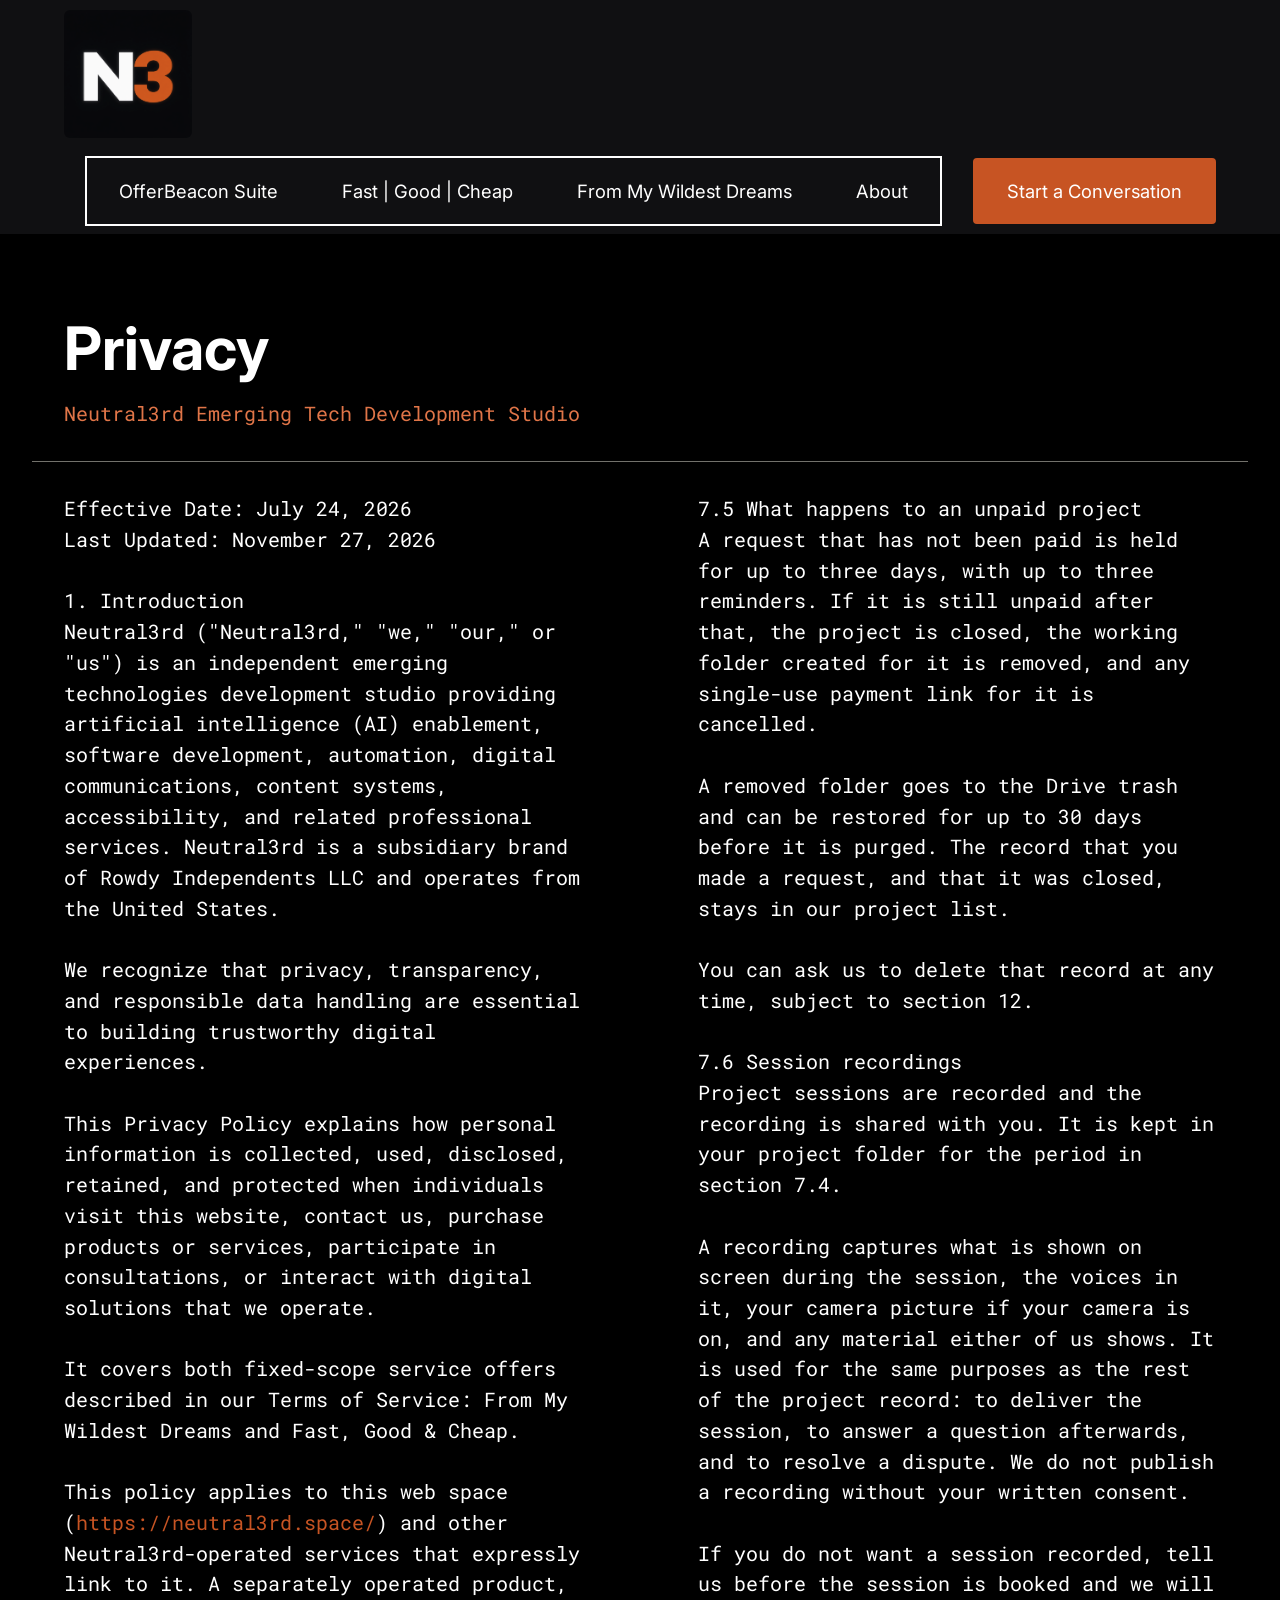
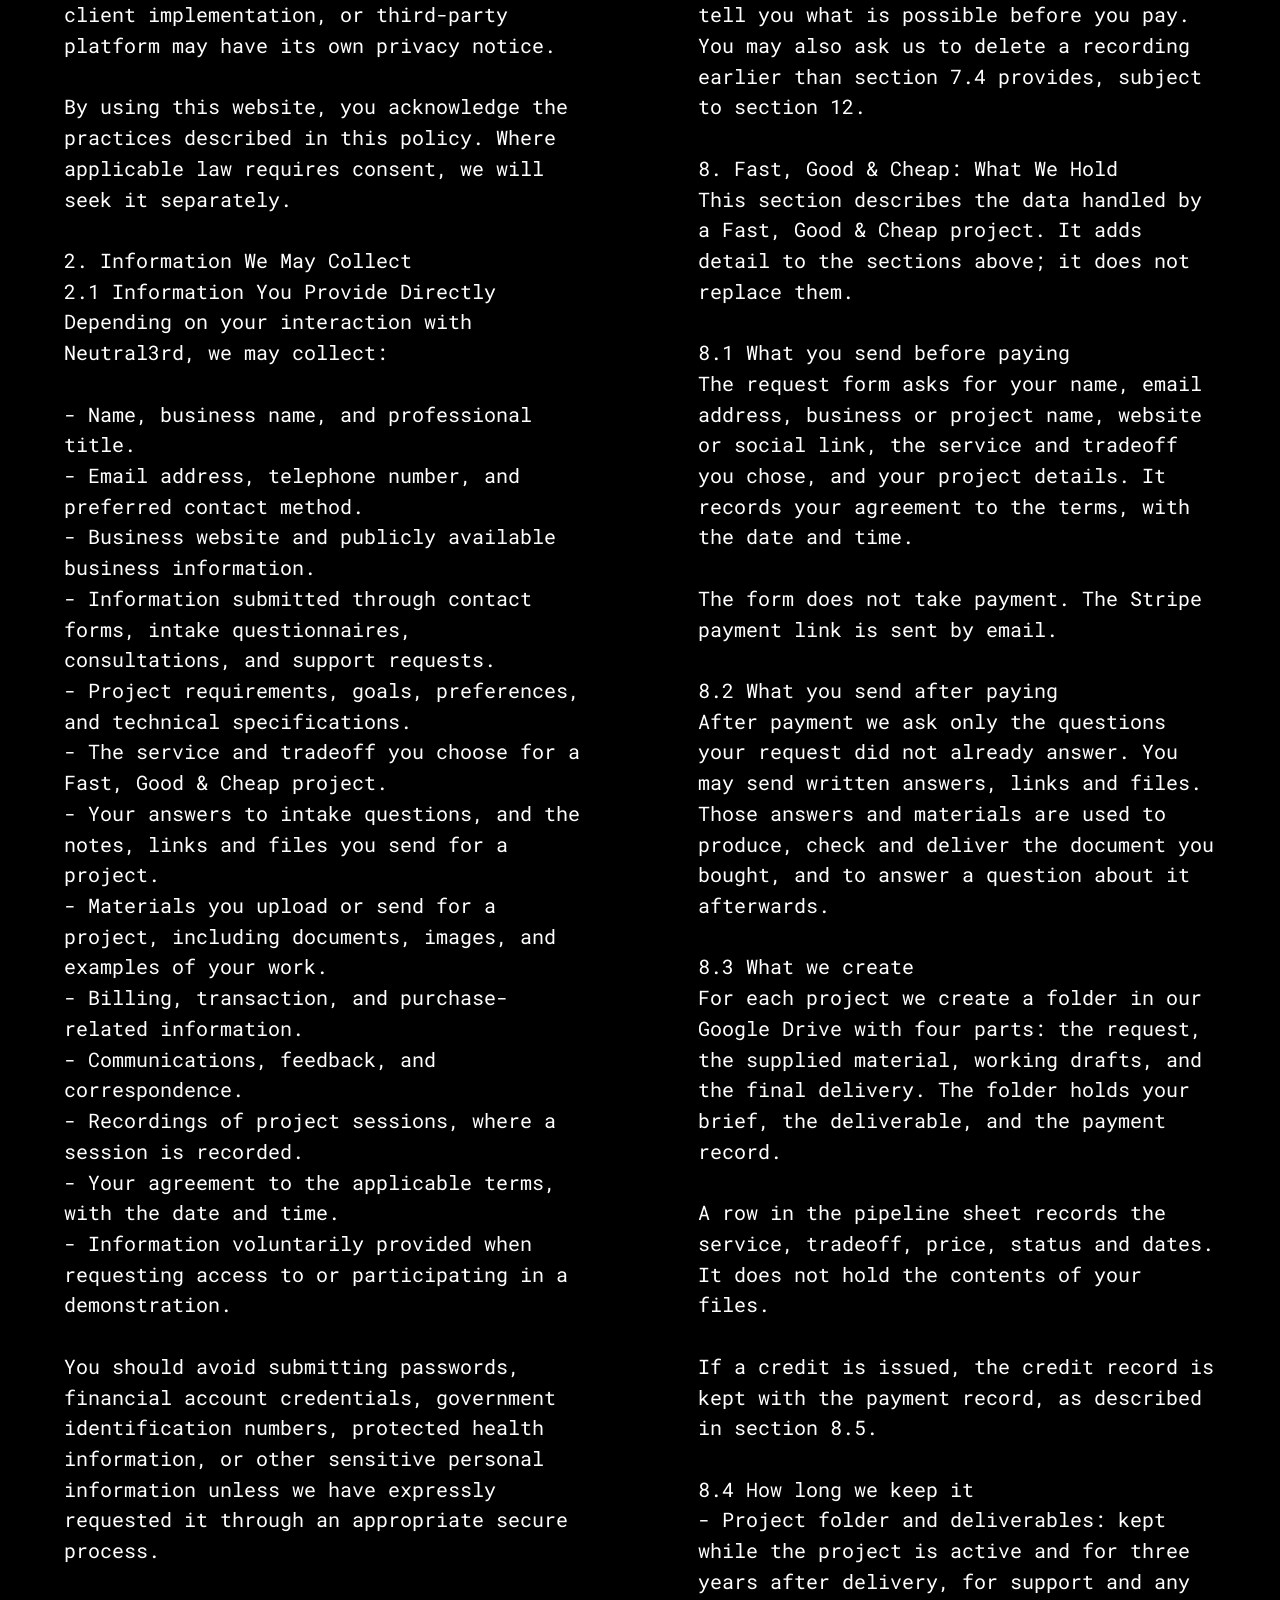
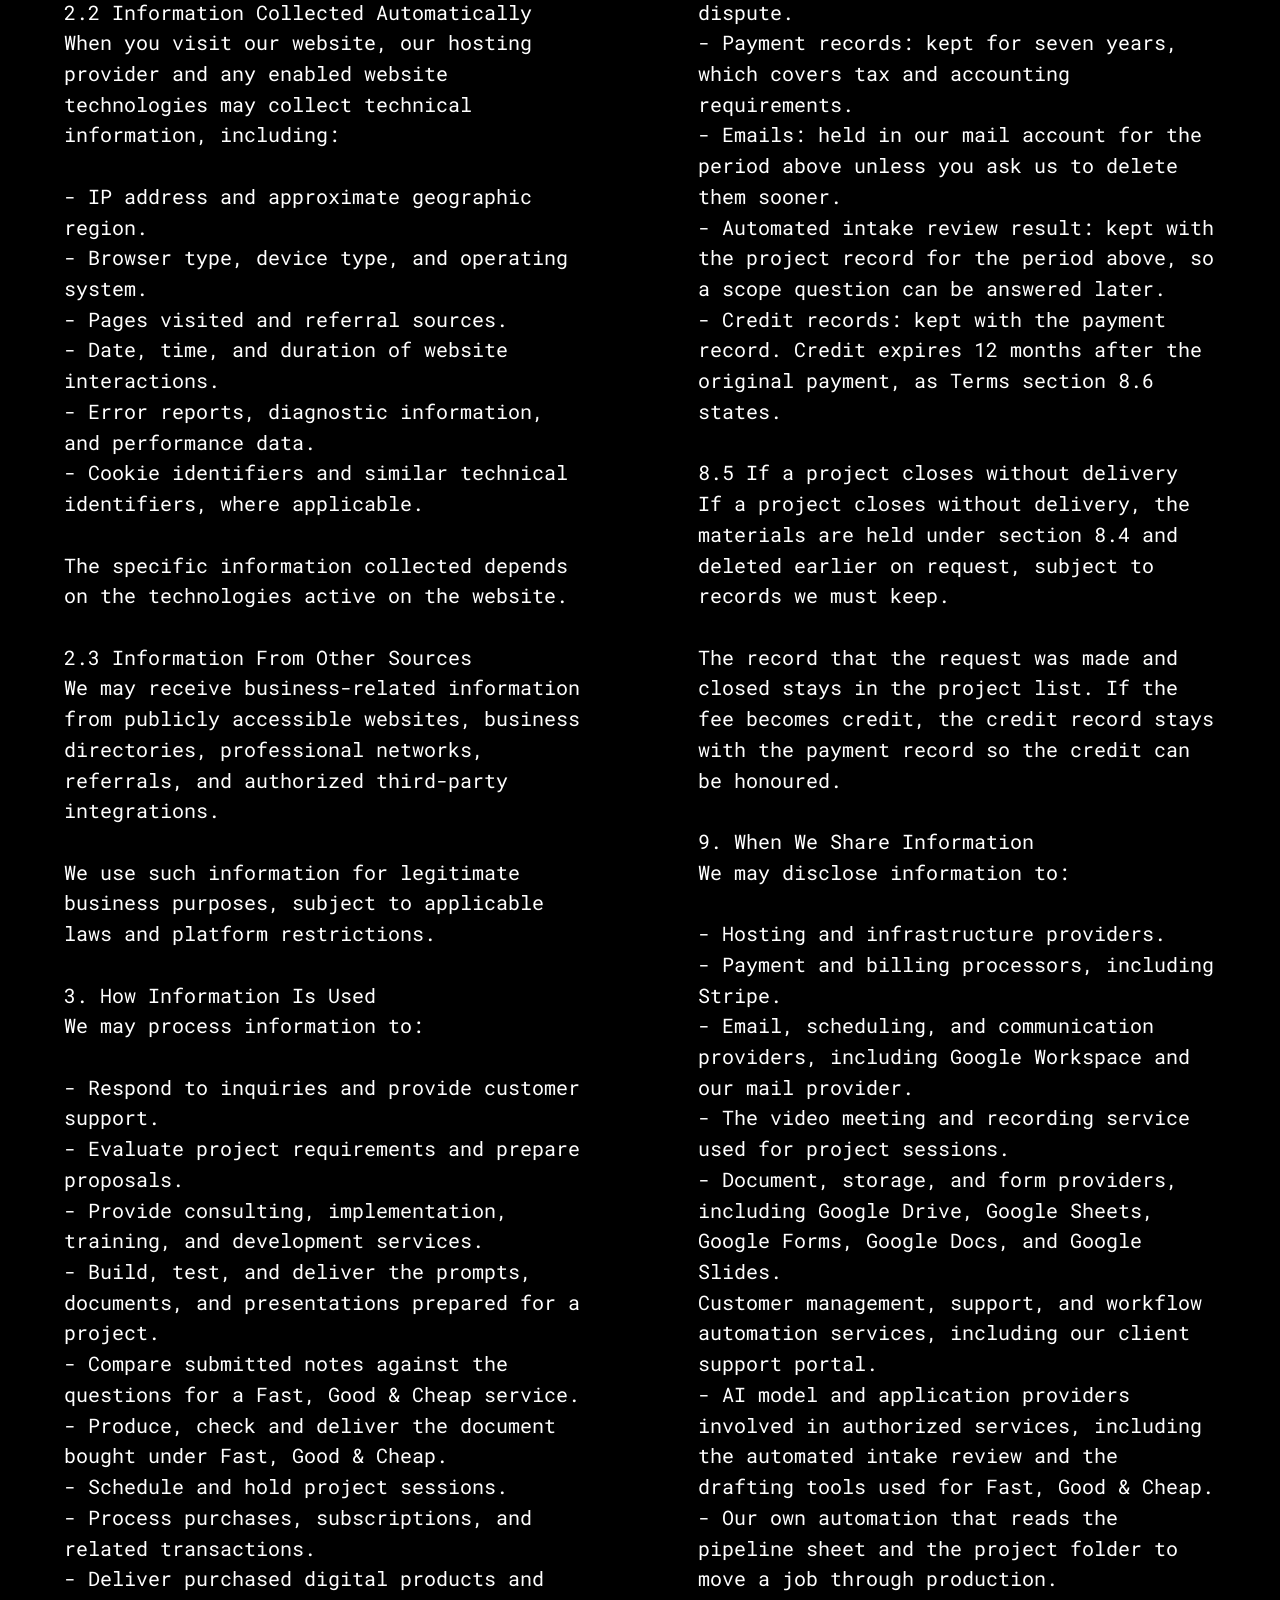
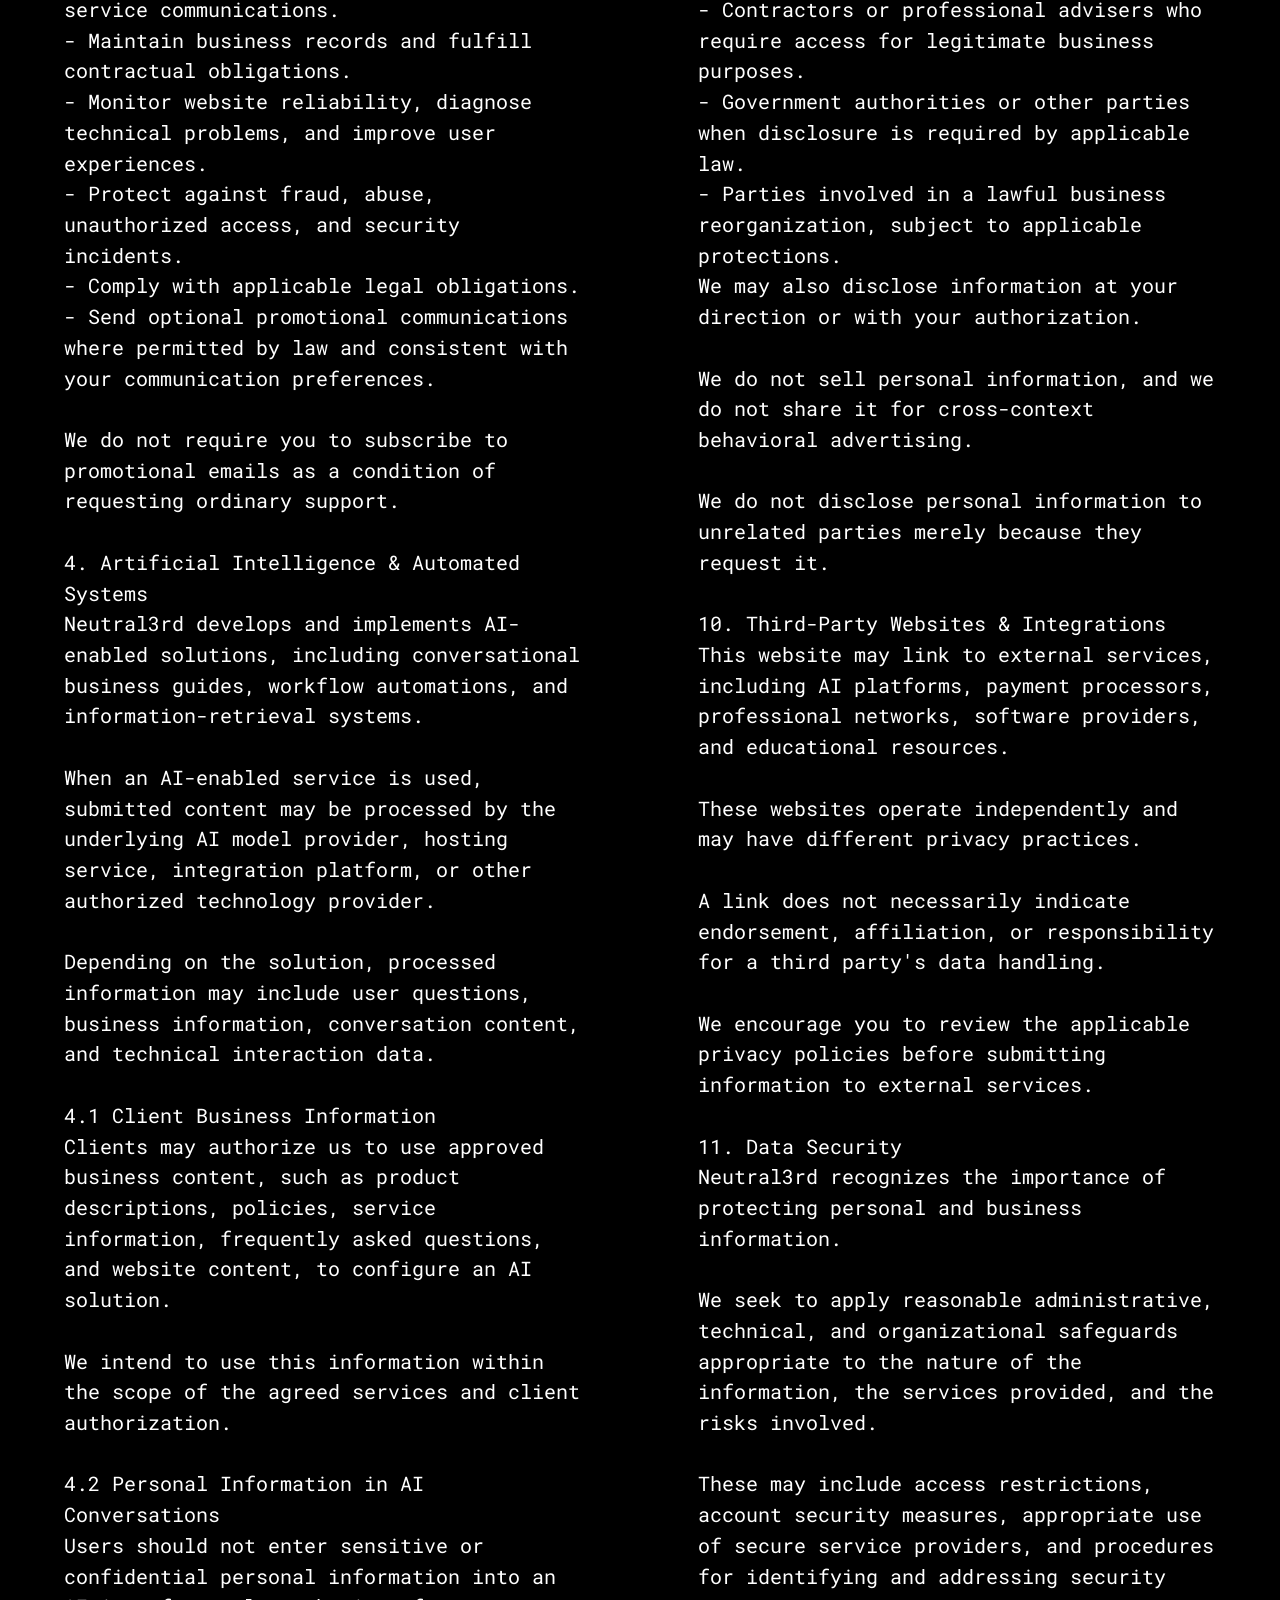
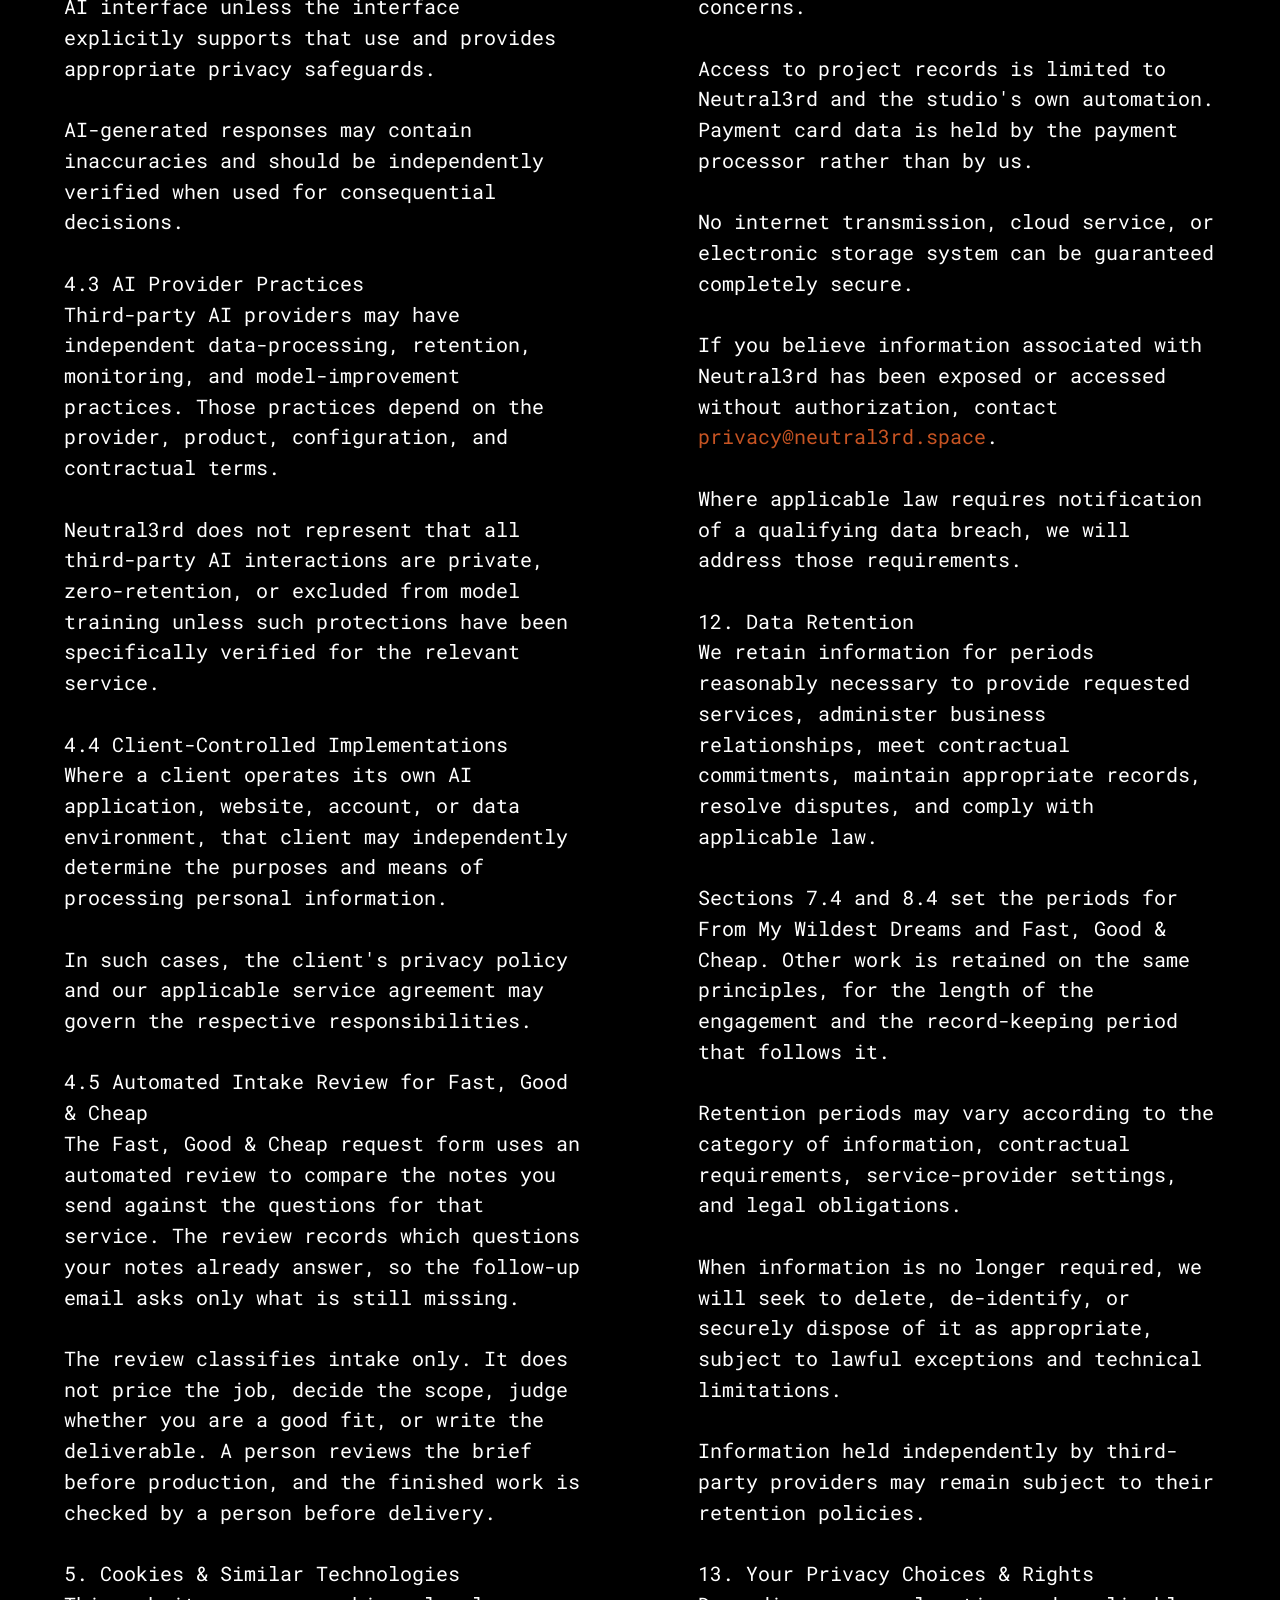
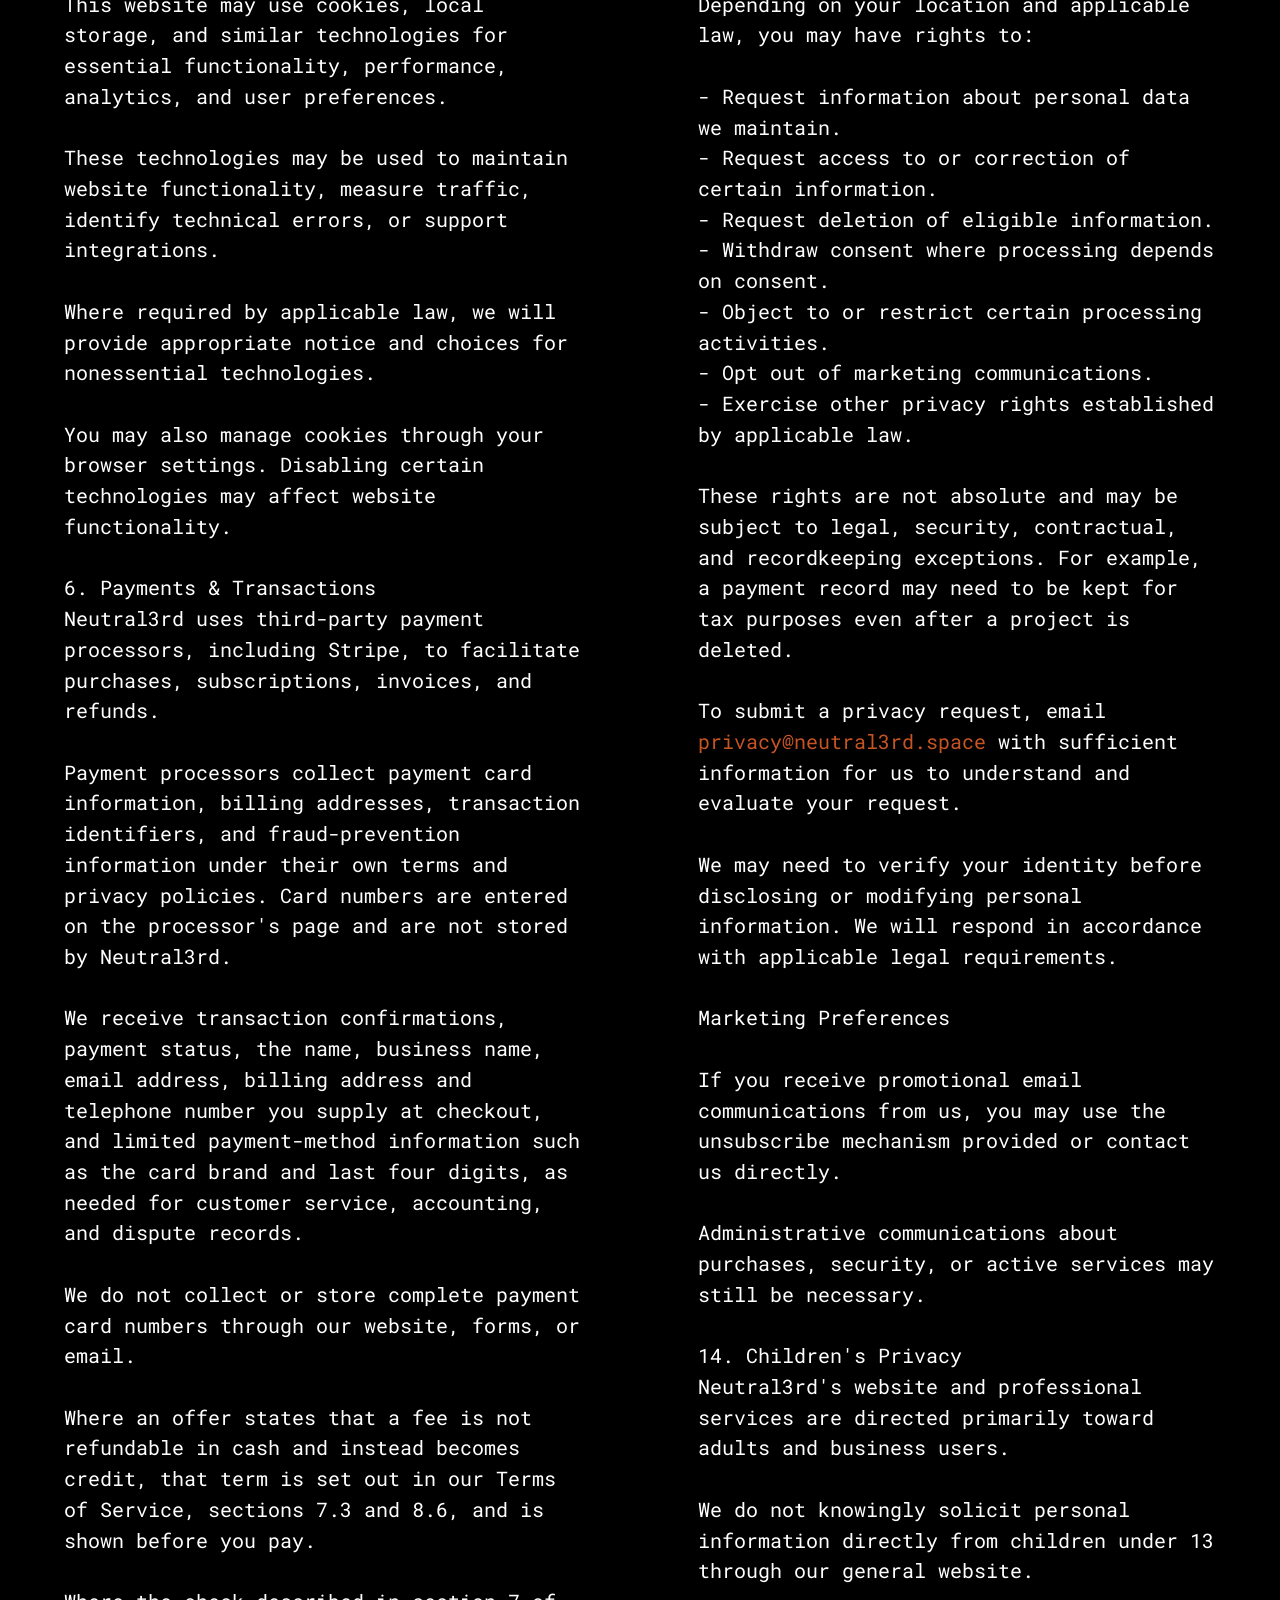
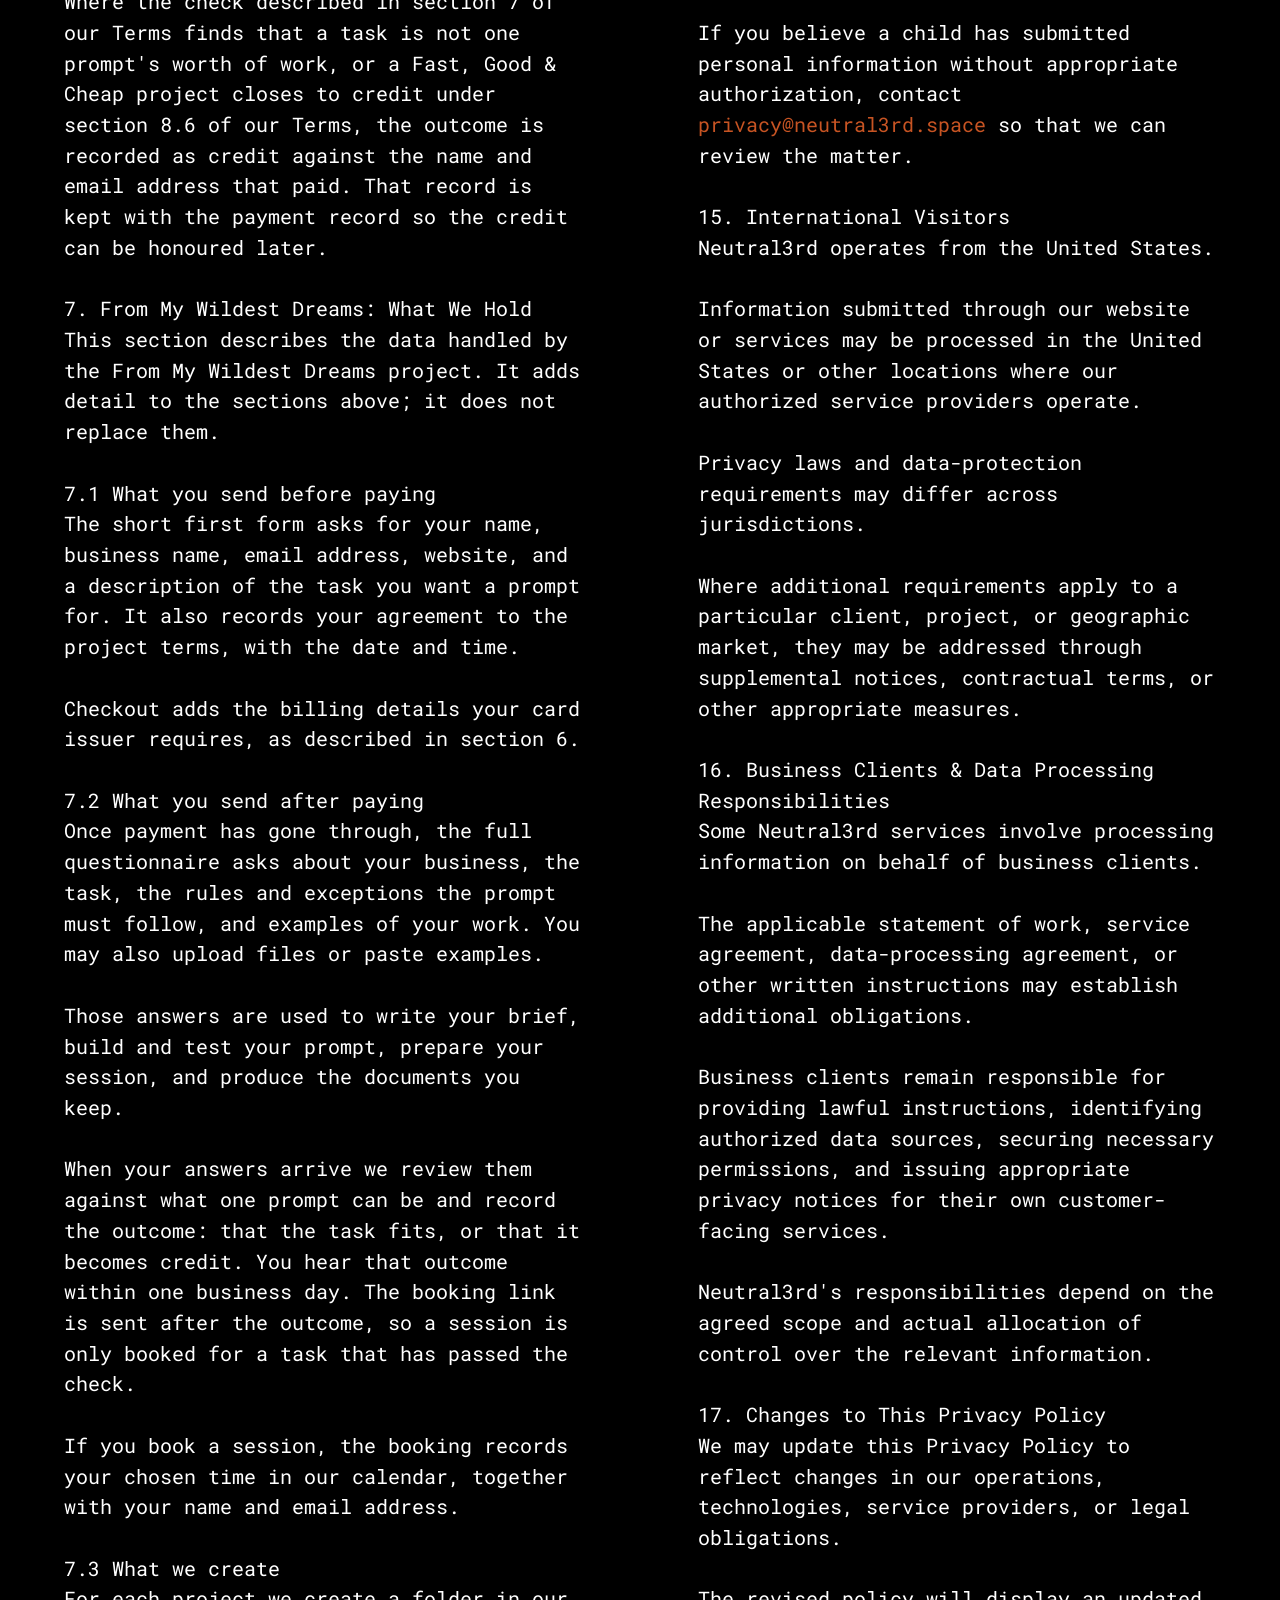
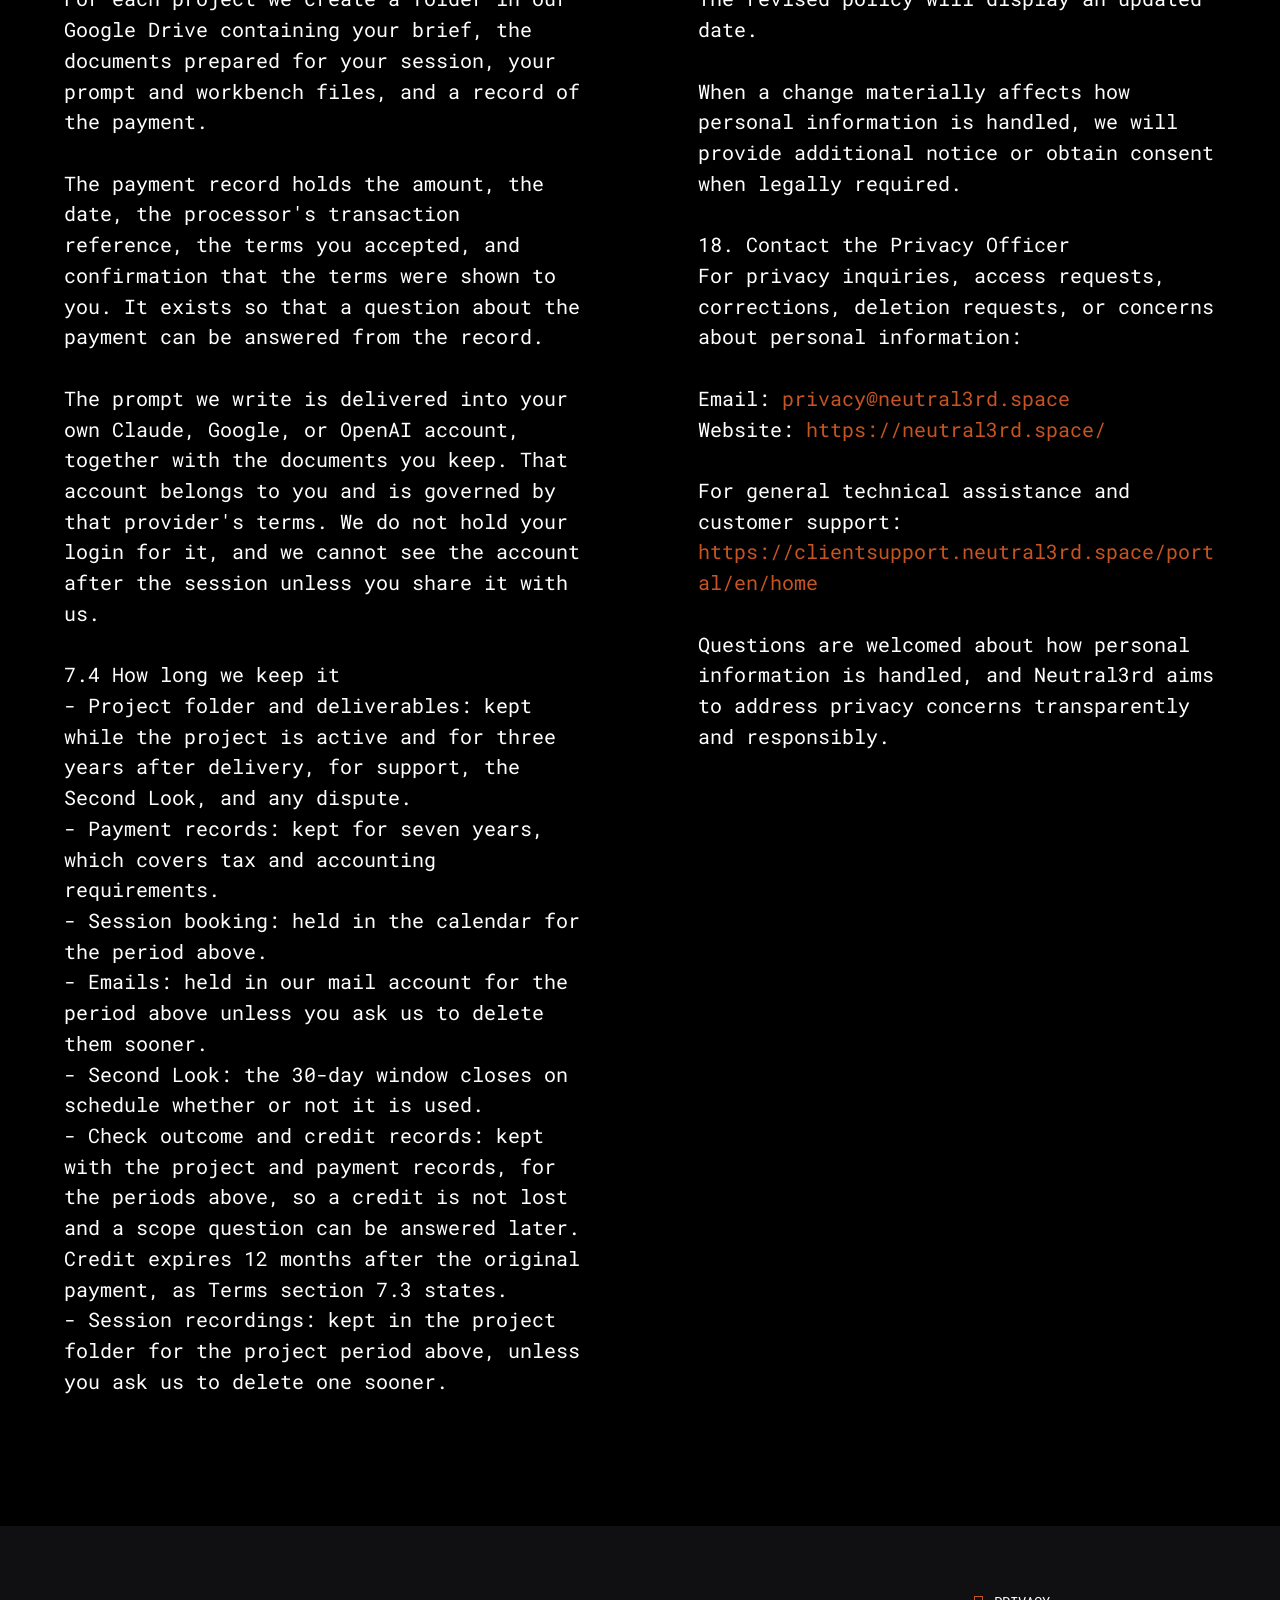
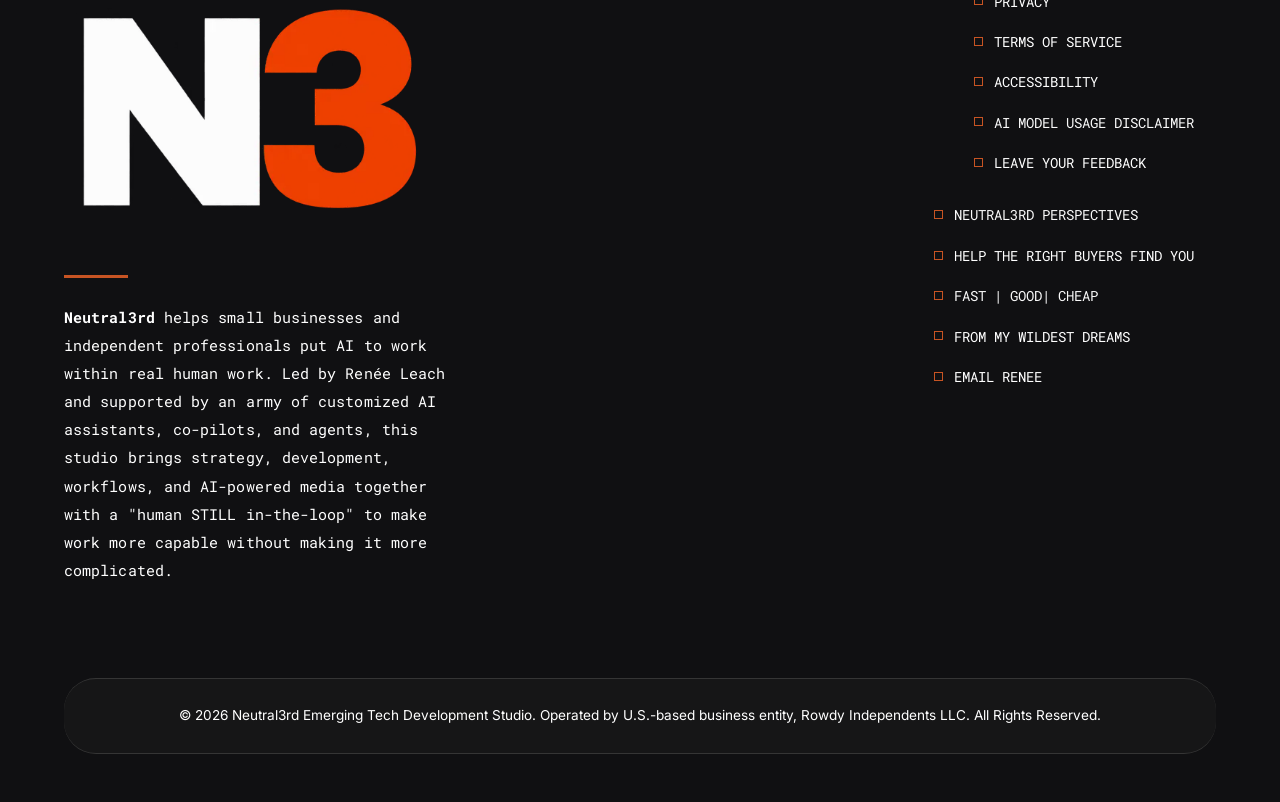
<file: privacy.html>
<!DOCTYPE html>
<html  >
<head>
  
  <meta charset="UTF-8">
  <meta http-equiv="X-UA-Compatible" content="IE=edge">
  
  <meta name="twitter:card" content="summary_large_image"/>
  <meta name="twitter:image:src" content="assets/images/privacy-meta.png">
  <meta property="og:image" content="assets/images/privacy-meta.png">
  <meta name="twitter:title" content="Privacy Policy | Neutral3rd Emerging Tech Development Studio">
  <meta name="viewport" content="width=device-width, initial-scale=1, minimum-scale=1">
  <link rel="shortcut icon" href="assets/images/white20and20orange20n320logo-128x128.png" type="image/x-icon">
  <meta name="description" content="Learn how Neutral3rd collects, uses, protects, and manages personal information across its website, AI-powered solutions, digital products, and services.">
  
  
  <title>Privacy Policy | Neutral3rd Emerging Tech Development Studio</title>
  <link rel="stylesheet" href="assets/bootstrap/css/bootstrap.min.css">
  <link rel="stylesheet" href="assets/dropdown/css/style.css">
  <link rel="stylesheet" href="assets/socicon/css/styles.css">
  <link rel="stylesheet" href="assets/theme/css/style.css">
  <link rel="preload" href="https://fonts.googleapis.com/css?family=Inter:100,200,300,400,500,600,700,800,900,100i,200i,300i,400i,500i,600i,700i,800i,900i&display=swap" as="style" onload="this.onload=null;this.rel='stylesheet'">
  <noscript><link rel="stylesheet" href="https://fonts.googleapis.com/css?family=Inter:100,200,300,400,500,600,700,800,900,100i,200i,300i,400i,500i,600i,700i,800i,900i&display=swap"></noscript>
  <link rel="preload" href="https://fonts.googleapis.com/css?family=Roboto+Mono:100,200,300,400,500,600,700,100i,200i,300i,400i,500i,600i,700i&display=swap" as="style" onload="this.onload=null;this.rel='stylesheet'">
  <noscript><link rel="stylesheet" href="https://fonts.googleapis.com/css?family=Roboto+Mono:100,200,300,400,500,600,700,100i,200i,300i,400i,500i,600i,700i&display=swap"></noscript>
  <link rel="preload" as="style" href="assets/mobirise/css/mbr-additional.css?v=Hg5zQG"><link rel="stylesheet" href="assets/mobirise/css/mbr-additional.css?v=Hg5zQG" type="text/css">

  
  
  

<meta name="theme-color" content="#f9f6e0">
<link rel="manifest" href="manifest.json">
<script src="sw-connect.js"></script>
<meta name="mobile-web-app-capable" content="yes">
<meta name="apple-mobile-web-app-capable" content="yes">
<link rel="apple-touch-startup-image" media="(device-width: 320px) and (device-height: 568px) and (-webkit-device-pixel-ratio: 2) and (orientation: portrait)" href="assets/images/apple-launch-640x1136.png">
<link rel="apple-touch-startup-image" media="(device-width: 375px) and (device-height: 667px) and (-webkit-device-pixel-ratio: 2) and (orientation: portrait)" href="assets/images/apple-launch-750x1334.png">
<link rel="apple-touch-startup-image" media="(device-width: 414px) and (device-height: 736px) and (-webkit-device-pixel-ratio: 3) and (orientation: portrait)" href="assets/images/apple-launch-1242x2208.png">
<link rel="apple-touch-startup-image" media="(device-width: 375px) and (device-height: 812px) and (-webkit-device-pixel-ratio: 3) and (orientation: portrait)" href="assets/images/apple-launch-1125x2436.png">
<link rel="apple-touch-startup-image" media="(device-width: 390px) and (device-height: 844px) and (-webkit-device-pixel-ratio: 3) and (orientation: portrait)" href="assets/images/apple-launch-1170x2532.png">
<link rel="apple-touch-startup-image" media="(device-width: 393px) and (device-height: 852px) and (-webkit-device-pixel-ratio: 3) and (orientation: portrait)" href="assets/images/apple-launch-1179x2556.png">
<link rel="apple-touch-startup-image" media="(device-width: 430px) and (device-height: 932px) and (-webkit-device-pixel-ratio: 3) and (orientation: portrait)" href="assets/images/apple-launch-1290x2796.png">
<link rel="apple-touch-startup-image" media="(device-width: 768px) and (device-height: 1024px) and (-webkit-device-pixel-ratio: 2) and (orientation: portrait)" href="assets/images/apple-launch-1536x2048.png">
<link rel="apple-touch-startup-image" media="(device-width: 834px) and (device-height: 1112px) and (-webkit-device-pixel-ratio: 2) and (orientation: portrait)" href="assets/images/apple-launch-1668x2224.png">
<link rel="apple-touch-startup-image" media="(device-width: 834px) and (device-height: 1194px) and (-webkit-device-pixel-ratio: 2) and (orientation: portrait)" href="assets/images/apple-launch-1668x2388.png">
<link rel="apple-touch-startup-image" media="(device-width: 1024px) and (device-height: 1366px) and (-webkit-device-pixel-ratio: 2) and (orientation: portrait)" href="assets/images/apple-launch-2048x2732.png">
<meta name="apple-mobile-web-app-status-bar-style" content="default">
<meta name="apple-mobile-web-app-title" content="Neutral3rd Emerging Technologies Development Studio">
<link rel="apple-touch-icon" href="apple-touch-icon.png"></head>
<body>
  
  <section data-bs-version="5.1" class="menu menu01 glancem5 cid-vyYeEjo760" once="menu" id="menu01-3o">
    

    <nav class="navbar navbar-dropdown navbar-expand-lg">
        <div class="content-wrap container-fluid">
            <div class="navbar-brand">
                <span class="navbar-logo">
                    <a href="https://neutral3rd.space">
                        <img src="[data-uri]" alt="Neutral3rd Emerging Tech Development Studio" style="height: 8rem;" loading="lazy" class="lazyload" data-src="assets/images/white20and20orange20n320logo-1206x1206.png">
                    </a>
                </span>
                
            </div>
            <button class="navbar-toggler" type="button" data-toggle="collapse" data-bs-toggle="collapse" data-target="#navbarSupportedContent" data-bs-target="#navbarSupportedContent" aria-controls="navbarNavAltMarkup" aria-expanded="false" aria-label="Toggle navigation">
                <div class="hamburger">
                    <span></span>
                    <span></span>
                    <span></span>
                    <span></span>
                </div>
            </button>
            <div class="collapse navbar-collapse" id="navbarSupportedContent">
                <ul class="navbar-nav nav-dropdown" data-app-modern-menu="true"><li class="nav-item"><a class="nav-link link text-info text-primary display-4" href="https://offerbeacon.neutral3rd.space" target="_blank">OfferBeacon Suite</a></li><li class="nav-item"><a class="nav-link link text-info text-primary display-4" href="https://neutral3rd.space/fast-good-cheap">Fast | Good | Cheap</a></li><li class="nav-item"><a class="nav-link link text-info text-primary display-4" href="https://neutral3rd.space/custom-task-prompt">From My Wildest Dreams</a></li>
                    
                    <li class="nav-item"><a class="nav-link link text-info text-primary display-4" href="index.html#dev-about">About</a>
                    </li></ul>
                
                <div class="navbar-buttons mbr-section-btn"><a class="btn btn-secondary display-4" href="https://studioguide.neutral3rd.space/chat?token=cf7573456c87d54489c7ba5f0a2e93bf&name=Samir%20%7C%20Neutral3rd%20Emerging%20Tech%20Development%20Studio&accent=%23c75423&greet=Hey!%20Welcome%20to%20Neutral3rd.%20I%27m%20Samir%2C%20Neutral3rd%27s%20AI%20studio%20guide.%20I%20can%20help%20you%20explore%20the%20OfferBeacon%20Suite%2C%20learn%20about%20this%20development%20studio%20in%20general%2C%20or%20find%20the%20right%20next%20step.%20What%20brings%20you%20here%20today%3F&face=https%3A%2F%2Fcuevueapp.com%2Fassets%2Ffaces%2Fstandard%2F62227bb3-2f6e-4220-b3c9-2c02b2fdb349.jpg&page=https%3A%2F%2Fstudioguide.neutral3rd.space%2Fneutral3rd-emerging-technologies%2Fsamir-from-neutral3rd-emerging&mode=desktop&lang=en" target="_blank">Start a Conversation</a></div>
            </div>
        </div>
    </nav>
</section>

<section data-bs-version="5.1" class="article04 fabm5 cid-vyYeONPpQk" id="article04-40">
    
    

    <div class="container-fluid">
        <div class="row">
            <div class="col-12">
                <div class="title-wrapper">
                    <h2 class="mbr-section-title mbr-fonts-style display-2">
                        <strong>Privacy</strong></h2>
                    <p class="mbr-desc mbr-fonts-style display-7">
                        <a href="https://neutral3rd.space" class="text-warning">Neutral3rd Emerging Tech Development Studio</a>
                    </p>
                </div>
            </div>
            <div class="col-12">
                <div class="text-wrapper">
                    <p class="mbr-text mbr-fonts-style display-7">Effective Date: July 24, 2026<br>Last Updated: November 27, 2026<br><br>1. Introduction
<br>Neutral3rd ("Neutral3rd," "we," "our," or "us") is an independent emerging technologies development studio providing artificial intelligence (AI) enablement, software development, automation, digital communications, content systems, accessibility, and related professional services. Neutral3rd is a subsidiary brand of Rowdy Independents LLC and operates from the United States.
<br>
<br>We recognize that privacy, transparency, and responsible data handling are essential to building trustworthy digital experiences.
<br>
<br>This Privacy Policy explains how personal information is collected, used, disclosed, retained, and protected when individuals visit this website, contact us, purchase products or services, participate in consultations, or interact with digital solutions that we operate.
<br>
<br>It covers both fixed-scope service offers described in our Terms of Service: From My Wildest Dreams and Fast, Good &amp; Cheap.
<br>
<br>This policy applies to this web space (<a href="https://neutral3rd.space/" class="text-secondary">https://neutral3rd.space/</a>) and other Neutral3rd-operated services that expressly link to it. A separately operated product, client implementation, or third-party platform may have its own privacy notice.
<br>
<br>By using this website, you acknowledge the practices described in this policy. Where applicable law requires consent, we will seek it separately.
<br>
<br>2. Information We May Collect
<br>2.1 Information You Provide Directly
<br>Depending on your interaction with Neutral3rd, we may collect:
<br>
<br>- Name, business name, and professional title.
<br>- Email address, telephone number, and preferred contact method.
<br>- Business website and publicly available business information.
<br>- Information submitted through contact forms, intake questionnaires, consultations, and support requests.
<br>- Project requirements, goals, preferences, and technical specifications.
<br>- The service and tradeoff you choose for a Fast, Good &amp; Cheap project.
<br>- Your answers to intake questions, and the notes, links and files you send for a project.
<br>- Materials you upload or send for a project, including documents, images, and examples of your work.
<br>- Billing, transaction, and purchase-related information.
<br>- Communications, feedback, and correspondence.
<br>- Recordings of project sessions, where a session is recorded.
<br>- Your agreement to the applicable terms, with the date and time.
<br>- Information voluntarily provided when requesting access to or participating in a demonstration.
<br><br>You should avoid submitting passwords, financial account credentials, government identification numbers, protected health information, or other sensitive personal information unless we have expressly requested it through an appropriate secure process.
<br>
<br>2.2 Information Collected Automatically
<br>When you visit our website, our hosting provider and any enabled website technologies may collect technical information, including:
<br>
<br>- IP address and approximate geographic region.
<br>- Browser type, device type, and operating system.
<br>- Pages visited and referral sources.
<br>- Date, time, and duration of website interactions.
<br>- Error reports, diagnostic information, and performance data.
<br>- Cookie identifiers and similar technical identifiers, where applicable.
<br><br>The specific information collected depends on the technologies active on the website.
<br>
<br>2.3 Information From Other Sources
<br>We may receive business-related information from publicly accessible websites, business directories, professional networks, referrals, and authorized third-party integrations.
<br>
<br>We use such information for legitimate business purposes, subject to applicable laws and platform restrictions.
<br>
<br>3. How Information Is Used
<br>We may process information to:
<br>
<br>- Respond to inquiries and provide customer support.
<br>- Evaluate project requirements and prepare proposals.
<br>- Provide consulting, implementation, training, and development services.
<br>- Build, test, and deliver the prompts, documents, and presentations prepared for a project.
<br>- Compare submitted notes against the questions for a Fast, Good &amp; Cheap service.
<br>- Produce, check and deliver the document bought under Fast, Good &amp; Cheap.
<br>- Schedule and hold project sessions.
<br>- Process purchases, subscriptions, and related transactions.
<br>- Deliver purchased digital products and service communications.
<br>- Maintain business records and fulfill contractual obligations.
<br>- Monitor website reliability, diagnose technical problems, and improve user experiences.
<br>- Protect against fraud, abuse, unauthorized access, and security incidents.
<br>- Comply with applicable legal obligations.
<br>- Send optional promotional communications where permitted by law and consistent with your communication preferences.
<br><br>We do not require you to subscribe to promotional emails as a condition of requesting ordinary support.
<br>
<br>4. Artificial Intelligence &amp; Automated Systems
<br>Neutral3rd develops and implements AI-enabled solutions, including conversational business guides, workflow automations, and information-retrieval systems.
<br>
<br>When an AI-enabled service is used, submitted content may be processed by the underlying AI model provider, hosting service, integration platform, or other authorized technology provider.
<br>
<br>Depending on the solution, processed information may include user questions, business information, conversation content, and technical interaction data.
<br>
<br>4.1 Client Business Information
<br>Clients may authorize us to use approved business content, such as product descriptions, policies, service information, frequently asked questions, and website content, to configure an AI solution.
<br>
<br>We intend to use this information within the scope of the agreed services and client authorization.
<br>
<br>4.2 Personal Information in AI Conversations
<br>Users should not enter sensitive or confidential personal information into an AI interface unless the interface explicitly supports that use and provides appropriate privacy safeguards.
<br>
<br>AI-generated responses may contain inaccuracies and should be independently verified when used for consequential decisions.
<br>
<br>4.3 AI Provider Practices
<br>Third-party AI providers may have independent data-processing, retention, monitoring, and model-improvement practices. Those practices depend on the provider, product, configuration, and contractual terms.
<br>
<br>Neutral3rd does not represent that all third-party AI interactions are private, zero-retention, or excluded from model training unless such protections have been specifically verified for the relevant service.
<br>
<br>4.4 Client-Controlled Implementations
<br>Where a client operates its own AI application, website, account, or data environment, that client may independently determine the purposes and means of processing personal information.
<br>
<br>In such cases, the client's privacy policy and our applicable service agreement may govern the respective responsibilities.
<br>
<br>4.5 Automated Intake Review for Fast, Good &amp; Cheap
<br>The Fast, Good &amp; Cheap request form uses an automated review to compare the notes you send against the questions for that service. The review records which questions your notes already answer, so the follow-up email asks only what is still missing.
<br>
<br>The review classifies intake only. It does not price the job, decide the scope, judge whether you are a good fit, or write the deliverable. A person reviews the brief before production, and the finished work is checked by a person before delivery.
<br>
<br>5. Cookies &amp; Similar Technologies
<br>This website may use cookies, local storage, and similar technologies for essential functionality, performance, analytics, and user preferences.
<br>
<br>These technologies may be used to maintain website functionality, measure traffic, identify technical errors, or support integrations.
<br>
<br>Where required by applicable law, we will provide appropriate notice and choices for nonessential technologies.
<br>
<br>You may also manage cookies through your browser settings. Disabling certain technologies may affect website functionality.
<br>
<br>6. Payments &amp; Transactions
<br>Neutral3rd uses third-party payment processors, including Stripe, to facilitate purchases, subscriptions, invoices, and refunds.
<br>
<br>Payment processors collect payment card information, billing addresses, transaction identifiers, and fraud-prevention information under their own terms and privacy policies. Card numbers are entered on the processor's page and are not stored by Neutral3rd.
<br>
<br>We receive transaction confirmations, payment status, the name, business name, email address, billing address and telephone number you supply at checkout, and limited payment-method information such as the card brand and last four digits, as needed for customer service, accounting, and dispute records.
<br>
<br>We do not collect or store complete payment card numbers through our website, forms, or email.
<br>
<br>Where an offer states that a fee is not refundable in cash and instead becomes credit, that term is set out in our Terms of Service, sections 7.3 and 8.6, and is shown before you pay.
<br>
<br>Where the check described in section 7 of our Terms finds that a task is not one prompt's worth of work, or a Fast, Good &amp; Cheap project closes to credit under section 8.6 of our Terms, the outcome is recorded as credit against the name and email address that paid. That record is kept with the payment record so the credit can be honoured later.
<br>
<br>7. From My Wildest Dreams: What We Hold
<br>This section describes the data handled by the From My Wildest Dreams project. It adds detail to the sections above; it does not replace them.
<br>
<br>7.1 What you send before paying
<br>The short first form asks for your name, business name, email address, website, and a description of the task you want a prompt for. It also records your agreement to the project terms, with the date and time.
<br>
<br>Checkout adds the billing details your card issuer requires, as described in section 6.
<br>
<br>7.2 What you send after paying
<br>Once payment has gone through, the full questionnaire asks about your business, the task, the rules and exceptions the prompt must follow, and examples of your work. You may also upload files or paste examples.
<br>
<br>Those answers are used to write your brief, build and test your prompt, prepare your session, and produce the documents you keep.
<br>
<br>When your answers arrive we review them against what one prompt can be and record the outcome: that the task fits, or that it becomes credit. You hear that outcome within one business day. The booking link is sent after the outcome, so a session is only booked for a task that has passed the check.
<br>
<br>If you book a session, the booking records your chosen time in our calendar, together with your name and email address.
<br>
<br>7.3 What we create
<br>For each project we create a folder in our Google Drive containing your brief, the documents prepared for your session, your prompt and workbench files, and a record of the payment.
<br>
<br>The payment record holds the amount, the date, the processor's transaction reference, the terms you accepted, and confirmation that the terms were shown to you. It exists so that a question about the payment can be answered from the record.
<br>
<br>The prompt we write is delivered into your own Claude, Google, or OpenAI account, together with the documents you keep. That account belongs to you and is governed by that provider's terms. We do not hold your login for it, and we cannot see the account after the session unless you share it with us.<br><br>7.4 How long we keep it
<br>- Project folder and deliverables: kept while the project is active and for three years after delivery, for support, the Second Look, and any dispute.
<br>- Payment records: kept for seven years, which covers tax and accounting requirements.
<br>- Session booking: held in the calendar for the period above.
<br>- Emails: held in our mail account for the period above unless you ask us to delete them sooner.
<br>- Second Look: the 30-day window closes on schedule whether or not it is used.
<br>- Check outcome and credit records: kept with the project and payment records, for the periods above, so a credit is not lost and a scope question can be answered later. Credit expires 12 months after the original payment, as Terms section 7.3 states.
<br>- Session recordings: kept in the project folder for the project period above, unless you ask us to delete one sooner.<br></p>
                    <p class="mbr-text mbr-fonts-style display-7">7.5 What happens to an unpaid project
<br>A request that has not been paid is held for up to three days, with up to three reminders. If it is still unpaid after that, the project is closed, the working folder created for it is removed, and any single-use payment link for it is cancelled.
<br>
<br>A removed folder goes to the Drive trash and can be restored for up to 30 days before it is purged. The record that you made a request, and that it was closed, stays in our project list.
<br>
<br>You can ask us to delete that record at any time, subject to section 12.
<br>
<br>7.6 Session recordings
<br>Project sessions are recorded and the recording is shared with you. It is kept in your project folder for the period in section 7.4.
<br>
<br>A recording captures what is shown on screen during the session, the voices in it, your camera picture if your camera is on, and any material either of us shows. It is used for the same purposes as the rest of the project record: to deliver the session, to answer a question afterwards, and to resolve a dispute. We do not publish a recording without your written consent.
<br>
<br>If you do not want a session recorded, tell us before the session is booked and we will tell you what is possible before you pay. You may also ask us to delete a recording earlier than section 7.4 provides, subject to section 12.
<br>
<br>8. Fast, Good &amp; Cheap: What We Hold
<br>This section describes the data handled by a Fast, Good &amp; Cheap project. It adds detail to the sections above; it does not replace them.
<br>
<br>8.1 What you send before paying
<br>The request form asks for your name, email address, business or project name, website or social link, the service and tradeoff you chose, and your project details. It records your agreement to the terms, with the date and time.
<br>
<br>The form does not take payment. The Stripe payment link is sent by email.
<br>
<br>8.2 What you send after paying
<br>After payment we ask only the questions your request did not already answer. You may send written answers, links and files. Those answers and materials are used to produce, check and deliver the document you bought, and to answer a question about it afterwards.
<br>
<br>8.3 What we create
<br>For each project we create a folder in our Google Drive with four parts: the request, the supplied material, working drafts, and the final delivery. The folder holds your brief, the deliverable, and the payment record.
<br>
<br>A row in the pipeline sheet records the service, tradeoff, price, status and dates. It does not hold the contents of your files.
<br>
<br>If a credit is issued, the credit record is kept with the payment record, as described in section 8.5.
<br>
<br>8.4 How long we keep it
<br>- Project folder and deliverables: kept while the project is active and for three years after delivery, for support and any dispute.
<br>- Payment records: kept for seven years, which covers tax and accounting requirements.
<br>- Emails: held in our mail account for the period above unless you ask us to delete them sooner.
<br>- Automated intake review result: kept with the project record for the period above, so a scope question can be answered later.
<br>- Credit records: kept with the payment record. Credit expires 12 months after the original payment, as Terms section 8.6 states.
<br><br>8.5 If a project closes without delivery
<br>If a project closes without delivery, the materials are held under section 8.4 and deleted earlier on request, subject to records we must keep.
<br>
<br>The record that the request was made and closed stays in the project list. If the fee becomes credit, the credit record stays with the payment record so the credit can be honoured.
<br>
<br>9. When We Share Information
<br>We may disclose information to:
<br>
<br>- Hosting and infrastructure providers.
<br>- Payment and billing processors, including Stripe.
<br>- Email, scheduling, and communication providers, including Google Workspace and our mail provider.
<br>- The video meeting and recording service used for project sessions.
<br>- Document, storage, and form providers, including Google Drive, Google Sheets, Google Forms, Google Docs, and Google Slides.
<br>Customer management, support, and workflow automation services, including our client support portal.
<br>- AI model and application providers involved in authorized services, including the automated intake review and the drafting tools used for Fast, Good &amp; Cheap.
<br>- Our own automation that reads the pipeline sheet and the project folder to move a job through production.
<br>- Contractors or professional advisers who require access for legitimate business purposes.
<br>- Government authorities or other parties when disclosure is required by applicable law.
<br>- Parties involved in a lawful business reorganization, subject to applicable protections.
<br>We may also disclose information at your direction or with your authorization.
<br>
<br>We do not sell personal information, and we do not share it for cross-context behavioral advertising.
<br>
<br>We do not disclose personal information to unrelated parties merely because they request it.
<br>
<br>10. Third-Party Websites &amp; Integrations
<br>This website may link to external services, including AI platforms, payment processors, professional networks, software providers, and educational resources.
<br>
<br>These websites operate independently and may have different privacy practices.
<br>
<br>A link does not necessarily indicate endorsement, affiliation, or responsibility for a third party's data handling.
<br>
<br>We encourage you to review the applicable privacy policies before submitting information to external services.
<br>
<br>11. Data Security
<br>Neutral3rd recognizes the importance of protecting personal and business information.
<br>
<br>We seek to apply reasonable administrative, technical, and organizational safeguards appropriate to the nature of the information, the services provided, and the risks involved.
<br>
<br>These may include access restrictions, account security measures, appropriate use of secure service providers, and procedures for identifying and addressing security concerns.
<br>
<br>Access to project records is limited to Neutral3rd and the studio's own automation. Payment card data is held by the payment processor rather than by us.
<br>
<br>No internet transmission, cloud service, or electronic storage system can be guaranteed completely secure.
<br>
<br>If you believe information associated with Neutral3rd has been exposed or accessed without authorization, contact <a href="mailto:privacy@neutral3rd.space" class="text-secondary">privacy@neutral3rd.space</a>.
<br>
<br>Where applicable law requires notification of a qualifying data breach, we will address those requirements.
<br>
<br>12. Data Retention
<br>We retain information for periods reasonably necessary to provide requested services, administer business relationships, meet contractual commitments, maintain appropriate records, resolve disputes, and comply with applicable law.
<br>
<br>Sections 7.4 and 8.4 set the periods for From My Wildest Dreams and Fast, Good &amp; Cheap. Other work is retained on the same principles, for the length of the engagement and the record-keeping period that follows it.
<br>
<br>Retention periods may vary according to the category of information, contractual requirements, service-provider settings, and legal obligations.
<br>
<br>When information is no longer required, we will seek to delete, de-identify, or securely dispose of it as appropriate, subject to lawful exceptions and technical limitations.
<br>
<br>Information held independently by third-party providers may remain subject to their retention policies.
<br>
<br>13. Your Privacy Choices &amp; Rights
<br>Depending on your location and applicable law, you may have rights to:
<br>
<br>- Request information about personal data we maintain.
<br>- Request access to or correction of certain information.
<br>- Request deletion of eligible information.
<br>- Withdraw consent where processing depends on consent.
<br>- Object to or restrict certain processing activities.
<br>- Opt out of marketing communications.
<br>- Exercise other privacy rights established by applicable law.
<br><br>These rights are not absolute and may be subject to legal, security, contractual, and recordkeeping exceptions. For example, a payment record may need to be kept for tax purposes even after a project is deleted.
<br>
<br>To submit a privacy request, email <a href="mailto:privacy@neutral3rd.space" class="text-secondary">privacy@neutral3rd.space</a> with sufficient information for us to understand and evaluate your request.
<br>
<br>We may need to verify your identity before disclosing or modifying personal information. We will respond in accordance with applicable legal requirements.
<br>
<br>Marketing Preferences
<br>
<br>If you receive promotional email communications from us, you may use the unsubscribe mechanism provided or contact us directly.
<br>
<br>Administrative communications about purchases, security, or active services may still be necessary.
<br>
<br>14. Children's Privacy
<br>Neutral3rd's website and professional services are directed primarily toward adults and business users.
<br>
<br>We do not knowingly solicit personal information directly from children under 13 through our general website.
<br>
<br>If you believe a child has submitted personal information without appropriate authorization, contact <a href="mailto:privacy@neutral3rd.space" class="text-secondary">privacy@neutral3rd.space</a> so that we can review the matter.
<br>
<br>15. International Visitors
<br>Neutral3rd operates from the United States.
<br>
<br>Information submitted through our website or services may be processed in the United States or other locations where our authorized service providers operate.
<br>
<br>Privacy laws and data-protection requirements may differ across jurisdictions.
<br>
<br>Where additional requirements apply to a particular client, project, or geographic market, they may be addressed through supplemental notices, contractual terms, or other appropriate measures.
<br>
<br>16. Business Clients &amp; Data Processing Responsibilities
<br>Some Neutral3rd services involve processing information on behalf of business clients.
<br>
<br>The applicable statement of work, service agreement, data-processing agreement, or other written instructions may establish additional obligations.
<br>
<br>Business clients remain responsible for providing lawful instructions, identifying authorized data sources, securing necessary permissions, and issuing appropriate privacy notices for their own customer-facing services.
<br>
<br>Neutral3rd's responsibilities depend on the agreed scope and actual allocation of control over the relevant information.
<br>
<br>17. Changes to This Privacy Policy
<br>We may update this Privacy Policy to reflect changes in our operations, technologies, service providers, or legal obligations.
<br>
<br>The revised policy will display an updated date.
<br>
<br>When a change materially affects how personal information is handled, we will provide additional notice or obtain consent when legally required.
<br>
<br>18. Contact the Privacy Officer
<br>For privacy inquiries, access requests, corrections, deletion requests, or concerns about personal information:
<br>
<br>Email: <a href="mailto:privacy@neutral3rd.space" class="text-secondary">privacy@neutral3rd.space</a>
<br>Website: <a href="https://neutral3rd.space/" class="text-secondary">https://neutral3rd.space/</a>
<br>
<br>For general technical assistance and customer support:
<br><a href="https://clientsupport.neutral3rd.space/portal/en/home" class="text-secondary">https://clientsupport.neutral3rd.space/portal/en/home</a>
<br>
<br>Questions are welcomed about how personal information is handled, and Neutral3rd aims to address privacy concerns transparently and responsibly.</p>
                </div>
            </div>
        </div>
    </div>
</section>

<section data-bs-version="5.1" class="footer01 impactm5 cid-vyYeEnXAc4" once="footers" id="footer">

    

    
    

    <div class="container-fluid">

        <div class="row justify-content-center n3-footer-main">

            <div class="col-12 col-lg-7">

                <div class="content-wrapper">

                    <div class="title-wrapper">
                        <div class="title-wrap">

                            <div class="logo-wrapper">
                                <a href="https://neutral3rd.space"><img class="n3-footer-logo lazyload" src="[data-uri]" alt="Neutral3rd Emerging Tech Development Studio" loading="lazy" data-src="assets/images/bold20n320geometric20logo-1-512x512.webp"></a>
                            </div>

                           

                        </div>
                    </div>

                    <!-- <div class="text-wrapper" mbr-if="showText">
                        <p class="mbr-text mbr-fonts-style" mbr-theme-style="display-7" data-app-selector=".mbr-text, .text-wrapper">xx</p>
                    </div> -->

                    <div class="desc-wrapper">

                       <!-- <h3 class="mbr-section-subtitle mbr-fonts-style" data-app-selector=".mbr-section-subtitle" mbr-theme-style="display-5" mbr-if="showSubtitle">
                            <b>ABOUT THE STUDIO</b>
                        </h3> -->

                        <div class="desc-wrap">
                            <p class="mbr-desc mbr-fonts-style display-7"><strong>Neutral3rd</strong> helps small businesses and independent professionals put AI to work within real human work. Led by Renée Leach and supported by an army of customized AI assistants, co-pilots, and agents, this studio brings strategy, development, workflows, and AI-powered media together with a "human STILL in-the-loop" to make work more capable without making it more complicated.<br></p>
                        </div>

                        

                    </div>
                </div>
            </div>

            <div class="col-12 col-lg-5">
                <div class="navigation-wrap">
                    <div class="nav-wrapper">

                        <div class="nav-wrap">
                            <ul class="list mbr-fonts-style display-7">
                                <li class="item-wrap"><strong><a href="https://neutral3rd.space/privacy" class="text-info">PRIVACY</a></strong></li><a href="privacy.html" class="text-primary"><strong>
                                </strong></a><li class="item-wrap"><strong><a href="https://neutral3rd.space/terms" class="text-info">TERMS OF SERVICE</a></strong></li><a href="https://neutral3rd.space/terms" class="text-primary">
                                </a><li class="item-wrap"><strong><a href="https://neutral3rd.space/accessibility" class="text-info">ACCESSIBILITY</a></strong></li><li class="item-wrap"><strong><a href="https://neutral3rd.space/llm-usage" class="text-white">AI MODEL USAGE DISCLAIMER</a></strong></li><li class="item-wrap"><strong><a href="https://connections.neutral3rd.space/wall" class="text-info" target="_blank">LEAVE YOUR FEEDBACK</a></strong></li>
                            </ul>
                        </div>

                        <div class="nav-wrap">
                            <ul class="list mbr-fonts-style display-7">
                                <li class="item-wrap"><strong><a href="https://perspectives.neutral3rd.space/" class="text-white" target="_blank">NEUTRAL3RD PERSPECTIVES</a></strong></li><li class="item-wrap"><strong><a href="https://offerbeacon.neutral3rd.space/" class="text-info" target="_blank">HELP THE RIGHT BUYERS FIND YOU</a></strong></li><li class="item-wrap"><strong><a href="https://neutral3rd.space/fast-good-cheap" class="text-white">FAST | GOOD| CHEAP</a></strong></li><li class="item-wrap"><strong><a href="https://neutral3rd.space/custom-task-prompt" class="text-info text-primary">FROM MY WILDEST DREAMS</a></strong></li><a href="https://neutral3rd.space" class="text-primary">
</a><li class="item-wrap"><strong><a href="mailto:renee.leach@neutral3rd.space?subject=Business%20Inquiry" class="text-info">EMAIL RENEE</a></strong></li>
                            </ul>
                        </div>

                        

                    </div>
                </div>
            </div>

            <div class="col-12">
                <p class="mbr-copy mbr-fonts-style card-wrap display-4">
                    © 2026 Neutral3rd Emerging Tech Development Studio. Operated by U.S.-based business entity, Rowdy Independents LLC. All Rights Reserved.
                </p>
            </div>

        </div>
    </div>
</section>


<script src="assets/bootstrap/js/bootstrap.bundle.min.js"></script>
  <script src="assets/smoothscroll/smooth-scroll.js"></script>
  <script src="assets/ytplayer/index.js"></script>
  <script src="assets/dropdown/js/navbar-dropdown.js"></script>
  <script src="assets/theme/js/script.js"></script>
  
  
  <style>
/* Neutral3rd: Basic Image Protection */
img {
  -webkit-user-drag: none;
  user-drag: none;
  -webkit-touch-callout: none;
}
</style>

<script>
(function () {
  "use strict";

  // Prevent the image-specific right-click menu.
  document.addEventListener("contextmenu", function (event) {
    if (event.target.closest("img, picture")) {
      event.preventDefault();
    }
  });

  // Prevent dragging images onto the desktop.
  document.addEventListener("dragstart", function (event) {
    if (event.target.closest("img, picture")) {
      event.preventDefault();
    }
  });
})();
</script>
 <div id="scrollToTop" class="scrollToTop mbr-arrow-up"><a style="text-align: center;"><i class="mbr-arrow-up-icon mbr-arrow-up-icon-cm cm-icon cm-icon-smallarrow-up"></i></a></div>
  
<script>"use strict";if("loading"in HTMLImageElement.prototype){document.querySelectorAll('img[loading="lazy"]').forEach(e=>{e.src=e.dataset.src;if(e.getAttribute("style")){e.setAttribute("data-temp-style",e.getAttribute("style"))};if(e.getAttribute("data-aspectratio")){e.style.paddingTop=100*e.getAttribute("data-aspectratio")+"%";e.style.height=0;}e.onload=function(){if(e.getAttribute("data-temp-style")){e.setAttribute("style", e.getAttribute("data-temp-style"))}else{e.removeAttribute("style")};e.removeAttribute("data-temp-style")}})}else{const e=document.createElement("script");e.src="https://cdnjs.cloudflare.com/ajax/libs/lazysizes/5.1.2/lazysizes.min.js";document.body.appendChild(e)}</script>
</body>
</html>
</file>
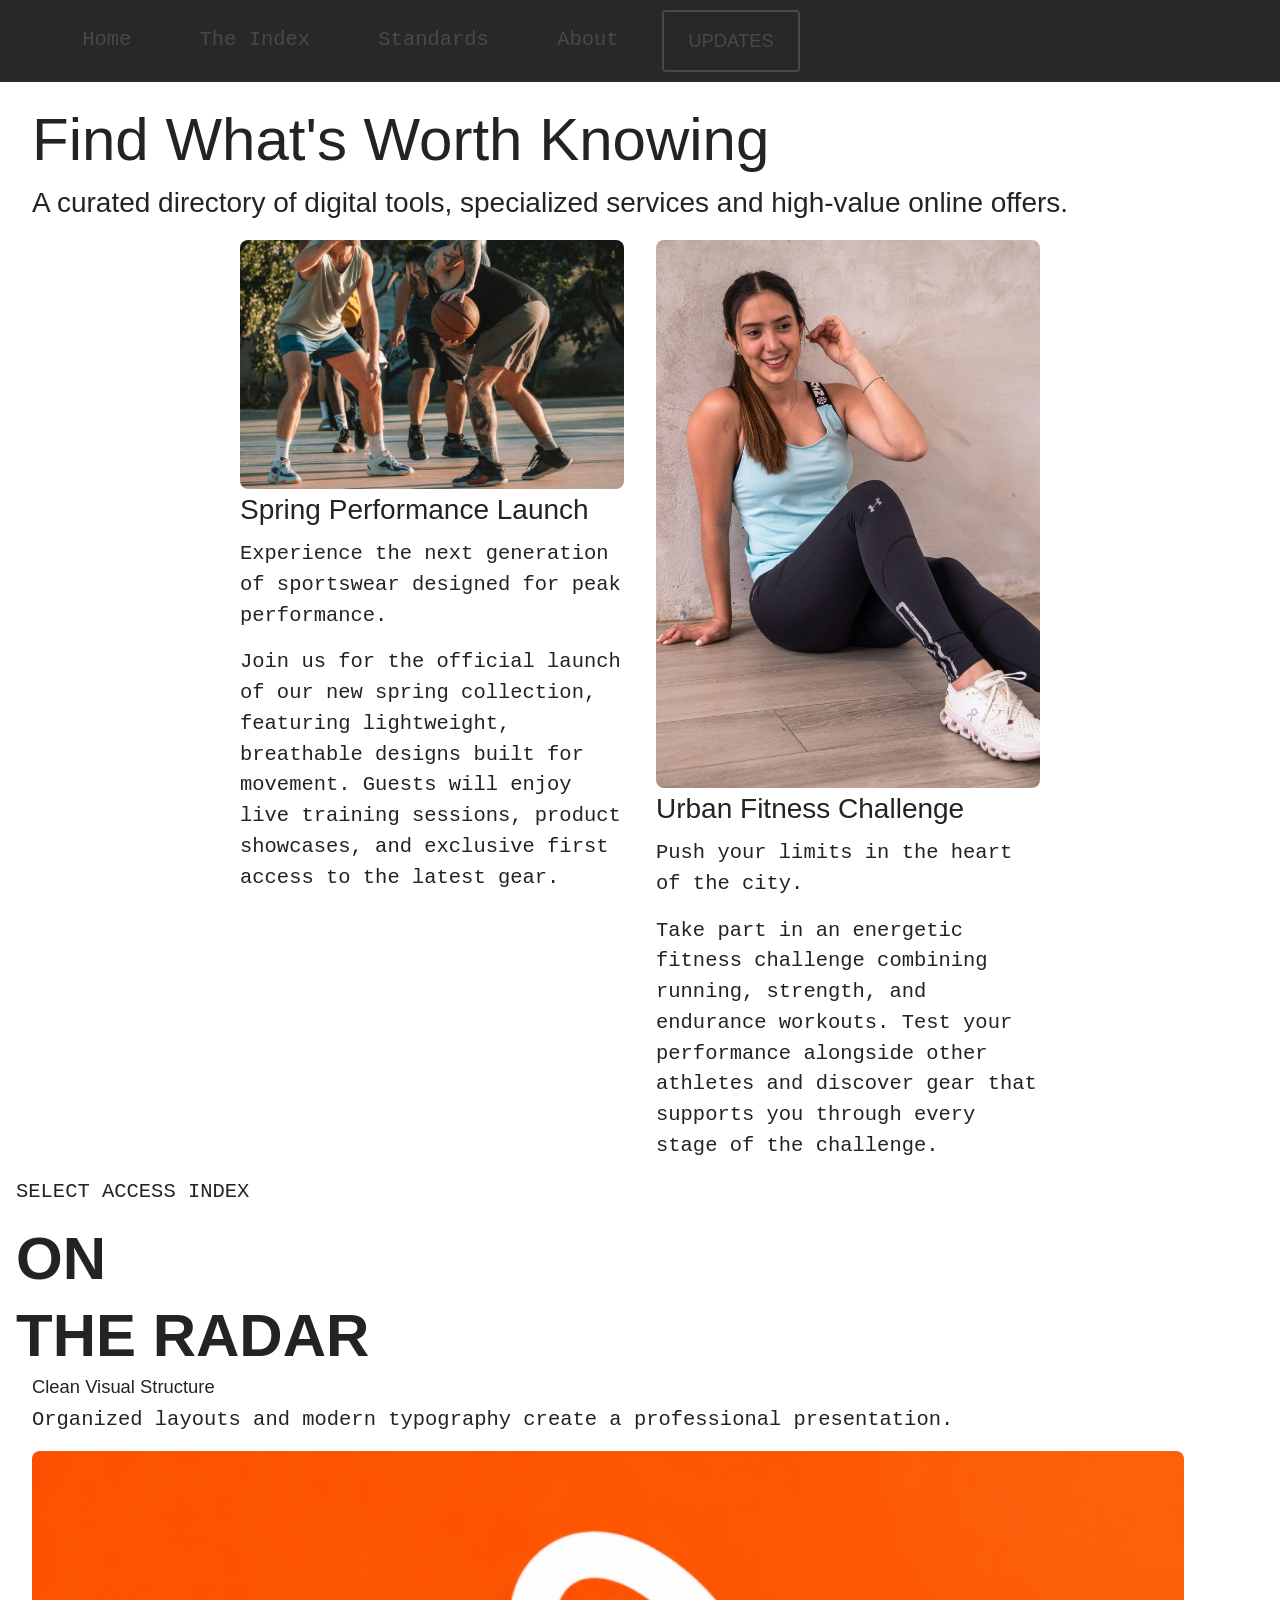
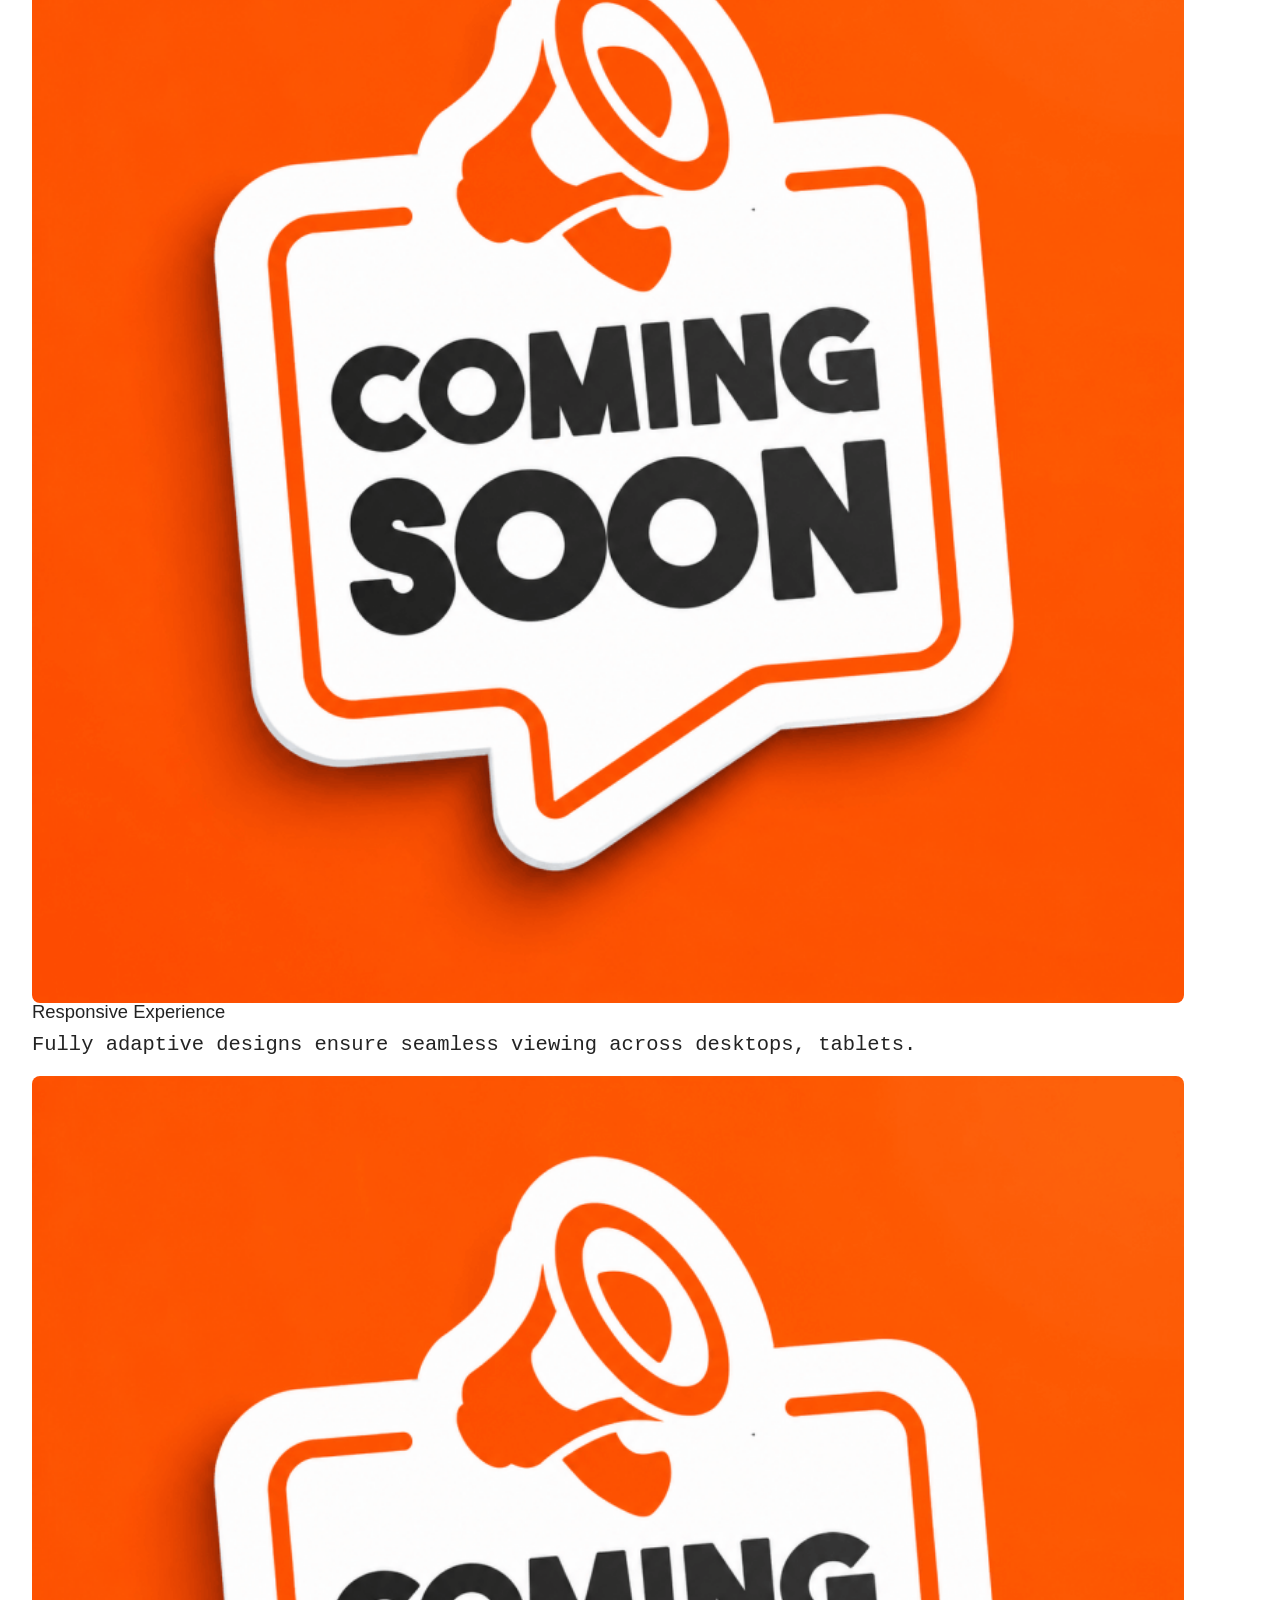
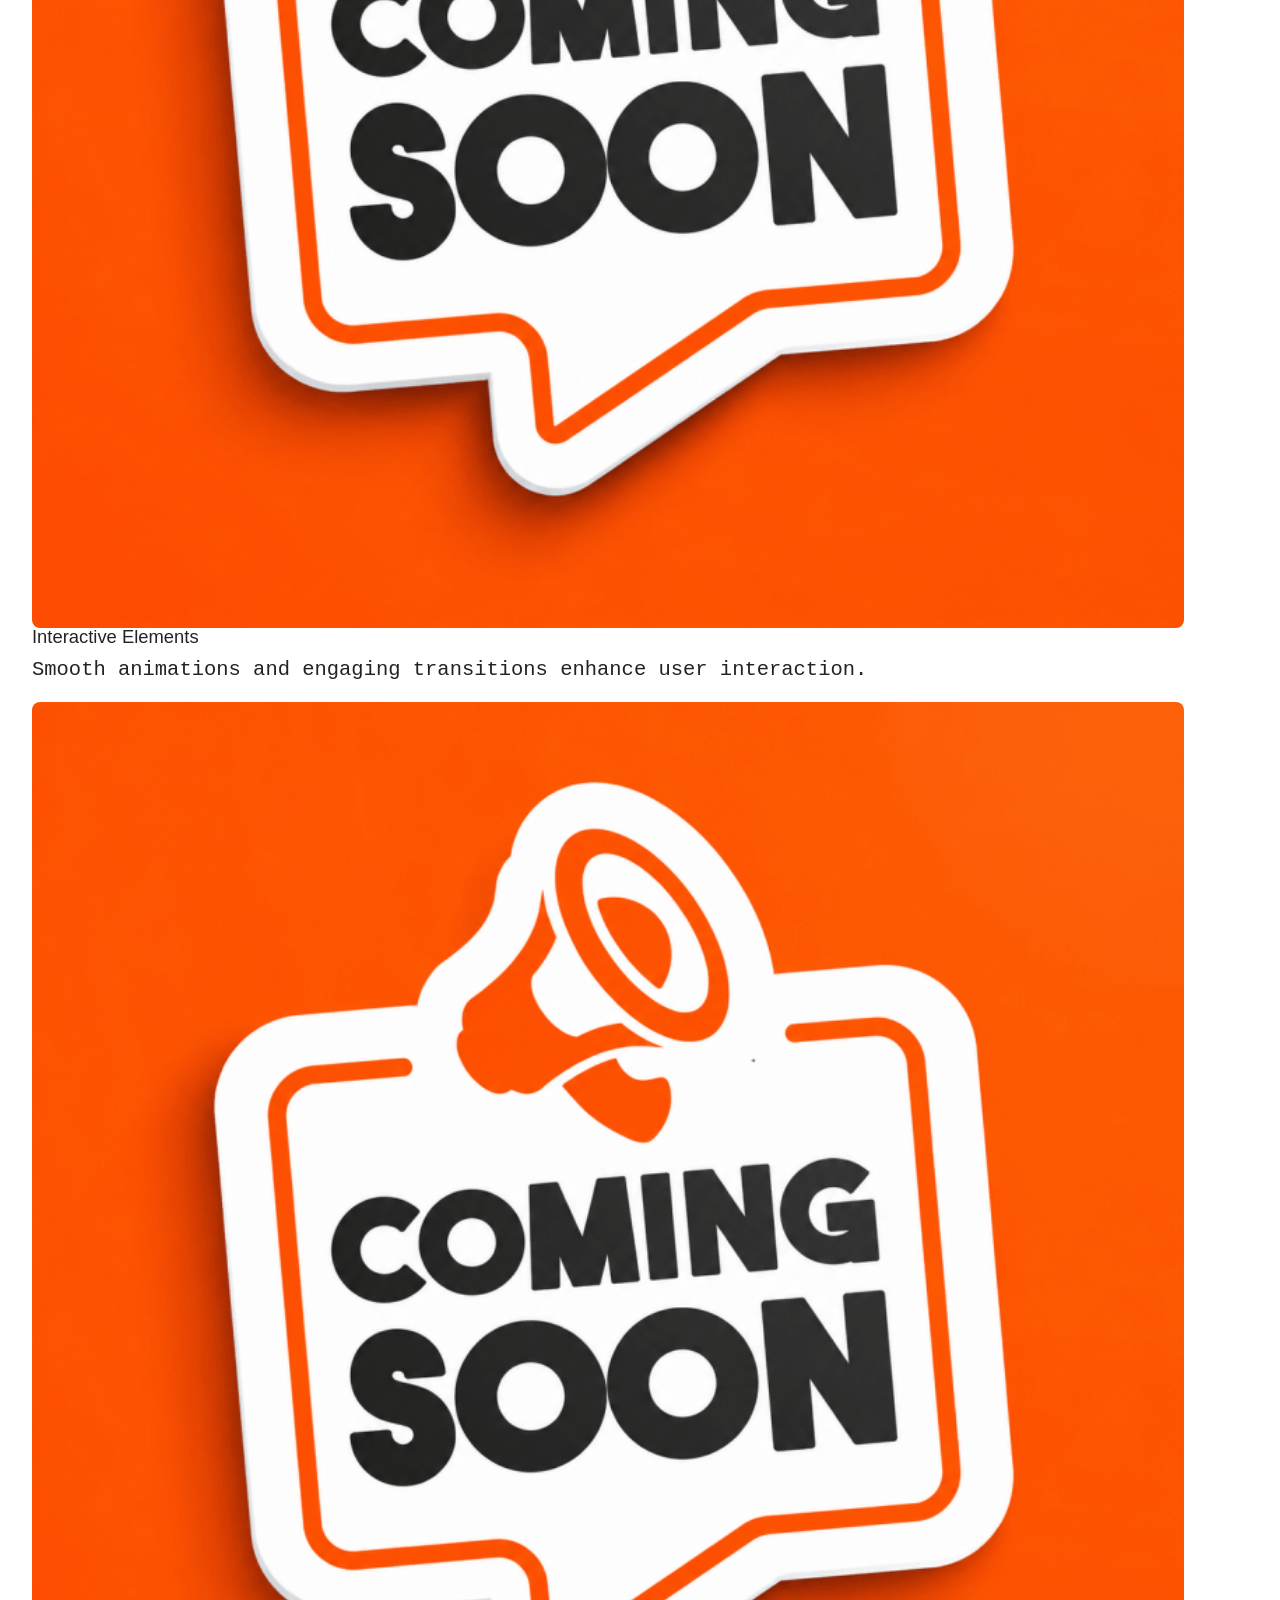
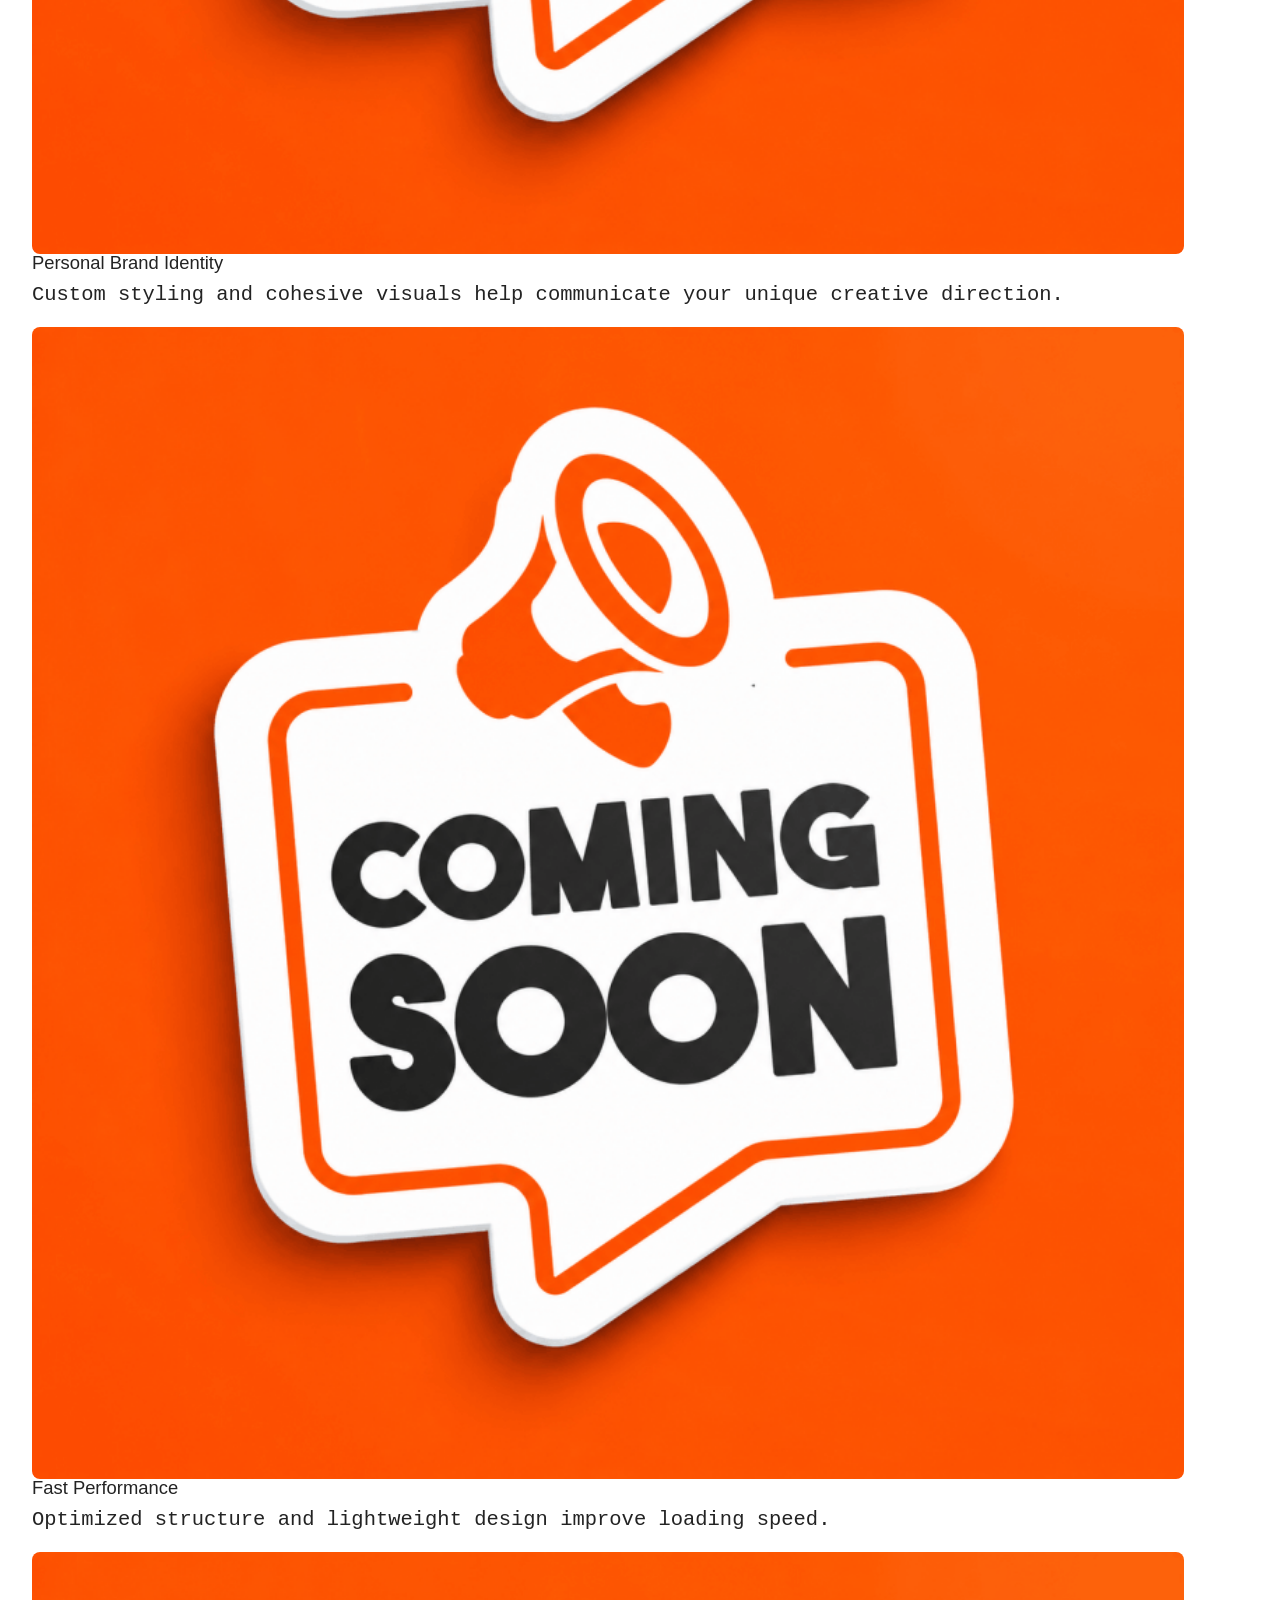
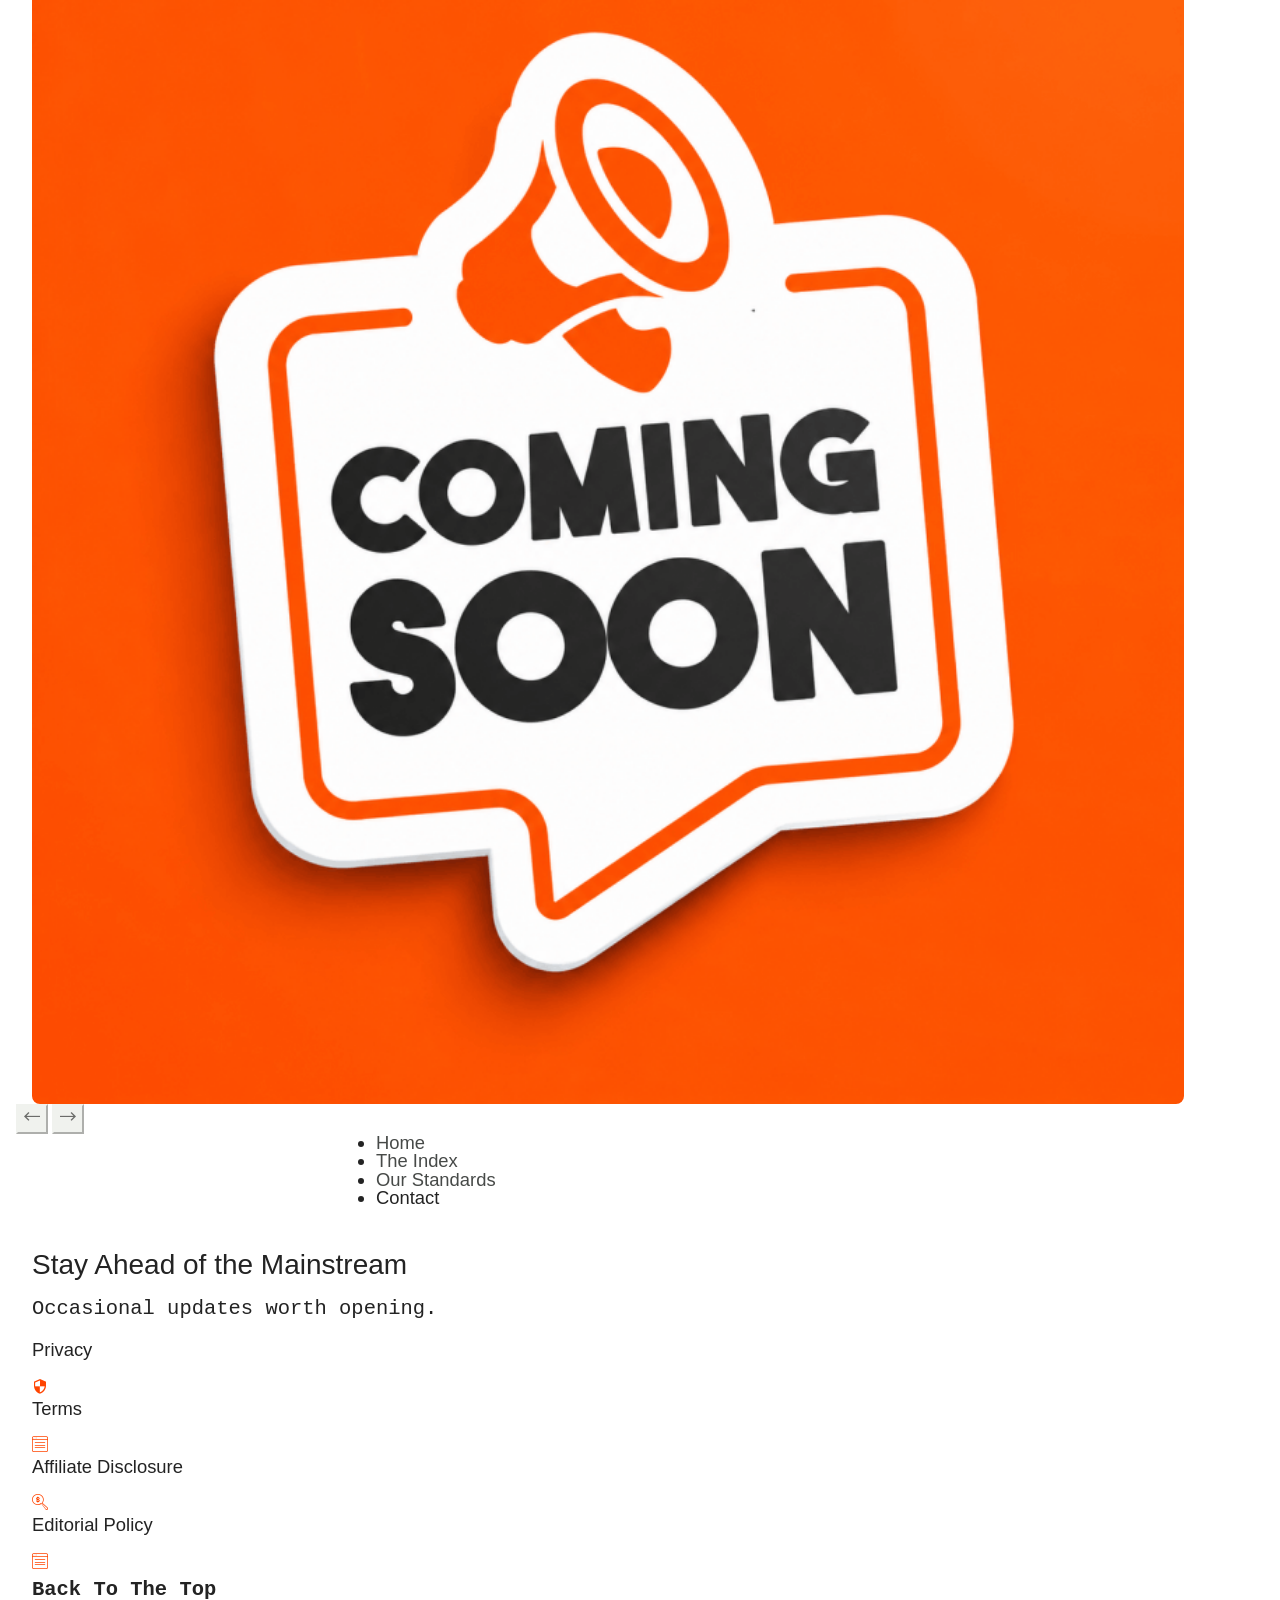
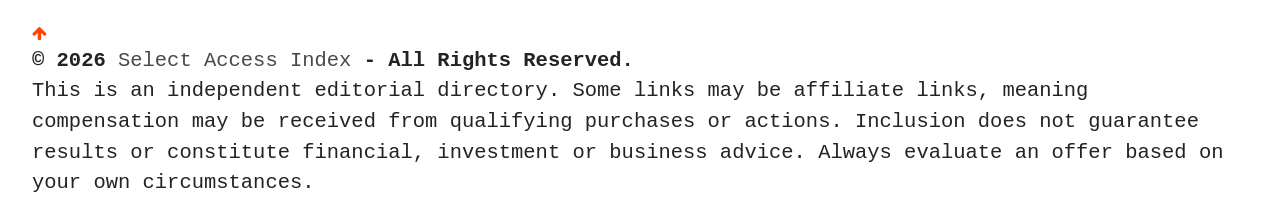
<file: sei.html>
<!DOCTYPE html>
<html  >
<head>
  
  <meta charset="UTF-8">
  <meta http-equiv="X-UA-Compatible" content="IE=edge">
  
  <meta name="viewport" content="width=device-width, initial-scale=1, minimum-scale=1">
  <link rel="shortcut icon" href="assets/images/logo.png" type="image/x-icon">
  <meta name="description" content="">
  
  
  <title>The Index</title>
  <link rel="stylesheet" href="assets/web/assets/mobirise-icons2/mobirise2.css">
  <link rel="stylesheet" href="assets/Material-Design-Icons/css/material.css">
  <link rel="stylesheet" href="assets/FontAwesome/css/font-awesome.css">
  <link rel="stylesheet" href="assets/icon54/style.css">
  <link rel="stylesheet" href="assets/icon54-v4/style.css">
  <link rel="stylesheet" href="assets/bootstrap/css/bootstrap.min.css">
  <link rel="stylesheet" href="assets/dropdown/css/style.css">
  <link rel="stylesheet" href="assets/socicon/css/styles.css">
  <link rel="stylesheet" href="assets/theme/css/style.css">
  <link rel="preload" href="https://fonts.googleapis.com/css?family=Inter+Tight:100,200,300,400,500,600,700,800,900,100i,200i,300i,400i,500i,600i,700i,800i,900i&display=swap" as="style" onload="this.onload=null;this.rel='stylesheet'">
  <noscript><link rel="stylesheet" href="https://fonts.googleapis.com/css?family=Inter+Tight:100,200,300,400,500,600,700,800,900,100i,200i,300i,400i,500i,600i,700i,800i,900i&display=swap"></noscript>
  <link rel="preload" as="style" href="assets/mobirise/css/mbr-additional.css?v=qeIXIv"><link rel="stylesheet" href="assets/mobirise/css/mbr-additional.css?v=qeIXIv" type="text/css">

  
  
  

</head>
<body>
  
  <section data-bs-version="5.1" class="menu menu01 elementm5 cid-vtTU2LTW37" once="menu" id="menu01-5">
    

    <nav class="navbar navbar-dropdown navbar-fixed-top navbar-expand-lg">
        <div class="content-wrap container-fluid">
            <div class="navbar-brand">
                
                
            </div>
            <button class="navbar-toggler" type="button" data-toggle="collapse" data-bs-toggle="collapse" data-target="#navbarSupportedContent" data-bs-target="#navbarSupportedContent" aria-controls="navbarNavAltMarkup" aria-expanded="false" aria-label="Toggle navigation">
                <div class="hamburger">
                    <span></span>
                    <span></span>
                    <span></span>
                    <span></span>
                </div>
            </button>
            <div class="collapse navbar-collapse" id="navbarSupportedContent">
                <ul class="navbar-nav nav-dropdown navbar-nav-top-padding" data-app-modern-menu="true"><li class="nav-item"><a class="nav-link link text-primary display-7" href="index.html">Home</a></li>
                    <li class="nav-item"><a class="nav-link link text-primary display-7" href="sei.html">The Index</a></li><li class="nav-item"><a class="nav-link link text-primary display-7" href="standards.html">Standards</a>
                    </li><li class="nav-item"><a class="nav-link link text-primary display-7" href="index.html#aheader2-4">About</a></li></ul>
                
                <div class="navbar-buttons mbr-section-btn"><a class="btn btn-primary-outline display-4" href="index.html#footer01-k">UPDATES</a></div>
            </div>
        </div>
    </nav>
</section>

<section data-bs-version="5.1" class="article01 elementm5 cid-vtTUvGQJae" id="article01-j">
    

    
    

    <div class="container-fluid">
        <div class="row">
            <div class="col-12">
                <div class="label-wrapper">
                    <div class="label-content">
                        <div class="label-wrap">
                            <div class="marker-wrapper"></div>
                            <p class="mbr-label mbr-fonts-style display-5">
                                Select Access Index</p>
                        </div>
                        <p class="mbr-tag mbr-fonts-style display-7">
                            check out the latest additions below</p>
                    </div>
                </div>
                <div class="content-wrapper">
                    <div class="title-wrapper">
                        <h2 class="mbr-section-title mbr-fonts-style display-2">
                            Find What's Worth Knowing</h2>
                    </div>
                    <div class="text-wrapper">
                        <p class="mbr-text mbr-fonts-style display-5">
                            A curated directory of digital tools, specialized services and high-value online offers.
                        </p>
                    </div>
                    
                </div>
            </div>
        </div>
    </div>
</section>

<section data-bs-version="5.1" class="features02 elementm5 cid-vuiOij0EVZ" id="features02-2x">
    

    

    

    <div class="container-fluid">
        <div class="row items-wrapper justify-content-center">

            <!-- CARD 1 -->
            <div class="col-12 col-lg-4 item features-image active">
                <div class="item-wrapper card-wrap">

                    <div class="item-img">
                        <img src="assets/images/image19.jpg" alt="" data-slide-to="0" data-bs-slide-to="0">
                    </div>

                    <div class="card-box">

                        

                        <div class="border-wrap"></div>

                        <h4 class="item-title mbr-fonts-style display-5">
                            Spring Performance Launch
                        </h4>

                        <p class="item-desc mbr-fonts-style display-7">
                            Experience the next generation of sportswear designed for peak performance.
                        </p>

                    </div>

                    <div class="item-content">

                        <div class="text-wrapper">
                            <p class="item-text mbr-fonts-style display-7">
                                Join us for the official launch of our new spring collection, featuring lightweight,
                                breathable designs built for movement. Guests will enjoy live training sessions, product
                                showcases, and exclusive first access to the latest gear.
                            </p>
                        </div>

                        

                    </div>
                </div>
            </div>


            <!-- CARD 2 -->
            <div class="col-12 col-lg-4 item features-image">
                <div class="item-wrapper card-wrap">

                    <div class="item-img">
                        <img src="assets/images/image7.jpg" alt="" data-slide-to="1" data-bs-slide-to="1">
                    </div>

                    <div class="card-box">

                        

                        <div class="border-wrap"></div>

                        <h4 class="item-title mbr-fonts-style display-5">
                            Urban Fitness Challenge
                        </h4>

                        <p class="item-desc mbr-fonts-style display-7">
                            Push your limits in the heart of the city.
                        </p>

                    </div>

                    <div class="item-content">

                        <div class="text-wrapper">
                            <p class="item-text mbr-fonts-style display-7">
                                Take part in an energetic fitness challenge combining running, strength, and endurance
                                workouts. Test your performance alongside other athletes and discover gear that supports
                                you through every stage of the challenge.
                            </p>
                        </div>

                        

                    </div>
                </div>
            </div>


            <!-- CARD 3 -->
            


            <!-- CARD 4 -->
            

        </div>
    </div>
</section>

<section data-bs-version="5.1" class="slider02 mbr-embla fluxm5 cid-vuhQQx6o4C" id="slider02-20">
    

    
    

    <div class="container">
        <div class="row content-wrapper">
            <div class="border-wrap border_1"></div>
            <div class="border-wrap border_2"></div>
            <div class="border-wrap border_3"></div>
            <div class="border-wrap border_4"></div>
            <div class="border-wrap border_5"></div>
            <div class="col-12 content">
                <div class="row content-wrap">
                    <div class="col-12 col-lg-3 card">
                        <div class="label-wrapper">
                            <div class="label-wrap btn-radius">
                                <div class="marker-wrap"></div>
                                <p class="mbr-label mbr-fonts-style display-7">
                                    SELECT ACCESS INDEX</p>
                            </div>
                        </div>
                    </div>
                    <div class="col-12 col-lg-6 card">
                        <div class="title-wrapper">
                            <h2 class="mbr-section-title mbr-fonts-style display-2"><strong>ON</strong></h2>
                            <h3 class="mbr-section-subtitle mbr-fonts-style display-2"><strong>THE RADAR</strong></h3>
                        </div>
                    </div>
                    <div class="col-12 col-lg-3 card"></div>
                    <div class="col-12 card">
                        <div class="embla" data-skip-snaps="true" data-align="center" data-contain-scroll="trimSnaps" data-loop="true" data-auto-play="true" data-auto-play-interval="5" data-draggable="true">
                            <div class="embla__viewport container">
                                <div class="embla__container">
                                    <div class="embla__slide slider-image item" style="margin-left: 32px; margin-right: 32px;">
                                        <div class="slide-content">
                                            <div class="item-wrapper">
                                                <div class="frame-wrapper">
                                                    <div class="cross-section cross_1"></div>
                                                    <div class="frame-wrap"></div>
                                                    <div class="cross-section cross_2"></div>
                                                </div>
                                                <div class="card-box">
                                                    <div class="item-content">
                                                        <h4 class="item-title mbr-fonts-style display-4">
                                                            Clean Visual Structure
                                                        </h4>
                                                        <p class="item-text mbr-fonts-style display-7">
                                                            Organized layouts and modern typography create a
                                                            professional presentation.
                                                        </p>
                                                        
                                                    </div>
                                                    <div class="item-img">
                                                        <img src="assets/images/chatgpt20image20sep2042020262005-18-3520pm-824x824.png" alt="">
                                                    </div>
                                                </div>
                                                <div class="frame-wrapper frame_2">
                                                    <div class="frame-wrap"></div>
                                                    <div class="cross-section cross_3"></div>
                                                </div>
                                            </div>
                                        </div>
                                    </div>
                                    <div class="embla__slide slider-image item" style="margin-left: 32px; margin-right: 32px;">
                                        <div class="slide-content">
                                            <div class="item-wrapper">
                                                <div class="frame-wrapper">
                                                    <div class="cross-section cross_1"></div>
                                                    <div class="frame-wrap"></div>
                                                    <div class="cross-section cross_2"></div>
                                                </div>
                                                <div class="card-box">
                                                    <div class="item-content">
                                                        <h4 class="item-title mbr-fonts-style display-4">
                                                            Responsive Experience
                                                        </h4>
                                                        <p class="item-text mbr-fonts-style display-7">
                                                            Fully adaptive designs ensure seamless viewing across
                                                            desktops, tablets.
                                                        </p>
                                                        
                                                    </div>
                                                    <div class="item-img">
                                                        <img src="assets/images/chatgpt20image20sep2042020262005-18-3520pm-824x824.png" alt="">
                                                    </div>
                                                </div>
                                                <div class="frame-wrapper frame_2">
                                                    <div class="frame-wrap"></div>
                                                    <div class="cross-section cross_3"></div>
                                                </div>
                                            </div>
                                        </div>
                                    </div>
                                    <div class="embla__slide slider-image item" style="margin-left: 32px; margin-right: 32px;">
                                        <div class="slide-content">
                                            <div class="item-wrapper">
                                                <div class="frame-wrapper">
                                                    <div class="cross-section cross_1"></div>
                                                    <div class="frame-wrap"></div>
                                                    <div class="cross-section cross_2"></div>
                                                </div>
                                                <div class="card-box">
                                                    <div class="item-content">
                                                        <h4 class="item-title mbr-fonts-style display-4">
                                                            Interactive Elements
                                                        </h4>
                                                        <p class="item-text mbr-fonts-style display-7">
                                                            Smooth animations and engaging transitions enhance user
                                                            interaction.
                                                        </p>
                                                        
                                                    </div>
                                                    <div class="item-img">
                                                        <img src="assets/images/chatgpt20image20sep2042020262005-18-3520pm-824x824.png" alt="">
                                                    </div>
                                                </div>
                                                <div class="frame-wrapper frame_2">
                                                    <div class="frame-wrap"></div>
                                                    <div class="cross-section cross_3"></div>
                                                </div>
                                            </div>
                                        </div>
                                    </div>
                                    <div class="embla__slide slider-image item" style="margin-left: 32px; margin-right: 32px;">
                                        <div class="slide-content">
                                            <div class="item-wrapper">
                                                <div class="frame-wrapper">
                                                    <div class="cross-section cross_1"></div>
                                                    <div class="frame-wrap"></div>
                                                    <div class="cross-section cross_2"></div>
                                                </div>
                                                <div class="card-box">
                                                    <div class="item-content">
                                                        <h4 class="item-title mbr-fonts-style display-4">
                                                            Personal Brand Identity
                                                        </h4>
                                                        <p class="item-text mbr-fonts-style display-7">
                                                            Custom styling and cohesive visuals help communicate your
                                                            unique creative direction.
                                                        </p>
                                                        
                                                    </div>
                                                    <div class="item-img">
                                                        <img src="assets/images/chatgpt20image20sep2042020262005-18-3520pm-824x824.png" alt="">
                                                    </div>
                                                </div>
                                                <div class="frame-wrapper frame_2">
                                                    <div class="frame-wrap"></div>
                                                    <div class="cross-section cross_3"></div>
                                                </div>
                                            </div>
                                        </div>
                                    </div>
                                    <div class="embla__slide slider-image item" style="margin-left: 32px; margin-right: 32px;">
                                        <div class="slide-content">
                                            <div class="item-wrapper">
                                                <div class="frame-wrapper">
                                                    <div class="cross-section cross_1"></div>
                                                    <div class="frame-wrap"></div>
                                                    <div class="cross-section cross_2"></div>
                                                </div>
                                                <div class="card-box">
                                                    <div class="item-content">
                                                        <h4 class="item-title mbr-fonts-style display-4">
                                                            Fast Performance
                                                        </h4>
                                                        <p class="item-text mbr-fonts-style display-7">
                                                            Optimized structure and lightweight design improve loading
                                                            speed.
                                                        </p>
                                                        
                                                    </div>
                                                    <div class="item-img">
                                                        <img src="assets/images/chatgpt20image20sep2042020262005-18-3520pm-824x824.png" alt="">
                                                    </div>
                                                </div>
                                                <div class="frame-wrapper frame_2">
                                                    <div class="frame-wrap"></div>
                                                    <div class="cross-section cross_3"></div>
                                                </div>
                                            </div>
                                        </div>
                                    </div>
                                </div>
                            </div>
                            <button class="embla__button embla__button--prev">
                                <span class="mobi-mbri mobi-mbri-left mbr-iconfont" aria-hidden="true"></span>
                                <span class="sr-only visually-hidden visually-hidden visually-hidden visually-hidden visually-hidden visually-hidden visually-hidden">Previous</span>
                            </button>
                            <button class="embla__button embla__button--next">
                                <span class="mobi-mbri mobi-mbri-right mbr-iconfont" aria-hidden="true"></span>
                                <span class="sr-only visually-hidden visually-hidden visually-hidden visually-hidden visually-hidden visually-hidden visually-hidden">Next</span>
                            </button>
                        </div>
                    </div>
                </div>
            </div>
        </div>
    </div>
</section>

<section data-bs-version="5.1" class="footer01 elementm5 cid-vtTU2PWeQi" once="footers" id="footer01-h">
    

    
    

    <div class="container-fluid">
        <div class="row items-wrapper justify-content-center">
            <div class="col-12 card">
                <div class="border-wrap"></div>
            </div>
            <div class="col-12 col-lg-6 card">
                <div class="nav-wrapper">
                    <div class="nav-wrap">
                        <ul class="list mbr-fonts-style display-4">
                            <li class="item-wrap"><a href="index.html" class="text-primary">Home</a></li>
                            <li class="item-wrap"><a href="sei.html" class="text-primary">The Index</a></li>
                            <li class="item-wrap"><a href="standards.html" class="text-primary">Our Standards</a></li><a href="page2.html" class="text-primary">
                            </a><li class="item-wrap">Contact</li>
                        </ul>
                    </div>
                    
                </div>
            </div>
            <div class="col-12 col-lg-3 card">
                <div class="content-wrapper">
                    <h2 class="mbr-section-title mbr-fonts-style display-5">Stay Ahead of the Mainstream</h2>
                    <p class="mbr-text mbr-fonts-style display-7">
                        Occasional updates worth opening.
                    </p>
<div id="raim-form-embed-1"></div>
<script src="https://masteraffiliatehub4740.live-website.com/wp-json/raim/v1/embed?form=1" async></script>
                </div>
            </div>
            <div class="col-12 col-lg-3 card">
                <div class="social-wrapper">
                    <div class="social-wrap">
                        <div class="soc-item">
                            <p class="mbr-soc mbr-fonts-style display-4">
                                Privacy</p>
                            <a href="#">
                                <span class="mbr-iconfont card-icon mdi-hardware-security" style="color: rgb(255, 68, 0); fill: rgb(255, 68, 0);"></span>
                            </a>
                        </div>
                        <div class="soc-item">
                            <p class="mbr-soc mbr-fonts-style display-4">
                                Terms</p>
                            <a href="#">
                                <span class="mbr-iconfont icon54-v4-webpage" style="color: rgb(255, 68, 0); fill: rgb(255, 68, 0);"></span>
                            </a>
                        </div>
                        <div class="soc-item">
                            <p class="mbr-soc mbr-fonts-style display-4">
                                Affiliate Disclosure</p>
                            <a href="#">
                                <span class="mbr-iconfont icon54-v1-search-money" style="color: rgb(255, 68, 0); fill: rgb(255, 68, 0);"></span>
                            </a>
                        </div>
                        <div class="soc-item">
                            <p class="mbr-soc mbr-fonts-style display-4">
                                Editorial Policy</p>
                            <a href="#">
                                <span class="mbr-iconfont icon54-v4-webpage" style="color: rgb(255, 68, 0); fill: rgb(255, 68, 0);"></span>
                            </a>
                        </div>
                        <div class="soc-item">
                            <p class="mbr-soc mbr-fonts-style display-7"><strong>Back To The Top</strong></p>
                            <a href="#">
                                <span class="mbr-iconfont fa-arrow-up fa" style="color: rgb(255, 68, 0); fill: rgb(255, 68, 0);"></span>
                            </a>
                        </div>
                    </div>
                </div>
            </div>
            <div class="col-12 card">
                <div class="border-wrap"></div>
            </div>
            <div class="col-12 card">
                <p class="mbr-copy mbr-fonts-style display-7"><strong>
                    © 2026 <a href="index.html" class="text-primary">Select Access Index</a> - All Rights Reserved.</strong><br>This is an independent editorial directory. Some links may be affiliate links, meaning compensation may be received from qualifying purchases or actions. Inclusion does not guarantee results or constitute financial, investment or business advice. Always evaluate an offer based on your own circumstances.<br></p>
            </div>
        </div>
    </div>
</section>


<script src="assets/bootstrap/js/bootstrap.bundle.min.js"></script>
  <script src="assets/smoothscroll/smooth-scroll.js"></script>
  <script src="assets/ytplayer/index.js"></script>
  <script src="assets/dropdown/js/navbar-dropdown.js"></script>
  <script src="assets/embla/embla.min.js"></script>
  <script src="assets/embla/script.js"></script>
  <script src="assets/theme/js/script.js"></script>
  
  
  

</body>
</html>
</file>
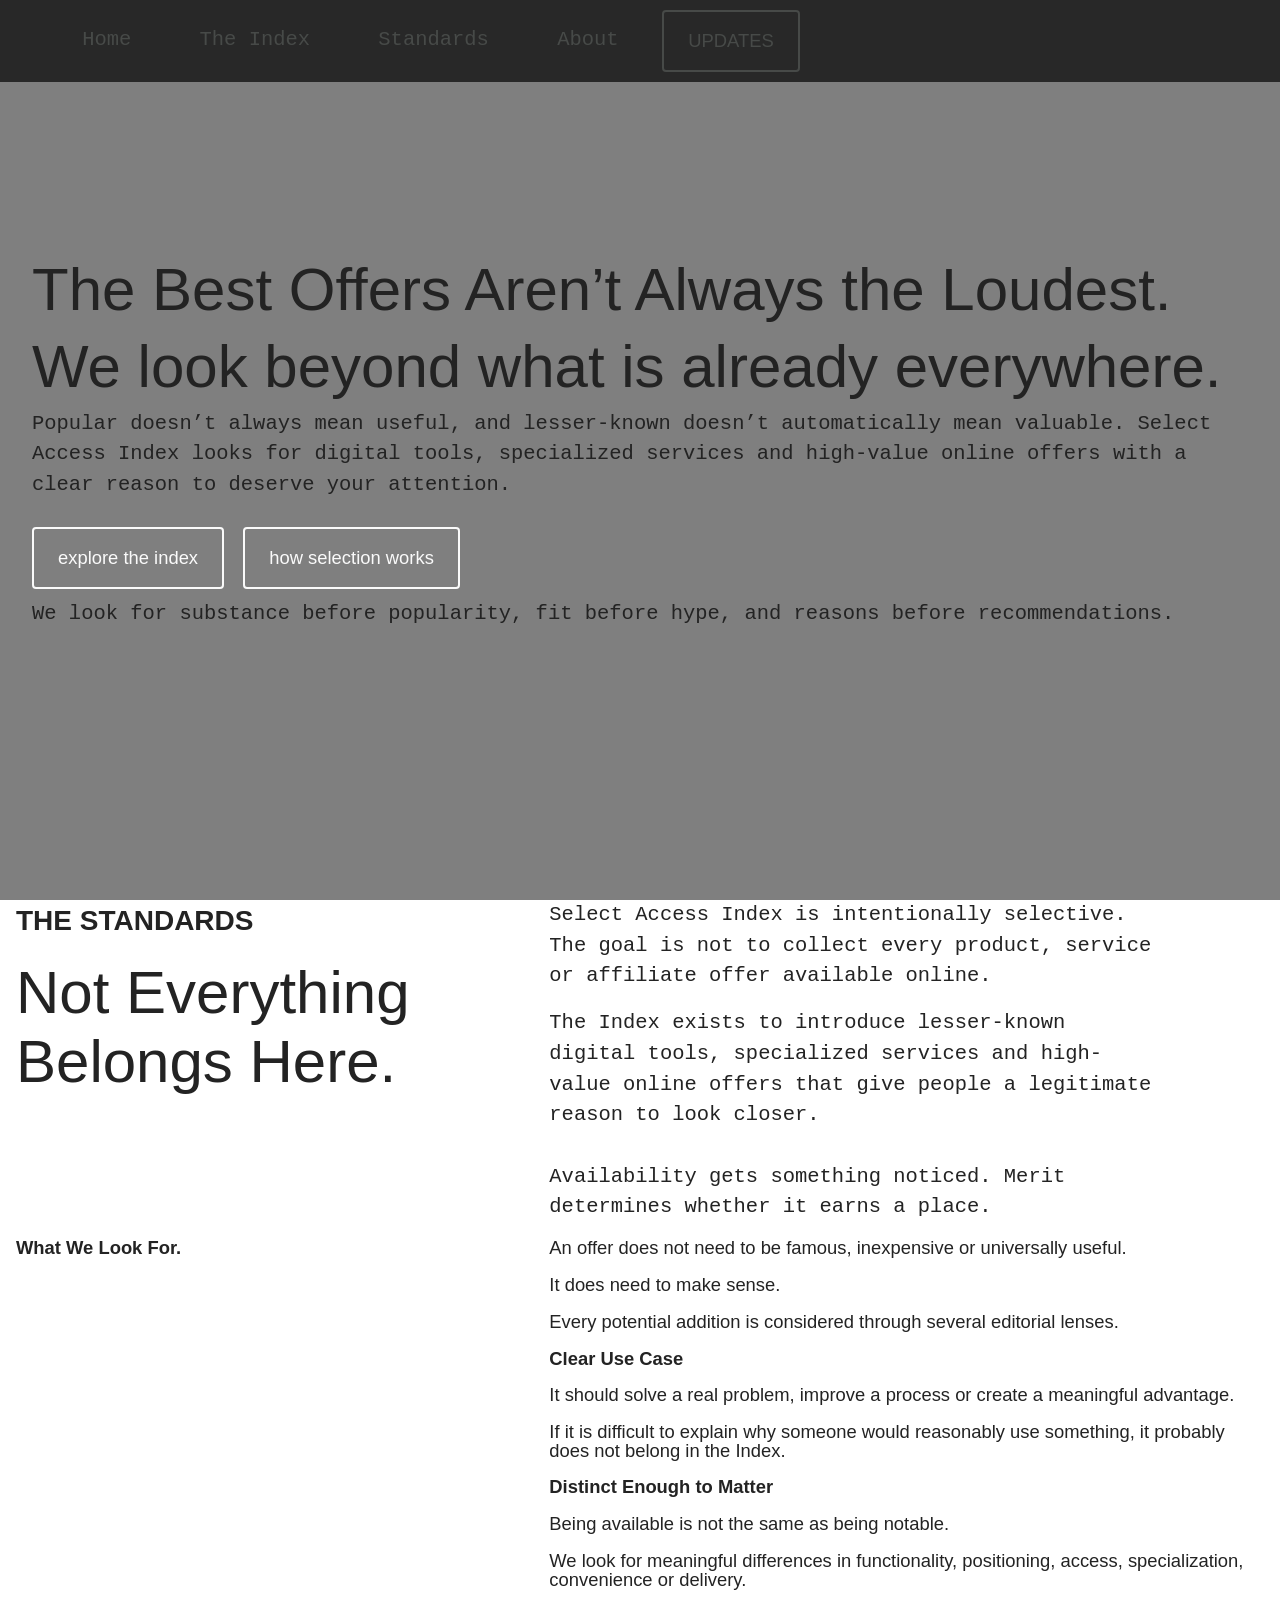
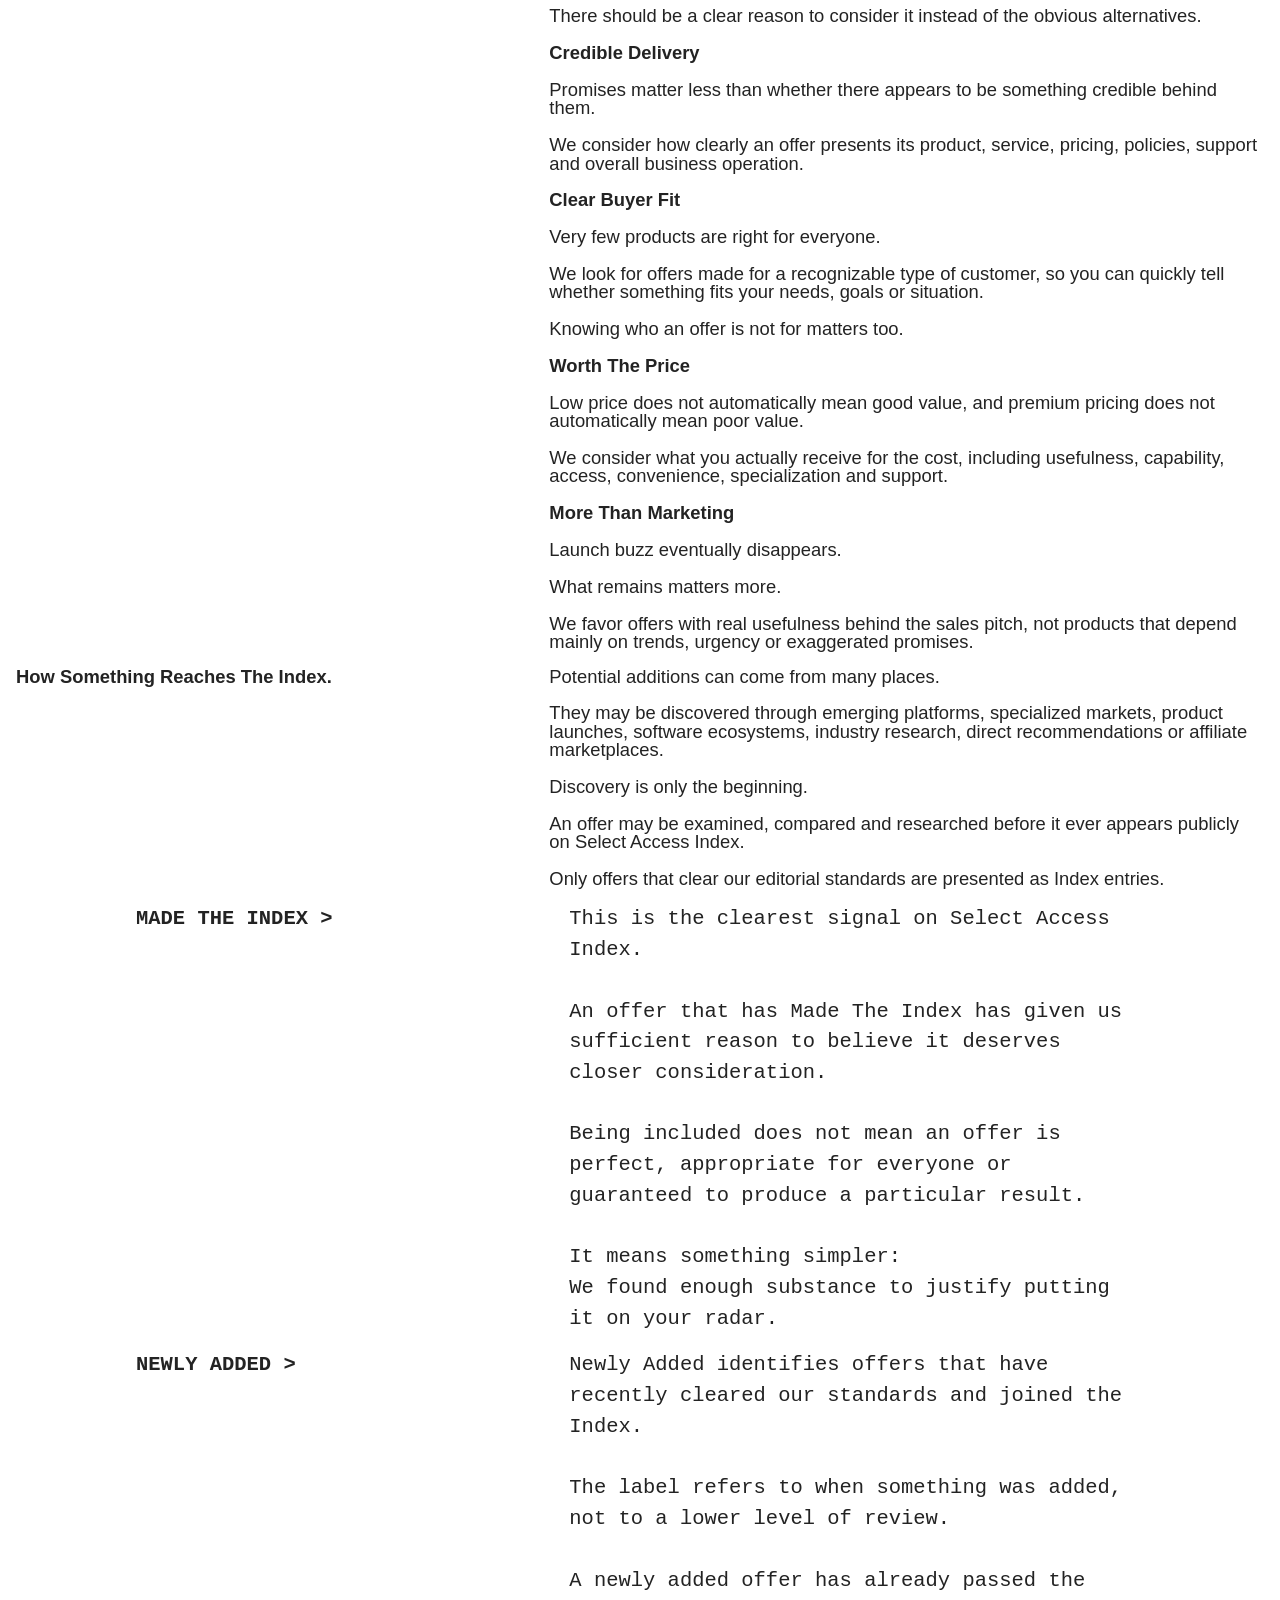
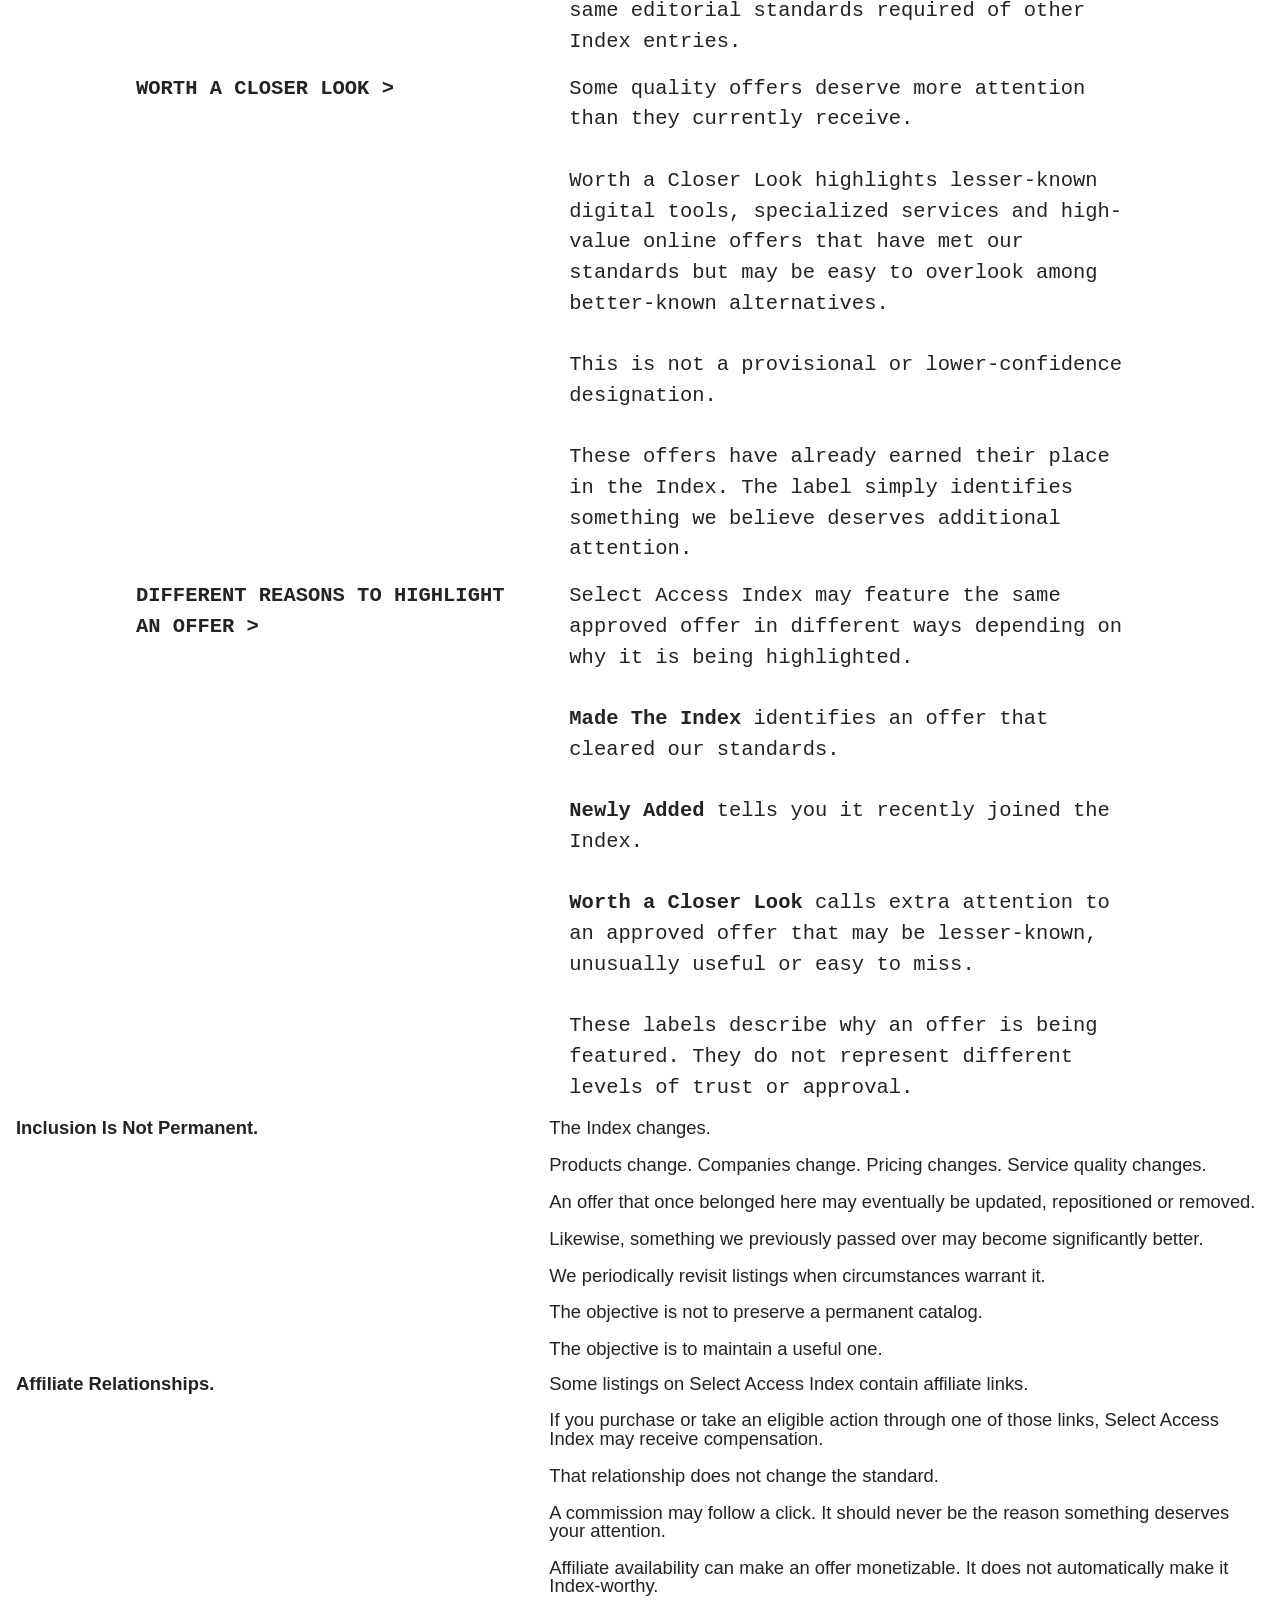
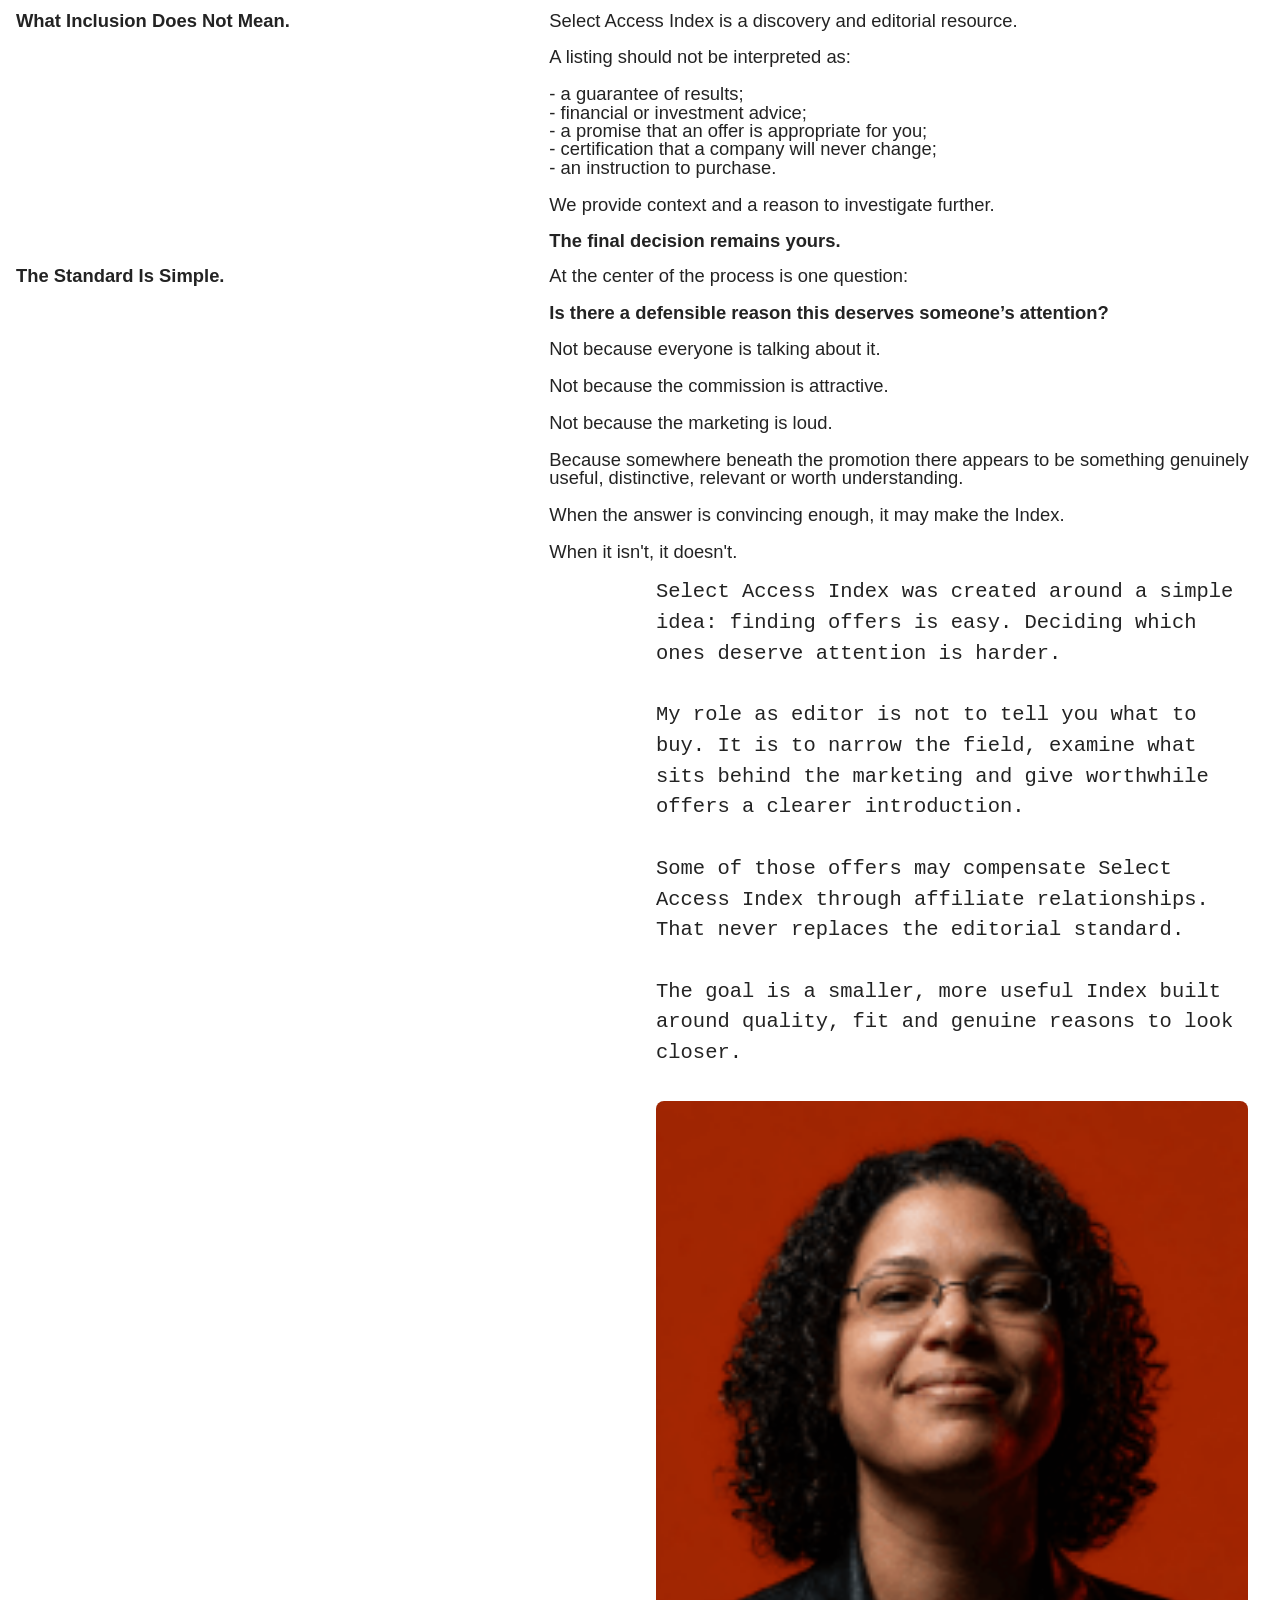
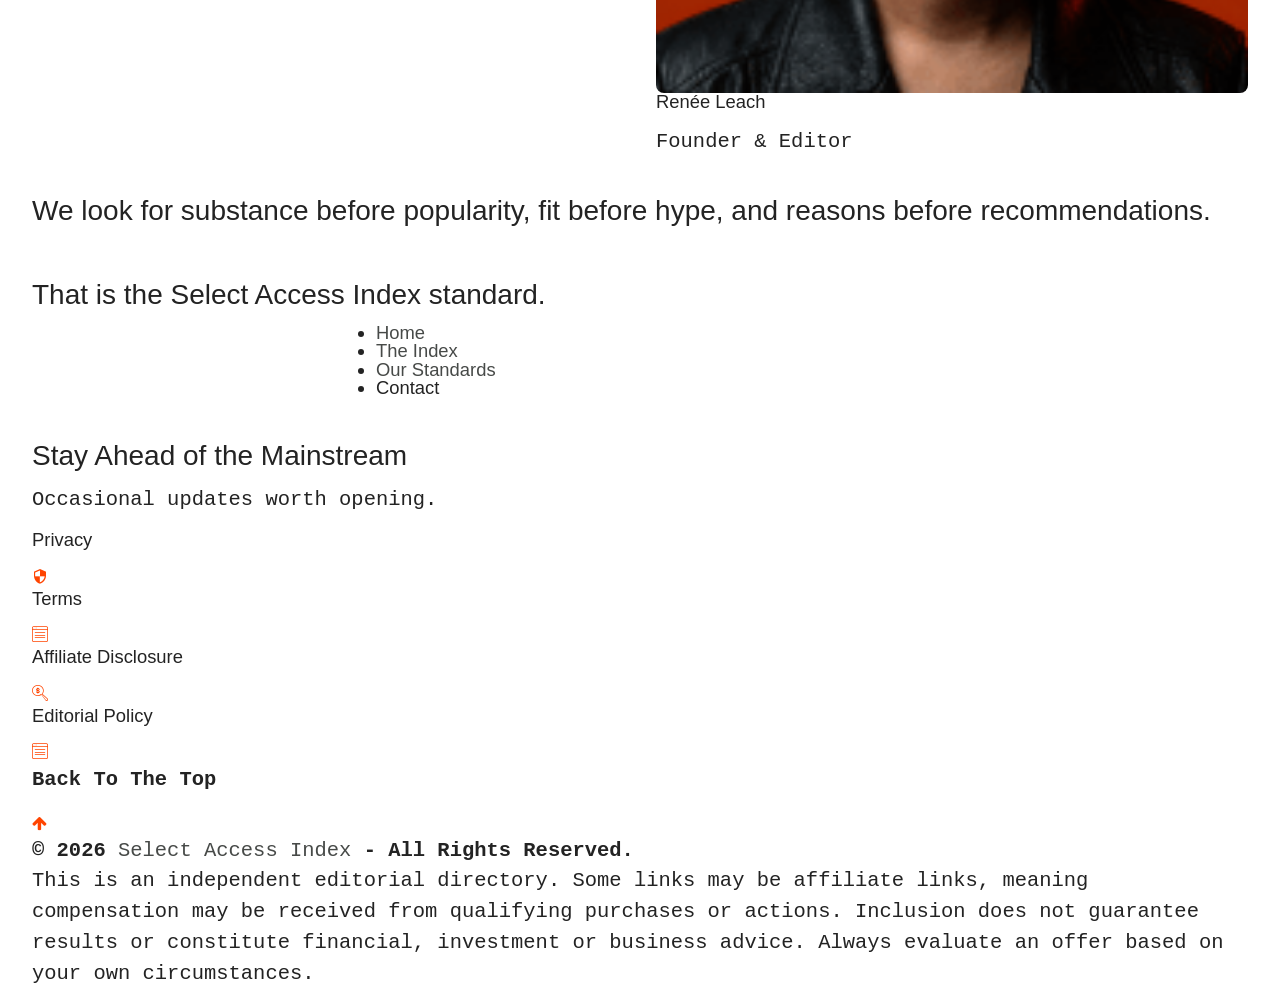
<file: standards.html>
<!DOCTYPE html>
<html  >
<head>
  
  <meta charset="UTF-8">
  <meta http-equiv="X-UA-Compatible" content="IE=edge">
  
  <meta name="viewport" content="width=device-width, initial-scale=1, minimum-scale=1">
  <link rel="shortcut icon" href="assets/images/logo.png" type="image/x-icon">
  <meta name="description" content="">
  
  
  <title>The Standards</title>
  <link rel="stylesheet" href="assets/web/assets/mobirise-icons2/mobirise2.css">
  <link rel="stylesheet" href="assets/Material-Design-Icons/css/material.css">
  <link rel="stylesheet" href="assets/FontAwesome/css/font-awesome.css">
  <link rel="stylesheet" href="assets/icon54/style.css">
  <link rel="stylesheet" href="assets/icon54-v4/style.css">
  <link rel="stylesheet" href="assets/bootstrap/css/bootstrap.min.css">
  <link rel="stylesheet" href="assets/parallax/jarallax.css">
  <link rel="stylesheet" href="assets/dropdown/css/style.css">
  <link rel="stylesheet" href="assets/socicon/css/styles.css">
  <link rel="stylesheet" href="assets/theme/css/style.css">
  <link rel="preload" href="https://fonts.googleapis.com/css?family=Inter+Tight:100,200,300,400,500,600,700,800,900,100i,200i,300i,400i,500i,600i,700i,800i,900i&display=swap" as="style" onload="this.onload=null;this.rel='stylesheet'">
  <noscript><link rel="stylesheet" href="https://fonts.googleapis.com/css?family=Inter+Tight:100,200,300,400,500,600,700,800,900,100i,200i,300i,400i,500i,600i,700i,800i,900i&display=swap"></noscript>
  <link rel="preload" as="style" href="assets/mobirise/css/mbr-additional.css?v=P1e9bd"><link rel="stylesheet" href="assets/mobirise/css/mbr-additional.css?v=P1e9bd" type="text/css">

  
  
  

</head>
<body>
  
  <section data-bs-version="5.1" class="menu menu01 elementm5 cid-vu3RGAh6qJ" once="menu" id="menu01-k">
    

    <nav class="navbar navbar-dropdown navbar-fixed-top navbar-expand-lg">
        <div class="content-wrap container-fluid">
            <div class="navbar-brand">
                
                
            </div>
            <button class="navbar-toggler" type="button" data-toggle="collapse" data-bs-toggle="collapse" data-target="#navbarSupportedContent" data-bs-target="#navbarSupportedContent" aria-controls="navbarNavAltMarkup" aria-expanded="false" aria-label="Toggle navigation">
                <div class="hamburger">
                    <span></span>
                    <span></span>
                    <span></span>
                    <span></span>
                </div>
            </button>
            <div class="collapse navbar-collapse" id="navbarSupportedContent">
                <ul class="navbar-nav nav-dropdown navbar-nav-top-padding" data-app-modern-menu="true"><li class="nav-item"><a class="nav-link link text-primary display-7" href="index.html">Home</a></li>
                    <li class="nav-item"><a class="nav-link link text-primary display-7" href="sei.html">The Index</a></li><li class="nav-item"><a class="nav-link link text-primary display-7" href="standards.html">Standards</a>
                    </li><li class="nav-item"><a class="nav-link link text-primary display-7" href="index.html#aheader2-4">About</a></li></ul>
                
                <div class="navbar-buttons mbr-section-btn"><a class="btn btn-primary-outline display-4" href="index.html#footer01-k">UPDATES</a></div>
            </div>
        </div>
    </nav>
</section>

<section data-bs-version="5.1" class="article03 elementm5 cid-vu3RGC5VPx mbr-fullscreen mbr-parallax-background" id="article03-q">
    

    
    <div class="mbr-overlay" style="opacity: 0.5; background-color: rgb(0, 0, 0);"></div>

    <div class="container-fluid">
        <div class="row">
            <div class="col-12">
                <div class="content-wrapper">
                    <div class="title-wrapper">
                        <div class="title-wrap">
                            <div class="marker-wrapper"></div>
                            <h2 class="mbr-section-title mbr-fonts-style display-2">The Best Offers Aren’t Always the Loudest.</h2>
                        </div>
                    </div>
                    <div class="subtitle-wrapper">
                        <h2 class="mbr-section-subtitle mbr-fonts-style display-2">We look beyond what is already everywhere.</h2>
                    </div>
                    <div class="text-wrapper">
                        <p class="mbr-text mbr-fonts-style display-7">
                            Popular doesn’t always mean useful, and lesser-known doesn’t automatically mean valuable. Select Access Index looks for digital tools, specialized services and high-value online offers with a clear reason to deserve your attention.
                        </p>
                    </div>
                    <div class="mbr-section-btn"><a class="btn btn-white-outline display-4" href="sei.html">explore the index</a>
                        <a class="btn btn-white-outline display-4" href="standards.html#article02-17">how selection works</a></div>
                    <div class="desc-wrapper">
                        <p class="mbr-desc mbr-fonts-style display-7">
                            We look for substance before popularity, fit before hype, and reasons before recommendations.
                        </p>
                    </div>
                </div>
            </div>
        </div>
    </div>
</section>

<section data-bs-version="5.1" class="article02 shapem5 cid-vu40bFwDiA" id="article02-17">
    

    
    

    <div class="container">
        <div class="row">
            <div class="col-12 col-lg-5">
                <div class="title-wrapper">
                    <div class="label-wrapper">
                        <p class="mbr-label mbr-fonts-style display-5">
                            <strong>THE STANDARDS</strong></p>
                    </div>
                    <h2 class="mbr-section-title mbr-fonts-style display-2">Not Everything Belongs Here.</h2>
                </div>
            </div>
            <div class="col-12 col-lg-6">
                <div class="content-wrapper">
                    <p class="mbr-desc mbr-fonts-style display-7">Select Access Index is intentionally selective. The goal is not to collect every product, service or affiliate offer available online.</p>
                    <p class="mbr-text mbr-fonts-style display-7">The Index exists to introduce lesser-known digital tools, specialized services and high-value online offers that give people a legitimate reason to look closer.<br><br>Availability gets something noticed. Merit determines whether it earns a place.</p>
                    
                </div>
            </div>
        </div>
    </div>
</section>

<section data-bs-version="5.1" class="article01 trustm5 cid-vu41wJoWKC" id="article01-19">
    

    
    

    <div class="container">
        <div class="row">
            <div class="col-12 col-lg-5">
                <div class="desc-wrapper">
                    <p class="mbr-desc mbr-fonts-style display-4"><strong>
                        What We Look For.
                    </strong></p>
                </div>
            </div>
            <div class="col-12 col-lg-7">
                <div class="text-wrapper">
                    <p class="mbr-text mbr-fonts-style display-4">An offer does not need to be famous, inexpensive or universally useful.<br><br>It does need to make sense.<br><br>Every potential addition is considered through several editorial lenses.<br>
<br><strong>Clear Use Case
<br></strong>
<br>It should solve a real problem, improve a process or create a meaningful advantage.<br><br>If it is difficult to explain why someone would reasonably use something, it probably does not belong in the Index.<br>
<br><strong>Distinct Enough to Matter
<br></strong>
<br>Being available is not the same as being notable.<br><br>We look for meaningful differences in functionality, positioning, access, specialization, convenience or delivery.<br><br>There should be a clear reason to consider it instead of the obvious alternatives.<br>
<br><strong>Credible Delivery
<br></strong>
<br>Promises matter less than whether there appears to be something credible behind them.<br><br>We consider how clearly an offer presents its product, service, pricing, policies, support and overall business operation.<br>
<br><strong>Clear Buyer Fit
<br></strong>
<br>Very few products are right for everyone.<br><br>We look for offers made for a recognizable type of customer, so you can quickly tell whether something fits your needs, goals or situation.<br><br>Knowing who an offer is not for matters too.<br>
<br><strong>Worth The Price<br></strong>
<br>Low price does not automatically mean good value, and premium pricing does not automatically mean poor value.<br><br>We consider what you actually receive for the cost, including usefulness, capability, access, convenience, specialization and support.<br>
<br><strong>More Than Marketing<br></strong>
<br>Launch buzz eventually disappears.<br><br>What remains matters more.<br><br>We favor offers with real usefulness behind the sales pitch, not products that depend mainly on trends, urgency or exaggerated promises.<br></p>
                </div>
            </div>
        </div>
    </div>
</section>

<section data-bs-version="5.1" class="article01 trustm5 cid-vu42t0rR5J" id="article01-1b">
    

    
    

    <div class="container">
        <div class="row">
            <div class="col-12 col-lg-5">
                <div class="desc-wrapper">
                    <p class="mbr-desc mbr-fonts-style display-4"><strong>
                        How Something Reaches The Index.
                    </strong></p>
                </div>
            </div>
            <div class="col-12 col-lg-7">
                <div class="text-wrapper">
                    <p class="mbr-text mbr-fonts-style display-4">Potential additions can come from many places.<br><br>They may be discovered through emerging platforms, specialized markets, product launches, software ecosystems, industry research, direct recommendations or affiliate marketplaces.<br><br>Discovery is only the beginning.<br><br>An offer may be examined, compared and researched before it ever appears publicly on Select Access Index.<br><br>Only offers that clear our editorial standards are presented as Index entries.</p>
                </div>
            </div>
        </div>
    </div>
</section>

<section data-bs-version="5.1" class="article01 standm5 cid-vugsl5RtLw" id="article01-1k">
    

    
    

    <div class="container-fluid">
        <div class="row justify-content-center">
            <div class="col-12 col-lg-10">
                <div class="content-wrapper">
                    <div class="row">
                        <div class="col-12 col-lg-5 card">
                            <div class="title-wrapper">
                                
                                <h3 class="mbr-section-title mbr-fonts-style display-7"><strong>MADE THE INDEX &gt;</strong></h3>
                            </div>
                            
                        </div>
                        <div class="col-12 col-lg-7">
                            <div class="text-wrapper">
                                <p class="mbr-text mbr-fonts-style display-7">This is the clearest signal on Select Access Index.<br><br>An offer that has Made The Index has given us sufficient reason to believe it deserves closer consideration.<br><br>Being included does not mean an offer is perfect, appropriate for everyone or guaranteed to produce a particular result.<br><br>It means something simpler:<br>We found enough substance to justify putting it on your radar.</p>
                            </div>
                        </div>
                    </div>
                </div>
            </div>
        </div>
    </div>
</section>

<section data-bs-version="5.1" class="article01 standm5 cid-vugsjjBTUV" id="article01-1j">
    

    
    

    <div class="container-fluid">
        <div class="row justify-content-center">
            <div class="col-12 col-lg-10">
                <div class="content-wrapper">
                    <div class="row">
                        <div class="col-12 col-lg-5 card">
                            <div class="title-wrapper">
                                
                                <h3 class="mbr-section-title mbr-fonts-style display-7"><strong>NEWLY ADDED &gt;</strong></h3>
                            </div>
                            
                        </div>
                        <div class="col-12 col-lg-7">
                            <div class="text-wrapper">
                                <p class="mbr-text mbr-fonts-style display-7">Newly Added identifies offers that have recently cleared our standards and joined the Index.<br><br>The label refers to when something was added, not to a lower level of review.<br><br>A newly added offer has already passed the same editorial standards required of other Index entries.</p>
                            </div>
                        </div>
                    </div>
                </div>
            </div>
        </div>
    </div>
</section>

<section data-bs-version="5.1" class="article01 standm5 cid-vuirz0aOVo" id="article01-21">
    

    
    

    <div class="container-fluid">
        <div class="row justify-content-center">
            <div class="col-12 col-lg-10">
                <div class="content-wrapper">
                    <div class="row">
                        <div class="col-12 col-lg-5 card">
                            <div class="title-wrapper">
                                
                                <h3 class="mbr-section-title mbr-fonts-style display-7"><strong>WORTH A CLOSER LOOK &gt;</strong></h3>
                            </div>
                            
                        </div>
                        <div class="col-12 col-lg-7">
                            <div class="text-wrapper">
                                <p class="mbr-text mbr-fonts-style display-7">Some quality offers deserve more attention than they currently receive.<br><br>Worth a Closer Look highlights lesser-known digital tools, specialized services and high-value online offers that have met our standards but may be easy to overlook among better-known alternatives.<br><br>This is not a provisional or lower-confidence designation.<br><br>These offers have already earned their place in the Index. The label simply identifies something we believe deserves additional attention.</p>
                            </div>
                        </div>
                    </div>
                </div>
            </div>
        </div>
    </div>
</section>

<section data-bs-version="5.1" class="article01 standm5 cid-vuis3XFdmZ" id="article01-22">
    

    
    

    <div class="container-fluid">
        <div class="row justify-content-center">
            <div class="col-12 col-lg-10">
                <div class="content-wrapper">
                    <div class="row">
                        <div class="col-12 col-lg-5 card">
                            <div class="title-wrapper">
                                
                                <h3 class="mbr-section-title mbr-fonts-style display-7"><strong>DIFFERENT REASONS TO HIGHLIGHT AN OFFER &gt;</strong></h3>
                            </div>
                            
                        </div>
                        <div class="col-12 col-lg-7">
                            <div class="text-wrapper">
                                <p class="mbr-text mbr-fonts-style display-7">Select Access Index may feature the same approved offer in different ways depending on why it is being highlighted.<br><br><strong>Made The Index</strong> identifies an offer that cleared our standards.<br><br><strong>Newly Added</strong> tells you it recently joined the Index.<br><br><strong>Worth a Closer Look</strong> calls extra attention to an approved offer that may be lesser-known, unusually useful or easy to miss.<br><br>These labels describe why an offer is being featured. They do not represent different levels of trust or approval.</p>
                            </div>
                        </div>
                    </div>
                </div>
            </div>
        </div>
    </div>
</section>

<section data-bs-version="5.1" class="article01 trustm5 cid-vu42W9DKBT" id="article01-1c">
    

    
    

    <div class="container">
        <div class="row">
            <div class="col-12 col-lg-5">
                <div class="desc-wrapper">
                    <p class="mbr-desc mbr-fonts-style display-4"><strong>
                        Inclusion Is Not Permanent.
                    </strong></p>
                </div>
            </div>
            <div class="col-12 col-lg-7">
                <div class="text-wrapper">
                    <p class="mbr-text mbr-fonts-style display-4">The Index changes.<br><br>Products change. Companies change. Pricing changes. Service quality changes.<br><br>An offer that once belonged here may eventually be updated, repositioned or removed.<br><br>Likewise, something we previously passed over may become significantly better.<br><br>We periodically revisit listings when circumstances warrant it.<br><br>The objective is not to preserve a permanent catalog.<br><br>The objective is to maintain a useful one.<br></p>
                </div>
            </div>
        </div>
    </div>
</section>

<section data-bs-version="5.1" class="article01 trustm5 cid-vu43NnTIq6" id="article01-1d">
    

    
    

    <div class="container">
        <div class="row">
            <div class="col-12 col-lg-5">
                <div class="desc-wrapper">
                    <p class="mbr-desc mbr-fonts-style display-4"><strong>
                        Affiliate Relationships.
                    </strong></p>
                </div>
            </div>
            <div class="col-12 col-lg-7">
                <div class="text-wrapper">
                    <p class="mbr-text mbr-fonts-style display-4">Some listings on Select Access Index contain affiliate links.<br><br>If you purchase or take an eligible action through one of those links, Select Access Index may receive compensation.<br><br>That relationship does not change the standard.<br><br>A commission may follow a click. It should never be the reason something deserves your attention.<br><br>Affiliate availability can make an offer monetizable. It does not automatically make it Index-worthy.<br></p>
                </div>
            </div>
        </div>
    </div>
</section>

<section data-bs-version="5.1" class="article01 trustm5 cid-vu447gUDm2" id="article01-1e">
    

    
    

    <div class="container">
        <div class="row">
            <div class="col-12 col-lg-5">
                <div class="desc-wrapper">
                    <p class="mbr-desc mbr-fonts-style display-4"><strong>
                        What Inclusion Does Not Mean.
                    </strong></p>
                </div>
            </div>
            <div class="col-12 col-lg-7">
                <div class="text-wrapper">
                    <p class="mbr-text mbr-fonts-style display-4">Select Access Index is a discovery and editorial resource.
<br>
<br>A listing should not be interpreted as:
<br>
<br>- a guarantee of results;
<br>- financial or investment advice;
<br>- a promise that an offer is appropriate for you;
<br>- certification that a company will never change;
<br>- an instruction to purchase.
<br>
<br>We provide context and a reason to investigate further.
<br>
<br><strong>The final decision remains yours.</strong><br></p>
                </div>
            </div>
        </div>
    </div>
</section>

<section data-bs-version="5.1" class="article01 trustm5 cid-vu4491QxRw" id="article01-1f">
    

    
    

    <div class="container">
        <div class="row">
            <div class="col-12 col-lg-5">
                <div class="desc-wrapper">
                    <p class="mbr-desc mbr-fonts-style display-4"><strong>
                        The Standard Is Simple.
                    </strong></p>
                </div>
            </div>
            <div class="col-12 col-lg-7">
                <div class="text-wrapper">
                    <p class="mbr-text mbr-fonts-style display-4">At the center of the process is one question:
<br>
<br><strong>Is there a defensible reason this deserves someone’s attention?
</strong><br>
<br>Not because everyone is talking about it.
<br>
<br>Not because the commission is attractive.
<br>
<br>Not because the marketing is loud.
<br>
<br>Because somewhere beneath the promotion there appears to be something genuinely useful, distinctive, relevant or worth understanding.
<br>
<br>When the answer is convincing enough, it may make the Index.
<br>
<br>When it isn't, it doesn't.<br></p>
                </div>
            </div>
        </div>
    </div>
</section>

<section data-bs-version="5.1" class="powerm5 people4 cid-vuh4edvBKP" id="people4-1p">
  

  
  
  <div class="container-fluid">
    
    <div class="row justify-content-center">
      <div class="col-lg-6 col-md-12">
        <div class="align w-100">
          <h2 class="mbr-section-subtitle mbr-fonts-style mbr-white mb-3 display-5">A note from the editor</h2>
        </div>
      </div>
      <div class="card col-12 col-md-12 col-lg-6">
        <div class="card-wrapper">
          <p class="mbr-text mbr-fonts-style mb-4 display-7">Select Access Index was created around a simple idea: finding offers is easy. Deciding which ones deserve attention is harder.<br><br>My role as editor is not to tell you what to buy. It is to narrow the field, examine what sits behind the marketing and give worthwhile offers a clearer introduction.<br><br>Some of those offers may compensate Select Access Index through affiliate relationships. That never replaces the editorial standard.<br><br>The goal is a smaller, more useful Index built around quality, fit and genuine reasons to look closer.</p>
          <div class="d-flex mb-md-0 mb-4">
            <div class="image-wrapper">
              <img src="assets/images/e23881d4-690f-410b-9995-3c2adae70bcd-180x180.png" alt="">
            </div>
            <div class="text-wrapper">
              <p class="name mbr-fonts-style m-0 display-4">Renée Leach<br></p>
              <p class="position mbr-fonts-style display-7">
                Founder &amp; Editor</p>
            </div>
          </div>
        </div>
      </div>
    </div>
  </div>
</section>

<section data-bs-version="5.1" class="article01 walletm5 cid-vu3WmyoJM0" id="article01-15">
    

    
    

    <div class="container-fluid">
        <div class="row">
            <div class="col-12">
                <div class="content-wrapper">
                    
                    <div class="title-wrapper">
                        <h2 class="mbr-section-title mbr-fonts-style display-5">We look for substance before popularity, fit before hype, and reasons before recommendations.
<br>
<br>That is the Select Access Index standard.<br></h2>
                    </div>
                    
                </div>
            </div>
        </div>
    </div>
</section>

<section data-bs-version="5.1" class="footer01 elementm5 cid-vu3RGD1RiR" once="footers" id="footer01-t">
    

    
    

    <div class="container-fluid">
        <div class="row items-wrapper justify-content-center">
            <div class="col-12 card">
                <div class="border-wrap"></div>
            </div>
            <div class="col-12 col-lg-6 card">
                <div class="nav-wrapper">
                    <div class="nav-wrap">
                        <ul class="list mbr-fonts-style display-4">
                            <li class="item-wrap"><a href="index.html" class="text-primary">Home</a></li>
                            <li class="item-wrap"><a href="sei.html" class="text-primary">The Index</a></li>
                            <li class="item-wrap"><a href="standards.html" class="text-primary">Our Standards</a></li><a href="page2.html" class="text-primary">
                            </a><li class="item-wrap">Contact</li>
                        </ul>
                    </div>
                    
                </div>
            </div>
            <div class="col-12 col-lg-3 card">
                <div class="content-wrapper">
                    <h2 class="mbr-section-title mbr-fonts-style display-5">Stay Ahead of the Mainstream</h2>
                    <p class="mbr-text mbr-fonts-style display-7">
                        Occasional updates worth opening.
                    </p>
<div id="raim-form-embed-1"></div>
<script src="https://masteraffiliatehub4740.live-website.com/wp-json/raim/v1/embed?form=1" async></script>
                </div>
            </div>
            <div class="col-12 col-lg-3 card">
                <div class="social-wrapper">
                    <div class="social-wrap">
                        <div class="soc-item">
                            <p class="mbr-soc mbr-fonts-style display-4">
                                Privacy</p>
                            <a href="#">
                                <span class="mbr-iconfont card-icon mdi-hardware-security" style="color: rgb(255, 68, 0); fill: rgb(255, 68, 0);"></span>
                            </a>
                        </div>
                        <div class="soc-item">
                            <p class="mbr-soc mbr-fonts-style display-4">
                                Terms</p>
                            <a href="#">
                                <span class="mbr-iconfont icon54-v4-webpage" style="color: rgb(255, 68, 0); fill: rgb(255, 68, 0);"></span>
                            </a>
                        </div>
                        <div class="soc-item">
                            <p class="mbr-soc mbr-fonts-style display-4">
                                Affiliate Disclosure</p>
                            <a href="#">
                                <span class="mbr-iconfont icon54-v1-search-money" style="color: rgb(255, 68, 0); fill: rgb(255, 68, 0);"></span>
                            </a>
                        </div>
                        <div class="soc-item">
                            <p class="mbr-soc mbr-fonts-style display-4">
                                Editorial Policy</p>
                            <a href="#">
                                <span class="mbr-iconfont icon54-v4-webpage" style="color: rgb(255, 68, 0); fill: rgb(255, 68, 0);"></span>
                            </a>
                        </div>
                        <div class="soc-item">
                            <p class="mbr-soc mbr-fonts-style display-7"><strong>Back To The Top</strong></p>
                            <a href="#">
                                <span class="mbr-iconfont fa-arrow-up fa" style="color: rgb(255, 68, 0); fill: rgb(255, 68, 0);"></span>
                            </a>
                        </div>
                    </div>
                </div>
            </div>
            <div class="col-12 card">
                <div class="border-wrap"></div>
            </div>
            <div class="col-12 card">
                <p class="mbr-copy mbr-fonts-style display-7"><strong>
                    © 2026 <a href="index.html" class="text-primary">Select Access Index</a> - All Rights Reserved.</strong><br>This is an independent editorial directory. Some links may be affiliate links, meaning compensation may be received from qualifying purchases or actions. Inclusion does not guarantee results or constitute financial, investment or business advice. Always evaluate an offer based on your own circumstances.<br></p>
            </div>
        </div>
    </div>
</section>


<script src="assets/bootstrap/js/bootstrap.bundle.min.js"></script>
  <script src="assets/parallax/jarallax.js"></script>
  <script src="assets/smoothscroll/smooth-scroll.js"></script>
  <script src="assets/ytplayer/index.js"></script>
  <script src="assets/dropdown/js/navbar-dropdown.js"></script>
  <script src="assets/theme/js/script.js"></script>
  
  
  

</body>
</html>
</file>
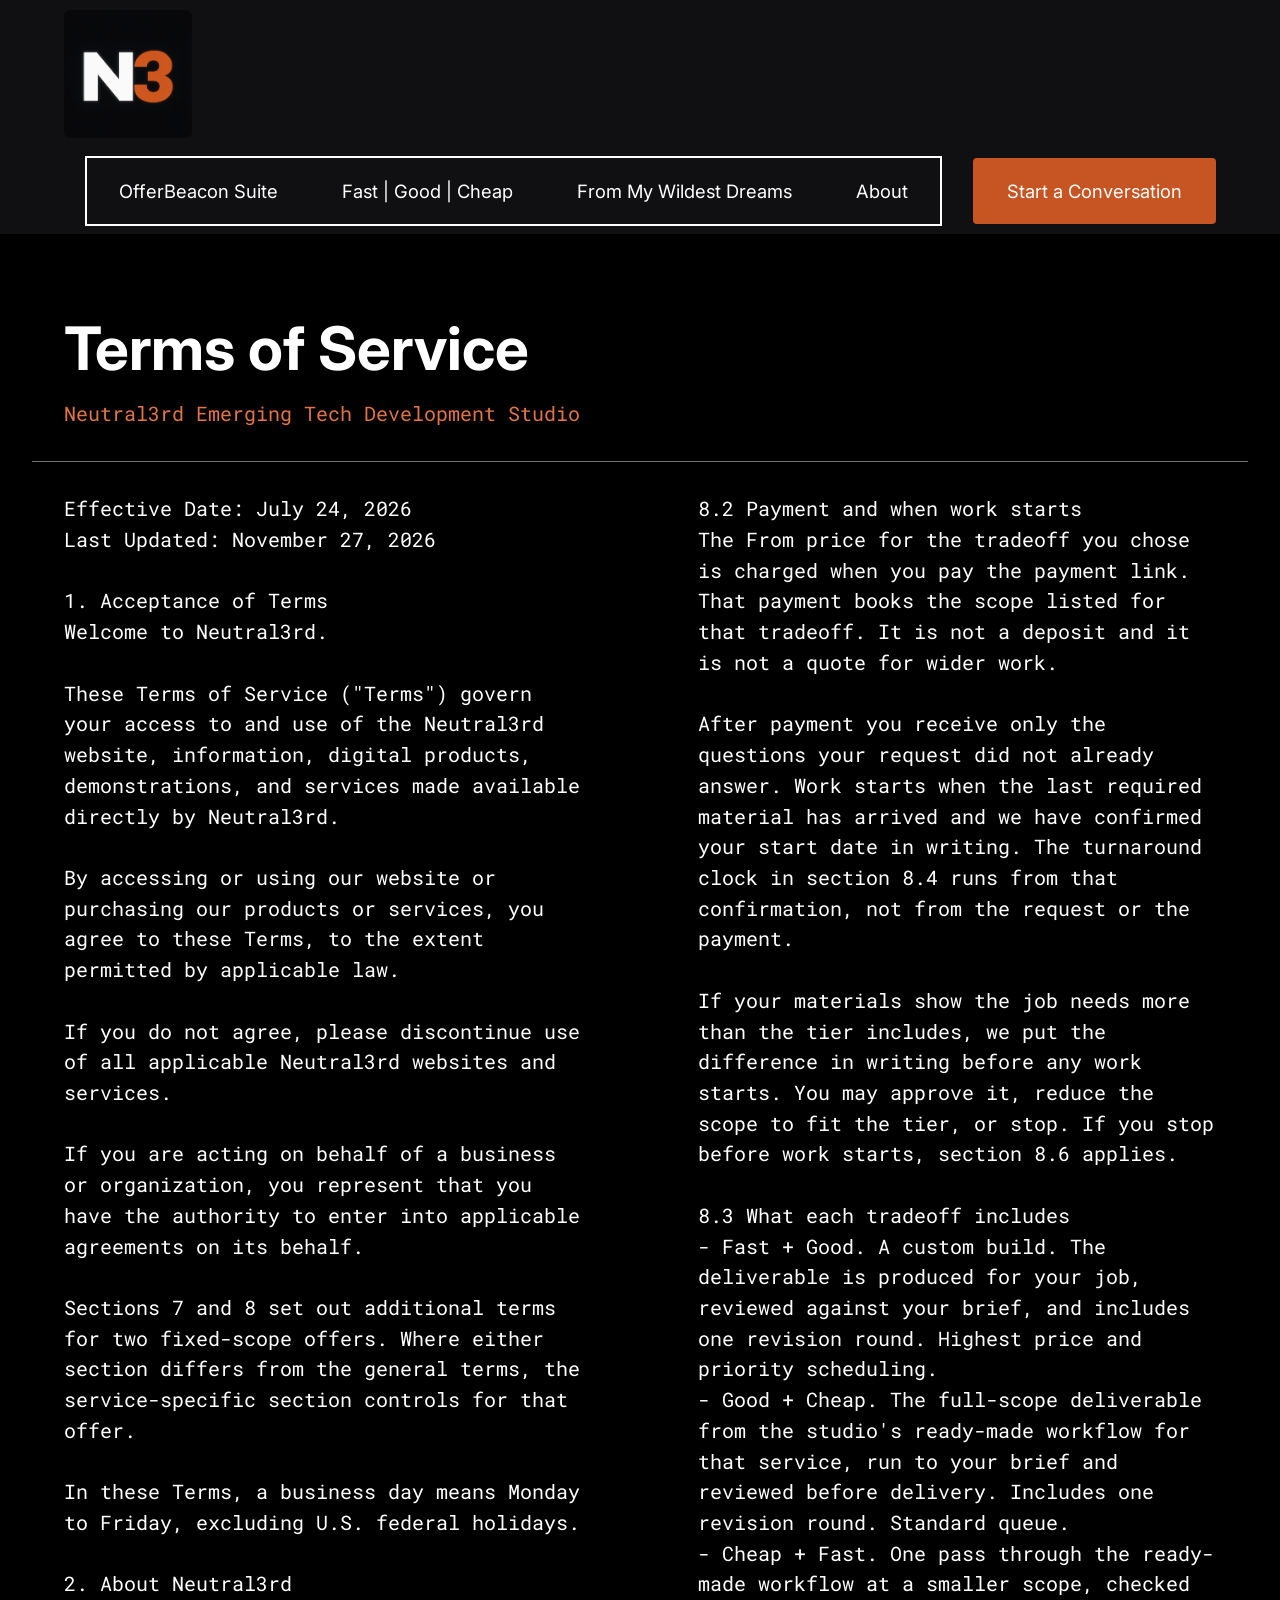
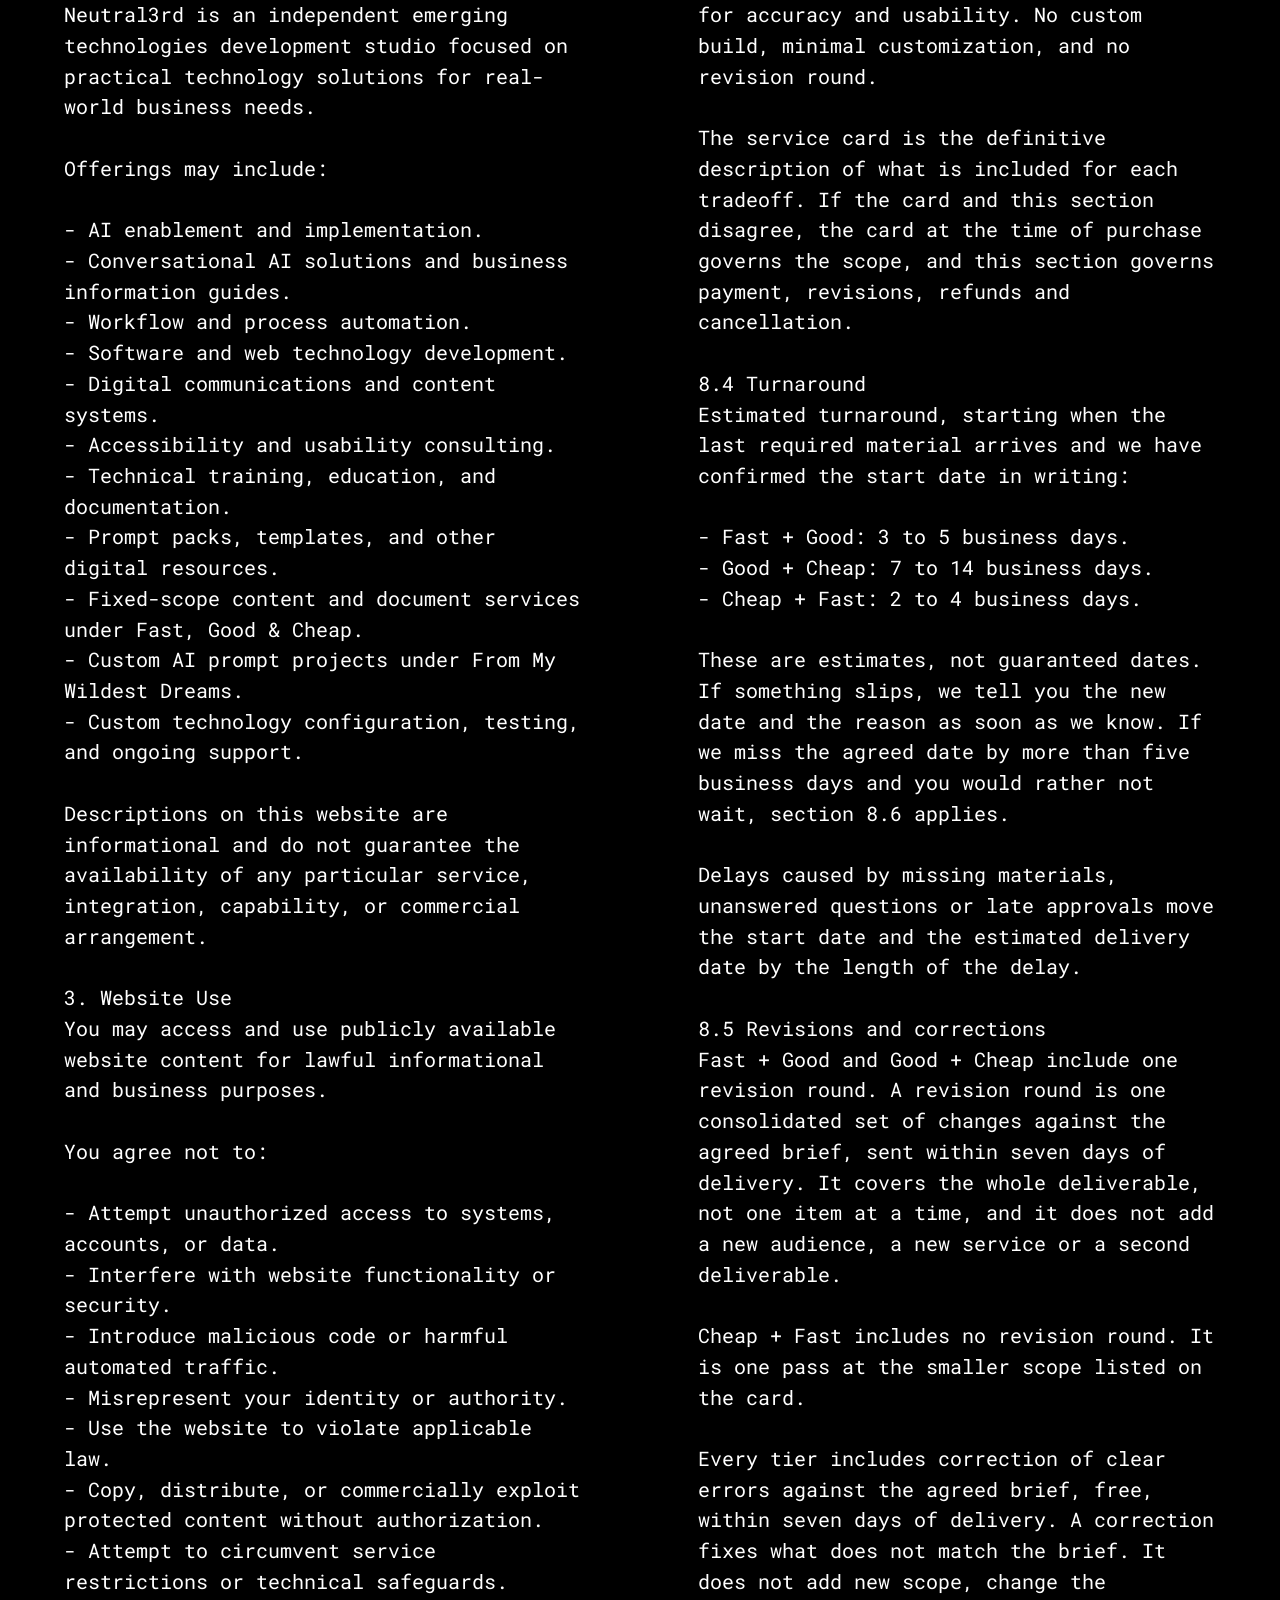
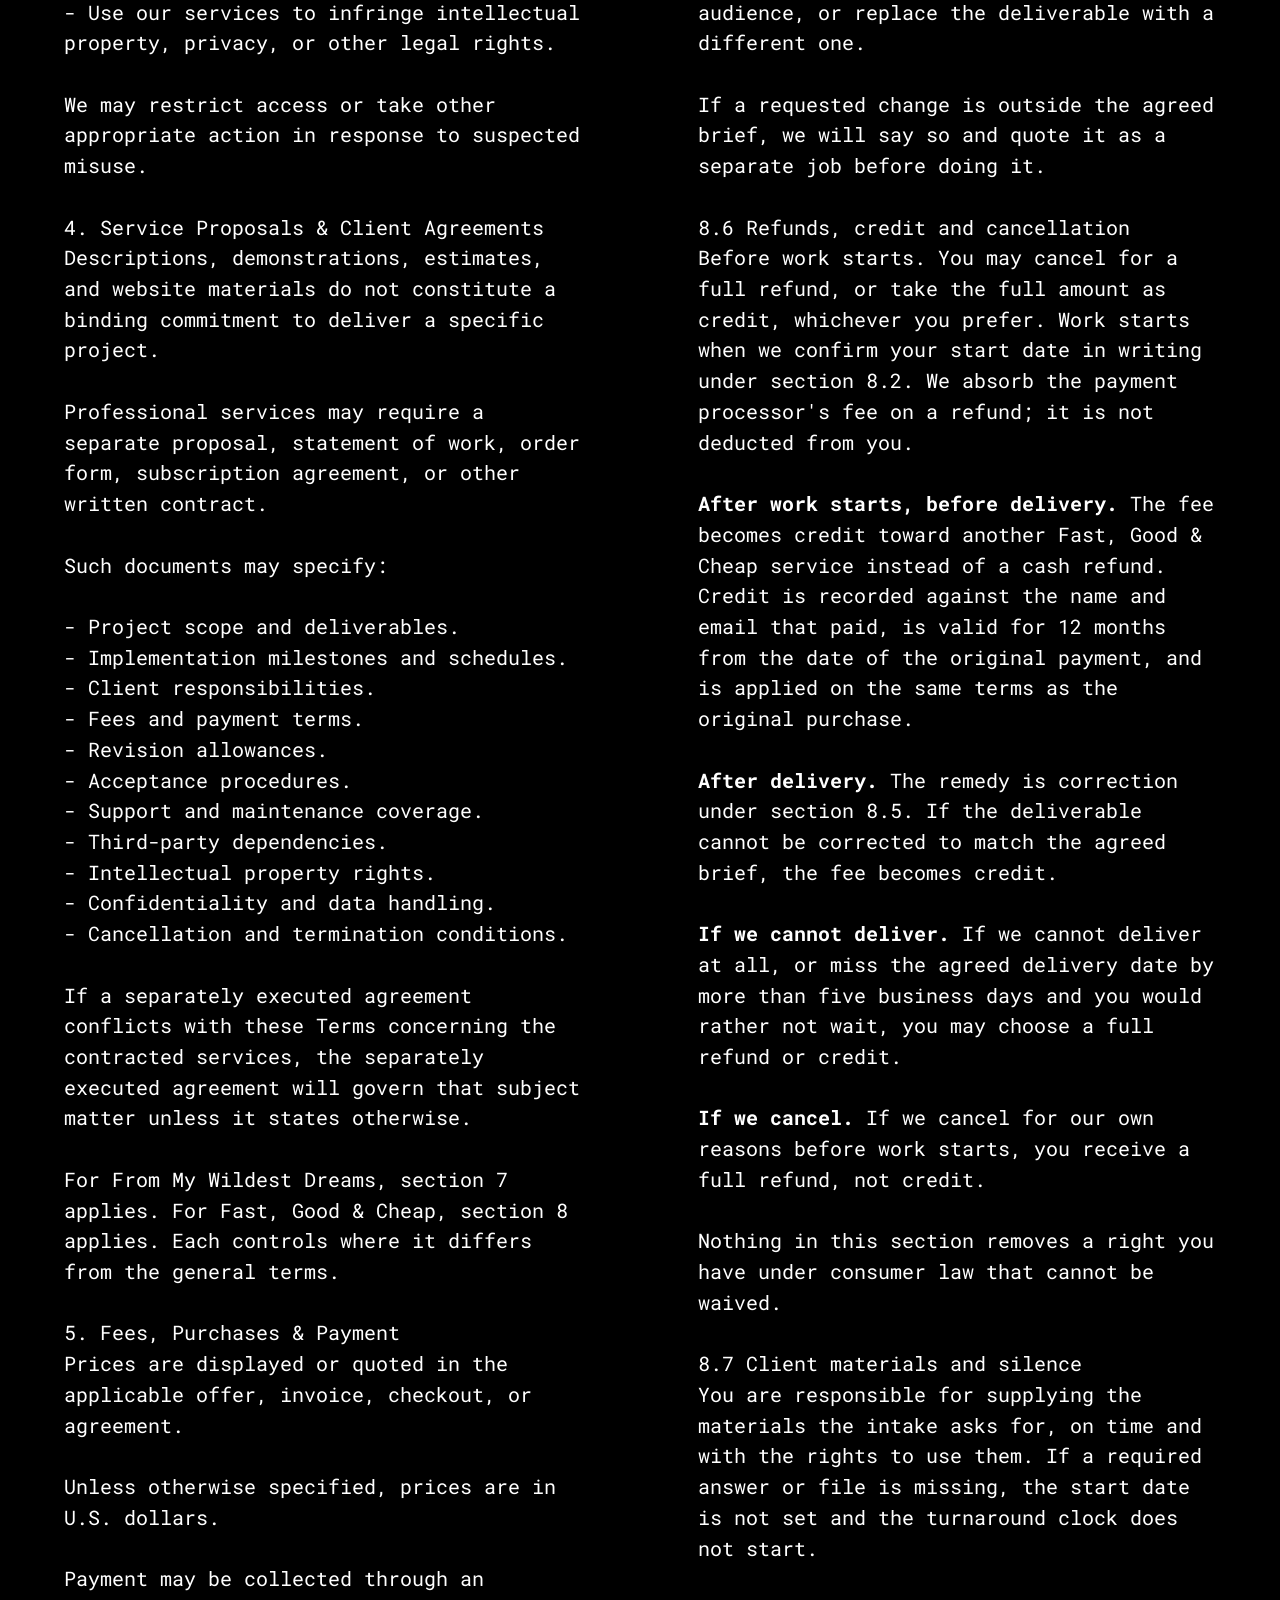
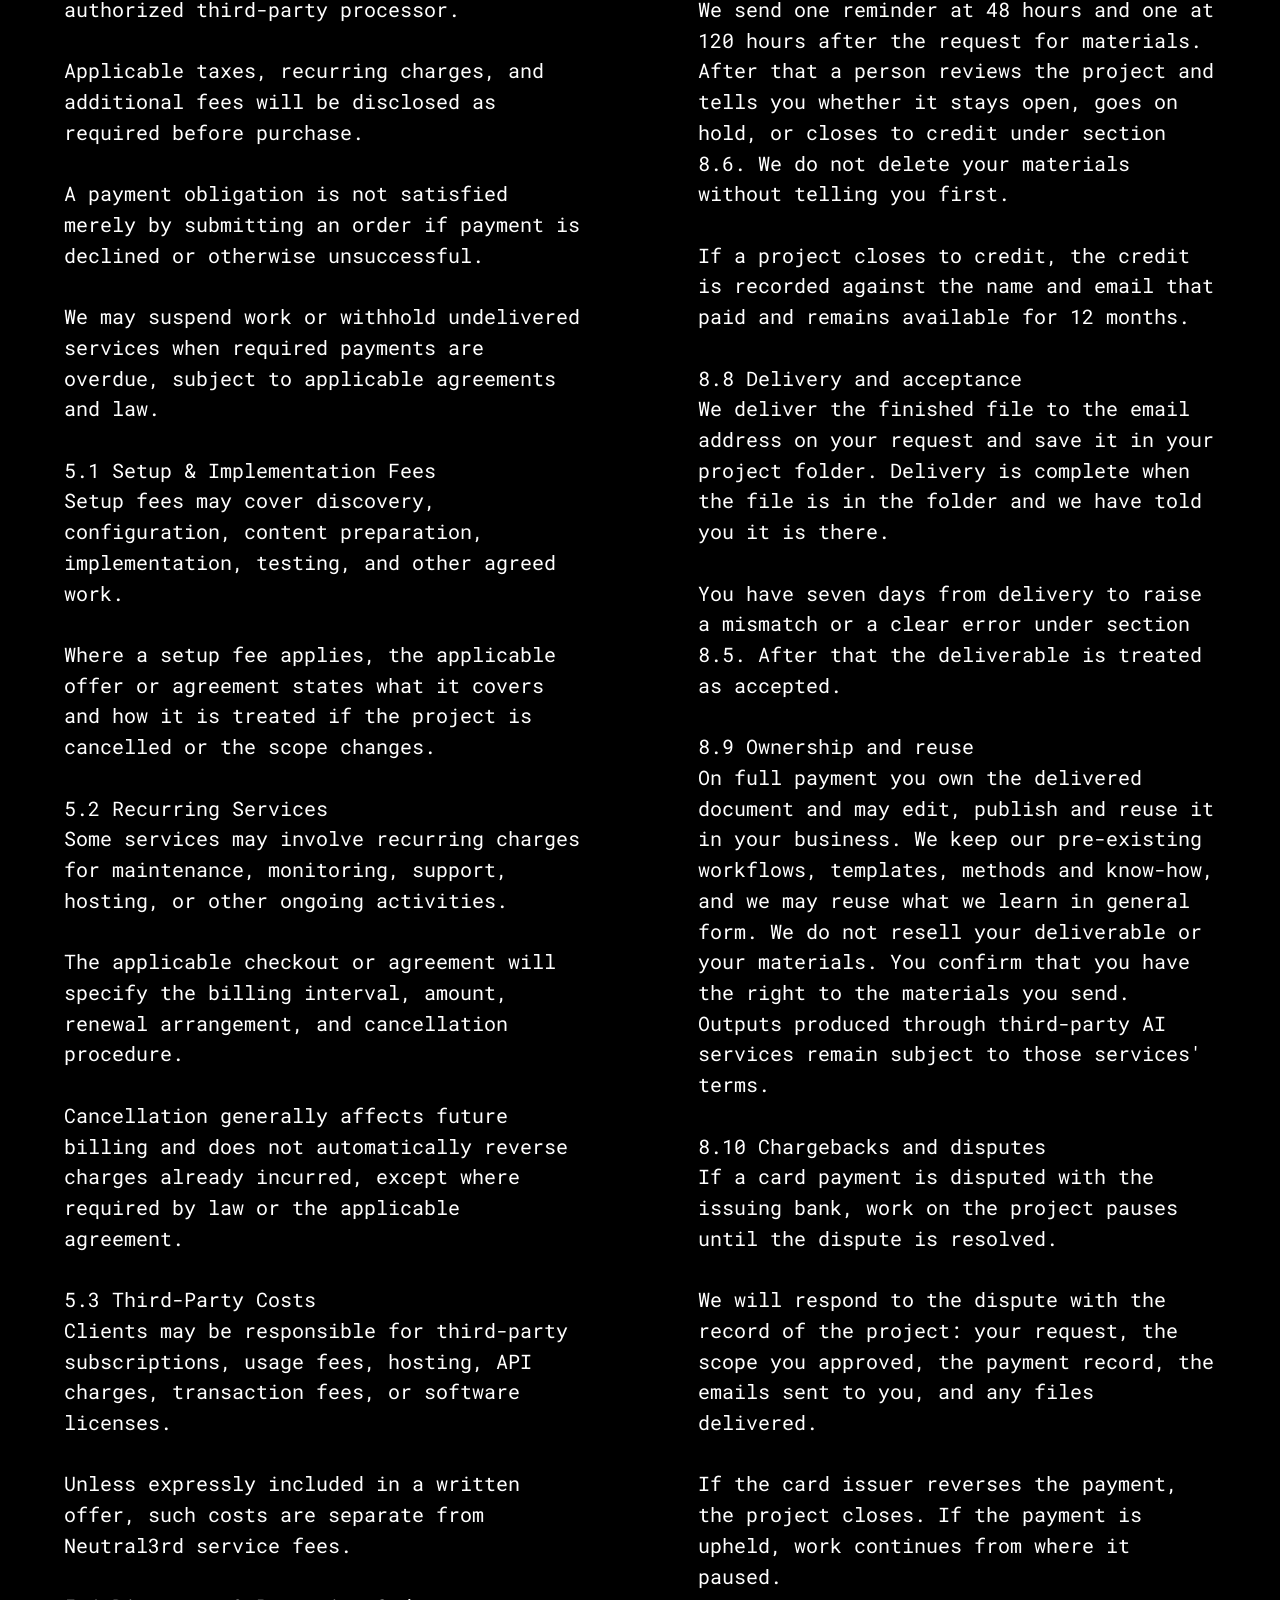
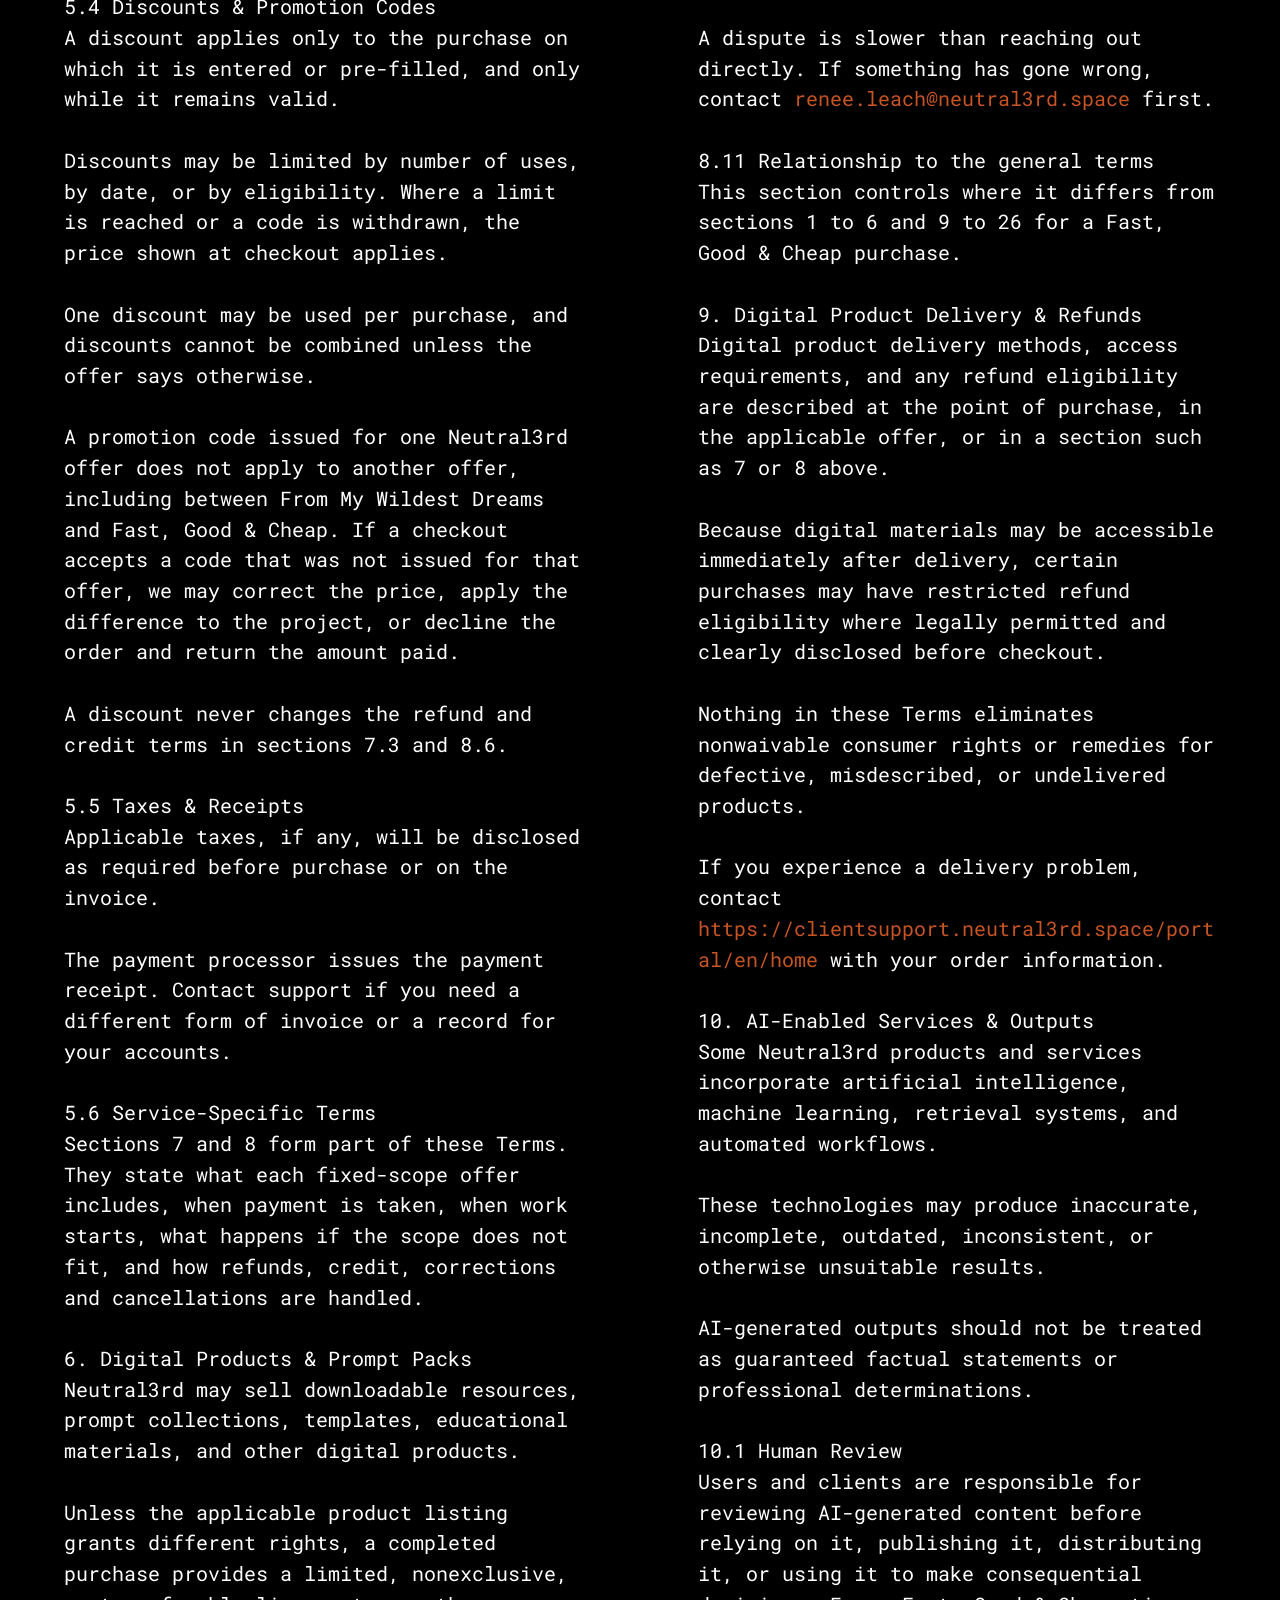
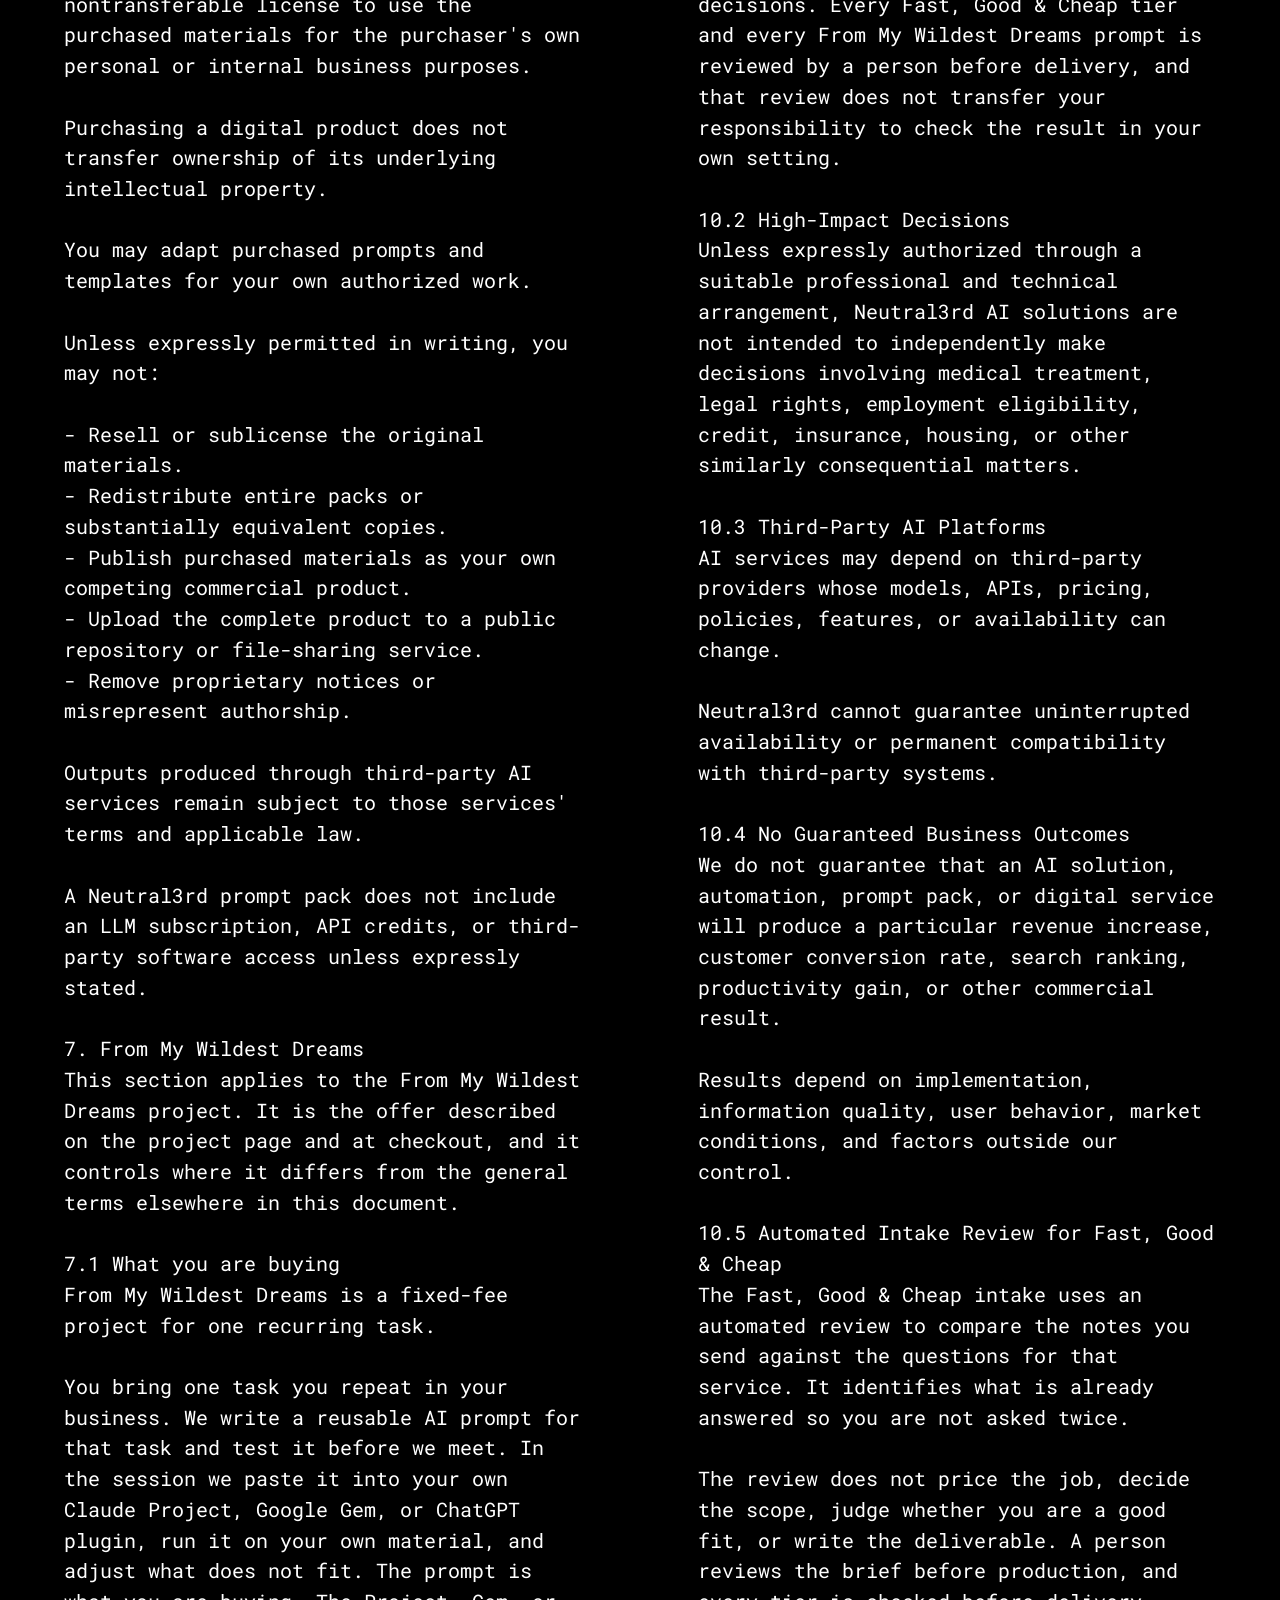
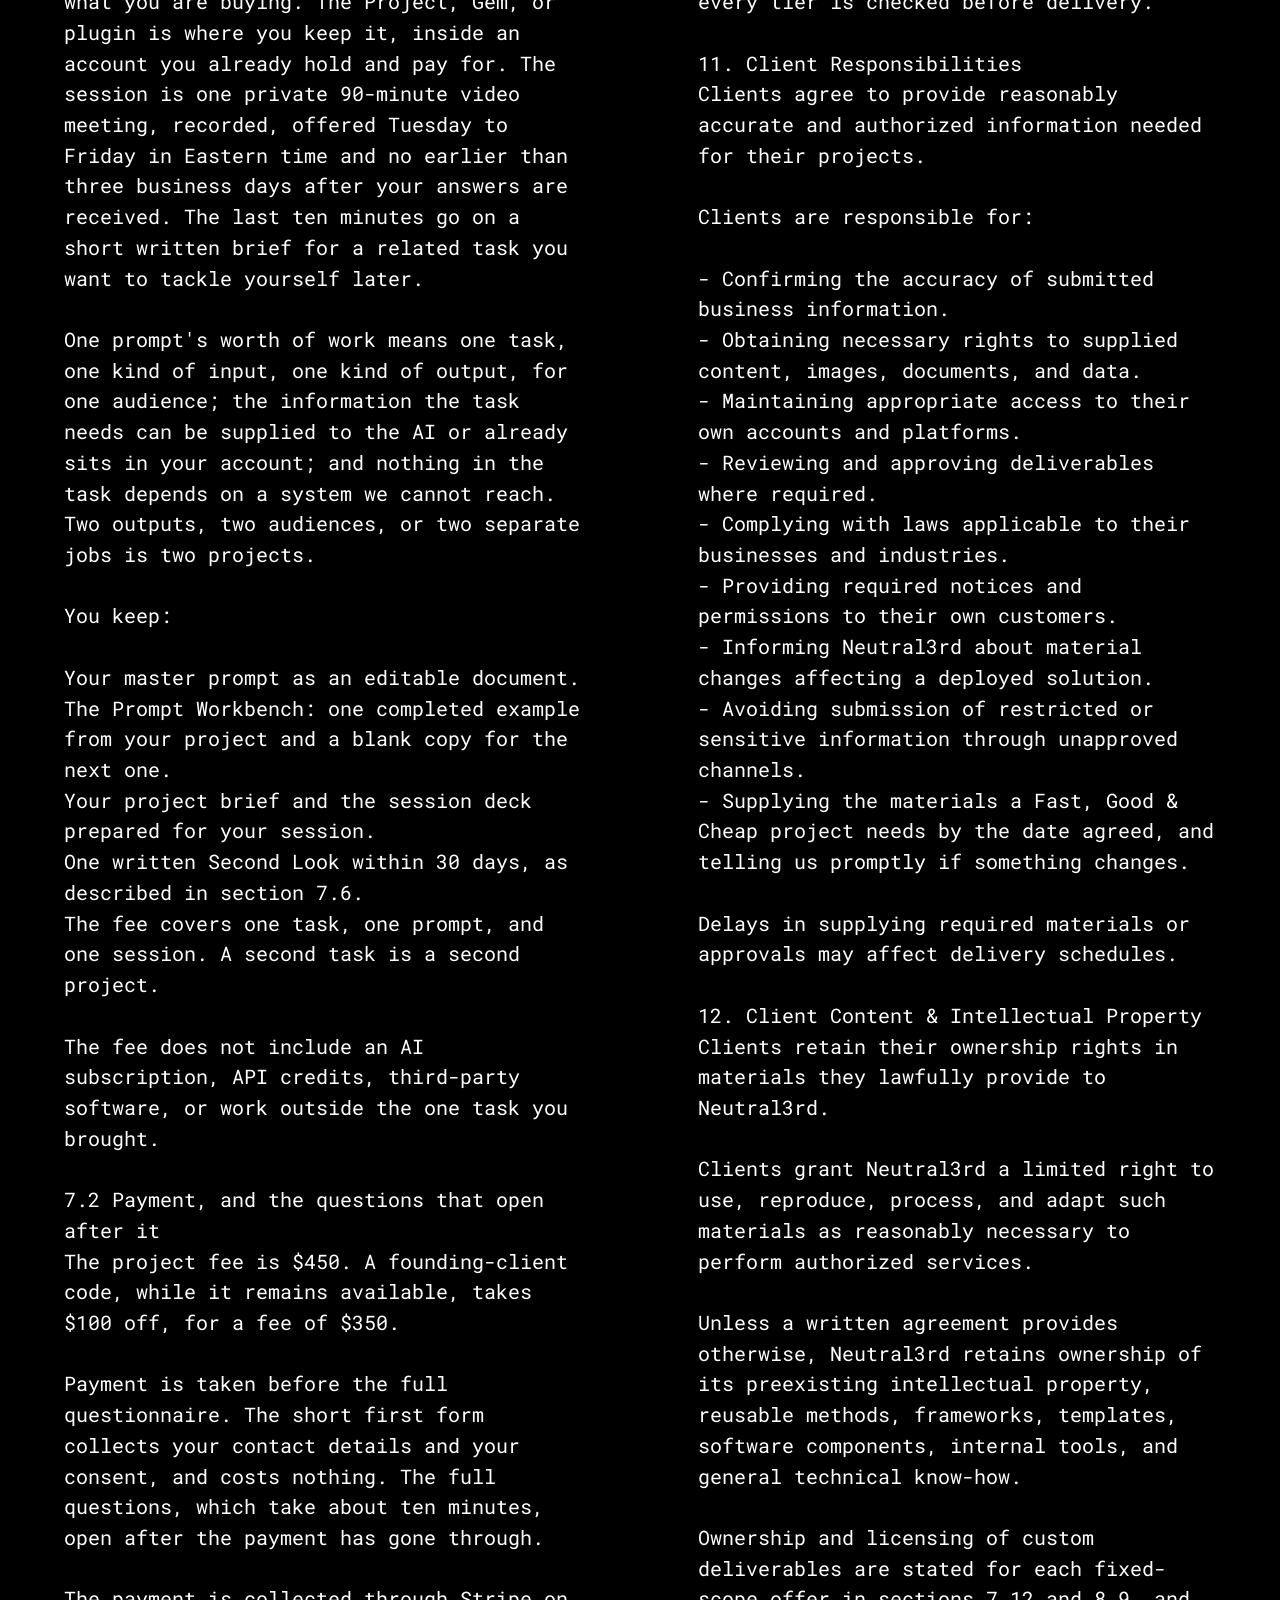
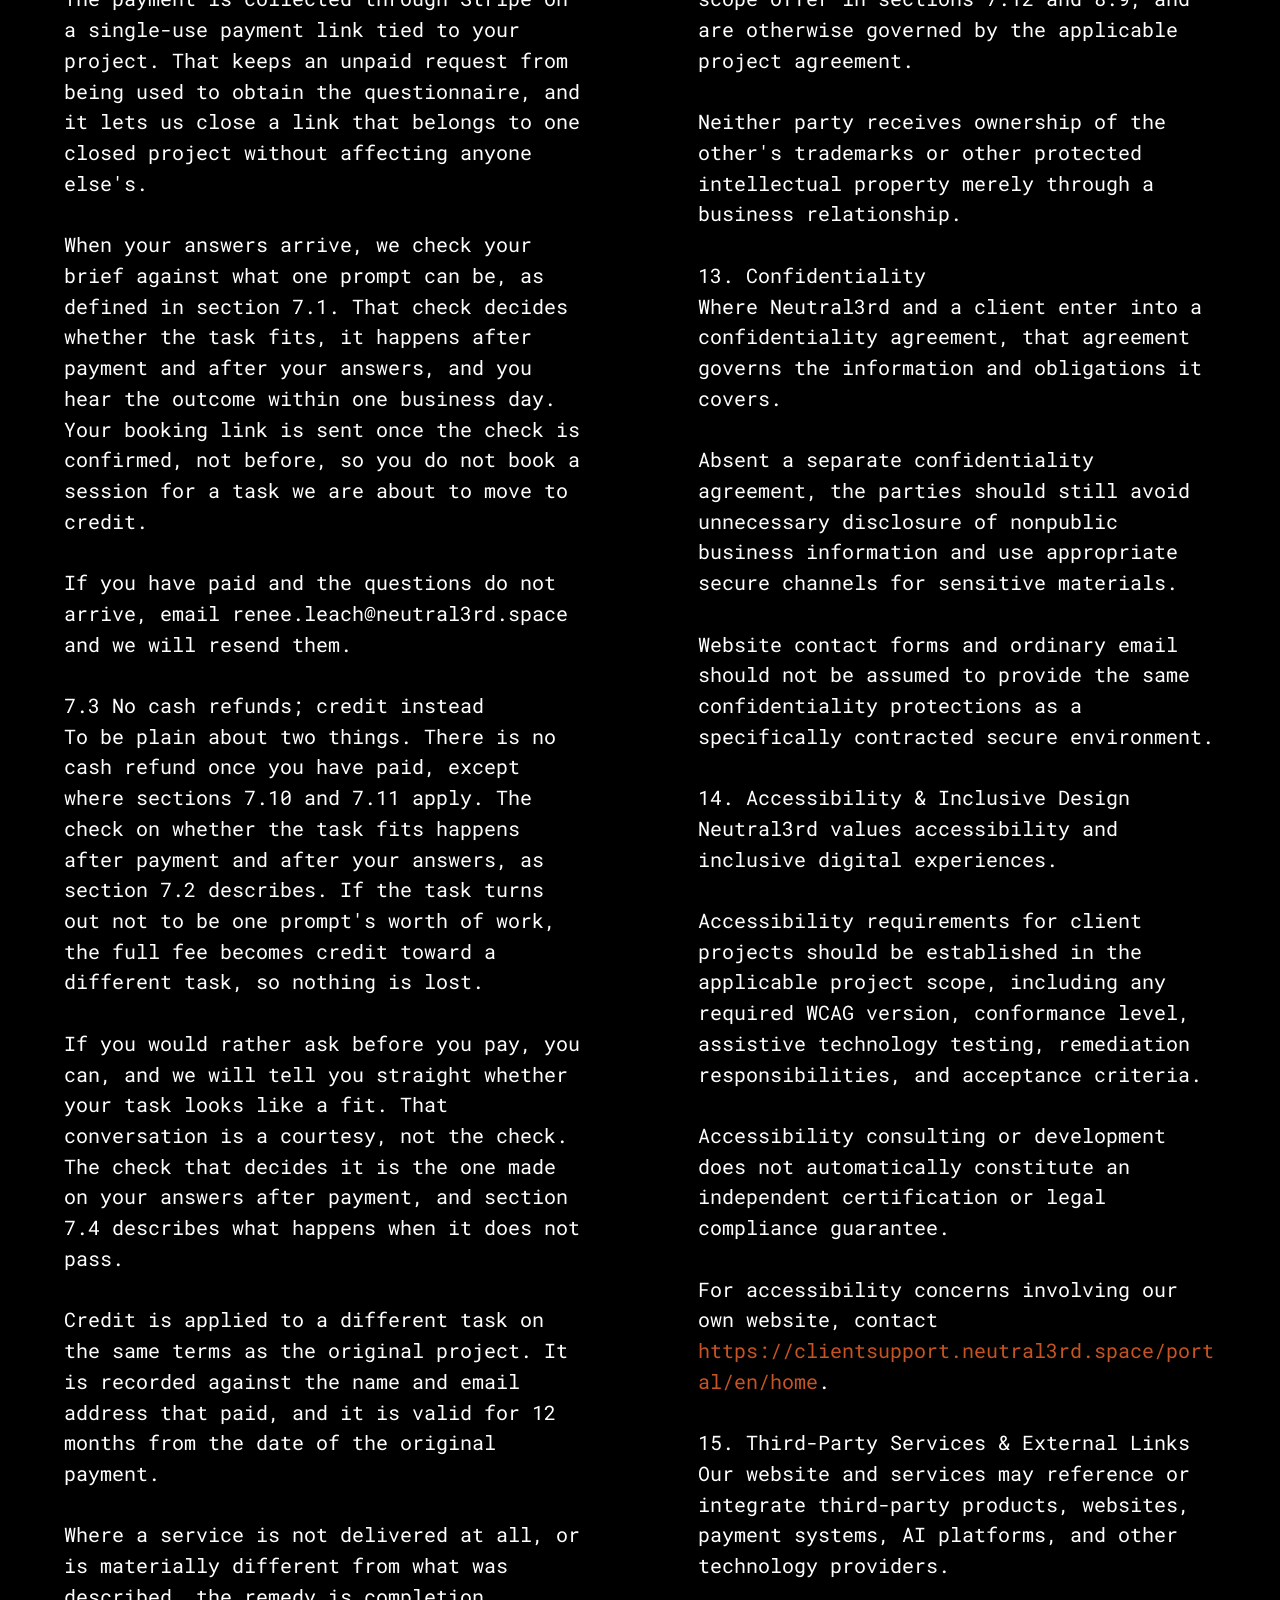
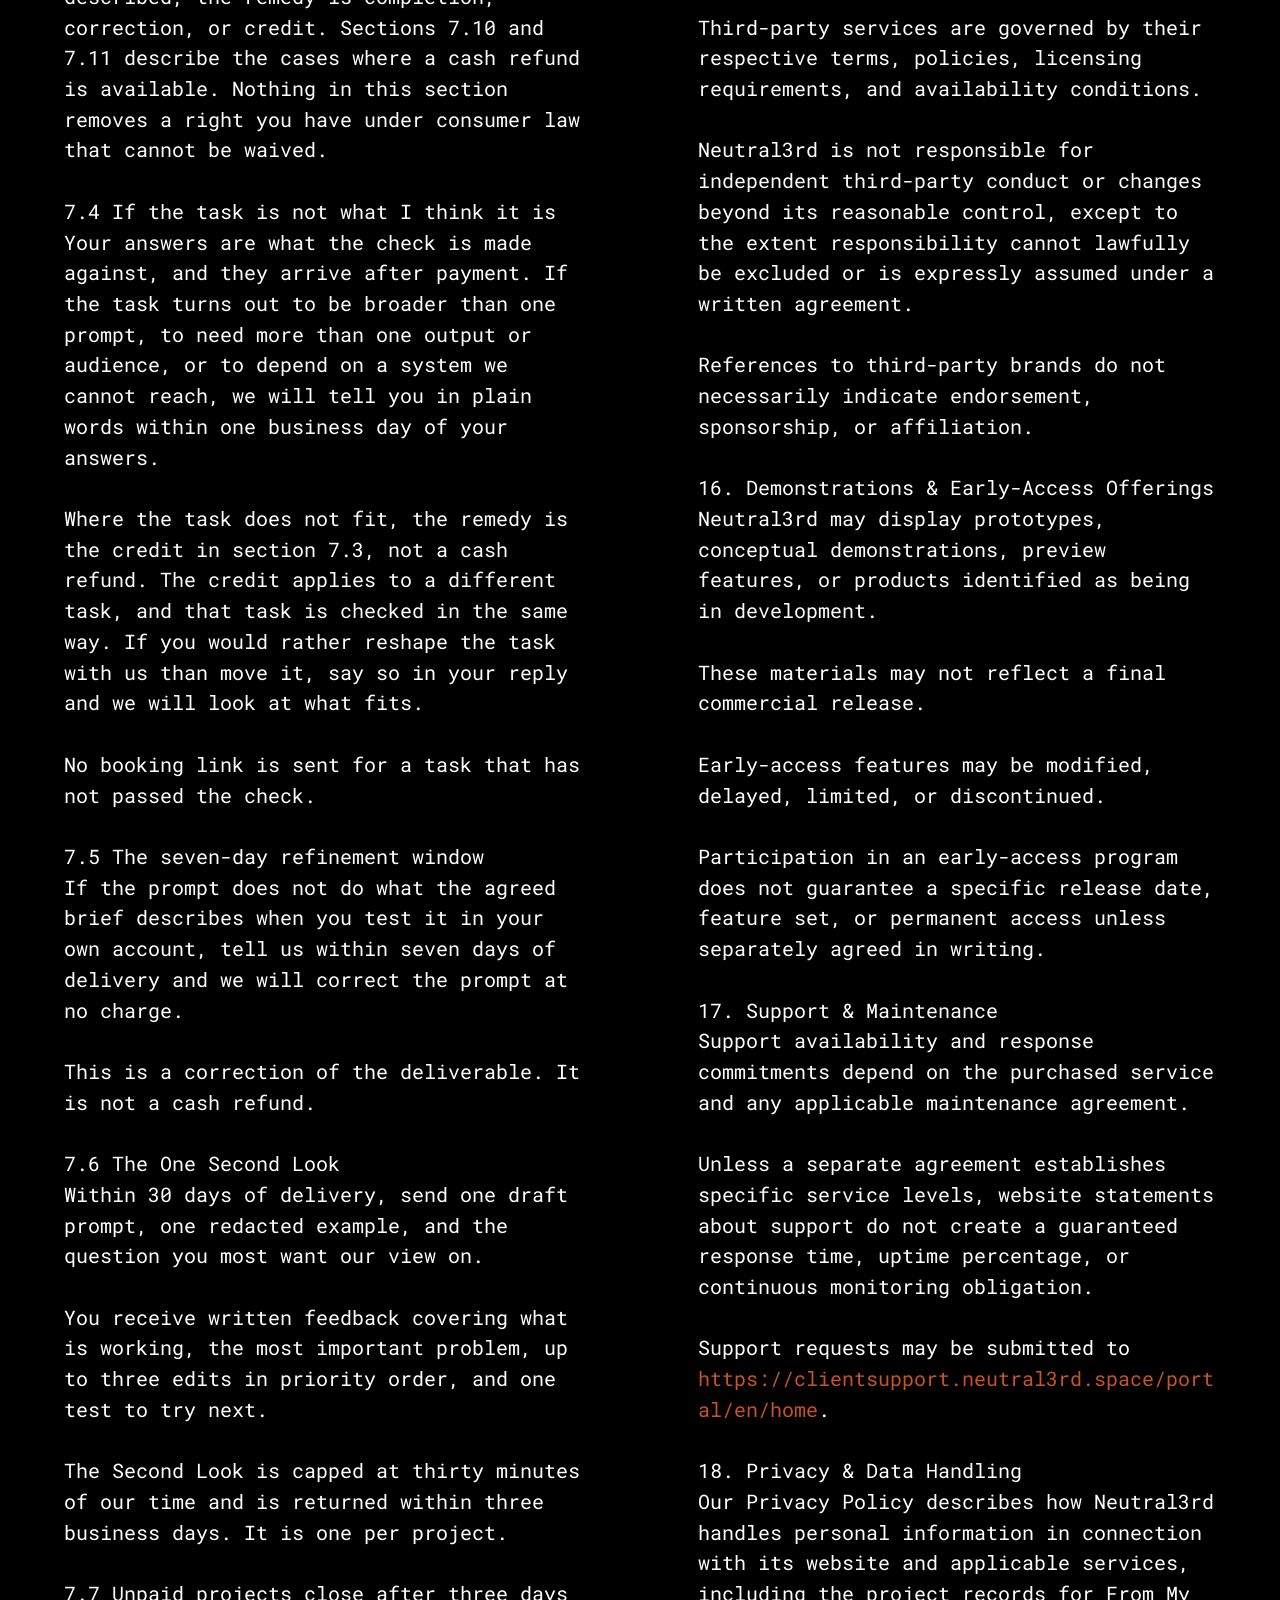
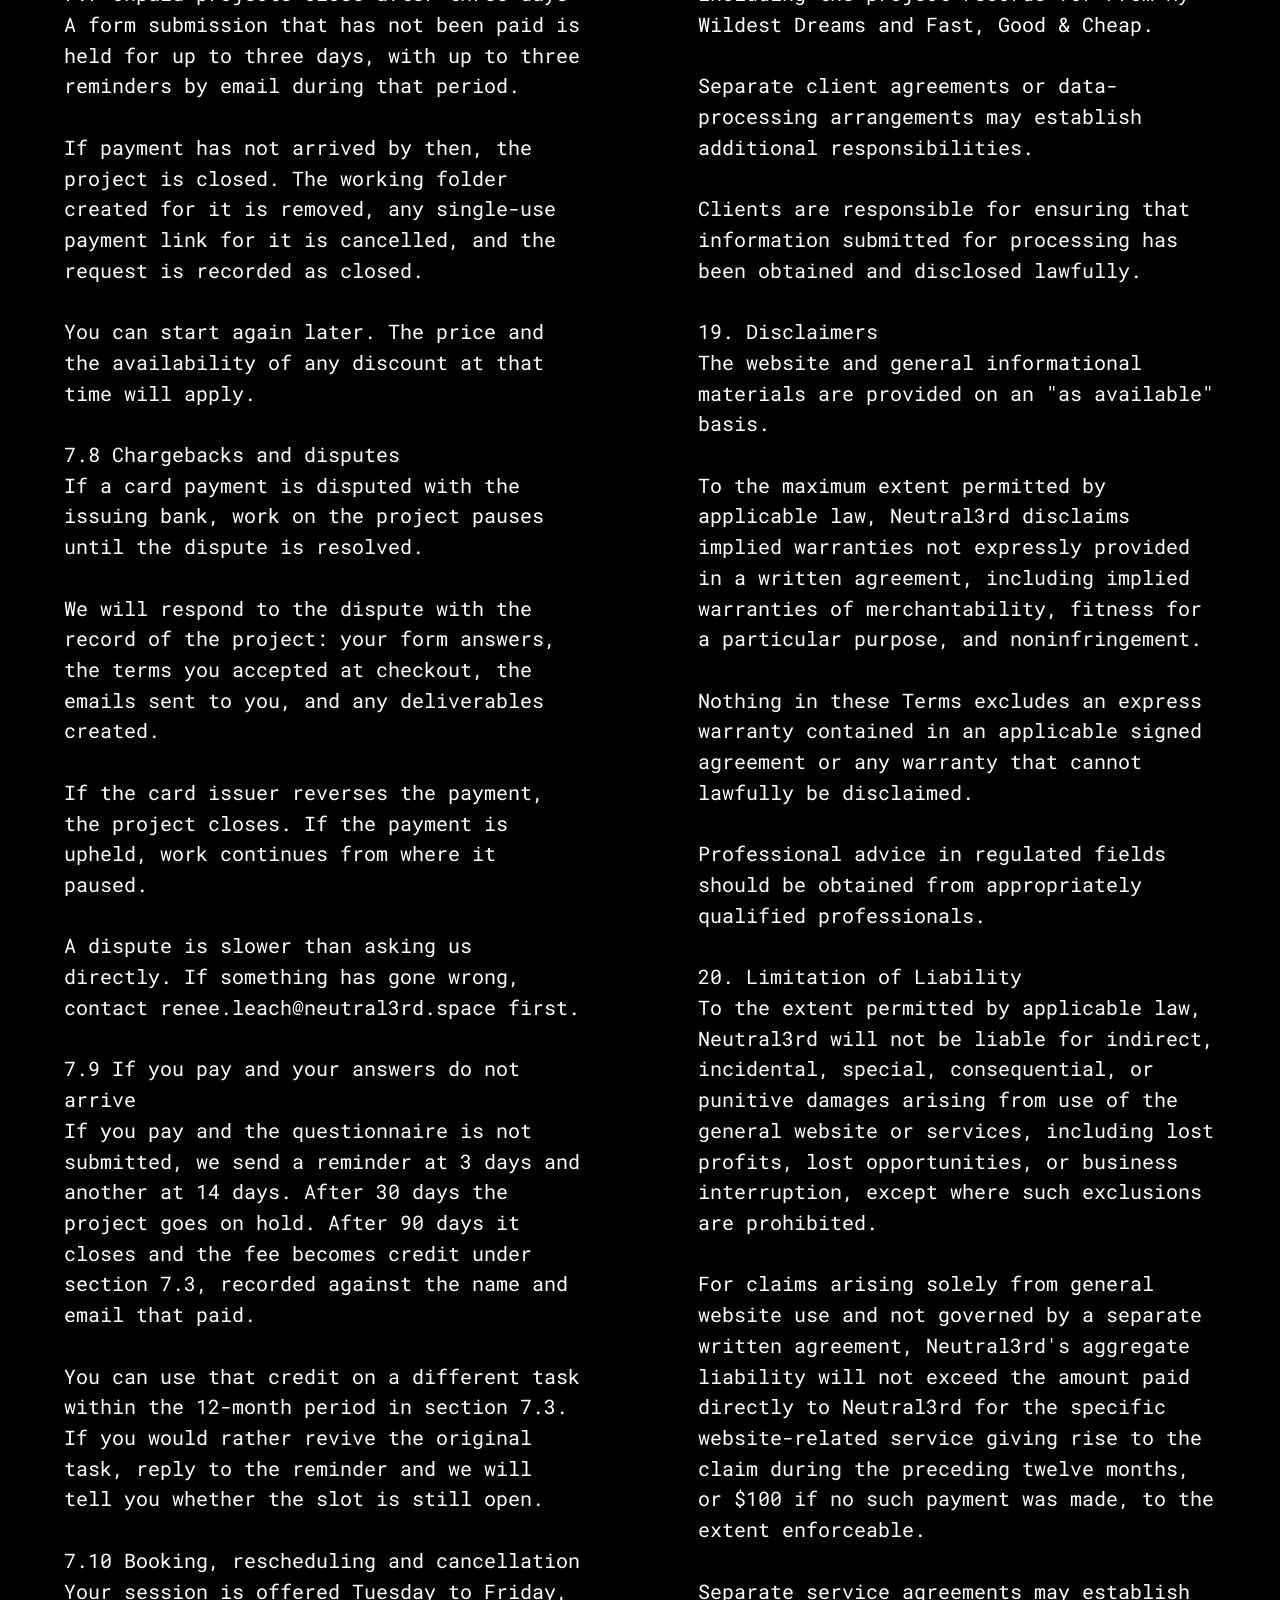
<file: terms.html>
<!DOCTYPE html>
<html  >
<head>
  
  <meta charset="UTF-8">
  <meta http-equiv="X-UA-Compatible" content="IE=edge">
  
  <meta name="twitter:card" content="summary_large_image"/>
  <meta name="twitter:image:src" content="assets/images/terms-meta.png">
  <meta property="og:image" content="assets/images/terms-meta.png">
  <meta name="twitter:title" content="Terms of Service | Neutral3rd Emerging Tech Development Studio">
  <meta name="viewport" content="width=device-width, initial-scale=1, minimum-scale=1">
  <link rel="shortcut icon" href="assets/images/white20and20orange20n320logo-128x128.png" type="image/x-icon">
  <meta name="description" content="Review Neutral3rd's Terms of Service covering website use, AI solutions, consulting, digital products, payments, intellectual property, and client responsibilities.">
  
  
  <title>Terms of Service | Neutral3rd Emerging Tech Development Studio</title>
  <link rel="stylesheet" href="assets/bootstrap/css/bootstrap.min.css">
  <link rel="stylesheet" href="assets/dropdown/css/style.css">
  <link rel="stylesheet" href="assets/socicon/css/styles.css">
  <link rel="stylesheet" href="assets/theme/css/style.css">
  <link rel="preload" href="https://fonts.googleapis.com/css?family=Inter:100,200,300,400,500,600,700,800,900,100i,200i,300i,400i,500i,600i,700i,800i,900i&display=swap" as="style" onload="this.onload=null;this.rel='stylesheet'">
  <noscript><link rel="stylesheet" href="https://fonts.googleapis.com/css?family=Inter:100,200,300,400,500,600,700,800,900,100i,200i,300i,400i,500i,600i,700i,800i,900i&display=swap"></noscript>
  <link rel="preload" href="https://fonts.googleapis.com/css?family=Roboto+Mono:100,200,300,400,500,600,700,100i,200i,300i,400i,500i,600i,700i&display=swap" as="style" onload="this.onload=null;this.rel='stylesheet'">
  <noscript><link rel="stylesheet" href="https://fonts.googleapis.com/css?family=Roboto+Mono:100,200,300,400,500,600,700,100i,200i,300i,400i,500i,600i,700i&display=swap"></noscript>
  <link rel="preload" as="style" href="assets/mobirise/css/mbr-additional.css?v=XwvVQW"><link rel="stylesheet" href="assets/mobirise/css/mbr-additional.css?v=XwvVQW" type="text/css">

  
  
  

<meta name="theme-color" content="#f9f6e0">
<link rel="manifest" href="manifest.json">
<script src="sw-connect.js"></script>
<meta name="mobile-web-app-capable" content="yes">
<meta name="apple-mobile-web-app-capable" content="yes">
<link rel="apple-touch-startup-image" media="(device-width: 320px) and (device-height: 568px) and (-webkit-device-pixel-ratio: 2) and (orientation: portrait)" href="assets/images/apple-launch-640x1136.png">
<link rel="apple-touch-startup-image" media="(device-width: 375px) and (device-height: 667px) and (-webkit-device-pixel-ratio: 2) and (orientation: portrait)" href="assets/images/apple-launch-750x1334.png">
<link rel="apple-touch-startup-image" media="(device-width: 414px) and (device-height: 736px) and (-webkit-device-pixel-ratio: 3) and (orientation: portrait)" href="assets/images/apple-launch-1242x2208.png">
<link rel="apple-touch-startup-image" media="(device-width: 375px) and (device-height: 812px) and (-webkit-device-pixel-ratio: 3) and (orientation: portrait)" href="assets/images/apple-launch-1125x2436.png">
<link rel="apple-touch-startup-image" media="(device-width: 390px) and (device-height: 844px) and (-webkit-device-pixel-ratio: 3) and (orientation: portrait)" href="assets/images/apple-launch-1170x2532.png">
<link rel="apple-touch-startup-image" media="(device-width: 393px) and (device-height: 852px) and (-webkit-device-pixel-ratio: 3) and (orientation: portrait)" href="assets/images/apple-launch-1179x2556.png">
<link rel="apple-touch-startup-image" media="(device-width: 430px) and (device-height: 932px) and (-webkit-device-pixel-ratio: 3) and (orientation: portrait)" href="assets/images/apple-launch-1290x2796.png">
<link rel="apple-touch-startup-image" media="(device-width: 768px) and (device-height: 1024px) and (-webkit-device-pixel-ratio: 2) and (orientation: portrait)" href="assets/images/apple-launch-1536x2048.png">
<link rel="apple-touch-startup-image" media="(device-width: 834px) and (device-height: 1112px) and (-webkit-device-pixel-ratio: 2) and (orientation: portrait)" href="assets/images/apple-launch-1668x2224.png">
<link rel="apple-touch-startup-image" media="(device-width: 834px) and (device-height: 1194px) and (-webkit-device-pixel-ratio: 2) and (orientation: portrait)" href="assets/images/apple-launch-1668x2388.png">
<link rel="apple-touch-startup-image" media="(device-width: 1024px) and (device-height: 1366px) and (-webkit-device-pixel-ratio: 2) and (orientation: portrait)" href="assets/images/apple-launch-2048x2732.png">
<meta name="apple-mobile-web-app-status-bar-style" content="default">
<meta name="apple-mobile-web-app-title" content="Neutral3rd Emerging Technologies Development Studio">
<link rel="apple-touch-icon" href="apple-touch-icon.png"></head>
<body>
  
  <section data-bs-version="5.1" class="menu menu01 glancem5 cid-vyZtqaroJI" once="menu" id="menu01-41">
    

    <nav class="navbar navbar-dropdown navbar-expand-lg">
        <div class="content-wrap container-fluid">
            <div class="navbar-brand">
                <span class="navbar-logo">
                    <a href="https://neutral3rd.space">
                        <img src="[data-uri]" alt="Neutral3rd Emerging Tech Development Studio" style="height: 8rem;" loading="lazy" class="lazyload" data-src="assets/images/white20and20orange20n320logo-1206x1206.png">
                    </a>
                </span>
                
            </div>
            <button class="navbar-toggler" type="button" data-toggle="collapse" data-bs-toggle="collapse" data-target="#navbarSupportedContent" data-bs-target="#navbarSupportedContent" aria-controls="navbarNavAltMarkup" aria-expanded="false" aria-label="Toggle navigation">
                <div class="hamburger">
                    <span></span>
                    <span></span>
                    <span></span>
                    <span></span>
                </div>
            </button>
            <div class="collapse navbar-collapse" id="navbarSupportedContent">
                <ul class="navbar-nav nav-dropdown" data-app-modern-menu="true"><li class="nav-item"><a class="nav-link link text-info text-primary display-4" href="https://offerbeacon.neutral3rd.space" target="_blank">OfferBeacon Suite</a></li><li class="nav-item"><a class="nav-link link text-info text-primary display-4" href="https://neutral3rd.space/fast-good-cheap">Fast | Good | Cheap</a></li><li class="nav-item"><a class="nav-link link text-info text-primary display-4" href="https://neutral3rd.space/custom-task-prompt">From My Wildest Dreams</a></li>
                    
                    <li class="nav-item"><a class="nav-link link text-info text-primary display-4" href="index.html#dev-about">About</a>
                    </li></ul>
                
                <div class="navbar-buttons mbr-section-btn"><a class="btn btn-secondary display-4" href="https://studioguide.neutral3rd.space/chat?token=cf7573456c87d54489c7ba5f0a2e93bf&name=Samir%20%7C%20Neutral3rd%20Emerging%20Tech%20Development%20Studio&accent=%23c75423&greet=Hey!%20Welcome%20to%20Neutral3rd.%20I%27m%20Samir%2C%20Neutral3rd%27s%20AI%20studio%20guide.%20I%20can%20help%20you%20explore%20the%20OfferBeacon%20Suite%2C%20learn%20about%20this%20development%20studio%20in%20general%2C%20or%20find%20the%20right%20next%20step.%20What%20brings%20you%20here%20today%3F&face=https%3A%2F%2Fcuevueapp.com%2Fassets%2Ffaces%2Fstandard%2F62227bb3-2f6e-4220-b3c9-2c02b2fdb349.jpg&page=https%3A%2F%2Fstudioguide.neutral3rd.space%2Fneutral3rd-emerging-technologies%2Fsamir-from-neutral3rd-emerging&mode=desktop&lang=en" target="_blank">Start a Conversation</a></div>
            </div>
        </div>
    </nav>
</section>

<section data-bs-version="5.1" class="article04 fabm5 cid-vyZtqaPZ3j" id="article04-42">
    
    

    <div class="container-fluid">
        <div class="row">
            <div class="col-12">
                <div class="title-wrapper">
                    <h2 class="mbr-section-title mbr-fonts-style display-2">
                        <strong>Terms of Service</strong></h2>
                    <p class="mbr-desc mbr-fonts-style display-7">
                        <a href="https://neutral3rd.space" class="text-warning">Neutral3rd Emerging Tech Development Studio</a>
                    </p>
                </div>
            </div>
            <div class="col-12">
                <div class="text-wrapper">
                    <p class="mbr-text mbr-fonts-style display-7">Effective Date: July 24, 2026<br>Last Updated: November 27, 2026<br><br>1. Acceptance of Terms
<br>Welcome to Neutral3rd.
<br>
<br>These Terms of Service ("Terms") govern your access to and use of the Neutral3rd website, information, digital products, demonstrations, and services made available directly by Neutral3rd.
<br>
<br>By accessing or using our website or purchasing our products or services, you agree to these Terms, to the extent permitted by applicable law.
<br>
<br>If you do not agree, please discontinue use of all applicable Neutral3rd websites and services.
<br>
<br>If you are acting on behalf of a business or organization, you represent that you have the authority to enter into applicable agreements on its behalf.
<br>
<br>Sections 7 and 8 set out additional terms for two fixed-scope offers. Where either section differs from the general terms, the service-specific section controls for that offer.
<br>
<br>In these Terms, a business day means Monday to Friday, excluding U.S. federal holidays.
<br>
<br>2. About Neutral3rd
<br>Neutral3rd is an independent emerging technologies development studio focused on practical technology solutions for real-world business needs.
<br>
<br>Offerings may include:
<br>
<br>- AI enablement and implementation.
<br>- Conversational AI solutions and business information guides.
<br>- Workflow and process automation.
<br>- Software and web technology development.
<br>- Digital communications and content systems.
<br>- Accessibility and usability consulting.
<br>- Technical training, education, and documentation.
<br>- Prompt packs, templates, and other digital resources.
<br>- Fixed-scope content and document services under Fast, Good &amp; Cheap.
<br>- Custom AI prompt projects under From My Wildest Dreams.
<br>- Custom technology configuration, testing, and ongoing support.
<br><br>Descriptions on this website are informational and do not guarantee the availability of any particular service, integration, capability, or commercial arrangement.
<br>
<br>3. Website Use
<br>You may access and use publicly available website content for lawful informational and business purposes.
<br>
<br>You agree not to:
<br>
<br>- Attempt unauthorized access to systems, accounts, or data.
<br>- Interfere with website functionality or security.
<br>- Introduce malicious code or harmful automated traffic.
<br>- Misrepresent your identity or authority.
<br>- Use the website to violate applicable law.
<br>- Copy, distribute, or commercially exploit protected content without authorization.
<br>- Attempt to circumvent service restrictions or technical safeguards.
<br>- Use our services to infringe intellectual property, privacy, or other legal rights.
<br><br>We may restrict access or take other appropriate action in response to suspected misuse.
<br>
<br>4. Service Proposals &amp; Client Agreements
<br>Descriptions, demonstrations, estimates, and website materials do not constitute a binding commitment to deliver a specific project.
<br>
<br>Professional services may require a separate proposal, statement of work, order form, subscription agreement, or other written contract.
<br>
<br>Such documents may specify:
<br>
<br>- Project scope and deliverables.
<br>- Implementation milestones and schedules.
<br>- Client responsibilities.
<br>- Fees and payment terms.
<br>- Revision allowances.
<br>- Acceptance procedures.
<br>- Support and maintenance coverage.
<br>- Third-party dependencies.
<br>- Intellectual property rights.
<br>- Confidentiality and data handling.
<br>- Cancellation and termination conditions.
<br><br>If a separately executed agreement conflicts with these Terms concerning the contracted services, the separately executed agreement will govern that subject matter unless it states otherwise.
<br>
<br>For From My Wildest Dreams, section 7 applies. For Fast, Good &amp; Cheap, section 8 applies. Each controls where it differs from the general terms.
<br>
<br>5. Fees, Purchases &amp; Payment
<br>Prices are displayed or quoted in the applicable offer, invoice, checkout, or agreement.
<br>
<br>Unless otherwise specified, prices are in U.S. dollars.
<br>
<br>Payment may be collected through an authorized third-party processor.
<br>
<br>Applicable taxes, recurring charges, and additional fees will be disclosed as required before purchase.
<br>
<br>A payment obligation is not satisfied merely by submitting an order if payment is declined or otherwise unsuccessful.
<br>
<br>We may suspend work or withhold undelivered services when required payments are overdue, subject to applicable agreements and law.
<br>
<br>5.1 Setup &amp; Implementation Fees
<br>Setup fees may cover discovery, configuration, content preparation, implementation, testing, and other agreed work.
<br>
<br>Where a setup fee applies, the applicable offer or agreement states what it covers and how it is treated if the project is cancelled or the scope changes.
<br>
<br>5.2 Recurring Services
<br>Some services may involve recurring charges for maintenance, monitoring, support, hosting, or other ongoing activities.
<br>
<br>The applicable checkout or agreement will specify the billing interval, amount, renewal arrangement, and cancellation procedure.
<br>
<br>Cancellation generally affects future billing and does not automatically reverse charges already incurred, except where required by law or the applicable agreement.
<br>
<br>5.3 Third-Party Costs
<br>Clients may be responsible for third-party subscriptions, usage fees, hosting, API charges, transaction fees, or software licenses.
<br>
<br>Unless expressly included in a written offer, such costs are separate from Neutral3rd service fees.
<br>
<br>5.4 Discounts &amp; Promotion Codes
<br>A discount applies only to the purchase on which it is entered or pre-filled, and only while it remains valid.
<br>
<br>Discounts may be limited by number of uses, by date, or by eligibility. Where a limit is reached or a code is withdrawn, the price shown at checkout applies.
<br>
<br>One discount may be used per purchase, and discounts cannot be combined unless the offer says otherwise.
<br>
<br>A promotion code issued for one Neutral3rd offer does not apply to another offer, including between From My Wildest Dreams and Fast, Good &amp; Cheap. If a checkout accepts a code that was not issued for that offer, we may correct the price, apply the difference to the project, or decline the order and return the amount paid.
<br>
<br>A discount never changes the refund and credit terms in sections 7.3 and 8.6.
<br>
<br>5.5 Taxes &amp; Receipts
<br>Applicable taxes, if any, will be disclosed as required before purchase or on the invoice.
<br>
<br>The payment processor issues the payment receipt. Contact support if you need a different form of invoice or a record for your accounts.
<br>
<br>5.6 Service-Specific Terms
<br>Sections 7 and 8 form part of these Terms. They state what each fixed-scope offer includes, when payment is taken, when work starts, what happens if the scope does not fit, and how refunds, credit, corrections and cancellations are handled.
<br>
<br>6. Digital Products &amp; Prompt Packs
<br>Neutral3rd may sell downloadable resources, prompt collections, templates, educational materials, and other digital products.
<br>
<br>Unless the applicable product listing grants different rights, a completed purchase provides a limited, nonexclusive, nontransferable license to use the purchased materials for the purchaser's own personal or internal business purposes.
<br>
<br>Purchasing a digital product does not transfer ownership of its underlying intellectual property.
<br>
<br>You may adapt purchased prompts and templates for your own authorized work.
<br>
<br>Unless expressly permitted in writing, you may not:
<br>
<br>- Resell or sublicense the original materials.
<br>- Redistribute entire packs or substantially equivalent copies.
<br>- Publish purchased materials as your own competing commercial product.
<br>- Upload the complete product to a public repository or file-sharing service.
<br>- Remove proprietary notices or misrepresent authorship.
<br><br>Outputs produced through third-party AI services remain subject to those services' terms and applicable law.
<br>
<br>A Neutral3rd prompt pack does not include an LLM subscription, API credits, or third-party software access unless expressly stated.
<br>
<br>7. From My Wildest Dreams
<br>This section applies to the From My Wildest Dreams project. It is the offer described on the project page and at checkout, and it controls where it differs from the general terms elsewhere in this document.
<br>
<br>7.1 What you are buying
<br>From My Wildest Dreams is a fixed-fee project for one recurring task.
<br>
<br>You bring one task you repeat in your business. We write a reusable AI prompt for that task and test it before we meet. In the session we paste it into your own Claude Project, Google Gem, or ChatGPT plugin, run it on your own material, and adjust what does not fit. The prompt is what you are buying. The Project, Gem, or plugin is where you keep it, inside an account you already hold and pay for. The session is one private 90-minute video meeting, recorded, offered Tuesday to Friday in Eastern time and no earlier than three business days after your answers are received. The last ten minutes go on a short written brief for a related task you want to tackle yourself later.
<br>
<br>One prompt's worth of work means one task, one kind of input, one kind of output, for one audience; the information the task needs can be supplied to the AI or already sits in your account; and nothing in the task depends on a system we cannot reach. Two outputs, two audiences, or two separate jobs is two projects.
<br>
<br>You keep:
<br>
<br>Your master prompt as an editable document.
<br>The Prompt Workbench: one completed example from your project and a blank copy for the next one.
<br>Your project brief and the session deck prepared for your session.
<br>One written Second Look within 30 days, as described in section 7.6.
<br>The fee covers one task, one prompt, and one session. A second task is a second project.
<br>
<br>The fee does not include an AI subscription, API credits, third-party software, or work outside the one task you brought.
<br>
<br>7.2 Payment, and the questions that open after it
<br>The project fee is $450. A founding-client code, while it remains available, takes $100 off, for a fee of $350.
<br>
<br>Payment is taken before the full questionnaire. The short first form collects your contact details and your consent, and costs nothing. The full questions, which take about ten minutes, open after the payment has gone through.
<br>
<br>The payment is collected through Stripe on a single-use payment link tied to your project. That keeps an unpaid request from being used to obtain the questionnaire, and it lets us close a link that belongs to one closed project without affecting anyone else's.
<br>
<br>When your answers arrive, we check your brief against what one prompt can be, as defined in section 7.1. That check decides whether the task fits, it happens after payment and after your answers, and you hear the outcome within one business day. Your booking link is sent once the check is confirmed, not before, so you do not book a session for a task we are about to move to credit.
<br>
<br>If you have paid and the questions do not arrive, email renee.leach@neutral3rd.space and we will resend them.
<br>
<br>7.3 No cash refunds; credit instead
<br>To be plain about two things. There is no cash refund once you have paid, except where sections 7.10 and 7.11 apply. The check on whether the task fits happens after payment and after your answers, as section 7.2 describes. If the task turns out not to be one prompt's worth of work, the full fee becomes credit toward a different task, so nothing is lost.
<br>
<br>If you would rather ask before you pay, you can, and we will tell you straight whether your task looks like a fit. That conversation is a courtesy, not the check. The check that decides it is the one made on your answers after payment, and section 7.4 describes what happens when it does not pass.
<br>
<br>Credit is applied to a different task on the same terms as the original project. It is recorded against the name and email address that paid, and it is valid for 12 months from the date of the original payment.
<br>
<br>Where a service is not delivered at all, or is materially different from what was described, the remedy is completion, correction, or credit. Sections 7.10 and 7.11 describe the cases where a cash refund is available. Nothing in this section removes a right you have under consumer law that cannot be waived.
<br>
<br>7.4 If the task is not what I think it is
<br>Your answers are what the check is made against, and they arrive after payment. If the task turns out to be broader than one prompt, to need more than one output or audience, or to depend on a system we cannot reach, we will tell you in plain words within one business day of your answers.
<br>
<br>Where the task does not fit, the remedy is the credit in section 7.3, not a cash refund. The credit applies to a different task, and that task is checked in the same way. If you would rather reshape the task with us than move it, say so in your reply and we will look at what fits.
<br>
<br>No booking link is sent for a task that has not passed the check.
<br>
<br>7.5 The seven-day refinement window
<br>If the prompt does not do what the agreed brief describes when you test it in your own account, tell us within seven days of delivery and we will correct the prompt at no charge.
<br>
<br>This is a correction of the deliverable. It is not a cash refund.
<br>
<br>7.6 The One Second Look
<br>Within 30 days of delivery, send one draft prompt, one redacted example, and the question you most want our view on.
<br>
<br>You receive written feedback covering what is working, the most important problem, up to three edits in priority order, and one test to try next.
<br>
<br>The Second Look is capped at thirty minutes of our time and is returned within three business days. It is one per project.<br><br>7.7 Unpaid projects close after three days
<br>A form submission that has not been paid is held for up to three days, with up to three reminders by email during that period.
<br>
<br>If payment has not arrived by then, the project is closed. The working folder created for it is removed, any single-use payment link for it is cancelled, and the request is recorded as closed.
<br>
<br>You can start again later. The price and the availability of any discount at that time will apply.<br><br>7.8 Chargebacks and disputes
<br>If a card payment is disputed with the issuing bank, work on the project pauses until the dispute is resolved.
<br>
<br>We will respond to the dispute with the record of the project: your form answers, the terms you accepted at checkout, the emails sent to you, and any deliverables created.
<br>
<br>If the card issuer reverses the payment, the project closes. If the payment is upheld, work continues from where it paused.
<br>
<br>A dispute is slower than asking us directly. If something has gone wrong, contact renee.leach@neutral3rd.space first.
<br>
<br>7.9 If you pay and your answers do not arrive
<br>If you pay and the questionnaire is not submitted, we send a reminder at 3 days and another at 14 days. After 30 days the project goes on hold. After 90 days it closes and the fee becomes credit under section 7.3, recorded against the name and email that paid.
<br>
<br>You can use that credit on a different task within the 12-month period in section 7.3. If you would rather revive the original task, reply to the reminder and we will tell you whether the slot is still open.<br><br>7.10 Booking, rescheduling and cancellation
<br>Your session is offered Tuesday to Friday, at 9:30 am, 12:00 pm or 2:30 pm Eastern, and no earlier than three business days after your answers are received. The times come from the studio's real availability when you book.
<br>
<br>You may reschedule once at no charge with at least two business days' notice. For a second reschedule, or a session missed without notice, we will offer one replacement slot. If that slot is missed too, the session is treated as delivered and the written materials are sent to you.
<br>
<br>If we cancel or miss the session, we will offer a new date within ten business days. If we cannot offer a date within that period, you may choose a full refund or credit.
<br>
<br>Sessions are recorded and the recording is shared with you. The recording is used for your reference, for quality, and to resolve a dispute. We do not publish it without your written consent. Retention is described in the Privacy Policy.<br>
<br>7.11 If we cannot deliver
<br>If we cannot deliver the prompt or hold the session at all, and cannot offer an alternative date within ten business days, you may choose a full refund instead of credit.
<br>
<br>This is the last-resort cash route in this section. It exists so that a total failure does not leave you holding a credit you cannot use.
<br>
<br>7.12 Ownership of your prompt
<br>On full payment you own the master prompt, the Prompt Workbench, your project brief and the session deck prepared for you. You may edit them, use them in your business, and share them with people who work with you.
<br>
<br>We keep our pre-existing methods, frameworks and templates, and we may reuse what we learn in general form. We do not resell your prompt or your materials. You confirm that you have the right to the materials you send.<br><br>8. Fast, Good &amp; Cheap
<br>This section applies to Fast, Good &amp; Cheap purchases. It is the offer described on the service pages and at checkout, and it controls where it differs from the general terms elsewhere in this document.
<br>
<br>8.1 What you are buying
<br>Fast, Good &amp; Cheap is a fixed-scope, fixed-price service for one deliverable from the published list of services. You choose the service and one of three tradeoffs. The tradeoff you choose sets what is included, as described on that service card at the time you buy.
<br>
<br>The "From" price on the card is the starting price for the scope listed for that tradeoff. It is not a quote for wider work, and it is not a fixed price for a different scope.
<br>
<br>The deliverable is written or structured content: curriculum maps, lesson copy, scripts, biographies, product copy, email copy, manuscripts and similar documents. It is not rendered design, image or video production, hosting, implementation, advertising spend, or third-party licenses, unless the service card says otherwise. No AI video or image generation is included.
<br>
<br>One purchase covers one service, one tradeoff and one deliverable. A second service is a second purchase.<br><br><br></p>
                    <p class="mbr-text mbr-fonts-style display-7">8.2 Payment and when work starts
<br>The From price for the tradeoff you chose is charged when you pay the payment link. That payment books the scope listed for that tradeoff. It is not a deposit and it is not a quote for wider work.
<br>
<br>After payment you receive only the questions your request did not already answer. Work starts when the last required material has arrived and we have confirmed your start date in writing. The turnaround clock in section 8.4 runs from that confirmation, not from the request or the payment.
<br>
<br>If your materials show the job needs more than the tier includes, we put the difference in writing before any work starts. You may approve it, reduce the scope to fit the tier, or stop. If you stop before work starts, section 8.6 applies.
<br>
<br>8.3 What each tradeoff includes
<br>- Fast + Good. A custom build. The deliverable is produced for your job, reviewed against your brief, and includes one revision round. Highest price and priority scheduling.
<br>- Good + Cheap. The full-scope deliverable from the studio's ready-made workflow for that service, run to your brief and reviewed before delivery. Includes one revision round. Standard queue.
<br>- Cheap + Fast. One pass through the ready-made workflow at a smaller scope, checked for accuracy and usability. No custom build, minimal customization, and no revision round.
<br><br>The service card is the definitive description of what is included for each tradeoff. If the card and this section disagree, the card at the time of purchase governs the scope, and this section governs payment, revisions, refunds and cancellation.
<br>
<br>8.4 Turnaround
<br>Estimated turnaround, starting when the last required material arrives and we have confirmed the start date in writing:
<br>
<br>- Fast + Good: 3 to 5 business days.
<br>- Good + Cheap: 7 to 14 business days.
<br>- Cheap + Fast: 2 to 4 business days.
<br><br>These are estimates, not guaranteed dates. If something slips, we tell you the new date and the reason as soon as we know. If we miss the agreed date by more than five business days and you would rather not wait, section 8.6 applies.
<br>
<br>Delays caused by missing materials, unanswered questions or late approvals move the start date and the estimated delivery date by the length of the delay.
<br>
<br>8.5 Revisions and corrections
<br>Fast + Good and Good + Cheap include one revision round. A revision round is one consolidated set of changes against the agreed brief, sent within seven days of delivery. It covers the whole deliverable, not one item at a time, and it does not add a new audience, a new service or a second deliverable.
<br>
<br>Cheap + Fast includes no revision round. It is one pass at the smaller scope listed on the card.
<br>
<br>Every tier includes correction of clear errors against the agreed brief, free, within seven days of delivery. A correction fixes what does not match the brief. It does not add new scope, change the audience, or replace the deliverable with a different one.
<br>
<br>If a requested change is outside the agreed brief, we will say so and quote it as a separate job before doing it.
<br>
<br>8.6 Refunds, credit and cancellation
<br>Before work starts. You may cancel for a full refund, or take the full amount as credit, whichever you prefer. Work starts when we confirm your start date in writing under section 8.2. We absorb the payment processor's fee on a refund; it is not deducted from you.
<br>
<br><strong>After work starts, before delivery.</strong> The fee becomes credit toward another Fast, Good &amp; Cheap service instead of a cash refund. Credit is recorded against the name and email that paid, is valid for 12 months from the date of the original payment, and is applied on the same terms as the original purchase.
<br>
<br><strong>After delivery.</strong> The remedy is correction under section 8.5. If the deliverable cannot be corrected to match the agreed brief, the fee becomes credit.
<br>
<br><strong>If we cannot deliver.</strong> If we cannot deliver at all, or miss the agreed delivery date by more than five business days and you would rather not wait, you may choose a full refund or credit.
<br>
<br><strong>If we cancel.</strong> If we cancel for our own reasons before work starts, you receive a full refund, not credit.
<br>
<br>Nothing in this section removes a right you have under consumer law that cannot be waived.
<br>
<br>8.7 Client materials and silence
<br>You are responsible for supplying the materials the intake asks for, on time and with the rights to use them. If a required answer or file is missing, the start date is not set and the turnaround clock does not start.
<br>
<br>We send one reminder at 48 hours and one at 120 hours after the request for materials. After that a person reviews the project and tells you whether it stays open, goes on hold, or closes to credit under section 8.6. We do not delete your materials without telling you first.
<br>
<br>If a project closes to credit, the credit is recorded against the name and email that paid and remains available for 12 months.
<br>
<br>8.8 Delivery and acceptance
<br>We deliver the finished file to the email address on your request and save it in your project folder. Delivery is complete when the file is in the folder and we have told you it is there.
<br>
<br>You have seven days from delivery to raise a mismatch or a clear error under section 8.5. After that the deliverable is treated as accepted.
<br>
<br>8.9 Ownership and reuse
<br>On full payment you own the delivered document and may edit, publish and reuse it in your business. We keep our pre-existing workflows, templates, methods and know-how, and we may reuse what we learn in general form. We do not resell your deliverable or your materials. You confirm that you have the right to the materials you send. Outputs produced through third-party AI services remain subject to those services' terms.
<br>
<br>8.10 Chargebacks and disputes
<br>If a card payment is disputed with the issuing bank, work on the project pauses until the dispute is resolved.
<br>
<br>We will respond to the dispute with the record of the project: your request, the scope you approved, the payment record, the emails sent to you, and any files delivered.
<br>
<br>If the card issuer reverses the payment, the project closes. If the payment is upheld, work continues from where it paused.
<br>
<br>A dispute is slower than reaching out directly. If something has gone wrong, contact <a href="mailto:renee.leach@neutral3rd.space" class="text-secondary">renee.leach@neutral3rd.space</a> first.
<br>
<br>8.11 Relationship to the general terms
<br>This section controls where it differs from sections 1 to 6 and 9 to 26 for a Fast, Good &amp; Cheap purchase.
<br>
<br>9. Digital Product Delivery &amp; Refunds
<br>Digital product delivery methods, access requirements, and any refund eligibility are described at the point of purchase, in the applicable offer, or in a section such as 7 or 8 above.
<br>
<br>Because digital materials may be accessible immediately after delivery, certain purchases may have restricted refund eligibility where legally permitted and clearly disclosed before checkout.
<br>
<br>Nothing in these Terms eliminates nonwaivable consumer rights or remedies for defective, misdescribed, or undelivered products.
<br>
<br>If you experience a delivery problem, contact <a href="https://clientsupport.neutral3rd.space/portal/en/home" class="text-secondary">https://clientsupport.neutral3rd.space/portal/en/home</a> with your order information.
<br>
<br>10. AI-Enabled Services &amp; Outputs
<br>Some Neutral3rd products and services incorporate artificial intelligence, machine learning, retrieval systems, and automated workflows.
<br>
<br>These technologies may produce inaccurate, incomplete, outdated, inconsistent, or otherwise unsuitable results.
<br>
<br>AI-generated outputs should not be treated as guaranteed factual statements or professional determinations.
<br>
<br>10.1 Human Review
<br>Users and clients are responsible for reviewing AI-generated content before relying on it, publishing it, distributing it, or using it to make consequential decisions. Every Fast, Good &amp; Cheap tier and every From My Wildest Dreams prompt is reviewed by a person before delivery, and that review does not transfer your responsibility to check the result in your own setting.
<br>
<br>10.2 High-Impact Decisions
<br>Unless expressly authorized through a suitable professional and technical arrangement, Neutral3rd AI solutions are not intended to independently make decisions involving medical treatment, legal rights, employment eligibility, credit, insurance, housing, or other similarly consequential matters.
<br>
<br>10.3 Third-Party AI Platforms
<br>AI services may depend on third-party providers whose models, APIs, pricing, policies, features, or availability can change.
<br>
<br>Neutral3rd cannot guarantee uninterrupted availability or permanent compatibility with third-party systems.
<br>
<br>10.4 No Guaranteed Business Outcomes
<br>We do not guarantee that an AI solution, automation, prompt pack, or digital service will produce a particular revenue increase, customer conversion rate, search ranking, productivity gain, or other commercial result.
<br>
<br>Results depend on implementation, information quality, user behavior, market conditions, and factors outside our control.
<br>
<br>10.5 Automated Intake Review for Fast, Good &amp; Cheap
<br>The Fast, Good &amp; Cheap intake uses an automated review to compare the notes you send against the questions for that service. It identifies what is already answered so you are not asked twice.
<br>
<br>The review does not price the job, decide the scope, judge whether you are a good fit, or write the deliverable. A person reviews the brief before production, and every tier is checked before delivery.
<br>
<br>11. Client Responsibilities
<br>Clients agree to provide reasonably accurate and authorized information needed for their projects.
<br>
<br>Clients are responsible for:
<br>
<br>- Confirming the accuracy of submitted business information.
<br>- Obtaining necessary rights to supplied content, images, documents, and data.
<br>- Maintaining appropriate access to their own accounts and platforms.
<br>- Reviewing and approving deliverables where required.
<br>- Complying with laws applicable to their businesses and industries.
<br>- Providing required notices and permissions to their own customers.
<br>- Informing Neutral3rd about material changes affecting a deployed solution.
<br>- Avoiding submission of restricted or sensitive information through unapproved channels.
<br>- Supplying the materials a Fast, Good &amp; Cheap project needs by the date agreed, and telling us promptly if something changes.
<br><br>Delays in supplying required materials or approvals may affect delivery schedules.
<br>
<br>12. Client Content &amp; Intellectual Property
<br>Clients retain their ownership rights in materials they lawfully provide to Neutral3rd.
<br>
<br>Clients grant Neutral3rd a limited right to use, reproduce, process, and adapt such materials as reasonably necessary to perform authorized services.
<br>
<br>Unless a written agreement provides otherwise, Neutral3rd retains ownership of its preexisting intellectual property, reusable methods, frameworks, templates, software components, internal tools, and general technical know-how.
<br>
<br>Ownership and licensing of custom deliverables are stated for each fixed-scope offer in sections 7.12 and 8.9, and are otherwise governed by the applicable project agreement.
<br>
<br>Neither party receives ownership of the other's trademarks or other protected intellectual property merely through a business relationship.
<br>
<br>13. Confidentiality
<br>Where Neutral3rd and a client enter into a confidentiality agreement, that agreement governs the information and obligations it covers.
<br>
<br>Absent a separate confidentiality agreement, the parties should still avoid unnecessary disclosure of nonpublic business information and use appropriate secure channels for sensitive materials.
<br>
<br>Website contact forms and ordinary email should not be assumed to provide the same confidentiality protections as a specifically contracted secure environment.
<br>
<br>14. Accessibility &amp; Inclusive Design
<br>Neutral3rd values accessibility and inclusive digital experiences.
<br>
<br>Accessibility requirements for client projects should be established in the applicable project scope, including any required WCAG version, conformance level, assistive technology testing, remediation responsibilities, and acceptance criteria.
<br>
<br>Accessibility consulting or development does not automatically constitute an independent certification or legal compliance guarantee.
<br>
<br>For accessibility concerns involving our own website, contact <a href="https://clientsupport.neutral3rd.space/portal/en/home" class="text-secondary">https://clientsupport.neutral3rd.space/portal/en/home</a>.
<br>
<br>15. Third-Party Services &amp; External Links
<br>Our website and services may reference or integrate third-party products, websites, payment systems, AI platforms, and other technology providers.
<br>
<br>Third-party services are governed by their respective terms, policies, licensing requirements, and availability conditions.
<br>
<br>Neutral3rd is not responsible for independent third-party conduct or changes beyond its reasonable control, except to the extent responsibility cannot lawfully be excluded or is expressly assumed under a written agreement.
<br>
<br>References to third-party brands do not necessarily indicate endorsement, sponsorship, or affiliation.
<br>
<br>16. Demonstrations &amp; Early-Access Offerings
<br>Neutral3rd may display prototypes, conceptual demonstrations, preview features, or products identified as being in development.
<br>
<br>These materials may not reflect a final commercial release.
<br>
<br>Early-access features may be modified, delayed, limited, or discontinued.
<br>
<br>Participation in an early-access program does not guarantee a specific release date, feature set, or permanent access unless separately agreed in writing.
<br>
<br>17. Support &amp; Maintenance
<br>Support availability and response commitments depend on the purchased service and any applicable maintenance agreement.
<br>
<br>Unless a separate agreement establishes specific service levels, website statements about support do not create a guaranteed response time, uptime percentage, or continuous monitoring obligation.
<br>
<br>Support requests may be submitted to <a href="https://clientsupport.neutral3rd.space/portal/en/home" class="text-secondary">https://clientsupport.neutral3rd.space/portal/en/home</a>.
<br>
<br>18. Privacy &amp; Data Handling
<br>Our Privacy Policy describes how Neutral3rd handles personal information in connection with its website and applicable services, including the project records for From My Wildest Dreams and Fast, Good &amp; Cheap.
<br>
<br>Separate client agreements or data-processing arrangements may establish additional responsibilities.
<br>
<br>Clients are responsible for ensuring that information submitted for processing has been obtained and disclosed lawfully.
<br>
<br>19. Disclaimers
<br>The website and general informational materials are provided on an "as available" basis.
<br>
<br>To the maximum extent permitted by applicable law, Neutral3rd disclaims implied warranties not expressly provided in a written agreement, including implied warranties of merchantability, fitness for a particular purpose, and noninfringement.
<br>
<br>Nothing in these Terms excludes an express warranty contained in an applicable signed agreement or any warranty that cannot lawfully be disclaimed.
<br>
<br>Professional advice in regulated fields should be obtained from appropriately qualified professionals.
<br>
<br>20. Limitation of Liability
<br>To the extent permitted by applicable law, Neutral3rd will not be liable for indirect, incidental, special, consequential, or punitive damages arising from use of the general website or services, including lost profits, lost opportunities, or business interruption, except where such exclusions are prohibited.
<br>
<br>For claims arising solely from general website use and not governed by a separate written agreement, Neutral3rd's aggregate liability will not exceed the amount paid directly to Neutral3rd for the specific website-related service giving rise to the claim during the preceding twelve months, or $100 if no such payment was made, to the extent enforceable.
<br>
<br>Separate service agreements may establish different liability terms.
<br>
<br>Nothing in these Terms limits liability for fraud, willful misconduct, or other matters for which liability cannot legally be excluded or restricted.
<br>
<br>21. Indemnification
<br>To the extent permitted by law, business users agree to defend and indemnify Neutral3rd against third-party claims arising from their unlawful use of our services, infringement caused by materials they supplied, or material violations of these Terms.
<br>
<br>This obligation does not apply to the extent a claim results from Neutral3rd's own unlawful conduct or other responsibility that cannot lawfully be transferred.
<br>
<br>Indemnification for professional services is established in the applicable agreement where one is signed.
<br>
<br>22. Suspension &amp; Termination
<br>We may suspend or restrict access where reasonably necessary to address security risks, unlawful activity, material misuse, or a material violation of applicable terms.
<br>
<br>Either party may terminate an ongoing service according to the applicable agreement.
<br>
<br>Termination does not automatically eliminate outstanding payment obligations, accrued rights, or provisions intended to survive termination.
<br>
<br>23. Governing Law &amp; Disputes
<br>Unless a separate written agreement states otherwise, these Terms are governed by the laws of the State of Georgia, United States, without regard to conflict-of-law principles.
<br>
<br>Disputes arising from these Terms will be subject to the courts of competent jurisdiction in the State of Georgia, except where mandatory consumer-protection or other applicable law requires a different forum.
<br>
<br>Before commencing formal proceedings, parties are encouraged to contact Neutral3rd and attempt to resolve the matter informally.
<br>
<br>These Terms do not require arbitration or waive the right to participate in a class action.
<br>
<br>24. Changes to Terms
<br>We may revise these Terms to reflect operational, technological, legal, or commercial changes.
<br>
<br>Updated Terms will be posted with a revised date.
<br>
<br>Material changes affecting existing paid agreements will be handled according to applicable contractual and legal requirements.
<br>
<br>Changes will not retroactively eliminate rights already accrued under an existing agreement.
<br>
<br>25. Severability &amp; Entire Agreement
<br>If a provision of these Terms is determined to be unenforceable, the remaining provisions will remain effective to the extent legally permissible.
<br>
<br>These Terms, together with any applicable policies and separately executed agreements, constitute the relevant agreement governing the covered subject matter.
<br>
<br>Failure to enforce a provision on one occasion does not necessarily waive the right to enforce it later.
<br>
<br>26. Contact Information
<br>Neutral3rd Emerging Tech Development Studio
<br>
<br>Website: <a href="https://neutral3rd.space/" class="text-secondary">https://neutral3rd.space/</a>
<br>Support: <a href="https://clientsupport.neutral3rd.space/portal/en/home" class="text-secondary">https://clientsupport.neutral3rd.space/portal/en/home</a>
<br>Privacy Inquiries: <a href="mailto:privacy@neutral3rd.space" class="text-secondary">privacy@neutral3rd.space</a>
<br>
<br>For questions concerning a specific purchase, subscription, or project, please include the relevant order or project reference when contacting support.<br></p>
                </div>
            </div>
        </div>
    </div>
</section>

<section data-bs-version="5.1" class="footer01 impactm5 cid-vyZtqbleyt" once="footers" id="footer01-43">

    

    
    

    <div class="container-fluid">

        <div class="row justify-content-center n3-footer-main">

            <div class="col-12 col-lg-7">

                <div class="content-wrapper">

                    <div class="title-wrapper">
                        <div class="title-wrap">

                            <div class="logo-wrapper">
                                <a href="https://neutral3rd.space"><img class="n3-footer-logo lazyload" src="[data-uri]" alt="Neutral3rd Emerging Tech Development Studio" loading="lazy" data-src="assets/images/bold20n320geometric20logo-1-512x512.webp"></a>
                            </div>

                           

                        </div>
                    </div>

                    <!-- <div class="text-wrapper" mbr-if="showText">
                        <p class="mbr-text mbr-fonts-style" mbr-theme-style="display-7" data-app-selector=".mbr-text, .text-wrapper">xx</p>
                    </div> -->

                    <div class="desc-wrapper">

                       <!-- <h3 class="mbr-section-subtitle mbr-fonts-style" data-app-selector=".mbr-section-subtitle" mbr-theme-style="display-5" mbr-if="showSubtitle">
                            <b>ABOUT THE STUDIO</b>
                        </h3> -->

                        <div class="desc-wrap">
                            <p class="mbr-desc mbr-fonts-style display-7"><strong>Neutral3rd</strong> helps small businesses and independent professionals put AI to work within real human work. Led by Renée Leach and supported by an army of customized AI assistants, co-pilots, and agents, this studio brings strategy, development, workflows, and AI-powered media together with a "human STILL in-the-loop" to make work more capable without making it more complicated.<br></p>
                        </div>

                        

                    </div>
                </div>
            </div>

            <div class="col-12 col-lg-5">
                <div class="navigation-wrap">
                    <div class="nav-wrapper">

                        <div class="nav-wrap">
                            <ul class="list mbr-fonts-style display-7">
                                <li class="item-wrap"><strong><a href="https://neutral3rd.space/privacy" class="text-info">PRIVACY</a></strong></li><a href="privacy.html" class="text-primary"><strong>
                                </strong></a><li class="item-wrap"><strong><a href="https://neutral3rd.space/terms" class="text-info">TERMS OF SERVICE</a></strong></li><a href="https://neutral3rd.space/terms" class="text-primary">
                                </a><li class="item-wrap"><strong><a href="https://neutral3rd.space/accessibility" class="text-info">ACCESSIBILITY</a></strong></li><li class="item-wrap"><strong><a href="https://neutral3rd.space/llm-usage" class="text-white">AI MODEL USAGE DISCLAIMER</a></strong></li><li class="item-wrap"><strong><a href="https://connections.neutral3rd.space/wall" class="text-info" target="_blank">LEAVE YOUR FEEDBACK</a></strong></li>
                            </ul>
                        </div>

                        <div class="nav-wrap">
                            <ul class="list mbr-fonts-style display-7">
                                <li class="item-wrap"><strong><a href="https://perspectives.neutral3rd.space/" class="text-white" target="_blank">NEUTRAL3RD PERSPECTIVES</a></strong></li><li class="item-wrap"><strong><a href="https://offerbeacon.neutral3rd.space/" class="text-info" target="_blank">HELP THE RIGHT BUYERS FIND YOU</a></strong></li><li class="item-wrap"><strong><a href="https://neutral3rd.space/fast-good-cheap" class="text-white">FAST | GOOD| CHEAP</a></strong></li><li class="item-wrap"><strong><a href="https://neutral3rd.space/custom-task-prompt" class="text-info text-primary">FROM MY WILDEST DREAMS</a></strong></li><a href="https://neutral3rd.space" class="text-primary">
</a><li class="item-wrap"><strong><a href="mailto:renee.leach@neutral3rd.space?subject=Business%20Inquiry" class="text-info">EMAIL RENEE</a></strong></li>
                            </ul>
                        </div>

                        

                    </div>
                </div>
            </div>

            <div class="col-12">
                <p class="mbr-copy mbr-fonts-style card-wrap display-4">
                    © 2026 Neutral3rd Emerging Tech Development Studio. Operated by U.S.-based business entity, Rowdy Independents LLC. All Rights Reserved.
                </p>
            </div>

        </div>
    </div>
</section>


<script src="assets/bootstrap/js/bootstrap.bundle.min.js"></script>
  <script src="assets/smoothscroll/smooth-scroll.js"></script>
  <script src="assets/ytplayer/index.js"></script>
  <script src="assets/dropdown/js/navbar-dropdown.js"></script>
  <script src="assets/theme/js/script.js"></script>
  
  
  <style>
/* Neutral3rd: Basic Image Protection */
img {
  -webkit-user-drag: none;
  user-drag: none;
  -webkit-touch-callout: none;
}
</style>

<script>
(function () {
  "use strict";

  // Prevent the image-specific right-click menu.
  document.addEventListener("contextmenu", function (event) {
    if (event.target.closest("img, picture")) {
      event.preventDefault();
    }
  });

  // Prevent dragging images onto the desktop.
  document.addEventListener("dragstart", function (event) {
    if (event.target.closest("img, picture")) {
      event.preventDefault();
    }
  });
})();
</script>
 <div id="scrollToTop" class="scrollToTop mbr-arrow-up"><a style="text-align: center;"><i class="mbr-arrow-up-icon mbr-arrow-up-icon-cm cm-icon cm-icon-smallarrow-up"></i></a></div>
  
<script>"use strict";if("loading"in HTMLImageElement.prototype){document.querySelectorAll('img[loading="lazy"]').forEach(e=>{e.src=e.dataset.src;if(e.getAttribute("style")){e.setAttribute("data-temp-style",e.getAttribute("style"))};if(e.getAttribute("data-aspectratio")){e.style.paddingTop=100*e.getAttribute("data-aspectratio")+"%";e.style.height=0;}e.onload=function(){if(e.getAttribute("data-temp-style")){e.setAttribute("style", e.getAttribute("data-temp-style"))}else{e.removeAttribute("style")};e.removeAttribute("data-temp-style")}})}else{const e=document.createElement("script");e.src="https://cdnjs.cloudflare.com/ajax/libs/lazysizes/5.1.2/lazysizes.min.js";document.body.appendChild(e)}</script>
</body>
</html>
</file>
<file: assets/web/assets/mobirise-icons2/mobirise2.css>
@font-face {
  font-family: 'Moririse2';
  font-display: swap;
  src:  url('mobirise2.eot?f2bix4');
  src:  url('mobirise2.eot?f2bix4#iefix') format('embedded-opentype'),
    url('mobirise2.woff2?f2bix4') format('woff2'),
    url('mobirise2.woff?f2bix4') format('woff'),
    url('mobirise2.ttf?f2bix4') format('truetype'),
    url('mobirise2.svg?f2bix4#mobirise2') format('svg');
  font-weight: normal;
  font-style: normal;
}

[class^="mobi-"], [class*=" mobi-"] {
  /* use !important to prevent issues with browser extensions that change fonts */
  font-family: 'Moririse2' !important;
  speak: none;
  font-style: normal;
  font-weight: normal;
  font-variant: normal;
  text-transform: none;
  line-height: 1;

  /* Better Font Rendering =========== */
  -webkit-font-smoothing: antialiased;
  -moz-osx-font-smoothing: grayscale;
}

.mobi-mbri-add-submenu:before {
  content: "\e900";
}
.mobi-mbri-alert:before {
  content: "\e901";
}
.mobi-mbri-align-center:before {
  content: "\e902";
}
.mobi-mbri-align-justify:before {
  content: "\e903";
}
.mobi-mbri-align-left:before {
  content: "\e904";
}
.mobi-mbri-align-right:before {
  content: "\e905";
}
.mobi-mbri-android:before {
  content: "\e906";
}
.mobi-mbri-apple:before {
  content: "\e907";
}
.mobi-mbri-arrow-down:before {
  content: "\e908";
}
.mobi-mbri-arrow-next:before {
  content: "\e909";
}
.mobi-mbri-arrow-prev:before {
  content: "\e90a";
}
.mobi-mbri-arrow-up:before {
  content: "\e90b";
}
.mobi-mbri-bold:before {
  content: "\e90c";
}
.mobi-mbri-bookmark:before {
  content: "\e90d";
}
.mobi-mbri-bootstrap:before {
  content: "\e90e";
}
.mobi-mbri-briefcase:before {
  content: "\e90f";
}
.mobi-mbri-browse:before {
  content: "\e910";
}
.mobi-mbri-bulleted-list:before {
  content: "\e911";
}
.mobi-mbri-calendar:before {
  content: "\e912";
}
.mobi-mbri-camera:before {
  content: "\e913";
}
.mobi-mbri-cart-add:before {
  content: "\e914";
}
.mobi-mbri-cart-full:before {
  content: "\e915";
}
.mobi-mbri-cash:before {
  content: "\e916";
}
.mobi-mbri-change-style:before {
  content: "\e917";
}
.mobi-mbri-chat:before {
  content: "\e918";
}
.mobi-mbri-clock:before {
  content: "\e919";
}
.mobi-mbri-close:before {
  content: "\e91a";
}
.mobi-mbri-cloud:before {
  content: "\e91b";
}
.mobi-mbri-code:before {
  content: "\e91c";
}
.mobi-mbri-contact-form:before {
  content: "\e91d";
}
.mobi-mbri-credit-card:before {
  content: "\e91e";
}
.mobi-mbri-cursor-click:before {
  content: "\e91f";
}
.mobi-mbri-cust-feedback:before {
  content: "\e920";
}
.mobi-mbri-database:before {
  content: "\e921";
}
.mobi-mbri-delivery:before {
  content: "\e922";
}
.mobi-mbri-desktop:before {
  content: "\e923";
}
.mobi-mbri-devices:before {
  content: "\e924";
}
.mobi-mbri-down:before {
  content: "\e925";
}
.mobi-mbri-download-2:before {
  content: "\e926";
}
.mobi-mbri-download:before {
  content: "\e927";
}
.mobi-mbri-drag-n-drop-2:before {
  content: "\e928";
}
.mobi-mbri-drag-n-drop:before {
  content: "\e929";
}
.mobi-mbri-edit-2:before {
  content: "\e92a";
}
.mobi-mbri-edit:before {
  content: "\e92b";
}
.mobi-mbri-error:before {
  content: "\e92c";
}
.mobi-mbri-extension:before {
  content: "\e92d";
}
.mobi-mbri-features:before {
  content: "\e92e";
}
.mobi-mbri-file:before {
  content: "\e92f";
}
.mobi-mbri-flag:before {
  content: "\e930";
}
.mobi-mbri-folder:before {
  content: "\e931";
}
.mobi-mbri-gift:before {
  content: "\e932";
}
.mobi-mbri-github:before {
  content: "\e933";
}
.mobi-mbri-globe-2:before {
  content: "\e934";
}
.mobi-mbri-globe:before {
  content: "\e935";
}
.mobi-mbri-growing-chart:before {
  content: "\e936";
}
.mobi-mbri-hearth:before {
  content: "\e937";
}
.mobi-mbri-help:before {
  content: "\e938";
}
.mobi-mbri-home:before {
  content: "\e939";
}
.mobi-mbri-hot-cup:before {
  content: "\e93a";
}
.mobi-mbri-idea:before {
  content: "\e93b";
}
.mobi-mbri-image-gallery:before {
  content: "\e93c";
}
.mobi-mbri-image-slider:before {
  content: "\e93d";
}
.mobi-mbri-info:before {
  content: "\e93e";
}
.mobi-mbri-italic:before {
  content: "\e93f";
}
.mobi-mbri-key:before {
  content: "\e940";
}
.mobi-mbri-laptop:before {
  content: "\e941";
}
.mobi-mbri-layers:before {
  content: "\e942";
}
.mobi-mbri-left-right:before {
  content: "\e943";
}
.mobi-mbri-left:before {
  content: "\e944";
}
.mobi-mbri-letter:before {
  content: "\e945";
}
.mobi-mbri-like:before {
  content: "\e946";
}
.mobi-mbri-link:before {
  content: "\e947";
}
.mobi-mbri-lock:before {
  content: "\e948";
}
.mobi-mbri-login:before {
  content: "\e949";
}
.mobi-mbri-logout:before {
  content: "\e94a";
}
.mobi-mbri-magic-stick:before {
  content: "\e94b";
}
.mobi-mbri-map-pin:before {
  content: "\e94c";
}
.mobi-mbri-menu:before {
  content: "\e94d";
}
.mobi-mbri-mobile-2:before {
  content: "\e94e";
}
.mobi-mbri-mobile-horizontal:before {
  content: "\e94f";
}
.mobi-mbri-mobile:before {
  content: "\e950";
}
.mobi-mbri-mobirise:before {
  content: "\e951";
}
.mobi-mbri-more-horizontal:before {
  content: "\e952";
}
.mobi-mbri-more-vertical:before {
  content: "\e953";
}
.mobi-mbri-music:before {
  content: "\e954";
}
.mobi-mbri-new-file:before {
  content: "\e955";
}
.mobi-mbri-numbered-list:before {
  content: "\e956";
}
.mobi-mbri-opened-folder:before {
  content: "\e957";
}
.mobi-mbri-pages:before {
  content: "\e958";
}
.mobi-mbri-paper-plane:before {
  content: "\e959";
}
.mobi-mbri-paperclip:before {
  content: "\e95a";
}
.mobi-mbri-phone:before {
  content: "\e95b";
}
.mobi-mbri-photo:before {
  content: "\e95c";
}
.mobi-mbri-photos:before {
  content: "\e95d";
}
.mobi-mbri-pin:before {
  content: "\e95e";
}
.mobi-mbri-play:before {
  content: "\e95f";
}
.mobi-mbri-plus:before {
  content: "\e960";
}
.mobi-mbri-preview:before {
  content: "\e961";
}
.mobi-mbri-print:before {
  content: "\e962";
}
.mobi-mbri-protect:before {
  content: "\e963";
}
.mobi-mbri-question:before {
  content: "\e964";
}
.mobi-mbri-quote-left:before {
  content: "\e965";
}
.mobi-mbri-quote-right:before {
  content: "\e966";
}
.mobi-mbri-redo:before {
  content: "\e967";
}
.mobi-mbri-refresh:before {
  content: "\e968";
}
.mobi-mbri-responsive-2:before {
  content: "\e969";
}
.mobi-mbri-responsive:before {
  content: "\e96a";
}
.mobi-mbri-right:before {
  content: "\e96b";
}
.mobi-mbri-rocket:before {
  content: "\e96c";
}
.mobi-mbri-sad-face:before {
  content: "\e96d";
}
.mobi-mbri-sale:before {
  content: "\e96e";
}
.mobi-mbri-save:before {
  content: "\e96f";
}
.mobi-mbri-search:before {
  content: "\e970";
}
.mobi-mbri-setting-2:before {
  content: "\e971";
}
.mobi-mbri-setting-3:before {
  content: "\e972";
}
.mobi-mbri-setting:before {
  content: "\e973";
}
.mobi-mbri-share:before {
  content: "\e974";
}
.mobi-mbri-shopping-bag:before {
  content: "\e975";
}
.mobi-mbri-shopping-basket:before {
  content: "\e976";
}
.mobi-mbri-shopping-cart:before {
  content: "\e977";
}
.mobi-mbri-sites:before {
  content: "\e978";
}
.mobi-mbri-smile-face:before {
  content: "\e979";
}
.mobi-mbri-speed:before {
  content: "\e97a";
}
.mobi-mbri-star:before {
  content: "\e97b";
}
.mobi-mbri-success:before {
  content: "\e97c";
}
.mobi-mbri-sun:before {
  content: "\e97d";
}
.mobi-mbri-sun2:before {
  content: "\e97e";
}
.mobi-mbri-tablet-vertical:before {
  content: "\e97f";
}
.mobi-mbri-tablet:before {
  content: "\e980";
}
.mobi-mbri-target:before {
  content: "\e981";
}
.mobi-mbri-timer:before {
  content: "\e982";
}
.mobi-mbri-to-ftp:before {
  content: "\e983";
}
.mobi-mbri-to-local-drive:before {
  content: "\e984";
}
.mobi-mbri-touch-swipe:before {
  content: "\e985";
}
.mobi-mbri-touch:before {
  content: "\e986";
}
.mobi-mbri-trash:before {
  content: "\e987";
}
.mobi-mbri-underline:before {
  content: "\e988";
}
.mobi-mbri-undo:before {
  content: "\e989";
}
.mobi-mbri-unlink:before {
  content: "\e98a";
}
.mobi-mbri-unlock:before {
  content: "\e98b";
}
.mobi-mbri-up-down:before {
  content: "\e98c";
}
.mobi-mbri-up:before {
  content: "\e98d";
}
.mobi-mbri-update:before {
  content: "\e98e";
}
.mobi-mbri-upload-2:before {
  content: "\e98f";
}
.mobi-mbri-upload:before {
  content: "\e990";
}
.mobi-mbri-user-2:before {
  content: "\e991";
}
.mobi-mbri-user:before {
  content: "\e992";
}
.mobi-mbri-users:before {
  content: "\e993";
}
.mobi-mbri-video-play:before {
  content: "\e994";
}
.mobi-mbri-video:before {
  content: "\e995";
}
.mobi-mbri-watch:before {
  content: "\e996";
}
.mobi-mbri-website-theme-2:before {
  content: "\e997";
}
.mobi-mbri-website-theme:before {
  content: "\e998";
}
.mobi-mbri-wifi:before {
  content: "\e999";
}
.mobi-mbri-windows:before {
  content: "\e99a";
}
.mobi-mbri-zoom-in:before {
  content: "\e99b";
}
.mobi-mbri-zoom-out:before {
  content: "\e99c";
}
</file>
<file: assets/parallax/jarallax.css>
.jarallax {
    position: relative;
    z-index: 0;
}
.jarallax > .jarallax-img {
    position: absolute;
    object-fit: cover;
    /* support for plugin https://github.com/bfred-it/object-fit-images */
    font-family: 'object-fit: cover;';
    top: 0;
    left: 0;
    width: 100%;
    height: 100%;
    z-index: -1;
}
</file>
<file: assets/dropdown/css/style.css>
.navbar-dropdown {
  left: 0;
  padding: 0;
  position: absolute;
  right: 0;
  top: 0;
  transition: all 0.45s ease;
  z-index: 1030;
  background: #282828; }
  .navbar-dropdown .navbar-logo {
    margin-right: 0.8rem;
    transition: margin 0.3s ease-in-out;
    vertical-align: middle; }
    .navbar-dropdown .navbar-logo img {
      height: 3.125rem;
      transition: all 0.3s ease-in-out; }
    .navbar-dropdown .navbar-logo.mbr-iconfont {
      font-size: 3.125rem;
      line-height: 3.125rem; }
  .navbar-dropdown .navbar-caption {
    font-weight: 700;
    white-space: normal;
    vertical-align: -4px;
    line-height: 3.125rem !important; }
    .navbar-dropdown .navbar-caption, .navbar-dropdown .navbar-caption:hover {
      color: inherit;
      text-decoration: none; }
  .navbar-dropdown .mbr-iconfont + .navbar-caption {
    vertical-align: -1px; }
  .navbar-dropdown.navbar-fixed-top {
    position: fixed; }
  .navbar-dropdown .navbar-brand span {
    vertical-align: -4px; }
  .navbar-dropdown.bg-color.transparent {
    background: none; }
  .navbar-dropdown.navbar-short .navbar-brand {
    padding: 0.625rem 0; }
    .navbar-dropdown.navbar-short .navbar-brand span {
      vertical-align: -1px; }
  .navbar-dropdown.navbar-short .navbar-caption {
    line-height: 2.375rem !important;
    vertical-align: -2px; }
  .navbar-dropdown.navbar-short .navbar-logo {
    margin-right: 0.5rem; }
    .navbar-dropdown.navbar-short .navbar-logo img {
      height: 2.375rem; }
    .navbar-dropdown.navbar-short .navbar-logo.mbr-iconfont {
      font-size: 2.375rem;
      line-height: 2.375rem; }
  .navbar-dropdown.navbar-short .mbr-table-cell {
    height: 3.625rem; }
  .navbar-dropdown .navbar-close {
    left: 0.6875rem;
    position: fixed;
    top: 0.75rem;
    z-index: 1000; }
  .navbar-dropdown .hamburger-icon {
    content: "";
    display: inline-block;
    vertical-align: middle;
    width: 16px;
    -webkit-box-shadow: 0 -6px 0 1px #282828,0 0 0 1px #282828,0 6px 0 1px #282828;
    -moz-box-shadow: 0 -6px 0 1px #282828,0 0 0 1px #282828,0 6px 0 1px #282828;
    box-shadow: 0 -6px 0 1px #282828,0 0 0 1px #282828,0 6px 0 1px #282828; }

.dropdown-menu .dropdown-toggle[data-toggle="dropdown-submenu"]::after {
  border-bottom: 0.35em solid transparent;
  border-left: 0.35em solid;
  border-right: 0;
  border-top: 0.35em solid transparent;
  margin-left: 0.3rem; }

.dropdown-menu .dropdown-item:focus {
  outline: 0; }

.nav-dropdown {
  font-size: 0.75rem;
  font-weight: 500;
  height: auto !important; }
  .nav-dropdown .nav-btn {
    padding-left: 1rem; }
  .nav-dropdown .link {
    margin: .667em 1.667em;
    font-weight: 500;
    padding: 0;
    transition: color .2s ease-in-out; }
    .nav-dropdown .link.dropdown-toggle {
      margin-right: 2.583em; }
      .nav-dropdown .link.dropdown-toggle::after {
        margin-left: .25rem;
        border-top: 0.35em solid;
        border-right: 0.35em solid transparent;
        border-left: 0.35em solid transparent;
        border-bottom: 0; }
      .nav-dropdown .link.dropdown-toggle[aria-expanded="true"] {
        margin: 0;
        padding: 0.667em 3.263em  0.667em 1.667em; }
  .nav-dropdown .link::after,
  .nav-dropdown .dropdown-item::after {
    color: inherit; }
  .nav-dropdown .btn {
    font-size: 0.75rem;
    font-weight: 700;
    letter-spacing: 0;
    margin-bottom: 0;
    padding-left: 1.25rem;
    padding-right: 1.25rem; }
  .nav-dropdown .dropdown-menu {
    border-radius: 0;
    border: 0;
    left: 0;
    margin: 0;
    padding-bottom: 1.25rem;
    padding-top: 1.25rem;
    position: relative; }
  .nav-dropdown .dropdown-submenu {
    margin-left: 0.125rem;
    top: 0; }
  .nav-dropdown .dropdown-item {
    font-weight: 500;
    line-height: 2;
    padding: 0.3846em 4.615em 0.3846em 1.5385em;
    position: relative;
    transition: color .2s ease-in-out, background-color .2s ease-in-out; }
    .nav-dropdown .dropdown-item::after {
      margin-top: -0.3077em;
      position: absolute;
      right: 1.1538em;
      top: 50%; }
    .nav-dropdown .dropdown-item:focus, .nav-dropdown .dropdown-item:hover {
      background: none; }

@media (max-width: 767px) {
  .nav-dropdown.navbar-toggleable-sm {
    bottom: 0;
    display: none;
    left: 0;
    overflow-x: hidden;
    position: fixed;
    top: 0;
    transform: translateX(-100%);
    -ms-transform: translateX(-100%);
    -webkit-transform: translateX(-100%);
    width: 18.75rem;
    z-index: 999; } }
.nav-dropdown.navbar-toggleable-xl {
  bottom: 0;
  display: none;
  left: 0;
  overflow-x: hidden;
  position: fixed;
  top: 0;
  transform: translateX(-100%);
  -ms-transform: translateX(-100%);
  -webkit-transform: translateX(-100%);
  width: 18.75rem;
  z-index: 999; }

.nav-dropdown-sm {
  display: block !important;
  overflow-x: hidden;
  overflow: auto;
  padding-top: 3.875rem; }
  .nav-dropdown-sm::after {
    content: "";
    display: block;
    height: 3rem;
    width: 100%; }
  .nav-dropdown-sm.collapse.in ~ .navbar-close {
    display: block !important; }
  .nav-dropdown-sm.collapsing, .nav-dropdown-sm.collapse.in {
    transform: translateX(0);
    -ms-transform: translateX(0);
    -webkit-transform: translateX(0);
    transition: all 0.25s ease-out;
    -webkit-transition: all 0.25s ease-out;
    background: #282828; }
  .nav-dropdown-sm.collapsing[aria-expanded="false"] {
    transform: translateX(-100%);
    -ms-transform: translateX(-100%);
    -webkit-transform: translateX(-100%); }
  .nav-dropdown-sm .nav-item {
    display: block;
    margin-left: 0 !important;
    padding-left: 0; }
  .nav-dropdown-sm .link,
  .nav-dropdown-sm .dropdown-item {
    border-top: 1px dotted rgba(255, 255, 255, 0.1);
    font-size: 0.8125rem;
    line-height: 1.6;
    margin: 0 !important;
    padding: 0.875rem 2.4rem 0.875rem 1.5625rem !important;
    position: relative;
    white-space: normal; }
    .nav-dropdown-sm .link:focus, .nav-dropdown-sm .link:hover,
    .nav-dropdown-sm .dropdown-item:focus,
    .nav-dropdown-sm .dropdown-item:hover {
      background: rgba(0, 0, 0, 0.2) !important;
      color: #c0a375; }
  .nav-dropdown-sm .nav-btn {
    position: relative;
    padding: 1.5625rem 1.5625rem 0 1.5625rem; }
    .nav-dropdown-sm .nav-btn::before {
      border-top: 1px dotted rgba(255, 255, 255, 0.1);
      content: "";
      left: 0;
      position: absolute;
      top: 0;
      width: 100%; }
    .nav-dropdown-sm .nav-btn + .nav-btn {
      padding-top: 0.625rem; }
      .nav-dropdown-sm .nav-btn + .nav-btn::before {
        display: none; }
  .nav-dropdown-sm .btn {
    padding: 0.625rem 0; }
  .nav-dropdown-sm .dropdown-toggle[data-toggle="dropdown-submenu"]::after {
    margin-left: .25rem;
    border-top: 0.35em solid;
    border-right: 0.35em solid transparent;
    border-left: 0.35em solid transparent;
    border-bottom: 0; }
  .nav-dropdown-sm .dropdown-toggle[data-toggle="dropdown-submenu"][aria-expanded="true"]::after {
    border-top: 0;
    border-right: 0.35em solid transparent;
    border-left: 0.35em solid transparent;
    border-bottom: 0.35em solid; }
  .nav-dropdown-sm .dropdown-menu {
    margin: 0;
    padding: 0;
    position: relative;
    top: 0;
    left: 0;
    width: 100%;
    border: 0;
    float: none;
    border-radius: 0;
    background: none; }
  .nav-dropdown-sm .dropdown-submenu {
    left: 100%;
    margin-left: 0.125rem;
    margin-top: -1.25rem;
    top: 0; }

.navbar-toggleable-sm .nav-dropdown .dropdown-menu {
  position: absolute; }

.navbar-toggleable-sm .nav-dropdown .dropdown-submenu {
  left: 100%;
  margin-left: 0.125rem;
  margin-top: -1.25rem;
  top: 0; }

.navbar-toggleable-sm.opened .nav-dropdown .dropdown-menu {
  position: relative; }

.navbar-toggleable-sm.opened .nav-dropdown .dropdown-submenu {
  left: 0;
  margin-left: 00rem;
  margin-top: 0rem;
  top: 0; }

.is-builder .nav-dropdown.collapsing {
  transition: none !important; }
</file>
<file: assets/socicon/css/styles.css>
@charset "UTF-8";

@font-face {
  font-family: 'Socicon';
  src:  url('../fonts/socicon.eot');
  src:  url('../fonts/socicon.eot?#iefix') format('embedded-opentype'),
    url('../fonts/socicon.woff2') format('woff2'),
    url('../fonts/socicon.ttf') format('truetype'),
    url('../fonts/socicon.woff') format('woff'),
    url('../fonts/socicon.svg#socicon') format('svg');
  font-weight: normal;
  font-style: normal;
  font-display: swap;
}

[data-icon]:before {
  font-family: "socicon" !important;
  content: attr(data-icon);
  font-style: normal !important;
  font-weight: normal !important;
  font-variant: normal !important;
  text-transform: none !important;
  speak: none;
  line-height: 1;
  -webkit-font-smoothing: antialiased;
  -moz-osx-font-smoothing: grayscale;
}

[class^="socicon-"], [class*=" socicon-"] {
  /* use !important to prevent issues with browser extensions that change fonts */
  font-family: 'Socicon' !important;
  speak: none;
  font-style: normal;
  font-weight: normal;
  font-variant: normal;
  text-transform: none;
  line-height: 1;

  /* Better Font Rendering =========== */
  -webkit-font-smoothing: antialiased;
  -moz-osx-font-smoothing: grayscale;
}

.socicon-500px:before {
  content: "\e000";
}
.socicon-8tracks:before {
  content: "\e001";
}
.socicon-airbnb:before {
  content: "\e002";
}
.socicon-alliance:before {
  content: "\e003";
}
.socicon-amazon:before {
  content: "\e004";
}
.socicon-amplement:before {
  content: "\e005";
}
.socicon-android:before {
  content: "\e006";
}
.socicon-angellist:before {
  content: "\e007";
}
.socicon-apple:before {
  content: "\e008";
}
.socicon-appnet:before {
  content: "\e009";
}
.socicon-baidu:before {
  content: "\e00a";
}
.socicon-bandcamp:before {
  content: "\e00b";
}
.socicon-battlenet:before {
  content: "\e00c";
}
.socicon-mixer:before {
  content: "\e00d";
}
.socicon-bebee:before {
  content: "\e00e";
}
.socicon-bebo:before {
  content: "\e00f";
}
.socicon-behance:before {
  content: "\e010";
}
.socicon-blizzard:before {
  content: "\e011";
}
.socicon-blogger:before {
  content: "\e012";
}
.socicon-buffer:before {
  content: "\e013";
}
.socicon-chrome:before {
  content: "\e014";
}
.socicon-coderwall:before {
  content: "\e015";
}
.socicon-curse:before {
  content: "\e016";
}
.socicon-dailymotion:before {
  content: "\e017";
}
.socicon-deezer:before {
  content: "\e018";
}
.socicon-delicious:before {
  content: "\e019";
}
.socicon-deviantart:before {
  content: "\e01a";
}
.socicon-diablo:before {
  content: "\e01b";
}
.socicon-digg:before {
  content: "\e01c";
}
.socicon-discord:before {
  content: "\e01d";
}
.socicon-disqus:before {
  content: "\e01e";
}
.socicon-douban:before {
  content: "\e01f";
}
.socicon-draugiem:before {
  content: "\e020";
}
.socicon-dribbble:before {
  content: "\e021";
}
.socicon-drupal:before {
  content: "\e022";
}
.socicon-ebay:before {
  content: "\e023";
}
.socicon-ello:before {
  content: "\e024";
}
.socicon-endomodo:before {
  content: "\e025";
}
.socicon-envato:before {
  content: "\e026";
}
.socicon-etsy:before {
  content: "\e027";
}
.socicon-facebook:before {
  content: "\e028";
}
.socicon-feedburner:before {
  content: "\e029";
}
.socicon-filmweb:before {
  content: "\e02a";
}
.socicon-firefox:before {
  content: "\e02b";
}
.socicon-flattr:before {
  content: "\e02c";
}
.socicon-flickr:before {
  content: "\e02d";
}
.socicon-formulr:before {
  content: "\e02e";
}
.socicon-forrst:before {
  content: "\e02f";
}
.socicon-foursquare:before {
  content: "\e030";
}
.socicon-friendfeed:before {
  content: "\e031";
}
.socicon-github:before {
  content: "\e032";
}
.socicon-goodreads:before {
  content: "\e033";
}
.socicon-google:before {
  content: "\e034";
}
.socicon-googlescholar:before {
  content: "\e035";
}
.socicon-googlegroups:before {
  content: "\e036";
}
.socicon-googlephotos:before {
  content: "\e037";
}
.socicon-googleplus:before {
  content: "\e038";
}
.socicon-grooveshark:before {
  content: "\e039";
}
.socicon-hackerrank:before {
  content: "\e03a";
}
.socicon-hearthstone:before {
  content: "\e03b";
}
.socicon-hellocoton:before {
  content: "\e03c";
}
.socicon-heroes:before {
  content: "\e03d";
}
.socicon-smashcast:before {
  content: "\e03e";
}
.socicon-horde:before {
  content: "\e03f";
}
.socicon-houzz:before {
  content: "\e040";
}
.socicon-icq:before {
  content: "\e041";
}
.socicon-identica:before {
  content: "\e042";
}
.socicon-imdb:before {
  content: "\e043";
}
.socicon-instagram:before {
  content: "\e044";
}
.socicon-issuu:before {
  content: "\e045";
}
.socicon-istock:before {
  content: "\e046";
}
.socicon-itunes:before {
  content: "\e047";
}
.socicon-keybase:before {
  content: "\e048";
}
.socicon-lanyrd:before {
  content: "\e049";
}
.socicon-lastfm:before {
  content: "\e04a";
}
.socicon-line:before {
  content: "\e04b";
}
.socicon-linkedin:before {
  content: "\e04c";
}
.socicon-livejournal:before {
  content: "\e04d";
}
.socicon-lyft:before {
  content: "\e04e";
}
.socicon-macos:before {
  content: "\e04f";
}
.socicon-mail:before {
  content: "\e050";
}
.socicon-medium:before {
  content: "\e051";
}
.socicon-meetup:before {
  content: "\e052";
}
.socicon-mixcloud:before {
  content: "\e053";
}
.socicon-modelmayhem:before {
  content: "\e054";
}
.socicon-mumble:before {
  content: "\e055";
}
.socicon-myspace:before {
  content: "\e056";
}
.socicon-newsvine:before {
  content: "\e057";
}
.socicon-nintendo:before {
  content: "\e058";
}
.socicon-npm:before {
  content: "\e059";
}
.socicon-odnoklassniki:before {
  content: "\e05a";
}
.socicon-openid:before {
  content: "\e05b";
}
.socicon-opera:before {
  content: "\e05c";
}
.socicon-outlook:before {
  content: "\e05d";
}
.socicon-overwatch:before {
  content: "\e05e";
}
.socicon-patreon:before {
  content: "\e05f";
}
.socicon-paypal:before {
  content: "\e060";
}
.socicon-periscope:before {
  content: "\e061";
}
.socicon-persona:before {
  content: "\e062";
}
.socicon-pinterest:before {
  content: "\e063";
}
.socicon-play:before {
  content: "\e064";
}
.socicon-player:before {
  content: "\e065";
}
.socicon-playstation:before {
  content: "\e066";
}
.socicon-pocket:before {
  content: "\e067";
}
.socicon-qq:before {
  content: "\e068";
}
.socicon-quora:before {
  content: "\e069";
}
.socicon-raidcall:before {
  content: "\e06a";
}
.socicon-ravelry:before {
  content: "\e06b";
}
.socicon-reddit:before {
  content: "\e06c";
}
.socicon-renren:before {
  content: "\e06d";
}
.socicon-researchgate:before {
  content: "\e06e";
}
.socicon-residentadvisor:before {
  content: "\e06f";
}
.socicon-reverbnation:before {
  content: "\e070";
}
.socicon-rss:before {
  content: "\e071";
}
.socicon-sharethis:before {
  content: "\e072";
}
.socicon-skype:before {
  content: "\e073";
}
.socicon-slideshare:before {
  content: "\e074";
}
.socicon-smugmug:before {
  content: "\e075";
}
.socicon-snapchat:before {
  content: "\e076";
}
.socicon-songkick:before {
  content: "\e077";
}
.socicon-soundcloud:before {
  content: "\e078";
}
.socicon-spotify:before {
  content: "\e079";
}
.socicon-stackexchange:before {
  content: "\e07a";
}
.socicon-stackoverflow:before {
  content: "\e07b";
}
.socicon-starcraft:before {
  content: "\e07c";
}
.socicon-stayfriends:before {
  content: "\e07d";
}
.socicon-steam:before {
  content: "\e07e";
}
.socicon-storehouse:before {
  content: "\e07f";
}
.socicon-strava:before {
  content: "\e080";
}
.socicon-streamjar:before {
  content: "\e081";
}
.socicon-stumbleupon:before {
  content: "\e082";
}
.socicon-swarm:before {
  content: "\e083";
}
.socicon-teamspeak:before {
  content: "\e084";
}
.socicon-teamviewer:before {
  content: "\e085";
}
.socicon-technorati:before {
  content: "\e086";
}
.socicon-telegram:before {
  content: "\e087";
}
.socicon-tripadvisor:before {
  content: "\e088";
}
.socicon-tripit:before {
  content: "\e089";
}
.socicon-triplej:before {
  content: "\e08a";
}
.socicon-tumblr:before {
  content: "\e08b";
}
.socicon-twitch:before {
  content: "\e08c";
}
.socicon-twitter:before {
  content: "\e08d";
}
.socicon-uber:before {
  content: "\e08e";
}
.socicon-ventrilo:before {
  content: "\e08f";
}
.socicon-viadeo:before {
  content: "\e090";
}
.socicon-viber:before {
  content: "\e091";
}
.socicon-viewbug:before {
  content: "\e092";
}
.socicon-vimeo:before {
  content: "\e093";
}
.socicon-vine:before {
  content: "\e094";
}
.socicon-vkontakte:before {
  content: "\e095";
}
.socicon-warcraft:before {
  content: "\e096";
}
.socicon-wechat:before {
  content: "\e097";
}
.socicon-weibo:before {
  content: "\e098";
}
.socicon-whatsapp:before {
  content: "\e099";
}
.socicon-wikipedia:before {
  content: "\e09a";
}
.socicon-windows:before {
  content: "\e09b";
}
.socicon-wordpress:before {
  content: "\e09c";
}
.socicon-wykop:before {
  content: "\e09d";
}
.socicon-xbox:before {
  content: "\e09e";
}
.socicon-xing:before {
  content: "\e09f";
}
.socicon-yahoo:before {
  content: "\e0a0";
}
.socicon-yammer:before {
  content: "\e0a1";
}
.socicon-yandex:before {
  content: "\e0a2";
}
.socicon-yelp:before {
  content: "\e0a3";
}
.socicon-younow:before {
  content: "\e0a4";
}
.socicon-youtube:before {
  content: "\e0a5";
}
.socicon-zapier:before {
  content: "\e0a6";
}
.socicon-zerply:before {
  content: "\e0a7";
}
.socicon-zomato:before {
  content: "\e0a8";
}
.socicon-zynga:before {
  content: "\e0a9";
}
.socicon-bluesky:before {
  content: "\e0aa";
}
.socicon-threads:before {
  content: "\e0ab";
}
.socicon-spreadshirt:before {
  content: "\e901";
}
.socicon-gamejolt:before {
  content: "\e902";
}
.socicon-trello:before {
  content: "\e903";
}
.socicon-tunein:before {
  content: "\e904";
}
.socicon-bloglovin:before {
  content: "\e905";
}
.socicon-gamewisp:before {
  content: "\e906";
}
.socicon-messenger:before {
  content: "\e907";
}
.socicon-pandora:before {
  content: "\e908";
}
.socicon-augment:before {
  content: "\e909";
}
.socicon-bitbucket:before {
  content: "\e90a";
}
.socicon-fyuse:before {
  content: "\e90b";
}
.socicon-yt-gaming:before {
  content: "\e90c";
}
.socicon-sketchfab:before {
  content: "\e90d";
}
.socicon-mobcrush:before {
  content: "\e90e";
}
.socicon-microsoft:before {
  content: "\e90f";
}
.socicon-realtor:before {
  content: "\e910";
}
.socicon-tidal:before {
  content: "\e911";
}
.socicon-qobuz:before {
  content: "\e912";
}
.socicon-natgeo:before {
  content: "\e913";
}
.socicon-mastodon:before {
  content: "\e914";
}
.socicon-unsplash:before {
  content: "\e915";
}
.socicon-homeadvisor:before {
  content: "\e916";
}
.socicon-angieslist:before {
  content: "\e917";
}
.socicon-codepen:before {
  content: "\e918";
}
.socicon-slack:before {
  content: "\e919";
}
.socicon-openaigym:before {
  content: "\e91a";
}
.socicon-logmein:before {
  content: "\e91b";
}
.socicon-fiverr:before {
  content: "\e91c";
}
.socicon-gotomeeting:before {
  content: "\e91d";
}
.socicon-aliexpress:before {
  content: "\e91e";
}
.socicon-guru:before {
  content: "\e91f";
}
.socicon-appstore:before {
  content: "\e920";
}
.socicon-homes:before {
  content: "\e921";
}
.socicon-zoom:before {
  content: "\e922";
}
.socicon-alibaba:before {
  content: "\e923";
}
.socicon-craigslist:before {
  content: "\e924";
}
.socicon-wix:before {
  content: "\e925";
}
.socicon-redfin:before {
  content: "\e926";
}
.socicon-googlecalendar:before {
  content: "\e927";
}
.socicon-shopify:before {
  content: "\e928";
}
.socicon-freelancer:before {
  content: "\e929";
}
.socicon-seedrs:before {
  content: "\e92a";
}
.socicon-bing:before {
  content: "\e92b";
}
.socicon-doodle:before {
  content: "\e92c";
}
.socicon-bonanza:before {
  content: "\e92d";
}
.socicon-squarespace:before {
  content: "\e92e";
}
.socicon-toptal:before {
  content: "\e92f";
}
.socicon-gust:before {
  content: "\e930";
}
.socicon-ask:before {
  content: "\e931";
}
.socicon-trulia:before {
  content: "\e932";
}
.socicon-loomly:before {
  content: "\e933";
}
.socicon-ghost:before {
  content: "\e934";
}
.socicon-upwork:before {
  content: "\e935";
}
.socicon-fundable:before {
  content: "\e936";
}
.socicon-booking:before {
  content: "\e937";
}
.socicon-googlemaps:before {
  content: "\e938";
}
.socicon-zillow:before {
  content: "\e939";
}
.socicon-niconico:before {
  content: "\e93a";
}
.socicon-toneden:before {
  content: "\e93b";
}
.socicon-crunchbase:before {
  content: "\e93c";
}
.socicon-homefy:before {
  content: "\e93d";
}
.socicon-calendly:before {
  content: "\e93e";
}
.socicon-livemaster:before {
  content: "\e93f";
}
.socicon-udemy:before {
  content: "\e940";
}
.socicon-codered:before {
  content: "\e941";
}
.socicon-origin:before {
  content: "\e942";
}
.socicon-nextdoor:before {
  content: "\e943";
}
.socicon-portfolio:before {
  content: "\e944";
}
.socicon-instructables:before {
  content: "\e945";
}
.socicon-gitlab:before {
  content: "\e946";
}
.socicon-hackernews:before {
  content: "\e947";
}
.socicon-smashwords:before {
  content: "\e948";
}
.socicon-kobo:before {
  content: "\e949";
}
.socicon-bookbub:before {
  content: "\e94a";
}
.socicon-mailru:before {
  content: "\e94b";
}
.socicon-moddb:before {
  content: "\e94c";
}
.socicon-indiedb:before {
  content: "\e94d";
}
.socicon-traxsource:before {
  content: "\e94e";
}
.socicon-gamefor:before {
  content: "\e94f";
}
.socicon-pixiv:before {
  content: "\e950";
}
.socicon-myanimelist:before {
  content: "\e951";
}
.socicon-blackberry:before {
  content: "\e952";
}
.socicon-wickr:before {
  content: "\e953";
}
.socicon-spip:before {
  content: "\e954";
}
.socicon-napster:before {
  content: "\e955";
}
.socicon-beatport:before {
  content: "\e956";
}
.socicon-hackerone:before {
  content: "\e957";
}
.socicon-internet:before {
  content: "\e958";
}
.socicon-ubuntu:before {
  content: "\e959";
}
.socicon-artstation:before {
  content: "\e95a";
}
.socicon-invision:before {
  content: "\e95b";
}
.socicon-torial:before {
  content: "\e95c";
}
.socicon-collectorz:before {
  content: "\e95d";
}
.socicon-seenthis:before {
  content: "\e95e";
}
.socicon-googleplaymusic:before {
  content: "\e95f";
}
.socicon-debian:before {
  content: "\e960";
}
.socicon-filmfreeway:before {
  content: "\e961";
}
.socicon-gnome:before {
  content: "\e962";
}
.socicon-itchio:before {
  content: "\e963";
}
.socicon-jamendo:before {
  content: "\e964";
}
.socicon-mix:before {
  content: "\e965";
}
.socicon-sharepoint:before {
  content: "\e966";
}
.socicon-tinder:before {
  content: "\e967";
}
.socicon-windguru:before {
  content: "\e968";
}
.socicon-cdbaby:before {
  content: "\e969";
}
.socicon-elementaryos:before {
  content: "\e96a";
}
.socicon-stage32:before {
  content: "\e96b";
}
.socicon-tiktok:before {
  content: "\e96c";
}
.socicon-gitter:before {
  content: "\e96d";
}
.socicon-letterboxd:before {
  content: "\e96e";
}
.socicon-threema:before {
  content: "\e96f";
}
.socicon-splice:before {
  content: "\e970";
}
.socicon-metapop:before {
  content: "\e971";
}
.socicon-naver:before {
  content: "\e972";
}
.socicon-remote:before {
  content: "\e973";
}
.socicon-flipboard:before {
  content: "\e974";
}
.socicon-googlehangouts:before {
  content: "\e975";
}
.socicon-dlive:before {
  content: "\e976";
}
.socicon-vsco:before {
  content: "\e977";
}
.socicon-stitcher:before {
  content: "\e978";
}
.socicon-avvo:before {
  content: "\e979";
}
.socicon-redbubble:before {
  content: "\e97a";
}
.socicon-society6:before {
  content: "\e97b";
}
.socicon-zazzle:before {
  content: "\e97c";
}
.socicon-eitaa:before {
  content: "\e97d";
}
.socicon-soroush:before {
  content: "\e97e";
}
.socicon-bale:before {
  content: "\e97f";
}
</file>
<file: assets/theme/css/style.css>
@charset "UTF-8";
section {
  background-color: #ffffff;
}

body {
  font-style: normal;
  line-height: 1.5;
  font-weight: 400;
  color: #232323;
  position: relative;
}

button {
  background-color: transparent;
  border-color: transparent;
}

.embla__button,
.carousel-control {
  background-color: #edefea !important;
  opacity: 0.8 !important;
  color: #464845 !important;
  border-color: #edefea !important;
}

.carousel .close,
.modalWindow .close {
  background-color: #edefea !important;
  color: #464845 !important;
  border-color: #edefea !important;
  opacity: 0.8 !important;
}

.carousel .close:hover,
.modalWindow .close:hover {
  opacity: 1 !important;
}

.carousel-indicators li {
  background-color: #edefea !important;
  border: 2px solid #464845 !important;
}

.carousel-indicators li:hover,
.carousel-indicators li:active {
  opacity: 0.8 !important;
}

.embla__button:hover,
.carousel-control:hover {
  background-color: #edefea !important;
  opacity: 1 !important;
}

.modalWindow-video-container {
  height: 80%;
}

section,
.container,
.container-fluid {
  position: relative;
  word-wrap: break-word;
}

a.mbr-iconfont:hover {
  text-decoration: none;
}

.article .lead p,
.article .lead ul,
.article .lead ol,
.article .lead pre,
.article .lead blockquote {
  margin-bottom: 0;
}

a {
  font-style: normal;
  font-weight: 400;
  cursor: pointer;
}
a, a:hover {
  text-decoration: none;
}

.mbr-section-title {
  font-style: normal;
  line-height: 1.3;
}

.mbr-section-subtitle {
  line-height: 1.3;
}

.mbr-text {
  font-style: normal;
  line-height: 1.7;
}

h1,
h2,
h3,
h4,
h5,
h6,
.display-1,
.display-2,
.display-4,
.display-5,
.display-7,
span,
p,
a {
  line-height: 1;
  word-break: break-word;
  word-wrap: break-word;
  font-weight: 400;
}

b,
strong {
  font-weight: bold;
}

input:-webkit-autofill, input:-webkit-autofill:hover, input:-webkit-autofill:focus, input:-webkit-autofill:active {
  transition-delay: 9999s;
  -webkit-transition-property: background-color, color;
  transition-property: background-color, color;
}

textarea[type=hidden] {
  display: none;
}

section {
  background-position: 50% 50%;
  background-repeat: no-repeat;
  background-size: cover;
}
section .mbr-background-video,
section .mbr-background-video-preview {
  position: absolute;
  bottom: 0;
  left: 0;
  right: 0;
  top: 0;
}

.hidden {
  visibility: hidden;
}

.mbr-z-index20 {
  z-index: 20;
}

/*! Base colors */
.mbr-white {
  color: #ffffff;
}

.mbr-black {
  color: #111111;
}

.mbr-bg-white {
  background-color: #ffffff;
}

.mbr-bg-black {
  background-color: #000000;
}

/*! Text-aligns */
.align-left {
  text-align: left;
}

.align-center {
  text-align: center;
}

.align-right {
  text-align: right;
}

/*! Font-weight  */
.mbr-light {
  font-weight: 300;
}

.mbr-regular {
  font-weight: 400;
}

.mbr-semibold {
  font-weight: 500;
}

.mbr-bold {
  font-weight: 700;
}

/*! Media  */
.media-content {
  flex-basis: 100%;
}

.media-container-row {
  display: flex;
  flex-direction: row;
  flex-wrap: wrap;
  justify-content: center;
  align-content: center;
  align-items: start;
}
.media-container-row .media-size-item {
  width: 400px;
}

.media-container-column {
  display: flex;
  flex-direction: column;
  flex-wrap: wrap;
  justify-content: center;
  align-content: center;
  align-items: stretch;
}
.media-container-column > * {
  width: 100%;
}

@media (min-width: 992px) {
  .media-container-row {
    flex-wrap: nowrap;
  }
}
figure {
  margin-bottom: 0;
  overflow: hidden;
}

figure[mbr-media-size] {
  transition: width 0.1s;
}

img,
iframe {
  display: block;
  width: 100%;
}

.card {
  background-color: transparent;
  border: none;
}

.card-box {
  width: 100%;
}

.card-img {
  text-align: center;
  flex-shrink: 0;
  -webkit-flex-shrink: 0;
}

.media {
  max-width: 100%;
  margin: 0 auto;
}

.mbr-figure {
  align-self: center;
}

.media-container > div {
  max-width: 100%;
}

.mbr-figure img,
.card-img img {
  width: 100%;
}

@media (max-width: 991px) {
  .media-size-item {
    width: auto !important;
  }
  .media {
    width: auto;
  }
  .mbr-figure {
    width: 100% !important;
  }
}
/*! Buttons */
.mbr-section-btn {
  margin-left: -0.6rem;
  margin-right: -0.6rem;
  font-size: 0;
}

.btn {
  font-weight: 600;
  border-width: 1px;
  font-style: normal;
  margin: 0.6rem 0.6rem;
  white-space: normal;
  transition: all 0.2s ease-in-out;
  display: inline-flex;
  align-items: center;
  justify-content: center;
  word-break: break-word;
}

.btn-sm {
  font-weight: 600;
  letter-spacing: 0px;
  transition: all 0.3s ease-in-out;
}

.btn-md {
  font-weight: 600;
  letter-spacing: 0px;
  transition: all 0.3s ease-in-out;
}

.btn-lg {
  font-weight: 600;
  letter-spacing: 0px;
  transition: all 0.3s ease-in-out;
}

.btn-form {
  margin: 0;
}
.btn-form:hover {
  cursor: pointer;
}

nav .mbr-section-btn {
  margin-left: 0rem;
  margin-right: 0rem;
}

/*! Btn icon margin */
.btn .mbr-iconfont,
.btn.btn-sm .mbr-iconfont {
  order: 1;
  cursor: pointer;
  margin-left: 0.5rem;
  vertical-align: sub;
}

.btn.btn-md .mbr-iconfont,
.btn.btn-md .mbr-iconfont {
  margin-left: 0.8rem;
}

.mbr-regular {
  font-weight: 400;
}

.mbr-semibold {
  font-weight: 500;
}

.mbr-bold {
  font-weight: 700;
}

[type=submit] {
  -webkit-appearance: none;
}

/*! Full-screen */
.mbr-fullscreen .mbr-overlay {
  min-height: 100vh;
}

.mbr-fullscreen {
  display: flex;
  display: -moz-flex;
  display: -ms-flex;
  display: -o-flex;
  align-items: center;
  min-height: 100vh;
  padding-top: 3rem;
  padding-bottom: 3rem;
}

/*! Map */
.map {
  height: 25rem;
  position: relative;
}
.map iframe {
  width: 100%;
  height: 100%;
}

/*! Scroll to top arrow */
.mbr-arrow-up {
  bottom: 25px;
  right: 90px;
  position: fixed;
  text-align: right;
  z-index: 5000;
  color: #ffffff;
  font-size: 22px;
}

.mbr-arrow-up a {
  background: rgba(0, 0, 0, 0.2);
  border-radius: 50%;
  color: #fff;
  display: inline-block;
  height: 60px;
  width: 60px;
  border: 2px solid #fff;
  outline-style: none !important;
  position: relative;
  text-decoration: none;
  transition: all 0.3s ease-in-out;
  cursor: pointer;
  text-align: center;
}
.mbr-arrow-up a:hover {
  background-color: rgba(0, 0, 0, 0.4);
}
.mbr-arrow-up a i {
  line-height: 60px;
}

.mbr-arrow-up-icon {
  display: block;
  color: #fff;
}

.mbr-arrow-up-icon::before {
  content: "›";
  display: inline-block;
  font-family: serif;
  font-size: 22px;
  line-height: 1;
  font-style: normal;
  position: relative;
  top: 6px;
  left: -4px;
  transform: rotate(-90deg);
}

/*! Arrow Down */
.mbr-arrow {
  position: absolute;
  bottom: 45px;
  left: 50%;
  width: 60px;
  height: 60px;
  cursor: pointer;
  background-color: rgba(80, 80, 80, 0.5);
  border-radius: 50%;
  transform: translateX(-50%);
}
@media (max-width: 767px) {
  .mbr-arrow {
    display: none;
  }
}
.mbr-arrow > a {
  display: inline-block;
  text-decoration: none;
  outline-style: none;
  animation: arrowdown 1.7s ease-in-out infinite;
  color: #ffffff;
}
.mbr-arrow > a > i {
  position: absolute;
  top: -2px;
  left: 15px;
  font-size: 2rem;
}

#scrollToTop a i::before {
  content: "";
  position: absolute;
  display: block;
  border-bottom: 2.5px solid #fff;
  border-left: 2.5px solid #fff;
  width: 27.8%;
  height: 27.8%;
  left: 50%;
  top: 51%;
  transform: translateY(-30%) translateX(-50%) rotate(135deg);
}

@keyframes arrowdown {
  0% {
    transform: translateY(0px);
  }
  50% {
    transform: translateY(-5px);
  }
  100% {
    transform: translateY(0px);
  }
}
@media (max-width: 500px) {
  .mbr-arrow-up {
    left: 0;
    right: 0;
    text-align: center;
  }
}
/*Gradients animation*/
@keyframes gradient-animation {
  from {
    background-position: 0% 100%;
    animation-timing-function: ease-in-out;
  }
  to {
    background-position: 100% 0%;
    animation-timing-function: ease-in-out;
  }
}
.bg-gradient {
  background-size: 200% 200%;
  animation: gradient-animation 5s infinite alternate;
  -webkit-animation: gradient-animation 5s infinite alternate;
}

.menu .navbar-brand {
  display: -webkit-flex;
}
.menu .navbar-brand span {
  display: flex;
  display: -webkit-flex;
}
.menu .navbar-brand .navbar-caption-wrap {
  display: -webkit-flex;
}
.menu .navbar-brand .navbar-logo img {
  display: -webkit-flex;
  width: auto;
}
@media (min-width: 768px) and (max-width: 991px) {
  .menu .navbar-toggleable-sm .navbar-nav {
    display: -ms-flexbox;
  }
}
@media (max-width: 991px) {
  .menu .navbar-collapse {
    max-height: 93.5vh;
  }
  .menu .navbar-collapse.show {
    overflow: auto;
  }
}
@media (min-width: 992px) {
  .menu .navbar-nav.nav-dropdown {
    display: -webkit-flex;
  }
  .menu .navbar-toggleable-sm .navbar-collapse {
    display: -webkit-flex !important;
  }
  .menu .collapsed .navbar-collapse {
    max-height: 93.5vh;
  }
  .menu .collapsed .navbar-collapse.show {
    overflow: auto;
  }
}
@media (max-width: 767px) {
  .menu .navbar-collapse {
    max-height: 80vh;
  }
}

.nav-link .mbr-iconfont {
  margin-right: 0.5rem;
}

.navbar {
  display: -webkit-flex;
  -webkit-flex-wrap: wrap;
  -webkit-align-items: center;
  -webkit-justify-content: space-between;
}

.navbar-collapse {
  -webkit-flex-basis: 100%;
  -webkit-flex-grow: 1;
  -webkit-align-items: center;
}

.nav-dropdown .link {
  padding: 0.667em 1.667em !important;
  margin: 0 !important;
}

.nav {
  display: -webkit-flex;
  -webkit-flex-wrap: wrap;
}

.row {
  display: -webkit-flex;
  -webkit-flex-wrap: wrap;
}

.justify-content-center {
  -webkit-justify-content: center;
}

.form-inline {
  display: -webkit-flex;
}

.card-wrapper {
  -webkit-flex: 1;
}

.carousel-control {
  z-index: 10;
  display: -webkit-flex;
}

.carousel-controls {
  display: -webkit-flex;
}

.media {
  display: -webkit-flex;
}

.form-group:focus {
  outline: none;
}

.jq-selectbox__select {
  padding: 7px 0;
  position: relative;
}

.jq-selectbox__dropdown {
  overflow: hidden;
  border-radius: 10px;
  position: absolute;
  top: 100%;
  left: 0 !important;
  width: 100% !important;
}

.jq-selectbox__trigger-arrow {
  right: 0;
  transform: translateY(-50%);
}

.jq-selectbox li {
  padding: 1.07em 0.5em;
}

input[type=range] {
  padding-left: 0 !important;
  padding-right: 0 !important;
}

.modal-dialog,
.modal-content {
  height: 100%;
}

.modal-dialog .carousel-inner {
  height: calc(100vh - 1.75rem);
}
@media (max-width: 575px) {
  .modal-dialog .carousel-inner {
    height: calc(100vh - 1rem);
  }
}

.carousel-item {
  text-align: center;
}

.carousel-item img {
  margin: auto;
}

.navbar-toggler {
  align-self: flex-start;
  padding: 0.25rem 0.75rem;
  font-size: 1.25rem;
  line-height: 1;
  background: transparent;
  border: 1px solid transparent;
  border-radius: 0.25rem;
}

.navbar-toggler:focus,
.navbar-toggler:hover {
  text-decoration: none;
  box-shadow: none;
}

.navbar-toggler-icon {
  display: inline-block;
  width: 1.5em;
  height: 1.5em;
  vertical-align: middle;
  content: "";
  background: no-repeat center center;
  background-size: 100% 100%;
}

.navbar-toggler-left {
  position: absolute;
  left: 1rem;
}

.navbar-toggler-right {
  position: absolute;
  right: 1rem;
}

.card-img {
  width: auto;
}

.menu .navbar.collapsed:not(.beta-menu) {
  flex-direction: column;
}

.carousel-item.active,
.carousel-item-next,
.carousel-item-prev {
  display: flex;
}

.note-air-layout .dropup .dropdown-menu,
.note-air-layout .navbar-fixed-bottom .dropdown .dropdown-menu {
  bottom: initial !important;
}

html,
body {
  height: auto;
  min-height: 100vh;
}

.dropup .dropdown-toggle::after {
  display: none;
}

.form-asterisk {
  font-family: initial;
  position: absolute;
  top: -2px;
  font-weight: normal;
}

.form-control-label {
  position: relative;
  cursor: pointer;
  margin-bottom: 0.357em;
  padding: 0;
}

.alert {
  color: #ffffff;
  border-radius: 0;
  border: 0;
  font-size: 1.1rem;
  line-height: 1.5;
  margin-bottom: 1.875rem;
  padding: 1.25rem;
  position: relative;
  text-align: center;
}
.alert.alert-form::after {
  background-color: inherit;
  bottom: -7px;
  content: "";
  display: block;
  height: 14px;
  left: 50%;
  margin-left: -7px;
  position: absolute;
  transform: rotate(45deg);
  width: 14px;
}

.form-control {
  background-color: #ffffff;
  background-clip: border-box;
  color: #232323;
  line-height: 1rem !important;
  height: auto;
  padding: 1.2rem 2rem;
  transition: border-color 0.25s ease 0s;
  border: 1px solid transparent !important;
  border-radius: 4px;
  box-shadow: rgba(0, 0, 0, 0.07) 0px 1px 1px 0px, rgba(0, 0, 0, 0.07) 0px 1px 3px 0px, rgba(0, 0, 0, 0.03) 0px 0px 0px 1px;
}
.form-active .form-control:invalid {
  border-color: red;
}

.row > * {
  padding-right: 1rem;
  padding-left: 1rem;
}

form .row {
  margin-left: -0.6rem;
  margin-right: -0.6rem;
}
form .row [class*=col] {
  padding-left: 0.6rem;
  padding-right: 0.6rem;
}

form .mbr-section-btn {
  padding-left: 0.6rem;
  padding-right: 0.6rem;
}

form .form-check-input {
  margin-top: 0.5;
}

textarea.form-control {
  line-height: 1.5rem !important;
}

.form-group {
  margin-bottom: 1.2rem;
}

.form-control,
form .btn {
  min-height: 48px;
}

.gdpr-block label span.textGDPR input[name=gdpr] {
  top: 7px;
}

.form-control:focus {
  box-shadow: none;
}

:focus {
  outline: none;
}

.mbr-overlay {
  background-color: #000;
  bottom: 0;
  left: 0;
  opacity: 0.5;
  position: absolute;
  right: 0;
  top: 0;
  z-index: 0;
  pointer-events: none;
}

blockquote {
  font-style: italic;
  padding: 3rem;
  font-size: 1.09rem;
  position: relative;
  border-left: 3px solid;
}

ul,
ol,
pre,
blockquote {
  margin-bottom: 2.3125rem;
}

.mt-4 {
  margin-top: 2rem !important;
}

.mb-4 {
  margin-bottom: 2rem !important;
}

.container,
.container-fluid {
  padding-left: 16px;
  padding-right: 16px;
}

.row {
  margin-left: -16px;
  margin-right: -16px;
}
.row > [class*=col] {
  padding-left: 16px;
  padding-right: 16px;
}

@media (min-width: 992px) {
  .container-fluid {
    padding-left: 32px;
    padding-right: 32px;
  }
}
@media (max-width: 991px) {
  .mbr-container {
    padding-left: 16px;
    padding-right: 16px;
  }
}
.app-video-wrapper > img {
  opacity: 1;
}

.app-video-wrapper {
  background: transparent;
}

.item {
  position: relative;
}

.dropdown-menu .dropdown-menu {
  left: 100%;
}

.dropdown-item + .dropdown-menu {
  display: none;
}

.dropdown-item:hover + .dropdown-menu,
.dropdown-menu:hover {
  display: block;
}

@media (min-aspect-ratio: 16/9) {
  .mbr-video-foreground {
    height: 300% !important;
    top: -100% !important;
  }
}
@media (max-aspect-ratio: 16/9) {
  .mbr-video-foreground {
    width: 300% !important;
    left: -100% !important;
  }
}
</file>
<file: assets/mobirise/css/mbr-additional.css>
.btn {
  border-width: 2px;
}
img,
.card-wrap,
.card-wrapper,
.video-wrapper,
.mbr-figure iframe,
.google-map iframe,
.slide-content,
.plan,
.card,
.item-wrapper {
  border-radius: 2rem !important;
}
.video-wrapper {
  overflow: hidden;
}
body {
  font-family: Instrument Sans;
}
.display-1 {
  font-family: 'Inter', sans-serif;
  font-size: 5rem;
  line-height: 1.15;
}
.display-1 > .mbr-iconfont {
  font-size: 6.25rem;
}
.display-2 {
  font-family: 'Inter', sans-serif;
  font-size: 3.75rem;
  line-height: 1.15;
}
.display-2 > .mbr-iconfont {
  font-size: 4.6875rem;
}
.display-4 {
  font-family: 'Inter', sans-serif;
  font-size: 1.15rem;
  line-height: 1;
}
.display-4 > .mbr-iconfont {
  font-size: 1.4375rem;
}
.display-5 {
  font-family: 'Inter', sans-serif;
  font-size: 1.75rem;
  line-height: 1.5;
}
.display-5 > .mbr-iconfont {
  font-size: 2.1875rem;
}
.display-7 {
  font-family: 'Roboto Mono', monospace;
  font-size: 1.28rem;
  line-height: 1.5;
}
.display-7 > .mbr-iconfont {
  font-size: 1.6rem;
}
/* ---- Fluid typography for mobile devices ---- */
/* 1.4 - font scale ratio ( bootstrap == 1.42857 ) */
/* 100vw - current viewport width */
/* (48 - 20)  48 == 48rem == 768px, 20 == 20rem == 320px(minimal supported viewport) */
/* 0.65 - min scale variable, may vary */
@media (max-width: 992px) {
  .display-1 {
    font-size: 4rem;
  }
}
@media (max-width: 768px) {
  .display-1 {
    font-size: 3.5rem;
    font-size: calc( 2.4rem + (5 - 2.4) * ((100vw - 20rem) / (48 - 20)));
    line-height: calc( 1.1 * (2.4rem + (5 - 2.4) * ((100vw - 20rem) / (48 - 20))));
  }
  .display-2 {
    font-size: 3rem;
    font-size: calc( 1.9625rem + (3.75 - 1.9625) * ((100vw - 20rem) / (48 - 20)));
    line-height: calc( 1.3 * (1.9625rem + (3.75 - 1.9625) * ((100vw - 20rem) / (48 - 20))));
  }
  .display-4 {
    font-size: 0.92rem;
    font-size: calc( 1.0525rem + (1.15 - 1.0525) * ((100vw - 20rem) / (48 - 20)));
    line-height: calc( 1.4 * (1.0525rem + (1.15 - 1.0525) * ((100vw - 20rem) / (48 - 20))));
  }
  .display-5 {
    font-size: 1.4rem;
    font-size: calc( 1.2625rem + (1.75 - 1.2625) * ((100vw - 20rem) / (48 - 20)));
    line-height: calc( 1.4 * (1.2625rem + (1.75 - 1.2625) * ((100vw - 20rem) / (48 - 20))));
  }
  .display-7 {
    font-size: 1.024rem;
    font-size: calc( 1.098rem + (1.28 - 1.098) * ((100vw - 20rem) / (48 - 20)));
    line-height: calc( 1.4 * (1.098rem + (1.28 - 1.098) * ((100vw - 20rem) / (48 - 20))));
  }
}
/* Buttons */
.btn {
  padding: 1.25rem 2rem;
  border-radius: 4px;
}
@media (max-width: 767px) {
  .btn {
    padding: 0.75rem 1.5rem;
  }
}
.btn-sm {
  padding: 0.6rem 1.2rem;
  border-radius: 4px;
}
.btn-md {
  padding: 0.6rem 1.2rem;
  border-radius: 4px;
}
.btn-lg {
  padding: 1.25rem 2rem;
  border-radius: 4px;
}
.bg-primary {
  background-color: #474a48 !important;
}
.bg-success {
  background-color: #474a48 !important;
}
.bg-info {
  background-color: #ffffff !important;
}
.bg-warning {
  background-color: #e07548 !important;
}
.bg-danger {
  background-color: #c2222e !important;
}
.btn-primary,
.btn-primary:active {
  background-color: #474a48 !important;
  border-color: #474a48 !important;
  color: #ffffff !important;
  box-shadow: none;
}
.btn-primary:hover,
.btn-primary:focus,
.btn-primary.focus,
.btn-primary.active {
  color: inherit;
  background-color: #606461 !important;
  border-color: #606461 !important;
  box-shadow: none;
}
.btn-primary.disabled,
.btn-primary:disabled {
  color: #ffffff !important;
  background-color: #606461 !important;
  border-color: #606461 !important;
}
.btn-secondary,
.btn-secondary:active {
  background-color: #c75423 !important;
  border-color: #c75423 !important;
  color: #ffffff !important;
  box-shadow: none;
}
.btn-secondary:hover,
.btn-secondary:focus,
.btn-secondary.focus,
.btn-secondary.active {
  color: inherit;
  background-color: #dd6f40 !important;
  border-color: #dd6f40 !important;
  box-shadow: none;
}
.btn-secondary.disabled,
.btn-secondary:disabled {
  color: #ffffff !important;
  background-color: #dd6f40 !important;
  border-color: #dd6f40 !important;
}
.btn-info,
.btn-info:active {
  background-color: #ffffff !important;
  border-color: #ffffff !important;
  color: #808080 !important;
  box-shadow: none;
}
.btn-info:hover,
.btn-info:focus,
.btn-info.focus,
.btn-info.active {
  color: inherit;
  background-color: #ffffff !important;
  border-color: #ffffff !important;
  box-shadow: none;
}
.btn-info.disabled,
.btn-info:disabled {
  color: #808080 !important;
  background-color: #ffffff !important;
  border-color: #ffffff !important;
}
.btn-success,
.btn-success:active {
  background-color: #474a48 !important;
  border-color: #474a48 !important;
  color: #ffffff !important;
  box-shadow: none;
}
.btn-success:hover,
.btn-success:focus,
.btn-success.focus,
.btn-success.active {
  color: inherit;
  background-color: #606461 !important;
  border-color: #606461 !important;
  box-shadow: none;
}
.btn-success.disabled,
.btn-success:disabled {
  color: #ffffff !important;
  background-color: #606461 !important;
  border-color: #606461 !important;
}
.btn-warning,
.btn-warning:active {
  background-color: #e07548 !important;
  border-color: #e07548 !important;
  color: #ffffff !important;
  box-shadow: none;
}
.btn-warning:hover,
.btn-warning:focus,
.btn-warning.focus,
.btn-warning.active {
  color: inherit;
  background-color: #e79674 !important;
  border-color: #e79674 !important;
  box-shadow: none;
}
.btn-warning.disabled,
.btn-warning:disabled {
  color: #ffffff !important;
  background-color: #e79674 !important;
  border-color: #e79674 !important;
}
.btn-danger,
.btn-danger:active {
  background-color: #c2222e !important;
  border-color: #c2222e !important;
  color: #ffffff !important;
  box-shadow: none;
}
.btn-danger:hover,
.btn-danger:focus,
.btn-danger.focus,
.btn-danger.active {
  color: inherit;
  background-color: #dd3a47 !important;
  border-color: #dd3a47 !important;
  box-shadow: none;
}
.btn-danger.disabled,
.btn-danger:disabled {
  color: #ffffff !important;
  background-color: #dd3a47 !important;
  border-color: #dd3a47 !important;
}
.btn-white,
.btn-white:active {
  background-color: #eff0ec !important;
  border-color: #eff0ec !important;
  color: #757b62 !important;
  box-shadow: none;
}
.btn-white:hover,
.btn-white:focus,
.btn-white.focus,
.btn-white.active {
  color: inherit;
  background-color: #ffffff !important;
  border-color: #ffffff !important;
  box-shadow: none;
}
.btn-white.disabled,
.btn-white:disabled {
  color: #757b62 !important;
  background-color: #ffffff !important;
  border-color: #ffffff !important;
}
.btn-black,
.btn-black:active {
  background-color: #232323 !important;
  border-color: #232323 !important;
  color: #ffffff !important;
  box-shadow: none;
}
.btn-black:hover,
.btn-black:focus,
.btn-black.focus,
.btn-black.active {
  color: inherit;
  background-color: #3d3d3d !important;
  border-color: #3d3d3d !important;
  box-shadow: none;
}
.btn-black.disabled,
.btn-black:disabled {
  color: #ffffff !important;
  background-color: #3d3d3d !important;
  border-color: #3d3d3d !important;
}
.btn-primary-outline,
.btn-primary-outline:active {
  background-color: transparent !important;
  border-color: #474a48;
  color: #474a48;
}
.btn-primary-outline:hover,
.btn-primary-outline:focus,
.btn-primary-outline.focus,
.btn-primary-outline.active {
  color: #1d1e1d !important;
  background-color: transparent !important;
  border-color: #1d1e1d !important;
  box-shadow: none !important;
}
.btn-primary-outline.disabled,
.btn-primary-outline:disabled {
  color: #ffffff !important;
  background-color: #474a48 !important;
  border-color: #474a48 !important;
}
.btn-secondary-outline,
.btn-secondary-outline:active {
  background-color: transparent !important;
  border-color: #c75423;
  color: #c75423;
}
.btn-secondary-outline:hover,
.btn-secondary-outline:focus,
.btn-secondary-outline.focus,
.btn-secondary-outline.active {
  color: #7d3516 !important;
  background-color: transparent !important;
  border-color: #7d3516 !important;
  box-shadow: none !important;
}
.btn-secondary-outline.disabled,
.btn-secondary-outline:disabled {
  color: #ffffff !important;
  background-color: #c75423 !important;
  border-color: #c75423 !important;
}
.btn-info-outline,
.btn-info-outline:active {
  background-color: transparent !important;
  border-color: #ffffff;
  color: #ffffff;
}
.btn-info-outline:hover,
.btn-info-outline:focus,
.btn-info-outline.focus,
.btn-info-outline.active {
  color: #d4d4d4 !important;
  background-color: transparent !important;
  border-color: #d4d4d4 !important;
  box-shadow: none !important;
}
.btn-info-outline.disabled,
.btn-info-outline:disabled {
  color: #808080 !important;
  background-color: #ffffff !important;
  border-color: #ffffff !important;
}
.btn-success-outline,
.btn-success-outline:active {
  background-color: transparent !important;
  border-color: #474a48;
  color: #474a48;
}
.btn-success-outline:hover,
.btn-success-outline:focus,
.btn-success-outline.focus,
.btn-success-outline.active {
  color: #1d1e1d !important;
  background-color: transparent !important;
  border-color: #1d1e1d !important;
  box-shadow: none !important;
}
.btn-success-outline.disabled,
.btn-success-outline:disabled {
  color: #ffffff !important;
  background-color: #474a48 !important;
  border-color: #474a48 !important;
}
.btn-warning-outline,
.btn-warning-outline:active {
  background-color: transparent !important;
  border-color: #e07548;
  color: #e07548;
}
.btn-warning-outline:hover,
.btn-warning-outline:focus,
.btn-warning-outline.focus,
.btn-warning-outline.active {
  color: #b34a1e !important;
  background-color: transparent !important;
  border-color: #b34a1e !important;
  box-shadow: none !important;
}
.btn-warning-outline.disabled,
.btn-warning-outline:disabled {
  color: #ffffff !important;
  background-color: #e07548 !important;
  border-color: #e07548 !important;
}
.btn-danger-outline,
.btn-danger-outline:active {
  background-color: transparent !important;
  border-color: #c2222e;
  color: #c2222e;
}
.btn-danger-outline:hover,
.btn-danger-outline:focus,
.btn-danger-outline.focus,
.btn-danger-outline.active {
  color: #78151d !important;
  background-color: transparent !important;
  border-color: #78151d !important;
  box-shadow: none !important;
}
.btn-danger-outline.disabled,
.btn-danger-outline:disabled {
  color: #ffffff !important;
  background-color: #c2222e !important;
  border-color: #c2222e !important;
}
.btn-black-outline,
.btn-black-outline:active {
  background-color: transparent !important;
  border-color: #232323;
  color: #232323;
}
.btn-black-outline:hover,
.btn-black-outline:focus,
.btn-black-outline.focus,
.btn-black-outline.active {
  color: #000000 !important;
  background-color: transparent !important;
  border-color: #000000 !important;
  box-shadow: none !important;
}
.btn-black-outline.disabled,
.btn-black-outline:disabled {
  color: #ffffff !important;
  background-color: #232323 !important;
  border-color: #232323 !important;
}
.btn-white-outline,
.btn-white-outline:active {
  background-color: transparent !important;
  border-color: #fafafa;
  color: #fafafa;
}
.btn-white-outline:hover,
.btn-white-outline:focus,
.btn-white-outline.focus,
.btn-white-outline.active {
  color: #cfcfcf !important;
  background-color: transparent !important;
  border-color: #cfcfcf !important;
  box-shadow: none !important;
}
.btn-white-outline.disabled,
.btn-white-outline:disabled {
  color: #7a7a7a !important;
  background-color: #fafafa !important;
  border-color: #fafafa !important;
}
.text-primary {
  color: #474a48 !important;
}
.text-secondary {
  color: #c75423 !important;
}
.text-success {
  color: #474a48 !important;
}
.text-info {
  color: #ffffff !important;
}
.text-warning {
  color: #e07548 !important;
}
.text-danger {
  color: #c2222e !important;
}
.text-white {
  color: #fafafa !important;
}
.text-black {
  color: #232323 !important;
}
a.text-primary:hover,
a.text-primary:focus,
a.text-primary.active {
  color: #151615 !important;
}
a.text-secondary:hover,
a.text-secondary:focus,
a.text-secondary.active {
  color: #702f14 !important;
}
a.text-success:hover,
a.text-success:focus,
a.text-success.active {
  color: #151615 !important;
}
a.text-info:hover,
a.text-info:focus,
a.text-info.active {
  color: #cccccc !important;
}
a.text-warning:hover,
a.text-warning:focus,
a.text-warning.active {
  color: #a6451c !important;
}
a.text-danger:hover,
a.text-danger:focus,
a.text-danger.active {
  color: #6b1319 !important;
}
a.text-white:hover,
a.text-white:focus,
a.text-white.active {
  color: #c7c7c7 !important;
}
a.text-black:hover,
a.text-black:focus,
a.text-black.active {
  color: #000000 !important;
}
a[class*="text-"]:not(.nav-link):not(.dropdown-item):not([role]):not(.navbar-caption) {
  position: relative;
  background-image: transparent;
  background-size: 10000px 2px;
  background-repeat: no-repeat;
  background-position: 0px 1.2em;
  background-position: -10000px 1.2em;
}
a[class*="text-"]:not(.nav-link):not(.dropdown-item):not([role]):not(.navbar-caption):hover {
  transition: background-position 2s ease-in-out;
  background-image: linear-gradient(currentColor 50%, currentColor 50%);
  background-position: 0px 1.2em;
}
.nav-tabs .nav-link.active {
  color: #474a48;
}
.nav-tabs .nav-link:not(.active) {
  color: #232323;
}
.alert-success {
  background-color: #70c770;
}
.alert-info {
  background-color: #ffffff;
}
.alert-warning {
  background-color: #e07548;
}
.alert-danger {
  background-color: #c2222e;
}
.mbr-section-btn .btn:not(.btn-form) {
  border-radius: 100px;
}
.mbr-gallery-filter li a {
  border-radius: 100px !important;
}
.mbr-gallery-filter li.active .btn {
  background-color: #474a48;
  border-color: #474a48;
  color: #ffffff;
}
.mbr-gallery-filter li.active .btn:focus {
  box-shadow: none;
}
.nav-tabs .nav-link {
  border-radius: 100px !important;
}
a,
a:hover {
  color: #474a48;
}
.mbr-plan-header.bg-primary .mbr-plan-subtitle,
.mbr-plan-header.bg-primary .mbr-plan-price-desc {
  color: #babdbb;
}
.mbr-plan-header.bg-success .mbr-plan-subtitle,
.mbr-plan-header.bg-success .mbr-plan-price-desc {
  color: #babdbb;
}
.mbr-plan-header.bg-info .mbr-plan-subtitle,
.mbr-plan-header.bg-info .mbr-plan-price-desc {
  color: #ffffff;
}
.mbr-plan-header.bg-warning .mbr-plan-subtitle,
.mbr-plan-header.bg-warning .mbr-plan-price-desc {
  color: #fef9f6;
}
.mbr-plan-header.bg-danger .mbr-plan-subtitle,
.mbr-plan-header.bg-danger .mbr-plan-price-desc {
  color: #e87c84;
}
/* Scroll to top button*/
#scrollToTop a {
  border-radius: 100px;
}
.form-control {
  font-family: 'Roboto Mono', monospace;
  font-size: 1.28rem;
  line-height: 1.5;
  font-weight: 400;
  border-radius: 100px !important;
}
.form-control > .mbr-iconfont {
  font-size: 1.6rem;
}
.form-control:hover,
.form-control:focus {
  box-shadow: rgba(0, 0, 0, 0.07) 0px 1px 1px 0px, rgba(0, 0, 0, 0.07) 0px 1px 3px 0px, rgba(0, 0, 0, 0.03) 0px 0px 0px 1px;
  border-color: #474a48 !important;
}
.form-control:-webkit-input-placeholder {
  font-family: 'Roboto Mono', monospace;
  font-size: 1.28rem;
  line-height: 1.5;
  font-weight: 400;
}
.form-control:-webkit-input-placeholder > .mbr-iconfont {
  font-size: 1.6rem;
}
blockquote {
  border-color: #474a48;
}
/* Forms */
.mbr-form .input-group-btn .btn {
  border-radius: 100px !important;
}
.mbr-form .input-group-btn .btn:hover {
  box-shadow: 0 10px 40px 0 rgba(0, 0, 0, 0.2);
}
.mbr-form .input-group-btn button[type="submit"] {
  border-radius: 100px !important;
  padding: 1rem 3rem;
}
.mbr-form .input-group-btn button[type="submit"]:hover {
  box-shadow: 0 10px 40px 0 rgba(0, 0, 0, 0.2);
}
.jq-selectbox li:hover,
.jq-selectbox li.selected {
  background-color: #474a48;
  color: #ffffff;
}
.jq-number__spin {
  transition: 0.25s ease;
}
.jq-number__spin:hover {
  border-color: #474a48;
}
.jq-selectbox .jq-selectbox__trigger-arrow,
.jq-number__spin.minus:after,
.jq-number__spin.plus:after {
  transition: 0.4s;
  border-top-color: #232323;
  border-bottom-color: #232323;
}
.jq-selectbox:hover .jq-selectbox__trigger-arrow,
.jq-number__spin.minus:hover:after,
.jq-number__spin.plus:hover:after {
  border-top-color: #474a48;
  border-bottom-color: #474a48;
}
.xdsoft_datetimepicker .xdsoft_calendar td.xdsoft_default,
.xdsoft_datetimepicker .xdsoft_calendar td.xdsoft_current,
.xdsoft_datetimepicker .xdsoft_timepicker .xdsoft_time_box > div > div.xdsoft_current {
  color: #ffffff !important;
  background-color: #474a48 !important;
  box-shadow: none !important;
}
.xdsoft_datetimepicker .xdsoft_calendar td:hover,
.xdsoft_datetimepicker .xdsoft_timepicker .xdsoft_time_box > div > div:hover {
  color: #ffffff !important;
  background: #c75423 !important;
  box-shadow: none !important;
}
.lazy-bg {
  background-image: none !important;
}
.lazy-placeholder:not(section),
.lazy-none {
  display: block;
  position: relative;
  padding-bottom: 56.25%;
  width: 100%;
  height: auto;
}
iframe.lazy-placeholder,
.lazy-placeholder:after {
  content: '';
  position: absolute;
  width: 200px;
  height: 200px;
  background: transparent no-repeat center;
  background-size: contain;
  top: 50%;
  left: 50%;
  transform: translateX(-50%) translateY(-50%);
  background-image: url("data:image/svg+xml;charset=UTF-8,%3csvg width='32' height='32' viewBox='0 0 64 64' xmlns='http://www.w3.org/2000/svg' stroke='%23474a48' %3e%3cg fill='none' fill-rule='evenodd'%3e%3cg transform='translate(16 16)' stroke-width='2'%3e%3ccircle stroke-opacity='.5' cx='16' cy='16' r='16'/%3e%3cpath d='M32 16c0-9.94-8.06-16-16-16'%3e%3canimateTransform attributeName='transform' type='rotate' from='0 16 16' to='360 16 16' dur='1s' repeatCount='indefinite'/%3e%3c/path%3e%3c/g%3e%3c/g%3e%3c/svg%3e");
}
section.lazy-placeholder:after {
  opacity: 0.5;
}
body {
  overflow-x: hidden;
}
a {
  transition: color 0.6s;
}
.mbr-section-btn .btn,
.mbr-section-btn-main .btn {
  box-shadow: none;
  padding: 20px 24px;
  border-radius: 4px !important;
  font-weight: 400 !important;
}
.mbr-section-btn .btn:hover,
.mbr-section-btn-main .btn:hover,
.mbr-section-btn .btn:focus,
.mbr-section-btn-main .btn:focus {
  box-shadow: none;
  transform: scale(1.1);
}
.mbr-section-btn .btn:hover .mbr-iconfont,
.mbr-section-btn-main .btn:hover .mbr-iconfont,
.mbr-section-btn .btn:focus .mbr-iconfont,
.mbr-section-btn-main .btn:focus .mbr-iconfont {
  transform: rotate(135deg);
  transition: all 0.5s ease-in-out;
}
.mbr-section-btn .btn .mbr-iconfont,
.mbr-section-btn-main .btn .mbr-iconfont {
  transform: rotate(-45deg);
}
img {
  border-radius: .5rem !important;
}
*:focus-visible {
  outline: red solid 2px !important;
  outline-offset: 2px !important;
  transition: outline 0.2s ease-in-out;
}
.cid-vyMJUqlvSn .navbar-dropdown {
  position: relative !important;
}
.cid-vyMJUqlvSn .container-fluid {
  padding-left: 108px;
  padding-right: 108px;
}
@media (max-width: 1440px) {
  .cid-vyMJUqlvSn .container-fluid {
    padding-left: 64px;
    padding-right: 64px;
  }
}
@media (max-width: 992px) {
  .cid-vyMJUqlvSn .container-fluid {
    padding-left: 16px;
    padding-right: 16px;
  }
}
.cid-vyMJUqlvSn .dropdown-item:before {
  font-family: Moririse2 !important;
  content: "\e966";
  display: inline-block;
  width: 0;
  position: absolute;
  left: 1rem;
  top: 0.5rem;
  margin-right: 0.5rem;
  line-height: 1;
  font-size: inherit;
  vertical-align: middle;
  text-align: center;
  overflow: hidden;
  transform: scale(0, 1);
  transition: all 0.25s ease-in-out;
}
.cid-vyMJUqlvSn .dropdown-menu {
  padding: 0;
  border-radius: 4px;
  box-shadow: 0 1px 3px 0 rgba(0, 0, 0, 0.1);
}
.cid-vyMJUqlvSn .dropdown-item {
  border: 2px solid #ffffff;
  background: #101012 !important;
  color: #474a48 !important;
}
.cid-vyMJUqlvSn .dropdown-item:hover,
.cid-vyMJUqlvSn .dropdown-item:focus {
  background: #101012 !important;
  color: #474a48 !important;
}
.cid-vyMJUqlvSn .dropdown-item:hover span {
  color: white;
}
.cid-vyMJUqlvSn .dropdown-item:first-child {
  border-top-left-radius: 4px;
  border-top-right-radius: 4px;
}
.cid-vyMJUqlvSn .dropdown-item:last-child {
  border-bottom-left-radius: 4px;
  border-bottom-right-radius: 4px;
}
.cid-vyMJUqlvSn .nav-dropdown .link {
  padding: 0 0.3em !important;
  margin: 0.667em 1em !important;
}
.cid-vyMJUqlvSn .nav-dropdown .link.dropdown-toggle::after {
  margin-left: 0.5rem;
  margin-top: 0.2rem;
}
.cid-vyMJUqlvSn .nav-link {
  position: relative;
}
.cid-vyMJUqlvSn .container {
  display: flex;
  margin: 0 auto;
  max-width: 1600px;
}
@media (min-width: 992px) {
  .cid-vyMJUqlvSn .container {
    flex-wrap: nowrap;
  }
}
.cid-vyMJUqlvSn .iconfont-wrapper {
  color: #ffffff !important;
  font-size: 1.5rem;
  transition: all 0.3s ease-in-out;
}
.cid-vyMJUqlvSn .iconfont-wrapper:hover {
  color: #c75423 !important;
}
.cid-vyMJUqlvSn .dropdown-menu,
.cid-vyMJUqlvSn .navbar.opened {
  background: #101012 !important;
}
.cid-vyMJUqlvSn .nav-item:focus,
.cid-vyMJUqlvSn .nav-link:focus {
  outline: none;
}
.cid-vyMJUqlvSn .dropdown .dropdown-menu .dropdown-item {
  width: auto;
  transition: all 0.25s ease-in-out;
}
.cid-vyMJUqlvSn .dropdown .dropdown-menu .dropdown-item::after {
  right: 1.6rem;
}
.cid-vyMJUqlvSn .dropdown .dropdown-menu .dropdown-item .mbr-iconfont {
  margin-right: 0.5rem;
  vertical-align: sub;
}
.cid-vyMJUqlvSn .dropdown .dropdown-menu .dropdown-item .mbr-iconfont:before {
  display: inline-block;
  transform: scale(1, 1);
  transition: all 0.25s ease-in-out;
}
.cid-vyMJUqlvSn .collapsed .dropdown-menu .dropdown-item:before {
  display: none;
}
.cid-vyMJUqlvSn .collapsed .dropdown .dropdown-menu .dropdown-item {
  padding: 0.235em 1.5em 0.235em 1.5em !important;
  transition: none;
  margin: 0 !important;
}
.cid-vyMJUqlvSn .navbar {
  min-height: 110px;
  transition: all 0.3s;
  border-bottom: 1px solid transparent;
  box-shadow: 0 1px 3px 0 rgba(0, 0, 0, 0.1);
  background: #101012;
  padding: 0 !important;
  border-radius: 0 !important;
  border: none !important;
  box-shadow: none !important;
}
.cid-vyMJUqlvSn .navbar.opened {
  transition: all 0.3s;
}
.cid-vyMJUqlvSn .navbar .dropdown-item {
  padding: 0.5rem 3.2rem 0.5rem 1.8rem;
  border-radius: 0;
}
.cid-vyMJUqlvSn .navbar .navbar-logo img {
  width: auto;
  border-radius: 6px !important;
}
.cid-vyMJUqlvSn .navbar .navbar-collapse {
  justify-content: flex-end;
  z-index: 1;
}
.cid-vyMJUqlvSn .navbar.collapsed {
  justify-content: center;
}
.cid-vyMJUqlvSn .navbar.collapsed .nav-item .nav-link::before {
  display: none;
}
.cid-vyMJUqlvSn .navbar.collapsed.opened .dropdown-menu {
  top: 0;
}
@media (min-width: 992px) {
  .cid-vyMJUqlvSn .navbar.collapsed.opened:not(.navbar-short) .navbar-collapse {
    max-height: calc(98.5vh - 8rem);
  }
}
.cid-vyMJUqlvSn .navbar.collapsed .dropdown-menu .dropdown-submenu {
  left: 0 !important;
}
.cid-vyMJUqlvSn .navbar.collapsed .dropdown-menu .dropdown-item:after {
  right: auto;
}
.cid-vyMJUqlvSn .navbar.collapsed .dropdown-menu .dropdown-toggle[data-toggle="dropdown-submenu"]:after {
  margin-left: 0.5rem;
  margin-top: 0.2rem;
  border-top: 0.35em solid;
  border-right: 0.35em solid transparent;
  border-left: 0.35em solid transparent;
  border-bottom: 0;
  top: 41%;
}
.cid-vyMJUqlvSn .navbar.collapsed ul.navbar-nav li {
  margin: auto;
}
.cid-vyMJUqlvSn .navbar.collapsed .dropdown-menu .dropdown-item {
  padding: 0.25rem 1.5rem;
  text-align: center;
}
.cid-vyMJUqlvSn .navbar.collapsed .icons-menu {
  padding-left: 0;
  padding-right: 0;
  padding-top: 0.5rem;
  padding-bottom: 0.5rem;
}
@media (max-width: 991px) {
  .cid-vyMJUqlvSn .navbar .nav-item .nav-link::before {
    display: none;
  }
  .cid-vyMJUqlvSn .navbar.opened .dropdown-menu {
    top: 0;
  }
  .cid-vyMJUqlvSn .navbar .dropdown-menu .dropdown-submenu {
    left: 0 !important;
  }
  .cid-vyMJUqlvSn .navbar .dropdown-menu .dropdown-item:after {
    right: auto;
  }
  .cid-vyMJUqlvSn .navbar .dropdown-menu .dropdown-toggle[data-toggle="dropdown-submenu"]:after {
    margin-left: 0.5rem;
    margin-top: 0.2rem;
    border-top: 0.35em solid;
    border-right: 0.35em solid transparent;
    border-left: 0.35em solid transparent;
    border-bottom: 0;
    top: 40%;
  }
  .cid-vyMJUqlvSn .navbar .navbar-logo img {
    height: 3rem !important;
  }
  .cid-vyMJUqlvSn .navbar ul.navbar-nav li {
    margin: auto;
  }
  .cid-vyMJUqlvSn .navbar .dropdown-menu .dropdown-item {
    padding: 0.25rem 1.5rem !important;
    text-align: center;
  }
  .cid-vyMJUqlvSn .navbar .navbar-brand {
    flex-shrink: initial;
    flex-basis: auto;
    word-break: break-word;
    padding-right: 0.5rem;
    max-width: 80%;
  }
  .cid-vyMJUqlvSn .navbar .navbar-toggler {
    flex-basis: auto;
  }
  .cid-vyMJUqlvSn .navbar .icons-menu {
    padding-left: 0;
    padding-top: 0.5rem;
    padding-bottom: 0.5rem;
  }
}
.cid-vyMJUqlvSn .navbar.navbar-short {
  min-height: 96px;
}
.cid-vyMJUqlvSn .navbar.navbar-short .navbar-brand {
  min-height: 96px;
}
.cid-vyMJUqlvSn .navbar-brand {
  min-height: 96px;
  flex-shrink: 0;
  align-items: center;
  margin-right: 0;
  padding: 10px 0;
  transition: all 0.3s;
  word-break: break-word !important;
  z-index: 1;
  word-wrap: break-word !important;
  white-space: normal;
}
.cid-vyMJUqlvSn .navbar-brand .navbar-caption {
  line-height: inherit !important;
  font-weight: 400;
}
.cid-vyMJUqlvSn .navbar-brand .navbar-caption:hover,
.cid-vyMJUqlvSn .navbar-brand .navbar-caption:focus {
  color: #c75423 !important;
}
.cid-vyMJUqlvSn .navbar-brand .navbar-logo a {
  outline: none;
}
.cid-vyMJUqlvSn .navbar.opened .navbar-brand .navbar-caption:hover,
.cid-vyMJUqlvSn .navbar.opened .navbar-brand .navbar-caption:focus {
  color: #c75423 !important;
}
.cid-vyMJUqlvSn .dropdown-item.active,
.cid-vyMJUqlvSn .dropdown-item:active {
  background-color: transparent;
}
.cid-vyMJUqlvSn .navbar-expand-lg .navbar-nav .nav-link {
  padding: 0;
}
.cid-vyMJUqlvSn .nav-dropdown .link.dropdown-toggle {
  margin-right: 1.667em;
}
.cid-vyMJUqlvSn .nav-dropdown .link.dropdown-toggle[aria-expanded="true"] {
  margin-right: 0;
  padding: 0.667em 1.667em;
}
.cid-vyMJUqlvSn .navbar.navbar-expand-lg .dropdown .dropdown-menu {
  background: #101012;
  top: 3rem;
  border-radius: 0;
}
@media (max-width: 992px) {
  .cid-vyMJUqlvSn .navbar.navbar-expand-lg .dropdown .dropdown-menu {
    top: 0;
  }
}
.cid-vyMJUqlvSn .navbar.navbar-expand-lg .dropdown .dropdown-menu .dropdown-submenu {
  margin: 0;
  left: 100%;
  top: 0;
  border-left: 1px solid transparent;
}
.cid-vyMJUqlvSn .navbar .dropdown.open > .dropdown-menu {
  display: block;
}
.cid-vyMJUqlvSn ul.navbar-nav {
  flex-wrap: wrap;
}
@media (min-width: 991px) {
  .cid-vyMJUqlvSn ul.navbar-nav {
    padding: 0;
    background-color: transparent;
    border: 2px solid #ffffff;
  }
}
.cid-vyMJUqlvSn .navbar-buttons {
  text-align: center;
}
.cid-vyMJUqlvSn .navbar-buttons .btn {
  white-space: nowrap;
  margin-right: 0;
  padding: 22px 32px;
  min-height: auto;
}
.cid-vyMJUqlvSn .navbar-buttons .btn .mbr-iconfont {
  width: 32px;
  height: 32px;
  min-width: 32px;
  font-size: 16px;
  margin-left: 32px;
  margin-right: -20px;
}
@media (max-width: 575px) {
  .cid-vyMJUqlvSn .navbar-buttons .btn {
    width: auto !important;
  }
}
.cid-vyMJUqlvSn button.navbar-toggler {
  outline: none;
  width: 50px;
  height: 50px;
  cursor: pointer;
  transition: all 0.2s;
  position: relative;
  align-self: center;
  border-radius: 100%;
  background-color: #101012 !important;
  border: none !important;
  box-shadow: none !important;
}
.cid-vyMJUqlvSn button.navbar-toggler .hamburger span {
  position: absolute;
  right: 0;
  width: 20px;
  height: 2px;
  border-right: 5px;
  background-color: #ffffff;
}
.cid-vyMJUqlvSn button.navbar-toggler .hamburger span:nth-child(1) {
  top: 18px;
  left: 15px;
  transition: all 0.2s;
}
.cid-vyMJUqlvSn button.navbar-toggler .hamburger span:nth-child(2) {
  left: 15px;
  top: 24px;
  transition: all 0.15s;
}
.cid-vyMJUqlvSn button.navbar-toggler .hamburger span:nth-child(3) {
  left: 15px;
  top: 24px;
  transition: all 0.15s;
}
.cid-vyMJUqlvSn button.navbar-toggler .hamburger span:nth-child(4) {
  left: 15px;
  top: 30px;
  transition: all 0.2s;
}
.cid-vyMJUqlvSn nav.opened .hamburger span:nth-child(1) {
  top: 8px;
  width: 0;
  opacity: 0;
  right: 50%;
  transition: all 0.2s;
}
.cid-vyMJUqlvSn nav.opened .hamburger span:nth-child(2) {
  transform: rotate(45deg);
  transition: all 0.25s;
}
.cid-vyMJUqlvSn nav.opened .hamburger span:nth-child(3) {
  transform: rotate(-45deg);
  transition: all 0.25s;
}
.cid-vyMJUqlvSn nav.opened .hamburger span:nth-child(4) {
  top: 8px;
  width: 0;
  opacity: 0;
  right: 50%;
  transition: all 0.2s;
}
.cid-vyMJUqlvSn .navbar-dropdown {
  padding: 0 1rem;
}
.cid-vyMJUqlvSn a.nav-link {
  display: flex;
  align-items: center;
  justify-content: center;
}
.cid-vyMJUqlvSn .icons-menu {
  flex-wrap: nowrap;
  display: flex;
  justify-content: center;
  padding-left: 1rem;
  padding-right: 1rem;
  padding-top: 0.3rem;
  text-align: center;
}
@media screen and (-ms-high-contrast: active), (-ms-high-contrast: none) {
  .cid-vyMJUqlvSn .navbar {
    height: 70px;
  }
  .cid-vyMJUqlvSn .navbar.opened {
    height: auto;
  }
  .cid-vyMJUqlvSn .nav-item .nav-link:hover::before {
    width: 175%;
    max-width: calc(100% + 2rem);
    left: -1rem;
  }
}
.cid-vyMJUqlvSn .navbar-nav {
  margin: 0 auto;
}
.cid-vyMJUqlvSn .nav-item {
  padding: 0;
  margin: 0;
}
.cid-vyMJUqlvSn .nav-item .nav-link {
  padding: 24px 32px !important;
  margin: 0 !important;
  transition: all 0.3s ease-in-out;
  font-weight: 400;
}
.cid-vyMJUqlvSn .nav-item .nav-link::after {
  color: #c75423 !important;
  transform: rotate(0);
  transition: .3s;
}
.cid-vyMJUqlvSn .nav-item .nav-link:hover {
  background-color: transparent;
  color: #c75423 !important;
}
.cid-vyMJUqlvSn .nav-item .nav-link.show::after {
  transform: rotate(180deg);
}
.cid-vyMJUqlvSn .nav-item .dropdown-menu {
  background-color: transparent !important;
}
.cid-vyMJUqlvSn .nav-item .dropdown-menu:hover {
  background-color: transparent !important;
}
.cid-vyMJUqlvSn .nav-item .dropdown-menu .dropdown-item {
  color: #474a48 !important;
}
.cid-vyMJUqlvSn .nav-item .dropdown-menu .dropdown-item:hover {
  color: #c75423 !important;
}
@media (max-width: 991px) {
  .cid-vyMJUqlvSn .navbar {
    justify-content: flex-start !important;
  }
  .cid-vyMJUqlvSn .navbar.opened {
    min-height: 100vh !important;
    flex-direction: column !important;
    justify-content: flex-start !important;
  }
  .cid-vyMJUqlvSn .navbar-collapse {
    padding: 20px 0 3rem;
  }
  .cid-vyMJUqlvSn .navbar-collapse .navbar-nav {
    width: 100%;
    margin-bottom: 24px;
  }
  .cid-vyMJUqlvSn .navbar-collapse .nav-item {
    width: 100%;
    margin: 0;
  }
  .cid-vyMJUqlvSn .navbar-collapse .nav-item:not(:first-child) {
    border-top: 1px solid rgba(255, 255, 255, 0.2);
  }
  .cid-vyMJUqlvSn .navbar-collapse .nav-item .nav-link {
    padding: 14px !important;
    justify-content: center;
  }
}
.cid-vyMJUqlvSn .content-wrap {
  min-height: 130px;
}
.cid-tPfidOb3iJ {
  position: relative;
  isolation: isolate;
  overflow: hidden;
  min-height: 680px;
  background-position: center center;
  background-size: cover;
  color: #F9F6E0;
  padding-top: 1rem;
  padding-bottom: 2rem;
  background-color: #101112;
}
.cid-tPfidOb3iJ .n3-hero-media {
  position: absolute;
  z-index: 0;
  inset: 0;
  overflow: hidden;
  pointer-events: none;
}
.cid-tPfidOb3iJ .n3-hero-image-frame {
  position: absolute;
  inset: 0 0 0 auto;
  width: 100%;
  height: 100%;
  background-size: cover;
  background-repeat: no-repeat;
  background-position: center center;
}
.cid-tPfidOb3iJ .n3-hero-image-shade {
  position: absolute;
  inset: 0;
  z-index: 1;
  pointer-events: none;
  background: linear-gradient(90deg, #0a0b0c 0%, rgba(10, 11, 12, 0.99) 19%, rgba(10, 11, 12, 0.91) 36%, rgba(10, 11, 12, 0.68) 53%, rgba(10, 11, 12, 0.22) 75%, rgba(10, 11, 12, 0.08) 100%), linear-gradient(0deg, rgba(10, 11, 12, 0.65) 0%, transparent 27%, transparent 78%, rgba(10, 11, 12, 0.2) 100%);
}
.cid-tPfidOb3iJ .n3-hero-container {
  position: relative;
  z-index: 2;
  width: 100%;
  min-height: 620px;
  display: flex;
  align-items: center;
}
.cid-tPfidOb3iJ .container-fluid {
  padding-left: 6%;
  padding-right: 6%;
}
.cid-tPfidOb3iJ .n3-hero-content {
  position: relative;
  z-index: 3;
  width: 100%;
  max-width: 700px;
  padding: 30px 0;
}
.cid-tPfidOb3iJ .n3-hero-eyebrow {
  color: #c75423 !important;
  font-size: 0.78rem;
  font-weight: 800;
  letter-spacing: 0.2em;
  line-height: 1.5;
  margin: 0 0 17px;
  text-transform: uppercase;
}
.cid-tPfidOb3iJ .n3-hero-brand {
  color: #ffffff;
  font-size: clamp(3.6rem, 7vw, 7rem);
  font-weight: 800;
  line-height: 0.98;
  letter-spacing: -0.065em;
  margin: 0 0 23px;
}
.cid-tPfidOb3iJ .n3-hero-brand .n3-gold {
  color: #c75423 !important;
}
.cid-tPfidOb3iJ .n3-hero-headline {
  color: #ffffff;
  font-size: clamp(1.7rem, 3.15vw, 3.15rem);
  font-weight: 700;
  line-height: 1.12;
  letter-spacing: -0.025em;
  margin: 0 0 22px;
}
.cid-tPfidOb3iJ .n3-hero-description {
  color: #d7d7d7;
  max-width: 610px;
  font-size: clamp(1rem, 1.22vw, 1.2rem);
  line-height: 1.65;
  margin: 0 0 30px;
}
.cid-tPfidOb3iJ .n3-hero-buttons {
  display: flex;
  flex-wrap: wrap;
  align-items: center;
  gap: 12px;
  margin: 0 0 32px;
  padding: 0;
  text-align: left;
}
.cid-tPfidOb3iJ .n3-hero-buttons .btn {
  display: inline-flex;
  align-items: center;
  justify-content: center;
  gap: 14px;
  min-height: 49px;
  margin: 0;
  padding: 13px 23px;
  border-radius: 3px;
  font-size: 0.83rem;
  font-weight: 800;
  line-height: 1.3;
  letter-spacing: 0.025em;
  text-decoration: none;
  text-transform: uppercase;
  box-shadow: none;
}
.cid-tPfidOb3iJ .n3-hero-buttons .btn-primary {
  background-color: #c75423 !important;
  border: 1px solid #c75423 !important;
  color: #15120A !important;
}
.cid-tPfidOb3iJ .n3-hero-buttons .btn-primary:hover {
  background-color: #F4CD62 !important;
  border-color: #F4CD62 !important;
  color: #15120A !important;
}
.cid-tPfidOb3iJ .n3-hero-buttons .btn-secondary {
  background-color: rgba(10, 10, 10, 0.35) !important;
  border: 1px solid #c75423 !important;
  color: #F9F6E0 !important;
}
.cid-tPfidOb3iJ .n3-hero-buttons .btn-secondary:hover {
  background-color: #c75423 !important;
  color: #15120A !important;
}
.cid-tPfidOb3iJ .n3-hero-buttons .btn:focus-visible {
  outline: 3px solid #FFFFFF;
  outline-offset: 3px;
}
.cid-tPfidOb3iJ .n3-hero-keywords {
  color: #E6E3D9 !important;
  font-size: 0.75rem;
  font-weight: 700;
  letter-spacing: 0.14em;
  line-height: 1.8;
  margin: 0;
}
.cid-tPfidOb3iJ .n3-hero-keywords span {
  color: #c75423;
  padding: 0 7px;
}
@media (min-width: 993px) and (max-width: 1199px) {
  .cid-tPfidOb3iJ .n3-hero-content {
    max-width: 600px;
  }
  .cid-tPfidOb3iJ .n3-hero-image-shade {
    background: linear-gradient(90deg, #0a0b0c 0%, rgba(10, 11, 12, 0.98) 23%, rgba(10, 11, 12, 0.85) 46%, rgba(10, 11, 12, 0.26) 100%);
  }
}
@media (max-width: 992px) {
  .cid-tPfidOb3iJ {
    min-height: 650px;
  }
  .cid-tPfidOb3iJ .n3-hero-container {
    min-height: 650px;
  }
  .cid-tPfidOb3iJ .n3-hero-content {
    max-width: 630px;
    padding: 45px 0;
  }
  .cid-tPfidOb3iJ .n3-hero-image-frame {
    width: 100% !important;
  }
  .cid-tPfidOb3iJ .n3-hero-image-shade {
    background: linear-gradient(90deg, rgba(10, 11, 12, 0.96) 0%, rgba(10, 11, 12, 0.89) 35%, rgba(10, 11, 12, 0.54) 100%), linear-gradient(0deg, rgba(10, 11, 12, 0.72) 0%, transparent 65%);
  }
  .cid-tPfidOb3iJ .n3-hero-brand {
    font-size: clamp(3.6rem, 9vw, 5.8rem);
  }
}
@media (max-width: 575px) {
  .cid-tPfidOb3iJ {
    min-height: 690px;
  }
  .cid-tPfidOb3iJ .n3-hero-container {
    min-height: 690px;
    padding-left: 24px;
    padding-right: 24px;
  }
  .cid-tPfidOb3iJ .n3-hero-content {
    padding: 45px 0;
  }
  .cid-tPfidOb3iJ .n3-hero-image-shade {
    background: linear-gradient(180deg, rgba(10, 11, 12, 0.7) 0%, rgba(10, 11, 12, 0.9) 40%, rgba(10, 11, 12, 0.98) 100%);
  }
  .cid-tPfidOb3iJ .n3-hero-eyebrow {
    font-size: 0.69rem;
    letter-spacing: 0.14em;
  }
  .cid-tPfidOb3iJ .n3-hero-brand {
    font-size: clamp(3.3rem, 12vw, 4.8rem);
    margin-bottom: 20px;
  }
  .cid-tPfidOb3iJ .n3-hero-headline {
    font-size: clamp(1.65rem, 6vw, 2.3rem);
  }
  .cid-tPfidOb3iJ .n3-hero-description {
    font-size: 0.98rem;
    line-height: 1.6;
  }
  .cid-tPfidOb3iJ .n3-hero-buttons {
    flex-direction: column;
    align-items: stretch;
  }
  .cid-tPfidOb3iJ .n3-hero-buttons .btn {
    width: 100%;
  }
  .cid-tPfidOb3iJ .n3-hero-keywords {
    font-size: 0.68rem;
    letter-spacing: 0.07em;
  }
  .cid-tPfidOb3iJ .n3-hero-keywords span {
    padding: 0 3px;
  }
}
.cid-tPfidOb3iJ P {
  color: #ffffff;
}
.cid-vyqf49IxUR {
  padding-top: 3rem;
  padding-bottom: 3rem;
  background-image: url("../../../assets/images/background1.webp");
}
.cid-vyqf49IxUR .mbr-fallback-image.disabled {
  display: none;
}
.cid-vyqf49IxUR .mbr-fallback-image {
  display: block;
  background-size: cover;
  background-position: center center;
  width: 100%;
  height: 100%;
  position: absolute;
  top: 0;
}
.cid-vyqf49IxUR .container-fluid {
  padding: 0 32px;
}
@media (max-width: 992px) {
  .cid-vyqf49IxUR .container-fluid {
    padding: 0 24px;
  }
}
@media (max-width: 992px) {
  .cid-vyqf49IxUR .container {
    padding: 0 24px;
  }
}
.cid-vyqf49IxUR .benefits-heading {
  padding: 0 8px;
  margin-bottom: 32px;
}
.cid-vyqf49IxUR .benefits-heading .mbr-section-title {
  color: #ffffff;
  margin-bottom: 8px;
  line-height: 1.2;
}
.cid-vyqf49IxUR .benefits-heading .mbr-text {
  color: #d7d7d7;
  margin-bottom: 0;
}
.cid-vyqf49IxUR .benefits-subtitle-row {
  display: flex;
  align-items: center;
  gap: 16px;
}
.cid-vyqf49IxUR .benefits-heading-line {
  display: block;
  flex: 1;
  height: 1px;
  background-color: #c75423;
  opacity: 0.75;
}
.cid-vyqf49IxUR .benefits-grid {
  display: grid;
  grid-template-columns: repeat(3, minmax(0, 1fr));
  gap: 0;
}
.cid-vyqf49IxUR .benefits-column {
  padding: 0 32px;
  border-right: 1px solid rgba(224, 181, 72, 0.55);
}
.cid-vyqf49IxUR .benefits-column:first-child {
  padding-left: 8px;
}
.cid-vyqf49IxUR .benefits-column:last-child {
  border-right: none;
  padding-right: 8px;
}
.cid-vyqf49IxUR .benefit-item {
  display: grid;
  grid-template-columns: 54px minmax(0, 1fr);
  align-items: start;
  gap: 16px;
  margin-bottom: 34px;
}
.cid-vyqf49IxUR .benefit-item:last-child {
  margin-bottom: 0;
}
.cid-vyqf49IxUR .benefit-icon {
  color: #c75423;
  text-align: center;
}
.cid-vyqf49IxUR .benefit-icon .mbr-iconfont {
  display: inline-block;
  font-size: 44px;
  line-height: 1;
  color: #c75423;
}
.cid-vyqf49IxUR .benefit-content {
  min-width: 0;
}
.cid-vyqf49IxUR .benefit-title {
  color: #fff;
  margin-bottom: 6px;
  line-height: 1.25;
}
.cid-vyqf49IxUR .benefit-description {
  color: #D2D0C9;
  margin-bottom: 0;
  line-height: 1.5;
}
@media (max-width: 991px) {
  .cid-vyqf49IxUR .benefits-grid {
    grid-template-columns: repeat(2, minmax(0, 1fr));
    row-gap: 32px;
  }
  .cid-vyqf49IxUR .benefits-column {
    padding: 0 24px;
  }
  .cid-vyqf49IxUR .benefits-column:first-child {
    padding-left: 0;
  }
  .cid-vyqf49IxUR .benefits-column:nth-child(2) {
    border-right: none;
  }
  .cid-vyqf49IxUR .benefits-column:last-child {
    padding-left: 0;
    border-right: none;
  }
  .cid-vyqf49IxUR .benefit-item {
    margin-bottom: 28px;
  }
  .cid-vyqf49IxUR .benefits-heading {
    padding: 0;
  }
}
@media (max-width: 575px) {
  .cid-vyqf49IxUR .benefits-heading {
    margin-bottom: 28px;
  }
  .cid-vyqf49IxUR .benefits-subtitle-row {
    display: block;
  }
  .cid-vyqf49IxUR .benefits-heading-line {
    width: 100%;
    margin-top: 14px;
  }
  .cid-vyqf49IxUR .benefits-grid {
    grid-template-columns: 1fr;
    gap: 28px;
  }
  .cid-vyqf49IxUR .benefits-column,
  .cid-vyqf49IxUR .benefits-column:first-child,
  .cid-vyqf49IxUR .benefits-column:last-child {
    padding: 0;
    border-right: none;
    border-bottom: 1px solid rgba(224, 181, 72, 0.35);
    padding-bottom: 24px;
  }
  .cid-vyqf49IxUR .benefits-column:last-child {
    border-bottom: none;
    padding-bottom: 0;
  }
  .cid-vyqf49IxUR .benefit-item {
    grid-template-columns: 48px minmax(0, 1fr);
    gap: 14px;
    margin-bottom: 24px;
  }
  .cid-vyqf49IxUR .benefit-icon .mbr-iconfont {
    font-size: 38px;
  }
  .cid-vyqf49IxUR .benefit-title {
    margin-bottom: 4px;
  }
}
.cid-vyqf49IxUR .mbr-section-title {
  color: #ffffff;
}
.cid-vyqf49IxUR .mbr-text {
  color: #ffffff;
}
.cid-vyqf49IxUR H3 {
  color: #ffffff;
}
.cid-vyHqQvkyf4 {
  padding-top: 2rem;
  padding-bottom: 0rem;
  background-image: url("../../../assets/images/background16.webp");
}
.cid-vyHqQvkyf4 .mbr-fallback-image.disabled {
  display: none;
}
.cid-vyHqQvkyf4 .mbr-fallback-image {
  display: block;
  background-size: cover;
  background-position: center center;
  width: 100%;
  height: 100%;
  position: absolute;
  top: 0;
}
.cid-vyHqQvkyf4 .item {
  margin-bottom: 32px;
}
@media (max-width: 992px) {
  .cid-vyHqQvkyf4 .item {
    margin-bottom: 16px;
  }
}
.cid-vyHqQvkyf4 .item:nth-child(2n) .item-wrapper {
  flex-direction: row-reverse;
}
.cid-vyHqQvkyf4 .item:nth-child(2n) .item-wrapper .item-img {
  padding-left: 0;
  padding-right: 32px;
}
@media (max-width: 992px) {
  .cid-vyHqQvkyf4 .item:nth-child(2n) .item-wrapper .item-img {
    padding-right: 0;
  }
}
.cid-vyHqQvkyf4 .item .item-wrapper {
  display: flex;
  transition: all 0.3s ease-in-out;
}
@media (max-width: 992px) {
  .cid-vyHqQvkyf4 .item .item-wrapper {
    display: block;
  }
}
.cid-vyHqQvkyf4 .item .item-wrapper .item-content {
  display: flex;
  align-items: flex-end;
  background-color: #272b2e;
  padding: 64px 40px;
  width: 35%;
}
@media (max-width: 1200px) {
  .cid-vyHqQvkyf4 .item .item-wrapper .item-content {
    padding: 64px 24px;
  }
}
@media (max-width: 992px) {
  .cid-vyHqQvkyf4 .item .item-wrapper .item-content {
    width: 100%;
    padding: 20px 16px;
    margin-bottom: 16px;
  }
}
.cid-vyHqQvkyf4 .item .item-wrapper .item-content .title-wrap {
  width: 100%;
}
.cid-vyHqQvkyf4 .item .item-wrapper .item-content .title-wrap .item-title {
  margin-bottom: 24px;
}
.cid-vyHqQvkyf4 .item .item-wrapper .item-content .title-wrap .item-desc {
  margin-bottom: 0;
}
.cid-vyHqQvkyf4 .item .item-wrapper .item-img {
  width: 65%;
  padding-left: 32px;
}
@media (max-width: 992px) {
  .cid-vyHqQvkyf4 .item .item-wrapper .item-img {
    width: 100%;
    padding-left: 0;
  }
}
.cid-vyHqQvkyf4 .item .item-wrapper .item-img img {
  height: 830px;
  object-fit: cover;
  width: 100%;
}
@media (max-width: 992px) {
  .cid-vyHqQvkyf4 .item .item-wrapper .item-img img {
    height: 400px;
  }
}
.cid-vyHqQvkyf4 .item-title {
  color: #ffffff;
}
.cid-vyHqQvkyf4 .item-desc {
  color: #d7d7d7;
}
.cid-vyHAg8ALMt {
  padding-top: 2rem;
  padding-bottom: 3rem;
  background-color: #121212;
}
.cid-vyHAg8ALMt .mbr-fallback-image.disabled {
  display: none;
}
.cid-vyHAg8ALMt .mbr-fallback-image {
  display: block;
  background-size: cover;
  background-position: center center;
  width: 100%;
  height: 100%;
  position: absolute;
  top: 0;
}
.cid-vyHAg8ALMt .content-wrap {
  margin: 0 -20px;
}
.cid-vyHAg8ALMt .content-wrap .card {
  padding: 0 20px;
  justify-content: center;
}
@media (max-width: 992px) {
  .cid-vyHAg8ALMt .title-wrapper {
    margin-bottom: 40px;
  }
}
.cid-vyHAg8ALMt .title-wrapper .mbr-label {
  margin-bottom: 12px;
}
.cid-vyHAg8ALMt .title-wrapper .mbr-section-title {
  margin-bottom: 12px;
}
.cid-vyHAg8ALMt .title-wrapper .mbr-text {
  margin-bottom: 0;
}
.cid-vyHAg8ALMt .title-wrapper .mbr-section-btn {
  margin-top: 16px;
}
.cid-vyHAg8ALMt .title-wrapper .mbr-section-btn .btn {
  margin-bottom: 0;
}
.cid-vyHAg8ALMt .items-wrapper {
  display: grid;
  grid-template-columns: 1fr 1fr;
  gap: 16px;
}
@media (max-width: 992px) {
  .cid-vyHAg8ALMt .items-wrapper {
    grid-template-columns: 1fr;
  }
}
.cid-vyHAg8ALMt .items-wrapper .card-wrapper {
  display: flex;
  flex-direction: column;
  justify-content: space-between;
  padding: 24px;
  background-color: #2b2b2b;
}
@media (max-width: 992px) {
  .cid-vyHAg8ALMt .items-wrapper .card-wrapper {
    padding: 16px;
  }
}
.cid-vyHAg8ALMt .items-wrapper .card-wrapper .image-wrapper {
  margin-bottom: 48px;
}
.cid-vyHAg8ALMt .items-wrapper .card-wrapper .image-wrapper img {
  width: 64px;
  height: 64px;
  object-fit: cover;
  border-radius: 100% !important;
  display: inline-flex;
}
.cid-vyHAg8ALMt .items-wrapper .card-wrapper .card-box .item-name {
  margin-bottom: 4px;
}
.cid-vyHAg8ALMt .items-wrapper .card-wrapper .card-box .item-desc {
  margin-bottom: 0;
}
.cid-vyHAg8ALMt .items-wrapper .items-wrap .item {
  margin-bottom: 16px;
}
.cid-vyHAg8ALMt .items-wrapper .items-wrap .item:last-child {
  margin-bottom: 0;
}
.cid-vyHAg8ALMt .items-wrapper .items-wrap .item .item-wrapper {
  background-color: #2b2b2b;
  padding: 24px;
}
@media (max-width: 992px) {
  .cid-vyHAg8ALMt .items-wrapper .items-wrap .item .item-wrapper {
    padding: 16px;
  }
}
.cid-vyHAg8ALMt .items-wrapper .items-wrap .item .item-wrapper .iconfont-wrapper .mbr-iconfont {
  display: inline-flex;
  margin-right: 8px;
  font-size: 25px;
  margin-bottom: 48px;
}
.cid-vyHAg8ALMt .items-wrapper .items-wrap .item .item-wrapper .item-title {
  margin-bottom: 6px;
}
.cid-vyHAg8ALMt .items-wrapper .items-wrap .item .item-wrapper .item-text {
  margin-bottom: 0;
}
.cid-vyHAg8ALMt .btn-wrapper {
  margin-top: -2.5rem;
}
.cid-vyHAg8ALMt .mbr-label {
  color: #c75423;
}
.cid-vyHAg8ALMt .mbr-section-title {
  color: #ffffff;
}
.cid-vyHAg8ALMt .mbr-text {
  color: #ffffff;
}
.cid-vyHAg8ALMt .item-name {
  color: #ffffff;
}
.cid-vyHAg8ALMt .item-desc {
  color: #a1a1a1;
}
.cid-vyHAg8ALMt .item-title {
  color: #ffffff;
}
.cid-vyHAg8ALMt .item-text {
  color: #a1a1a1;
}
.cid-vyHAg8ALMt .mbr-section-title,
.cid-vyHAg8ALMt .mbr-section-btn {
  color: #ffffff;
}
.cid-tPfiw8mInr {
  padding-top: 2rem;
  padding-bottom: 0rem;
  background-image: url("../../../assets/images/background1.webp");
}
.cid-tPfiw8mInr .mbr-fallback-image.disabled {
  display: none;
}
.cid-tPfiw8mInr .mbr-fallback-image {
  display: block;
  background-size: cover;
  background-position: center center;
  width: 100%;
  height: 100%;
  position: absolute;
  top: 0;
}
.cid-tPfiw8mInr .container-fluid {
  padding: 0 32px;
}
@media (max-width: 992px) {
  .cid-tPfiw8mInr .container-fluid {
    padding: 0 24px;
  }
}
@media (max-width: 992px) and (max-width: 992px) {
  .cid-tPfiw8mInr .container {
    padding: 0 24px;
  }
}
.cid-tPfiw8mInr .row {
  justify-content: center;
  border-top: 1px solid #72716b;
}
@media (min-width: 992px) {
  .cid-tPfiw8mInr .row {
    margin: 0;
  }
}
@media (max-width: 992px) {
  .cid-tPfiw8mInr .row {
    border: none;
  }
}
.cid-tPfiw8mInr .row .item {
  padding: 0 32px 0 0;
  border-radius: 0 !important;
}
@media (max-width: 992px) {
  .cid-tPfiw8mInr .row .item {
    padding: 0 16px;
  }
}
.cid-tPfiw8mInr .item-wrapper {
  height: 100%;
}
.cid-tPfiw8mInr .item-wrapper .card-box {
  display: flex;
  height: 100%;
}
@media (max-width: 992px) {
  .cid-tPfiw8mInr .item-wrapper .card-box {
    display: block;
  }
}
.cid-tPfiw8mInr .subtitle-wrap {
  display: flex;
  justify-content: flex-end;
}
@media (max-width: 992px) {
  .cid-tPfiw8mInr .subtitle-wrap {
    display: block;
  }
}
.cid-tPfiw8mInr .subtitle-wrap .mbr-section-subtitle {
  padding: 32px;
  writing-mode: tb;
  transform: rotate(180deg);
  margin: 0;
}
@media (max-width: 992px) {
  .cid-tPfiw8mInr .subtitle-wrap .mbr-section-subtitle {
    transform: rotate(0);
    writing-mode: horizontal-tb;
    padding: 24px;
    border-left: 1px solid #72716b;
    text-align: left;
  }
}
.cid-tPfiw8mInr .content-wrapper {
  padding: 32px;
  border-left: 1px solid #72716b;
}
@media (max-width: 992px) {
  .cid-tPfiw8mInr .content-wrapper {
    padding: 24px;
    border-top: 1px solid #72716b;
    border-left: 1px solid #72716b;
  }
}
.cid-tPfiw8mInr .content-wrapper .mbr-section-title {
  margin-bottom: 16px;
}
.cid-tPfiw8mInr .content-wrapper .mbr-text {
  margin-bottom: 0;
}
@media (max-width: 992px) {
  .cid-tPfiw8mInr .content-wrapper .mbr-text {
    text-align: left;
  }
}
.cid-tPfiw8mInr .content-wrapper .mbr-section-btn {
  margin-top: 32px;
}
@media (max-width: 992px) {
  .cid-tPfiw8mInr .content-wrapper .mbr-section-btn {
    text-align: left;
    margin-top: 24px;
  }
}
.cid-tPfiw8mInr .mbr-section-title {
  color: #F9F6E0;
}
.cid-tPfiw8mInr .mbr-section-subtitle {
  color: #c75423;
  text-align: center;
}
.cid-tPfiw8mInr .mbr-text {
  color: #d7d7d7;
}
.cid-tPfiw8mInr .mbr-section-title,
.cid-tPfiw8mInr .mbr-section-btn {
  color: #ffffff;
}
.cid-vzkBFrRlJz {
  padding-top: 3rem;
  padding-bottom: 3rem;
  background-image: url("../../../assets/images/mbr-1920x1440.webp");
}
.cid-vzkBFrRlJz .mbr-fallback-image.disabled {
  display: none;
}
.cid-vzkBFrRlJz .mbr-fallback-image {
  display: block;
  background-size: cover;
  background-position: center center;
  width: 100%;
  height: 100%;
  position: absolute;
  top: 0;
}
.cid-vzkBFrRlJz .card {
  justify-content: flex-end;
}
.cid-vzkBFrRlJz .title-wrapper .mbr-section-title {
  margin-bottom: 50px;
}
@media (max-width: 992px) {
  .cid-vzkBFrRlJz .title-wrapper .mbr-section-title {
    margin-bottom: 20px;
  }
}
.cid-vzkBFrRlJz .main-btn {
  margin-bottom: 50px;
  text-align: right;
}
.cid-vzkBFrRlJz .main-btn .btn {
  margin-bottom: 0;
}
@media (max-width: 992px) {
  .cid-vzkBFrRlJz .main-btn {
    margin-bottom: 30px;
    text-align: left;
  }
}
.cid-vzkBFrRlJz .items-wrapper {
  justify-content: center;
  margin: 0 -15px;
}
.cid-vzkBFrRlJz .items-wrapper .item {
  padding: 0 15px;
}
.cid-vzkBFrRlJz .item {
  animation: none !important;
  margin-bottom: 30px;
}
@media (max-width: 992px) {
  .cid-vzkBFrRlJz .item {
    margin-bottom: 15px;
  }
}
.cid-vzkBFrRlJz .item .item-wrapper {
  position: relative;
  padding: 40px;
  backdrop-filter: blur(10px);
  height: 100%;
}
@media (max-width: 992px) {
  .cid-vzkBFrRlJz .item .item-wrapper {
    padding: 30px;
  }
}
.cid-vzkBFrRlJz .item .item-wrapper::before {
  content: '';
  position: absolute;
  top: 0;
  left: 0;
  width: 100%;
  height: 100%;
  border: 1px solid #ffffff;
  z-index: 1;
  pointer-events: none;
  opacity: 0.1;
  background-color: #000000;
}
.cid-vzkBFrRlJz .item .item-wrapper:hover .card-box .border-wrapper::before,
.cid-vzkBFrRlJz .item .item-wrapper:focus .card-box .border-wrapper::before {
  width: 0;
  opacity: 1;
  background-color: #c75423;
}
.cid-vzkBFrRlJz .item .item-wrapper:hover .card-box .border-wrapper::after,
.cid-vzkBFrRlJz .item .item-wrapper:focus .card-box .border-wrapper::after {
  width: 100%;
}
.cid-vzkBFrRlJz .item .item-wrapper .card-box {
  position: relative;
  z-index: 1;
}
.cid-vzkBFrRlJz .item .item-wrapper .card-box .iconfont-wrapper {
  margin-bottom: 30px;
}
@media (max-width: 992px) {
  .cid-vzkBFrRlJz .item .item-wrapper .card-box .iconfont-wrapper {
    margin-bottom: 20px;
  }
}
.cid-vzkBFrRlJz .item .item-wrapper .card-box .iconfont-wrapper .mbr-iconfont {
  font-size: 48px;
  color: #c75423;
  display: inline-flex;
}
.cid-vzkBFrRlJz .item .item-wrapper .card-box .border-wrapper {
  position: relative;
  margin-bottom: 20px;
  width: 100%;
  height: 1px;
  transition: all .3s ease;
}
.cid-vzkBFrRlJz .item .item-wrapper .card-box .border-wrapper::before {
  content: '';
  position: absolute;
  top: 0;
  right: 0;
  width: 100%;
  height: 1px;
  background-color: #ffffff;
  opacity: .4;
  transition: all .4s ease;
}
.cid-vzkBFrRlJz .item .item-wrapper .card-box .border-wrapper::after {
  content: '';
  position: absolute;
  top: 0;
  left: 0;
  width: 0;
  height: 1px;
  background-color: #c75423;
  transition: all .6s ease;
}
.cid-vzkBFrRlJz .item .item-wrapper .card-box .card-title {
  margin-bottom: 20px;
}
.cid-vzkBFrRlJz .item .item-wrapper .card-box .card-text {
  margin-bottom: 0;
  opacity: .6;
}
.cid-vzkBFrRlJz .item .item-wrapper .card-box .mbr-section-btn {
  margin-top: 20px;
}
.cid-vzkBFrRlJz .item .item-wrapper .card-box .mbr-section-btn .btn {
  margin-bottom: 0;
}
.cid-vzkBFrRlJz .mbr-section-title {
  color: #ffffff;
}
.cid-vzkBFrRlJz .card-title {
  color: #ffffff;
}
.cid-vzkBFrRlJz .card-text {
  color: #ffffff;
}
.cid-vyXIGhjOWm {
  padding-top: 5rem;
  padding-bottom: 5rem;
  background-image: url("../../../assets/images/mbr-2-1920x1080.webp");
}
.cid-vyXIGhjOWm .mbr-section-subtitle {
  max-width: 800px;
  margin: 0 auto 21px auto;
  letter-spacing: .13em;
  color: #FF4712;
  text-align: center;
}
.cid-vyXIGhjOWm .mbr-section-title {
  max-width: 800px;
  margin: 0 auto 26.5px auto;
  color: #FAFAFA;
}
.cid-vyXIGhjOWm .mbr-section-btn {
  max-width: 800px;
  margin: 0 auto;
}
.cid-vyXIGhjOWm .btn {
  height: 55px;
  min-width: 170px;
  box-shadow: none;
  margin-top: 0;
}
.cid-vyXIGhjOWm .btn:hover {
  box-shadow: none;
}
.cid-vyXIGhjOWm .mbr-section-title,
.cid-vyXIGhjOWm .mbr-section-btn {
  text-align: center;
}
.cid-vyuTH9KVkF {
  padding-top: 3rem;
  padding-bottom: 3rem;
  position: relative;
  overflow: hidden;
  background-color: #101012;
}
.cid-vyuTH9KVkF .mbr-fallback-image.disabled {
  display: none;
}
.cid-vyuTH9KVkF .mbr-fallback-image {
  display: block;
  background-size: cover;
  background-position: center center;
  width: 100%;
  height: 100%;
  position: absolute;
  top: 0;
}
.cid-vyuTH9KVkF .container-fluid {
  padding-left: clamp(24px, 5vw, 100px);
  padding-right: clamp(24px, 5vw, 100px);
}
.cid-vyuTH9KVkF .n3-footer-main {
  align-items: flex-start;
  row-gap: 30px;
}
.cid-vyuTH9KVkF .content-wrapper {
  max-width: 900px;
  margin-bottom: 64px;
}
@media (max-width: 991px) {
  .cid-vyuTH9KVkF .content-wrapper {
    margin-bottom: 20px;
  }
}
.cid-vyuTH9KVkF .title-wrapper {
  margin-bottom: 0;
}
.cid-vyuTH9KVkF .title-wrap {
  display: flex;
  align-items: center;
  flex-wrap: wrap;
  gap: 20px;
}
.cid-vyuTH9KVkF .logo-wrapper {
  display: block;
  width: 100%;
  max-width: 360px;
  margin-bottom: 8px;
}
.cid-vyuTH9KVkF .logo-wrapper img,
.cid-vyuTH9KVkF .n3-footer-logo {
  display: block;
  width: 100%;
  height: auto;
  max-width: 100%;
  min-width: 0;
  object-fit: contain;
  object-position: left center;
  border-radius: 0;
}
.cid-vyuTH9KVkF .mbr-section-title {
  color: #f9f6ea;
  margin: 0;
}
.cid-vyuTH9KVkF .text-wrapper {
  margin-top: 12px;
}
.cid-vyuTH9KVkF .mbr-text {
  display: block;
  width: 100%;
  max-width: 650px;
  margin: 0;
  color: #ffffff;
  font-size: 0.95rem;
  line-height: 1.6;
  letter-spacing: 0.02em;
}
.cid-vyuTH9KVkF .desc-wrapper {
  position: relative;
  margin-top: 32px;
  padding-top: 28px;
}
.cid-vyuTH9KVkF .desc-wrapper::before {
  content: '';
  position: absolute;
  top: 0;
  left: 0;
  width: 64px;
  height: 3px;
  background-color: #c75423;
}
.cid-vyuTH9KVkF .mbr-section-subtitle {
  color: #f9f6ea;
  margin-bottom: 16px;
}
.cid-vyuTH9KVkF .desc-wrap {
  width: 100%;
}
.cid-vyuTH9KVkF .mbr-desc {
  display: block;
  width: 60%;
  max-width: 760px;
  margin: 0;
  color: #c6c3bd;
  line-height: 1.85;
  font-size: clamp(0.95rem, 1.1vw, 1.08rem);
  letter-spacing: 0.005em;
}
.cid-vyuTH9KVkF .mbr-section-btn {
  margin-top: 28px;
  margin-bottom: 0;
}
.cid-vyuTH9KVkF .mbr-section-btn .btn {
  border-color: #c75423;
  color: #ffffff;
  background-color: #c75423;
  border-radius: 3px;
  padding: 14px 24px;
  transition: background-color 0.2s ease;
}
.cid-vyuTH9KVkF .mbr-section-btn .btn:hover {
  background-color: #a8421c;
  border-color: #a8421c;
  color: #ffffff;
}
.cid-vyuTH9KVkF .navigation-wrap {
  width: 100%;
  padding-top: 18px;
}
.cid-vyuTH9KVkF .nav-wrapper {
  display: flex;
  justify-content: flex-end;
  align-items: flex-start;
  flex-wrap: wrap;
  gap: 32px 44px;
  margin-bottom: 64px;
}
.cid-vyuTH9KVkF .nav-wrap {
  min-width: 150px;
}
.cid-vyuTH9KVkF .nav-wrap .list {
  list-style-type: none;
  padding: 0;
  margin: 0;
  color: #e4e3dc;
}
.cid-vyuTH9KVkF .nav-wrap .item-wrap {
  position: relative;
  display: flex;
  align-items: center;
  padding: 0 22px 0 20px;
  margin-bottom: 20px;
  font-size: 0.85rem;
  line-height: 1.5;
  transition: color 0.2s ease;
}
.cid-vyuTH9KVkF .nav-wrap .item-wrap:last-child {
  margin-bottom: 0;
}
.cid-vyuTH9KVkF .nav-wrap .item-wrap::before {
  content: '';
  position: absolute;
  left: 0;
  top: 0.35em;
  width: 9px;
  height: 9px;
  border: 1px solid #c75423;
  background-color: transparent;
  transition: background-color 0.2s ease;
}
.cid-vyuTH9KVkF .nav-wrap .item-wrap:hover {
  color: #c75423;
}
.cid-vyuTH9KVkF .nav-wrap .item-wrap:hover::before {
  background-color: #c75423;
}
.cid-vyuTH9KVkF .nav-wrap a {
  color: inherit;
  text-decoration: none;
}
.cid-vyuTH9KVkF .nav-wrap a:hover {
  color: #c75423;
}
.cid-vyuTH9KVkF .mbr-copy {
  padding: 26px 24px;
  margin-bottom: 0;
  background-color: #161617;
  border-top: 1px solid #353535;
  border-bottom: 1px solid #353535;
  color: #ffffff;
  text-align: center;
  font-size: 0.85rem;
  line-height: 1.6;
}
@media (max-width: 1199px) {
  .cid-vyuTH9KVkF .nav-wrapper {
    gap: 26px;
  }
  .cid-vyuTH9KVkF .nav-wrap {
    min-width: 125px;
  }
  .cid-vyuTH9KVkF .mbr-desc {
    font-size: 1rem;
  }
}
@media (max-width: 991px) {
  .cid-vyuTH9KVkF .content-wrapper {
    max-width: 100%;
  }
  .cid-vyuTH9KVkF .logo-wrapper {
    max-width: 360px;
  }
  .cid-vyuTH9KVkF .mbr-desc {
    width: 100%;
    max-width: 720px;
  }
  .cid-vyuTH9KVkF .navigation-wrap {
    padding-top: 8px;
  }
  .cid-vyuTH9KVkF .nav-wrapper {
    justify-content: flex-start;
    gap: 30px 48px;
    margin-bottom: 36px;
  }
  .cid-vyuTH9KVkF .desc-wrapper {
    margin-top: 28px;
  }
}
@media (max-width: 575px) {
  .cid-vyuTH9KVkF .container-fluid {
    padding-left: 20px;
    padding-right: 20px;
  }
  .cid-vyuTH9KVkF .logo-wrapper {
    max-width: 290px;
    margin-bottom: 6px;
  }
  .cid-vyuTH9KVkF .text-wrapper {
    margin-top: 8px;
  }
  .cid-vyuTH9KVkF .mbr-text {
    font-size: 0.85rem;
    line-height: 1.6;
  }
  .cid-vyuTH9KVkF .desc-wrapper {
    margin-top: 24px;
    padding-top: 24px;
  }
  .cid-vyuTH9KVkF .desc-wrapper::before {
    width: 48px;
  }
  .cid-vyuTH9KVkF .mbr-desc {
    width: 100%;
    font-size: 0.95rem;
    line-height: 1.75;
  }
  .cid-vyuTH9KVkF .nav-wrapper {
    gap: 24px 18px;
    margin-bottom: 30px;
  }
  .cid-vyuTH9KVkF .nav-wrap {
    min-width: 0;
    flex: 1 1 135px;
  }
  .cid-vyuTH9KVkF .nav-wrap .item-wrap {
    padding-right: 14px;
    margin-bottom: 14px;
    font-size: 0.78rem;
    overflow-wrap: anywhere;
  }
  .cid-vyuTH9KVkF .mbr-copy {
    padding: 20px 14px;
    font-size: 0.75rem;
  }
}
.cid-vyuTH9KVkF .mbr-desc,
.cid-vyuTH9KVkF .desc-wrap {
  color: #ffffff;
}
.cid-vyuTH9KVkF .mbr-text,
.cid-vyuTH9KVkF .text-wrapper {
  color: #fff;
}
.cid-vyXOzXH4YS {
  padding-top: 1rem;
  padding-bottom: 4rem;
  background-color: #101012;
}
.cid-vyXOzXH4YS img {
  transition: all 0.3s;
  height: 100%;
  width: 100%;
  object-fit: cover;
}
.cid-vyXOzXH4YS .slide-content {
  width: 100%;
  position: relative;
  height: 100%;
  display: flex;
  overflow: hidden;
  flex-flow: column nowrap;
}
.cid-vyXOzXH4YS .slide-content:hover img {
  transform: scale(1.15) rotate(-5deg);
}
.cid-vyXOzXH4YS .img-link {
  display: flex;
  justify-content: space-between;
  align-items: center;
  transition: all 0.3s;
  padding: 1rem 0rem;
  color: #000000;
  width: 100%;
}
.cid-vyXOzXH4YS .img-link span {
  font-size: 2rem;
  color: currentColor;
}
.cid-vyXOzXH4YS .item:focus,
.cid-vyXOzXH4YS span:focus {
  outline: none;
}
.cid-vyXOzXH4YS .item-wrapper {
  position: relative;
}
.cid-vyXOzXH4YS .mbr-section-btn {
  margin-top: auto !important;
}
.cid-vyXOzXH4YS .mbr-section-title {
  color: #ffffff;
}
.cid-vyXOzXH4YS .mbr-text,
.cid-vyXOzXH4YS .mbr-section-btn {
  text-align: left;
}
.cid-vyXOzXH4YS .item-title {
  text-align: left;
}
.cid-vyXOzXH4YS .item-subtitle {
  text-align: left;
}
.cid-vyXOzXH4YS .embla__slide {
  display: flex;
  justify-content: center;
  position: relative;
  min-width: 490px;
  max-width: 490px;
}
@media (max-width: 768px) {
  .cid-vyXOzXH4YS .embla__slide {
    min-width: 70%;
    max-width: initial;
    margin-left: 1rem !important;
    margin-right: 1rem !important;
  }
}
.cid-vyXOzXH4YS .embla__button--next,
.cid-vyXOzXH4YS .embla__button--prev {
  display: flex;
}
.cid-vyXOzXH4YS .embla__button--prev span {
  padding-right: 7px;
}
.cid-vyXOzXH4YS .embla__button--next span {
  padding-left: 3px;
}
.cid-vyXOzXH4YS .embla__button {
  top: 50%;
  width: 60px;
  height: 60px;
  margin-top: -1.5rem;
  font-size: 40px;
  color: black;
  border: 2px solid #fff;
  border-radius: 50%;
  transition: all 0.3s;
  position: absolute;
  display: flex;
  justify-content: center;
  align-items: center;
  display: none;
}
@media (max-width: 768px) {
  .cid-vyXOzXH4YS .embla__button {
    display: none;
  }
}
.cid-vyXOzXH4YS .embla__button:disabled {
  cursor: default;
  display: none;
}
.cid-vyXOzXH4YS .embla__button.embla__button--prev {
  left: 0;
  margin-left: 2.5rem;
}
.cid-vyXOzXH4YS .embla__button.embla__button--next {
  right: 0;
  margin-right: 2.5rem;
}
@media (max-width: 1400px) {
  .cid-vyXOzXH4YS .embla__button {
    background-color: rgba(255, 255, 255, 0.5);
    border-color: black;
  }
}
@media (max-width: 767px) {
  .cid-vyXOzXH4YS .embla__button {
    top: auto;
    margin-top: -0.5rem;
  }
}
.cid-vyXOzXH4YS .embla {
  position: relative;
  width: 100%;
}
.cid-vyXOzXH4YS .embla__viewport {
  overflow: hidden;
  width: 100%;
}
.cid-vyXOzXH4YS .embla__viewport.is-draggable {
  cursor: grab;
}
.cid-vyXOzXH4YS .embla__viewport.is-dragging {
  cursor: grabbing;
}
.cid-vyXOzXH4YS .embla__container {
  display: flex;
  user-select: none;
  -webkit-touch-callout: none;
  -khtml-user-select: none;
  -webkit-tap-highlight-color: transparent;
}
.cid-vyXOzXH4YS .img-link,
.cid-vyXOzXH4YS .link-icon {
  color: #000000;
}
.cid-vyXOzXH4YS .mbr-section-subtitle {
  color: #d7d7d7;
  text-align: justify;
}
.cid-vyYeEjo760 .navbar-dropdown {
  position: relative !important;
}
.cid-vyYeEjo760 .container-fluid {
  padding-left: 108px;
  padding-right: 108px;
}
@media (max-width: 1440px) {
  .cid-vyYeEjo760 .container-fluid {
    padding-left: 64px;
    padding-right: 64px;
  }
}
@media (max-width: 992px) {
  .cid-vyYeEjo760 .container-fluid {
    padding-left: 16px;
    padding-right: 16px;
  }
}
.cid-vyYeEjo760 .dropdown-item:before {
  font-family: Moririse2 !important;
  content: "\e966";
  display: inline-block;
  width: 0;
  position: absolute;
  left: 1rem;
  top: 0.5rem;
  margin-right: 0.5rem;
  line-height: 1;
  font-size: inherit;
  vertical-align: middle;
  text-align: center;
  overflow: hidden;
  transform: scale(0, 1);
  transition: all 0.25s ease-in-out;
}
.cid-vyYeEjo760 .dropdown-menu {
  padding: 0;
  border-radius: 4px;
  box-shadow: 0 1px 3px 0 rgba(0, 0, 0, 0.1);
}
.cid-vyYeEjo760 .dropdown-item {
  border: 2px solid #ffffff;
  background: #101012 !important;
  color: #474a48 !important;
}
.cid-vyYeEjo760 .dropdown-item:hover,
.cid-vyYeEjo760 .dropdown-item:focus {
  background: #101012 !important;
  color: #474a48 !important;
}
.cid-vyYeEjo760 .dropdown-item:hover span {
  color: white;
}
.cid-vyYeEjo760 .dropdown-item:first-child {
  border-top-left-radius: 4px;
  border-top-right-radius: 4px;
}
.cid-vyYeEjo760 .dropdown-item:last-child {
  border-bottom-left-radius: 4px;
  border-bottom-right-radius: 4px;
}
.cid-vyYeEjo760 .nav-dropdown .link {
  padding: 0 0.3em !important;
  margin: 0.667em 1em !important;
}
.cid-vyYeEjo760 .nav-dropdown .link.dropdown-toggle::after {
  margin-left: 0.5rem;
  margin-top: 0.2rem;
}
.cid-vyYeEjo760 .nav-link {
  position: relative;
}
.cid-vyYeEjo760 .container {
  display: flex;
  margin: 0 auto;
  max-width: 1600px;
}
@media (min-width: 992px) {
  .cid-vyYeEjo760 .container {
    flex-wrap: nowrap;
  }
}
.cid-vyYeEjo760 .iconfont-wrapper {
  color: #ffffff !important;
  font-size: 1.5rem;
  transition: all 0.3s ease-in-out;
}
.cid-vyYeEjo760 .iconfont-wrapper:hover {
  color: #c75423 !important;
}
.cid-vyYeEjo760 .dropdown-menu,
.cid-vyYeEjo760 .navbar.opened {
  background: #101012 !important;
}
.cid-vyYeEjo760 .nav-item:focus,
.cid-vyYeEjo760 .nav-link:focus {
  outline: none;
}
.cid-vyYeEjo760 .dropdown .dropdown-menu .dropdown-item {
  width: auto;
  transition: all 0.25s ease-in-out;
}
.cid-vyYeEjo760 .dropdown .dropdown-menu .dropdown-item::after {
  right: 1.6rem;
}
.cid-vyYeEjo760 .dropdown .dropdown-menu .dropdown-item .mbr-iconfont {
  margin-right: 0.5rem;
  vertical-align: sub;
}
.cid-vyYeEjo760 .dropdown .dropdown-menu .dropdown-item .mbr-iconfont:before {
  display: inline-block;
  transform: scale(1, 1);
  transition: all 0.25s ease-in-out;
}
.cid-vyYeEjo760 .collapsed .dropdown-menu .dropdown-item:before {
  display: none;
}
.cid-vyYeEjo760 .collapsed .dropdown .dropdown-menu .dropdown-item {
  padding: 0.235em 1.5em 0.235em 1.5em !important;
  transition: none;
  margin: 0 !important;
}
.cid-vyYeEjo760 .navbar {
  min-height: 110px;
  transition: all 0.3s;
  border-bottom: 1px solid transparent;
  box-shadow: 0 1px 3px 0 rgba(0, 0, 0, 0.1);
  background: #101012;
  padding: 0 !important;
  border-radius: 0 !important;
  border: none !important;
  box-shadow: none !important;
}
.cid-vyYeEjo760 .navbar.opened {
  transition: all 0.3s;
}
.cid-vyYeEjo760 .navbar .dropdown-item {
  padding: 0.5rem 3.2rem 0.5rem 1.8rem;
  border-radius: 0;
}
.cid-vyYeEjo760 .navbar .navbar-logo img {
  width: auto;
  border-radius: 6px !important;
}
.cid-vyYeEjo760 .navbar .navbar-collapse {
  justify-content: flex-end;
  z-index: 1;
}
.cid-vyYeEjo760 .navbar.collapsed {
  justify-content: center;
}
.cid-vyYeEjo760 .navbar.collapsed .nav-item .nav-link::before {
  display: none;
}
.cid-vyYeEjo760 .navbar.collapsed.opened .dropdown-menu {
  top: 0;
}
@media (min-width: 992px) {
  .cid-vyYeEjo760 .navbar.collapsed.opened:not(.navbar-short) .navbar-collapse {
    max-height: calc(98.5vh - 8rem);
  }
}
.cid-vyYeEjo760 .navbar.collapsed .dropdown-menu .dropdown-submenu {
  left: 0 !important;
}
.cid-vyYeEjo760 .navbar.collapsed .dropdown-menu .dropdown-item:after {
  right: auto;
}
.cid-vyYeEjo760 .navbar.collapsed .dropdown-menu .dropdown-toggle[data-toggle="dropdown-submenu"]:after {
  margin-left: 0.5rem;
  margin-top: 0.2rem;
  border-top: 0.35em solid;
  border-right: 0.35em solid transparent;
  border-left: 0.35em solid transparent;
  border-bottom: 0;
  top: 41%;
}
.cid-vyYeEjo760 .navbar.collapsed ul.navbar-nav li {
  margin: auto;
}
.cid-vyYeEjo760 .navbar.collapsed .dropdown-menu .dropdown-item {
  padding: 0.25rem 1.5rem;
  text-align: center;
}
.cid-vyYeEjo760 .navbar.collapsed .icons-menu {
  padding-left: 0;
  padding-right: 0;
  padding-top: 0.5rem;
  padding-bottom: 0.5rem;
}
@media (max-width: 991px) {
  .cid-vyYeEjo760 .navbar .nav-item .nav-link::before {
    display: none;
  }
  .cid-vyYeEjo760 .navbar.opened .dropdown-menu {
    top: 0;
  }
  .cid-vyYeEjo760 .navbar .dropdown-menu .dropdown-submenu {
    left: 0 !important;
  }
  .cid-vyYeEjo760 .navbar .dropdown-menu .dropdown-item:after {
    right: auto;
  }
  .cid-vyYeEjo760 .navbar .dropdown-menu .dropdown-toggle[data-toggle="dropdown-submenu"]:after {
    margin-left: 0.5rem;
    margin-top: 0.2rem;
    border-top: 0.35em solid;
    border-right: 0.35em solid transparent;
    border-left: 0.35em solid transparent;
    border-bottom: 0;
    top: 40%;
  }
  .cid-vyYeEjo760 .navbar .navbar-logo img {
    height: 3rem !important;
  }
  .cid-vyYeEjo760 .navbar ul.navbar-nav li {
    margin: auto;
  }
  .cid-vyYeEjo760 .navbar .dropdown-menu .dropdown-item {
    padding: 0.25rem 1.5rem !important;
    text-align: center;
  }
  .cid-vyYeEjo760 .navbar .navbar-brand {
    flex-shrink: initial;
    flex-basis: auto;
    word-break: break-word;
    padding-right: 0.5rem;
    max-width: 80%;
  }
  .cid-vyYeEjo760 .navbar .navbar-toggler {
    flex-basis: auto;
  }
  .cid-vyYeEjo760 .navbar .icons-menu {
    padding-left: 0;
    padding-top: 0.5rem;
    padding-bottom: 0.5rem;
  }
}
.cid-vyYeEjo760 .navbar.navbar-short {
  min-height: 96px;
}
.cid-vyYeEjo760 .navbar.navbar-short .navbar-brand {
  min-height: 96px;
}
.cid-vyYeEjo760 .navbar-brand {
  min-height: 96px;
  flex-shrink: 0;
  align-items: center;
  margin-right: 0;
  padding: 10px 0;
  transition: all 0.3s;
  word-break: break-word !important;
  z-index: 1;
  word-wrap: break-word !important;
  white-space: normal;
}
.cid-vyYeEjo760 .navbar-brand .navbar-caption {
  line-height: inherit !important;
  font-weight: 400;
}
.cid-vyYeEjo760 .navbar-brand .navbar-caption:hover,
.cid-vyYeEjo760 .navbar-brand .navbar-caption:focus {
  color: #c75423 !important;
}
.cid-vyYeEjo760 .navbar-brand .navbar-logo a {
  outline: none;
}
.cid-vyYeEjo760 .navbar.opened .navbar-brand .navbar-caption:hover,
.cid-vyYeEjo760 .navbar.opened .navbar-brand .navbar-caption:focus {
  color: #c75423 !important;
}
.cid-vyYeEjo760 .dropdown-item.active,
.cid-vyYeEjo760 .dropdown-item:active {
  background-color: transparent;
}
.cid-vyYeEjo760 .navbar-expand-lg .navbar-nav .nav-link {
  padding: 0;
}
.cid-vyYeEjo760 .nav-dropdown .link.dropdown-toggle {
  margin-right: 1.667em;
}
.cid-vyYeEjo760 .nav-dropdown .link.dropdown-toggle[aria-expanded="true"] {
  margin-right: 0;
  padding: 0.667em 1.667em;
}
.cid-vyYeEjo760 .navbar.navbar-expand-lg .dropdown .dropdown-menu {
  background: #101012;
  top: 3rem;
  border-radius: 0;
}
@media (max-width: 992px) {
  .cid-vyYeEjo760 .navbar.navbar-expand-lg .dropdown .dropdown-menu {
    top: 0;
  }
}
.cid-vyYeEjo760 .navbar.navbar-expand-lg .dropdown .dropdown-menu .dropdown-submenu {
  margin: 0;
  left: 100%;
  top: 0;
  border-left: 1px solid transparent;
}
.cid-vyYeEjo760 .navbar .dropdown.open > .dropdown-menu {
  display: block;
}
.cid-vyYeEjo760 ul.navbar-nav {
  flex-wrap: wrap;
}
@media (min-width: 991px) {
  .cid-vyYeEjo760 ul.navbar-nav {
    padding: 0;
    background-color: transparent;
    border: 2px solid #ffffff;
  }
}
.cid-vyYeEjo760 .navbar-buttons {
  text-align: center;
}
.cid-vyYeEjo760 .navbar-buttons .btn {
  white-space: nowrap;
  margin-right: 0;
  padding: 22px 32px;
  min-height: auto;
}
.cid-vyYeEjo760 .navbar-buttons .btn .mbr-iconfont {
  width: 32px;
  height: 32px;
  min-width: 32px;
  font-size: 16px;
  margin-left: 32px;
  margin-right: -20px;
}
@media (max-width: 575px) {
  .cid-vyYeEjo760 .navbar-buttons .btn {
    width: auto !important;
  }
}
.cid-vyYeEjo760 button.navbar-toggler {
  outline: none;
  width: 50px;
  height: 50px;
  cursor: pointer;
  transition: all 0.2s;
  position: relative;
  align-self: center;
  border-radius: 100%;
  background-color: #101012 !important;
  border: none !important;
  box-shadow: none !important;
}
.cid-vyYeEjo760 button.navbar-toggler .hamburger span {
  position: absolute;
  right: 0;
  width: 20px;
  height: 2px;
  border-right: 5px;
  background-color: #ffffff;
}
.cid-vyYeEjo760 button.navbar-toggler .hamburger span:nth-child(1) {
  top: 18px;
  left: 15px;
  transition: all 0.2s;
}
.cid-vyYeEjo760 button.navbar-toggler .hamburger span:nth-child(2) {
  left: 15px;
  top: 24px;
  transition: all 0.15s;
}
.cid-vyYeEjo760 button.navbar-toggler .hamburger span:nth-child(3) {
  left: 15px;
  top: 24px;
  transition: all 0.15s;
}
.cid-vyYeEjo760 button.navbar-toggler .hamburger span:nth-child(4) {
  left: 15px;
  top: 30px;
  transition: all 0.2s;
}
.cid-vyYeEjo760 nav.opened .hamburger span:nth-child(1) {
  top: 8px;
  width: 0;
  opacity: 0;
  right: 50%;
  transition: all 0.2s;
}
.cid-vyYeEjo760 nav.opened .hamburger span:nth-child(2) {
  transform: rotate(45deg);
  transition: all 0.25s;
}
.cid-vyYeEjo760 nav.opened .hamburger span:nth-child(3) {
  transform: rotate(-45deg);
  transition: all 0.25s;
}
.cid-vyYeEjo760 nav.opened .hamburger span:nth-child(4) {
  top: 8px;
  width: 0;
  opacity: 0;
  right: 50%;
  transition: all 0.2s;
}
.cid-vyYeEjo760 .navbar-dropdown {
  padding: 0 1rem;
}
.cid-vyYeEjo760 a.nav-link {
  display: flex;
  align-items: center;
  justify-content: center;
}
.cid-vyYeEjo760 .icons-menu {
  flex-wrap: nowrap;
  display: flex;
  justify-content: center;
  padding-left: 1rem;
  padding-right: 1rem;
  padding-top: 0.3rem;
  text-align: center;
}
@media screen and (-ms-high-contrast: active), (-ms-high-contrast: none) {
  .cid-vyYeEjo760 .navbar {
    height: 70px;
  }
  .cid-vyYeEjo760 .navbar.opened {
    height: auto;
  }
  .cid-vyYeEjo760 .nav-item .nav-link:hover::before {
    width: 175%;
    max-width: calc(100% + 2rem);
    left: -1rem;
  }
}
.cid-vyYeEjo760 .navbar-nav {
  margin: 0 auto;
}
.cid-vyYeEjo760 .nav-item {
  padding: 0;
  margin: 0;
}
.cid-vyYeEjo760 .nav-item .nav-link {
  padding: 24px 32px !important;
  margin: 0 !important;
  transition: all 0.3s ease-in-out;
  font-weight: 400;
}
.cid-vyYeEjo760 .nav-item .nav-link::after {
  color: #c75423 !important;
  transform: rotate(0);
  transition: .3s;
}
.cid-vyYeEjo760 .nav-item .nav-link:hover {
  background-color: transparent;
  color: #c75423 !important;
}
.cid-vyYeEjo760 .nav-item .nav-link.show::after {
  transform: rotate(180deg);
}
.cid-vyYeEjo760 .nav-item .dropdown-menu {
  background-color: transparent !important;
}
.cid-vyYeEjo760 .nav-item .dropdown-menu:hover {
  background-color: transparent !important;
}
.cid-vyYeEjo760 .nav-item .dropdown-menu .dropdown-item {
  color: #474a48 !important;
}
.cid-vyYeEjo760 .nav-item .dropdown-menu .dropdown-item:hover {
  color: #c75423 !important;
}
@media (max-width: 991px) {
  .cid-vyYeEjo760 .navbar {
    justify-content: flex-start !important;
  }
  .cid-vyYeEjo760 .navbar.opened {
    min-height: 100vh !important;
    flex-direction: column !important;
    justify-content: flex-start !important;
  }
  .cid-vyYeEjo760 .navbar-collapse {
    padding: 20px 0 3rem;
  }
  .cid-vyYeEjo760 .navbar-collapse .navbar-nav {
    width: 100%;
    margin-bottom: 24px;
  }
  .cid-vyYeEjo760 .navbar-collapse .nav-item {
    width: 100%;
    margin: 0;
  }
  .cid-vyYeEjo760 .navbar-collapse .nav-item:not(:first-child) {
    border-top: 1px solid rgba(255, 255, 255, 0.2);
  }
  .cid-vyYeEjo760 .navbar-collapse .nav-item .nav-link {
    padding: 14px !important;
    justify-content: center;
  }
}
.cid-vyYeEjo760 .content-wrap {
  min-height: 130px;
}
.cid-vyYeONPpQk {
  padding-top: 5rem;
  padding-bottom: 5rem;
  background-color: #000000;
}
.cid-vyYeONPpQk .container-fluid {
  padding: 0 32px;
}
@media (max-width: 992px) {
  .cid-vyYeONPpQk .container-fluid {
    padding: 0 24px;
  }
}
@media (max-width: 992px) and (max-width: 992px) {
  .cid-vyYeONPpQk .container {
    padding: 0 24px;
  }
}
.cid-vyYeONPpQk .card {
  justify-content: center;
}
.cid-vyYeONPpQk .title-wrapper {
  padding: 0 32px 32px;
}
@media (max-width: 992px) {
  .cid-vyYeONPpQk .title-wrapper {
    padding: 0 24px 24px;
  }
}
.cid-vyYeONPpQk .title-wrapper .mbr-section-title {
  margin-bottom: 16px;
}
.cid-vyYeONPpQk .title-wrapper .mbr-desc {
  margin-bottom: 0;
}
.cid-vyYeONPpQk .text-wrapper {
  border-top: 1px solid #72716b;
  display: flex;
  justify-content: space-between;
  padding: 32px;
}
@media (max-width: 992px) {
  .cid-vyYeONPpQk .text-wrapper {
    display: block;
    padding: 24px;
  }
}
.cid-vyYeONPpQk .text-wrapper .mbr-text {
  width: 45%;
}
@media (max-width: 992px) {
  .cid-vyYeONPpQk .text-wrapper .mbr-text {
    width: 100%;
    margin-bottom: 24px;
  }
  .cid-vyYeONPpQk .text-wrapper .mbr-text:last-child {
    margin-bottom: 0;
  }
}
.cid-vyYeONPpQk .mbr-section-title {
  color: #F9F6E0;
}
.cid-vyYeONPpQk .mbr-desc {
  color: #ffffff;
}
.cid-vyYeONPpQk .mbr-text {
  color: #ffffff;
}
.cid-vyYeONPpQk .mbr-section-btn {
  text-align: right;
}
.cid-vyYeONPpQk .mbr-section-title,
.cid-vyYeONPpQk .mbr-section-btn {
  color: #ffffff;
}
.cid-vyYeEnXAc4 {
  padding-top: 3rem;
  padding-bottom: 3rem;
  position: relative;
  overflow: hidden;
  background-color: #101012;
}
.cid-vyYeEnXAc4 .mbr-fallback-image.disabled {
  display: none;
}
.cid-vyYeEnXAc4 .mbr-fallback-image {
  display: block;
  background-size: cover;
  background-position: center center;
  width: 100%;
  height: 100%;
  position: absolute;
  top: 0;
}
.cid-vyYeEnXAc4 .container-fluid {
  padding-left: clamp(24px, 5vw, 100px);
  padding-right: clamp(24px, 5vw, 100px);
}
.cid-vyYeEnXAc4 .n3-footer-main {
  align-items: flex-start;
  row-gap: 30px;
}
.cid-vyYeEnXAc4 .content-wrapper {
  max-width: 900px;
  margin-bottom: 64px;
}
@media (max-width: 991px) {
  .cid-vyYeEnXAc4 .content-wrapper {
    margin-bottom: 20px;
  }
}
.cid-vyYeEnXAc4 .title-wrapper {
  margin-bottom: 0;
}
.cid-vyYeEnXAc4 .title-wrap {
  display: flex;
  align-items: center;
  flex-wrap: wrap;
  gap: 20px;
}
.cid-vyYeEnXAc4 .logo-wrapper {
  display: block;
  width: 100%;
  max-width: 360px;
  margin-bottom: 8px;
}
.cid-vyYeEnXAc4 .logo-wrapper img,
.cid-vyYeEnXAc4 .n3-footer-logo {
  display: block;
  width: 100%;
  height: auto;
  max-width: 100%;
  min-width: 0;
  object-fit: contain;
  object-position: left center;
  border-radius: 0;
}
.cid-vyYeEnXAc4 .mbr-section-title {
  color: #f9f6ea;
  margin: 0;
}
.cid-vyYeEnXAc4 .text-wrapper {
  margin-top: 12px;
}
.cid-vyYeEnXAc4 .mbr-text {
  display: block;
  width: 100%;
  max-width: 650px;
  margin: 0;
  color: #ffffff;
  font-size: 0.95rem;
  line-height: 1.6;
  letter-spacing: 0.02em;
}
.cid-vyYeEnXAc4 .desc-wrapper {
  position: relative;
  margin-top: 32px;
  padding-top: 28px;
}
.cid-vyYeEnXAc4 .desc-wrapper::before {
  content: '';
  position: absolute;
  top: 0;
  left: 0;
  width: 64px;
  height: 3px;
  background-color: #c75423;
}
.cid-vyYeEnXAc4 .mbr-section-subtitle {
  color: #f9f6ea;
  margin-bottom: 16px;
}
.cid-vyYeEnXAc4 .desc-wrap {
  width: 100%;
}
.cid-vyYeEnXAc4 .mbr-desc {
  display: block;
  width: 60%;
  max-width: 760px;
  margin: 0;
  color: #c6c3bd;
  line-height: 1.85;
  font-size: clamp(0.95rem, 1.1vw, 1.08rem);
  letter-spacing: 0.005em;
}
.cid-vyYeEnXAc4 .mbr-section-btn {
  margin-top: 28px;
  margin-bottom: 0;
}
.cid-vyYeEnXAc4 .mbr-section-btn .btn {
  border-color: #c75423;
  color: #ffffff;
  background-color: #c75423;
  border-radius: 3px;
  padding: 14px 24px;
  transition: background-color 0.2s ease;
}
.cid-vyYeEnXAc4 .mbr-section-btn .btn:hover {
  background-color: #a8421c;
  border-color: #a8421c;
  color: #ffffff;
}
.cid-vyYeEnXAc4 .navigation-wrap {
  width: 100%;
  padding-top: 18px;
}
.cid-vyYeEnXAc4 .nav-wrapper {
  display: flex;
  justify-content: flex-end;
  align-items: flex-start;
  flex-wrap: wrap;
  gap: 32px 44px;
  margin-bottom: 64px;
}
.cid-vyYeEnXAc4 .nav-wrap {
  min-width: 150px;
}
.cid-vyYeEnXAc4 .nav-wrap .list {
  list-style-type: none;
  padding: 0;
  margin: 0;
  color: #e4e3dc;
}
.cid-vyYeEnXAc4 .nav-wrap .item-wrap {
  position: relative;
  display: flex;
  align-items: center;
  padding: 0 22px 0 20px;
  margin-bottom: 20px;
  font-size: 0.85rem;
  line-height: 1.5;
  transition: color 0.2s ease;
}
.cid-vyYeEnXAc4 .nav-wrap .item-wrap:last-child {
  margin-bottom: 0;
}
.cid-vyYeEnXAc4 .nav-wrap .item-wrap::before {
  content: '';
  position: absolute;
  left: 0;
  top: 0.35em;
  width: 9px;
  height: 9px;
  border: 1px solid #c75423;
  background-color: transparent;
  transition: background-color 0.2s ease;
}
.cid-vyYeEnXAc4 .nav-wrap .item-wrap:hover {
  color: #c75423;
}
.cid-vyYeEnXAc4 .nav-wrap .item-wrap:hover::before {
  background-color: #c75423;
}
.cid-vyYeEnXAc4 .nav-wrap a {
  color: inherit;
  text-decoration: none;
}
.cid-vyYeEnXAc4 .nav-wrap a:hover {
  color: #c75423;
}
.cid-vyYeEnXAc4 .mbr-copy {
  padding: 26px 24px;
  margin-bottom: 0;
  background-color: #161617;
  border-top: 1px solid #353535;
  border-bottom: 1px solid #353535;
  color: #ffffff;
  text-align: center;
  font-size: 0.85rem;
  line-height: 1.6;
}
@media (max-width: 1199px) {
  .cid-vyYeEnXAc4 .nav-wrapper {
    gap: 26px;
  }
  .cid-vyYeEnXAc4 .nav-wrap {
    min-width: 125px;
  }
  .cid-vyYeEnXAc4 .mbr-desc {
    font-size: 1rem;
  }
}
@media (max-width: 991px) {
  .cid-vyYeEnXAc4 .content-wrapper {
    max-width: 100%;
  }
  .cid-vyYeEnXAc4 .logo-wrapper {
    max-width: 360px;
  }
  .cid-vyYeEnXAc4 .mbr-desc {
    width: 100%;
    max-width: 720px;
  }
  .cid-vyYeEnXAc4 .navigation-wrap {
    padding-top: 8px;
  }
  .cid-vyYeEnXAc4 .nav-wrapper {
    justify-content: flex-start;
    gap: 30px 48px;
    margin-bottom: 36px;
  }
  .cid-vyYeEnXAc4 .desc-wrapper {
    margin-top: 28px;
  }
}
@media (max-width: 575px) {
  .cid-vyYeEnXAc4 .container-fluid {
    padding-left: 20px;
    padding-right: 20px;
  }
  .cid-vyYeEnXAc4 .logo-wrapper {
    max-width: 290px;
    margin-bottom: 6px;
  }
  .cid-vyYeEnXAc4 .text-wrapper {
    margin-top: 8px;
  }
  .cid-vyYeEnXAc4 .mbr-text {
    font-size: 0.85rem;
    line-height: 1.6;
  }
  .cid-vyYeEnXAc4 .desc-wrapper {
    margin-top: 24px;
    padding-top: 24px;
  }
  .cid-vyYeEnXAc4 .desc-wrapper::before {
    width: 48px;
  }
  .cid-vyYeEnXAc4 .mbr-desc {
    width: 100%;
    font-size: 0.95rem;
    line-height: 1.75;
  }
  .cid-vyYeEnXAc4 .nav-wrapper {
    gap: 24px 18px;
    margin-bottom: 30px;
  }
  .cid-vyYeEnXAc4 .nav-wrap {
    min-width: 0;
    flex: 1 1 135px;
  }
  .cid-vyYeEnXAc4 .nav-wrap .item-wrap {
    padding-right: 14px;
    margin-bottom: 14px;
    font-size: 0.78rem;
    overflow-wrap: anywhere;
  }
  .cid-vyYeEnXAc4 .mbr-copy {
    padding: 20px 14px;
    font-size: 0.75rem;
  }
}
.cid-vyYeEnXAc4 .mbr-desc,
.cid-vyYeEnXAc4 .desc-wrap {
  color: #ffffff;
}
.cid-vyYeEnXAc4 .mbr-text,
.cid-vyYeEnXAc4 .text-wrapper {
  color: #fff;
}
.cid-vyZtqaroJI .navbar-dropdown {
  position: relative !important;
}
.cid-vyZtqaroJI .container-fluid {
  padding-left: 108px;
  padding-right: 108px;
}
@media (max-width: 1440px) {
  .cid-vyZtqaroJI .container-fluid {
    padding-left: 64px;
    padding-right: 64px;
  }
}
@media (max-width: 992px) {
  .cid-vyZtqaroJI .container-fluid {
    padding-left: 16px;
    padding-right: 16px;
  }
}
.cid-vyZtqaroJI .dropdown-item:before {
  font-family: Moririse2 !important;
  content: "\e966";
  display: inline-block;
  width: 0;
  position: absolute;
  left: 1rem;
  top: 0.5rem;
  margin-right: 0.5rem;
  line-height: 1;
  font-size: inherit;
  vertical-align: middle;
  text-align: center;
  overflow: hidden;
  transform: scale(0, 1);
  transition: all 0.25s ease-in-out;
}
.cid-vyZtqaroJI .dropdown-menu {
  padding: 0;
  border-radius: 4px;
  box-shadow: 0 1px 3px 0 rgba(0, 0, 0, 0.1);
}
.cid-vyZtqaroJI .dropdown-item {
  border: 2px solid #ffffff;
  background: #101012 !important;
  color: #474a48 !important;
}
.cid-vyZtqaroJI .dropdown-item:hover,
.cid-vyZtqaroJI .dropdown-item:focus {
  background: #101012 !important;
  color: #474a48 !important;
}
.cid-vyZtqaroJI .dropdown-item:hover span {
  color: white;
}
.cid-vyZtqaroJI .dropdown-item:first-child {
  border-top-left-radius: 4px;
  border-top-right-radius: 4px;
}
.cid-vyZtqaroJI .dropdown-item:last-child {
  border-bottom-left-radius: 4px;
  border-bottom-right-radius: 4px;
}
.cid-vyZtqaroJI .nav-dropdown .link {
  padding: 0 0.3em !important;
  margin: 0.667em 1em !important;
}
.cid-vyZtqaroJI .nav-dropdown .link.dropdown-toggle::after {
  margin-left: 0.5rem;
  margin-top: 0.2rem;
}
.cid-vyZtqaroJI .nav-link {
  position: relative;
}
.cid-vyZtqaroJI .container {
  display: flex;
  margin: 0 auto;
  max-width: 1600px;
}
@media (min-width: 992px) {
  .cid-vyZtqaroJI .container {
    flex-wrap: nowrap;
  }
}
.cid-vyZtqaroJI .iconfont-wrapper {
  color: #ffffff !important;
  font-size: 1.5rem;
  transition: all 0.3s ease-in-out;
}
.cid-vyZtqaroJI .iconfont-wrapper:hover {
  color: #c75423 !important;
}
.cid-vyZtqaroJI .dropdown-menu,
.cid-vyZtqaroJI .navbar.opened {
  background: #101012 !important;
}
.cid-vyZtqaroJI .nav-item:focus,
.cid-vyZtqaroJI .nav-link:focus {
  outline: none;
}
.cid-vyZtqaroJI .dropdown .dropdown-menu .dropdown-item {
  width: auto;
  transition: all 0.25s ease-in-out;
}
.cid-vyZtqaroJI .dropdown .dropdown-menu .dropdown-item::after {
  right: 1.6rem;
}
.cid-vyZtqaroJI .dropdown .dropdown-menu .dropdown-item .mbr-iconfont {
  margin-right: 0.5rem;
  vertical-align: sub;
}
.cid-vyZtqaroJI .dropdown .dropdown-menu .dropdown-item .mbr-iconfont:before {
  display: inline-block;
  transform: scale(1, 1);
  transition: all 0.25s ease-in-out;
}
.cid-vyZtqaroJI .collapsed .dropdown-menu .dropdown-item:before {
  display: none;
}
.cid-vyZtqaroJI .collapsed .dropdown .dropdown-menu .dropdown-item {
  padding: 0.235em 1.5em 0.235em 1.5em !important;
  transition: none;
  margin: 0 !important;
}
.cid-vyZtqaroJI .navbar {
  min-height: 110px;
  transition: all 0.3s;
  border-bottom: 1px solid transparent;
  box-shadow: 0 1px 3px 0 rgba(0, 0, 0, 0.1);
  background: #101012;
  padding: 0 !important;
  border-radius: 0 !important;
  border: none !important;
  box-shadow: none !important;
}
.cid-vyZtqaroJI .navbar.opened {
  transition: all 0.3s;
}
.cid-vyZtqaroJI .navbar .dropdown-item {
  padding: 0.5rem 3.2rem 0.5rem 1.8rem;
  border-radius: 0;
}
.cid-vyZtqaroJI .navbar .navbar-logo img {
  width: auto;
  border-radius: 6px !important;
}
.cid-vyZtqaroJI .navbar .navbar-collapse {
  justify-content: flex-end;
  z-index: 1;
}
.cid-vyZtqaroJI .navbar.collapsed {
  justify-content: center;
}
.cid-vyZtqaroJI .navbar.collapsed .nav-item .nav-link::before {
  display: none;
}
.cid-vyZtqaroJI .navbar.collapsed.opened .dropdown-menu {
  top: 0;
}
@media (min-width: 992px) {
  .cid-vyZtqaroJI .navbar.collapsed.opened:not(.navbar-short) .navbar-collapse {
    max-height: calc(98.5vh - 8rem);
  }
}
.cid-vyZtqaroJI .navbar.collapsed .dropdown-menu .dropdown-submenu {
  left: 0 !important;
}
.cid-vyZtqaroJI .navbar.collapsed .dropdown-menu .dropdown-item:after {
  right: auto;
}
.cid-vyZtqaroJI .navbar.collapsed .dropdown-menu .dropdown-toggle[data-toggle="dropdown-submenu"]:after {
  margin-left: 0.5rem;
  margin-top: 0.2rem;
  border-top: 0.35em solid;
  border-right: 0.35em solid transparent;
  border-left: 0.35em solid transparent;
  border-bottom: 0;
  top: 41%;
}
.cid-vyZtqaroJI .navbar.collapsed ul.navbar-nav li {
  margin: auto;
}
.cid-vyZtqaroJI .navbar.collapsed .dropdown-menu .dropdown-item {
  padding: 0.25rem 1.5rem;
  text-align: center;
}
.cid-vyZtqaroJI .navbar.collapsed .icons-menu {
  padding-left: 0;
  padding-right: 0;
  padding-top: 0.5rem;
  padding-bottom: 0.5rem;
}
@media (max-width: 991px) {
  .cid-vyZtqaroJI .navbar .nav-item .nav-link::before {
    display: none;
  }
  .cid-vyZtqaroJI .navbar.opened .dropdown-menu {
    top: 0;
  }
  .cid-vyZtqaroJI .navbar .dropdown-menu .dropdown-submenu {
    left: 0 !important;
  }
  .cid-vyZtqaroJI .navbar .dropdown-menu .dropdown-item:after {
    right: auto;
  }
  .cid-vyZtqaroJI .navbar .dropdown-menu .dropdown-toggle[data-toggle="dropdown-submenu"]:after {
    margin-left: 0.5rem;
    margin-top: 0.2rem;
    border-top: 0.35em solid;
    border-right: 0.35em solid transparent;
    border-left: 0.35em solid transparent;
    border-bottom: 0;
    top: 40%;
  }
  .cid-vyZtqaroJI .navbar .navbar-logo img {
    height: 3rem !important;
  }
  .cid-vyZtqaroJI .navbar ul.navbar-nav li {
    margin: auto;
  }
  .cid-vyZtqaroJI .navbar .dropdown-menu .dropdown-item {
    padding: 0.25rem 1.5rem !important;
    text-align: center;
  }
  .cid-vyZtqaroJI .navbar .navbar-brand {
    flex-shrink: initial;
    flex-basis: auto;
    word-break: break-word;
    padding-right: 0.5rem;
    max-width: 80%;
  }
  .cid-vyZtqaroJI .navbar .navbar-toggler {
    flex-basis: auto;
  }
  .cid-vyZtqaroJI .navbar .icons-menu {
    padding-left: 0;
    padding-top: 0.5rem;
    padding-bottom: 0.5rem;
  }
}
.cid-vyZtqaroJI .navbar.navbar-short {
  min-height: 96px;
}
.cid-vyZtqaroJI .navbar.navbar-short .navbar-brand {
  min-height: 96px;
}
.cid-vyZtqaroJI .navbar-brand {
  min-height: 96px;
  flex-shrink: 0;
  align-items: center;
  margin-right: 0;
  padding: 10px 0;
  transition: all 0.3s;
  word-break: break-word !important;
  z-index: 1;
  word-wrap: break-word !important;
  white-space: normal;
}
.cid-vyZtqaroJI .navbar-brand .navbar-caption {
  line-height: inherit !important;
  font-weight: 400;
}
.cid-vyZtqaroJI .navbar-brand .navbar-caption:hover,
.cid-vyZtqaroJI .navbar-brand .navbar-caption:focus {
  color: #c75423 !important;
}
.cid-vyZtqaroJI .navbar-brand .navbar-logo a {
  outline: none;
}
.cid-vyZtqaroJI .navbar.opened .navbar-brand .navbar-caption:hover,
.cid-vyZtqaroJI .navbar.opened .navbar-brand .navbar-caption:focus {
  color: #c75423 !important;
}
.cid-vyZtqaroJI .dropdown-item.active,
.cid-vyZtqaroJI .dropdown-item:active {
  background-color: transparent;
}
.cid-vyZtqaroJI .navbar-expand-lg .navbar-nav .nav-link {
  padding: 0;
}
.cid-vyZtqaroJI .nav-dropdown .link.dropdown-toggle {
  margin-right: 1.667em;
}
.cid-vyZtqaroJI .nav-dropdown .link.dropdown-toggle[aria-expanded="true"] {
  margin-right: 0;
  padding: 0.667em 1.667em;
}
.cid-vyZtqaroJI .navbar.navbar-expand-lg .dropdown .dropdown-menu {
  background: #101012;
  top: 3rem;
  border-radius: 0;
}
@media (max-width: 992px) {
  .cid-vyZtqaroJI .navbar.navbar-expand-lg .dropdown .dropdown-menu {
    top: 0;
  }
}
.cid-vyZtqaroJI .navbar.navbar-expand-lg .dropdown .dropdown-menu .dropdown-submenu {
  margin: 0;
  left: 100%;
  top: 0;
  border-left: 1px solid transparent;
}
.cid-vyZtqaroJI .navbar .dropdown.open > .dropdown-menu {
  display: block;
}
.cid-vyZtqaroJI ul.navbar-nav {
  flex-wrap: wrap;
}
@media (min-width: 991px) {
  .cid-vyZtqaroJI ul.navbar-nav {
    padding: 0;
    background-color: transparent;
    border: 2px solid #ffffff;
  }
}
.cid-vyZtqaroJI .navbar-buttons {
  text-align: center;
}
.cid-vyZtqaroJI .navbar-buttons .btn {
  white-space: nowrap;
  margin-right: 0;
  padding: 22px 32px;
  min-height: auto;
}
.cid-vyZtqaroJI .navbar-buttons .btn .mbr-iconfont {
  width: 32px;
  height: 32px;
  min-width: 32px;
  font-size: 16px;
  margin-left: 32px;
  margin-right: -20px;
}
@media (max-width: 575px) {
  .cid-vyZtqaroJI .navbar-buttons .btn {
    width: auto !important;
  }
}
.cid-vyZtqaroJI button.navbar-toggler {
  outline: none;
  width: 50px;
  height: 50px;
  cursor: pointer;
  transition: all 0.2s;
  position: relative;
  align-self: center;
  border-radius: 100%;
  background-color: #101012 !important;
  border: none !important;
  box-shadow: none !important;
}
.cid-vyZtqaroJI button.navbar-toggler .hamburger span {
  position: absolute;
  right: 0;
  width: 20px;
  height: 2px;
  border-right: 5px;
  background-color: #ffffff;
}
.cid-vyZtqaroJI button.navbar-toggler .hamburger span:nth-child(1) {
  top: 18px;
  left: 15px;
  transition: all 0.2s;
}
.cid-vyZtqaroJI button.navbar-toggler .hamburger span:nth-child(2) {
  left: 15px;
  top: 24px;
  transition: all 0.15s;
}
.cid-vyZtqaroJI button.navbar-toggler .hamburger span:nth-child(3) {
  left: 15px;
  top: 24px;
  transition: all 0.15s;
}
.cid-vyZtqaroJI button.navbar-toggler .hamburger span:nth-child(4) {
  left: 15px;
  top: 30px;
  transition: all 0.2s;
}
.cid-vyZtqaroJI nav.opened .hamburger span:nth-child(1) {
  top: 8px;
  width: 0;
  opacity: 0;
  right: 50%;
  transition: all 0.2s;
}
.cid-vyZtqaroJI nav.opened .hamburger span:nth-child(2) {
  transform: rotate(45deg);
  transition: all 0.25s;
}
.cid-vyZtqaroJI nav.opened .hamburger span:nth-child(3) {
  transform: rotate(-45deg);
  transition: all 0.25s;
}
.cid-vyZtqaroJI nav.opened .hamburger span:nth-child(4) {
  top: 8px;
  width: 0;
  opacity: 0;
  right: 50%;
  transition: all 0.2s;
}
.cid-vyZtqaroJI .navbar-dropdown {
  padding: 0 1rem;
}
.cid-vyZtqaroJI a.nav-link {
  display: flex;
  align-items: center;
  justify-content: center;
}
.cid-vyZtqaroJI .icons-menu {
  flex-wrap: nowrap;
  display: flex;
  justify-content: center;
  padding-left: 1rem;
  padding-right: 1rem;
  padding-top: 0.3rem;
  text-align: center;
}
@media screen and (-ms-high-contrast: active), (-ms-high-contrast: none) {
  .cid-vyZtqaroJI .navbar {
    height: 70px;
  }
  .cid-vyZtqaroJI .navbar.opened {
    height: auto;
  }
  .cid-vyZtqaroJI .nav-item .nav-link:hover::before {
    width: 175%;
    max-width: calc(100% + 2rem);
    left: -1rem;
  }
}
.cid-vyZtqaroJI .navbar-nav {
  margin: 0 auto;
}
.cid-vyZtqaroJI .nav-item {
  padding: 0;
  margin: 0;
}
.cid-vyZtqaroJI .nav-item .nav-link {
  padding: 24px 32px !important;
  margin: 0 !important;
  transition: all 0.3s ease-in-out;
  font-weight: 400;
}
.cid-vyZtqaroJI .nav-item .nav-link::after {
  color: #c75423 !important;
  transform: rotate(0);
  transition: .3s;
}
.cid-vyZtqaroJI .nav-item .nav-link:hover {
  background-color: transparent;
  color: #c75423 !important;
}
.cid-vyZtqaroJI .nav-item .nav-link.show::after {
  transform: rotate(180deg);
}
.cid-vyZtqaroJI .nav-item .dropdown-menu {
  background-color: transparent !important;
}
.cid-vyZtqaroJI .nav-item .dropdown-menu:hover {
  background-color: transparent !important;
}
.cid-vyZtqaroJI .nav-item .dropdown-menu .dropdown-item {
  color: #474a48 !important;
}
.cid-vyZtqaroJI .nav-item .dropdown-menu .dropdown-item:hover {
  color: #c75423 !important;
}
@media (max-width: 991px) {
  .cid-vyZtqaroJI .navbar {
    justify-content: flex-start !important;
  }
  .cid-vyZtqaroJI .navbar.opened {
    min-height: 100vh !important;
    flex-direction: column !important;
    justify-content: flex-start !important;
  }
  .cid-vyZtqaroJI .navbar-collapse {
    padding: 20px 0 3rem;
  }
  .cid-vyZtqaroJI .navbar-collapse .navbar-nav {
    width: 100%;
    margin-bottom: 24px;
  }
  .cid-vyZtqaroJI .navbar-collapse .nav-item {
    width: 100%;
    margin: 0;
  }
  .cid-vyZtqaroJI .navbar-collapse .nav-item:not(:first-child) {
    border-top: 1px solid rgba(255, 255, 255, 0.2);
  }
  .cid-vyZtqaroJI .navbar-collapse .nav-item .nav-link {
    padding: 14px !important;
    justify-content: center;
  }
}
.cid-vyZtqaroJI .content-wrap {
  min-height: 130px;
}
.cid-vyZtqaPZ3j {
  padding-top: 5rem;
  padding-bottom: 5rem;
  background-color: #000000;
}
.cid-vyZtqaPZ3j .container-fluid {
  padding: 0 32px;
}
@media (max-width: 992px) {
  .cid-vyZtqaPZ3j .container-fluid {
    padding: 0 24px;
  }
}
@media (max-width: 992px) and (max-width: 992px) {
  .cid-vyZtqaPZ3j .container {
    padding: 0 24px;
  }
}
.cid-vyZtqaPZ3j .card {
  justify-content: center;
}
.cid-vyZtqaPZ3j .title-wrapper {
  padding: 0 32px 32px;
}
@media (max-width: 992px) {
  .cid-vyZtqaPZ3j .title-wrapper {
    padding: 0 24px 24px;
  }
}
.cid-vyZtqaPZ3j .title-wrapper .mbr-section-title {
  margin-bottom: 16px;
}
.cid-vyZtqaPZ3j .title-wrapper .mbr-desc {
  margin-bottom: 0;
}
.cid-vyZtqaPZ3j .text-wrapper {
  border-top: 1px solid #72716b;
  display: flex;
  justify-content: space-between;
  padding: 32px;
}
@media (max-width: 992px) {
  .cid-vyZtqaPZ3j .text-wrapper {
    display: block;
    padding: 24px;
  }
}
.cid-vyZtqaPZ3j .text-wrapper .mbr-text {
  width: 45%;
}
@media (max-width: 992px) {
  .cid-vyZtqaPZ3j .text-wrapper .mbr-text {
    width: 100%;
    margin-bottom: 24px;
  }
  .cid-vyZtqaPZ3j .text-wrapper .mbr-text:last-child {
    margin-bottom: 0;
  }
}
.cid-vyZtqaPZ3j .mbr-section-title {
  color: #F9F6E0;
}
.cid-vyZtqaPZ3j .mbr-desc {
  color: #ffffff;
}
.cid-vyZtqaPZ3j .mbr-text {
  color: #ffffff;
}
.cid-vyZtqaPZ3j .mbr-section-btn {
  text-align: right;
}
.cid-vyZtqaPZ3j .mbr-section-title,
.cid-vyZtqaPZ3j .mbr-section-btn {
  color: #ffffff;
}
.cid-vyZtqbleyt {
  padding-top: 3rem;
  padding-bottom: 3rem;
  position: relative;
  overflow: hidden;
  background-color: #101012;
}
.cid-vyZtqbleyt .mbr-fallback-image.disabled {
  display: none;
}
.cid-vyZtqbleyt .mbr-fallback-image {
  display: block;
  background-size: cover;
  background-position: center center;
  width: 100%;
  height: 100%;
  position: absolute;
  top: 0;
}
.cid-vyZtqbleyt .container-fluid {
  padding-left: clamp(24px, 5vw, 100px);
  padding-right: clamp(24px, 5vw, 100px);
}
.cid-vyZtqbleyt .n3-footer-main {
  align-items: flex-start;
  row-gap: 30px;
}
.cid-vyZtqbleyt .content-wrapper {
  max-width: 900px;
  margin-bottom: 64px;
}
@media (max-width: 991px) {
  .cid-vyZtqbleyt .content-wrapper {
    margin-bottom: 20px;
  }
}
.cid-vyZtqbleyt .title-wrapper {
  margin-bottom: 0;
}
.cid-vyZtqbleyt .title-wrap {
  display: flex;
  align-items: center;
  flex-wrap: wrap;
  gap: 20px;
}
.cid-vyZtqbleyt .logo-wrapper {
  display: block;
  width: 100%;
  max-width: 360px;
  margin-bottom: 8px;
}
.cid-vyZtqbleyt .logo-wrapper img,
.cid-vyZtqbleyt .n3-footer-logo {
  display: block;
  width: 100%;
  height: auto;
  max-width: 100%;
  min-width: 0;
  object-fit: contain;
  object-position: left center;
  border-radius: 0;
}
.cid-vyZtqbleyt .mbr-section-title {
  color: #f9f6ea;
  margin: 0;
}
.cid-vyZtqbleyt .text-wrapper {
  margin-top: 12px;
}
.cid-vyZtqbleyt .mbr-text {
  display: block;
  width: 100%;
  max-width: 650px;
  margin: 0;
  color: #ffffff;
  font-size: 0.95rem;
  line-height: 1.6;
  letter-spacing: 0.02em;
}
.cid-vyZtqbleyt .desc-wrapper {
  position: relative;
  margin-top: 32px;
  padding-top: 28px;
}
.cid-vyZtqbleyt .desc-wrapper::before {
  content: '';
  position: absolute;
  top: 0;
  left: 0;
  width: 64px;
  height: 3px;
  background-color: #c75423;
}
.cid-vyZtqbleyt .mbr-section-subtitle {
  color: #f9f6ea;
  margin-bottom: 16px;
}
.cid-vyZtqbleyt .desc-wrap {
  width: 100%;
}
.cid-vyZtqbleyt .mbr-desc {
  display: block;
  width: 60%;
  max-width: 760px;
  margin: 0;
  color: #c6c3bd;
  line-height: 1.85;
  font-size: clamp(0.95rem, 1.1vw, 1.08rem);
  letter-spacing: 0.005em;
}
.cid-vyZtqbleyt .mbr-section-btn {
  margin-top: 28px;
  margin-bottom: 0;
}
.cid-vyZtqbleyt .mbr-section-btn .btn {
  border-color: #c75423;
  color: #ffffff;
  background-color: #c75423;
  border-radius: 3px;
  padding: 14px 24px;
  transition: background-color 0.2s ease;
}
.cid-vyZtqbleyt .mbr-section-btn .btn:hover {
  background-color: #a8421c;
  border-color: #a8421c;
  color: #ffffff;
}
.cid-vyZtqbleyt .navigation-wrap {
  width: 100%;
  padding-top: 18px;
}
.cid-vyZtqbleyt .nav-wrapper {
  display: flex;
  justify-content: flex-end;
  align-items: flex-start;
  flex-wrap: wrap;
  gap: 32px 44px;
  margin-bottom: 64px;
}
.cid-vyZtqbleyt .nav-wrap {
  min-width: 150px;
}
.cid-vyZtqbleyt .nav-wrap .list {
  list-style-type: none;
  padding: 0;
  margin: 0;
  color: #e4e3dc;
}
.cid-vyZtqbleyt .nav-wrap .item-wrap {
  position: relative;
  display: flex;
  align-items: center;
  padding: 0 22px 0 20px;
  margin-bottom: 20px;
  font-size: 0.85rem;
  line-height: 1.5;
  transition: color 0.2s ease;
}
.cid-vyZtqbleyt .nav-wrap .item-wrap:last-child {
  margin-bottom: 0;
}
.cid-vyZtqbleyt .nav-wrap .item-wrap::before {
  content: '';
  position: absolute;
  left: 0;
  top: 0.35em;
  width: 9px;
  height: 9px;
  border: 1px solid #c75423;
  background-color: transparent;
  transition: background-color 0.2s ease;
}
.cid-vyZtqbleyt .nav-wrap .item-wrap:hover {
  color: #c75423;
}
.cid-vyZtqbleyt .nav-wrap .item-wrap:hover::before {
  background-color: #c75423;
}
.cid-vyZtqbleyt .nav-wrap a {
  color: inherit;
  text-decoration: none;
}
.cid-vyZtqbleyt .nav-wrap a:hover {
  color: #c75423;
}
.cid-vyZtqbleyt .mbr-copy {
  padding: 26px 24px;
  margin-bottom: 0;
  background-color: #161617;
  border-top: 1px solid #353535;
  border-bottom: 1px solid #353535;
  color: #ffffff;
  text-align: center;
  font-size: 0.85rem;
  line-height: 1.6;
}
@media (max-width: 1199px) {
  .cid-vyZtqbleyt .nav-wrapper {
    gap: 26px;
  }
  .cid-vyZtqbleyt .nav-wrap {
    min-width: 125px;
  }
  .cid-vyZtqbleyt .mbr-desc {
    font-size: 1rem;
  }
}
@media (max-width: 991px) {
  .cid-vyZtqbleyt .content-wrapper {
    max-width: 100%;
  }
  .cid-vyZtqbleyt .logo-wrapper {
    max-width: 360px;
  }
  .cid-vyZtqbleyt .mbr-desc {
    width: 100%;
    max-width: 720px;
  }
  .cid-vyZtqbleyt .navigation-wrap {
    padding-top: 8px;
  }
  .cid-vyZtqbleyt .nav-wrapper {
    justify-content: flex-start;
    gap: 30px 48px;
    margin-bottom: 36px;
  }
  .cid-vyZtqbleyt .desc-wrapper {
    margin-top: 28px;
  }
}
@media (max-width: 575px) {
  .cid-vyZtqbleyt .container-fluid {
    padding-left: 20px;
    padding-right: 20px;
  }
  .cid-vyZtqbleyt .logo-wrapper {
    max-width: 290px;
    margin-bottom: 6px;
  }
  .cid-vyZtqbleyt .text-wrapper {
    margin-top: 8px;
  }
  .cid-vyZtqbleyt .mbr-text {
    font-size: 0.85rem;
    line-height: 1.6;
  }
  .cid-vyZtqbleyt .desc-wrapper {
    margin-top: 24px;
    padding-top: 24px;
  }
  .cid-vyZtqbleyt .desc-wrapper::before {
    width: 48px;
  }
  .cid-vyZtqbleyt .mbr-desc {
    width: 100%;
    font-size: 0.95rem;
    line-height: 1.75;
  }
  .cid-vyZtqbleyt .nav-wrapper {
    gap: 24px 18px;
    margin-bottom: 30px;
  }
  .cid-vyZtqbleyt .nav-wrap {
    min-width: 0;
    flex: 1 1 135px;
  }
  .cid-vyZtqbleyt .nav-wrap .item-wrap {
    padding-right: 14px;
    margin-bottom: 14px;
    font-size: 0.78rem;
    overflow-wrap: anywhere;
  }
  .cid-vyZtqbleyt .mbr-copy {
    padding: 20px 14px;
    font-size: 0.75rem;
  }
}
.cid-vyZtqbleyt .mbr-desc,
.cid-vyZtqbleyt .desc-wrap {
  color: #ffffff;
}
.cid-vyZtqbleyt .mbr-text,
.cid-vyZtqbleyt .text-wrapper {
  color: #fff;
}
.cid-vz05MEQnSh .navbar-dropdown {
  position: relative !important;
}
.cid-vz05MEQnSh .container-fluid {
  padding-left: 108px;
  padding-right: 108px;
}
@media (max-width: 1440px) {
  .cid-vz05MEQnSh .container-fluid {
    padding-left: 64px;
    padding-right: 64px;
  }
}
@media (max-width: 992px) {
  .cid-vz05MEQnSh .container-fluid {
    padding-left: 16px;
    padding-right: 16px;
  }
}
.cid-vz05MEQnSh .dropdown-item:before {
  font-family: Moririse2 !important;
  content: "\e966";
  display: inline-block;
  width: 0;
  position: absolute;
  left: 1rem;
  top: 0.5rem;
  margin-right: 0.5rem;
  line-height: 1;
  font-size: inherit;
  vertical-align: middle;
  text-align: center;
  overflow: hidden;
  transform: scale(0, 1);
  transition: all 0.25s ease-in-out;
}
.cid-vz05MEQnSh .dropdown-menu {
  padding: 0;
  border-radius: 4px;
  box-shadow: 0 1px 3px 0 rgba(0, 0, 0, 0.1);
}
.cid-vz05MEQnSh .dropdown-item {
  border: 2px solid #ffffff;
  background: #101012 !important;
  color: #474a48 !important;
}
.cid-vz05MEQnSh .dropdown-item:hover,
.cid-vz05MEQnSh .dropdown-item:focus {
  background: #101012 !important;
  color: #474a48 !important;
}
.cid-vz05MEQnSh .dropdown-item:hover span {
  color: white;
}
.cid-vz05MEQnSh .dropdown-item:first-child {
  border-top-left-radius: 4px;
  border-top-right-radius: 4px;
}
.cid-vz05MEQnSh .dropdown-item:last-child {
  border-bottom-left-radius: 4px;
  border-bottom-right-radius: 4px;
}
.cid-vz05MEQnSh .nav-dropdown .link {
  padding: 0 0.3em !important;
  margin: 0.667em 1em !important;
}
.cid-vz05MEQnSh .nav-dropdown .link.dropdown-toggle::after {
  margin-left: 0.5rem;
  margin-top: 0.2rem;
}
.cid-vz05MEQnSh .nav-link {
  position: relative;
}
.cid-vz05MEQnSh .container {
  display: flex;
  margin: 0 auto;
  max-width: 1600px;
}
@media (min-width: 992px) {
  .cid-vz05MEQnSh .container {
    flex-wrap: nowrap;
  }
}
.cid-vz05MEQnSh .iconfont-wrapper {
  color: #ffffff !important;
  font-size: 1.5rem;
  transition: all 0.3s ease-in-out;
}
.cid-vz05MEQnSh .iconfont-wrapper:hover {
  color: #c75423 !important;
}
.cid-vz05MEQnSh .dropdown-menu,
.cid-vz05MEQnSh .navbar.opened {
  background: #101012 !important;
}
.cid-vz05MEQnSh .nav-item:focus,
.cid-vz05MEQnSh .nav-link:focus {
  outline: none;
}
.cid-vz05MEQnSh .dropdown .dropdown-menu .dropdown-item {
  width: auto;
  transition: all 0.25s ease-in-out;
}
.cid-vz05MEQnSh .dropdown .dropdown-menu .dropdown-item::after {
  right: 1.6rem;
}
.cid-vz05MEQnSh .dropdown .dropdown-menu .dropdown-item .mbr-iconfont {
  margin-right: 0.5rem;
  vertical-align: sub;
}
.cid-vz05MEQnSh .dropdown .dropdown-menu .dropdown-item .mbr-iconfont:before {
  display: inline-block;
  transform: scale(1, 1);
  transition: all 0.25s ease-in-out;
}
.cid-vz05MEQnSh .collapsed .dropdown-menu .dropdown-item:before {
  display: none;
}
.cid-vz05MEQnSh .collapsed .dropdown .dropdown-menu .dropdown-item {
  padding: 0.235em 1.5em 0.235em 1.5em !important;
  transition: none;
  margin: 0 !important;
}
.cid-vz05MEQnSh .navbar {
  min-height: 110px;
  transition: all 0.3s;
  border-bottom: 1px solid transparent;
  box-shadow: 0 1px 3px 0 rgba(0, 0, 0, 0.1);
  background: #101012;
  padding: 0 !important;
  border-radius: 0 !important;
  border: none !important;
  box-shadow: none !important;
}
.cid-vz05MEQnSh .navbar.opened {
  transition: all 0.3s;
}
.cid-vz05MEQnSh .navbar .dropdown-item {
  padding: 0.5rem 3.2rem 0.5rem 1.8rem;
  border-radius: 0;
}
.cid-vz05MEQnSh .navbar .navbar-logo img {
  width: auto;
  border-radius: 6px !important;
}
.cid-vz05MEQnSh .navbar .navbar-collapse {
  justify-content: flex-end;
  z-index: 1;
}
.cid-vz05MEQnSh .navbar.collapsed {
  justify-content: center;
}
.cid-vz05MEQnSh .navbar.collapsed .nav-item .nav-link::before {
  display: none;
}
.cid-vz05MEQnSh .navbar.collapsed.opened .dropdown-menu {
  top: 0;
}
@media (min-width: 992px) {
  .cid-vz05MEQnSh .navbar.collapsed.opened:not(.navbar-short) .navbar-collapse {
    max-height: calc(98.5vh - 8rem);
  }
}
.cid-vz05MEQnSh .navbar.collapsed .dropdown-menu .dropdown-submenu {
  left: 0 !important;
}
.cid-vz05MEQnSh .navbar.collapsed .dropdown-menu .dropdown-item:after {
  right: auto;
}
.cid-vz05MEQnSh .navbar.collapsed .dropdown-menu .dropdown-toggle[data-toggle="dropdown-submenu"]:after {
  margin-left: 0.5rem;
  margin-top: 0.2rem;
  border-top: 0.35em solid;
  border-right: 0.35em solid transparent;
  border-left: 0.35em solid transparent;
  border-bottom: 0;
  top: 41%;
}
.cid-vz05MEQnSh .navbar.collapsed ul.navbar-nav li {
  margin: auto;
}
.cid-vz05MEQnSh .navbar.collapsed .dropdown-menu .dropdown-item {
  padding: 0.25rem 1.5rem;
  text-align: center;
}
.cid-vz05MEQnSh .navbar.collapsed .icons-menu {
  padding-left: 0;
  padding-right: 0;
  padding-top: 0.5rem;
  padding-bottom: 0.5rem;
}
@media (max-width: 991px) {
  .cid-vz05MEQnSh .navbar .nav-item .nav-link::before {
    display: none;
  }
  .cid-vz05MEQnSh .navbar.opened .dropdown-menu {
    top: 0;
  }
  .cid-vz05MEQnSh .navbar .dropdown-menu .dropdown-submenu {
    left: 0 !important;
  }
  .cid-vz05MEQnSh .navbar .dropdown-menu .dropdown-item:after {
    right: auto;
  }
  .cid-vz05MEQnSh .navbar .dropdown-menu .dropdown-toggle[data-toggle="dropdown-submenu"]:after {
    margin-left: 0.5rem;
    margin-top: 0.2rem;
    border-top: 0.35em solid;
    border-right: 0.35em solid transparent;
    border-left: 0.35em solid transparent;
    border-bottom: 0;
    top: 40%;
  }
  .cid-vz05MEQnSh .navbar .navbar-logo img {
    height: 3rem !important;
  }
  .cid-vz05MEQnSh .navbar ul.navbar-nav li {
    margin: auto;
  }
  .cid-vz05MEQnSh .navbar .dropdown-menu .dropdown-item {
    padding: 0.25rem 1.5rem !important;
    text-align: center;
  }
  .cid-vz05MEQnSh .navbar .navbar-brand {
    flex-shrink: initial;
    flex-basis: auto;
    word-break: break-word;
    padding-right: 0.5rem;
    max-width: 80%;
  }
  .cid-vz05MEQnSh .navbar .navbar-toggler {
    flex-basis: auto;
  }
  .cid-vz05MEQnSh .navbar .icons-menu {
    padding-left: 0;
    padding-top: 0.5rem;
    padding-bottom: 0.5rem;
  }
}
.cid-vz05MEQnSh .navbar.navbar-short {
  min-height: 96px;
}
.cid-vz05MEQnSh .navbar.navbar-short .navbar-brand {
  min-height: 96px;
}
.cid-vz05MEQnSh .navbar-brand {
  min-height: 96px;
  flex-shrink: 0;
  align-items: center;
  margin-right: 0;
  padding: 10px 0;
  transition: all 0.3s;
  word-break: break-word !important;
  z-index: 1;
  word-wrap: break-word !important;
  white-space: normal;
}
.cid-vz05MEQnSh .navbar-brand .navbar-caption {
  line-height: inherit !important;
  font-weight: 400;
}
.cid-vz05MEQnSh .navbar-brand .navbar-caption:hover,
.cid-vz05MEQnSh .navbar-brand .navbar-caption:focus {
  color: #c75423 !important;
}
.cid-vz05MEQnSh .navbar-brand .navbar-logo a {
  outline: none;
}
.cid-vz05MEQnSh .navbar.opened .navbar-brand .navbar-caption:hover,
.cid-vz05MEQnSh .navbar.opened .navbar-brand .navbar-caption:focus {
  color: #c75423 !important;
}
.cid-vz05MEQnSh .dropdown-item.active,
.cid-vz05MEQnSh .dropdown-item:active {
  background-color: transparent;
}
.cid-vz05MEQnSh .navbar-expand-lg .navbar-nav .nav-link {
  padding: 0;
}
.cid-vz05MEQnSh .nav-dropdown .link.dropdown-toggle {
  margin-right: 1.667em;
}
.cid-vz05MEQnSh .nav-dropdown .link.dropdown-toggle[aria-expanded="true"] {
  margin-right: 0;
  padding: 0.667em 1.667em;
}
.cid-vz05MEQnSh .navbar.navbar-expand-lg .dropdown .dropdown-menu {
  background: #101012;
  top: 3rem;
  border-radius: 0;
}
@media (max-width: 992px) {
  .cid-vz05MEQnSh .navbar.navbar-expand-lg .dropdown .dropdown-menu {
    top: 0;
  }
}
.cid-vz05MEQnSh .navbar.navbar-expand-lg .dropdown .dropdown-menu .dropdown-submenu {
  margin: 0;
  left: 100%;
  top: 0;
  border-left: 1px solid transparent;
}
.cid-vz05MEQnSh .navbar .dropdown.open > .dropdown-menu {
  display: block;
}
.cid-vz05MEQnSh ul.navbar-nav {
  flex-wrap: wrap;
}
@media (min-width: 991px) {
  .cid-vz05MEQnSh ul.navbar-nav {
    padding: 0;
    background-color: transparent;
    border: 2px solid #ffffff;
  }
}
.cid-vz05MEQnSh .navbar-buttons {
  text-align: center;
}
.cid-vz05MEQnSh .navbar-buttons .btn {
  white-space: nowrap;
  margin-right: 0;
  padding: 22px 32px;
  min-height: auto;
}
.cid-vz05MEQnSh .navbar-buttons .btn .mbr-iconfont {
  width: 32px;
  height: 32px;
  min-width: 32px;
  font-size: 16px;
  margin-left: 32px;
  margin-right: -20px;
}
@media (max-width: 575px) {
  .cid-vz05MEQnSh .navbar-buttons .btn {
    width: auto !important;
  }
}
.cid-vz05MEQnSh button.navbar-toggler {
  outline: none;
  width: 50px;
  height: 50px;
  cursor: pointer;
  transition: all 0.2s;
  position: relative;
  align-self: center;
  border-radius: 100%;
  background-color: #101012 !important;
  border: none !important;
  box-shadow: none !important;
}
.cid-vz05MEQnSh button.navbar-toggler .hamburger span {
  position: absolute;
  right: 0;
  width: 20px;
  height: 2px;
  border-right: 5px;
  background-color: #ffffff;
}
.cid-vz05MEQnSh button.navbar-toggler .hamburger span:nth-child(1) {
  top: 18px;
  left: 15px;
  transition: all 0.2s;
}
.cid-vz05MEQnSh button.navbar-toggler .hamburger span:nth-child(2) {
  left: 15px;
  top: 24px;
  transition: all 0.15s;
}
.cid-vz05MEQnSh button.navbar-toggler .hamburger span:nth-child(3) {
  left: 15px;
  top: 24px;
  transition: all 0.15s;
}
.cid-vz05MEQnSh button.navbar-toggler .hamburger span:nth-child(4) {
  left: 15px;
  top: 30px;
  transition: all 0.2s;
}
.cid-vz05MEQnSh nav.opened .hamburger span:nth-child(1) {
  top: 8px;
  width: 0;
  opacity: 0;
  right: 50%;
  transition: all 0.2s;
}
.cid-vz05MEQnSh nav.opened .hamburger span:nth-child(2) {
  transform: rotate(45deg);
  transition: all 0.25s;
}
.cid-vz05MEQnSh nav.opened .hamburger span:nth-child(3) {
  transform: rotate(-45deg);
  transition: all 0.25s;
}
.cid-vz05MEQnSh nav.opened .hamburger span:nth-child(4) {
  top: 8px;
  width: 0;
  opacity: 0;
  right: 50%;
  transition: all 0.2s;
}
.cid-vz05MEQnSh .navbar-dropdown {
  padding: 0 1rem;
}
.cid-vz05MEQnSh a.nav-link {
  display: flex;
  align-items: center;
  justify-content: center;
}
.cid-vz05MEQnSh .icons-menu {
  flex-wrap: nowrap;
  display: flex;
  justify-content: center;
  padding-left: 1rem;
  padding-right: 1rem;
  padding-top: 0.3rem;
  text-align: center;
}
@media screen and (-ms-high-contrast: active), (-ms-high-contrast: none) {
  .cid-vz05MEQnSh .navbar {
    height: 70px;
  }
  .cid-vz05MEQnSh .navbar.opened {
    height: auto;
  }
  .cid-vz05MEQnSh .nav-item .nav-link:hover::before {
    width: 175%;
    max-width: calc(100% + 2rem);
    left: -1rem;
  }
}
.cid-vz05MEQnSh .navbar-nav {
  margin: 0 auto;
}
.cid-vz05MEQnSh .nav-item {
  padding: 0;
  margin: 0;
}
.cid-vz05MEQnSh .nav-item .nav-link {
  padding: 24px 32px !important;
  margin: 0 !important;
  transition: all 0.3s ease-in-out;
  font-weight: 400;
}
.cid-vz05MEQnSh .nav-item .nav-link::after {
  color: #c75423 !important;
  transform: rotate(0);
  transition: .3s;
}
.cid-vz05MEQnSh .nav-item .nav-link:hover {
  background-color: transparent;
  color: #c75423 !important;
}
.cid-vz05MEQnSh .nav-item .nav-link.show::after {
  transform: rotate(180deg);
}
.cid-vz05MEQnSh .nav-item .dropdown-menu {
  background-color: transparent !important;
}
.cid-vz05MEQnSh .nav-item .dropdown-menu:hover {
  background-color: transparent !important;
}
.cid-vz05MEQnSh .nav-item .dropdown-menu .dropdown-item {
  color: #474a48 !important;
}
.cid-vz05MEQnSh .nav-item .dropdown-menu .dropdown-item:hover {
  color: #c75423 !important;
}
@media (max-width: 991px) {
  .cid-vz05MEQnSh .navbar {
    justify-content: flex-start !important;
  }
  .cid-vz05MEQnSh .navbar.opened {
    min-height: 100vh !important;
    flex-direction: column !important;
    justify-content: flex-start !important;
  }
  .cid-vz05MEQnSh .navbar-collapse {
    padding: 20px 0 3rem;
  }
  .cid-vz05MEQnSh .navbar-collapse .navbar-nav {
    width: 100%;
    margin-bottom: 24px;
  }
  .cid-vz05MEQnSh .navbar-collapse .nav-item {
    width: 100%;
    margin: 0;
  }
  .cid-vz05MEQnSh .navbar-collapse .nav-item:not(:first-child) {
    border-top: 1px solid rgba(255, 255, 255, 0.2);
  }
  .cid-vz05MEQnSh .navbar-collapse .nav-item .nav-link {
    padding: 14px !important;
    justify-content: center;
  }
}
.cid-vz05MEQnSh .content-wrap {
  min-height: 130px;
}
.cid-vz05MFtiF3 {
  padding-top: 5rem;
  padding-bottom: 5rem;
  background-color: #000000;
}
.cid-vz05MFtiF3 .container-fluid {
  padding: 0 32px;
}
@media (max-width: 992px) {
  .cid-vz05MFtiF3 .container-fluid {
    padding: 0 24px;
  }
}
@media (max-width: 992px) and (max-width: 992px) {
  .cid-vz05MFtiF3 .container {
    padding: 0 24px;
  }
}
.cid-vz05MFtiF3 .card {
  justify-content: center;
}
.cid-vz05MFtiF3 .title-wrapper {
  padding: 0 32px 32px;
}
@media (max-width: 992px) {
  .cid-vz05MFtiF3 .title-wrapper {
    padding: 0 24px 24px;
  }
}
.cid-vz05MFtiF3 .title-wrapper .mbr-section-title {
  margin-bottom: 16px;
}
.cid-vz05MFtiF3 .title-wrapper .mbr-desc {
  margin-bottom: 0;
}
.cid-vz05MFtiF3 .text-wrapper {
  border-top: 1px solid #72716b;
  display: flex;
  justify-content: space-between;
  padding: 32px;
}
@media (max-width: 992px) {
  .cid-vz05MFtiF3 .text-wrapper {
    display: block;
    padding: 24px;
  }
}
.cid-vz05MFtiF3 .text-wrapper .mbr-text {
  width: 45%;
}
@media (max-width: 992px) {
  .cid-vz05MFtiF3 .text-wrapper .mbr-text {
    width: 100%;
    margin-bottom: 24px;
  }
  .cid-vz05MFtiF3 .text-wrapper .mbr-text:last-child {
    margin-bottom: 0;
  }
}
.cid-vz05MFtiF3 .mbr-section-title {
  color: #F9F6E0;
}
.cid-vz05MFtiF3 .mbr-desc {
  color: #ffffff;
}
.cid-vz05MFtiF3 .mbr-text {
  color: #ffffff;
}
.cid-vz05MFtiF3 .mbr-section-btn {
  text-align: right;
}
.cid-vz05MFtiF3 .mbr-section-title,
.cid-vz05MFtiF3 .mbr-section-btn {
  color: #ffffff;
}
.cid-vz05MG30Ta {
  padding-top: 3rem;
  padding-bottom: 3rem;
  position: relative;
  overflow: hidden;
  background-color: #101012;
}
.cid-vz05MG30Ta .mbr-fallback-image.disabled {
  display: none;
}
.cid-vz05MG30Ta .mbr-fallback-image {
  display: block;
  background-size: cover;
  background-position: center center;
  width: 100%;
  height: 100%;
  position: absolute;
  top: 0;
}
.cid-vz05MG30Ta .container-fluid {
  padding-left: clamp(24px, 5vw, 100px);
  padding-right: clamp(24px, 5vw, 100px);
}
.cid-vz05MG30Ta .n3-footer-main {
  align-items: flex-start;
  row-gap: 30px;
}
.cid-vz05MG30Ta .content-wrapper {
  max-width: 900px;
  margin-bottom: 64px;
}
@media (max-width: 991px) {
  .cid-vz05MG30Ta .content-wrapper {
    margin-bottom: 20px;
  }
}
.cid-vz05MG30Ta .title-wrapper {
  margin-bottom: 0;
}
.cid-vz05MG30Ta .title-wrap {
  display: flex;
  align-items: center;
  flex-wrap: wrap;
  gap: 20px;
}
.cid-vz05MG30Ta .logo-wrapper {
  display: block;
  width: 100%;
  max-width: 360px;
  margin-bottom: 8px;
}
.cid-vz05MG30Ta .logo-wrapper img,
.cid-vz05MG30Ta .n3-footer-logo {
  display: block;
  width: 100%;
  height: auto;
  max-width: 100%;
  min-width: 0;
  object-fit: contain;
  object-position: left center;
  border-radius: 0;
}
.cid-vz05MG30Ta .mbr-section-title {
  color: #f9f6ea;
  margin: 0;
}
.cid-vz05MG30Ta .text-wrapper {
  margin-top: 12px;
}
.cid-vz05MG30Ta .mbr-text {
  display: block;
  width: 100%;
  max-width: 650px;
  margin: 0;
  color: #ffffff;
  font-size: 0.95rem;
  line-height: 1.6;
  letter-spacing: 0.02em;
}
.cid-vz05MG30Ta .desc-wrapper {
  position: relative;
  margin-top: 32px;
  padding-top: 28px;
}
.cid-vz05MG30Ta .desc-wrapper::before {
  content: '';
  position: absolute;
  top: 0;
  left: 0;
  width: 64px;
  height: 3px;
  background-color: #c75423;
}
.cid-vz05MG30Ta .mbr-section-subtitle {
  color: #f9f6ea;
  margin-bottom: 16px;
}
.cid-vz05MG30Ta .desc-wrap {
  width: 100%;
}
.cid-vz05MG30Ta .mbr-desc {
  display: block;
  width: 60%;
  max-width: 760px;
  margin: 0;
  color: #c6c3bd;
  line-height: 1.85;
  font-size: clamp(0.95rem, 1.1vw, 1.08rem);
  letter-spacing: 0.005em;
}
.cid-vz05MG30Ta .mbr-section-btn {
  margin-top: 28px;
  margin-bottom: 0;
}
.cid-vz05MG30Ta .mbr-section-btn .btn {
  border-color: #c75423;
  color: #ffffff;
  background-color: #c75423;
  border-radius: 3px;
  padding: 14px 24px;
  transition: background-color 0.2s ease;
}
.cid-vz05MG30Ta .mbr-section-btn .btn:hover {
  background-color: #a8421c;
  border-color: #a8421c;
  color: #ffffff;
}
.cid-vz05MG30Ta .navigation-wrap {
  width: 100%;
  padding-top: 18px;
}
.cid-vz05MG30Ta .nav-wrapper {
  display: flex;
  justify-content: flex-end;
  align-items: flex-start;
  flex-wrap: wrap;
  gap: 32px 44px;
  margin-bottom: 64px;
}
.cid-vz05MG30Ta .nav-wrap {
  min-width: 150px;
}
.cid-vz05MG30Ta .nav-wrap .list {
  list-style-type: none;
  padding: 0;
  margin: 0;
  color: #e4e3dc;
}
.cid-vz05MG30Ta .nav-wrap .item-wrap {
  position: relative;
  display: flex;
  align-items: center;
  padding: 0 22px 0 20px;
  margin-bottom: 20px;
  font-size: 0.85rem;
  line-height: 1.5;
  transition: color 0.2s ease;
}
.cid-vz05MG30Ta .nav-wrap .item-wrap:last-child {
  margin-bottom: 0;
}
.cid-vz05MG30Ta .nav-wrap .item-wrap::before {
  content: '';
  position: absolute;
  left: 0;
  top: 0.35em;
  width: 9px;
  height: 9px;
  border: 1px solid #c75423;
  background-color: transparent;
  transition: background-color 0.2s ease;
}
.cid-vz05MG30Ta .nav-wrap .item-wrap:hover {
  color: #c75423;
}
.cid-vz05MG30Ta .nav-wrap .item-wrap:hover::before {
  background-color: #c75423;
}
.cid-vz05MG30Ta .nav-wrap a {
  color: inherit;
  text-decoration: none;
}
.cid-vz05MG30Ta .nav-wrap a:hover {
  color: #c75423;
}
.cid-vz05MG30Ta .mbr-copy {
  padding: 26px 24px;
  margin-bottom: 0;
  background-color: #161617;
  border-top: 1px solid #353535;
  border-bottom: 1px solid #353535;
  color: #ffffff;
  text-align: center;
  font-size: 0.85rem;
  line-height: 1.6;
}
@media (max-width: 1199px) {
  .cid-vz05MG30Ta .nav-wrapper {
    gap: 26px;
  }
  .cid-vz05MG30Ta .nav-wrap {
    min-width: 125px;
  }
  .cid-vz05MG30Ta .mbr-desc {
    font-size: 1rem;
  }
}
@media (max-width: 991px) {
  .cid-vz05MG30Ta .content-wrapper {
    max-width: 100%;
  }
  .cid-vz05MG30Ta .logo-wrapper {
    max-width: 360px;
  }
  .cid-vz05MG30Ta .mbr-desc {
    width: 100%;
    max-width: 720px;
  }
  .cid-vz05MG30Ta .navigation-wrap {
    padding-top: 8px;
  }
  .cid-vz05MG30Ta .nav-wrapper {
    justify-content: flex-start;
    gap: 30px 48px;
    margin-bottom: 36px;
  }
  .cid-vz05MG30Ta .desc-wrapper {
    margin-top: 28px;
  }
}
@media (max-width: 575px) {
  .cid-vz05MG30Ta .container-fluid {
    padding-left: 20px;
    padding-right: 20px;
  }
  .cid-vz05MG30Ta .logo-wrapper {
    max-width: 290px;
    margin-bottom: 6px;
  }
  .cid-vz05MG30Ta .text-wrapper {
    margin-top: 8px;
  }
  .cid-vz05MG30Ta .mbr-text {
    font-size: 0.85rem;
    line-height: 1.6;
  }
  .cid-vz05MG30Ta .desc-wrapper {
    margin-top: 24px;
    padding-top: 24px;
  }
  .cid-vz05MG30Ta .desc-wrapper::before {
    width: 48px;
  }
  .cid-vz05MG30Ta .mbr-desc {
    width: 100%;
    font-size: 0.95rem;
    line-height: 1.75;
  }
  .cid-vz05MG30Ta .nav-wrapper {
    gap: 24px 18px;
    margin-bottom: 30px;
  }
  .cid-vz05MG30Ta .nav-wrap {
    min-width: 0;
    flex: 1 1 135px;
  }
  .cid-vz05MG30Ta .nav-wrap .item-wrap {
    padding-right: 14px;
    margin-bottom: 14px;
    font-size: 0.78rem;
    overflow-wrap: anywhere;
  }
  .cid-vz05MG30Ta .mbr-copy {
    padding: 20px 14px;
    font-size: 0.75rem;
  }
}
.cid-vz05MG30Ta .mbr-desc,
.cid-vz05MG30Ta .desc-wrap {
  color: #ffffff;
}
.cid-vz05MG30Ta .mbr-text,
.cid-vz05MG30Ta .text-wrapper {
  color: #fff;
}
.cid-vAag2ZcXq6 .navbar-dropdown {
  position: relative !important;
}
.cid-vAag2ZcXq6 .container-fluid {
  padding-left: 108px;
  padding-right: 108px;
}
@media (max-width: 1440px) {
  .cid-vAag2ZcXq6 .container-fluid {
    padding-left: 64px;
    padding-right: 64px;
  }
}
@media (max-width: 992px) {
  .cid-vAag2ZcXq6 .container-fluid {
    padding-left: 16px;
    padding-right: 16px;
  }
}
.cid-vAag2ZcXq6 .dropdown-item:before {
  font-family: Moririse2 !important;
  content: "\e966";
  display: inline-block;
  width: 0;
  position: absolute;
  left: 1rem;
  top: 0.5rem;
  margin-right: 0.5rem;
  line-height: 1;
  font-size: inherit;
  vertical-align: middle;
  text-align: center;
  overflow: hidden;
  transform: scale(0, 1);
  transition: all 0.25s ease-in-out;
}
.cid-vAag2ZcXq6 .dropdown-menu {
  padding: 0;
  border-radius: 4px;
  box-shadow: 0 1px 3px 0 rgba(0, 0, 0, 0.1);
}
.cid-vAag2ZcXq6 .dropdown-item {
  border: 2px solid #ffffff;
  background: #101012 !important;
  color: #474a48 !important;
}
.cid-vAag2ZcXq6 .dropdown-item:hover,
.cid-vAag2ZcXq6 .dropdown-item:focus {
  background: #101012 !important;
  color: #474a48 !important;
}
.cid-vAag2ZcXq6 .dropdown-item:hover span {
  color: white;
}
.cid-vAag2ZcXq6 .dropdown-item:first-child {
  border-top-left-radius: 4px;
  border-top-right-radius: 4px;
}
.cid-vAag2ZcXq6 .dropdown-item:last-child {
  border-bottom-left-radius: 4px;
  border-bottom-right-radius: 4px;
}
.cid-vAag2ZcXq6 .nav-dropdown .link {
  padding: 0 0.3em !important;
  margin: 0.667em 1em !important;
}
.cid-vAag2ZcXq6 .nav-dropdown .link.dropdown-toggle::after {
  margin-left: 0.5rem;
  margin-top: 0.2rem;
}
.cid-vAag2ZcXq6 .nav-link {
  position: relative;
}
.cid-vAag2ZcXq6 .container {
  display: flex;
  margin: 0 auto;
  max-width: 1600px;
}
@media (min-width: 992px) {
  .cid-vAag2ZcXq6 .container {
    flex-wrap: nowrap;
  }
}
.cid-vAag2ZcXq6 .iconfont-wrapper {
  color: #ffffff !important;
  font-size: 1.5rem;
  transition: all 0.3s ease-in-out;
}
.cid-vAag2ZcXq6 .iconfont-wrapper:hover {
  color: #c75423 !important;
}
.cid-vAag2ZcXq6 .dropdown-menu,
.cid-vAag2ZcXq6 .navbar.opened {
  background: #101012 !important;
}
.cid-vAag2ZcXq6 .nav-item:focus,
.cid-vAag2ZcXq6 .nav-link:focus {
  outline: none;
}
.cid-vAag2ZcXq6 .dropdown .dropdown-menu .dropdown-item {
  width: auto;
  transition: all 0.25s ease-in-out;
}
.cid-vAag2ZcXq6 .dropdown .dropdown-menu .dropdown-item::after {
  right: 1.6rem;
}
.cid-vAag2ZcXq6 .dropdown .dropdown-menu .dropdown-item .mbr-iconfont {
  margin-right: 0.5rem;
  vertical-align: sub;
}
.cid-vAag2ZcXq6 .dropdown .dropdown-menu .dropdown-item .mbr-iconfont:before {
  display: inline-block;
  transform: scale(1, 1);
  transition: all 0.25s ease-in-out;
}
.cid-vAag2ZcXq6 .collapsed .dropdown-menu .dropdown-item:before {
  display: none;
}
.cid-vAag2ZcXq6 .collapsed .dropdown .dropdown-menu .dropdown-item {
  padding: 0.235em 1.5em 0.235em 1.5em !important;
  transition: none;
  margin: 0 !important;
}
.cid-vAag2ZcXq6 .navbar {
  min-height: 110px;
  transition: all 0.3s;
  border-bottom: 1px solid transparent;
  box-shadow: 0 1px 3px 0 rgba(0, 0, 0, 0.1);
  background: #101012;
  padding: 0 !important;
  border-radius: 0 !important;
  border: none !important;
  box-shadow: none !important;
}
.cid-vAag2ZcXq6 .navbar.opened {
  transition: all 0.3s;
}
.cid-vAag2ZcXq6 .navbar .dropdown-item {
  padding: 0.5rem 3.2rem 0.5rem 1.8rem;
  border-radius: 0;
}
.cid-vAag2ZcXq6 .navbar .navbar-logo img {
  width: auto;
  border-radius: 6px !important;
}
.cid-vAag2ZcXq6 .navbar .navbar-collapse {
  justify-content: flex-end;
  z-index: 1;
}
.cid-vAag2ZcXq6 .navbar.collapsed {
  justify-content: center;
}
.cid-vAag2ZcXq6 .navbar.collapsed .nav-item .nav-link::before {
  display: none;
}
.cid-vAag2ZcXq6 .navbar.collapsed.opened .dropdown-menu {
  top: 0;
}
@media (min-width: 992px) {
  .cid-vAag2ZcXq6 .navbar.collapsed.opened:not(.navbar-short) .navbar-collapse {
    max-height: calc(98.5vh - 8rem);
  }
}
.cid-vAag2ZcXq6 .navbar.collapsed .dropdown-menu .dropdown-submenu {
  left: 0 !important;
}
.cid-vAag2ZcXq6 .navbar.collapsed .dropdown-menu .dropdown-item:after {
  right: auto;
}
.cid-vAag2ZcXq6 .navbar.collapsed .dropdown-menu .dropdown-toggle[data-toggle="dropdown-submenu"]:after {
  margin-left: 0.5rem;
  margin-top: 0.2rem;
  border-top: 0.35em solid;
  border-right: 0.35em solid transparent;
  border-left: 0.35em solid transparent;
  border-bottom: 0;
  top: 41%;
}
.cid-vAag2ZcXq6 .navbar.collapsed ul.navbar-nav li {
  margin: auto;
}
.cid-vAag2ZcXq6 .navbar.collapsed .dropdown-menu .dropdown-item {
  padding: 0.25rem 1.5rem;
  text-align: center;
}
.cid-vAag2ZcXq6 .navbar.collapsed .icons-menu {
  padding-left: 0;
  padding-right: 0;
  padding-top: 0.5rem;
  padding-bottom: 0.5rem;
}
@media (max-width: 991px) {
  .cid-vAag2ZcXq6 .navbar .nav-item .nav-link::before {
    display: none;
  }
  .cid-vAag2ZcXq6 .navbar.opened .dropdown-menu {
    top: 0;
  }
  .cid-vAag2ZcXq6 .navbar .dropdown-menu .dropdown-submenu {
    left: 0 !important;
  }
  .cid-vAag2ZcXq6 .navbar .dropdown-menu .dropdown-item:after {
    right: auto;
  }
  .cid-vAag2ZcXq6 .navbar .dropdown-menu .dropdown-toggle[data-toggle="dropdown-submenu"]:after {
    margin-left: 0.5rem;
    margin-top: 0.2rem;
    border-top: 0.35em solid;
    border-right: 0.35em solid transparent;
    border-left: 0.35em solid transparent;
    border-bottom: 0;
    top: 40%;
  }
  .cid-vAag2ZcXq6 .navbar .navbar-logo img {
    height: 3rem !important;
  }
  .cid-vAag2ZcXq6 .navbar ul.navbar-nav li {
    margin: auto;
  }
  .cid-vAag2ZcXq6 .navbar .dropdown-menu .dropdown-item {
    padding: 0.25rem 1.5rem !important;
    text-align: center;
  }
  .cid-vAag2ZcXq6 .navbar .navbar-brand {
    flex-shrink: initial;
    flex-basis: auto;
    word-break: break-word;
    padding-right: 0.5rem;
    max-width: 80%;
  }
  .cid-vAag2ZcXq6 .navbar .navbar-toggler {
    flex-basis: auto;
  }
  .cid-vAag2ZcXq6 .navbar .icons-menu {
    padding-left: 0;
    padding-top: 0.5rem;
    padding-bottom: 0.5rem;
  }
}
.cid-vAag2ZcXq6 .navbar.navbar-short {
  min-height: 96px;
}
.cid-vAag2ZcXq6 .navbar.navbar-short .navbar-brand {
  min-height: 96px;
}
.cid-vAag2ZcXq6 .navbar-brand {
  min-height: 96px;
  flex-shrink: 0;
  align-items: center;
  margin-right: 0;
  padding: 10px 0;
  transition: all 0.3s;
  word-break: break-word !important;
  z-index: 1;
  word-wrap: break-word !important;
  white-space: normal;
}
.cid-vAag2ZcXq6 .navbar-brand .navbar-caption {
  line-height: inherit !important;
  font-weight: 400;
}
.cid-vAag2ZcXq6 .navbar-brand .navbar-caption:hover,
.cid-vAag2ZcXq6 .navbar-brand .navbar-caption:focus {
  color: #c75423 !important;
}
.cid-vAag2ZcXq6 .navbar-brand .navbar-logo a {
  outline: none;
}
.cid-vAag2ZcXq6 .navbar.opened .navbar-brand .navbar-caption:hover,
.cid-vAag2ZcXq6 .navbar.opened .navbar-brand .navbar-caption:focus {
  color: #c75423 !important;
}
.cid-vAag2ZcXq6 .dropdown-item.active,
.cid-vAag2ZcXq6 .dropdown-item:active {
  background-color: transparent;
}
.cid-vAag2ZcXq6 .navbar-expand-lg .navbar-nav .nav-link {
  padding: 0;
}
.cid-vAag2ZcXq6 .nav-dropdown .link.dropdown-toggle {
  margin-right: 1.667em;
}
.cid-vAag2ZcXq6 .nav-dropdown .link.dropdown-toggle[aria-expanded="true"] {
  margin-right: 0;
  padding: 0.667em 1.667em;
}
.cid-vAag2ZcXq6 .navbar.navbar-expand-lg .dropdown .dropdown-menu {
  background: #101012;
  top: 3rem;
  border-radius: 0;
}
@media (max-width: 992px) {
  .cid-vAag2ZcXq6 .navbar.navbar-expand-lg .dropdown .dropdown-menu {
    top: 0;
  }
}
.cid-vAag2ZcXq6 .navbar.navbar-expand-lg .dropdown .dropdown-menu .dropdown-submenu {
  margin: 0;
  left: 100%;
  top: 0;
  border-left: 1px solid transparent;
}
.cid-vAag2ZcXq6 .navbar .dropdown.open > .dropdown-menu {
  display: block;
}
.cid-vAag2ZcXq6 ul.navbar-nav {
  flex-wrap: wrap;
}
@media (min-width: 991px) {
  .cid-vAag2ZcXq6 ul.navbar-nav {
    padding: 0;
    background-color: transparent;
    border: 2px solid #ffffff;
  }
}
.cid-vAag2ZcXq6 .navbar-buttons {
  text-align: center;
}
.cid-vAag2ZcXq6 .navbar-buttons .btn {
  white-space: nowrap;
  margin-right: 0;
  padding: 22px 32px;
  min-height: auto;
}
.cid-vAag2ZcXq6 .navbar-buttons .btn .mbr-iconfont {
  width: 32px;
  height: 32px;
  min-width: 32px;
  font-size: 16px;
  margin-left: 32px;
  margin-right: -20px;
}
@media (max-width: 575px) {
  .cid-vAag2ZcXq6 .navbar-buttons .btn {
    width: auto !important;
  }
}
.cid-vAag2ZcXq6 button.navbar-toggler {
  outline: none;
  width: 50px;
  height: 50px;
  cursor: pointer;
  transition: all 0.2s;
  position: relative;
  align-self: center;
  border-radius: 100%;
  background-color: #101012 !important;
  border: none !important;
  box-shadow: none !important;
}
.cid-vAag2ZcXq6 button.navbar-toggler .hamburger span {
  position: absolute;
  right: 0;
  width: 20px;
  height: 2px;
  border-right: 5px;
  background-color: #ffffff;
}
.cid-vAag2ZcXq6 button.navbar-toggler .hamburger span:nth-child(1) {
  top: 18px;
  left: 15px;
  transition: all 0.2s;
}
.cid-vAag2ZcXq6 button.navbar-toggler .hamburger span:nth-child(2) {
  left: 15px;
  top: 24px;
  transition: all 0.15s;
}
.cid-vAag2ZcXq6 button.navbar-toggler .hamburger span:nth-child(3) {
  left: 15px;
  top: 24px;
  transition: all 0.15s;
}
.cid-vAag2ZcXq6 button.navbar-toggler .hamburger span:nth-child(4) {
  left: 15px;
  top: 30px;
  transition: all 0.2s;
}
.cid-vAag2ZcXq6 nav.opened .hamburger span:nth-child(1) {
  top: 8px;
  width: 0;
  opacity: 0;
  right: 50%;
  transition: all 0.2s;
}
.cid-vAag2ZcXq6 nav.opened .hamburger span:nth-child(2) {
  transform: rotate(45deg);
  transition: all 0.25s;
}
.cid-vAag2ZcXq6 nav.opened .hamburger span:nth-child(3) {
  transform: rotate(-45deg);
  transition: all 0.25s;
}
.cid-vAag2ZcXq6 nav.opened .hamburger span:nth-child(4) {
  top: 8px;
  width: 0;
  opacity: 0;
  right: 50%;
  transition: all 0.2s;
}
.cid-vAag2ZcXq6 .navbar-dropdown {
  padding: 0 1rem;
}
.cid-vAag2ZcXq6 a.nav-link {
  display: flex;
  align-items: center;
  justify-content: center;
}
.cid-vAag2ZcXq6 .icons-menu {
  flex-wrap: nowrap;
  display: flex;
  justify-content: center;
  padding-left: 1rem;
  padding-right: 1rem;
  padding-top: 0.3rem;
  text-align: center;
}
@media screen and (-ms-high-contrast: active), (-ms-high-contrast: none) {
  .cid-vAag2ZcXq6 .navbar {
    height: 70px;
  }
  .cid-vAag2ZcXq6 .navbar.opened {
    height: auto;
  }
  .cid-vAag2ZcXq6 .nav-item .nav-link:hover::before {
    width: 175%;
    max-width: calc(100% + 2rem);
    left: -1rem;
  }
}
.cid-vAag2ZcXq6 .navbar-nav {
  margin: 0 auto;
}
.cid-vAag2ZcXq6 .nav-item {
  padding: 0;
  margin: 0;
}
.cid-vAag2ZcXq6 .nav-item .nav-link {
  padding: 24px 32px !important;
  margin: 0 !important;
  transition: all 0.3s ease-in-out;
  font-weight: 400;
}
.cid-vAag2ZcXq6 .nav-item .nav-link::after {
  color: #c75423 !important;
  transform: rotate(0);
  transition: .3s;
}
.cid-vAag2ZcXq6 .nav-item .nav-link:hover {
  background-color: transparent;
  color: #c75423 !important;
}
.cid-vAag2ZcXq6 .nav-item .nav-link.show::after {
  transform: rotate(180deg);
}
.cid-vAag2ZcXq6 .nav-item .dropdown-menu {
  background-color: transparent !important;
}
.cid-vAag2ZcXq6 .nav-item .dropdown-menu:hover {
  background-color: transparent !important;
}
.cid-vAag2ZcXq6 .nav-item .dropdown-menu .dropdown-item {
  color: #474a48 !important;
}
.cid-vAag2ZcXq6 .nav-item .dropdown-menu .dropdown-item:hover {
  color: #c75423 !important;
}
@media (max-width: 991px) {
  .cid-vAag2ZcXq6 .navbar {
    justify-content: flex-start !important;
  }
  .cid-vAag2ZcXq6 .navbar.opened {
    min-height: 100vh !important;
    flex-direction: column !important;
    justify-content: flex-start !important;
  }
  .cid-vAag2ZcXq6 .navbar-collapse {
    padding: 20px 0 3rem;
  }
  .cid-vAag2ZcXq6 .navbar-collapse .navbar-nav {
    width: 100%;
    margin-bottom: 24px;
  }
  .cid-vAag2ZcXq6 .navbar-collapse .nav-item {
    width: 100%;
    margin: 0;
  }
  .cid-vAag2ZcXq6 .navbar-collapse .nav-item:not(:first-child) {
    border-top: 1px solid rgba(255, 255, 255, 0.2);
  }
  .cid-vAag2ZcXq6 .navbar-collapse .nav-item .nav-link {
    padding: 14px !important;
    justify-content: center;
  }
}
.cid-vAag2ZcXq6 .content-wrap {
  min-height: 130px;
}
#custom-html-5g {
  background-color: #F8F6F2;
}
#custom-html-5g .n3-wrap {
  color: #141414;
  font-family: 'Inter', sans-serif;
  text-align: left;
  padding-top: 40px;
  padding-bottom: 40px;
}
#custom-html-5g .n3-mono-tag {
  font-family: 'Roboto Mono', monospace;
  font-size: 13px;
  letter-spacing: 0.1em;
  text-transform: uppercase;
  color: #C75423;
  margin-bottom: 12px;
}
#custom-html-5g .n3-title {
  font-size: 42px;
  font-weight: 600;
  line-height: 1.15;
  color: #141414;
  margin-bottom: 20px;
}
#custom-html-5g .n3-orange {
  color: #C75423;
  font-weight: 400;
}
#custom-html-5g .n3-h2 {
  font-size: 32px;
  font-weight: 600;
  line-height: 1.2;
  color: #141414;
  margin-bottom: 16px;
}
#custom-html-5g .n3-h3 {
  font-size: 19px;
  font-weight: 600;
  color: #141414;
  margin-bottom: 10px;
}
#custom-html-5g .n3-lead {
  font-size: 18px;
  line-height: 1.6;
  color: #141414;
  margin-bottom: 18px;
}
#custom-html-5g .n3-body {
  font-size: 15px;
  line-height: 1.65;
  color: #57534E;
}
#custom-html-5g .n3-hero {
  padding-bottom: 56px;
  border-bottom: 1px solid #E4E0D8;
}
#custom-html-5g .n3-block {
  padding-top: 56px;
  padding-bottom: 56px;
  border-bottom: 1px solid #E4E0D8;
}
#custom-html-5g .n3-btn-row {
  margin-top: 24px;
}
#custom-html-5g .n3-btn-primary {
  background-color: #C75423 !important;
  border-color: #C75423 !important;
  color: #FFFFFF !important;
  border-radius: 6px;
  padding: 12px 22px;
  font-size: 15px;
}
#custom-html-5g .n3-btn-secondary {
  background-color: transparent !important;
  border-color: #141414 !important;
  color: #141414 !important;
  border-radius: 6px;
  padding: 12px 22px;
  font-size: 15px;
}
#custom-html-5g .n3-card {
  background-color: #FFFFFF;
  border: 1px solid #E4E0D8;
  border-radius: 8px;
  padding: 28px;
}
#custom-html-5g .n3-card-top {
  display: flex;
  justify-content: space-between;
  align-items: center;
  padding-bottom: 14px;
  margin-bottom: 14px;
  border-bottom: 1px solid #E4E0D8;
  font-family: 'Roboto Mono', monospace;
  font-size: 12px;
  color: #57534E;
}
#custom-html-5g .n3-badge {
  background-color: #F1EDE5;
  color: #C75423;
  font-family: 'Roboto Mono', monospace;
  font-size: 11px;
  font-weight: 600;
  padding: 4px 10px;
  border-radius: 4px;
}
#custom-html-5g .n3-spec-row {
  display: flex;
  justify-content: space-between;
  padding-top: 10px;
  padding-bottom: 10px;
  border-bottom: 1px dashed #E4E0D8;
  font-size: 14px;
}
#custom-html-5g .n3-no-border {
  border-bottom: none;
}
#custom-html-5g .n3-callout {
  background-color: #FFFFFF;
  border: 1px solid #E4E0D8;
  border-left: 4px solid #C75423;
  border-radius: 6px;
  padding: 32px;
  margin-top: 20px;
}
#custom-html-5g .n3-quote {
  font-size: 18px;
  font-weight: 500;
  color: #141414;
  line-height: 1.55;
  margin-bottom: 14px;
}
#custom-html-5g .n3-pills {
  margin-top: 20px;
}
#custom-html-5g .n3-pill {
  display: inline-block;
  font-family: 'Roboto Mono', monospace;
  font-size: 12px;
  background-color: #F8F6F2;
  border: 1px solid #E4E0D8;
  border-radius: 4px;
  padding: 6px 12px;
  margin-right: 8px;
  margin-bottom: 8px;
}
#custom-html-5g .n3-grid-box {
  background-color: #FFFFFF;
  border: 1px solid #E4E0D8;
  padding: 28px;
}
#custom-html-5g .n3-step-num {
  font-family: 'Roboto Mono', monospace;
  font-size: 12px;
  font-weight: 600;
  color: #C75423;
  margin-bottom: 8px;
}
#custom-html-5g .n3-pipe {
  background-color: #F8F6F2;
  border: 1px solid #E4E0D8;
  border-radius: 6px;
  padding: 20px;
  margin-bottom: 12px;
}
#custom-html-5g .n3-pipe-active {
  border-color: #C75423;
  background-color: #FFFBF9;
}
#custom-html-5g .n3-meta {
  font-family: 'Roboto Mono', monospace;
  font-size: 12px;
  color: #C75423;
  margin-top: 14px;
  margin-bottom: 0;
}
#custom-html-5g .n3-pricing {
  background-color: #FFFFFF;
  border: 1px solid #141414;
  border-radius: 8px;
  overflow: hidden;
  margin-top: 20px;
}
#custom-html-5g .n3-pricing-left {
  padding: 36px;
}
#custom-html-5g .n3-pricing-right {
  background-color: #F1EDE5;
  border-left: 1px solid #E4E0D8;
  padding: 36px;
}
#custom-html-5g .n3-price {
  font-size: 48px;
  font-weight: 700;
  color: #141414;
  line-height: 1.1;
  margin-bottom: 6px;
}
#custom-html-5g .n3-check {
  font-size: 15px;
  color: #141414;
  margin-bottom: 10px;
}
#custom-html-5g .n3-small-note {
  font-size: 12px;
  color: #57534E;
  text-align: center;
  margin-bottom: 0;
}
.cid-vAag2ZwfyZ {
  padding-top: 3rem;
  padding-bottom: 3rem;
  position: relative;
  overflow: hidden;
  background-color: #101012;
}
.cid-vAag2ZwfyZ .mbr-fallback-image.disabled {
  display: none;
}
.cid-vAag2ZwfyZ .mbr-fallback-image {
  display: block;
  background-size: cover;
  background-position: center center;
  width: 100%;
  height: 100%;
  position: absolute;
  top: 0;
}
.cid-vAag2ZwfyZ .container-fluid {
  padding-left: clamp(24px, 5vw, 100px);
  padding-right: clamp(24px, 5vw, 100px);
}
.cid-vAag2ZwfyZ .n3-footer-main {
  align-items: flex-start;
  row-gap: 30px;
}
.cid-vAag2ZwfyZ .content-wrapper {
  max-width: 900px;
  margin-bottom: 64px;
}
@media (max-width: 991px) {
  .cid-vAag2ZwfyZ .content-wrapper {
    margin-bottom: 20px;
  }
}
.cid-vAag2ZwfyZ .title-wrapper {
  margin-bottom: 0;
}
.cid-vAag2ZwfyZ .title-wrap {
  display: flex;
  align-items: center;
  flex-wrap: wrap;
  gap: 20px;
}
.cid-vAag2ZwfyZ .logo-wrapper {
  display: block;
  width: 100%;
  max-width: 360px;
  margin-bottom: 8px;
}
.cid-vAag2ZwfyZ .logo-wrapper img,
.cid-vAag2ZwfyZ .n3-footer-logo {
  display: block;
  width: 100%;
  height: auto;
  max-width: 100%;
  min-width: 0;
  object-fit: contain;
  object-position: left center;
  border-radius: 0;
}
.cid-vAag2ZwfyZ .mbr-section-title {
  color: #f9f6ea;
  margin: 0;
}
.cid-vAag2ZwfyZ .text-wrapper {
  margin-top: 12px;
}
.cid-vAag2ZwfyZ .mbr-text {
  display: block;
  width: 100%;
  max-width: 650px;
  margin: 0;
  color: #ffffff;
  font-size: 0.95rem;
  line-height: 1.6;
  letter-spacing: 0.02em;
}
.cid-vAag2ZwfyZ .desc-wrapper {
  position: relative;
  margin-top: 32px;
  padding-top: 28px;
}
.cid-vAag2ZwfyZ .desc-wrapper::before {
  content: '';
  position: absolute;
  top: 0;
  left: 0;
  width: 64px;
  height: 3px;
  background-color: #c75423;
}
.cid-vAag2ZwfyZ .mbr-section-subtitle {
  color: #f9f6ea;
  margin-bottom: 16px;
}
.cid-vAag2ZwfyZ .desc-wrap {
  width: 100%;
}
.cid-vAag2ZwfyZ .mbr-desc {
  display: block;
  width: 60%;
  max-width: 760px;
  margin: 0;
  color: #c6c3bd;
  line-height: 1.85;
  font-size: clamp(0.95rem, 1.1vw, 1.08rem);
  letter-spacing: 0.005em;
}
.cid-vAag2ZwfyZ .mbr-section-btn {
  margin-top: 28px;
  margin-bottom: 0;
}
.cid-vAag2ZwfyZ .mbr-section-btn .btn {
  border-color: #c75423;
  color: #ffffff;
  background-color: #c75423;
  border-radius: 3px;
  padding: 14px 24px;
  transition: background-color 0.2s ease;
}
.cid-vAag2ZwfyZ .mbr-section-btn .btn:hover {
  background-color: #a8421c;
  border-color: #a8421c;
  color: #ffffff;
}
.cid-vAag2ZwfyZ .navigation-wrap {
  width: 100%;
  padding-top: 18px;
}
.cid-vAag2ZwfyZ .nav-wrapper {
  display: flex;
  justify-content: flex-end;
  align-items: flex-start;
  flex-wrap: wrap;
  gap: 32px 44px;
  margin-bottom: 64px;
}
.cid-vAag2ZwfyZ .nav-wrap {
  min-width: 150px;
}
.cid-vAag2ZwfyZ .nav-wrap .list {
  list-style-type: none;
  padding: 0;
  margin: 0;
  color: #e4e3dc;
}
.cid-vAag2ZwfyZ .nav-wrap .item-wrap {
  position: relative;
  display: flex;
  align-items: center;
  padding: 0 22px 0 20px;
  margin-bottom: 20px;
  font-size: 0.85rem;
  line-height: 1.5;
  transition: color 0.2s ease;
}
.cid-vAag2ZwfyZ .nav-wrap .item-wrap:last-child {
  margin-bottom: 0;
}
.cid-vAag2ZwfyZ .nav-wrap .item-wrap::before {
  content: '';
  position: absolute;
  left: 0;
  top: 0.35em;
  width: 9px;
  height: 9px;
  border: 1px solid #c75423;
  background-color: transparent;
  transition: background-color 0.2s ease;
}
.cid-vAag2ZwfyZ .nav-wrap .item-wrap:hover {
  color: #c75423;
}
.cid-vAag2ZwfyZ .nav-wrap .item-wrap:hover::before {
  background-color: #c75423;
}
.cid-vAag2ZwfyZ .nav-wrap a {
  color: inherit;
  text-decoration: none;
}
.cid-vAag2ZwfyZ .nav-wrap a:hover {
  color: #c75423;
}
.cid-vAag2ZwfyZ .mbr-copy {
  padding: 26px 24px;
  margin-bottom: 0;
  background-color: #161617;
  border-top: 1px solid #353535;
  border-bottom: 1px solid #353535;
  color: #ffffff;
  text-align: center;
  font-size: 0.85rem;
  line-height: 1.6;
}
@media (max-width: 1199px) {
  .cid-vAag2ZwfyZ .nav-wrapper {
    gap: 26px;
  }
  .cid-vAag2ZwfyZ .nav-wrap {
    min-width: 125px;
  }
  .cid-vAag2ZwfyZ .mbr-desc {
    font-size: 1rem;
  }
}
@media (max-width: 991px) {
  .cid-vAag2ZwfyZ .content-wrapper {
    max-width: 100%;
  }
  .cid-vAag2ZwfyZ .logo-wrapper {
    max-width: 360px;
  }
  .cid-vAag2ZwfyZ .mbr-desc {
    width: 100%;
    max-width: 720px;
  }
  .cid-vAag2ZwfyZ .navigation-wrap {
    padding-top: 8px;
  }
  .cid-vAag2ZwfyZ .nav-wrapper {
    justify-content: flex-start;
    gap: 30px 48px;
    margin-bottom: 36px;
  }
  .cid-vAag2ZwfyZ .desc-wrapper {
    margin-top: 28px;
  }
}
@media (max-width: 575px) {
  .cid-vAag2ZwfyZ .container-fluid {
    padding-left: 20px;
    padding-right: 20px;
  }
  .cid-vAag2ZwfyZ .logo-wrapper {
    max-width: 290px;
    margin-bottom: 6px;
  }
  .cid-vAag2ZwfyZ .text-wrapper {
    margin-top: 8px;
  }
  .cid-vAag2ZwfyZ .mbr-text {
    font-size: 0.85rem;
    line-height: 1.6;
  }
  .cid-vAag2ZwfyZ .desc-wrapper {
    margin-top: 24px;
    padding-top: 24px;
  }
  .cid-vAag2ZwfyZ .desc-wrapper::before {
    width: 48px;
  }
  .cid-vAag2ZwfyZ .mbr-desc {
    width: 100%;
    font-size: 0.95rem;
    line-height: 1.75;
  }
  .cid-vAag2ZwfyZ .nav-wrapper {
    gap: 24px 18px;
    margin-bottom: 30px;
  }
  .cid-vAag2ZwfyZ .nav-wrap {
    min-width: 0;
    flex: 1 1 135px;
  }
  .cid-vAag2ZwfyZ .nav-wrap .item-wrap {
    padding-right: 14px;
    margin-bottom: 14px;
    font-size: 0.78rem;
    overflow-wrap: anywhere;
  }
  .cid-vAag2ZwfyZ .mbr-copy {
    padding: 20px 14px;
    font-size: 0.75rem;
  }
}
.cid-vAag2ZwfyZ .mbr-desc,
.cid-vAag2ZwfyZ .desc-wrap {
  color: #ffffff;
}
.cid-vAag2ZwfyZ .mbr-text,
.cid-vAag2ZwfyZ .text-wrapper {
  color: #fff;
}
.cid-vAkxbRNx1b .navbar-dropdown {
  position: relative !important;
}
.cid-vAkxbRNx1b .container-fluid {
  padding-left: 108px;
  padding-right: 108px;
}
@media (max-width: 1440px) {
  .cid-vAkxbRNx1b .container-fluid {
    padding-left: 64px;
    padding-right: 64px;
  }
}
@media (max-width: 992px) {
  .cid-vAkxbRNx1b .container-fluid {
    padding-left: 16px;
    padding-right: 16px;
  }
}
.cid-vAkxbRNx1b .dropdown-item:before {
  font-family: Moririse2 !important;
  content: "\e966";
  display: inline-block;
  width: 0;
  position: absolute;
  left: 1rem;
  top: 0.5rem;
  margin-right: 0.5rem;
  line-height: 1;
  font-size: inherit;
  vertical-align: middle;
  text-align: center;
  overflow: hidden;
  transform: scale(0, 1);
  transition: all 0.25s ease-in-out;
}
.cid-vAkxbRNx1b .dropdown-menu {
  padding: 0;
  border-radius: 4px;
  box-shadow: 0 1px 3px 0 rgba(0, 0, 0, 0.1);
}
.cid-vAkxbRNx1b .dropdown-item {
  border: 2px solid #ffffff;
  background: #101012 !important;
  color: #474a48 !important;
}
.cid-vAkxbRNx1b .dropdown-item:hover,
.cid-vAkxbRNx1b .dropdown-item:focus {
  background: #101012 !important;
  color: #474a48 !important;
}
.cid-vAkxbRNx1b .dropdown-item:hover span {
  color: white;
}
.cid-vAkxbRNx1b .dropdown-item:first-child {
  border-top-left-radius: 4px;
  border-top-right-radius: 4px;
}
.cid-vAkxbRNx1b .dropdown-item:last-child {
  border-bottom-left-radius: 4px;
  border-bottom-right-radius: 4px;
}
.cid-vAkxbRNx1b .nav-dropdown .link {
  padding: 0 0.3em !important;
  margin: 0.667em 1em !important;
}
.cid-vAkxbRNx1b .nav-dropdown .link.dropdown-toggle::after {
  margin-left: 0.5rem;
  margin-top: 0.2rem;
}
.cid-vAkxbRNx1b .nav-link {
  position: relative;
}
.cid-vAkxbRNx1b .container {
  display: flex;
  margin: 0 auto;
  max-width: 1600px;
}
@media (min-width: 992px) {
  .cid-vAkxbRNx1b .container {
    flex-wrap: nowrap;
  }
}
.cid-vAkxbRNx1b .iconfont-wrapper {
  color: #ffffff !important;
  font-size: 1.5rem;
  transition: all 0.3s ease-in-out;
}
.cid-vAkxbRNx1b .iconfont-wrapper:hover {
  color: #c75423 !important;
}
.cid-vAkxbRNx1b .dropdown-menu,
.cid-vAkxbRNx1b .navbar.opened {
  background: #101012 !important;
}
.cid-vAkxbRNx1b .nav-item:focus,
.cid-vAkxbRNx1b .nav-link:focus {
  outline: none;
}
.cid-vAkxbRNx1b .dropdown .dropdown-menu .dropdown-item {
  width: auto;
  transition: all 0.25s ease-in-out;
}
.cid-vAkxbRNx1b .dropdown .dropdown-menu .dropdown-item::after {
  right: 1.6rem;
}
.cid-vAkxbRNx1b .dropdown .dropdown-menu .dropdown-item .mbr-iconfont {
  margin-right: 0.5rem;
  vertical-align: sub;
}
.cid-vAkxbRNx1b .dropdown .dropdown-menu .dropdown-item .mbr-iconfont:before {
  display: inline-block;
  transform: scale(1, 1);
  transition: all 0.25s ease-in-out;
}
.cid-vAkxbRNx1b .collapsed .dropdown-menu .dropdown-item:before {
  display: none;
}
.cid-vAkxbRNx1b .collapsed .dropdown .dropdown-menu .dropdown-item {
  padding: 0.235em 1.5em 0.235em 1.5em !important;
  transition: none;
  margin: 0 !important;
}
.cid-vAkxbRNx1b .navbar {
  min-height: 110px;
  transition: all 0.3s;
  border-bottom: 1px solid transparent;
  box-shadow: 0 1px 3px 0 rgba(0, 0, 0, 0.1);
  background: #101012;
  padding: 0 !important;
  border-radius: 0 !important;
  border: none !important;
  box-shadow: none !important;
}
.cid-vAkxbRNx1b .navbar.opened {
  transition: all 0.3s;
}
.cid-vAkxbRNx1b .navbar .dropdown-item {
  padding: 0.5rem 3.2rem 0.5rem 1.8rem;
  border-radius: 0;
}
.cid-vAkxbRNx1b .navbar .navbar-logo img {
  width: auto;
  border-radius: 6px !important;
}
.cid-vAkxbRNx1b .navbar .navbar-collapse {
  justify-content: flex-end;
  z-index: 1;
}
.cid-vAkxbRNx1b .navbar.collapsed {
  justify-content: center;
}
.cid-vAkxbRNx1b .navbar.collapsed .nav-item .nav-link::before {
  display: none;
}
.cid-vAkxbRNx1b .navbar.collapsed.opened .dropdown-menu {
  top: 0;
}
@media (min-width: 992px) {
  .cid-vAkxbRNx1b .navbar.collapsed.opened:not(.navbar-short) .navbar-collapse {
    max-height: calc(98.5vh - 8rem);
  }
}
.cid-vAkxbRNx1b .navbar.collapsed .dropdown-menu .dropdown-submenu {
  left: 0 !important;
}
.cid-vAkxbRNx1b .navbar.collapsed .dropdown-menu .dropdown-item:after {
  right: auto;
}
.cid-vAkxbRNx1b .navbar.collapsed .dropdown-menu .dropdown-toggle[data-toggle="dropdown-submenu"]:after {
  margin-left: 0.5rem;
  margin-top: 0.2rem;
  border-top: 0.35em solid;
  border-right: 0.35em solid transparent;
  border-left: 0.35em solid transparent;
  border-bottom: 0;
  top: 41%;
}
.cid-vAkxbRNx1b .navbar.collapsed ul.navbar-nav li {
  margin: auto;
}
.cid-vAkxbRNx1b .navbar.collapsed .dropdown-menu .dropdown-item {
  padding: 0.25rem 1.5rem;
  text-align: center;
}
.cid-vAkxbRNx1b .navbar.collapsed .icons-menu {
  padding-left: 0;
  padding-right: 0;
  padding-top: 0.5rem;
  padding-bottom: 0.5rem;
}
@media (max-width: 991px) {
  .cid-vAkxbRNx1b .navbar .nav-item .nav-link::before {
    display: none;
  }
  .cid-vAkxbRNx1b .navbar.opened .dropdown-menu {
    top: 0;
  }
  .cid-vAkxbRNx1b .navbar .dropdown-menu .dropdown-submenu {
    left: 0 !important;
  }
  .cid-vAkxbRNx1b .navbar .dropdown-menu .dropdown-item:after {
    right: auto;
  }
  .cid-vAkxbRNx1b .navbar .dropdown-menu .dropdown-toggle[data-toggle="dropdown-submenu"]:after {
    margin-left: 0.5rem;
    margin-top: 0.2rem;
    border-top: 0.35em solid;
    border-right: 0.35em solid transparent;
    border-left: 0.35em solid transparent;
    border-bottom: 0;
    top: 40%;
  }
  .cid-vAkxbRNx1b .navbar .navbar-logo img {
    height: 3rem !important;
  }
  .cid-vAkxbRNx1b .navbar ul.navbar-nav li {
    margin: auto;
  }
  .cid-vAkxbRNx1b .navbar .dropdown-menu .dropdown-item {
    padding: 0.25rem 1.5rem !important;
    text-align: center;
  }
  .cid-vAkxbRNx1b .navbar .navbar-brand {
    flex-shrink: initial;
    flex-basis: auto;
    word-break: break-word;
    padding-right: 0.5rem;
    max-width: 80%;
  }
  .cid-vAkxbRNx1b .navbar .navbar-toggler {
    flex-basis: auto;
  }
  .cid-vAkxbRNx1b .navbar .icons-menu {
    padding-left: 0;
    padding-top: 0.5rem;
    padding-bottom: 0.5rem;
  }
}
.cid-vAkxbRNx1b .navbar.navbar-short {
  min-height: 96px;
}
.cid-vAkxbRNx1b .navbar.navbar-short .navbar-brand {
  min-height: 96px;
}
.cid-vAkxbRNx1b .navbar-brand {
  min-height: 96px;
  flex-shrink: 0;
  align-items: center;
  margin-right: 0;
  padding: 10px 0;
  transition: all 0.3s;
  word-break: break-word !important;
  z-index: 1;
  word-wrap: break-word !important;
  white-space: normal;
}
.cid-vAkxbRNx1b .navbar-brand .navbar-caption {
  line-height: inherit !important;
  font-weight: 400;
}
.cid-vAkxbRNx1b .navbar-brand .navbar-caption:hover,
.cid-vAkxbRNx1b .navbar-brand .navbar-caption:focus {
  color: #c75423 !important;
}
.cid-vAkxbRNx1b .navbar-brand .navbar-logo a {
  outline: none;
}
.cid-vAkxbRNx1b .navbar.opened .navbar-brand .navbar-caption:hover,
.cid-vAkxbRNx1b .navbar.opened .navbar-brand .navbar-caption:focus {
  color: #c75423 !important;
}
.cid-vAkxbRNx1b .dropdown-item.active,
.cid-vAkxbRNx1b .dropdown-item:active {
  background-color: transparent;
}
.cid-vAkxbRNx1b .navbar-expand-lg .navbar-nav .nav-link {
  padding: 0;
}
.cid-vAkxbRNx1b .nav-dropdown .link.dropdown-toggle {
  margin-right: 1.667em;
}
.cid-vAkxbRNx1b .nav-dropdown .link.dropdown-toggle[aria-expanded="true"] {
  margin-right: 0;
  padding: 0.667em 1.667em;
}
.cid-vAkxbRNx1b .navbar.navbar-expand-lg .dropdown .dropdown-menu {
  background: #101012;
  top: 3rem;
  border-radius: 0;
}
@media (max-width: 992px) {
  .cid-vAkxbRNx1b .navbar.navbar-expand-lg .dropdown .dropdown-menu {
    top: 0;
  }
}
.cid-vAkxbRNx1b .navbar.navbar-expand-lg .dropdown .dropdown-menu .dropdown-submenu {
  margin: 0;
  left: 100%;
  top: 0;
  border-left: 1px solid transparent;
}
.cid-vAkxbRNx1b .navbar .dropdown.open > .dropdown-menu {
  display: block;
}
.cid-vAkxbRNx1b ul.navbar-nav {
  flex-wrap: wrap;
}
@media (min-width: 991px) {
  .cid-vAkxbRNx1b ul.navbar-nav {
    padding: 0;
    background-color: transparent;
    border: 2px solid #ffffff;
  }
}
.cid-vAkxbRNx1b .navbar-buttons {
  text-align: center;
}
.cid-vAkxbRNx1b .navbar-buttons .btn {
  white-space: nowrap;
  margin-right: 0;
  padding: 22px 32px;
  min-height: auto;
}
.cid-vAkxbRNx1b .navbar-buttons .btn .mbr-iconfont {
  width: 32px;
  height: 32px;
  min-width: 32px;
  font-size: 16px;
  margin-left: 32px;
  margin-right: -20px;
}
@media (max-width: 575px) {
  .cid-vAkxbRNx1b .navbar-buttons .btn {
    width: auto !important;
  }
}
.cid-vAkxbRNx1b button.navbar-toggler {
  outline: none;
  width: 50px;
  height: 50px;
  cursor: pointer;
  transition: all 0.2s;
  position: relative;
  align-self: center;
  border-radius: 100%;
  background-color: #101012 !important;
  border: none !important;
  box-shadow: none !important;
}
.cid-vAkxbRNx1b button.navbar-toggler .hamburger span {
  position: absolute;
  right: 0;
  width: 20px;
  height: 2px;
  border-right: 5px;
  background-color: #ffffff;
}
.cid-vAkxbRNx1b button.navbar-toggler .hamburger span:nth-child(1) {
  top: 18px;
  left: 15px;
  transition: all 0.2s;
}
.cid-vAkxbRNx1b button.navbar-toggler .hamburger span:nth-child(2) {
  left: 15px;
  top: 24px;
  transition: all 0.15s;
}
.cid-vAkxbRNx1b button.navbar-toggler .hamburger span:nth-child(3) {
  left: 15px;
  top: 24px;
  transition: all 0.15s;
}
.cid-vAkxbRNx1b button.navbar-toggler .hamburger span:nth-child(4) {
  left: 15px;
  top: 30px;
  transition: all 0.2s;
}
.cid-vAkxbRNx1b nav.opened .hamburger span:nth-child(1) {
  top: 8px;
  width: 0;
  opacity: 0;
  right: 50%;
  transition: all 0.2s;
}
.cid-vAkxbRNx1b nav.opened .hamburger span:nth-child(2) {
  transform: rotate(45deg);
  transition: all 0.25s;
}
.cid-vAkxbRNx1b nav.opened .hamburger span:nth-child(3) {
  transform: rotate(-45deg);
  transition: all 0.25s;
}
.cid-vAkxbRNx1b nav.opened .hamburger span:nth-child(4) {
  top: 8px;
  width: 0;
  opacity: 0;
  right: 50%;
  transition: all 0.2s;
}
.cid-vAkxbRNx1b .navbar-dropdown {
  padding: 0 1rem;
}
.cid-vAkxbRNx1b a.nav-link {
  display: flex;
  align-items: center;
  justify-content: center;
}
.cid-vAkxbRNx1b .icons-menu {
  flex-wrap: nowrap;
  display: flex;
  justify-content: center;
  padding-left: 1rem;
  padding-right: 1rem;
  padding-top: 0.3rem;
  text-align: center;
}
@media screen and (-ms-high-contrast: active), (-ms-high-contrast: none) {
  .cid-vAkxbRNx1b .navbar {
    height: 70px;
  }
  .cid-vAkxbRNx1b .navbar.opened {
    height: auto;
  }
  .cid-vAkxbRNx1b .nav-item .nav-link:hover::before {
    width: 175%;
    max-width: calc(100% + 2rem);
    left: -1rem;
  }
}
.cid-vAkxbRNx1b .navbar-nav {
  margin: 0 auto;
}
.cid-vAkxbRNx1b .nav-item {
  padding: 0;
  margin: 0;
}
.cid-vAkxbRNx1b .nav-item .nav-link {
  padding: 24px 32px !important;
  margin: 0 !important;
  transition: all 0.3s ease-in-out;
  font-weight: 400;
}
.cid-vAkxbRNx1b .nav-item .nav-link::after {
  color: #c75423 !important;
  transform: rotate(0);
  transition: .3s;
}
.cid-vAkxbRNx1b .nav-item .nav-link:hover {
  background-color: transparent;
  color: #c75423 !important;
}
.cid-vAkxbRNx1b .nav-item .nav-link.show::after {
  transform: rotate(180deg);
}
.cid-vAkxbRNx1b .nav-item .dropdown-menu {
  background-color: transparent !important;
}
.cid-vAkxbRNx1b .nav-item .dropdown-menu:hover {
  background-color: transparent !important;
}
.cid-vAkxbRNx1b .nav-item .dropdown-menu .dropdown-item {
  color: #474a48 !important;
}
.cid-vAkxbRNx1b .nav-item .dropdown-menu .dropdown-item:hover {
  color: #c75423 !important;
}
@media (max-width: 991px) {
  .cid-vAkxbRNx1b .navbar {
    justify-content: flex-start !important;
  }
  .cid-vAkxbRNx1b .navbar.opened {
    min-height: 100vh !important;
    flex-direction: column !important;
    justify-content: flex-start !important;
  }
  .cid-vAkxbRNx1b .navbar-collapse {
    padding: 20px 0 3rem;
  }
  .cid-vAkxbRNx1b .navbar-collapse .navbar-nav {
    width: 100%;
    margin-bottom: 24px;
  }
  .cid-vAkxbRNx1b .navbar-collapse .nav-item {
    width: 100%;
    margin: 0;
  }
  .cid-vAkxbRNx1b .navbar-collapse .nav-item:not(:first-child) {
    border-top: 1px solid rgba(255, 255, 255, 0.2);
  }
  .cid-vAkxbRNx1b .navbar-collapse .nav-item .nav-link {
    padding: 14px !important;
    justify-content: center;
  }
}
.cid-vAkxbRNx1b .content-wrap {
  min-height: 130px;
}
.cid-vAkxbStNJy {
  padding-top: 3rem;
  padding-bottom: 3rem;
  position: relative;
  overflow: hidden;
  background-color: #101012;
}
.cid-vAkxbStNJy .mbr-fallback-image.disabled {
  display: none;
}
.cid-vAkxbStNJy .mbr-fallback-image {
  display: block;
  background-size: cover;
  background-position: center center;
  width: 100%;
  height: 100%;
  position: absolute;
  top: 0;
}
.cid-vAkxbStNJy .container-fluid {
  padding-left: clamp(24px, 5vw, 100px);
  padding-right: clamp(24px, 5vw, 100px);
}
.cid-vAkxbStNJy .n3-footer-main {
  align-items: flex-start;
  row-gap: 30px;
}
.cid-vAkxbStNJy .content-wrapper {
  max-width: 900px;
  margin-bottom: 64px;
}
@media (max-width: 991px) {
  .cid-vAkxbStNJy .content-wrapper {
    margin-bottom: 20px;
  }
}
.cid-vAkxbStNJy .title-wrapper {
  margin-bottom: 0;
}
.cid-vAkxbStNJy .title-wrap {
  display: flex;
  align-items: center;
  flex-wrap: wrap;
  gap: 20px;
}
.cid-vAkxbStNJy .logo-wrapper {
  display: block;
  width: 100%;
  max-width: 360px;
  margin-bottom: 8px;
}
.cid-vAkxbStNJy .logo-wrapper img,
.cid-vAkxbStNJy .n3-footer-logo {
  display: block;
  width: 100%;
  height: auto;
  max-width: 100%;
  min-width: 0;
  object-fit: contain;
  object-position: left center;
  border-radius: 0;
}
.cid-vAkxbStNJy .mbr-section-title {
  color: #f9f6ea;
  margin: 0;
}
.cid-vAkxbStNJy .text-wrapper {
  margin-top: 12px;
}
.cid-vAkxbStNJy .mbr-text {
  display: block;
  width: 100%;
  max-width: 650px;
  margin: 0;
  color: #ffffff;
  font-size: 0.95rem;
  line-height: 1.6;
  letter-spacing: 0.02em;
}
.cid-vAkxbStNJy .desc-wrapper {
  position: relative;
  margin-top: 32px;
  padding-top: 28px;
}
.cid-vAkxbStNJy .desc-wrapper::before {
  content: '';
  position: absolute;
  top: 0;
  left: 0;
  width: 64px;
  height: 3px;
  background-color: #c75423;
}
.cid-vAkxbStNJy .mbr-section-subtitle {
  color: #f9f6ea;
  margin-bottom: 16px;
}
.cid-vAkxbStNJy .desc-wrap {
  width: 100%;
}
.cid-vAkxbStNJy .mbr-desc {
  display: block;
  width: 60%;
  max-width: 760px;
  margin: 0;
  color: #c6c3bd;
  line-height: 1.85;
  font-size: clamp(0.95rem, 1.1vw, 1.08rem);
  letter-spacing: 0.005em;
}
.cid-vAkxbStNJy .mbr-section-btn {
  margin-top: 28px;
  margin-bottom: 0;
}
.cid-vAkxbStNJy .mbr-section-btn .btn {
  border-color: #c75423;
  color: #ffffff;
  background-color: #c75423;
  border-radius: 3px;
  padding: 14px 24px;
  transition: background-color 0.2s ease;
}
.cid-vAkxbStNJy .mbr-section-btn .btn:hover {
  background-color: #a8421c;
  border-color: #a8421c;
  color: #ffffff;
}
.cid-vAkxbStNJy .navigation-wrap {
  width: 100%;
  padding-top: 18px;
}
.cid-vAkxbStNJy .nav-wrapper {
  display: flex;
  justify-content: flex-end;
  align-items: flex-start;
  flex-wrap: wrap;
  gap: 32px 44px;
  margin-bottom: 64px;
}
.cid-vAkxbStNJy .nav-wrap {
  min-width: 150px;
}
.cid-vAkxbStNJy .nav-wrap .list {
  list-style-type: none;
  padding: 0;
  margin: 0;
  color: #e4e3dc;
}
.cid-vAkxbStNJy .nav-wrap .item-wrap {
  position: relative;
  display: flex;
  align-items: center;
  padding: 0 22px 0 20px;
  margin-bottom: 20px;
  font-size: 0.85rem;
  line-height: 1.5;
  transition: color 0.2s ease;
}
.cid-vAkxbStNJy .nav-wrap .item-wrap:last-child {
  margin-bottom: 0;
}
.cid-vAkxbStNJy .nav-wrap .item-wrap::before {
  content: '';
  position: absolute;
  left: 0;
  top: 0.35em;
  width: 9px;
  height: 9px;
  border: 1px solid #c75423;
  background-color: transparent;
  transition: background-color 0.2s ease;
}
.cid-vAkxbStNJy .nav-wrap .item-wrap:hover {
  color: #c75423;
}
.cid-vAkxbStNJy .nav-wrap .item-wrap:hover::before {
  background-color: #c75423;
}
.cid-vAkxbStNJy .nav-wrap a {
  color: inherit;
  text-decoration: none;
}
.cid-vAkxbStNJy .nav-wrap a:hover {
  color: #c75423;
}
.cid-vAkxbStNJy .mbr-copy {
  padding: 26px 24px;
  margin-bottom: 0;
  background-color: #161617;
  border-top: 1px solid #353535;
  border-bottom: 1px solid #353535;
  color: #ffffff;
  text-align: center;
  font-size: 0.85rem;
  line-height: 1.6;
}
@media (max-width: 1199px) {
  .cid-vAkxbStNJy .nav-wrapper {
    gap: 26px;
  }
  .cid-vAkxbStNJy .nav-wrap {
    min-width: 125px;
  }
  .cid-vAkxbStNJy .mbr-desc {
    font-size: 1rem;
  }
}
@media (max-width: 991px) {
  .cid-vAkxbStNJy .content-wrapper {
    max-width: 100%;
  }
  .cid-vAkxbStNJy .logo-wrapper {
    max-width: 360px;
  }
  .cid-vAkxbStNJy .mbr-desc {
    width: 100%;
    max-width: 720px;
  }
  .cid-vAkxbStNJy .navigation-wrap {
    padding-top: 8px;
  }
  .cid-vAkxbStNJy .nav-wrapper {
    justify-content: flex-start;
    gap: 30px 48px;
    margin-bottom: 36px;
  }
  .cid-vAkxbStNJy .desc-wrapper {
    margin-top: 28px;
  }
}
@media (max-width: 575px) {
  .cid-vAkxbStNJy .container-fluid {
    padding-left: 20px;
    padding-right: 20px;
  }
  .cid-vAkxbStNJy .logo-wrapper {
    max-width: 290px;
    margin-bottom: 6px;
  }
  .cid-vAkxbStNJy .text-wrapper {
    margin-top: 8px;
  }
  .cid-vAkxbStNJy .mbr-text {
    font-size: 0.85rem;
    line-height: 1.6;
  }
  .cid-vAkxbStNJy .desc-wrapper {
    margin-top: 24px;
    padding-top: 24px;
  }
  .cid-vAkxbStNJy .desc-wrapper::before {
    width: 48px;
  }
  .cid-vAkxbStNJy .mbr-desc {
    width: 100%;
    font-size: 0.95rem;
    line-height: 1.75;
  }
  .cid-vAkxbStNJy .nav-wrapper {
    gap: 24px 18px;
    margin-bottom: 30px;
  }
  .cid-vAkxbStNJy .nav-wrap {
    min-width: 0;
    flex: 1 1 135px;
  }
  .cid-vAkxbStNJy .nav-wrap .item-wrap {
    padding-right: 14px;
    margin-bottom: 14px;
    font-size: 0.78rem;
    overflow-wrap: anywhere;
  }
  .cid-vAkxbStNJy .mbr-copy {
    padding: 20px 14px;
    font-size: 0.75rem;
  }
}
.cid-vAkxbStNJy .mbr-desc,
.cid-vAkxbStNJy .desc-wrap {
  color: #ffffff;
}
.cid-vAkxbStNJy .mbr-text,
.cid-vAkxbStNJy .text-wrapper {
  color: #fff;
}
.cid-vA8TDtYH0a .navbar-dropdown {
  position: relative !important;
}
.cid-vA8TDtYH0a .container-fluid {
  padding-left: 108px;
  padding-right: 108px;
}
@media (max-width: 1440px) {
  .cid-vA8TDtYH0a .container-fluid {
    padding-left: 64px;
    padding-right: 64px;
  }
}
@media (max-width: 992px) {
  .cid-vA8TDtYH0a .container-fluid {
    padding-left: 16px;
    padding-right: 16px;
  }
}
.cid-vA8TDtYH0a .dropdown-item:before {
  font-family: Moririse2 !important;
  content: "\e966";
  display: inline-block;
  width: 0;
  position: absolute;
  left: 1rem;
  top: 0.5rem;
  margin-right: 0.5rem;
  line-height: 1;
  font-size: inherit;
  vertical-align: middle;
  text-align: center;
  overflow: hidden;
  transform: scale(0, 1);
  transition: all 0.25s ease-in-out;
}
.cid-vA8TDtYH0a .dropdown-menu {
  padding: 0;
  border-radius: 4px;
  box-shadow: 0 1px 3px 0 rgba(0, 0, 0, 0.1);
}
.cid-vA8TDtYH0a .dropdown-item {
  border: 2px solid #ffffff;
  background: #101012 !important;
  color: #474a48 !important;
}
.cid-vA8TDtYH0a .dropdown-item:hover,
.cid-vA8TDtYH0a .dropdown-item:focus {
  background: #101012 !important;
  color: #474a48 !important;
}
.cid-vA8TDtYH0a .dropdown-item:hover span {
  color: white;
}
.cid-vA8TDtYH0a .dropdown-item:first-child {
  border-top-left-radius: 4px;
  border-top-right-radius: 4px;
}
.cid-vA8TDtYH0a .dropdown-item:last-child {
  border-bottom-left-radius: 4px;
  border-bottom-right-radius: 4px;
}
.cid-vA8TDtYH0a .nav-dropdown .link {
  padding: 0 0.3em !important;
  margin: 0.667em 1em !important;
}
.cid-vA8TDtYH0a .nav-dropdown .link.dropdown-toggle::after {
  margin-left: 0.5rem;
  margin-top: 0.2rem;
}
.cid-vA8TDtYH0a .nav-link {
  position: relative;
}
.cid-vA8TDtYH0a .container {
  display: flex;
  margin: 0 auto;
  max-width: 1600px;
}
@media (min-width: 992px) {
  .cid-vA8TDtYH0a .container {
    flex-wrap: nowrap;
  }
}
.cid-vA8TDtYH0a .iconfont-wrapper {
  color: #ffffff !important;
  font-size: 1.5rem;
  transition: all 0.3s ease-in-out;
}
.cid-vA8TDtYH0a .iconfont-wrapper:hover {
  color: #c75423 !important;
}
.cid-vA8TDtYH0a .dropdown-menu,
.cid-vA8TDtYH0a .navbar.opened {
  background: #101012 !important;
}
.cid-vA8TDtYH0a .nav-item:focus,
.cid-vA8TDtYH0a .nav-link:focus {
  outline: none;
}
.cid-vA8TDtYH0a .dropdown .dropdown-menu .dropdown-item {
  width: auto;
  transition: all 0.25s ease-in-out;
}
.cid-vA8TDtYH0a .dropdown .dropdown-menu .dropdown-item::after {
  right: 1.6rem;
}
.cid-vA8TDtYH0a .dropdown .dropdown-menu .dropdown-item .mbr-iconfont {
  margin-right: 0.5rem;
  vertical-align: sub;
}
.cid-vA8TDtYH0a .dropdown .dropdown-menu .dropdown-item .mbr-iconfont:before {
  display: inline-block;
  transform: scale(1, 1);
  transition: all 0.25s ease-in-out;
}
.cid-vA8TDtYH0a .collapsed .dropdown-menu .dropdown-item:before {
  display: none;
}
.cid-vA8TDtYH0a .collapsed .dropdown .dropdown-menu .dropdown-item {
  padding: 0.235em 1.5em 0.235em 1.5em !important;
  transition: none;
  margin: 0 !important;
}
.cid-vA8TDtYH0a .navbar {
  min-height: 110px;
  transition: all 0.3s;
  border-bottom: 1px solid transparent;
  box-shadow: 0 1px 3px 0 rgba(0, 0, 0, 0.1);
  background: #101012;
  padding: 0 !important;
  border-radius: 0 !important;
  border: none !important;
  box-shadow: none !important;
}
.cid-vA8TDtYH0a .navbar.opened {
  transition: all 0.3s;
}
.cid-vA8TDtYH0a .navbar .dropdown-item {
  padding: 0.5rem 3.2rem 0.5rem 1.8rem;
  border-radius: 0;
}
.cid-vA8TDtYH0a .navbar .navbar-logo img {
  width: auto;
  border-radius: 6px !important;
}
.cid-vA8TDtYH0a .navbar .navbar-collapse {
  justify-content: flex-end;
  z-index: 1;
}
.cid-vA8TDtYH0a .navbar.collapsed {
  justify-content: center;
}
.cid-vA8TDtYH0a .navbar.collapsed .nav-item .nav-link::before {
  display: none;
}
.cid-vA8TDtYH0a .navbar.collapsed.opened .dropdown-menu {
  top: 0;
}
@media (min-width: 992px) {
  .cid-vA8TDtYH0a .navbar.collapsed.opened:not(.navbar-short) .navbar-collapse {
    max-height: calc(98.5vh - 8rem);
  }
}
.cid-vA8TDtYH0a .navbar.collapsed .dropdown-menu .dropdown-submenu {
  left: 0 !important;
}
.cid-vA8TDtYH0a .navbar.collapsed .dropdown-menu .dropdown-item:after {
  right: auto;
}
.cid-vA8TDtYH0a .navbar.collapsed .dropdown-menu .dropdown-toggle[data-toggle="dropdown-submenu"]:after {
  margin-left: 0.5rem;
  margin-top: 0.2rem;
  border-top: 0.35em solid;
  border-right: 0.35em solid transparent;
  border-left: 0.35em solid transparent;
  border-bottom: 0;
  top: 41%;
}
.cid-vA8TDtYH0a .navbar.collapsed ul.navbar-nav li {
  margin: auto;
}
.cid-vA8TDtYH0a .navbar.collapsed .dropdown-menu .dropdown-item {
  padding: 0.25rem 1.5rem;
  text-align: center;
}
.cid-vA8TDtYH0a .navbar.collapsed .icons-menu {
  padding-left: 0;
  padding-right: 0;
  padding-top: 0.5rem;
  padding-bottom: 0.5rem;
}
@media (max-width: 991px) {
  .cid-vA8TDtYH0a .navbar .nav-item .nav-link::before {
    display: none;
  }
  .cid-vA8TDtYH0a .navbar.opened .dropdown-menu {
    top: 0;
  }
  .cid-vA8TDtYH0a .navbar .dropdown-menu .dropdown-submenu {
    left: 0 !important;
  }
  .cid-vA8TDtYH0a .navbar .dropdown-menu .dropdown-item:after {
    right: auto;
  }
  .cid-vA8TDtYH0a .navbar .dropdown-menu .dropdown-toggle[data-toggle="dropdown-submenu"]:after {
    margin-left: 0.5rem;
    margin-top: 0.2rem;
    border-top: 0.35em solid;
    border-right: 0.35em solid transparent;
    border-left: 0.35em solid transparent;
    border-bottom: 0;
    top: 40%;
  }
  .cid-vA8TDtYH0a .navbar .navbar-logo img {
    height: 3rem !important;
  }
  .cid-vA8TDtYH0a .navbar ul.navbar-nav li {
    margin: auto;
  }
  .cid-vA8TDtYH0a .navbar .dropdown-menu .dropdown-item {
    padding: 0.25rem 1.5rem !important;
    text-align: center;
  }
  .cid-vA8TDtYH0a .navbar .navbar-brand {
    flex-shrink: initial;
    flex-basis: auto;
    word-break: break-word;
    padding-right: 0.5rem;
    max-width: 80%;
  }
  .cid-vA8TDtYH0a .navbar .navbar-toggler {
    flex-basis: auto;
  }
  .cid-vA8TDtYH0a .navbar .icons-menu {
    padding-left: 0;
    padding-top: 0.5rem;
    padding-bottom: 0.5rem;
  }
}
.cid-vA8TDtYH0a .navbar.navbar-short {
  min-height: 96px;
}
.cid-vA8TDtYH0a .navbar.navbar-short .navbar-brand {
  min-height: 96px;
}
.cid-vA8TDtYH0a .navbar-brand {
  min-height: 96px;
  flex-shrink: 0;
  align-items: center;
  margin-right: 0;
  padding: 10px 0;
  transition: all 0.3s;
  word-break: break-word !important;
  z-index: 1;
  word-wrap: break-word !important;
  white-space: normal;
}
.cid-vA8TDtYH0a .navbar-brand .navbar-caption {
  line-height: inherit !important;
  font-weight: 400;
}
.cid-vA8TDtYH0a .navbar-brand .navbar-caption:hover,
.cid-vA8TDtYH0a .navbar-brand .navbar-caption:focus {
  color: #c75423 !important;
}
.cid-vA8TDtYH0a .navbar-brand .navbar-logo a {
  outline: none;
}
.cid-vA8TDtYH0a .navbar.opened .navbar-brand .navbar-caption:hover,
.cid-vA8TDtYH0a .navbar.opened .navbar-brand .navbar-caption:focus {
  color: #c75423 !important;
}
.cid-vA8TDtYH0a .dropdown-item.active,
.cid-vA8TDtYH0a .dropdown-item:active {
  background-color: transparent;
}
.cid-vA8TDtYH0a .navbar-expand-lg .navbar-nav .nav-link {
  padding: 0;
}
.cid-vA8TDtYH0a .nav-dropdown .link.dropdown-toggle {
  margin-right: 1.667em;
}
.cid-vA8TDtYH0a .nav-dropdown .link.dropdown-toggle[aria-expanded="true"] {
  margin-right: 0;
  padding: 0.667em 1.667em;
}
.cid-vA8TDtYH0a .navbar.navbar-expand-lg .dropdown .dropdown-menu {
  background: #101012;
  top: 3rem;
  border-radius: 0;
}
@media (max-width: 992px) {
  .cid-vA8TDtYH0a .navbar.navbar-expand-lg .dropdown .dropdown-menu {
    top: 0;
  }
}
.cid-vA8TDtYH0a .navbar.navbar-expand-lg .dropdown .dropdown-menu .dropdown-submenu {
  margin: 0;
  left: 100%;
  top: 0;
  border-left: 1px solid transparent;
}
.cid-vA8TDtYH0a .navbar .dropdown.open > .dropdown-menu {
  display: block;
}
.cid-vA8TDtYH0a ul.navbar-nav {
  flex-wrap: wrap;
}
@media (min-width: 991px) {
  .cid-vA8TDtYH0a ul.navbar-nav {
    padding: 0;
    background-color: transparent;
    border: 2px solid #ffffff;
  }
}
.cid-vA8TDtYH0a .navbar-buttons {
  text-align: center;
}
.cid-vA8TDtYH0a .navbar-buttons .btn {
  white-space: nowrap;
  margin-right: 0;
  padding: 22px 32px;
  min-height: auto;
}
.cid-vA8TDtYH0a .navbar-buttons .btn .mbr-iconfont {
  width: 32px;
  height: 32px;
  min-width: 32px;
  font-size: 16px;
  margin-left: 32px;
  margin-right: -20px;
}
@media (max-width: 575px) {
  .cid-vA8TDtYH0a .navbar-buttons .btn {
    width: auto !important;
  }
}
.cid-vA8TDtYH0a button.navbar-toggler {
  outline: none;
  width: 50px;
  height: 50px;
  cursor: pointer;
  transition: all 0.2s;
  position: relative;
  align-self: center;
  border-radius: 100%;
  background-color: #101012 !important;
  border: none !important;
  box-shadow: none !important;
}
.cid-vA8TDtYH0a button.navbar-toggler .hamburger span {
  position: absolute;
  right: 0;
  width: 20px;
  height: 2px;
  border-right: 5px;
  background-color: #ffffff;
}
.cid-vA8TDtYH0a button.navbar-toggler .hamburger span:nth-child(1) {
  top: 18px;
  left: 15px;
  transition: all 0.2s;
}
.cid-vA8TDtYH0a button.navbar-toggler .hamburger span:nth-child(2) {
  left: 15px;
  top: 24px;
  transition: all 0.15s;
}
.cid-vA8TDtYH0a button.navbar-toggler .hamburger span:nth-child(3) {
  left: 15px;
  top: 24px;
  transition: all 0.15s;
}
.cid-vA8TDtYH0a button.navbar-toggler .hamburger span:nth-child(4) {
  left: 15px;
  top: 30px;
  transition: all 0.2s;
}
.cid-vA8TDtYH0a nav.opened .hamburger span:nth-child(1) {
  top: 8px;
  width: 0;
  opacity: 0;
  right: 50%;
  transition: all 0.2s;
}
.cid-vA8TDtYH0a nav.opened .hamburger span:nth-child(2) {
  transform: rotate(45deg);
  transition: all 0.25s;
}
.cid-vA8TDtYH0a nav.opened .hamburger span:nth-child(3) {
  transform: rotate(-45deg);
  transition: all 0.25s;
}
.cid-vA8TDtYH0a nav.opened .hamburger span:nth-child(4) {
  top: 8px;
  width: 0;
  opacity: 0;
  right: 50%;
  transition: all 0.2s;
}
.cid-vA8TDtYH0a .navbar-dropdown {
  padding: 0 1rem;
}
.cid-vA8TDtYH0a a.nav-link {
  display: flex;
  align-items: center;
  justify-content: center;
}
.cid-vA8TDtYH0a .icons-menu {
  flex-wrap: nowrap;
  display: flex;
  justify-content: center;
  padding-left: 1rem;
  padding-right: 1rem;
  padding-top: 0.3rem;
  text-align: center;
}
@media screen and (-ms-high-contrast: active), (-ms-high-contrast: none) {
  .cid-vA8TDtYH0a .navbar {
    height: 70px;
  }
  .cid-vA8TDtYH0a .navbar.opened {
    height: auto;
  }
  .cid-vA8TDtYH0a .nav-item .nav-link:hover::before {
    width: 175%;
    max-width: calc(100% + 2rem);
    left: -1rem;
  }
}
.cid-vA8TDtYH0a .navbar-nav {
  margin: 0 auto;
}
.cid-vA8TDtYH0a .nav-item {
  padding: 0;
  margin: 0;
}
.cid-vA8TDtYH0a .nav-item .nav-link {
  padding: 24px 32px !important;
  margin: 0 !important;
  transition: all 0.3s ease-in-out;
  font-weight: 400;
}
.cid-vA8TDtYH0a .nav-item .nav-link::after {
  color: #c75423 !important;
  transform: rotate(0);
  transition: .3s;
}
.cid-vA8TDtYH0a .nav-item .nav-link:hover {
  background-color: transparent;
  color: #c75423 !important;
}
.cid-vA8TDtYH0a .nav-item .nav-link.show::after {
  transform: rotate(180deg);
}
.cid-vA8TDtYH0a .nav-item .dropdown-menu {
  background-color: transparent !important;
}
.cid-vA8TDtYH0a .nav-item .dropdown-menu:hover {
  background-color: transparent !important;
}
.cid-vA8TDtYH0a .nav-item .dropdown-menu .dropdown-item {
  color: #474a48 !important;
}
.cid-vA8TDtYH0a .nav-item .dropdown-menu .dropdown-item:hover {
  color: #c75423 !important;
}
@media (max-width: 991px) {
  .cid-vA8TDtYH0a .navbar {
    justify-content: flex-start !important;
  }
  .cid-vA8TDtYH0a .navbar.opened {
    min-height: 100vh !important;
    flex-direction: column !important;
    justify-content: flex-start !important;
  }
  .cid-vA8TDtYH0a .navbar-collapse {
    padding: 20px 0 3rem;
  }
  .cid-vA8TDtYH0a .navbar-collapse .navbar-nav {
    width: 100%;
    margin-bottom: 24px;
  }
  .cid-vA8TDtYH0a .navbar-collapse .nav-item {
    width: 100%;
    margin: 0;
  }
  .cid-vA8TDtYH0a .navbar-collapse .nav-item:not(:first-child) {
    border-top: 1px solid rgba(255, 255, 255, 0.2);
  }
  .cid-vA8TDtYH0a .navbar-collapse .nav-item .nav-link {
    padding: 14px !important;
    justify-content: center;
  }
}
.cid-vA8TDtYH0a .content-wrap {
  min-height: 130px;
}
.cid-vA8TDuKXjP {
  padding-top: 3rem;
  padding-bottom: 3rem;
  position: relative;
  overflow: hidden;
  background-color: #101012;
}
.cid-vA8TDuKXjP .mbr-fallback-image.disabled {
  display: none;
}
.cid-vA8TDuKXjP .mbr-fallback-image {
  display: block;
  background-size: cover;
  background-position: center center;
  width: 100%;
  height: 100%;
  position: absolute;
  top: 0;
}
.cid-vA8TDuKXjP .container-fluid {
  padding-left: clamp(24px, 5vw, 100px);
  padding-right: clamp(24px, 5vw, 100px);
}
.cid-vA8TDuKXjP .n3-footer-main {
  align-items: flex-start;
  row-gap: 30px;
}
.cid-vA8TDuKXjP .content-wrapper {
  max-width: 900px;
  margin-bottom: 64px;
}
@media (max-width: 991px) {
  .cid-vA8TDuKXjP .content-wrapper {
    margin-bottom: 20px;
  }
}
.cid-vA8TDuKXjP .title-wrapper {
  margin-bottom: 0;
}
.cid-vA8TDuKXjP .title-wrap {
  display: flex;
  align-items: center;
  flex-wrap: wrap;
  gap: 20px;
}
.cid-vA8TDuKXjP .logo-wrapper {
  display: block;
  width: 100%;
  max-width: 360px;
  margin-bottom: 8px;
}
.cid-vA8TDuKXjP .logo-wrapper img,
.cid-vA8TDuKXjP .n3-footer-logo {
  display: block;
  width: 100%;
  height: auto;
  max-width: 100%;
  min-width: 0;
  object-fit: contain;
  object-position: left center;
  border-radius: 0;
}
.cid-vA8TDuKXjP .mbr-section-title {
  color: #f9f6ea;
  margin: 0;
}
.cid-vA8TDuKXjP .text-wrapper {
  margin-top: 12px;
}
.cid-vA8TDuKXjP .mbr-text {
  display: block;
  width: 100%;
  max-width: 650px;
  margin: 0;
  color: #ffffff;
  font-size: 0.95rem;
  line-height: 1.6;
  letter-spacing: 0.02em;
}
.cid-vA8TDuKXjP .desc-wrapper {
  position: relative;
  margin-top: 32px;
  padding-top: 28px;
}
.cid-vA8TDuKXjP .desc-wrapper::before {
  content: '';
  position: absolute;
  top: 0;
  left: 0;
  width: 64px;
  height: 3px;
  background-color: #c75423;
}
.cid-vA8TDuKXjP .mbr-section-subtitle {
  color: #f9f6ea;
  margin-bottom: 16px;
}
.cid-vA8TDuKXjP .desc-wrap {
  width: 100%;
}
.cid-vA8TDuKXjP .mbr-desc {
  display: block;
  width: 60%;
  max-width: 760px;
  margin: 0;
  color: #c6c3bd;
  line-height: 1.85;
  font-size: clamp(0.95rem, 1.1vw, 1.08rem);
  letter-spacing: 0.005em;
}
.cid-vA8TDuKXjP .mbr-section-btn {
  margin-top: 28px;
  margin-bottom: 0;
}
.cid-vA8TDuKXjP .mbr-section-btn .btn {
  border-color: #c75423;
  color: #ffffff;
  background-color: #c75423;
  border-radius: 3px;
  padding: 14px 24px;
  transition: background-color 0.2s ease;
}
.cid-vA8TDuKXjP .mbr-section-btn .btn:hover {
  background-color: #a8421c;
  border-color: #a8421c;
  color: #ffffff;
}
.cid-vA8TDuKXjP .navigation-wrap {
  width: 100%;
  padding-top: 18px;
}
.cid-vA8TDuKXjP .nav-wrapper {
  display: flex;
  justify-content: flex-end;
  align-items: flex-start;
  flex-wrap: wrap;
  gap: 32px 44px;
  margin-bottom: 64px;
}
.cid-vA8TDuKXjP .nav-wrap {
  min-width: 150px;
}
.cid-vA8TDuKXjP .nav-wrap .list {
  list-style-type: none;
  padding: 0;
  margin: 0;
  color: #e4e3dc;
}
.cid-vA8TDuKXjP .nav-wrap .item-wrap {
  position: relative;
  display: flex;
  align-items: center;
  padding: 0 22px 0 20px;
  margin-bottom: 20px;
  font-size: 0.85rem;
  line-height: 1.5;
  transition: color 0.2s ease;
}
.cid-vA8TDuKXjP .nav-wrap .item-wrap:last-child {
  margin-bottom: 0;
}
.cid-vA8TDuKXjP .nav-wrap .item-wrap::before {
  content: '';
  position: absolute;
  left: 0;
  top: 0.35em;
  width: 9px;
  height: 9px;
  border: 1px solid #c75423;
  background-color: transparent;
  transition: background-color 0.2s ease;
}
.cid-vA8TDuKXjP .nav-wrap .item-wrap:hover {
  color: #c75423;
}
.cid-vA8TDuKXjP .nav-wrap .item-wrap:hover::before {
  background-color: #c75423;
}
.cid-vA8TDuKXjP .nav-wrap a {
  color: inherit;
  text-decoration: none;
}
.cid-vA8TDuKXjP .nav-wrap a:hover {
  color: #c75423;
}
.cid-vA8TDuKXjP .mbr-copy {
  padding: 26px 24px;
  margin-bottom: 0;
  background-color: #161617;
  border-top: 1px solid #353535;
  border-bottom: 1px solid #353535;
  color: #ffffff;
  text-align: center;
  font-size: 0.85rem;
  line-height: 1.6;
}
@media (max-width: 1199px) {
  .cid-vA8TDuKXjP .nav-wrapper {
    gap: 26px;
  }
  .cid-vA8TDuKXjP .nav-wrap {
    min-width: 125px;
  }
  .cid-vA8TDuKXjP .mbr-desc {
    font-size: 1rem;
  }
}
@media (max-width: 991px) {
  .cid-vA8TDuKXjP .content-wrapper {
    max-width: 100%;
  }
  .cid-vA8TDuKXjP .logo-wrapper {
    max-width: 360px;
  }
  .cid-vA8TDuKXjP .mbr-desc {
    width: 100%;
    max-width: 720px;
  }
  .cid-vA8TDuKXjP .navigation-wrap {
    padding-top: 8px;
  }
  .cid-vA8TDuKXjP .nav-wrapper {
    justify-content: flex-start;
    gap: 30px 48px;
    margin-bottom: 36px;
  }
  .cid-vA8TDuKXjP .desc-wrapper {
    margin-top: 28px;
  }
}
@media (max-width: 575px) {
  .cid-vA8TDuKXjP .container-fluid {
    padding-left: 20px;
    padding-right: 20px;
  }
  .cid-vA8TDuKXjP .logo-wrapper {
    max-width: 290px;
    margin-bottom: 6px;
  }
  .cid-vA8TDuKXjP .text-wrapper {
    margin-top: 8px;
  }
  .cid-vA8TDuKXjP .mbr-text {
    font-size: 0.85rem;
    line-height: 1.6;
  }
  .cid-vA8TDuKXjP .desc-wrapper {
    margin-top: 24px;
    padding-top: 24px;
  }
  .cid-vA8TDuKXjP .desc-wrapper::before {
    width: 48px;
  }
  .cid-vA8TDuKXjP .mbr-desc {
    width: 100%;
    font-size: 0.95rem;
    line-height: 1.75;
  }
  .cid-vA8TDuKXjP .nav-wrapper {
    gap: 24px 18px;
    margin-bottom: 30px;
  }
  .cid-vA8TDuKXjP .nav-wrap {
    min-width: 0;
    flex: 1 1 135px;
  }
  .cid-vA8TDuKXjP .nav-wrap .item-wrap {
    padding-right: 14px;
    margin-bottom: 14px;
    font-size: 0.78rem;
    overflow-wrap: anywhere;
  }
  .cid-vA8TDuKXjP .mbr-copy {
    padding: 20px 14px;
    font-size: 0.75rem;
  }
}
.cid-vA8TDuKXjP .mbr-desc,
.cid-vA8TDuKXjP .desc-wrap {
  color: #ffffff;
}
.cid-vA8TDuKXjP .mbr-text,
.cid-vA8TDuKXjP .text-wrapper {
  color: #fff;
}
.cid-vCdxUxKJ39 .navbar-dropdown {
  position: relative !important;
}
.cid-vCdxUxKJ39 .container-fluid {
  padding-left: 108px;
  padding-right: 108px;
}
@media (max-width: 1440px) {
  .cid-vCdxUxKJ39 .container-fluid {
    padding-left: 64px;
    padding-right: 64px;
  }
}
@media (max-width: 992px) {
  .cid-vCdxUxKJ39 .container-fluid {
    padding-left: 16px;
    padding-right: 16px;
  }
}
.cid-vCdxUxKJ39 .dropdown-item:before {
  font-family: Moririse2 !important;
  content: "\e966";
  display: inline-block;
  width: 0;
  position: absolute;
  left: 1rem;
  top: 0.5rem;
  margin-right: 0.5rem;
  line-height: 1;
  font-size: inherit;
  vertical-align: middle;
  text-align: center;
  overflow: hidden;
  transform: scale(0, 1);
  transition: all 0.25s ease-in-out;
}
.cid-vCdxUxKJ39 .dropdown-menu {
  padding: 0;
  border-radius: 4px;
  box-shadow: 0 1px 3px 0 rgba(0, 0, 0, 0.1);
}
.cid-vCdxUxKJ39 .dropdown-item {
  border: 2px solid #ffffff;
  background: #101012 !important;
  color: #474a48 !important;
}
.cid-vCdxUxKJ39 .dropdown-item:hover,
.cid-vCdxUxKJ39 .dropdown-item:focus {
  background: #101012 !important;
  color: #474a48 !important;
}
.cid-vCdxUxKJ39 .dropdown-item:hover span {
  color: white;
}
.cid-vCdxUxKJ39 .dropdown-item:first-child {
  border-top-left-radius: 4px;
  border-top-right-radius: 4px;
}
.cid-vCdxUxKJ39 .dropdown-item:last-child {
  border-bottom-left-radius: 4px;
  border-bottom-right-radius: 4px;
}
.cid-vCdxUxKJ39 .nav-dropdown .link {
  padding: 0 0.3em !important;
  margin: 0.667em 1em !important;
}
.cid-vCdxUxKJ39 .nav-dropdown .link.dropdown-toggle::after {
  margin-left: 0.5rem;
  margin-top: 0.2rem;
}
.cid-vCdxUxKJ39 .nav-link {
  position: relative;
}
.cid-vCdxUxKJ39 .container {
  display: flex;
  margin: 0 auto;
  max-width: 1600px;
}
@media (min-width: 992px) {
  .cid-vCdxUxKJ39 .container {
    flex-wrap: nowrap;
  }
}
.cid-vCdxUxKJ39 .iconfont-wrapper {
  color: #ffffff !important;
  font-size: 1.5rem;
  transition: all 0.3s ease-in-out;
}
.cid-vCdxUxKJ39 .iconfont-wrapper:hover {
  color: #c75423 !important;
}
.cid-vCdxUxKJ39 .dropdown-menu,
.cid-vCdxUxKJ39 .navbar.opened {
  background: #101012 !important;
}
.cid-vCdxUxKJ39 .nav-item:focus,
.cid-vCdxUxKJ39 .nav-link:focus {
  outline: none;
}
.cid-vCdxUxKJ39 .dropdown .dropdown-menu .dropdown-item {
  width: auto;
  transition: all 0.25s ease-in-out;
}
.cid-vCdxUxKJ39 .dropdown .dropdown-menu .dropdown-item::after {
  right: 1.6rem;
}
.cid-vCdxUxKJ39 .dropdown .dropdown-menu .dropdown-item .mbr-iconfont {
  margin-right: 0.5rem;
  vertical-align: sub;
}
.cid-vCdxUxKJ39 .dropdown .dropdown-menu .dropdown-item .mbr-iconfont:before {
  display: inline-block;
  transform: scale(1, 1);
  transition: all 0.25s ease-in-out;
}
.cid-vCdxUxKJ39 .collapsed .dropdown-menu .dropdown-item:before {
  display: none;
}
.cid-vCdxUxKJ39 .collapsed .dropdown .dropdown-menu .dropdown-item {
  padding: 0.235em 1.5em 0.235em 1.5em !important;
  transition: none;
  margin: 0 !important;
}
.cid-vCdxUxKJ39 .navbar {
  min-height: 110px;
  transition: all 0.3s;
  border-bottom: 1px solid transparent;
  box-shadow: 0 1px 3px 0 rgba(0, 0, 0, 0.1);
  background: #101012;
  padding: 0 !important;
  border-radius: 0 !important;
  border: none !important;
  box-shadow: none !important;
}
.cid-vCdxUxKJ39 .navbar.opened {
  transition: all 0.3s;
}
.cid-vCdxUxKJ39 .navbar .dropdown-item {
  padding: 0.5rem 3.2rem 0.5rem 1.8rem;
  border-radius: 0;
}
.cid-vCdxUxKJ39 .navbar .navbar-logo img {
  width: auto;
  border-radius: 6px !important;
}
.cid-vCdxUxKJ39 .navbar .navbar-collapse {
  justify-content: flex-end;
  z-index: 1;
}
.cid-vCdxUxKJ39 .navbar.collapsed {
  justify-content: center;
}
.cid-vCdxUxKJ39 .navbar.collapsed .nav-item .nav-link::before {
  display: none;
}
.cid-vCdxUxKJ39 .navbar.collapsed.opened .dropdown-menu {
  top: 0;
}
@media (min-width: 992px) {
  .cid-vCdxUxKJ39 .navbar.collapsed.opened:not(.navbar-short) .navbar-collapse {
    max-height: calc(98.5vh - 8rem);
  }
}
.cid-vCdxUxKJ39 .navbar.collapsed .dropdown-menu .dropdown-submenu {
  left: 0 !important;
}
.cid-vCdxUxKJ39 .navbar.collapsed .dropdown-menu .dropdown-item:after {
  right: auto;
}
.cid-vCdxUxKJ39 .navbar.collapsed .dropdown-menu .dropdown-toggle[data-toggle="dropdown-submenu"]:after {
  margin-left: 0.5rem;
  margin-top: 0.2rem;
  border-top: 0.35em solid;
  border-right: 0.35em solid transparent;
  border-left: 0.35em solid transparent;
  border-bottom: 0;
  top: 41%;
}
.cid-vCdxUxKJ39 .navbar.collapsed ul.navbar-nav li {
  margin: auto;
}
.cid-vCdxUxKJ39 .navbar.collapsed .dropdown-menu .dropdown-item {
  padding: 0.25rem 1.5rem;
  text-align: center;
}
.cid-vCdxUxKJ39 .navbar.collapsed .icons-menu {
  padding-left: 0;
  padding-right: 0;
  padding-top: 0.5rem;
  padding-bottom: 0.5rem;
}
@media (max-width: 991px) {
  .cid-vCdxUxKJ39 .navbar .nav-item .nav-link::before {
    display: none;
  }
  .cid-vCdxUxKJ39 .navbar.opened .dropdown-menu {
    top: 0;
  }
  .cid-vCdxUxKJ39 .navbar .dropdown-menu .dropdown-submenu {
    left: 0 !important;
  }
  .cid-vCdxUxKJ39 .navbar .dropdown-menu .dropdown-item:after {
    right: auto;
  }
  .cid-vCdxUxKJ39 .navbar .dropdown-menu .dropdown-toggle[data-toggle="dropdown-submenu"]:after {
    margin-left: 0.5rem;
    margin-top: 0.2rem;
    border-top: 0.35em solid;
    border-right: 0.35em solid transparent;
    border-left: 0.35em solid transparent;
    border-bottom: 0;
    top: 40%;
  }
  .cid-vCdxUxKJ39 .navbar .navbar-logo img {
    height: 3rem !important;
  }
  .cid-vCdxUxKJ39 .navbar ul.navbar-nav li {
    margin: auto;
  }
  .cid-vCdxUxKJ39 .navbar .dropdown-menu .dropdown-item {
    padding: 0.25rem 1.5rem !important;
    text-align: center;
  }
  .cid-vCdxUxKJ39 .navbar .navbar-brand {
    flex-shrink: initial;
    flex-basis: auto;
    word-break: break-word;
    padding-right: 0.5rem;
    max-width: 80%;
  }
  .cid-vCdxUxKJ39 .navbar .navbar-toggler {
    flex-basis: auto;
  }
  .cid-vCdxUxKJ39 .navbar .icons-menu {
    padding-left: 0;
    padding-top: 0.5rem;
    padding-bottom: 0.5rem;
  }
}
.cid-vCdxUxKJ39 .navbar.navbar-short {
  min-height: 96px;
}
.cid-vCdxUxKJ39 .navbar.navbar-short .navbar-brand {
  min-height: 96px;
}
.cid-vCdxUxKJ39 .navbar-brand {
  min-height: 96px;
  flex-shrink: 0;
  align-items: center;
  margin-right: 0;
  padding: 10px 0;
  transition: all 0.3s;
  word-break: break-word !important;
  z-index: 1;
  word-wrap: break-word !important;
  white-space: normal;
}
.cid-vCdxUxKJ39 .navbar-brand .navbar-caption {
  line-height: inherit !important;
  font-weight: 400;
}
.cid-vCdxUxKJ39 .navbar-brand .navbar-caption:hover,
.cid-vCdxUxKJ39 .navbar-brand .navbar-caption:focus {
  color: #c75423 !important;
}
.cid-vCdxUxKJ39 .navbar-brand .navbar-logo a {
  outline: none;
}
.cid-vCdxUxKJ39 .navbar.opened .navbar-brand .navbar-caption:hover,
.cid-vCdxUxKJ39 .navbar.opened .navbar-brand .navbar-caption:focus {
  color: #c75423 !important;
}
.cid-vCdxUxKJ39 .dropdown-item.active,
.cid-vCdxUxKJ39 .dropdown-item:active {
  background-color: transparent;
}
.cid-vCdxUxKJ39 .navbar-expand-lg .navbar-nav .nav-link {
  padding: 0;
}
.cid-vCdxUxKJ39 .nav-dropdown .link.dropdown-toggle {
  margin-right: 1.667em;
}
.cid-vCdxUxKJ39 .nav-dropdown .link.dropdown-toggle[aria-expanded="true"] {
  margin-right: 0;
  padding: 0.667em 1.667em;
}
.cid-vCdxUxKJ39 .navbar.navbar-expand-lg .dropdown .dropdown-menu {
  background: #101012;
  top: 3rem;
  border-radius: 0;
}
@media (max-width: 992px) {
  .cid-vCdxUxKJ39 .navbar.navbar-expand-lg .dropdown .dropdown-menu {
    top: 0;
  }
}
.cid-vCdxUxKJ39 .navbar.navbar-expand-lg .dropdown .dropdown-menu .dropdown-submenu {
  margin: 0;
  left: 100%;
  top: 0;
  border-left: 1px solid transparent;
}
.cid-vCdxUxKJ39 .navbar .dropdown.open > .dropdown-menu {
  display: block;
}
.cid-vCdxUxKJ39 ul.navbar-nav {
  flex-wrap: wrap;
}
@media (min-width: 991px) {
  .cid-vCdxUxKJ39 ul.navbar-nav {
    padding: 0;
    background-color: transparent;
    border: 2px solid #ffffff;
  }
}
.cid-vCdxUxKJ39 .navbar-buttons {
  text-align: center;
}
.cid-vCdxUxKJ39 .navbar-buttons .btn {
  white-space: nowrap;
  margin-right: 0;
  padding: 22px 32px;
  min-height: auto;
}
.cid-vCdxUxKJ39 .navbar-buttons .btn .mbr-iconfont {
  width: 32px;
  height: 32px;
  min-width: 32px;
  font-size: 16px;
  margin-left: 32px;
  margin-right: -20px;
}
@media (max-width: 575px) {
  .cid-vCdxUxKJ39 .navbar-buttons .btn {
    width: auto !important;
  }
}
.cid-vCdxUxKJ39 button.navbar-toggler {
  outline: none;
  width: 50px;
  height: 50px;
  cursor: pointer;
  transition: all 0.2s;
  position: relative;
  align-self: center;
  border-radius: 100%;
  background-color: #101012 !important;
  border: none !important;
  box-shadow: none !important;
}
.cid-vCdxUxKJ39 button.navbar-toggler .hamburger span {
  position: absolute;
  right: 0;
  width: 20px;
  height: 2px;
  border-right: 5px;
  background-color: #ffffff;
}
.cid-vCdxUxKJ39 button.navbar-toggler .hamburger span:nth-child(1) {
  top: 18px;
  left: 15px;
  transition: all 0.2s;
}
.cid-vCdxUxKJ39 button.navbar-toggler .hamburger span:nth-child(2) {
  left: 15px;
  top: 24px;
  transition: all 0.15s;
}
.cid-vCdxUxKJ39 button.navbar-toggler .hamburger span:nth-child(3) {
  left: 15px;
  top: 24px;
  transition: all 0.15s;
}
.cid-vCdxUxKJ39 button.navbar-toggler .hamburger span:nth-child(4) {
  left: 15px;
  top: 30px;
  transition: all 0.2s;
}
.cid-vCdxUxKJ39 nav.opened .hamburger span:nth-child(1) {
  top: 8px;
  width: 0;
  opacity: 0;
  right: 50%;
  transition: all 0.2s;
}
.cid-vCdxUxKJ39 nav.opened .hamburger span:nth-child(2) {
  transform: rotate(45deg);
  transition: all 0.25s;
}
.cid-vCdxUxKJ39 nav.opened .hamburger span:nth-child(3) {
  transform: rotate(-45deg);
  transition: all 0.25s;
}
.cid-vCdxUxKJ39 nav.opened .hamburger span:nth-child(4) {
  top: 8px;
  width: 0;
  opacity: 0;
  right: 50%;
  transition: all 0.2s;
}
.cid-vCdxUxKJ39 .navbar-dropdown {
  padding: 0 1rem;
}
.cid-vCdxUxKJ39 a.nav-link {
  display: flex;
  align-items: center;
  justify-content: center;
}
.cid-vCdxUxKJ39 .icons-menu {
  flex-wrap: nowrap;
  display: flex;
  justify-content: center;
  padding-left: 1rem;
  padding-right: 1rem;
  padding-top: 0.3rem;
  text-align: center;
}
@media screen and (-ms-high-contrast: active), (-ms-high-contrast: none) {
  .cid-vCdxUxKJ39 .navbar {
    height: 70px;
  }
  .cid-vCdxUxKJ39 .navbar.opened {
    height: auto;
  }
  .cid-vCdxUxKJ39 .nav-item .nav-link:hover::before {
    width: 175%;
    max-width: calc(100% + 2rem);
    left: -1rem;
  }
}
.cid-vCdxUxKJ39 .navbar-nav {
  margin: 0 auto;
}
.cid-vCdxUxKJ39 .nav-item {
  padding: 0;
  margin: 0;
}
.cid-vCdxUxKJ39 .nav-item .nav-link {
  padding: 24px 32px !important;
  margin: 0 !important;
  transition: all 0.3s ease-in-out;
  font-weight: 400;
}
.cid-vCdxUxKJ39 .nav-item .nav-link::after {
  color: #c75423 !important;
  transform: rotate(0);
  transition: .3s;
}
.cid-vCdxUxKJ39 .nav-item .nav-link:hover {
  background-color: transparent;
  color: #c75423 !important;
}
.cid-vCdxUxKJ39 .nav-item .nav-link.show::after {
  transform: rotate(180deg);
}
.cid-vCdxUxKJ39 .nav-item .dropdown-menu {
  background-color: transparent !important;
}
.cid-vCdxUxKJ39 .nav-item .dropdown-menu:hover {
  background-color: transparent !important;
}
.cid-vCdxUxKJ39 .nav-item .dropdown-menu .dropdown-item {
  color: #474a48 !important;
}
.cid-vCdxUxKJ39 .nav-item .dropdown-menu .dropdown-item:hover {
  color: #c75423 !important;
}
@media (max-width: 991px) {
  .cid-vCdxUxKJ39 .navbar {
    justify-content: flex-start !important;
  }
  .cid-vCdxUxKJ39 .navbar.opened {
    min-height: 100vh !important;
    flex-direction: column !important;
    justify-content: flex-start !important;
  }
  .cid-vCdxUxKJ39 .navbar-collapse {
    padding: 20px 0 3rem;
  }
  .cid-vCdxUxKJ39 .navbar-collapse .navbar-nav {
    width: 100%;
    margin-bottom: 24px;
  }
  .cid-vCdxUxKJ39 .navbar-collapse .nav-item {
    width: 100%;
    margin: 0;
  }
  .cid-vCdxUxKJ39 .navbar-collapse .nav-item:not(:first-child) {
    border-top: 1px solid rgba(255, 255, 255, 0.2);
  }
  .cid-vCdxUxKJ39 .navbar-collapse .nav-item .nav-link {
    padding: 14px !important;
    justify-content: center;
  }
}
.cid-vCdxUxKJ39 .content-wrap {
  min-height: 130px;
}
.cid-vCdxUy0ApU {
  padding-top: 5rem;
  padding-bottom: 5rem;
  background-color: #000000;
}
.cid-vCdxUy0ApU .container-fluid {
  padding: 0 32px;
}
@media (max-width: 992px) {
  .cid-vCdxUy0ApU .container-fluid {
    padding: 0 24px;
  }
}
@media (max-width: 992px) and (max-width: 992px) {
  .cid-vCdxUy0ApU .container {
    padding: 0 24px;
  }
}
.cid-vCdxUy0ApU .card {
  justify-content: center;
}
.cid-vCdxUy0ApU .title-wrapper {
  padding: 0 32px 32px;
}
@media (max-width: 992px) {
  .cid-vCdxUy0ApU .title-wrapper {
    padding: 0 24px 24px;
  }
}
.cid-vCdxUy0ApU .title-wrapper .mbr-section-title {
  margin-bottom: 16px;
}
.cid-vCdxUy0ApU .title-wrapper .mbr-desc {
  margin-bottom: 0;
}
.cid-vCdxUy0ApU .text-wrapper {
  border-top: 1px solid #72716b;
  display: flex;
  justify-content: space-between;
  padding: 32px;
}
@media (max-width: 992px) {
  .cid-vCdxUy0ApU .text-wrapper {
    display: block;
    padding: 24px;
  }
}
.cid-vCdxUy0ApU .text-wrapper .mbr-text {
  width: 45%;
}
@media (max-width: 992px) {
  .cid-vCdxUy0ApU .text-wrapper .mbr-text {
    width: 100%;
    margin-bottom: 24px;
  }
  .cid-vCdxUy0ApU .text-wrapper .mbr-text:last-child {
    margin-bottom: 0;
  }
}
.cid-vCdxUy0ApU .mbr-section-title {
  color: #F9F6E0;
}
.cid-vCdxUy0ApU .mbr-desc {
  color: #ffffff;
}
.cid-vCdxUy0ApU .mbr-text {
  color: #ffffff;
}
.cid-vCdxUy0ApU .mbr-section-btn {
  text-align: right;
}
.cid-vCdxUy0ApU .mbr-section-title,
.cid-vCdxUy0ApU .mbr-section-btn {
  color: #ffffff;
}
.cid-vCdxUyc1Md {
  padding-top: 3rem;
  padding-bottom: 3rem;
  position: relative;
  overflow: hidden;
  background-color: #101012;
}
.cid-vCdxUyc1Md .mbr-fallback-image.disabled {
  display: none;
}
.cid-vCdxUyc1Md .mbr-fallback-image {
  display: block;
  background-size: cover;
  background-position: center center;
  width: 100%;
  height: 100%;
  position: absolute;
  top: 0;
}
.cid-vCdxUyc1Md .container-fluid {
  padding-left: clamp(24px, 5vw, 100px);
  padding-right: clamp(24px, 5vw, 100px);
}
.cid-vCdxUyc1Md .n3-footer-main {
  align-items: flex-start;
  row-gap: 30px;
}
.cid-vCdxUyc1Md .content-wrapper {
  max-width: 900px;
  margin-bottom: 64px;
}
@media (max-width: 991px) {
  .cid-vCdxUyc1Md .content-wrapper {
    margin-bottom: 20px;
  }
}
.cid-vCdxUyc1Md .title-wrapper {
  margin-bottom: 0;
}
.cid-vCdxUyc1Md .title-wrap {
  display: flex;
  align-items: center;
  flex-wrap: wrap;
  gap: 20px;
}
.cid-vCdxUyc1Md .logo-wrapper {
  display: block;
  width: 100%;
  max-width: 360px;
  margin-bottom: 8px;
}
.cid-vCdxUyc1Md .logo-wrapper img,
.cid-vCdxUyc1Md .n3-footer-logo {
  display: block;
  width: 100%;
  height: auto;
  max-width: 100%;
  min-width: 0;
  object-fit: contain;
  object-position: left center;
  border-radius: 0;
}
.cid-vCdxUyc1Md .mbr-section-title {
  color: #f9f6ea;
  margin: 0;
}
.cid-vCdxUyc1Md .text-wrapper {
  margin-top: 12px;
}
.cid-vCdxUyc1Md .mbr-text {
  display: block;
  width: 100%;
  max-width: 650px;
  margin: 0;
  color: #ffffff;
  font-size: 0.95rem;
  line-height: 1.6;
  letter-spacing: 0.02em;
}
.cid-vCdxUyc1Md .desc-wrapper {
  position: relative;
  margin-top: 32px;
  padding-top: 28px;
}
.cid-vCdxUyc1Md .desc-wrapper::before {
  content: '';
  position: absolute;
  top: 0;
  left: 0;
  width: 64px;
  height: 3px;
  background-color: #c75423;
}
.cid-vCdxUyc1Md .mbr-section-subtitle {
  color: #f9f6ea;
  margin-bottom: 16px;
}
.cid-vCdxUyc1Md .desc-wrap {
  width: 100%;
}
.cid-vCdxUyc1Md .mbr-desc {
  display: block;
  width: 60%;
  max-width: 760px;
  margin: 0;
  color: #c6c3bd;
  line-height: 1.85;
  font-size: clamp(0.95rem, 1.1vw, 1.08rem);
  letter-spacing: 0.005em;
}
.cid-vCdxUyc1Md .mbr-section-btn {
  margin-top: 28px;
  margin-bottom: 0;
}
.cid-vCdxUyc1Md .mbr-section-btn .btn {
  border-color: #c75423;
  color: #ffffff;
  background-color: #c75423;
  border-radius: 3px;
  padding: 14px 24px;
  transition: background-color 0.2s ease;
}
.cid-vCdxUyc1Md .mbr-section-btn .btn:hover {
  background-color: #a8421c;
  border-color: #a8421c;
  color: #ffffff;
}
.cid-vCdxUyc1Md .navigation-wrap {
  width: 100%;
  padding-top: 18px;
}
.cid-vCdxUyc1Md .nav-wrapper {
  display: flex;
  justify-content: flex-end;
  align-items: flex-start;
  flex-wrap: wrap;
  gap: 32px 44px;
  margin-bottom: 64px;
}
.cid-vCdxUyc1Md .nav-wrap {
  min-width: 150px;
}
.cid-vCdxUyc1Md .nav-wrap .list {
  list-style-type: none;
  padding: 0;
  margin: 0;
  color: #e4e3dc;
}
.cid-vCdxUyc1Md .nav-wrap .item-wrap {
  position: relative;
  display: flex;
  align-items: center;
  padding: 0 22px 0 20px;
  margin-bottom: 20px;
  font-size: 0.85rem;
  line-height: 1.5;
  transition: color 0.2s ease;
}
.cid-vCdxUyc1Md .nav-wrap .item-wrap:last-child {
  margin-bottom: 0;
}
.cid-vCdxUyc1Md .nav-wrap .item-wrap::before {
  content: '';
  position: absolute;
  left: 0;
  top: 0.35em;
  width: 9px;
  height: 9px;
  border: 1px solid #c75423;
  background-color: transparent;
  transition: background-color 0.2s ease;
}
.cid-vCdxUyc1Md .nav-wrap .item-wrap:hover {
  color: #c75423;
}
.cid-vCdxUyc1Md .nav-wrap .item-wrap:hover::before {
  background-color: #c75423;
}
.cid-vCdxUyc1Md .nav-wrap a {
  color: inherit;
  text-decoration: none;
}
.cid-vCdxUyc1Md .nav-wrap a:hover {
  color: #c75423;
}
.cid-vCdxUyc1Md .mbr-copy {
  padding: 26px 24px;
  margin-bottom: 0;
  background-color: #161617;
  border-top: 1px solid #353535;
  border-bottom: 1px solid #353535;
  color: #ffffff;
  text-align: center;
  font-size: 0.85rem;
  line-height: 1.6;
}
@media (max-width: 1199px) {
  .cid-vCdxUyc1Md .nav-wrapper {
    gap: 26px;
  }
  .cid-vCdxUyc1Md .nav-wrap {
    min-width: 125px;
  }
  .cid-vCdxUyc1Md .mbr-desc {
    font-size: 1rem;
  }
}
@media (max-width: 991px) {
  .cid-vCdxUyc1Md .content-wrapper {
    max-width: 100%;
  }
  .cid-vCdxUyc1Md .logo-wrapper {
    max-width: 360px;
  }
  .cid-vCdxUyc1Md .mbr-desc {
    width: 100%;
    max-width: 720px;
  }
  .cid-vCdxUyc1Md .navigation-wrap {
    padding-top: 8px;
  }
  .cid-vCdxUyc1Md .nav-wrapper {
    justify-content: flex-start;
    gap: 30px 48px;
    margin-bottom: 36px;
  }
  .cid-vCdxUyc1Md .desc-wrapper {
    margin-top: 28px;
  }
}
@media (max-width: 575px) {
  .cid-vCdxUyc1Md .container-fluid {
    padding-left: 20px;
    padding-right: 20px;
  }
  .cid-vCdxUyc1Md .logo-wrapper {
    max-width: 290px;
    margin-bottom: 6px;
  }
  .cid-vCdxUyc1Md .text-wrapper {
    margin-top: 8px;
  }
  .cid-vCdxUyc1Md .mbr-text {
    font-size: 0.85rem;
    line-height: 1.6;
  }
  .cid-vCdxUyc1Md .desc-wrapper {
    margin-top: 24px;
    padding-top: 24px;
  }
  .cid-vCdxUyc1Md .desc-wrapper::before {
    width: 48px;
  }
  .cid-vCdxUyc1Md .mbr-desc {
    width: 100%;
    font-size: 0.95rem;
    line-height: 1.75;
  }
  .cid-vCdxUyc1Md .nav-wrapper {
    gap: 24px 18px;
    margin-bottom: 30px;
  }
  .cid-vCdxUyc1Md .nav-wrap {
    min-width: 0;
    flex: 1 1 135px;
  }
  .cid-vCdxUyc1Md .nav-wrap .item-wrap {
    padding-right: 14px;
    margin-bottom: 14px;
    font-size: 0.78rem;
    overflow-wrap: anywhere;
  }
  .cid-vCdxUyc1Md .mbr-copy {
    padding: 20px 14px;
    font-size: 0.75rem;
  }
}
.cid-vCdxUyc1Md .mbr-desc,
.cid-vCdxUyc1Md .desc-wrap {
  color: #ffffff;
}
.cid-vCdxUyc1Md .mbr-text,
.cid-vCdxUyc1Md .text-wrapper {
  color: #fff;
}
</file>
<file: assets/Material-Design-Icons/css/material.css>
@font-face {
  font-family: 'Material-Design-Icons';
  src: url('../fonts/Material-Design-Icons.eot?3ocs8m');
  src: url('../fonts/Material-Design-Icons.eot?#iefix3ocs8m') format('embedded-opentype'), url('../fonts/Material-Design-Icons.woff?3ocs8m') format('woff'), url('../fonts/Material-Design-Icons.ttf?3ocs8m') format('truetype'), url('../fonts/Material-Design-Icons.svg?3ocs8m#Material-Design-Icons') format('svg');
  font-weight: normal;
  font-style: normal;
}
[class^="mdi-"],
[class*="mdi-"] {
  speak: none;
  display: inline-block;
  font-style: normal;
  font-variant:normal;
  font-weight:normal;
/*  font-size:24px;*/
  line-height:1;
  font-family:'Material-Design-Icons' !important;
  text-rendering: auto;
  
  -webkit-font-smoothing: antialiased;
  -moz-osx-font-smoothing: grayscale;
  -webkit-transform: translate(0, 0);
      -ms-transform: translate(0, 0);
          transform: translate(0, 0);
}
[class^="mdi-"]:before,
[class*="mdi-"]:before {
  display: inline-block;
  speak: none;
  text-decoration: inherit;
}
[class^="mdi-"].pull-left,
[class*="mdi-"].pull-left {
  margin-right: .3em;
}
[class^="mdi-"].pull-right,
[class*="mdi-"].pull-right {
  margin-left: .3em;
}
[class^="mdi-"].mdi-lg:before,
[class*="mdi-"].mdi-lg:before,
[class^="mdi-"].mdi-lg:after,
[class*="mdi-"].mdi-lg:after {
  font-size: 1.33333333em;
  line-height: 0.75em;
  vertical-align: -15%;
}
[class^="mdi-"].mdi-2x:before,
[class*="mdi-"].mdi-2x:before,
[class^="mdi-"].mdi-2x:after,
[class*="mdi-"].mdi-2x:after {
  font-size: 2em;
}
[class^="mdi-"].mdi-3x:before,
[class*="mdi-"].mdi-3x:before,
[class^="mdi-"].mdi-3x:after,
[class*="mdi-"].mdi-3x:after {
  font-size: 3em;
}
[class^="mdi-"].mdi-4x:before,
[class*="mdi-"].mdi-4x:before,
[class^="mdi-"].mdi-4x:after,
[class*="mdi-"].mdi-4x:after {
  font-size: 4em;
}
[class^="mdi-"].mdi-5x:before,
[class*="mdi-"].mdi-5x:before,
[class^="mdi-"].mdi-5x:after,
[class*="mdi-"].mdi-5x:after {
  font-size: 5em;
}
[class^="mdi-device-signal-cellular-"]:after,
[class^="mdi-device-battery-"]:after,
[class^="mdi-device-battery-charging-"]:after,
[class^="mdi-device-signal-cellular-connected-no-internet-"]:after,
[class^="mdi-device-signal-wifi-"]:after,
[class^="mdi-device-signal-wifi-statusbar-not-connected"]:after,
.mdi-device-network-wifi:after {
  opacity: .3;
  position: absolute;
  left: 0;
  top: 0;
  z-index: 1;
  display: inline-block;
  speak: none;
  text-decoration: inherit;
}
[class^="mdi-device-signal-cellular-"]:after {
  content: "\e758";
}
[class^="mdi-device-battery-"]:after {
  content: "\e735";
}
[class^="mdi-device-battery-charging-"]:after {
  content: "\e733";
}
[class^="mdi-device-signal-cellular-connected-no-internet-"]:after {
  content: "\e75d";
}
[class^="mdi-device-signal-wifi-"]:after,
.mdi-device-network-wifi:after {
  content: "\e765";
}
[class^="mdi-device-signal-wifi-statusbasr-not-connected"]:after {
  content: "\e8f7";
}
.mdi-device-signal-cellular-off:after,
.mdi-device-signal-cellular-null:after,
.mdi-device-signal-cellular-no-sim:after,
.mdi-device-signal-wifi-off:after,
.mdi-device-signal-wifi-4-bar:after,
.mdi-device-signal-cellular-4-bar:after,
.mdi-device-battery-alert:after,
.mdi-device-signal-cellular-connected-no-internet-4-bar:after,
.mdi-device-battery-std:after,
.mdi-device-battery-full .mdi-device-battery-unknown:after {
  content: "";
}
.mdi-fw {
  width: 1.28571429em;
  text-align: center;
}
.mdi-ul {
  padding-left: 0;
  margin-left: 2.14285714em;
  list-style-type: none;
}
.mdi-ul > li {
  position: relative;
}
.mdi-li {
  position: absolute;
  left: -2.14285714em;
  width: 2.14285714em;
  top: 0.14285714em;
  text-align: center;
}
.mdi-li.mdi-lg {
  left: -1.85714286em;
}
.mdi-border {
  padding: .2em .25em .15em;
  border: solid 0.08em #eeeeee;
  border-radius: .1em;
}
.mdi-spin {
  -webkit-animation: mdi-spin 2s infinite linear;
  animation: mdi-spin 2s infinite linear;
  -webkit-transform-origin: 50% 50%;
  -ms-transform-origin: 50% 50%;
      transform-origin: 50% 50%;
}
.mdi-pulse {
  -webkit-animation: mdi-spin 1s steps(8) infinite;
  animation: mdi-spin 1s steps(8) infinite;
  -webkit-transform-origin: 50% 50%;
  -ms-transform-origin: 50% 50%;
      transform-origin: 50% 50%;
}
@-webkit-keyframes mdi-spin {
  0% {
    -webkit-transform: rotate(0deg);
    transform: rotate(0deg);
  }
  100% {
    -webkit-transform: rotate(359deg);
    transform: rotate(359deg);
  }
}
@keyframes mdi-spin {
  0% {
    -webkit-transform: rotate(0deg);
    transform: rotate(0deg);
  }
  100% {
    -webkit-transform: rotate(359deg);
    transform: rotate(359deg);
  }
}
.mdi-rotate-90 {
  filter: progid:DXImageTransform.Microsoft.BasicImage(rotation=1);
  -webkit-transform: rotate(90deg);
  -ms-transform: rotate(90deg);
  transform: rotate(90deg);
}
.mdi-rotate-180 {
  filter: progid:DXImageTransform.Microsoft.BasicImage(rotation=2);
  -webkit-transform: rotate(180deg);
  -ms-transform: rotate(180deg);
  transform: rotate(180deg);
}
.mdi-rotate-270 {
  filter: progid:DXImageTransform.Microsoft.BasicImage(rotation=3);
  -webkit-transform: rotate(270deg);
  -ms-transform: rotate(270deg);
  transform: rotate(270deg);
}
.mdi-flip-horizontal {
  filter: progid:DXImageTransform.Microsoft.BasicImage(rotation=0, mirror=1);
  -webkit-transform: scale(-1, 1);
  -ms-transform: scale(-1, 1);
  transform: scale(-1, 1);
}
.mdi-flip-vertical {
  filter: progid:DXImageTransform.Microsoft.BasicImage(rotation=2, mirror=1);
  -webkit-transform: scale(1, -1);
  -ms-transform: scale(1, -1);
  transform: scale(1, -1);
}
:root .mdi-rotate-90,
:root .mdi-rotate-180,
:root .mdi-rotate-270,
:root .mdi-flip-horizontal,
:root .mdi-flip-vertical {
  -webkit-filter: none;
          filter: none;
}
.mdi-stack {
  position: relative;
  display: inline-block;
  width: 2em;
  height: 2em;
  line-height: 2em;
  vertical-align: middle;
}
.mdi-stack-1x,
.mdi-stack-2x {
  position: absolute;
  left: 0;
  width: 100%;
  text-align: center;
}
.mdi-stack-1x {
  line-height: inherit;
}
.mdi-stack-2x {
  font-size: 2em;
}
.mdi-inverse {
  color: #ffffff;
}
/* Start Icons */
.mdi-action-3d-rotation:before {
  content: "\e600";
}
.mdi-action-accessibility:before {
  content: "\e601";
}
.mdi-action-account-balance-wallet:before {
  content: "\e602";
}
.mdi-action-account-balance:before {
  content: "\e603";
}
.mdi-action-account-box:before {
  content: "\e604";
}
.mdi-action-account-child:before {
  content: "\e605";
}
.mdi-action-account-circle:before {
  content: "\e606";
}
.mdi-action-add-shopping-cart:before {
  content: "\e607";
}
.mdi-action-alarm-add:before {
  content: "\e608";
}
.mdi-action-alarm-off:before {
  content: "\e609";
}
.mdi-action-alarm-on:before {
  content: "\e60a";
}
.mdi-action-alarm:before {
  content: "\e60b";
}
.mdi-action-android:before {
  content: "\e60c";
}
.mdi-action-announcement:before {
  content: "\e60d";
}
.mdi-action-aspect-ratio:before {
  content: "\e60e";
}
.mdi-action-assessment:before {
  content: "\e60f";
}
.mdi-action-assignment-ind:before {
  content: "\e610";
}
.mdi-action-assignment-late:before {
  content: "\e611";
}
.mdi-action-assignment-return:before {
  content: "\e612";
}
.mdi-action-assignment-returned:before {
  content: "\e613";
}
.mdi-action-assignment-turned-in:before {
  content: "\e614";
}
.mdi-action-assignment:before {
  content: "\e615";
}
.mdi-action-autorenew:before {
  content: "\e616";
}
.mdi-action-backup:before {
  content: "\e617";
}
.mdi-action-book:before {
  content: "\e618";
}
.mdi-action-bookmark-outline:before {
  content: "\e619";
}
.mdi-action-bookmark:before {
  content: "\e61a";
}
.mdi-action-bug-report:before {
  content: "\e61b";
}
.mdi-action-cached:before {
  content: "\e61c";
}
.mdi-action-check-circle:before {
  content: "\e61d";
}
.mdi-action-class:before {
  content: "\e61e";
}
.mdi-action-credit-card:before {
  content: "\e61f";
}
.mdi-action-dashboard:before {
  content: "\e620";
}
.mdi-action-delete:before {
  content: "\e621";
}
.mdi-action-description:before {
  content: "\e622";
}
.mdi-action-dns:before {
  content: "\e623";
}
.mdi-action-done-all:before {
  content: "\e624";
}
.mdi-action-done:before {
  content: "\e625";
}
.mdi-action-event:before {
  content: "\e626";
}
.mdi-action-exit-to-app:before {
  content: "\e627";
}
.mdi-action-explore:before {
  content: "\e628";
}
.mdi-action-extension:before {
  content: "\e629";
}
.mdi-action-face-unlock:before {
  content: "\e62a";
}
.mdi-action-favorite-outline:before {
  content: "\e62b";
}
.mdi-action-favorite:before {
  content: "\e62c";
}
.mdi-action-find-in-page:before {
  content: "\e62d";
}
.mdi-action-find-replace:before {
  content: "\e62e";
}
.mdi-action-flip-to-back:before {
  content: "\e62f";
}
.mdi-action-flip-to-front:before {
  content: "\e630";
}
.mdi-action-get-app:before {
  content: "\e631";
}
.mdi-action-grade:before {
  content: "\e632";
}
.mdi-action-group-work:before {
  content: "\e633";
}
.mdi-action-help:before {
  content: "\e634";
}
.mdi-action-highlight-remove:before {
  content: "\e635";
}
.mdi-action-history:before {
  content: "\e636";
}
.mdi-action-home:before {
  content: "\e637";
}
.mdi-action-https:before {
  content: "\e638";
}
.mdi-action-info-outline:before {
  content: "\e639";
}
.mdi-action-info:before {
  content: "\e63a";
}
.mdi-action-input:before {
  content: "\e63b";
}
.mdi-action-invert-colors:before {
  content: "\e63c";
}
.mdi-action-label-outline:before {
  content: "\e63d";
}
.mdi-action-label:before {
  content: "\e63e";
}
.mdi-action-language:before {
  content: "\e63f";
}
.mdi-action-launch:before {
  content: "\e640";
}
.mdi-action-list:before {
  content: "\e641";
}
.mdi-action-lock-open:before {
  content: "\e642";
}
.mdi-action-lock-outline:before {
  content: "\e643";
}
.mdi-action-lock:before {
  content: "\e644";
}
.mdi-action-loyalty:before {
  content: "\e645";
}
.mdi-action-markunread-mailbox:before {
  content: "\e646";
}
.mdi-action-note-add:before {
  content: "\e647";
}
.mdi-action-open-in-browser:before {
  content: "\e648";
}
.mdi-action-open-in-new:before {
  content: "\e649";
}
.mdi-action-open-with:before {
  content: "\e64a";
}
.mdi-action-pageview:before {
  content: "\e64b";
}
.mdi-action-payment:before {
  content: "\e64c";
}
.mdi-action-perm-camera-mic:before {
  content: "\e64d";
}
.mdi-action-perm-contact-cal:before {
  content: "\e64e";
}
.mdi-action-perm-data-setting:before {
  content: "\e64f";
}
.mdi-action-perm-device-info:before {
  content: "\e650";
}
.mdi-action-perm-identity:before {
  content: "\e651";
}
.mdi-action-perm-media:before {
  content: "\e652";
}
.mdi-action-perm-phone-msg:before {
  content: "\e653";
}
.mdi-action-perm-scan-wifi:before {
  content: "\e654";
}
.mdi-action-picture-in-picture:before {
  content: "\e655";
}
.mdi-action-polymer:before {
  content: "\e656";
}
.mdi-action-print:before {
  content: "\e657";
}
.mdi-action-query-builder:before {
  content: "\e658";
}
.mdi-action-question-answer:before {
  content: "\e659";
}
.mdi-action-receipt:before {
  content: "\e65a";
}
.mdi-action-redeem:before {
  content: "\e65b";
}
.mdi-action-reorder:before {
  content: "\e65c";
}
.mdi-action-report-problem:before {
  content: "\e65d";
}
.mdi-action-restore:before {
  content: "\e65e";
}
.mdi-action-room:before {
  content: "\e65f";
}
.mdi-action-schedule:before {
  content: "\e660";
}
.mdi-action-search:before {
  content: "\e661";
}
.mdi-action-settings-applications:before {
  content: "\e662";
}
.mdi-action-settings-backup-restore:before {
  content: "\e663";
}
.mdi-action-settings-bluetooth:before {
  content: "\e664";
}
.mdi-action-settings-cell:before {
  content: "\e665";
}
.mdi-action-settings-display:before {
  content: "\e666";
}
.mdi-action-settings-ethernet:before {
  content: "\e667";
}
.mdi-action-settings-input-antenna:before {
  content: "\e668";
}
.mdi-action-settings-input-component:before {
  content: "\e669";
}
.mdi-action-settings-input-composite:before {
  content: "\e66a";
}
.mdi-action-settings-input-hdmi:before {
  content: "\e66b";
}
.mdi-action-settings-input-svideo:before {
  content: "\e66c";
}
.mdi-action-settings-overscan:before {
  content: "\e66d";
}
.mdi-action-settings-phone:before {
  content: "\e66e";
}
.mdi-action-settings-power:before {
  content: "\e66f";
}
.mdi-action-settings-remote:before {
  content: "\e670";
}
.mdi-action-settings-voice:before {
  content: "\e671";
}
.mdi-action-settings:before {
  content: "\e672";
}
.mdi-action-shop-two:before {
  content: "\e673";
}
.mdi-action-shop:before {
  content: "\e674";
}
.mdi-action-shopping-basket:before {
  content: "\e675";
}
.mdi-action-shopping-cart:before {
  content: "\e676";
}
.mdi-action-speaker-notes:before {
  content: "\e677";
}
.mdi-action-spellcheck:before {
  content: "\e678";
}
.mdi-action-star-rate:before {
  content: "\e679";
}
.mdi-action-stars:before {
  content: "\e67a";
}
.mdi-action-store:before {
  content: "\e67b";
}
.mdi-action-subject:before {
  content: "\e67c";
}
.mdi-action-supervisor-account:before {
  content: "\e67d";
}
.mdi-action-swap-horiz:before {
  content: "\e67e";
}
.mdi-action-swap-vert-circle:before {
  content: "\e67f";
}
.mdi-action-swap-vert:before {
  content: "\e680";
}
.mdi-action-system-update-tv:before {
  content: "\e681";
}
.mdi-action-tab-unselected:before {
  content: "\e682";
}
.mdi-action-tab:before {
  content: "\e683";
}
.mdi-action-theaters:before {
  content: "\e684";
}
.mdi-action-thumb-down:before {
  content: "\e685";
}
.mdi-action-thumb-up:before {
  content: "\e686";
}
.mdi-action-thumbs-up-down:before {
  content: "\e687";
}
.mdi-action-toc:before {
  content: "\e688";
}
.mdi-action-today:before {
  content: "\e689";
}
.mdi-action-track-changes:before {
  content: "\e68a";
}
.mdi-action-translate:before {
  content: "\e68b";
}
.mdi-action-trending-down:before {
  content: "\e68c";
}
.mdi-action-trending-neutral:before {
  content: "\e68d";
}
.mdi-action-trending-up:before {
  content: "\e68e";
}
.mdi-action-turned-in-not:before {
  content: "\e68f";
}
.mdi-action-turned-in:before {
  content: "\e690";
}
.mdi-action-verified-user:before {
  content: "\e691";
}
.mdi-action-view-agenda:before {
  content: "\e692";
}
.mdi-action-view-array:before {
  content: "\e693";
}
.mdi-action-view-carousel:before {
  content: "\e694";
}
.mdi-action-view-column:before {
  content: "\e695";
}
.mdi-action-view-day:before {
  content: "\e696";
}
.mdi-action-view-headline:before {
  content: "\e697";
}
.mdi-action-view-list:before {
  content: "\e698";
}
.mdi-action-view-module:before {
  content: "\e699";
}
.mdi-action-view-quilt:before {
  content: "\e69a";
}
.mdi-action-view-stream:before {
  content: "\e69b";
}
.mdi-action-view-week:before {
  content: "\e69c";
}
.mdi-action-visibility-off:before {
  content: "\e69d";
}
.mdi-action-visibility:before {
  content: "\e69e";
}
.mdi-action-wallet-giftcard:before {
  content: "\e69f";
}
.mdi-action-wallet-membership:before {
  content: "\e6a0";
}
.mdi-action-wallet-travel:before {
  content: "\e6a1";
}
.mdi-action-work:before {
  content: "\e6a2";
}
.mdi-alert-error:before {
  content: "\e6a3";
}
.mdi-alert-warning:before {
  content: "\e6a4";
}
.mdi-av-album:before {
  content: "\e6a5";
}
.mdi-av-closed-caption:before {
  content: "\e6a6";
}
.mdi-av-equalizer:before {
  content: "\e6a7";
}
.mdi-av-explicit:before {
  content: "\e6a8";
}
.mdi-av-fast-forward:before {
  content: "\e6a9";
}
.mdi-av-fast-rewind:before {
  content: "\e6aa";
}
.mdi-av-games:before {
  content: "\e6ab";
}
.mdi-av-hearing:before {
  content: "\e6ac";
}
.mdi-av-high-quality:before {
  content: "\e6ad";
}
.mdi-av-loop:before {
  content: "\e6ae";
}
.mdi-av-mic-none:before {
  content: "\e6af";
}
.mdi-av-mic-off:before {
  content: "\e6b0";
}
.mdi-av-mic:before {
  content: "\e6b1";
}
.mdi-av-movie:before {
  content: "\e6b2";
}
.mdi-av-my-library-add:before {
  content: "\e6b3";
}
.mdi-av-my-library-books:before {
  content: "\e6b4";
}
.mdi-av-my-library-music:before {
  content: "\e6b5";
}
.mdi-av-new-releases:before {
  content: "\e6b6";
}
.mdi-av-not-interested:before {
  content: "\e6b7";
}
.mdi-av-pause-circle-fill:before {
  content: "\e6b8";
}
.mdi-av-pause-circle-outline:before {
  content: "\e6b9";
}
.mdi-av-pause:before {
  content: "\e6ba";
}
.mdi-av-play-arrow:before {
  content: "\e6bb";
}
.mdi-av-play-circle-fill:before {
  content: "\e6bc";
}
.mdi-av-play-circle-outline:before {
  content: "\e6bd";
}
.mdi-av-play-shopping-bag:before {
  content: "\e6be";
}
.mdi-av-playlist-add:before {
  content: "\e6bf";
}
.mdi-av-queue-music:before {
  content: "\e6c0";
}
.mdi-av-queue:before {
  content: "\e6c1";
}
.mdi-av-radio:before {
  content: "\e6c2";
}
.mdi-av-recent-actors:before {
  content: "\e6c3";
}
.mdi-av-repeat-one:before {
  content: "\e6c4";
}
.mdi-av-repeat:before {
  content: "\e6c5";
}
.mdi-av-replay:before {
  content: "\e6c6";
}
.mdi-av-shuffle:before {
  content: "\e6c7";
}
.mdi-av-skip-next:before {
  content: "\e6c8";
}
.mdi-av-skip-previous:before {
  content: "\e6c9";
}
.mdi-av-snooze:before {
  content: "\e6ca";
}
.mdi-av-stop:before {
  content: "\e6cb";
}
.mdi-av-subtitles:before {
  content: "\e6cc";
}
.mdi-av-surround-sound:before {
  content: "\e6cd";
}
.mdi-av-timer:before {
  content: "\e6ce";
}
.mdi-av-video-collection:before {
  content: "\e6cf";
}
.mdi-av-videocam-off:before {
  content: "\e6d0";
}
.mdi-av-videocam:before {
  content: "\e6d1";
}
.mdi-av-volume-down:before {
  content: "\e6d2";
}
.mdi-av-volume-mute:before {
  content: "\e6d3";
}
.mdi-av-volume-off:before {
  content: "\e6d4";
}
.mdi-av-volume-up:before {
  content: "\e6d5";
}
.mdi-av-web:before {
  content: "\e6d6";
}
.mdi-communication-business:before {
  content: "\e6d7";
}
.mdi-communication-call-end:before {
  content: "\e6d8";
}
.mdi-communication-call-made:before {
  content: "\e6d9";
}
.mdi-communication-call-merge:before {
  content: "\e6da";
}
.mdi-communication-call-missed:before {
  content: "\e6db";
}
.mdi-communication-call-received:before {
  content: "\e6dc";
}
.mdi-communication-call-split:before {
  content: "\e6dd";
}
.mdi-communication-call:before {
  content: "\e6de";
}
.mdi-communication-chat:before {
  content: "\e6df";
}
.mdi-communication-clear-all:before {
  content: "\e6e0";
}
.mdi-communication-comment:before {
  content: "\e6e1";
}
.mdi-communication-contacts:before {
  content: "\e6e2";
}
.mdi-communication-dialer-sip:before {
  content: "\e6e3";
}
.mdi-communication-dialpad:before {
  content: "\e6e4";
}
.mdi-communication-dnd-on:before {
  content: "\e6e5";
}
.mdi-communication-email:before {
  content: "\e6e6";
}
.mdi-communication-forum:before {
  content: "\e6e7";
}
.mdi-communication-import-export:before {
  content: "\e6e8";
}
.mdi-communication-invert-colors-off:before {
  content: "\e6e9";
}
.mdi-communication-invert-colors-on:before {
  content: "\e6ea";
}
.mdi-communication-live-help:before {
  content: "\e6eb";
}
.mdi-communication-location-off:before {
  content: "\e6ec";
}
.mdi-communication-location-on:before {
  content: "\e6ed";
}
.mdi-communication-message:before {
  content: "\e6ee";
}
.mdi-communication-messenger:before {
  content: "\e6ef";
}
.mdi-communication-no-sim:before {
  content: "\e6f0";
}
.mdi-communication-phone:before {
  content: "\e6f1";
}
.mdi-communication-portable-wifi-off:before {
  content: "\e6f2";
}
.mdi-communication-quick-contacts-dialer:before {
  content: "\e6f3";
}
.mdi-communication-quick-contacts-mail:before {
  content: "\e6f4";
}
.mdi-communication-ring-volume:before {
  content: "\e6f5";
}
.mdi-communication-stay-current-landscape:before {
  content: "\e6f6";
}
.mdi-communication-stay-current-portrait:before {
  content: "\e6f7";
}
.mdi-communication-stay-primary-landscape:before {
  content: "\e6f8";
}
.mdi-communication-stay-primary-portrait:before {
  content: "\e6f9";
}
.mdi-communication-swap-calls:before {
  content: "\e6fa";
}
.mdi-communication-textsms:before {
  content: "\e6fb";
}
.mdi-communication-voicemail:before {
  content: "\e6fc";
}
.mdi-communication-vpn-key:before {
  content: "\e6fd";
}
.mdi-content-add-box:before {
  content: "\e6fe";
}
.mdi-content-add-circle-outline:before {
  content: "\e6ff";
}
.mdi-content-add-circle:before {
  content: "\e700";
}
.mdi-content-add:before {
  content: "\e701";
}
.mdi-content-archive:before {
  content: "\e702";
}
.mdi-content-backspace:before {
  content: "\e703";
}
.mdi-content-block:before {
  content: "\e704";
}
.mdi-content-clear:before {
  content: "\e705";
}
.mdi-content-content-copy:before {
  content: "\e706";
}
.mdi-content-content-cut:before {
  content: "\e707";
}
.mdi-content-content-paste:before {
  content: "\e708";
}
.mdi-content-create:before {
  content: "\e709";
}
.mdi-content-drafts:before {
  content: "\e70a";
}
.mdi-content-filter-list:before {
  content: "\e70b";
}
.mdi-content-flag:before {
  content: "\e70c";
}
.mdi-content-forward:before {
  content: "\e70d";
}
.mdi-content-gesture:before {
  content: "\e70e";
}
.mdi-content-inbox:before {
  content: "\e70f";
}
.mdi-content-link:before {
  content: "\e710";
}
.mdi-content-mail:before {
  content: "\e711";
}
.mdi-content-markunread:before {
  content: "\e712";
}
.mdi-content-redo:before {
  content: "\e713";
}
.mdi-content-remove-circle-outline:before {
  content: "\e714";
}
.mdi-content-remove-circle:before {
  content: "\e715";
}
.mdi-content-remove:before {
  content: "\e716";
}
.mdi-content-reply-all:before {
  content: "\e717";
}
.mdi-content-reply:before {
  content: "\e718";
}
.mdi-content-report:before {
  content: "\e719";
}
.mdi-content-save:before {
  content: "\e71a";
}
.mdi-content-select-all:before {
  content: "\e71b";
}
.mdi-content-send:before {
  content: "\e71c";
}
.mdi-content-sort:before {
  content: "\e71d";
}
.mdi-content-text-format:before {
  content: "\e71e";
}
.mdi-content-undo:before {
  content: "\e71f";
}
.mdi-editor-attach-file:before {
  content: "\e776";
}
.mdi-editor-attach-money:before {
  content: "\e777";
}
.mdi-editor-border-all:before {
  content: "\e778";
}
.mdi-editor-border-bottom:before {
  content: "\e779";
}
.mdi-editor-border-clear:before {
  content: "\e77a";
}
.mdi-editor-border-color:before {
  content: "\e77b";
}
.mdi-editor-border-horizontal:before {
  content: "\e77c";
}
.mdi-editor-border-inner:before {
  content: "\e77d";
}
.mdi-editor-border-left:before {
  content: "\e77e";
}
.mdi-editor-border-outer:before {
  content: "\e77f";
}
.mdi-editor-border-right:before {
  content: "\e780";
}
.mdi-editor-border-style:before {
  content: "\e781";
}
.mdi-editor-border-top:before {
  content: "\e782";
}
.mdi-editor-border-vertical:before {
  content: "\e783";
}
.mdi-editor-format-align-center:before {
  content: "\e784";
}
.mdi-editor-format-align-justify:before {
  content: "\e785";
}
.mdi-editor-format-align-left:before {
  content: "\e786";
}
.mdi-editor-format-align-right:before {
  content: "\e787";
}
.mdi-editor-format-bold:before {
  content: "\e788";
}
.mdi-editor-format-clear:before {
  content: "\e789";
}
.mdi-editor-format-color-fill:before {
  content: "\e78a";
}
.mdi-editor-format-color-reset:before {
  content: "\e78b";
}
.mdi-editor-format-color-text:before {
  content: "\e78c";
}
.mdi-editor-format-indent-decrease:before {
  content: "\e78d";
}
.mdi-editor-format-indent-increase:before {
  content: "\e78e";
}
.mdi-editor-format-italic:before {
  content: "\e78f";
}
.mdi-editor-format-line-spacing:before {
  content: "\e790";
}
.mdi-editor-format-list-bulleted:before {
  content: "\e791";
}
.mdi-editor-format-list-numbered:before {
  content: "\e792";
}
.mdi-editor-format-paint:before {
  content: "\e793";
}
.mdi-editor-format-quote:before {
  content: "\e794";
}
.mdi-editor-format-size:before {
  content: "\e795";
}
.mdi-editor-format-strikethrough:before {
  content: "\e796";
}
.mdi-editor-format-textdirection-l-to-r:before {
  content: "\e797";
}
.mdi-editor-format-textdirection-r-to-l:before {
  content: "\e798";
}
.mdi-editor-format-underline:before {
  content: "\e799";
}
.mdi-editor-functions:before {
  content: "\e79a";
}
.mdi-editor-insert-chart:before {
  content: "\e79b";
}
.mdi-editor-insert-comment:before {
  content: "\e79c";
}
.mdi-editor-insert-drive-file:before {
  content: "\e79d";
}
.mdi-editor-insert-emoticon:before {
  content: "\e79e";
}
.mdi-editor-insert-invitation:before {
  content: "\e79f";
}
.mdi-editor-insert-link:before {
  content: "\e7a0";
}
.mdi-editor-insert-photo:before {
  content: "\e7a1";
}
.mdi-editor-merge-type:before {
  content: "\e7a2";
}
.mdi-editor-mode-comment:before {
  content: "\e7a3";
}
.mdi-editor-mode-edit:before {
  content: "\e7a4";
}
.mdi-editor-publish:before {
  content: "\e7a5";
}
.mdi-editor-vertical-align-bottom:before {
  content: "\e7a6";
}
.mdi-editor-vertical-align-center:before {
  content: "\e7a7";
}
.mdi-editor-vertical-align-top:before {
  content: "\e7a8";
}
.mdi-editor-wrap-text:before {
  content: "\e7a9";
}
.mdi-file-attachment:before {
  content: "\e7aa";
}
.mdi-file-cloud-circle:before {
  content: "\e7ab";
}
.mdi-file-cloud-done:before {
  content: "\e7ac";
}
.mdi-file-cloud-download:before {
  content: "\e7ad";
}
.mdi-file-cloud-off:before {
  content: "\e7ae";
}
.mdi-file-cloud-queue:before {
  content: "\e7af";
}
.mdi-file-cloud-upload:before {
  content: "\e7b0";
}
.mdi-file-cloud:before {
  content: "\e7b1";
}
.mdi-file-file-download:before {
  content: "\e7b2";
}
.mdi-file-file-upload:before {
  content: "\e7b3";
}
.mdi-file-folder-open:before {
  content: "\e7b4";
}
.mdi-file-folder-shared:before {
  content: "\e7b5";
}
.mdi-file-folder:before {
  content: "\e7b6";
}
.mdi-device-access-alarm:before {
  content: "\e720";
}
.mdi-device-access-alarms:before {
  content: "\e721";
}
.mdi-device-access-time:before {
  content: "\e722";
}
.mdi-device-add-alarm:before {
  content: "\e723";
}
.mdi-device-airplanemode-off:before {
  content: "\e724";
}
.mdi-device-airplanemode-on:before {
  content: "\e725";
}
.mdi-device-battery-20:before {
  content: "\e726";
}
.mdi-device-battery-30:before {
  content: "\e727";
}
.mdi-device-battery-50:before {
  content: "\e728";
}
.mdi-device-battery-60:before {
  content: "\e729";
}
.mdi-device-battery-80:before {
  content: "\e72a";
}
.mdi-device-battery-90:before {
  content: "\e72b";
}
.mdi-device-battery-alert:before {
  content: "\e72c";
}
.mdi-device-battery-charging-20:before {
  content: "\e72d";
}
.mdi-device-battery-charging-30:before {
  content: "\e72e";
}
.mdi-device-battery-charging-50:before {
  content: "\e72f";
}
.mdi-device-battery-charging-60:before {
  content: "\e730";
}
.mdi-device-battery-charging-80:before {
  content: "\e731";
}
.mdi-device-battery-charging-90:before {
  content: "\e732";
}
.mdi-device-battery-charging-full:before {
  content: "\e733";
}
.mdi-device-battery-full:before {
  content: "\e734";
}
.mdi-device-battery-std:before {
  content: "\e735";
}
.mdi-device-battery-unknown:before {
  content: "\e736";
}
.mdi-device-bluetooth-connected:before {
  content: "\e737";
}
.mdi-device-bluetooth-disabled:before {
  content: "\e738";
}
.mdi-device-bluetooth-searching:before {
  content: "\e739";
}
.mdi-device-bluetooth:before {
  content: "\e73a";
}
.mdi-device-brightness-auto:before {
  content: "\e73b";
}
.mdi-device-brightness-high:before {
  content: "\e73c";
}
.mdi-device-brightness-low:before {
  content: "\e73d";
}
.mdi-device-brightness-medium:before {
  content: "\e73e";
}
.mdi-device-data-usage:before {
  content: "\e73f";
}
.mdi-device-developer-mode:before {
  content: "\e740";
}
.mdi-device-devices:before {
  content: "\e741";
}
.mdi-device-dvr:before {
  content: "\e742";
}
.mdi-device-gps-fixed:before {
  content: "\e743";
}
.mdi-device-gps-not-fixed:before {
  content: "\e744";
}
.mdi-device-gps-off:before {
  content: "\e745";
}
.mdi-device-location-disabled:before {
  content: "\e746";
}
.mdi-device-location-searching:before {
  content: "\e747";
}
.mdi-device-multitrack-audio:before {
  content: "\e748";
}
.mdi-device-network-cell:before {
  content: "\e749";
}
.mdi-device-network-wifi:before {
  content: "\e74a";
}
.mdi-device-nfc:before {
  content: "\e74b";
}
.mdi-device-now-wallpaper:before {
  content: "\e74c";
}
.mdi-device-now-widgets:before {
  content: "\e74d";
}
.mdi-device-screen-lock-landscape:before {
  content: "\e74e";
}
.mdi-device-screen-lock-portrait:before {
  content: "\e74f";
}
.mdi-device-screen-lock-rotation:before {
  content: "\e750";
}
.mdi-device-screen-rotation:before {
  content: "\e751";
}
.mdi-device-sd-storage:before {
  content: "\e752";
}
.mdi-device-settings-system-daydream:before {
  content: "\e753";
}
.mdi-device-signal-cellular-0-bar:before {
  content: "\e754";
}
.mdi-device-signal-cellular-1-bar:before {
  content: "\e755";
}
.mdi-device-signal-cellular-2-bar:before {
  content: "\e756";
}
.mdi-device-signal-cellular-3-bar:before {
  content: "\e757";
}
.mdi-device-signal-cellular-4-bar:before {
  content: "\e758";
}
.mdi-signal-wifi-statusbar-connected-no-internet-after:before {
  content: "\e8f6";
}
.mdi-device-signal-cellular-connected-no-internet-0-bar:before {
  content: "\e759";
}
.mdi-device-signal-cellular-connected-no-internet-1-bar:before {
  content: "\e75a";
}
.mdi-device-signal-cellular-connected-no-internet-2-bar:before {
  content: "\e75b";
}
.mdi-device-signal-cellular-connected-no-internet-3-bar:before {
  content: "\e75c";
}
.mdi-device-signal-cellular-connected-no-internet-4-bar:before {
  content: "\e75d";
}
.mdi-device-signal-cellular-no-sim:before {
  content: "\e75e";
}
.mdi-device-signal-cellular-null:before {
  content: "\e75f";
}
.mdi-device-signal-cellular-off:before {
  content: "\e760";
}
.mdi-device-signal-wifi-0-bar:before {
  content: "\e761";
}
.mdi-device-signal-wifi-1-bar:before {
  content: "\e762";
}
.mdi-device-signal-wifi-2-bar:before {
  content: "\e763";
}
.mdi-device-signal-wifi-3-bar:before {
  content: "\e764";
}
.mdi-device-signal-wifi-4-bar:before {
  content: "\e765";
}
.mdi-device-signal-wifi-off:before {
  content: "\e766";
}
.mdi-device-signal-wifi-statusbar-1-bar:before {
  content: "\e767";
}
.mdi-device-signal-wifi-statusbar-2-bar:before {
  content: "\e768";
}
.mdi-device-signal-wifi-statusbar-3-bar:before {
  content: "\e769";
}
.mdi-device-signal-wifi-statusbar-4-bar:before {
  content: "\e76a";
}
.mdi-device-signal-wifi-statusbar-connected-no-internet-:before {
  content: "\e76b";
}
.mdi-device-signal-wifi-statusbar-connected-no-internet:before {
  content: "\e76f";
}
.mdi-device-signal-wifi-statusbar-connected-no-internet-2:before {
  content: "\e76c";
}
.mdi-device-signal-wifi-statusbar-connected-no-internet-3:before {
  content: "\e76d";
}
.mdi-device-signal-wifi-statusbar-connected-no-internet-4:before {
  content: "\e76e";
}
.mdi-signal-wifi-statusbar-not-connected-after:before {
  content: "\e8f7";
}
.mdi-device-signal-wifi-statusbar-not-connected:before {
  content: "\e770";
}
.mdi-device-signal-wifi-statusbar-null:before {
  content: "\e771";
}
.mdi-device-storage:before {
  content: "\e772";
}
.mdi-device-usb:before {
  content: "\e773";
}
.mdi-device-wifi-lock:before {
  content: "\e774";
}
.mdi-device-wifi-tethering:before {
  content: "\e775";
}
.mdi-hardware-cast-connected:before {
  content: "\e7b7";
}
.mdi-hardware-cast:before {
  content: "\e7b8";
}
.mdi-hardware-computer:before {
  content: "\e7b9";
}
.mdi-hardware-desktop-mac:before {
  content: "\e7ba";
}
.mdi-hardware-desktop-windows:before {
  content: "\e7bb";
}
.mdi-hardware-dock:before {
  content: "\e7bc";
}
.mdi-hardware-gamepad:before {
  content: "\e7bd";
}
.mdi-hardware-headset-mic:before {
  content: "\e7be";
}
.mdi-hardware-headset:before {
  content: "\e7bf";
}
.mdi-hardware-keyboard-alt:before {
  content: "\e7c0";
}
.mdi-hardware-keyboard-arrow-down:before {
  content: "\e7c1";
}
.mdi-hardware-keyboard-arrow-left:before {
  content: "\e7c2";
}
.mdi-hardware-keyboard-arrow-right:before {
  content: "\e7c3";
}
.mdi-hardware-keyboard-arrow-up:before {
  content: "\e7c4";
}
.mdi-hardware-keyboard-backspace:before {
  content: "\e7c5";
}
.mdi-hardware-keyboard-capslock:before {
  content: "\e7c6";
}
.mdi-hardware-keyboard-control:before {
  content: "\e7c7";
}
.mdi-hardware-keyboard-hide:before {
  content: "\e7c8";
}
.mdi-hardware-keyboard-return:before {
  content: "\e7c9";
}
.mdi-hardware-keyboard-tab:before {
  content: "\e7ca";
}
.mdi-hardware-keyboard-voice:before {
  content: "\e7cb";
}
.mdi-hardware-keyboard:before {
  content: "\e7cc";
}
.mdi-hardware-laptop-chromebook:before {
  content: "\e7cd";
}
.mdi-hardware-laptop-mac:before {
  content: "\e7ce";
}
.mdi-hardware-laptop-windows:before {
  content: "\e7cf";
}
.mdi-hardware-laptop:before {
  content: "\e7d0";
}
.mdi-hardware-memory:before {
  content: "\e7d1";
}
.mdi-hardware-mouse:before {
  content: "\e7d2";
}
.mdi-hardware-phone-android:before {
  content: "\e7d3";
}
.mdi-hardware-phone-iphone:before {
  content: "\e7d4";
}
.mdi-hardware-phonelink-off:before {
  content: "\e7d5";
}
.mdi-hardware-phonelink:before {
  content: "\e7d6";
}
.mdi-hardware-security:before {
  content: "\e7d7";
}
.mdi-hardware-sim-card:before {
  content: "\e7d8";
}
.mdi-hardware-smartphone:before {
  content: "\e7d9";
}
.mdi-hardware-speaker:before {
  content: "\e7da";
}
.mdi-hardware-tablet-android:before {
  content: "\e7db";
}
.mdi-hardware-tablet-mac:before {
  content: "\e7dc";
}
.mdi-hardware-tablet:before {
  content: "\e7dd";
}
.mdi-hardware-tv:before {
  content: "\e7de";
}
.mdi-hardware-watch:before {
  content: "\e7df";
}
.mdi-image-add-to-photos:before {
  content: "\e7e0";
}
.mdi-image-adjust:before {
  content: "\e7e1";
}
.mdi-image-assistant-photo:before {
  content: "\e7e2";
}
.mdi-image-audiotrack:before {
  content: "\e7e3";
}
.mdi-image-blur-circular:before {
  content: "\e7e4";
}
.mdi-image-blur-linear:before {
  content: "\e7e5";
}
.mdi-image-blur-off:before {
  content: "\e7e6";
}
.mdi-image-blur-on:before {
  content: "\e7e7";
}
.mdi-image-brightness-1:before {
  content: "\e7e8";
}
.mdi-image-brightness-2:before {
  content: "\e7e9";
}
.mdi-image-brightness-3:before {
  content: "\e7ea";
}
.mdi-image-brightness-4:before {
  content: "\e7eb";
}
.mdi-image-brightness-5:before {
  content: "\e7ec";
}
.mdi-image-brightness-6:before {
  content: "\e7ed";
}
.mdi-image-brightness-7:before {
  content: "\e7ee";
}
.mdi-image-brush:before {
  content: "\e7ef";
}
.mdi-image-camera-alt:before {
  content: "\e7f0";
}
.mdi-image-camera-front:before {
  content: "\e7f1";
}
.mdi-image-camera-rear:before {
  content: "\e7f2";
}
.mdi-image-camera-roll:before {
  content: "\e7f3";
}
.mdi-image-camera:before {
  content: "\e7f4";
}
.mdi-image-center-focus-strong:before {
  content: "\e7f5";
}
.mdi-image-center-focus-weak:before {
  content: "\e7f6";
}
.mdi-image-collections:before {
  content: "\e7f7";
}
.mdi-image-color-lens:before {
  content: "\e7f8";
}
.mdi-image-colorize:before {
  content: "\e7f9";
}
.mdi-image-compare:before {
  content: "\e7fa";
}
.mdi-image-control-point-duplicate:before {
  content: "\e7fb";
}
.mdi-image-control-point:before {
  content: "\e7fc";
}
.mdi-image-crop-3-2:before {
  content: "\e7fd";
}
.mdi-image-crop-5-4:before {
  content: "\e7fe";
}
.mdi-image-crop-7-5:before {
  content: "\e7ff";
}
.mdi-image-crop-16-9:before {
  content: "\e800";
}
.mdi-image-crop-din:before {
  content: "\e801";
}
.mdi-image-crop-free:before {
  content: "\e802";
}
.mdi-image-crop-landscape:before {
  content: "\e803";
}
.mdi-image-crop-original:before {
  content: "\e804";
}
.mdi-image-crop-portrait:before {
  content: "\e805";
}
.mdi-image-crop-square:before {
  content: "\e806";
}
.mdi-image-crop:before {
  content: "\e807";
}
.mdi-image-dehaze:before {
  content: "\e808";
}
.mdi-image-details:before {
  content: "\e809";
}
.mdi-image-edit:before {
  content: "\e80a";
}
.mdi-image-exposure-minus-1:before {
  content: "\e80b";
}
.mdi-image-exposure-minus-2:before {
  content: "\e80c";
}
.mdi-image-exposure-plus-1:before {
  content: "\e80d";
}
.mdi-image-exposure-plus-2:before {
  content: "\e80e";
}
.mdi-image-exposure-zero:before {
  content: "\e80f";
}
.mdi-image-exposure:before {
  content: "\e810";
}
.mdi-image-filter-1:before {
  content: "\e811";
}
.mdi-image-filter-2:before {
  content: "\e812";
}
.mdi-image-filter-3:before {
  content: "\e813";
}
.mdi-image-filter-4:before {
  content: "\e814";
}
.mdi-image-filter-5:before {
  content: "\e815";
}
.mdi-image-filter-6:before {
  content: "\e816";
}
.mdi-image-filter-7:before {
  content: "\e817";
}
.mdi-image-filter-8:before {
  content: "\e818";
}
.mdi-image-filter-9-plus:before {
  content: "\e819";
}
.mdi-image-filter-9:before {
  content: "\e81a";
}
.mdi-image-filter-b-and-w:before {
  content: "\e81b";
}
.mdi-image-filter-center-focus:before {
  content: "\e81c";
}
.mdi-image-filter-drama:before {
  content: "\e81d";
}
.mdi-image-filter-frames:before {
  content: "\e81e";
}
.mdi-image-filter-hdr:before {
  content: "\e81f";
}
.mdi-image-filter-none:before {
  content: "\e820";
}
.mdi-image-filter-tilt-shift:before {
  content: "\e821";
}
.mdi-image-filter-vintage:before {
  content: "\e822";
}
.mdi-image-filter:before {
  content: "\e823";
}
.mdi-image-flare:before {
  content: "\e824";
}
.mdi-image-flash-auto:before {
  content: "\e825";
}
.mdi-image-flash-off:before {
  content: "\e826";
}
.mdi-image-flash-on:before {
  content: "\e827";
}
.mdi-image-flip:before {
  content: "\e828";
}
.mdi-image-gradient:before {
  content: "\e829";
}
.mdi-image-grain:before {
  content: "\e82a";
}
.mdi-image-grid-off:before {
  content: "\e82b";
}
.mdi-image-grid-on:before {
  content: "\e82c";
}
.mdi-image-hdr-off:before {
  content: "\e82d";
}
.mdi-image-hdr-on:before {
  content: "\e82e";
}
.mdi-image-hdr-strong:before {
  content: "\e82f";
}
.mdi-image-hdr-weak:before {
  content: "\e830";
}
.mdi-image-healing:before {
  content: "\e831";
}
.mdi-image-image-aspect-ratio:before {
  content: "\e832";
}
.mdi-image-image:before {
  content: "\e833";
}
.mdi-image-iso:before {
  content: "\e834";
}
.mdi-image-landscape:before {
  content: "\e835";
}
.mdi-image-leak-add:before {
  content: "\e836";
}
.mdi-image-leak-remove:before {
  content: "\e837";
}
.mdi-image-lens:before {
  content: "\e838";
}
.mdi-image-looks-3:before {
  content: "\e839";
}
.mdi-image-looks-4:before {
  content: "\e83a";
}
.mdi-image-looks-5:before {
  content: "\e83b";
}
.mdi-image-looks-6:before {
  content: "\e83c";
}
.mdi-image-looks-one:before {
  content: "\e83d";
}
.mdi-image-looks-two:before {
  content: "\e83e";
}
.mdi-image-looks:before {
  content: "\e83f";
}
.mdi-image-loupe:before {
  content: "\e840";
}
.mdi-image-movie-creation:before {
  content: "\e841";
}
.mdi-image-nature-people:before {
  content: "\e842";
}
.mdi-image-nature:before {
  content: "\e843";
}
.mdi-image-navigate-before:before {
  content: "\e844";
}
.mdi-image-navigate-next:before {
  content: "\e845";
}
.mdi-image-palette:before {
  content: "\e846";
}
.mdi-image-panorama-fisheye:before {
  content: "\e847";
}
.mdi-image-panorama-horizontal:before {
  content: "\e848";
}
.mdi-image-panorama-vertical:before {
  content: "\e849";
}
.mdi-image-panorama-wide-angle:before {
  content: "\e84a";
}
.mdi-image-panorama:before {
  content: "\e84b";
}
.mdi-image-photo-album:before {
  content: "\e84c";
}
.mdi-image-photo-camera:before {
  content: "\e84d";
}
.mdi-image-photo-library:before {
  content: "\e84e";
}
.mdi-image-photo:before {
  content: "\e84f";
}
.mdi-image-portrait:before {
  content: "\e850";
}
.mdi-image-remove-red-eye:before {
  content: "\e851";
}
.mdi-image-rotate-left:before {
  content: "\e852";
}
.mdi-image-rotate-right:before {
  content: "\e853";
}
.mdi-image-slideshow:before {
  content: "\e854";
}
.mdi-image-straighten:before {
  content: "\e855";
}
.mdi-image-style:before {
  content: "\e856";
}
.mdi-image-switch-camera:before {
  content: "\e857";
}
.mdi-image-switch-video:before {
  content: "\e858";
}
.mdi-image-tag-faces:before {
  content: "\e859";
}
.mdi-image-texture:before {
  content: "\e85a";
}
.mdi-image-timelapse:before {
  content: "\e85b";
}
.mdi-image-timer-3:before {
  content: "\e85c";
}
.mdi-image-timer-10:before {
  content: "\e85d";
}
.mdi-image-timer-auto:before {
  content: "\e85e";
}
.mdi-image-timer-off:before {
  content: "\e85f";
}
.mdi-image-timer:before {
  content: "\e860";
}
.mdi-image-tonality:before {
  content: "\e861";
}
.mdi-image-transform:before {
  content: "\e862";
}
.mdi-image-tune:before {
  content: "\e863";
}
.mdi-image-wb-auto:before {
  content: "\e864";
}
.mdi-image-wb-cloudy:before {
  content: "\e865";
}
.mdi-image-wb-incandescent:before {
  content: "\e866";
}
.mdi-image-wb-irradescent:before {
  content: "\e867";
}
.mdi-image-wb-sunny:before {
  content: "\e868";
}
.mdi-maps-beenhere:before {
  content: "\e869";
}
.mdi-maps-directions-bike:before {
  content: "\e86a";
}
.mdi-maps-directions-bus:before {
  content: "\e86b";
}
.mdi-maps-directions-car:before {
  content: "\e86c";
}
.mdi-maps-directions-ferry:before {
  content: "\e86d";
}
.mdi-maps-directions-subway:before {
  content: "\e86e";
}
.mdi-maps-directions-train:before {
  content: "\e86f";
}
.mdi-maps-directions-transit:before {
  content: "\e870";
}
.mdi-maps-directions-walk:before {
  content: "\e871";
}
.mdi-maps-directions:before {
  content: "\e872";
}
.mdi-maps-flight:before {
  content: "\e873";
}
.mdi-maps-hotel:before {
  content: "\e874";
}
.mdi-maps-layers-clear:before {
  content: "\e875";
}
.mdi-maps-layers:before {
  content: "\e876";
}
.mdi-maps-local-airport:before {
  content: "\e877";
}
.mdi-maps-local-atm:before {
  content: "\e878";
}
.mdi-maps-local-attraction:before {
  content: "\e879";
}
.mdi-maps-local-bar:before {
  content: "\e87a";
}
.mdi-maps-local-cafe:before {
  content: "\e87b";
}
.mdi-maps-local-car-wash:before {
  content: "\e87c";
}
.mdi-maps-local-convenience-store:before {
  content: "\e87d";
}
.mdi-maps-local-drink:before {
  content: "\e87e";
}
.mdi-maps-local-florist:before {
  content: "\e87f";
}
.mdi-maps-local-gas-station:before {
  content: "\e880";
}
.mdi-maps-local-grocery-store:before {
  content: "\e881";
}
.mdi-maps-local-hospital:before {
  content: "\e882";
}
.mdi-maps-local-hotel:before {
  content: "\e883";
}
.mdi-maps-local-laundry-service:before {
  content: "\e884";
}
.mdi-maps-local-library:before {
  content: "\e885";
}
.mdi-maps-local-mall:before {
  content: "\e886";
}
.mdi-maps-local-movies:before {
  content: "\e887";
}
.mdi-maps-local-offer:before {
  content: "\e888";
}
.mdi-maps-local-parking:before {
  content: "\e889";
}
.mdi-maps-local-pharmacy:before {
  content: "\e88a";
}
.mdi-maps-local-phone:before {
  content: "\e88b";
}
.mdi-maps-local-pizza:before {
  content: "\e88c";
}
.mdi-maps-local-play:before {
  content: "\e88d";
}
.mdi-maps-local-post-office:before {
  content: "\e88e";
}
.mdi-maps-local-print-shop:before {
  content: "\e88f";
}
.mdi-maps-local-restaurant:before {
  content: "\e890";
}
.mdi-maps-local-see:before {
  content: "\e891";
}
.mdi-maps-local-shipping:before {
  content: "\e892";
}
.mdi-maps-local-taxi:before {
  content: "\e893";
}
.mdi-maps-location-history:before {
  content: "\e894";
}
.mdi-maps-map:before {
  content: "\e895";
}
.mdi-maps-my-location:before {
  content: "\e896";
}
.mdi-maps-navigation:before {
  content: "\e897";
}
.mdi-maps-pin-drop:before {
  content: "\e898";
}
.mdi-maps-place:before {
  content: "\e899";
}
.mdi-maps-rate-review:before {
  content: "\e89a";
}
.mdi-maps-restaurant-menu:before {
  content: "\e89b";
}
.mdi-maps-satellite:before {
  content: "\e89c";
}
.mdi-maps-store-mall-directory:before {
  content: "\e89d";
}
.mdi-maps-terrain:before {
  content: "\e89e";
}
.mdi-maps-traffic:before {
  content: "\e89f";
}
.mdi-navigation-apps:before {
  content: "\e8a0";
}
.mdi-navigation-arrow-back:before {
  content: "\e8a1";
}
.mdi-navigation-arrow-drop-down-circle:before {
  content: "\e8a2";
}
.mdi-navigation-arrow-drop-down:before {
  content: "\e8a3";
}
.mdi-navigation-arrow-drop-up:before {
  content: "\e8a4";
}
.mdi-navigation-arrow-forward:before {
  content: "\e8a5";
}
.mdi-navigation-cancel:before {
  content: "\e8a6";
}
.mdi-navigation-check:before {
  content: "\e8a7";
}
.mdi-navigation-chevron-left:before {
  content: "\e8a8";
}
.mdi-navigation-chevron-right:before {
  content: "\e8a9";
}
.mdi-navigation-close:before {
  content: "\e8aa";
}
.mdi-navigation-expand-less:before {
  content: "\e8ab";
}
.mdi-navigation-expand-more:before {
  content: "\e8ac";
}
.mdi-navigation-fullscreen-exit:before {
  content: "\e8ad";
}
.mdi-navigation-fullscreen:before {
  content: "\e8ae";
}
.mdi-navigation-menu:before {
  content: "\e8af";
}
.mdi-navigation-more-horiz:before {
  content: "\e8b0";
}
.mdi-navigation-more-vert:before {
  content: "\e8b1";
}
.mdi-navigation-refresh:before {
  content: "\e8b2";
}
.mdi-navigation-unfold-less:before {
  content: "\e8b3";
}
.mdi-navigation-unfold-more:before {
  content: "\e8b4";
}
.mdi-notification-adb:before {
  content: "\e8b5";
}
.mdi-notification-bluetooth-audio:before {
  content: "\e8b6";
}
.mdi-notification-disc-full:before {
  content: "\e8b7";
}
.mdi-notification-dnd-forwardslash:before {
  content: "\e8b8";
}
.mdi-notification-do-not-disturb:before {
  content: "\e8b9";
}
.mdi-notification-drive-eta:before {
  content: "\e8ba";
}
.mdi-notification-event-available:before {
  content: "\e8bb";
}
.mdi-notification-event-busy:before {
  content: "\e8bc";
}
.mdi-notification-event-note:before {
  content: "\e8bd";
}
.mdi-notification-folder-special:before {
  content: "\e8be";
}
.mdi-notification-mms:before {
  content: "\e8bf";
}
.mdi-notification-more:before {
  content: "\e8c0";
}
.mdi-notification-network-locked:before {
  content: "\e8c1";
}
.mdi-notification-phone-bluetooth-speaker:before {
  content: "\e8c2";
}
.mdi-notification-phone-forwarded:before {
  content: "\e8c3";
}
.mdi-notification-phone-in-talk:before {
  content: "\e8c4";
}
.mdi-notification-phone-locked:before {
  content: "\e8c5";
}
.mdi-notification-phone-missed:before {
  content: "\e8c6";
}
.mdi-notification-phone-paused:before {
  content: "\e8c7";
}
.mdi-notification-play-download:before {
  content: "\e8c8";
}
.mdi-notification-play-install:before {
  content: "\e8c9";
}
.mdi-notification-sd-card:before {
  content: "\e8ca";
}
.mdi-notification-sim-card-alert:before {
  content: "\e8cb";
}
.mdi-notification-sms-failed:before {
  content: "\e8cc";
}
.mdi-notification-sms:before {
  content: "\e8cd";
}
.mdi-notification-sync-disabled:before {
  content: "\e8ce";
}
.mdi-notification-sync-problem:before {
  content: "\e8cf";
}
.mdi-notification-sync:before {
  content: "\e8d0";
}
.mdi-notification-system-update:before {
  content: "\e8d1";
}
.mdi-notification-tap-and-play:before {
  content: "\e8d2";
}
.mdi-notification-time-to-leave:before {
  content: "\e8d3";
}
.mdi-notification-vibration:before {
  content: "\e8d4";
}
.mdi-notification-voice-chat:before {
  content: "\e8d5";
}
.mdi-notification-vpn-lock:before {
  content: "\e8d6";
}
.mdi-social-cake:before {
  content: "\e8d7";
}
.mdi-social-domain:before {
  content: "\e8d8";
}
.mdi-social-group-add:before {
  content: "\e8d9";
}
.mdi-social-group:before {
  content: "\e8da";
}
.mdi-social-location-city:before {
  content: "\e8db";
}
.mdi-social-mood:before {
  content: "\e8dc";
}
.mdi-social-notifications-none:before {
  content: "\e8dd";
}
.mdi-social-notifications-off:before {
  content: "\e8de";
}
.mdi-social-notifications-on:before {
  content: "\e8df";
}
.mdi-social-notifications-paused:before {
  content: "\e8e0";
}
.mdi-social-notifications:before {
  content: "\e8e1";
}
.mdi-social-pages:before {
  content: "\e8e2";
}
.mdi-social-party-mode:before {
  content: "\e8e3";
}
.mdi-social-people-outline:before {
  content: "\e8e4";
}
.mdi-social-people:before {
  content: "\e8e5";
}
.mdi-social-person-add:before {
  content: "\e8e6";
}
.mdi-social-person-outline:before {
  content: "\e8e7";
}
.mdi-social-person:before {
  content: "\e8e8";
}
.mdi-social-plus-one:before {
  content: "\e8e9";
}
.mdi-social-poll:before {
  content: "\e8ea";
}
.mdi-social-public:before {
  content: "\e8eb";
}
.mdi-social-school:before {
  content: "\e8ec";
}
.mdi-social-share:before {
  content: "\e8ed";
}
.mdi-social-whatshot:before {
  content: "\e8ee";
}
.mdi-toggle-check-box-outline-blank:before {
  content: "\e8ef";
}
.mdi-toggle-check-box:before {
  content: "\e8f0";
}
.mdi-toggle-radio-button-off:before {
  content: "\e8f1";
}
.mdi-toggle-radio-button-on:before {
  content: "\e8f2";
}
.mdi-toggle-star-half:before {
  content: "\e8f3";
}
.mdi-toggle-star-outline:before {
  content: "\e8f4";
}
.mdi-toggle-star:before {
  content: "\e8f5";
}
</file>
